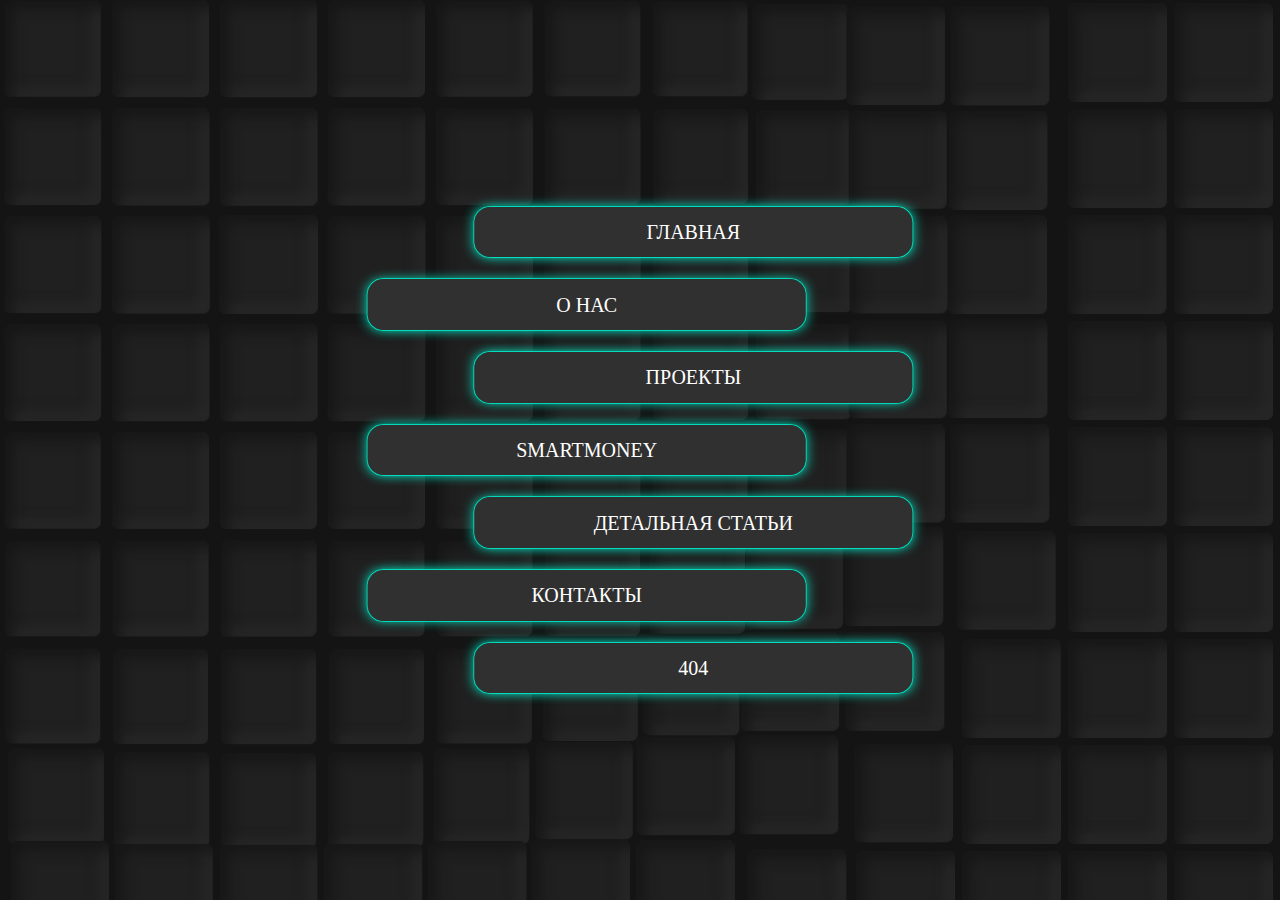
<file: index.html>
<!DOCTYPE html>
<html lang="ru">
  <head>
    <meta charset="UTF-8" />
    <meta http-equiv="X-UA-Compatible" content="IE=edge" />
    <meta name="viewport" content="width=device-width, initial-scale=1.0" />
    <meta name="description" content="All pages" />
    <!-- favicon-start-->
    <link rel="icon" type="image/x-icon" href="favicon/favicon.ico" />
    <link rel="icon" type="image/png" sizes="16x16" href="favicon/favicon-16x16.png" />
    <link rel="icon" type="image/png" sizes="32x32" href="favicon/favicon-32x32.png" />
    <link rel="icon" type="image/png" sizes="48x48" href="favicon/favicon-48x48.png" />
    <link rel="manifest" href="favicon/manifest.webmanifest" />
    <meta name="mobile-web-app-capable" content="yes" />
    <meta name="theme-color" content="#fff" />
    <meta name="application-name" content="&#x413;&#x41A; PRO" />
    <link rel="apple-touch-icon" sizes="57x57" href="favicon/apple-touch-icon-57x57.png" />
    <link rel="apple-touch-icon" sizes="60x60" href="favicon/apple-touch-icon-60x60.png" />
    <link rel="apple-touch-icon" sizes="72x72" href="favicon/apple-touch-icon-72x72.png" />
    <link rel="apple-touch-icon" sizes="76x76" href="favicon/apple-touch-icon-76x76.png" />
    <link rel="apple-touch-icon" sizes="114x114" href="favicon/apple-touch-icon-114x114.png" />
    <link rel="apple-touch-icon" sizes="120x120" href="favicon/apple-touch-icon-120x120.png" />
    <link rel="apple-touch-icon" sizes="144x144" href="favicon/apple-touch-icon-144x144.png" />
    <link rel="apple-touch-icon" sizes="152x152" href="favicon/apple-touch-icon-152x152.png" />
    <link rel="apple-touch-icon" sizes="167x167" href="favicon/apple-touch-icon-167x167.png" />
    <link rel="apple-touch-icon" sizes="180x180" href="favicon/apple-touch-icon-180x180.png" />
    <link rel="apple-touch-icon" sizes="1024x1024" href="favicon/apple-touch-icon-1024x1024.png" />
    <meta name="apple-mobile-web-app-capable" content="yes" />
    <meta name="apple-mobile-web-app-status-bar-style" content="black-translucent" />
    <meta name="apple-mobile-web-app-title" content="&#x413;&#x41A; PRO" />
    <link rel="yandex-tableau-widget" href="favicon/yandex-browser-manifest.json" />
    <!-- favicon-end-->
    <title>ГК PRO - Все страницы</title>
    <style>
      *,
      *::before,
      *::after {
        box-sizing: border-box;
      }

      html,
      body {
        margin: 0;
        padding: 0;
        font-family: 'Times New Roman', Times, serif;
        font-style: normal;
        font-weight: 400;
        line-height: 1.2;
      }

      html {
        font-size: 0.5208335vw;
      }

      body {
        font-size: 1.6rem;
        color: #000;
        background-color: #fff;
      }

      a {
        text-decoration: none;
        cursor: pointer;
        outline: none;
        font: inherit;
        color: unset;
      }

      a:hover,
      a:active {
        outline: none;
      }

      @media (max-width: 48em) {
        html {
          font-size: 5px;
          font-size: 1.5625vw;
          font-size: calc(100 / 375) * 5vw;
          -webkit-text-size-adjust: none;
        }

        body {
          font-size: 3.2rem;
          -webkit-text-size-adjust: none;
        }
      }

      .index {
        position: relative;
        display: flex;
        flex-direction: column;
        align-items: center;
        justify-content: center;
        gap: 3rem;
        width: 100%;
        min-height: 100vh;
        padding: 10rem;
      }

      .index:before {
        content: '';
        position: fixed;
        left: 0;
        top: 0;
        z-index: -1;
        width: 100%;
        height: 100%;
        transform: translateY(-100%);
        background: linear-gradient(rgb(20, 20, 20) 20%, var(--color-transparent) 50%, rgb(20, 20, 20) 80%);
        animation: bg 4.8s linear 1s infinite;
      }

      @keyframes bg {
        from {
          transform: translateY(-200%);
        }

        to {
          transform: translateY(200%);
        }
      }

      .index:after {
        content: '';
        position: fixed;
        left: 0;
        top: 0;
        z-index: -2;
        width: 100%;
        height: 100%;
        background-color: rgb(20, 20, 20);
      }

      .index__bg {
        position: absolute;
        left: 0;
        top: 0;
        width: 100%;
        height: 100%;
        overflow: hidden;
      }

      .index__item {
        position: relative;
        z-index: 5;
        display: block;
        min-width: 66rem;
        padding: 2rem 5rem;
        border-radius: 2.4rem;
        border: 1px solid var(--color-transparent);
        font-size: 3rem;
        color: white;
        text-align: center;
        text-transform: uppercase;
        transition: transform 0.5s ease;
      }

      @media (min-width: 48.01em) {
        .index__item:nth-child(odd) {
          transform: translateX(-8rem);
        }

        .index__item:nth-child(even) {
          transform: translateX(8rem);
        }
      }

      .index__item:before {
        content: '';
        position: absolute;
        left: 50%;
        top: 50%;
        z-index: -2;
        width: 105%;
        height: 120%;
        transform: translate(-50%, -50%) scale(0.95, 0.83);
        border-radius: inherit;
        filter: blur(1rem);
        background-color: var(--color);
        transition: transform 0.5s ease, filter 0.5s ease;
      }

      .index__item:after {
        content: '';
        position: absolute;
        left: 0;
        top: 0;
        z-index: -1;
        width: 100%;
        height: 100%;
        border-radius: inherit;
        background-color: #303030;
      }

      .index__item:hover:before {
        transform: translate(-50%, -50%) scale(1);
        filter: blur(1.5rem);
      }

      .animation-wrapper {
        width: 100%;
        height: 100%;
      }

      .stagger-visualizer {
        position: relative;
        width: 100%;
        height: 100%;
        transform-origin: left top;
      }

      .stagger-visualizer .dots-wrapper {
        transform: translateZ(0);
        position: absolute;
        top: 0;
        left: 0;
        width: 100%;
        height: 100%;
        display: flex;
        flex-wrap: wrap;
        justify-content: center;
        align-items: center;
      }

      .stagger-visualizer .dot {
        position: relative;
        z-index: 1;
        width: 7.77%;
        height: 14.9rem;
        margin: 0.5rem;
        transition: background-color 1.5s ease;
        border-radius: 1rem;
        background: #202020;
        box-shadow: inset 1.2rem 1.2rem 2rem #171717, inset -1.2rem -1.2rem 2rem #292929;
        will-change: transform;
      }

      .stagger-visualizer .dot.active {
        background-color: var(--color);
      }

      .stagger-visualizer .dot:hover {
        background-color: var(--color);
        transition: background-color 0.1s ease;
      }

      @media (max-width: 48em) {
        .stagger-visualizer .dot {
          width: 18.6%;
          height: 13.8rem;
        }

        .index {
          gap: 3rem;
          padding: 10rem 4rem;
        }

        .index__item {
          min-width: auto;
          width: 100%;
          padding: 2.5rem 4rem;
          border-radius: 100rem;
        }

        .index__item:before {
          transform: translate(-50%, -50%) scale(0.97, 0.88);
        }
      }
    </style>
  </head>
  <body>
    <div class="index">
      <div class="index__bg">
        <div class="animation-wrapper">
          <div class="stagger-visualizer">
            <div class="dots-wrapper"></div>
          </div>
        </div>
      </div>
      <a class="index__item" href="main.html" target="_blank">Главная</a
      ><a class="index__item" href="about.html" target="_blank">О нас</a
      ><a class="index__item" href="projects.html" target="_blank">Проекты</a
      ><a class="index__item" href="smartmoney.html" target="_blank">Smartmoney</a
      ><a class="index__item" href="article.html" target="_blank">Детальная статьи</a
      ><a class="index__item" href="contacts.html" target="_blank">Контакты</a
      ><a class="index__item" href="404.html" target="_blank">404</a>
    </div>
    <script>
      !(function (e, t) {
        'use strict';
        'object' == typeof module && 'object' == typeof module.exports
          ? (module.exports = e.document
              ? t(e, !0)
              : function (e) {
                  if (!e.document) throw new Error('jQuery requires a window with a document');
                  return t(e);
                })
          : t(e);
      })('undefined' != typeof window ? window : this, function (ie, e) {
        'use strict';
        var oe = [],
          r = Object.getPrototypeOf,
          ae = oe.slice,
          g = oe.flat
            ? function (e) {
                return oe.flat.call(e);
              }
            : function (e) {
                return oe.concat.apply([], e);
              },
          s = oe.push,
          se = oe.indexOf,
          n = {},
          i = n.toString,
          ue = n.hasOwnProperty,
          o = ue.toString,
          a = o.call(Object),
          le = {},
          v = function (e) {
            return 'function' == typeof e && 'number' != typeof e.nodeType && 'function' != typeof e.item;
          },
          y = function (e) {
            return null != e && e === e.window;
          },
          C = ie.document,
          u = { type: !0, src: !0, nonce: !0, noModule: !0 };
        function m(e, t, n) {
          var r,
            i,
            o = (n = n || C).createElement('script');
          if (((o.text = e), t))
            for (r in u) (i = t[r] || (t.getAttribute && t.getAttribute(r))) && o.setAttribute(r, i);
          n.head.appendChild(o).parentNode.removeChild(o);
        }
        function x(e) {
          return null == e
            ? e + ''
            : 'object' == typeof e || 'function' == typeof e
            ? n[i.call(e)] || 'object'
            : typeof e;
        }
        var t = '3.7.0',
          l = /HTML$/i,
          ce = function (e, t) {
            return new ce.fn.init(e, t);
          };
        function c(e) {
          var t = !!e && 'length' in e && e.length,
            n = x(e);
          return !v(e) && !y(e) && ('array' === n || 0 === t || ('number' == typeof t && 0 < t && t - 1 in e));
        }
        function fe(e, t) {
          return e.nodeName && e.nodeName.toLowerCase() === t.toLowerCase();
        }
        (ce.fn = ce.prototype =
          {
            jquery: t,
            constructor: ce,
            length: 0,
            toArray: function () {
              return ae.call(this);
            },
            get: function (e) {
              return null == e ? ae.call(this) : e < 0 ? this[e + this.length] : this[e];
            },
            pushStack: function (e) {
              var t = ce.merge(this.constructor(), e);
              return (t.prevObject = this), t;
            },
            each: function (e) {
              return ce.each(this, e);
            },
            map: function (n) {
              return this.pushStack(
                ce.map(this, function (e, t) {
                  return n.call(e, t, e);
                })
              );
            },
            slice: function () {
              return this.pushStack(ae.apply(this, arguments));
            },
            first: function () {
              return this.eq(0);
            },
            last: function () {
              return this.eq(-1);
            },
            even: function () {
              return this.pushStack(
                ce.grep(this, function (e, t) {
                  return (t + 1) % 2;
                })
              );
            },
            odd: function () {
              return this.pushStack(
                ce.grep(this, function (e, t) {
                  return t % 2;
                })
              );
            },
            eq: function (e) {
              var t = this.length,
                n = +e + (e < 0 ? t : 0);
              return this.pushStack(0 <= n && n < t ? [this[n]] : []);
            },
            end: function () {
              return this.prevObject || this.constructor();
            },
            push: s,
            sort: oe.sort,
            splice: oe.splice,
          }),
          (ce.extend = ce.fn.extend =
            function () {
              var e,
                t,
                n,
                r,
                i,
                o,
                a = arguments[0] || {},
                s = 1,
                u = arguments.length,
                l = !1;
              for (
                'boolean' == typeof a && ((l = a), (a = arguments[s] || {}), s++),
                  'object' == typeof a || v(a) || (a = {}),
                  s === u && ((a = this), s--);
                s < u;
                s++
              )
                if (null != (e = arguments[s]))
                  for (t in e)
                    (r = e[t]),
                      '__proto__' !== t &&
                        a !== r &&
                        (l && r && (ce.isPlainObject(r) || (i = Array.isArray(r)))
                          ? ((n = a[t]),
                            (o = i && !Array.isArray(n) ? [] : i || ce.isPlainObject(n) ? n : {}),
                            (i = !1),
                            (a[t] = ce.extend(l, o, r)))
                          : void 0 !== r && (a[t] = r));
              return a;
            }),
          ce.extend({
            expando: 'jQuery' + (t + Math.random()).replace(/\D/g, ''),
            isReady: !0,
            error: function (e) {
              throw new Error(e);
            },
            noop: function () {},
            isPlainObject: function (e) {
              var t, n;
              return (
                !(!e || '[object Object]' !== i.call(e)) &&
                (!(t = r(e)) ||
                  ('function' == typeof (n = ue.call(t, 'constructor') && t.constructor) && o.call(n) === a))
              );
            },
            isEmptyObject: function (e) {
              var t;
              for (t in e) return !1;
              return !0;
            },
            globalEval: function (e, t, n) {
              m(e, { nonce: t && t.nonce }, n);
            },
            each: function (e, t) {
              var n,
                r = 0;
              if (c(e)) {
                for (n = e.length; r < n; r++) if (!1 === t.call(e[r], r, e[r])) break;
              } else for (r in e) if (!1 === t.call(e[r], r, e[r])) break;
              return e;
            },
            text: function (e) {
              var t,
                n = '',
                r = 0,
                i = e.nodeType;
              if (i) {
                if (1 === i || 9 === i || 11 === i) return e.textContent;
                if (3 === i || 4 === i) return e.nodeValue;
              } else while ((t = e[r++])) n += ce.text(t);
              return n;
            },
            makeArray: function (e, t) {
              var n = t || [];
              return null != e && (c(Object(e)) ? ce.merge(n, 'string' == typeof e ? [e] : e) : s.call(n, e)), n;
            },
            inArray: function (e, t, n) {
              return null == t ? -1 : se.call(t, e, n);
            },
            isXMLDoc: function (e) {
              var t = e && e.namespaceURI,
                n = e && (e.ownerDocument || e).documentElement;
              return !l.test(t || (n && n.nodeName) || 'HTML');
            },
            merge: function (e, t) {
              for (var n = +t.length, r = 0, i = e.length; r < n; r++) e[i++] = t[r];
              return (e.length = i), e;
            },
            grep: function (e, t, n) {
              for (var r = [], i = 0, o = e.length, a = !n; i < o; i++) !t(e[i], i) !== a && r.push(e[i]);
              return r;
            },
            map: function (e, t, n) {
              var r,
                i,
                o = 0,
                a = [];
              if (c(e)) for (r = e.length; o < r; o++) null != (i = t(e[o], o, n)) && a.push(i);
              else for (o in e) null != (i = t(e[o], o, n)) && a.push(i);
              return g(a);
            },
            guid: 1,
            support: le,
          }),
          'function' == typeof Symbol && (ce.fn[Symbol.iterator] = oe[Symbol.iterator]),
          ce.each('Boolean Number String Function Array Date RegExp Object Error Symbol'.split(' '), function (e, t) {
            n['[object ' + t + ']'] = t.toLowerCase();
          });
        var pe = oe.pop,
          de = oe.sort,
          he = oe.splice,
          ge = '[\\x20\\t\\r\\n\\f]',
          ve = new RegExp('^' + ge + '+|((?:^|[^\\\\])(?:\\\\.)*)' + ge + '+$', 'g');
        ce.contains = function (e, t) {
          var n = t && t.parentNode;
          return (
            e === n ||
            !(
              !n ||
              1 !== n.nodeType ||
              !(e.contains ? e.contains(n) : e.compareDocumentPosition && 16 & e.compareDocumentPosition(n))
            )
          );
        };
        var f = /([\0-\x1f\x7f]|^-?\d)|^-$|[^\x80-\uFFFF\w-]/g;
        function p(e, t) {
          return t
            ? '\0' === e
              ? '\ufffd'
              : e.slice(0, -1) + '\\' + e.charCodeAt(e.length - 1).toString(16) + ' '
            : '\\' + e;
        }
        ce.escapeSelector = function (e) {
          return (e + '').replace(f, p);
        };
        var ye = C,
          me = s;
        !(function () {
          var e,
            b,
            w,
            o,
            a,
            T,
            r,
            C,
            d,
            i,
            k = me,
            S = ce.expando,
            E = 0,
            n = 0,
            s = W(),
            c = W(),
            u = W(),
            h = W(),
            l = function (e, t) {
              return e === t && (a = !0), 0;
            },
            f =
              'checked|selected|async|autofocus|autoplay|controls|defer|disabled|hidden|ismap|loop|multiple|open|readonly|required|scoped',
            t = '(?:\\\\[\\da-fA-F]{1,6}' + ge + '?|\\\\[^\\r\\n\\f]|[\\w-]|[^\0-\\x7f])+',
            p =
              '\\[' +
              ge +
              '*(' +
              t +
              ')(?:' +
              ge +
              '*([*^$|!~]?=)' +
              ge +
              '*(?:\'((?:\\\\.|[^\\\\\'])*)\'|"((?:\\\\.|[^\\\\"])*)"|(' +
              t +
              '))|)' +
              ge +
              '*\\]',
            g =
              ':(' +
              t +
              ')(?:\\(((\'((?:\\\\.|[^\\\\\'])*)\'|"((?:\\\\.|[^\\\\"])*)")|((?:\\\\.|[^\\\\()[\\]]|' +
              p +
              ')*)|.*)\\)|)',
            v = new RegExp(ge + '+', 'g'),
            y = new RegExp('^' + ge + '*,' + ge + '*'),
            m = new RegExp('^' + ge + '*([>+~]|' + ge + ')' + ge + '*'),
            x = new RegExp(ge + '|>'),
            j = new RegExp(g),
            A = new RegExp('^' + t + '$'),
            D = {
              ID: new RegExp('^#(' + t + ')'),
              CLASS: new RegExp('^\\.(' + t + ')'),
              TAG: new RegExp('^(' + t + '|[*])'),
              ATTR: new RegExp('^' + p),
              PSEUDO: new RegExp('^' + g),
              CHILD: new RegExp(
                '^:(only|first|last|nth|nth-last)-(child|of-type)(?:\\(' +
                  ge +
                  '*(even|odd|(([+-]|)(\\d*)n|)' +
                  ge +
                  '*(?:([+-]|)' +
                  ge +
                  '*(\\d+)|))' +
                  ge +
                  '*\\)|)',
                'i'
              ),
              bool: new RegExp('^(?:' + f + ')$', 'i'),
              needsContext: new RegExp(
                '^' +
                  ge +
                  '*[>+~]|:(even|odd|eq|gt|lt|nth|first|last)(?:\\(' +
                  ge +
                  '*((?:-\\d)?\\d*)' +
                  ge +
                  '*\\)|)(?=[^-]|$)',
                'i'
              ),
            },
            N = /^(?:input|select|textarea|button)$/i,
            q = /^h\d$/i,
            L = /^(?:#([\w-]+)|(\w+)|\.([\w-]+))$/,
            H = /[+~]/,
            O = new RegExp('\\\\[\\da-fA-F]{1,6}' + ge + '?|\\\\([^\\r\\n\\f])', 'g'),
            P = function (e, t) {
              var n = '0x' + e.slice(1) - 65536;
              return (
                t ||
                (n < 0 ? String.fromCharCode(n + 65536) : String.fromCharCode((n >> 10) | 55296, (1023 & n) | 56320))
              );
            },
            R = function () {
              V();
            },
            M = J(
              function (e) {
                return !0 === e.disabled && fe(e, 'fieldset');
              },
              { dir: 'parentNode', next: 'legend' }
            );
          try {
            k.apply((oe = ae.call(ye.childNodes)), ye.childNodes), oe[ye.childNodes.length].nodeType;
          } catch (e) {
            k = {
              apply: function (e, t) {
                me.apply(e, ae.call(t));
              },
              call: function (e) {
                me.apply(e, ae.call(arguments, 1));
              },
            };
          }
          function I(t, e, n, r) {
            var i,
              o,
              a,
              s,
              u,
              l,
              c,
              f = e && e.ownerDocument,
              p = e ? e.nodeType : 9;
            if (((n = n || []), 'string' != typeof t || !t || (1 !== p && 9 !== p && 11 !== p))) return n;
            if (!r && (V(e), (e = e || T), C)) {
              if (11 !== p && (u = L.exec(t)))
                if ((i = u[1])) {
                  if (9 === p) {
                    if (!(a = e.getElementById(i))) return n;
                    if (a.id === i) return k.call(n, a), n;
                  } else if (f && (a = f.getElementById(i)) && I.contains(e, a) && a.id === i) return k.call(n, a), n;
                } else {
                  if (u[2]) return k.apply(n, e.getElementsByTagName(t)), n;
                  if ((i = u[3]) && e.getElementsByClassName) return k.apply(n, e.getElementsByClassName(i)), n;
                }
              if (!(h[t + ' '] || (d && d.test(t)))) {
                if (((c = t), (f = e), 1 === p && (x.test(t) || m.test(t)))) {
                  ((f = (H.test(t) && z(e.parentNode)) || e) == e && le.scope) ||
                    ((s = e.getAttribute('id')) ? (s = ce.escapeSelector(s)) : e.setAttribute('id', (s = S))),
                    (o = (l = Y(t)).length);
                  while (o--) l[o] = (s ? '#' + s : ':scope') + ' ' + Q(l[o]);
                  c = l.join(',');
                }
                try {
                  return k.apply(n, f.querySelectorAll(c)), n;
                } catch (e) {
                  h(t, !0);
                } finally {
                  s === S && e.removeAttribute('id');
                }
              }
            }
            return re(t.replace(ve, '$1'), e, n, r);
          }
          function W() {
            var r = [];
            return function e(t, n) {
              return r.push(t + ' ') > b.cacheLength && delete e[r.shift()], (e[t + ' '] = n);
            };
          }
          function F(e) {
            return (e[S] = !0), e;
          }
          function $(e) {
            var t = T.createElement('fieldset');
            try {
              return !!e(t);
            } catch (e) {
              return !1;
            } finally {
              t.parentNode && t.parentNode.removeChild(t), (t = null);
            }
          }
          function B(t) {
            return function (e) {
              return fe(e, 'input') && e.type === t;
            };
          }
          function _(t) {
            return function (e) {
              return (fe(e, 'input') || fe(e, 'button')) && e.type === t;
            };
          }
          function X(t) {
            return function (e) {
              return 'form' in e
                ? e.parentNode && !1 === e.disabled
                  ? 'label' in e
                    ? 'label' in e.parentNode
                      ? e.parentNode.disabled === t
                      : e.disabled === t
                    : e.isDisabled === t || (e.isDisabled !== !t && M(e) === t)
                  : e.disabled === t
                : 'label' in e && e.disabled === t;
            };
          }
          function U(a) {
            return F(function (o) {
              return (
                (o = +o),
                F(function (e, t) {
                  var n,
                    r = a([], e.length, o),
                    i = r.length;
                  while (i--) e[(n = r[i])] && (e[n] = !(t[n] = e[n]));
                })
              );
            });
          }
          function z(e) {
            return e && 'undefined' != typeof e.getElementsByTagName && e;
          }
          function V(e) {
            var t,
              n = e ? e.ownerDocument || e : ye;
            return (
              n != T &&
                9 === n.nodeType &&
                n.documentElement &&
                ((r = (T = n).documentElement),
                (C = !ce.isXMLDoc(T)),
                (i = r.matches || r.webkitMatchesSelector || r.msMatchesSelector),
                ye != T && (t = T.defaultView) && t.top !== t && t.addEventListener('unload', R),
                (le.getById = $(function (e) {
                  return (
                    (r.appendChild(e).id = ce.expando), !T.getElementsByName || !T.getElementsByName(ce.expando).length
                  );
                })),
                (le.disconnectedMatch = $(function (e) {
                  return i.call(e, '*');
                })),
                (le.scope = $(function () {
                  return T.querySelectorAll(':scope');
                })),
                (le.cssHas = $(function () {
                  try {
                    return T.querySelector(':has(*,:jqfake)'), !1;
                  } catch (e) {
                    return !0;
                  }
                })),
                le.getById
                  ? ((b.filter.ID = function (e) {
                      var t = e.replace(O, P);
                      return function (e) {
                        return e.getAttribute('id') === t;
                      };
                    }),
                    (b.find.ID = function (e, t) {
                      if ('undefined' != typeof t.getElementById && C) {
                        var n = t.getElementById(e);
                        return n ? [n] : [];
                      }
                    }))
                  : ((b.filter.ID = function (e) {
                      var n = e.replace(O, P);
                      return function (e) {
                        var t = 'undefined' != typeof e.getAttributeNode && e.getAttributeNode('id');
                        return t && t.value === n;
                      };
                    }),
                    (b.find.ID = function (e, t) {
                      if ('undefined' != typeof t.getElementById && C) {
                        var n,
                          r,
                          i,
                          o = t.getElementById(e);
                        if (o) {
                          if ((n = o.getAttributeNode('id')) && n.value === e) return [o];
                          (i = t.getElementsByName(e)), (r = 0);
                          while ((o = i[r++])) if ((n = o.getAttributeNode('id')) && n.value === e) return [o];
                        }
                        return [];
                      }
                    })),
                (b.find.TAG = function (e, t) {
                  return 'undefined' != typeof t.getElementsByTagName
                    ? t.getElementsByTagName(e)
                    : t.querySelectorAll(e);
                }),
                (b.find.CLASS = function (e, t) {
                  if ('undefined' != typeof t.getElementsByClassName && C) return t.getElementsByClassName(e);
                }),
                (d = []),
                $(function (e) {
                  var t;
                  (r.appendChild(e).innerHTML =
                    "<a id='" +
                    S +
                    "' href='' disabled='disabled'></a><select id='" +
                    S +
                    "-\r\\' disabled='disabled'><option selected=''></option></select>"),
                    e.querySelectorAll('[selected]').length || d.push('\\[' + ge + '*(?:value|' + f + ')'),
                    e.querySelectorAll('[id~=' + S + '-]').length || d.push('~='),
                    e.querySelectorAll('a#' + S + '+*').length || d.push('.#.+[+~]'),
                    e.querySelectorAll(':checked').length || d.push(':checked'),
                    (t = T.createElement('input')).setAttribute('type', 'hidden'),
                    e.appendChild(t).setAttribute('name', 'D'),
                    (r.appendChild(e).disabled = !0),
                    2 !== e.querySelectorAll(':disabled').length && d.push(':enabled', ':disabled'),
                    (t = T.createElement('input')).setAttribute('name', ''),
                    e.appendChild(t),
                    e.querySelectorAll("[name='']").length ||
                      d.push('\\[' + ge + '*name' + ge + '*=' + ge + '*(?:\'\'|"")');
                }),
                le.cssHas || d.push(':has'),
                (d = d.length && new RegExp(d.join('|'))),
                (l = function (e, t) {
                  if (e === t) return (a = !0), 0;
                  var n = !e.compareDocumentPosition - !t.compareDocumentPosition;
                  return (
                    n ||
                    (1 & (n = (e.ownerDocument || e) == (t.ownerDocument || t) ? e.compareDocumentPosition(t) : 1) ||
                    (!le.sortDetached && t.compareDocumentPosition(e) === n)
                      ? e === T || (e.ownerDocument == ye && I.contains(ye, e))
                        ? -1
                        : t === T || (t.ownerDocument == ye && I.contains(ye, t))
                        ? 1
                        : o
                        ? se.call(o, e) - se.call(o, t)
                        : 0
                      : 4 & n
                      ? -1
                      : 1)
                  );
                })),
              T
            );
          }
          for (e in ((I.matches = function (e, t) {
            return I(e, null, null, t);
          }),
          (I.matchesSelector = function (e, t) {
            if ((V(e), C && !h[t + ' '] && (!d || !d.test(t))))
              try {
                var n = i.call(e, t);
                if (n || le.disconnectedMatch || (e.document && 11 !== e.document.nodeType)) return n;
              } catch (e) {
                h(t, !0);
              }
            return 0 < I(t, T, null, [e]).length;
          }),
          (I.contains = function (e, t) {
            return (e.ownerDocument || e) != T && V(e), ce.contains(e, t);
          }),
          (I.attr = function (e, t) {
            (e.ownerDocument || e) != T && V(e);
            var n = b.attrHandle[t.toLowerCase()],
              r = n && ue.call(b.attrHandle, t.toLowerCase()) ? n(e, t, !C) : void 0;
            return void 0 !== r ? r : e.getAttribute(t);
          }),
          (I.error = function (e) {
            throw new Error('Syntax error, unrecognized expression: ' + e);
          }),
          (ce.uniqueSort = function (e) {
            var t,
              n = [],
              r = 0,
              i = 0;
            if (((a = !le.sortStable), (o = !le.sortStable && ae.call(e, 0)), de.call(e, l), a)) {
              while ((t = e[i++])) t === e[i] && (r = n.push(i));
              while (r--) he.call(e, n[r], 1);
            }
            return (o = null), e;
          }),
          (ce.fn.uniqueSort = function () {
            return this.pushStack(ce.uniqueSort(ae.apply(this)));
          }),
          ((b = ce.expr =
            {
              cacheLength: 50,
              createPseudo: F,
              match: D,
              attrHandle: {},
              find: {},
              relative: {
                '>': { dir: 'parentNode', first: !0 },
                ' ': { dir: 'parentNode' },
                '+': { dir: 'previousSibling', first: !0 },
                '~': { dir: 'previousSibling' },
              },
              preFilter: {
                ATTR: function (e) {
                  return (
                    (e[1] = e[1].replace(O, P)),
                    (e[3] = (e[3] || e[4] || e[5] || '').replace(O, P)),
                    '~=' === e[2] && (e[3] = ' ' + e[3] + ' '),
                    e.slice(0, 4)
                  );
                },
                CHILD: function (e) {
                  return (
                    (e[1] = e[1].toLowerCase()),
                    'nth' === e[1].slice(0, 3)
                      ? (e[3] || I.error(e[0]),
                        (e[4] = +(e[4] ? e[5] + (e[6] || 1) : 2 * ('even' === e[3] || 'odd' === e[3]))),
                        (e[5] = +(e[7] + e[8] || 'odd' === e[3])))
                      : e[3] && I.error(e[0]),
                    e
                  );
                },
                PSEUDO: function (e) {
                  var t,
                    n = !e[6] && e[2];
                  return D.CHILD.test(e[0])
                    ? null
                    : (e[3]
                        ? (e[2] = e[4] || e[5] || '')
                        : n &&
                          j.test(n) &&
                          (t = Y(n, !0)) &&
                          (t = n.indexOf(')', n.length - t) - n.length) &&
                          ((e[0] = e[0].slice(0, t)), (e[2] = n.slice(0, t))),
                      e.slice(0, 3));
                },
              },
              filter: {
                TAG: function (e) {
                  var t = e.replace(O, P).toLowerCase();
                  return '*' === e
                    ? function () {
                        return !0;
                      }
                    : function (e) {
                        return fe(e, t);
                      };
                },
                CLASS: function (e) {
                  var t = s[e + ' '];
                  return (
                    t ||
                    ((t = new RegExp('(^|' + ge + ')' + e + '(' + ge + '|$)')) &&
                      s(e, function (e) {
                        return t.test(
                          ('string' == typeof e.className && e.className) ||
                            ('undefined' != typeof e.getAttribute && e.getAttribute('class')) ||
                            ''
                        );
                      }))
                  );
                },
                ATTR: function (n, r, i) {
                  return function (e) {
                    var t = I.attr(e, n);
                    return null == t
                      ? '!=' === r
                      : !r ||
                          ((t += ''),
                          '=' === r
                            ? t === i
                            : '!=' === r
                            ? t !== i
                            : '^=' === r
                            ? i && 0 === t.indexOf(i)
                            : '*=' === r
                            ? i && -1 < t.indexOf(i)
                            : '$=' === r
                            ? i && t.slice(-i.length) === i
                            : '~=' === r
                            ? -1 < (' ' + t.replace(v, ' ') + ' ').indexOf(i)
                            : '|=' === r && (t === i || t.slice(0, i.length + 1) === i + '-'));
                  };
                },
                CHILD: function (d, e, t, h, g) {
                  var v = 'nth' !== d.slice(0, 3),
                    y = 'last' !== d.slice(-4),
                    m = 'of-type' === e;
                  return 1 === h && 0 === g
                    ? function (e) {
                        return !!e.parentNode;
                      }
                    : function (e, t, n) {
                        var r,
                          i,
                          o,
                          a,
                          s,
                          u = v !== y ? 'nextSibling' : 'previousSibling',
                          l = e.parentNode,
                          c = m && e.nodeName.toLowerCase(),
                          f = !n && !m,
                          p = !1;
                        if (l) {
                          if (v) {
                            while (u) {
                              o = e;
                              while ((o = o[u])) if (m ? fe(o, c) : 1 === o.nodeType) return !1;
                              s = u = 'only' === d && !s && 'nextSibling';
                            }
                            return !0;
                          }
                          if (((s = [y ? l.firstChild : l.lastChild]), y && f)) {
                            (p = (a = (r = (i = l[S] || (l[S] = {}))[d] || [])[0] === E && r[1]) && r[2]),
                              (o = a && l.childNodes[a]);
                            while ((o = (++a && o && o[u]) || (p = a = 0) || s.pop()))
                              if (1 === o.nodeType && ++p && o === e) {
                                i[d] = [E, a, p];
                                break;
                              }
                          } else if (
                            (f && (p = a = (r = (i = e[S] || (e[S] = {}))[d] || [])[0] === E && r[1]), !1 === p)
                          )
                            while ((o = (++a && o && o[u]) || (p = a = 0) || s.pop()))
                              if (
                                (m ? fe(o, c) : 1 === o.nodeType) &&
                                ++p &&
                                (f && ((i = o[S] || (o[S] = {}))[d] = [E, p]), o === e)
                              )
                                break;
                          return (p -= g) === h || (p % h == 0 && 0 <= p / h);
                        }
                      };
                },
                PSEUDO: function (e, o) {
                  var t,
                    a = b.pseudos[e] || b.setFilters[e.toLowerCase()] || I.error('unsupported pseudo: ' + e);
                  return a[S]
                    ? a(o)
                    : 1 < a.length
                    ? ((t = [e, e, '', o]),
                      b.setFilters.hasOwnProperty(e.toLowerCase())
                        ? F(function (e, t) {
                            var n,
                              r = a(e, o),
                              i = r.length;
                            while (i--) e[(n = se.call(e, r[i]))] = !(t[n] = r[i]);
                          })
                        : function (e) {
                            return a(e, 0, t);
                          })
                    : a;
                },
              },
              pseudos: {
                not: F(function (e) {
                  var r = [],
                    i = [],
                    s = ne(e.replace(ve, '$1'));
                  return s[S]
                    ? F(function (e, t, n, r) {
                        var i,
                          o = s(e, null, r, []),
                          a = e.length;
                        while (a--) (i = o[a]) && (e[a] = !(t[a] = i));
                      })
                    : function (e, t, n) {
                        return (r[0] = e), s(r, null, n, i), (r[0] = null), !i.pop();
                      };
                }),
                has: F(function (t) {
                  return function (e) {
                    return 0 < I(t, e).length;
                  };
                }),
                contains: F(function (t) {
                  return (
                    (t = t.replace(O, P)),
                    function (e) {
                      return -1 < (e.textContent || ce.text(e)).indexOf(t);
                    }
                  );
                }),
                lang: F(function (n) {
                  return (
                    A.test(n || '') || I.error('unsupported lang: ' + n),
                    (n = n.replace(O, P).toLowerCase()),
                    function (e) {
                      var t;
                      do {
                        if ((t = C ? e.lang : e.getAttribute('xml:lang') || e.getAttribute('lang')))
                          return (t = t.toLowerCase()) === n || 0 === t.indexOf(n + '-');
                      } while ((e = e.parentNode) && 1 === e.nodeType);
                      return !1;
                    }
                  );
                }),
                target: function (e) {
                  var t = ie.location && ie.location.hash;
                  return t && t.slice(1) === e.id;
                },
                root: function (e) {
                  return e === r;
                },
                focus: function (e) {
                  return (
                    e ===
                      (function () {
                        try {
                          return T.activeElement;
                        } catch (e) {}
                      })() &&
                    T.hasFocus() &&
                    !!(e.type || e.href || ~e.tabIndex)
                  );
                },
                enabled: X(!1),
                disabled: X(!0),
                checked: function (e) {
                  return (fe(e, 'input') && !!e.checked) || (fe(e, 'option') && !!e.selected);
                },
                selected: function (e) {
                  return e.parentNode && e.parentNode.selectedIndex, !0 === e.selected;
                },
                empty: function (e) {
                  for (e = e.firstChild; e; e = e.nextSibling) if (e.nodeType < 6) return !1;
                  return !0;
                },
                parent: function (e) {
                  return !b.pseudos.empty(e);
                },
                header: function (e) {
                  return q.test(e.nodeName);
                },
                input: function (e) {
                  return N.test(e.nodeName);
                },
                button: function (e) {
                  return (fe(e, 'input') && 'button' === e.type) || fe(e, 'button');
                },
                text: function (e) {
                  var t;
                  return (
                    fe(e, 'input') &&
                    'text' === e.type &&
                    (null == (t = e.getAttribute('type')) || 'text' === t.toLowerCase())
                  );
                },
                first: U(function () {
                  return [0];
                }),
                last: U(function (e, t) {
                  return [t - 1];
                }),
                eq: U(function (e, t, n) {
                  return [n < 0 ? n + t : n];
                }),
                even: U(function (e, t) {
                  for (var n = 0; n < t; n += 2) e.push(n);
                  return e;
                }),
                odd: U(function (e, t) {
                  for (var n = 1; n < t; n += 2) e.push(n);
                  return e;
                }),
                lt: U(function (e, t, n) {
                  var r;
                  for (r = n < 0 ? n + t : t < n ? t : n; 0 <= --r; ) e.push(r);
                  return e;
                }),
                gt: U(function (e, t, n) {
                  for (var r = n < 0 ? n + t : n; ++r < t; ) e.push(r);
                  return e;
                }),
              },
            }).pseudos.nth = b.pseudos.eq),
          { radio: !0, checkbox: !0, file: !0, password: !0, image: !0 }))
            b.pseudos[e] = B(e);
          for (e in { submit: !0, reset: !0 }) b.pseudos[e] = _(e);
          function G() {}
          function Y(e, t) {
            var n,
              r,
              i,
              o,
              a,
              s,
              u,
              l = c[e + ' '];
            if (l) return t ? 0 : l.slice(0);
            (a = e), (s = []), (u = b.preFilter);
            while (a) {
              for (o in ((n && !(r = y.exec(a))) || (r && (a = a.slice(r[0].length) || a), s.push((i = []))),
              (n = !1),
              (r = m.exec(a)) &&
                ((n = r.shift()), i.push({ value: n, type: r[0].replace(ve, ' ') }), (a = a.slice(n.length))),
              b.filter))
                !(r = D[o].exec(a)) ||
                  (u[o] && !(r = u[o](r))) ||
                  ((n = r.shift()), i.push({ value: n, type: o, matches: r }), (a = a.slice(n.length)));
              if (!n) break;
            }
            return t ? a.length : a ? I.error(e) : c(e, s).slice(0);
          }
          function Q(e) {
            for (var t = 0, n = e.length, r = ''; t < n; t++) r += e[t].value;
            return r;
          }
          function J(a, e, t) {
            var s = e.dir,
              u = e.next,
              l = u || s,
              c = t && 'parentNode' === l,
              f = n++;
            return e.first
              ? function (e, t, n) {
                  while ((e = e[s])) if (1 === e.nodeType || c) return a(e, t, n);
                  return !1;
                }
              : function (e, t, n) {
                  var r,
                    i,
                    o = [E, f];
                  if (n) {
                    while ((e = e[s])) if ((1 === e.nodeType || c) && a(e, t, n)) return !0;
                  } else
                    while ((e = e[s]))
                      if (1 === e.nodeType || c)
                        if (((i = e[S] || (e[S] = {})), u && fe(e, u))) e = e[s] || e;
                        else {
                          if ((r = i[l]) && r[0] === E && r[1] === f) return (o[2] = r[2]);
                          if (((i[l] = o)[2] = a(e, t, n))) return !0;
                        }
                  return !1;
                };
          }
          function K(i) {
            return 1 < i.length
              ? function (e, t, n) {
                  var r = i.length;
                  while (r--) if (!i[r](e, t, n)) return !1;
                  return !0;
                }
              : i[0];
          }
          function Z(e, t, n, r, i) {
            for (var o, a = [], s = 0, u = e.length, l = null != t; s < u; s++)
              (o = e[s]) && ((n && !n(o, r, i)) || (a.push(o), l && t.push(s)));
            return a;
          }
          function ee(d, h, g, v, y, e) {
            return (
              v && !v[S] && (v = ee(v)),
              y && !y[S] && (y = ee(y, e)),
              F(function (e, t, n, r) {
                var i,
                  o,
                  a,
                  s,
                  u = [],
                  l = [],
                  c = t.length,
                  f =
                    e ||
                    (function (e, t, n) {
                      for (var r = 0, i = t.length; r < i; r++) I(e, t[r], n);
                      return n;
                    })(h || '*', n.nodeType ? [n] : n, []),
                  p = !d || (!e && h) ? f : Z(f, u, d, n, r);
                if ((g ? g(p, (s = y || (e ? d : c || v) ? [] : t), n, r) : (s = p), v)) {
                  (i = Z(s, l)), v(i, [], n, r), (o = i.length);
                  while (o--) (a = i[o]) && (s[l[o]] = !(p[l[o]] = a));
                }
                if (e) {
                  if (y || d) {
                    if (y) {
                      (i = []), (o = s.length);
                      while (o--) (a = s[o]) && i.push((p[o] = a));
                      y(null, (s = []), i, r);
                    }
                    o = s.length;
                    while (o--) (a = s[o]) && -1 < (i = y ? se.call(e, a) : u[o]) && (e[i] = !(t[i] = a));
                  }
                } else (s = Z(s === t ? s.splice(c, s.length) : s)), y ? y(null, t, s, r) : k.apply(t, s);
              })
            );
          }
          function te(e) {
            for (
              var i,
                t,
                n,
                r = e.length,
                o = b.relative[e[0].type],
                a = o || b.relative[' '],
                s = o ? 1 : 0,
                u = J(
                  function (e) {
                    return e === i;
                  },
                  a,
                  !0
                ),
                l = J(
                  function (e) {
                    return -1 < se.call(i, e);
                  },
                  a,
                  !0
                ),
                c = [
                  function (e, t, n) {
                    var r = (!o && (n || t != w)) || ((i = t).nodeType ? u(e, t, n) : l(e, t, n));
                    return (i = null), r;
                  },
                ];
              s < r;
              s++
            )
              if ((t = b.relative[e[s].type])) c = [J(K(c), t)];
              else {
                if ((t = b.filter[e[s].type].apply(null, e[s].matches))[S]) {
                  for (n = ++s; n < r; n++) if (b.relative[e[n].type]) break;
                  return ee(
                    1 < s && K(c),
                    1 < s && Q(e.slice(0, s - 1).concat({ value: ' ' === e[s - 2].type ? '*' : '' })).replace(ve, '$1'),
                    t,
                    s < n && te(e.slice(s, n)),
                    n < r && te((e = e.slice(n))),
                    n < r && Q(e)
                  );
                }
                c.push(t);
              }
            return K(c);
          }
          function ne(e, t) {
            var n,
              v,
              y,
              m,
              x,
              r,
              i = [],
              o = [],
              a = u[e + ' '];
            if (!a) {
              t || (t = Y(e)), (n = t.length);
              while (n--) (a = te(t[n]))[S] ? i.push(a) : o.push(a);
              (a = u(
                e,
                ((v = o),
                (m = 0 < (y = i).length),
                (x = 0 < v.length),
                (r = function (e, t, n, r, i) {
                  var o,
                    a,
                    s,
                    u = 0,
                    l = '0',
                    c = e && [],
                    f = [],
                    p = w,
                    d = e || (x && b.find.TAG('*', i)),
                    h = (E += null == p ? 1 : Math.random() || 0.1),
                    g = d.length;
                  for (i && (w = t == T || t || i); l !== g && null != (o = d[l]); l++) {
                    if (x && o) {
                      (a = 0), t || o.ownerDocument == T || (V(o), (n = !C));
                      while ((s = v[a++]))
                        if (s(o, t || T, n)) {
                          k.call(r, o);
                          break;
                        }
                      i && (E = h);
                    }
                    m && ((o = !s && o) && u--, e && c.push(o));
                  }
                  if (((u += l), m && l !== u)) {
                    a = 0;
                    while ((s = y[a++])) s(c, f, t, n);
                    if (e) {
                      if (0 < u) while (l--) c[l] || f[l] || (f[l] = pe.call(r));
                      f = Z(f);
                    }
                    k.apply(r, f), i && !e && 0 < f.length && 1 < u + y.length && ce.uniqueSort(r);
                  }
                  return i && ((E = h), (w = p)), c;
                }),
                m ? F(r) : r)
              )).selector = e;
            }
            return a;
          }
          function re(e, t, n, r) {
            var i,
              o,
              a,
              s,
              u,
              l = 'function' == typeof e && e,
              c = !r && Y((e = l.selector || e));
            if (((n = n || []), 1 === c.length)) {
              if (
                2 < (o = c[0] = c[0].slice(0)).length &&
                'ID' === (a = o[0]).type &&
                9 === t.nodeType &&
                C &&
                b.relative[o[1].type]
              ) {
                if (!(t = (b.find.ID(a.matches[0].replace(O, P), t) || [])[0])) return n;
                l && (t = t.parentNode), (e = e.slice(o.shift().value.length));
              }
              i = D.needsContext.test(e) ? 0 : o.length;
              while (i--) {
                if (((a = o[i]), b.relative[(s = a.type)])) break;
                if (
                  (u = b.find[s]) &&
                  (r = u(a.matches[0].replace(O, P), (H.test(o[0].type) && z(t.parentNode)) || t))
                ) {
                  if ((o.splice(i, 1), !(e = r.length && Q(o)))) return k.apply(n, r), n;
                  break;
                }
              }
            }
            return (l || ne(e, c))(r, t, !C, n, !t || (H.test(e) && z(t.parentNode)) || t), n;
          }
          (G.prototype = b.filters = b.pseudos),
            (b.setFilters = new G()),
            (le.sortStable = S.split('').sort(l).join('') === S),
            V(),
            (le.sortDetached = $(function (e) {
              return 1 & e.compareDocumentPosition(T.createElement('fieldset'));
            })),
            (ce.find = I),
            (ce.expr[':'] = ce.expr.pseudos),
            (ce.unique = ce.uniqueSort),
            (I.compile = ne),
            (I.select = re),
            (I.setDocument = V),
            (I.escape = ce.escapeSelector),
            (I.getText = ce.text),
            (I.isXML = ce.isXMLDoc),
            (I.selectors = ce.expr),
            (I.support = ce.support),
            (I.uniqueSort = ce.uniqueSort);
        })();
        var d = function (e, t, n) {
            var r = [],
              i = void 0 !== n;
            while ((e = e[t]) && 9 !== e.nodeType)
              if (1 === e.nodeType) {
                if (i && ce(e).is(n)) break;
                r.push(e);
              }
            return r;
          },
          h = function (e, t) {
            for (var n = []; e; e = e.nextSibling) 1 === e.nodeType && e !== t && n.push(e);
            return n;
          },
          b = ce.expr.match.needsContext,
          w = /^<([a-z][^\/\0>:\x20\t\r\n\f]*)[\x20\t\r\n\f]*\/?>(?:<\/\1>|)$/i;
        function T(e, n, r) {
          return v(n)
            ? ce.grep(e, function (e, t) {
                return !!n.call(e, t, e) !== r;
              })
            : n.nodeType
            ? ce.grep(e, function (e) {
                return (e === n) !== r;
              })
            : 'string' != typeof n
            ? ce.grep(e, function (e) {
                return -1 < se.call(n, e) !== r;
              })
            : ce.filter(n, e, r);
        }
        (ce.filter = function (e, t, n) {
          var r = t[0];
          return (
            n && (e = ':not(' + e + ')'),
            1 === t.length && 1 === r.nodeType
              ? ce.find.matchesSelector(r, e)
                ? [r]
                : []
              : ce.find.matches(
                  e,
                  ce.grep(t, function (e) {
                    return 1 === e.nodeType;
                  })
                )
          );
        }),
          ce.fn.extend({
            find: function (e) {
              var t,
                n,
                r = this.length,
                i = this;
              if ('string' != typeof e)
                return this.pushStack(
                  ce(e).filter(function () {
                    for (t = 0; t < r; t++) if (ce.contains(i[t], this)) return !0;
                  })
                );
              for (n = this.pushStack([]), t = 0; t < r; t++) ce.find(e, i[t], n);
              return 1 < r ? ce.uniqueSort(n) : n;
            },
            filter: function (e) {
              return this.pushStack(T(this, e || [], !1));
            },
            not: function (e) {
              return this.pushStack(T(this, e || [], !0));
            },
            is: function (e) {
              return !!T(this, 'string' == typeof e && b.test(e) ? ce(e) : e || [], !1).length;
            },
          });
        var k,
          S = /^(?:\s*(<[\w\W]+>)[^>]*|#([\w-]+))$/;
        ((ce.fn.init = function (e, t, n) {
          var r, i;
          if (!e) return this;
          if (((n = n || k), 'string' == typeof e)) {
            if (
              !(r = '<' === e[0] && '>' === e[e.length - 1] && 3 <= e.length ? [null, e, null] : S.exec(e)) ||
              (!r[1] && t)
            )
              return !t || t.jquery ? (t || n).find(e) : this.constructor(t).find(e);
            if (r[1]) {
              if (
                ((t = t instanceof ce ? t[0] : t),
                ce.merge(this, ce.parseHTML(r[1], t && t.nodeType ? t.ownerDocument || t : C, !0)),
                w.test(r[1]) && ce.isPlainObject(t))
              )
                for (r in t) v(this[r]) ? this[r](t[r]) : this.attr(r, t[r]);
              return this;
            }
            return (i = C.getElementById(r[2])) && ((this[0] = i), (this.length = 1)), this;
          }
          return e.nodeType
            ? ((this[0] = e), (this.length = 1), this)
            : v(e)
            ? void 0 !== n.ready
              ? n.ready(e)
              : e(ce)
            : ce.makeArray(e, this);
        }).prototype = ce.fn),
          (k = ce(C));
        var E = /^(?:parents|prev(?:Until|All))/,
          j = { children: !0, contents: !0, next: !0, prev: !0 };
        function A(e, t) {
          while ((e = e[t]) && 1 !== e.nodeType);
          return e;
        }
        ce.fn.extend({
          has: function (e) {
            var t = ce(e, this),
              n = t.length;
            return this.filter(function () {
              for (var e = 0; e < n; e++) if (ce.contains(this, t[e])) return !0;
            });
          },
          closest: function (e, t) {
            var n,
              r = 0,
              i = this.length,
              o = [],
              a = 'string' != typeof e && ce(e);
            if (!b.test(e))
              for (; r < i; r++)
                for (n = this[r]; n && n !== t; n = n.parentNode)
                  if (n.nodeType < 11 && (a ? -1 < a.index(n) : 1 === n.nodeType && ce.find.matchesSelector(n, e))) {
                    o.push(n);
                    break;
                  }
            return this.pushStack(1 < o.length ? ce.uniqueSort(o) : o);
          },
          index: function (e) {
            return e
              ? 'string' == typeof e
                ? se.call(ce(e), this[0])
                : se.call(this, e.jquery ? e[0] : e)
              : this[0] && this[0].parentNode
              ? this.first().prevAll().length
              : -1;
          },
          add: function (e, t) {
            return this.pushStack(ce.uniqueSort(ce.merge(this.get(), ce(e, t))));
          },
          addBack: function (e) {
            return this.add(null == e ? this.prevObject : this.prevObject.filter(e));
          },
        }),
          ce.each(
            {
              parent: function (e) {
                var t = e.parentNode;
                return t && 11 !== t.nodeType ? t : null;
              },
              parents: function (e) {
                return d(e, 'parentNode');
              },
              parentsUntil: function (e, t, n) {
                return d(e, 'parentNode', n);
              },
              next: function (e) {
                return A(e, 'nextSibling');
              },
              prev: function (e) {
                return A(e, 'previousSibling');
              },
              nextAll: function (e) {
                return d(e, 'nextSibling');
              },
              prevAll: function (e) {
                return d(e, 'previousSibling');
              },
              nextUntil: function (e, t, n) {
                return d(e, 'nextSibling', n);
              },
              prevUntil: function (e, t, n) {
                return d(e, 'previousSibling', n);
              },
              siblings: function (e) {
                return h((e.parentNode || {}).firstChild, e);
              },
              children: function (e) {
                return h(e.firstChild);
              },
              contents: function (e) {
                return null != e.contentDocument && r(e.contentDocument)
                  ? e.contentDocument
                  : (fe(e, 'template') && (e = e.content || e), ce.merge([], e.childNodes));
              },
            },
            function (r, i) {
              ce.fn[r] = function (e, t) {
                var n = ce.map(this, i, e);
                return (
                  'Until' !== r.slice(-5) && (t = e),
                  t && 'string' == typeof t && (n = ce.filter(t, n)),
                  1 < this.length && (j[r] || ce.uniqueSort(n), E.test(r) && n.reverse()),
                  this.pushStack(n)
                );
              };
            }
          );
        var D = /[^\x20\t\r\n\f]+/g;
        function N(e) {
          return e;
        }
        function q(e) {
          throw e;
        }
        function L(e, t, n, r) {
          var i;
          try {
            e && v((i = e.promise))
              ? i.call(e).done(t).fail(n)
              : e && v((i = e.then))
              ? i.call(e, t, n)
              : t.apply(void 0, [e].slice(r));
          } catch (e) {
            n.apply(void 0, [e]);
          }
        }
        (ce.Callbacks = function (r) {
          var e, n;
          r =
            'string' == typeof r
              ? ((e = r),
                (n = {}),
                ce.each(e.match(D) || [], function (e, t) {
                  n[t] = !0;
                }),
                n)
              : ce.extend({}, r);
          var i,
            t,
            o,
            a,
            s = [],
            u = [],
            l = -1,
            c = function () {
              for (a = a || r.once, o = i = !0; u.length; l = -1) {
                t = u.shift();
                while (++l < s.length) !1 === s[l].apply(t[0], t[1]) && r.stopOnFalse && ((l = s.length), (t = !1));
              }
              r.memory || (t = !1), (i = !1), a && (s = t ? [] : '');
            },
            f = {
              add: function () {
                return (
                  s &&
                    (t && !i && ((l = s.length - 1), u.push(t)),
                    (function n(e) {
                      ce.each(e, function (e, t) {
                        v(t) ? (r.unique && f.has(t)) || s.push(t) : t && t.length && 'string' !== x(t) && n(t);
                      });
                    })(arguments),
                    t && !i && c()),
                  this
                );
              },
              remove: function () {
                return (
                  ce.each(arguments, function (e, t) {
                    var n;
                    while (-1 < (n = ce.inArray(t, s, n))) s.splice(n, 1), n <= l && l--;
                  }),
                  this
                );
              },
              has: function (e) {
                return e ? -1 < ce.inArray(e, s) : 0 < s.length;
              },
              empty: function () {
                return s && (s = []), this;
              },
              disable: function () {
                return (a = u = []), (s = t = ''), this;
              },
              disabled: function () {
                return !s;
              },
              lock: function () {
                return (a = u = []), t || i || (s = t = ''), this;
              },
              locked: function () {
                return !!a;
              },
              fireWith: function (e, t) {
                return a || ((t = [e, (t = t || []).slice ? t.slice() : t]), u.push(t), i || c()), this;
              },
              fire: function () {
                return f.fireWith(this, arguments), this;
              },
              fired: function () {
                return !!o;
              },
            };
          return f;
        }),
          ce.extend({
            Deferred: function (e) {
              var o = [
                  ['notify', 'progress', ce.Callbacks('memory'), ce.Callbacks('memory'), 2],
                  ['resolve', 'done', ce.Callbacks('once memory'), ce.Callbacks('once memory'), 0, 'resolved'],
                  ['reject', 'fail', ce.Callbacks('once memory'), ce.Callbacks('once memory'), 1, 'rejected'],
                ],
                i = 'pending',
                a = {
                  state: function () {
                    return i;
                  },
                  always: function () {
                    return s.done(arguments).fail(arguments), this;
                  },
                  catch: function (e) {
                    return a.then(null, e);
                  },
                  pipe: function () {
                    var i = arguments;
                    return ce
                      .Deferred(function (r) {
                        ce.each(o, function (e, t) {
                          var n = v(i[t[4]]) && i[t[4]];
                          s[t[1]](function () {
                            var e = n && n.apply(this, arguments);
                            e && v(e.promise)
                              ? e.promise().progress(r.notify).done(r.resolve).fail(r.reject)
                              : r[t[0] + 'With'](this, n ? [e] : arguments);
                          });
                        }),
                          (i = null);
                      })
                      .promise();
                  },
                  then: function (t, n, r) {
                    var u = 0;
                    function l(i, o, a, s) {
                      return function () {
                        var n = this,
                          r = arguments,
                          e = function () {
                            var e, t;
                            if (!(i < u)) {
                              if ((e = a.apply(n, r)) === o.promise()) throw new TypeError('Thenable self-resolution');
                              (t = e && ('object' == typeof e || 'function' == typeof e) && e.then),
                                v(t)
                                  ? s
                                    ? t.call(e, l(u, o, N, s), l(u, o, q, s))
                                    : (u++, t.call(e, l(u, o, N, s), l(u, o, q, s), l(u, o, N, o.notifyWith)))
                                  : (a !== N && ((n = void 0), (r = [e])), (s || o.resolveWith)(n, r));
                            }
                          },
                          t = s
                            ? e
                            : function () {
                                try {
                                  e();
                                } catch (e) {
                                  ce.Deferred.exceptionHook && ce.Deferred.exceptionHook(e, t.error),
                                    u <= i + 1 && (a !== q && ((n = void 0), (r = [e])), o.rejectWith(n, r));
                                }
                              };
                        i
                          ? t()
                          : (ce.Deferred.getErrorHook
                              ? (t.error = ce.Deferred.getErrorHook())
                              : ce.Deferred.getStackHook && (t.error = ce.Deferred.getStackHook()),
                            ie.setTimeout(t));
                      };
                    }
                    return ce
                      .Deferred(function (e) {
                        o[0][3].add(l(0, e, v(r) ? r : N, e.notifyWith)),
                          o[1][3].add(l(0, e, v(t) ? t : N)),
                          o[2][3].add(l(0, e, v(n) ? n : q));
                      })
                      .promise();
                  },
                  promise: function (e) {
                    return null != e ? ce.extend(e, a) : a;
                  },
                },
                s = {};
              return (
                ce.each(o, function (e, t) {
                  var n = t[2],
                    r = t[5];
                  (a[t[1]] = n.add),
                    r &&
                      n.add(
                        function () {
                          i = r;
                        },
                        o[3 - e][2].disable,
                        o[3 - e][3].disable,
                        o[0][2].lock,
                        o[0][3].lock
                      ),
                    n.add(t[3].fire),
                    (s[t[0]] = function () {
                      return s[t[0] + 'With'](this === s ? void 0 : this, arguments), this;
                    }),
                    (s[t[0] + 'With'] = n.fireWith);
                }),
                a.promise(s),
                e && e.call(s, s),
                s
              );
            },
            when: function (e) {
              var n = arguments.length,
                t = n,
                r = Array(t),
                i = ae.call(arguments),
                o = ce.Deferred(),
                a = function (t) {
                  return function (e) {
                    (r[t] = this), (i[t] = 1 < arguments.length ? ae.call(arguments) : e), --n || o.resolveWith(r, i);
                  };
                };
              if (n <= 1 && (L(e, o.done(a(t)).resolve, o.reject, !n), 'pending' === o.state() || v(i[t] && i[t].then)))
                return o.then();
              while (t--) L(i[t], a(t), o.reject);
              return o.promise();
            },
          });
        var H = /^(Eval|Internal|Range|Reference|Syntax|Type|URI)Error$/;
        (ce.Deferred.exceptionHook = function (e, t) {
          ie.console &&
            ie.console.warn &&
            e &&
            H.test(e.name) &&
            ie.console.warn('jQuery.Deferred exception: ' + e.message, e.stack, t);
        }),
          (ce.readyException = function (e) {
            ie.setTimeout(function () {
              throw e;
            });
          });
        var O = ce.Deferred();
        function P() {
          C.removeEventListener('DOMContentLoaded', P), ie.removeEventListener('load', P), ce.ready();
        }
        (ce.fn.ready = function (e) {
          return (
            O.then(e)['catch'](function (e) {
              ce.readyException(e);
            }),
            this
          );
        }),
          ce.extend({
            isReady: !1,
            readyWait: 1,
            ready: function (e) {
              (!0 === e ? --ce.readyWait : ce.isReady) ||
                ((ce.isReady = !0) !== e && 0 < --ce.readyWait) ||
                O.resolveWith(C, [ce]);
            },
          }),
          (ce.ready.then = O.then),
          'complete' === C.readyState || ('loading' !== C.readyState && !C.documentElement.doScroll)
            ? ie.setTimeout(ce.ready)
            : (C.addEventListener('DOMContentLoaded', P), ie.addEventListener('load', P));
        var R = function (e, t, n, r, i, o, a) {
            var s = 0,
              u = e.length,
              l = null == n;
            if ('object' === x(n)) for (s in ((i = !0), n)) R(e, t, s, n[s], !0, o, a);
            else if (
              void 0 !== r &&
              ((i = !0),
              v(r) || (a = !0),
              l &&
                (a
                  ? (t.call(e, r), (t = null))
                  : ((l = t),
                    (t = function (e, t, n) {
                      return l.call(ce(e), n);
                    }))),
              t)
            )
              for (; s < u; s++) t(e[s], n, a ? r : r.call(e[s], s, t(e[s], n)));
            return i ? e : l ? t.call(e) : u ? t(e[0], n) : o;
          },
          M = /^-ms-/,
          I = /-([a-z])/g;
        function W(e, t) {
          return t.toUpperCase();
        }
        function F(e) {
          return e.replace(M, 'ms-').replace(I, W);
        }
        var $ = function (e) {
          return 1 === e.nodeType || 9 === e.nodeType || !+e.nodeType;
        };
        function B() {
          this.expando = ce.expando + B.uid++;
        }
        (B.uid = 1),
          (B.prototype = {
            cache: function (e) {
              var t = e[this.expando];
              return (
                t ||
                  ((t = {}),
                  $(e) &&
                    (e.nodeType
                      ? (e[this.expando] = t)
                      : Object.defineProperty(e, this.expando, { value: t, configurable: !0 }))),
                t
              );
            },
            set: function (e, t, n) {
              var r,
                i = this.cache(e);
              if ('string' == typeof t) i[F(t)] = n;
              else for (r in t) i[F(r)] = t[r];
              return i;
            },
            get: function (e, t) {
              return void 0 === t ? this.cache(e) : e[this.expando] && e[this.expando][F(t)];
            },
            access: function (e, t, n) {
              return void 0 === t || (t && 'string' == typeof t && void 0 === n)
                ? this.get(e, t)
                : (this.set(e, t, n), void 0 !== n ? n : t);
            },
            remove: function (e, t) {
              var n,
                r = e[this.expando];
              if (void 0 !== r) {
                if (void 0 !== t) {
                  n = (t = Array.isArray(t) ? t.map(F) : (t = F(t)) in r ? [t] : t.match(D) || []).length;
                  while (n--) delete r[t[n]];
                }
                (void 0 === t || ce.isEmptyObject(r)) &&
                  (e.nodeType ? (e[this.expando] = void 0) : delete e[this.expando]);
              }
            },
            hasData: function (e) {
              var t = e[this.expando];
              return void 0 !== t && !ce.isEmptyObject(t);
            },
          });
        var _ = new B(),
          X = new B(),
          U = /^(?:\{[\w\W]*\}|\[[\w\W]*\])$/,
          z = /[A-Z]/g;
        function V(e, t, n) {
          var r, i;
          if (void 0 === n && 1 === e.nodeType)
            if (((r = 'data-' + t.replace(z, '-$&').toLowerCase()), 'string' == typeof (n = e.getAttribute(r)))) {
              try {
                n =
                  'true' === (i = n) ||
                  ('false' !== i && ('null' === i ? null : i === +i + '' ? +i : U.test(i) ? JSON.parse(i) : i));
              } catch (e) {}
              X.set(e, t, n);
            } else n = void 0;
          return n;
        }
        ce.extend({
          hasData: function (e) {
            return X.hasData(e) || _.hasData(e);
          },
          data: function (e, t, n) {
            return X.access(e, t, n);
          },
          removeData: function (e, t) {
            X.remove(e, t);
          },
          _data: function (e, t, n) {
            return _.access(e, t, n);
          },
          _removeData: function (e, t) {
            _.remove(e, t);
          },
        }),
          ce.fn.extend({
            data: function (n, e) {
              var t,
                r,
                i,
                o = this[0],
                a = o && o.attributes;
              if (void 0 === n) {
                if (this.length && ((i = X.get(o)), 1 === o.nodeType && !_.get(o, 'hasDataAttrs'))) {
                  t = a.length;
                  while (t--) a[t] && 0 === (r = a[t].name).indexOf('data-') && ((r = F(r.slice(5))), V(o, r, i[r]));
                  _.set(o, 'hasDataAttrs', !0);
                }
                return i;
              }
              return 'object' == typeof n
                ? this.each(function () {
                    X.set(this, n);
                  })
                : R(
                    this,
                    function (e) {
                      var t;
                      if (o && void 0 === e)
                        return void 0 !== (t = X.get(o, n)) ? t : void 0 !== (t = V(o, n)) ? t : void 0;
                      this.each(function () {
                        X.set(this, n, e);
                      });
                    },
                    null,
                    e,
                    1 < arguments.length,
                    null,
                    !0
                  );
            },
            removeData: function (e) {
              return this.each(function () {
                X.remove(this, e);
              });
            },
          }),
          ce.extend({
            queue: function (e, t, n) {
              var r;
              if (e)
                return (
                  (t = (t || 'fx') + 'queue'),
                  (r = _.get(e, t)),
                  n && (!r || Array.isArray(n) ? (r = _.access(e, t, ce.makeArray(n))) : r.push(n)),
                  r || []
                );
            },
            dequeue: function (e, t) {
              t = t || 'fx';
              var n = ce.queue(e, t),
                r = n.length,
                i = n.shift(),
                o = ce._queueHooks(e, t);
              'inprogress' === i && ((i = n.shift()), r--),
                i &&
                  ('fx' === t && n.unshift('inprogress'),
                  delete o.stop,
                  i.call(
                    e,
                    function () {
                      ce.dequeue(e, t);
                    },
                    o
                  )),
                !r && o && o.empty.fire();
            },
            _queueHooks: function (e, t) {
              var n = t + 'queueHooks';
              return (
                _.get(e, n) ||
                _.access(e, n, {
                  empty: ce.Callbacks('once memory').add(function () {
                    _.remove(e, [t + 'queue', n]);
                  }),
                })
              );
            },
          }),
          ce.fn.extend({
            queue: function (t, n) {
              var e = 2;
              return (
                'string' != typeof t && ((n = t), (t = 'fx'), e--),
                arguments.length < e
                  ? ce.queue(this[0], t)
                  : void 0 === n
                  ? this
                  : this.each(function () {
                      var e = ce.queue(this, t, n);
                      ce._queueHooks(this, t), 'fx' === t && 'inprogress' !== e[0] && ce.dequeue(this, t);
                    })
              );
            },
            dequeue: function (e) {
              return this.each(function () {
                ce.dequeue(this, e);
              });
            },
            clearQueue: function (e) {
              return this.queue(e || 'fx', []);
            },
            promise: function (e, t) {
              var n,
                r = 1,
                i = ce.Deferred(),
                o = this,
                a = this.length,
                s = function () {
                  --r || i.resolveWith(o, [o]);
                };
              'string' != typeof e && ((t = e), (e = void 0)), (e = e || 'fx');
              while (a--) (n = _.get(o[a], e + 'queueHooks')) && n.empty && (r++, n.empty.add(s));
              return s(), i.promise(t);
            },
          });
        var G = /[+-]?(?:\d*\.|)\d+(?:[eE][+-]?\d+|)/.source,
          Y = new RegExp('^(?:([+-])=|)(' + G + ')([a-z%]*)$', 'i'),
          Q = ['Top', 'Right', 'Bottom', 'Left'],
          J = C.documentElement,
          K = function (e) {
            return ce.contains(e.ownerDocument, e);
          },
          Z = { composed: !0 };
        J.getRootNode &&
          (K = function (e) {
            return ce.contains(e.ownerDocument, e) || e.getRootNode(Z) === e.ownerDocument;
          });
        var ee = function (e, t) {
          return (
            'none' === (e = t || e).style.display || ('' === e.style.display && K(e) && 'none' === ce.css(e, 'display'))
          );
        };
        function te(e, t, n, r) {
          var i,
            o,
            a = 20,
            s = r
              ? function () {
                  return r.cur();
                }
              : function () {
                  return ce.css(e, t, '');
                },
            u = s(),
            l = (n && n[3]) || (ce.cssNumber[t] ? '' : 'px'),
            c = e.nodeType && (ce.cssNumber[t] || ('px' !== l && +u)) && Y.exec(ce.css(e, t));
          if (c && c[3] !== l) {
            (u /= 2), (l = l || c[3]), (c = +u || 1);
            while (a--) ce.style(e, t, c + l), (1 - o) * (1 - (o = s() / u || 0.5)) <= 0 && (a = 0), (c /= o);
            (c *= 2), ce.style(e, t, c + l), (n = n || []);
          }
          return (
            n &&
              ((c = +c || +u || 0),
              (i = n[1] ? c + (n[1] + 1) * n[2] : +n[2]),
              r && ((r.unit = l), (r.start = c), (r.end = i))),
            i
          );
        }
        var ne = {};
        function re(e, t) {
          for (var n, r, i, o, a, s, u, l = [], c = 0, f = e.length; c < f; c++)
            (r = e[c]).style &&
              ((n = r.style.display),
              t
                ? ('none' === n && ((l[c] = _.get(r, 'display') || null), l[c] || (r.style.display = '')),
                  '' === r.style.display &&
                    ee(r) &&
                    (l[c] =
                      ((u = a = o = void 0),
                      (a = (i = r).ownerDocument),
                      (s = i.nodeName),
                      (u = ne[s]) ||
                        ((o = a.body.appendChild(a.createElement(s))),
                        (u = ce.css(o, 'display')),
                        o.parentNode.removeChild(o),
                        'none' === u && (u = 'block'),
                        (ne[s] = u)))))
                : 'none' !== n && ((l[c] = 'none'), _.set(r, 'display', n)));
          for (c = 0; c < f; c++) null != l[c] && (e[c].style.display = l[c]);
          return e;
        }
        ce.fn.extend({
          show: function () {
            return re(this, !0);
          },
          hide: function () {
            return re(this);
          },
          toggle: function (e) {
            return 'boolean' == typeof e
              ? e
                ? this.show()
                : this.hide()
              : this.each(function () {
                  ee(this) ? ce(this).show() : ce(this).hide();
                });
          },
        });
        var xe,
          be,
          we = /^(?:checkbox|radio)$/i,
          Te = /<([a-z][^\/\0>\x20\t\r\n\f]*)/i,
          Ce = /^$|^module$|\/(?:java|ecma)script/i;
        (xe = C.createDocumentFragment().appendChild(C.createElement('div'))),
          (be = C.createElement('input')).setAttribute('type', 'radio'),
          be.setAttribute('checked', 'checked'),
          be.setAttribute('name', 't'),
          xe.appendChild(be),
          (le.checkClone = xe.cloneNode(!0).cloneNode(!0).lastChild.checked),
          (xe.innerHTML = '<textarea>x</textarea>'),
          (le.noCloneChecked = !!xe.cloneNode(!0).lastChild.defaultValue),
          (xe.innerHTML = '<option></option>'),
          (le.option = !!xe.lastChild);
        var ke = {
          thead: [1, '<table>', '</table>'],
          col: [2, '<table><colgroup>', '</colgroup></table>'],
          tr: [2, '<table><tbody>', '</tbody></table>'],
          td: [3, '<table><tbody><tr>', '</tr></tbody></table>'],
          _default: [0, '', ''],
        };
        function Se(e, t) {
          var n;
          return (
            (n =
              'undefined' != typeof e.getElementsByTagName
                ? e.getElementsByTagName(t || '*')
                : 'undefined' != typeof e.querySelectorAll
                ? e.querySelectorAll(t || '*')
                : []),
            void 0 === t || (t && fe(e, t)) ? ce.merge([e], n) : n
          );
        }
        function Ee(e, t) {
          for (var n = 0, r = e.length; n < r; n++) _.set(e[n], 'globalEval', !t || _.get(t[n], 'globalEval'));
        }
        (ke.tbody = ke.tfoot = ke.colgroup = ke.caption = ke.thead),
          (ke.th = ke.td),
          le.option || (ke.optgroup = ke.option = [1, "<select multiple='multiple'>", '</select>']);
        var je = /<|&#?\w+;/;
        function Ae(e, t, n, r, i) {
          for (var o, a, s, u, l, c, f = t.createDocumentFragment(), p = [], d = 0, h = e.length; d < h; d++)
            if ((o = e[d]) || 0 === o)
              if ('object' === x(o)) ce.merge(p, o.nodeType ? [o] : o);
              else if (je.test(o)) {
                (a = a || f.appendChild(t.createElement('div'))),
                  (s = (Te.exec(o) || ['', ''])[1].toLowerCase()),
                  (u = ke[s] || ke._default),
                  (a.innerHTML = u[1] + ce.htmlPrefilter(o) + u[2]),
                  (c = u[0]);
                while (c--) a = a.lastChild;
                ce.merge(p, a.childNodes), ((a = f.firstChild).textContent = '');
              } else p.push(t.createTextNode(o));
          (f.textContent = ''), (d = 0);
          while ((o = p[d++]))
            if (r && -1 < ce.inArray(o, r)) i && i.push(o);
            else if (((l = K(o)), (a = Se(f.appendChild(o), 'script')), l && Ee(a), n)) {
              c = 0;
              while ((o = a[c++])) Ce.test(o.type || '') && n.push(o);
            }
          return f;
        }
        var De = /^([^.]*)(?:\.(.+)|)/;
        function Ne() {
          return !0;
        }
        function qe() {
          return !1;
        }
        function Le(e, t, n, r, i, o) {
          var a, s;
          if ('object' == typeof t) {
            for (s in ('string' != typeof n && ((r = r || n), (n = void 0)), t)) Le(e, s, n, r, t[s], o);
            return e;
          }
          if (
            (null == r && null == i
              ? ((i = n), (r = n = void 0))
              : null == i && ('string' == typeof n ? ((i = r), (r = void 0)) : ((i = r), (r = n), (n = void 0))),
            !1 === i)
          )
            i = qe;
          else if (!i) return e;
          return (
            1 === o &&
              ((a = i),
              ((i = function (e) {
                return ce().off(e), a.apply(this, arguments);
              }).guid = a.guid || (a.guid = ce.guid++))),
            e.each(function () {
              ce.event.add(this, t, i, r, n);
            })
          );
        }
        function He(e, r, t) {
          t
            ? (_.set(e, r, !1),
              ce.event.add(e, r, {
                namespace: !1,
                handler: function (e) {
                  var t,
                    n = _.get(this, r);
                  if (1 & e.isTrigger && this[r]) {
                    if (n) (ce.event.special[r] || {}).delegateType && e.stopPropagation();
                    else if (
                      ((n = ae.call(arguments)),
                      _.set(this, r, n),
                      this[r](),
                      (t = _.get(this, r)),
                      _.set(this, r, !1),
                      n !== t)
                    )
                      return e.stopImmediatePropagation(), e.preventDefault(), t;
                  } else
                    n &&
                      (_.set(this, r, ce.event.trigger(n[0], n.slice(1), this)),
                      e.stopPropagation(),
                      (e.isImmediatePropagationStopped = Ne));
                },
              }))
            : void 0 === _.get(e, r) && ce.event.add(e, r, Ne);
        }
        (ce.event = {
          global: {},
          add: function (t, e, n, r, i) {
            var o,
              a,
              s,
              u,
              l,
              c,
              f,
              p,
              d,
              h,
              g,
              v = _.get(t);
            if ($(t)) {
              n.handler && ((n = (o = n).handler), (i = o.selector)),
                i && ce.find.matchesSelector(J, i),
                n.guid || (n.guid = ce.guid++),
                (u = v.events) || (u = v.events = Object.create(null)),
                (a = v.handle) ||
                  (a = v.handle =
                    function (e) {
                      return 'undefined' != typeof ce && ce.event.triggered !== e.type
                        ? ce.event.dispatch.apply(t, arguments)
                        : void 0;
                    }),
                (l = (e = (e || '').match(D) || ['']).length);
              while (l--)
                (d = g = (s = De.exec(e[l]) || [])[1]),
                  (h = (s[2] || '').split('.').sort()),
                  d &&
                    ((f = ce.event.special[d] || {}),
                    (d = (i ? f.delegateType : f.bindType) || d),
                    (f = ce.event.special[d] || {}),
                    (c = ce.extend(
                      {
                        type: d,
                        origType: g,
                        data: r,
                        handler: n,
                        guid: n.guid,
                        selector: i,
                        needsContext: i && ce.expr.match.needsContext.test(i),
                        namespace: h.join('.'),
                      },
                      o
                    )),
                    (p = u[d]) ||
                      (((p = u[d] = []).delegateCount = 0),
                      (f.setup && !1 !== f.setup.call(t, r, h, a)) || (t.addEventListener && t.addEventListener(d, a))),
                    f.add && (f.add.call(t, c), c.handler.guid || (c.handler.guid = n.guid)),
                    i ? p.splice(p.delegateCount++, 0, c) : p.push(c),
                    (ce.event.global[d] = !0));
            }
          },
          remove: function (e, t, n, r, i) {
            var o,
              a,
              s,
              u,
              l,
              c,
              f,
              p,
              d,
              h,
              g,
              v = _.hasData(e) && _.get(e);
            if (v && (u = v.events)) {
              l = (t = (t || '').match(D) || ['']).length;
              while (l--)
                if (((d = g = (s = De.exec(t[l]) || [])[1]), (h = (s[2] || '').split('.').sort()), d)) {
                  (f = ce.event.special[d] || {}),
                    (p = u[(d = (r ? f.delegateType : f.bindType) || d)] || []),
                    (s = s[2] && new RegExp('(^|\\.)' + h.join('\\.(?:.*\\.|)') + '(\\.|$)')),
                    (a = o = p.length);
                  while (o--)
                    (c = p[o]),
                      (!i && g !== c.origType) ||
                        (n && n.guid !== c.guid) ||
                        (s && !s.test(c.namespace)) ||
                        (r && r !== c.selector && ('**' !== r || !c.selector)) ||
                        (p.splice(o, 1), c.selector && p.delegateCount--, f.remove && f.remove.call(e, c));
                  a &&
                    !p.length &&
                    ((f.teardown && !1 !== f.teardown.call(e, h, v.handle)) || ce.removeEvent(e, d, v.handle),
                    delete u[d]);
                } else for (d in u) ce.event.remove(e, d + t[l], n, r, !0);
              ce.isEmptyObject(u) && _.remove(e, 'handle events');
            }
          },
          dispatch: function (e) {
            var t,
              n,
              r,
              i,
              o,
              a,
              s = new Array(arguments.length),
              u = ce.event.fix(e),
              l = (_.get(this, 'events') || Object.create(null))[u.type] || [],
              c = ce.event.special[u.type] || {};
            for (s[0] = u, t = 1; t < arguments.length; t++) s[t] = arguments[t];
            if (((u.delegateTarget = this), !c.preDispatch || !1 !== c.preDispatch.call(this, u))) {
              (a = ce.event.handlers.call(this, u, l)), (t = 0);
              while ((i = a[t++]) && !u.isPropagationStopped()) {
                (u.currentTarget = i.elem), (n = 0);
                while ((o = i.handlers[n++]) && !u.isImmediatePropagationStopped())
                  (u.rnamespace && !1 !== o.namespace && !u.rnamespace.test(o.namespace)) ||
                    ((u.handleObj = o),
                    (u.data = o.data),
                    void 0 !== (r = ((ce.event.special[o.origType] || {}).handle || o.handler).apply(i.elem, s)) &&
                      !1 === (u.result = r) &&
                      (u.preventDefault(), u.stopPropagation()));
              }
              return c.postDispatch && c.postDispatch.call(this, u), u.result;
            }
          },
          handlers: function (e, t) {
            var n,
              r,
              i,
              o,
              a,
              s = [],
              u = t.delegateCount,
              l = e.target;
            if (u && l.nodeType && !('click' === e.type && 1 <= e.button))
              for (; l !== this; l = l.parentNode || this)
                if (1 === l.nodeType && ('click' !== e.type || !0 !== l.disabled)) {
                  for (o = [], a = {}, n = 0; n < u; n++)
                    void 0 === a[(i = (r = t[n]).selector + ' ')] &&
                      (a[i] = r.needsContext ? -1 < ce(i, this).index(l) : ce.find(i, this, null, [l]).length),
                      a[i] && o.push(r);
                  o.length && s.push({ elem: l, handlers: o });
                }
            return (l = this), u < t.length && s.push({ elem: l, handlers: t.slice(u) }), s;
          },
          addProp: function (t, e) {
            Object.defineProperty(ce.Event.prototype, t, {
              enumerable: !0,
              configurable: !0,
              get: v(e)
                ? function () {
                    if (this.originalEvent) return e(this.originalEvent);
                  }
                : function () {
                    if (this.originalEvent) return this.originalEvent[t];
                  },
              set: function (e) {
                Object.defineProperty(this, t, { enumerable: !0, configurable: !0, writable: !0, value: e });
              },
            });
          },
          fix: function (e) {
            return e[ce.expando] ? e : new ce.Event(e);
          },
          special: {
            load: { noBubble: !0 },
            click: {
              setup: function (e) {
                var t = this || e;
                return we.test(t.type) && t.click && fe(t, 'input') && He(t, 'click', !0), !1;
              },
              trigger: function (e) {
                var t = this || e;
                return we.test(t.type) && t.click && fe(t, 'input') && He(t, 'click'), !0;
              },
              _default: function (e) {
                var t = e.target;
                return (we.test(t.type) && t.click && fe(t, 'input') && _.get(t, 'click')) || fe(t, 'a');
              },
            },
            beforeunload: {
              postDispatch: function (e) {
                void 0 !== e.result && e.originalEvent && (e.originalEvent.returnValue = e.result);
              },
            },
          },
        }),
          (ce.removeEvent = function (e, t, n) {
            e.removeEventListener && e.removeEventListener(t, n);
          }),
          (ce.Event = function (e, t) {
            if (!(this instanceof ce.Event)) return new ce.Event(e, t);
            e && e.type
              ? ((this.originalEvent = e),
                (this.type = e.type),
                (this.isDefaultPrevented =
                  e.defaultPrevented || (void 0 === e.defaultPrevented && !1 === e.returnValue) ? Ne : qe),
                (this.target = e.target && 3 === e.target.nodeType ? e.target.parentNode : e.target),
                (this.currentTarget = e.currentTarget),
                (this.relatedTarget = e.relatedTarget))
              : (this.type = e),
              t && ce.extend(this, t),
              (this.timeStamp = (e && e.timeStamp) || Date.now()),
              (this[ce.expando] = !0);
          }),
          (ce.Event.prototype = {
            constructor: ce.Event,
            isDefaultPrevented: qe,
            isPropagationStopped: qe,
            isImmediatePropagationStopped: qe,
            isSimulated: !1,
            preventDefault: function () {
              var e = this.originalEvent;
              (this.isDefaultPrevented = Ne), e && !this.isSimulated && e.preventDefault();
            },
            stopPropagation: function () {
              var e = this.originalEvent;
              (this.isPropagationStopped = Ne), e && !this.isSimulated && e.stopPropagation();
            },
            stopImmediatePropagation: function () {
              var e = this.originalEvent;
              (this.isImmediatePropagationStopped = Ne),
                e && !this.isSimulated && e.stopImmediatePropagation(),
                this.stopPropagation();
            },
          }),
          ce.each(
            {
              altKey: !0,
              bubbles: !0,
              cancelable: !0,
              changedTouches: !0,
              ctrlKey: !0,
              detail: !0,
              eventPhase: !0,
              metaKey: !0,
              pageX: !0,
              pageY: !0,
              shiftKey: !0,
              view: !0,
              char: !0,
              code: !0,
              charCode: !0,
              key: !0,
              keyCode: !0,
              button: !0,
              buttons: !0,
              clientX: !0,
              clientY: !0,
              offsetX: !0,
              offsetY: !0,
              pointerId: !0,
              pointerType: !0,
              screenX: !0,
              screenY: !0,
              targetTouches: !0,
              toElement: !0,
              touches: !0,
              which: !0,
            },
            ce.event.addProp
          ),
          ce.each({ focus: 'focusin', blur: 'focusout' }, function (r, i) {
            function o(e) {
              if (C.documentMode) {
                var t = _.get(this, 'handle'),
                  n = ce.event.fix(e);
                (n.type = 'focusin' === e.type ? 'focus' : 'blur'),
                  (n.isSimulated = !0),
                  t(e),
                  n.target === n.currentTarget && t(n);
              } else ce.event.simulate(i, e.target, ce.event.fix(e));
            }
            (ce.event.special[r] = {
              setup: function () {
                var e;
                if ((He(this, r, !0), !C.documentMode)) return !1;
                (e = _.get(this, i)) || this.addEventListener(i, o), _.set(this, i, (e || 0) + 1);
              },
              trigger: function () {
                return He(this, r), !0;
              },
              teardown: function () {
                var e;
                if (!C.documentMode) return !1;
                (e = _.get(this, i) - 1) ? _.set(this, i, e) : (this.removeEventListener(i, o), _.remove(this, i));
              },
              _default: function (e) {
                return _.get(e.target, r);
              },
              delegateType: i,
            }),
              (ce.event.special[i] = {
                setup: function () {
                  var e = this.ownerDocument || this.document || this,
                    t = C.documentMode ? this : e,
                    n = _.get(t, i);
                  n || (C.documentMode ? this.addEventListener(i, o) : e.addEventListener(r, o, !0)),
                    _.set(t, i, (n || 0) + 1);
                },
                teardown: function () {
                  var e = this.ownerDocument || this.document || this,
                    t = C.documentMode ? this : e,
                    n = _.get(t, i) - 1;
                  n
                    ? _.set(t, i, n)
                    : (C.documentMode ? this.removeEventListener(i, o) : e.removeEventListener(r, o, !0),
                      _.remove(t, i));
                },
              });
          }),
          ce.each(
            {
              mouseenter: 'mouseover',
              mouseleave: 'mouseout',
              pointerenter: 'pointerover',
              pointerleave: 'pointerout',
            },
            function (e, i) {
              ce.event.special[e] = {
                delegateType: i,
                bindType: i,
                handle: function (e) {
                  var t,
                    n = e.relatedTarget,
                    r = e.handleObj;
                  return (
                    (n && (n === this || ce.contains(this, n))) ||
                      ((e.type = r.origType), (t = r.handler.apply(this, arguments)), (e.type = i)),
                    t
                  );
                },
              };
            }
          ),
          ce.fn.extend({
            on: function (e, t, n, r) {
              return Le(this, e, t, n, r);
            },
            one: function (e, t, n, r) {
              return Le(this, e, t, n, r, 1);
            },
            off: function (e, t, n) {
              var r, i;
              if (e && e.preventDefault && e.handleObj)
                return (
                  (r = e.handleObj),
                  ce(e.delegateTarget).off(
                    r.namespace ? r.origType + '.' + r.namespace : r.origType,
                    r.selector,
                    r.handler
                  ),
                  this
                );
              if ('object' == typeof e) {
                for (i in e) this.off(i, t, e[i]);
                return this;
              }
              return (
                (!1 !== t && 'function' != typeof t) || ((n = t), (t = void 0)),
                !1 === n && (n = qe),
                this.each(function () {
                  ce.event.remove(this, e, n, t);
                })
              );
            },
          });
        var Oe = /<script|<style|<link/i,
          Pe = /checked\s*(?:[^=]|=\s*.checked.)/i,
          Re = /^\s*<!\[CDATA\[|\]\]>\s*$/g;
        function Me(e, t) {
          return (fe(e, 'table') && fe(11 !== t.nodeType ? t : t.firstChild, 'tr') && ce(e).children('tbody')[0]) || e;
        }
        function Ie(e) {
          return (e.type = (null !== e.getAttribute('type')) + '/' + e.type), e;
        }
        function We(e) {
          return 'true/' === (e.type || '').slice(0, 5) ? (e.type = e.type.slice(5)) : e.removeAttribute('type'), e;
        }
        function Fe(e, t) {
          var n, r, i, o, a, s;
          if (1 === t.nodeType) {
            if (_.hasData(e) && (s = _.get(e).events))
              for (i in (_.remove(t, 'handle events'), s))
                for (n = 0, r = s[i].length; n < r; n++) ce.event.add(t, i, s[i][n]);
            X.hasData(e) && ((o = X.access(e)), (a = ce.extend({}, o)), X.set(t, a));
          }
        }
        function $e(n, r, i, o) {
          r = g(r);
          var e,
            t,
            a,
            s,
            u,
            l,
            c = 0,
            f = n.length,
            p = f - 1,
            d = r[0],
            h = v(d);
          if (h || (1 < f && 'string' == typeof d && !le.checkClone && Pe.test(d)))
            return n.each(function (e) {
              var t = n.eq(e);
              h && (r[0] = d.call(this, e, t.html())), $e(t, r, i, o);
            });
          if (
            f &&
            ((t = (e = Ae(r, n[0].ownerDocument, !1, n, o)).firstChild), 1 === e.childNodes.length && (e = t), t || o)
          ) {
            for (s = (a = ce.map(Se(e, 'script'), Ie)).length; c < f; c++)
              (u = e), c !== p && ((u = ce.clone(u, !0, !0)), s && ce.merge(a, Se(u, 'script'))), i.call(n[c], u, c);
            if (s)
              for (l = a[a.length - 1].ownerDocument, ce.map(a, We), c = 0; c < s; c++)
                (u = a[c]),
                  Ce.test(u.type || '') &&
                    !_.access(u, 'globalEval') &&
                    ce.contains(l, u) &&
                    (u.src && 'module' !== (u.type || '').toLowerCase()
                      ? ce._evalUrl &&
                        !u.noModule &&
                        ce._evalUrl(u.src, { nonce: u.nonce || u.getAttribute('nonce') }, l)
                      : m(u.textContent.replace(Re, ''), u, l));
          }
          return n;
        }
        function Be(e, t, n) {
          for (var r, i = t ? ce.filter(t, e) : e, o = 0; null != (r = i[o]); o++)
            n || 1 !== r.nodeType || ce.cleanData(Se(r)),
              r.parentNode && (n && K(r) && Ee(Se(r, 'script')), r.parentNode.removeChild(r));
          return e;
        }
        ce.extend({
          htmlPrefilter: function (e) {
            return e;
          },
          clone: function (e, t, n) {
            var r,
              i,
              o,
              a,
              s,
              u,
              l,
              c = e.cloneNode(!0),
              f = K(e);
            if (!(le.noCloneChecked || (1 !== e.nodeType && 11 !== e.nodeType) || ce.isXMLDoc(e)))
              for (a = Se(c), r = 0, i = (o = Se(e)).length; r < i; r++)
                (s = o[r]),
                  (u = a[r]),
                  void 0,
                  'input' === (l = u.nodeName.toLowerCase()) && we.test(s.type)
                    ? (u.checked = s.checked)
                    : ('input' !== l && 'textarea' !== l) || (u.defaultValue = s.defaultValue);
            if (t)
              if (n) for (o = o || Se(e), a = a || Se(c), r = 0, i = o.length; r < i; r++) Fe(o[r], a[r]);
              else Fe(e, c);
            return 0 < (a = Se(c, 'script')).length && Ee(a, !f && Se(e, 'script')), c;
          },
          cleanData: function (e) {
            for (var t, n, r, i = ce.event.special, o = 0; void 0 !== (n = e[o]); o++)
              if ($(n)) {
                if ((t = n[_.expando])) {
                  if (t.events) for (r in t.events) i[r] ? ce.event.remove(n, r) : ce.removeEvent(n, r, t.handle);
                  n[_.expando] = void 0;
                }
                n[X.expando] && (n[X.expando] = void 0);
              }
          },
        }),
          ce.fn.extend({
            detach: function (e) {
              return Be(this, e, !0);
            },
            remove: function (e) {
              return Be(this, e);
            },
            text: function (e) {
              return R(
                this,
                function (e) {
                  return void 0 === e
                    ? ce.text(this)
                    : this.empty().each(function () {
                        (1 !== this.nodeType && 11 !== this.nodeType && 9 !== this.nodeType) || (this.textContent = e);
                      });
                },
                null,
                e,
                arguments.length
              );
            },
            append: function () {
              return $e(this, arguments, function (e) {
                (1 !== this.nodeType && 11 !== this.nodeType && 9 !== this.nodeType) || Me(this, e).appendChild(e);
              });
            },
            prepend: function () {
              return $e(this, arguments, function (e) {
                if (1 === this.nodeType || 11 === this.nodeType || 9 === this.nodeType) {
                  var t = Me(this, e);
                  t.insertBefore(e, t.firstChild);
                }
              });
            },
            before: function () {
              return $e(this, arguments, function (e) {
                this.parentNode && this.parentNode.insertBefore(e, this);
              });
            },
            after: function () {
              return $e(this, arguments, function (e) {
                this.parentNode && this.parentNode.insertBefore(e, this.nextSibling);
              });
            },
            empty: function () {
              for (var e, t = 0; null != (e = this[t]); t++)
                1 === e.nodeType && (ce.cleanData(Se(e, !1)), (e.textContent = ''));
              return this;
            },
            clone: function (e, t) {
              return (
                (e = null != e && e),
                (t = null == t ? e : t),
                this.map(function () {
                  return ce.clone(this, e, t);
                })
              );
            },
            html: function (e) {
              return R(
                this,
                function (e) {
                  var t = this[0] || {},
                    n = 0,
                    r = this.length;
                  if (void 0 === e && 1 === t.nodeType) return t.innerHTML;
                  if ('string' == typeof e && !Oe.test(e) && !ke[(Te.exec(e) || ['', ''])[1].toLowerCase()]) {
                    e = ce.htmlPrefilter(e);
                    try {
                      for (; n < r; n++)
                        1 === (t = this[n] || {}).nodeType && (ce.cleanData(Se(t, !1)), (t.innerHTML = e));
                      t = 0;
                    } catch (e) {}
                  }
                  t && this.empty().append(e);
                },
                null,
                e,
                arguments.length
              );
            },
            replaceWith: function () {
              var n = [];
              return $e(
                this,
                arguments,
                function (e) {
                  var t = this.parentNode;
                  ce.inArray(this, n) < 0 && (ce.cleanData(Se(this)), t && t.replaceChild(e, this));
                },
                n
              );
            },
          }),
          ce.each(
            {
              appendTo: 'append',
              prependTo: 'prepend',
              insertBefore: 'before',
              insertAfter: 'after',
              replaceAll: 'replaceWith',
            },
            function (e, a) {
              ce.fn[e] = function (e) {
                for (var t, n = [], r = ce(e), i = r.length - 1, o = 0; o <= i; o++)
                  (t = o === i ? this : this.clone(!0)), ce(r[o])[a](t), s.apply(n, t.get());
                return this.pushStack(n);
              };
            }
          );
        var _e = new RegExp('^(' + G + ')(?!px)[a-z%]+$', 'i'),
          Xe = /^--/,
          Ue = function (e) {
            var t = e.ownerDocument.defaultView;
            return (t && t.opener) || (t = ie), t.getComputedStyle(e);
          },
          ze = function (e, t, n) {
            var r,
              i,
              o = {};
            for (i in t) (o[i] = e.style[i]), (e.style[i] = t[i]);
            for (i in ((r = n.call(e)), t)) e.style[i] = o[i];
            return r;
          },
          Ve = new RegExp(Q.join('|'), 'i');
        function Ge(e, t, n) {
          var r,
            i,
            o,
            a,
            s = Xe.test(t),
            u = e.style;
          return (
            (n = n || Ue(e)) &&
              ((a = n.getPropertyValue(t) || n[t]),
              s && a && (a = a.replace(ve, '$1') || void 0),
              '' !== a || K(e) || (a = ce.style(e, t)),
              !le.pixelBoxStyles() &&
                _e.test(a) &&
                Ve.test(t) &&
                ((r = u.width),
                (i = u.minWidth),
                (o = u.maxWidth),
                (u.minWidth = u.maxWidth = u.width = a),
                (a = n.width),
                (u.width = r),
                (u.minWidth = i),
                (u.maxWidth = o))),
            void 0 !== a ? a + '' : a
          );
        }
        function Ye(e, t) {
          return {
            get: function () {
              if (!e()) return (this.get = t).apply(this, arguments);
              delete this.get;
            },
          };
        }
        !(function () {
          function e() {
            if (l) {
              (u.style.cssText = 'position:absolute;left:-11111px;width:60px;margin-top:1px;padding:0;border:0'),
                (l.style.cssText =
                  'position:relative;display:block;box-sizing:border-box;overflow:scroll;margin:auto;border:1px;padding:1px;width:60%;top:1%'),
                J.appendChild(u).appendChild(l);
              var e = ie.getComputedStyle(l);
              (n = '1%' !== e.top),
                (s = 12 === t(e.marginLeft)),
                (l.style.right = '60%'),
                (o = 36 === t(e.right)),
                (r = 36 === t(e.width)),
                (l.style.position = 'absolute'),
                (i = 12 === t(l.offsetWidth / 3)),
                J.removeChild(u),
                (l = null);
            }
          }
          function t(e) {
            return Math.round(parseFloat(e));
          }
          var n,
            r,
            i,
            o,
            a,
            s,
            u = C.createElement('div'),
            l = C.createElement('div');
          l.style &&
            ((l.style.backgroundClip = 'content-box'),
            (l.cloneNode(!0).style.backgroundClip = ''),
            (le.clearCloneStyle = 'content-box' === l.style.backgroundClip),
            ce.extend(le, {
              boxSizingReliable: function () {
                return e(), r;
              },
              pixelBoxStyles: function () {
                return e(), o;
              },
              pixelPosition: function () {
                return e(), n;
              },
              reliableMarginLeft: function () {
                return e(), s;
              },
              scrollboxSize: function () {
                return e(), i;
              },
              reliableTrDimensions: function () {
                var e, t, n, r;
                return (
                  null == a &&
                    ((e = C.createElement('table')),
                    (t = C.createElement('tr')),
                    (n = C.createElement('div')),
                    (e.style.cssText = 'position:absolute;left:-11111px;border-collapse:separate'),
                    (t.style.cssText = 'border:1px solid'),
                    (t.style.height = '1px'),
                    (n.style.height = '9px'),
                    (n.style.display = 'block'),
                    J.appendChild(e).appendChild(t).appendChild(n),
                    (r = ie.getComputedStyle(t)),
                    (a =
                      parseInt(r.height, 10) + parseInt(r.borderTopWidth, 10) + parseInt(r.borderBottomWidth, 10) ===
                      t.offsetHeight),
                    J.removeChild(e)),
                  a
                );
              },
            }));
        })();
        var Qe = ['Webkit', 'Moz', 'ms'],
          Je = C.createElement('div').style,
          Ke = {};
        function Ze(e) {
          var t = ce.cssProps[e] || Ke[e];
          return (
            t ||
            (e in Je
              ? e
              : (Ke[e] =
                  (function (e) {
                    var t = e[0].toUpperCase() + e.slice(1),
                      n = Qe.length;
                    while (n--) if ((e = Qe[n] + t) in Je) return e;
                  })(e) || e))
          );
        }
        var et = /^(none|table(?!-c[ea]).+)/,
          tt = { position: 'absolute', visibility: 'hidden', display: 'block' },
          nt = { letterSpacing: '0', fontWeight: '400' };
        function rt(e, t, n) {
          var r = Y.exec(t);
          return r ? Math.max(0, r[2] - (n || 0)) + (r[3] || 'px') : t;
        }
        function it(e, t, n, r, i, o) {
          var a = 'width' === t ? 1 : 0,
            s = 0,
            u = 0,
            l = 0;
          if (n === (r ? 'border' : 'content')) return 0;
          for (; a < 4; a += 2)
            'margin' === n && (l += ce.css(e, n + Q[a], !0, i)),
              r
                ? ('content' === n && (u -= ce.css(e, 'padding' + Q[a], !0, i)),
                  'margin' !== n && (u -= ce.css(e, 'border' + Q[a] + 'Width', !0, i)))
                : ((u += ce.css(e, 'padding' + Q[a], !0, i)),
                  'padding' !== n
                    ? (u += ce.css(e, 'border' + Q[a] + 'Width', !0, i))
                    : (s += ce.css(e, 'border' + Q[a] + 'Width', !0, i)));
          return (
            !r &&
              0 <= o &&
              (u += Math.max(0, Math.ceil(e['offset' + t[0].toUpperCase() + t.slice(1)] - o - u - s - 0.5)) || 0),
            u + l
          );
        }
        function ot(e, t, n) {
          var r = Ue(e),
            i = (!le.boxSizingReliable() || n) && 'border-box' === ce.css(e, 'boxSizing', !1, r),
            o = i,
            a = Ge(e, t, r),
            s = 'offset' + t[0].toUpperCase() + t.slice(1);
          if (_e.test(a)) {
            if (!n) return a;
            a = 'auto';
          }
          return (
            ((!le.boxSizingReliable() && i) ||
              (!le.reliableTrDimensions() && fe(e, 'tr')) ||
              'auto' === a ||
              (!parseFloat(a) && 'inline' === ce.css(e, 'display', !1, r))) &&
              e.getClientRects().length &&
              ((i = 'border-box' === ce.css(e, 'boxSizing', !1, r)), (o = s in e) && (a = e[s])),
            (a = parseFloat(a) || 0) + it(e, t, n || (i ? 'border' : 'content'), o, r, a) + 'px'
          );
        }
        function at(e, t, n, r, i) {
          return new at.prototype.init(e, t, n, r, i);
        }
        ce.extend({
          cssHooks: {
            opacity: {
              get: function (e, t) {
                if (t) {
                  var n = Ge(e, 'opacity');
                  return '' === n ? '1' : n;
                }
              },
            },
          },
          cssNumber: {
            animationIterationCount: !0,
            aspectRatio: !0,
            borderImageSlice: !0,
            columnCount: !0,
            flexGrow: !0,
            flexShrink: !0,
            fontWeight: !0,
            gridArea: !0,
            gridColumn: !0,
            gridColumnEnd: !0,
            gridColumnStart: !0,
            gridRow: !0,
            gridRowEnd: !0,
            gridRowStart: !0,
            lineHeight: !0,
            opacity: !0,
            order: !0,
            orphans: !0,
            scale: !0,
            widows: !0,
            zIndex: !0,
            zoom: !0,
            fillOpacity: !0,
            floodOpacity: !0,
            stopOpacity: !0,
            strokeMiterlimit: !0,
            strokeOpacity: !0,
          },
          cssProps: {},
          style: function (e, t, n, r) {
            if (e && 3 !== e.nodeType && 8 !== e.nodeType && e.style) {
              var i,
                o,
                a,
                s = F(t),
                u = Xe.test(t),
                l = e.style;
              if ((u || (t = Ze(s)), (a = ce.cssHooks[t] || ce.cssHooks[s]), void 0 === n))
                return a && 'get' in a && void 0 !== (i = a.get(e, !1, r)) ? i : l[t];
              'string' === (o = typeof n) && (i = Y.exec(n)) && i[1] && ((n = te(e, t, i)), (o = 'number')),
                null != n &&
                  n == n &&
                  ('number' !== o || u || (n += (i && i[3]) || (ce.cssNumber[s] ? '' : 'px')),
                  le.clearCloneStyle || '' !== n || 0 !== t.indexOf('background') || (l[t] = 'inherit'),
                  (a && 'set' in a && void 0 === (n = a.set(e, n, r))) || (u ? l.setProperty(t, n) : (l[t] = n)));
            }
          },
          css: function (e, t, n, r) {
            var i,
              o,
              a,
              s = F(t);
            return (
              Xe.test(t) || (t = Ze(s)),
              (a = ce.cssHooks[t] || ce.cssHooks[s]) && 'get' in a && (i = a.get(e, !0, n)),
              void 0 === i && (i = Ge(e, t, r)),
              'normal' === i && t in nt && (i = nt[t]),
              '' === n || n ? ((o = parseFloat(i)), !0 === n || isFinite(o) ? o || 0 : i) : i
            );
          },
        }),
          ce.each(['height', 'width'], function (e, u) {
            ce.cssHooks[u] = {
              get: function (e, t, n) {
                if (t)
                  return !et.test(ce.css(e, 'display')) ||
                    (e.getClientRects().length && e.getBoundingClientRect().width)
                    ? ot(e, u, n)
                    : ze(e, tt, function () {
                        return ot(e, u, n);
                      });
              },
              set: function (e, t, n) {
                var r,
                  i = Ue(e),
                  o = !le.scrollboxSize() && 'absolute' === i.position,
                  a = (o || n) && 'border-box' === ce.css(e, 'boxSizing', !1, i),
                  s = n ? it(e, u, n, a, i) : 0;
                return (
                  a &&
                    o &&
                    (s -= Math.ceil(
                      e['offset' + u[0].toUpperCase() + u.slice(1)] - parseFloat(i[u]) - it(e, u, 'border', !1, i) - 0.5
                    )),
                  s && (r = Y.exec(t)) && 'px' !== (r[3] || 'px') && ((e.style[u] = t), (t = ce.css(e, u))),
                  rt(0, t, s)
                );
              },
            };
          }),
          (ce.cssHooks.marginLeft = Ye(le.reliableMarginLeft, function (e, t) {
            if (t)
              return (
                (parseFloat(Ge(e, 'marginLeft')) ||
                  e.getBoundingClientRect().left -
                    ze(e, { marginLeft: 0 }, function () {
                      return e.getBoundingClientRect().left;
                    })) + 'px'
              );
          })),
          ce.each({ margin: '', padding: '', border: 'Width' }, function (i, o) {
            (ce.cssHooks[i + o] = {
              expand: function (e) {
                for (var t = 0, n = {}, r = 'string' == typeof e ? e.split(' ') : [e]; t < 4; t++)
                  n[i + Q[t] + o] = r[t] || r[t - 2] || r[0];
                return n;
              },
            }),
              'margin' !== i && (ce.cssHooks[i + o].set = rt);
          }),
          ce.fn.extend({
            css: function (e, t) {
              return R(
                this,
                function (e, t, n) {
                  var r,
                    i,
                    o = {},
                    a = 0;
                  if (Array.isArray(t)) {
                    for (r = Ue(e), i = t.length; a < i; a++) o[t[a]] = ce.css(e, t[a], !1, r);
                    return o;
                  }
                  return void 0 !== n ? ce.style(e, t, n) : ce.css(e, t);
                },
                e,
                t,
                1 < arguments.length
              );
            },
          }),
          (((ce.Tween = at).prototype = {
            constructor: at,
            init: function (e, t, n, r, i, o) {
              (this.elem = e),
                (this.prop = n),
                (this.easing = i || ce.easing._default),
                (this.options = t),
                (this.start = this.now = this.cur()),
                (this.end = r),
                (this.unit = o || (ce.cssNumber[n] ? '' : 'px'));
            },
            cur: function () {
              var e = at.propHooks[this.prop];
              return e && e.get ? e.get(this) : at.propHooks._default.get(this);
            },
            run: function (e) {
              var t,
                n = at.propHooks[this.prop];
              return (
                this.options.duration
                  ? (this.pos = t = ce.easing[this.easing](e, this.options.duration * e, 0, 1, this.options.duration))
                  : (this.pos = t = e),
                (this.now = (this.end - this.start) * t + this.start),
                this.options.step && this.options.step.call(this.elem, this.now, this),
                n && n.set ? n.set(this) : at.propHooks._default.set(this),
                this
              );
            },
          }).init.prototype = at.prototype),
          ((at.propHooks = {
            _default: {
              get: function (e) {
                var t;
                return 1 !== e.elem.nodeType || (null != e.elem[e.prop] && null == e.elem.style[e.prop])
                  ? e.elem[e.prop]
                  : (t = ce.css(e.elem, e.prop, '')) && 'auto' !== t
                  ? t
                  : 0;
              },
              set: function (e) {
                ce.fx.step[e.prop]
                  ? ce.fx.step[e.prop](e)
                  : 1 !== e.elem.nodeType || (!ce.cssHooks[e.prop] && null == e.elem.style[Ze(e.prop)])
                  ? (e.elem[e.prop] = e.now)
                  : ce.style(e.elem, e.prop, e.now + e.unit);
              },
            },
          }).scrollTop = at.propHooks.scrollLeft =
            {
              set: function (e) {
                e.elem.nodeType && e.elem.parentNode && (e.elem[e.prop] = e.now);
              },
            }),
          (ce.easing = {
            linear: function (e) {
              return e;
            },
            swing: function (e) {
              return 0.5 - Math.cos(e * Math.PI) / 2;
            },
            _default: 'swing',
          }),
          (ce.fx = at.prototype.init),
          (ce.fx.step = {});
        var st,
          ut,
          lt,
          ct,
          ft = /^(?:toggle|show|hide)$/,
          pt = /queueHooks$/;
        function dt() {
          ut &&
            (!1 === C.hidden && ie.requestAnimationFrame
              ? ie.requestAnimationFrame(dt)
              : ie.setTimeout(dt, ce.fx.interval),
            ce.fx.tick());
        }
        function ht() {
          return (
            ie.setTimeout(function () {
              st = void 0;
            }),
            (st = Date.now())
          );
        }
        function gt(e, t) {
          var n,
            r = 0,
            i = { height: e };
          for (t = t ? 1 : 0; r < 4; r += 2 - t) i['margin' + (n = Q[r])] = i['padding' + n] = e;
          return t && (i.opacity = i.width = e), i;
        }
        function vt(e, t, n) {
          for (var r, i = (yt.tweeners[t] || []).concat(yt.tweeners['*']), o = 0, a = i.length; o < a; o++)
            if ((r = i[o].call(n, t, e))) return r;
        }
        function yt(o, e, t) {
          var n,
            a,
            r = 0,
            i = yt.prefilters.length,
            s = ce.Deferred().always(function () {
              delete u.elem;
            }),
            u = function () {
              if (a) return !1;
              for (
                var e = st || ht(),
                  t = Math.max(0, l.startTime + l.duration - e),
                  n = 1 - (t / l.duration || 0),
                  r = 0,
                  i = l.tweens.length;
                r < i;
                r++
              )
                l.tweens[r].run(n);
              return (
                s.notifyWith(o, [l, n, t]),
                n < 1 && i ? t : (i || s.notifyWith(o, [l, 1, 0]), s.resolveWith(o, [l]), !1)
              );
            },
            l = s.promise({
              elem: o,
              props: ce.extend({}, e),
              opts: ce.extend(!0, { specialEasing: {}, easing: ce.easing._default }, t),
              originalProperties: e,
              originalOptions: t,
              startTime: st || ht(),
              duration: t.duration,
              tweens: [],
              createTween: function (e, t) {
                var n = ce.Tween(o, l.opts, e, t, l.opts.specialEasing[e] || l.opts.easing);
                return l.tweens.push(n), n;
              },
              stop: function (e) {
                var t = 0,
                  n = e ? l.tweens.length : 0;
                if (a) return this;
                for (a = !0; t < n; t++) l.tweens[t].run(1);
                return e ? (s.notifyWith(o, [l, 1, 0]), s.resolveWith(o, [l, e])) : s.rejectWith(o, [l, e]), this;
              },
            }),
            c = l.props;
          for (
            !(function (e, t) {
              var n, r, i, o, a;
              for (n in e)
                if (
                  ((i = t[(r = F(n))]),
                  (o = e[n]),
                  Array.isArray(o) && ((i = o[1]), (o = e[n] = o[0])),
                  n !== r && ((e[r] = o), delete e[n]),
                  (a = ce.cssHooks[r]) && ('expand' in a))
                )
                  for (n in ((o = a.expand(o)), delete e[r], o)) (n in e) || ((e[n] = o[n]), (t[n] = i));
                else t[r] = i;
            })(c, l.opts.specialEasing);
            r < i;
            r++
          )
            if ((n = yt.prefilters[r].call(l, o, c, l.opts)))
              return v(n.stop) && (ce._queueHooks(l.elem, l.opts.queue).stop = n.stop.bind(n)), n;
          return (
            ce.map(c, vt, l),
            v(l.opts.start) && l.opts.start.call(o, l),
            l.progress(l.opts.progress).done(l.opts.done, l.opts.complete).fail(l.opts.fail).always(l.opts.always),
            ce.fx.timer(ce.extend(u, { elem: o, anim: l, queue: l.opts.queue })),
            l
          );
        }
        (ce.Animation = ce.extend(yt, {
          tweeners: {
            '*': [
              function (e, t) {
                var n = this.createTween(e, t);
                return te(n.elem, e, Y.exec(t), n), n;
              },
            ],
          },
          tweener: function (e, t) {
            v(e) ? ((t = e), (e = ['*'])) : (e = e.match(D));
            for (var n, r = 0, i = e.length; r < i; r++)
              (n = e[r]), (yt.tweeners[n] = yt.tweeners[n] || []), yt.tweeners[n].unshift(t);
          },
          prefilters: [
            function (e, t, n) {
              var r,
                i,
                o,
                a,
                s,
                u,
                l,
                c,
                f = 'width' in t || 'height' in t,
                p = this,
                d = {},
                h = e.style,
                g = e.nodeType && ee(e),
                v = _.get(e, 'fxshow');
              for (r in (n.queue ||
                (null == (a = ce._queueHooks(e, 'fx')).unqueued &&
                  ((a.unqueued = 0),
                  (s = a.empty.fire),
                  (a.empty.fire = function () {
                    a.unqueued || s();
                  })),
                a.unqueued++,
                p.always(function () {
                  p.always(function () {
                    a.unqueued--, ce.queue(e, 'fx').length || a.empty.fire();
                  });
                })),
              t))
                if (((i = t[r]), ft.test(i))) {
                  if ((delete t[r], (o = o || 'toggle' === i), i === (g ? 'hide' : 'show'))) {
                    if ('show' !== i || !v || void 0 === v[r]) continue;
                    g = !0;
                  }
                  d[r] = (v && v[r]) || ce.style(e, r);
                }
              if ((u = !ce.isEmptyObject(t)) || !ce.isEmptyObject(d))
                for (r in (f &&
                  1 === e.nodeType &&
                  ((n.overflow = [h.overflow, h.overflowX, h.overflowY]),
                  null == (l = v && v.display) && (l = _.get(e, 'display')),
                  'none' === (c = ce.css(e, 'display')) &&
                    (l ? (c = l) : (re([e], !0), (l = e.style.display || l), (c = ce.css(e, 'display')), re([e]))),
                  ('inline' === c || ('inline-block' === c && null != l)) &&
                    'none' === ce.css(e, 'float') &&
                    (u ||
                      (p.done(function () {
                        h.display = l;
                      }),
                      null == l && ((c = h.display), (l = 'none' === c ? '' : c))),
                    (h.display = 'inline-block'))),
                n.overflow &&
                  ((h.overflow = 'hidden'),
                  p.always(function () {
                    (h.overflow = n.overflow[0]), (h.overflowX = n.overflow[1]), (h.overflowY = n.overflow[2]);
                  })),
                (u = !1),
                d))
                  u ||
                    (v ? 'hidden' in v && (g = v.hidden) : (v = _.access(e, 'fxshow', { display: l })),
                    o && (v.hidden = !g),
                    g && re([e], !0),
                    p.done(function () {
                      for (r in (g || re([e]), _.remove(e, 'fxshow'), d)) ce.style(e, r, d[r]);
                    })),
                    (u = vt(g ? v[r] : 0, r, p)),
                    r in v || ((v[r] = u.start), g && ((u.end = u.start), (u.start = 0)));
            },
          ],
          prefilter: function (e, t) {
            t ? yt.prefilters.unshift(e) : yt.prefilters.push(e);
          },
        })),
          (ce.speed = function (e, t, n) {
            var r =
              e && 'object' == typeof e
                ? ce.extend({}, e)
                : { complete: n || (!n && t) || (v(e) && e), duration: e, easing: (n && t) || (t && !v(t) && t) };
            return (
              ce.fx.off
                ? (r.duration = 0)
                : 'number' != typeof r.duration &&
                  (r.duration in ce.fx.speeds
                    ? (r.duration = ce.fx.speeds[r.duration])
                    : (r.duration = ce.fx.speeds._default)),
              (null != r.queue && !0 !== r.queue) || (r.queue = 'fx'),
              (r.old = r.complete),
              (r.complete = function () {
                v(r.old) && r.old.call(this), r.queue && ce.dequeue(this, r.queue);
              }),
              r
            );
          }),
          ce.fn.extend({
            fadeTo: function (e, t, n, r) {
              return this.filter(ee).css('opacity', 0).show().end().animate({ opacity: t }, e, n, r);
            },
            animate: function (t, e, n, r) {
              var i = ce.isEmptyObject(t),
                o = ce.speed(e, n, r),
                a = function () {
                  var e = yt(this, ce.extend({}, t), o);
                  (i || _.get(this, 'finish')) && e.stop(!0);
                };
              return (a.finish = a), i || !1 === o.queue ? this.each(a) : this.queue(o.queue, a);
            },
            stop: function (i, e, o) {
              var a = function (e) {
                var t = e.stop;
                delete e.stop, t(o);
              };
              return (
                'string' != typeof i && ((o = e), (e = i), (i = void 0)),
                e && this.queue(i || 'fx', []),
                this.each(function () {
                  var e = !0,
                    t = null != i && i + 'queueHooks',
                    n = ce.timers,
                    r = _.get(this);
                  if (t) r[t] && r[t].stop && a(r[t]);
                  else for (t in r) r[t] && r[t].stop && pt.test(t) && a(r[t]);
                  for (t = n.length; t--; )
                    n[t].elem !== this ||
                      (null != i && n[t].queue !== i) ||
                      (n[t].anim.stop(o), (e = !1), n.splice(t, 1));
                  (!e && o) || ce.dequeue(this, i);
                })
              );
            },
            finish: function (a) {
              return (
                !1 !== a && (a = a || 'fx'),
                this.each(function () {
                  var e,
                    t = _.get(this),
                    n = t[a + 'queue'],
                    r = t[a + 'queueHooks'],
                    i = ce.timers,
                    o = n ? n.length : 0;
                  for (t.finish = !0, ce.queue(this, a, []), r && r.stop && r.stop.call(this, !0), e = i.length; e--; )
                    i[e].elem === this && i[e].queue === a && (i[e].anim.stop(!0), i.splice(e, 1));
                  for (e = 0; e < o; e++) n[e] && n[e].finish && n[e].finish.call(this);
                  delete t.finish;
                })
              );
            },
          }),
          ce.each(['toggle', 'show', 'hide'], function (e, r) {
            var i = ce.fn[r];
            ce.fn[r] = function (e, t, n) {
              return null == e || 'boolean' == typeof e ? i.apply(this, arguments) : this.animate(gt(r, !0), e, t, n);
            };
          }),
          ce.each(
            {
              slideDown: gt('show'),
              slideUp: gt('hide'),
              slideToggle: gt('toggle'),
              fadeIn: { opacity: 'show' },
              fadeOut: { opacity: 'hide' },
              fadeToggle: { opacity: 'toggle' },
            },
            function (e, r) {
              ce.fn[e] = function (e, t, n) {
                return this.animate(r, e, t, n);
              };
            }
          ),
          (ce.timers = []),
          (ce.fx.tick = function () {
            var e,
              t = 0,
              n = ce.timers;
            for (st = Date.now(); t < n.length; t++) (e = n[t])() || n[t] !== e || n.splice(t--, 1);
            n.length || ce.fx.stop(), (st = void 0);
          }),
          (ce.fx.timer = function (e) {
            ce.timers.push(e), ce.fx.start();
          }),
          (ce.fx.interval = 13),
          (ce.fx.start = function () {
            ut || ((ut = !0), dt());
          }),
          (ce.fx.stop = function () {
            ut = null;
          }),
          (ce.fx.speeds = { slow: 600, fast: 200, _default: 400 }),
          (ce.fn.delay = function (r, e) {
            return (
              (r = (ce.fx && ce.fx.speeds[r]) || r),
              (e = e || 'fx'),
              this.queue(e, function (e, t) {
                var n = ie.setTimeout(e, r);
                t.stop = function () {
                  ie.clearTimeout(n);
                };
              })
            );
          }),
          (lt = C.createElement('input')),
          (ct = C.createElement('select').appendChild(C.createElement('option'))),
          (lt.type = 'checkbox'),
          (le.checkOn = '' !== lt.value),
          (le.optSelected = ct.selected),
          ((lt = C.createElement('input')).value = 't'),
          (lt.type = 'radio'),
          (le.radioValue = 't' === lt.value);
        var mt,
          xt = ce.expr.attrHandle;
        ce.fn.extend({
          attr: function (e, t) {
            return R(this, ce.attr, e, t, 1 < arguments.length);
          },
          removeAttr: function (e) {
            return this.each(function () {
              ce.removeAttr(this, e);
            });
          },
        }),
          ce.extend({
            attr: function (e, t, n) {
              var r,
                i,
                o = e.nodeType;
              if (3 !== o && 8 !== o && 2 !== o)
                return 'undefined' == typeof e.getAttribute
                  ? ce.prop(e, t, n)
                  : ((1 === o && ce.isXMLDoc(e)) ||
                      (i = ce.attrHooks[t.toLowerCase()] || (ce.expr.match.bool.test(t) ? mt : void 0)),
                    void 0 !== n
                      ? null === n
                        ? void ce.removeAttr(e, t)
                        : i && 'set' in i && void 0 !== (r = i.set(e, n, t))
                        ? r
                        : (e.setAttribute(t, n + ''), n)
                      : i && 'get' in i && null !== (r = i.get(e, t))
                      ? r
                      : null == (r = ce.find.attr(e, t))
                      ? void 0
                      : r);
            },
            attrHooks: {
              type: {
                set: function (e, t) {
                  if (!le.radioValue && 'radio' === t && fe(e, 'input')) {
                    var n = e.value;
                    return e.setAttribute('type', t), n && (e.value = n), t;
                  }
                },
              },
            },
            removeAttr: function (e, t) {
              var n,
                r = 0,
                i = t && t.match(D);
              if (i && 1 === e.nodeType) while ((n = i[r++])) e.removeAttribute(n);
            },
          }),
          (mt = {
            set: function (e, t, n) {
              return !1 === t ? ce.removeAttr(e, n) : e.setAttribute(n, n), n;
            },
          }),
          ce.each(ce.expr.match.bool.source.match(/\w+/g), function (e, t) {
            var a = xt[t] || ce.find.attr;
            xt[t] = function (e, t, n) {
              var r,
                i,
                o = t.toLowerCase();
              return n || ((i = xt[o]), (xt[o] = r), (r = null != a(e, t, n) ? o : null), (xt[o] = i)), r;
            };
          });
        var bt = /^(?:input|select|textarea|button)$/i,
          wt = /^(?:a|area)$/i;
        function Tt(e) {
          return (e.match(D) || []).join(' ');
        }
        function Ct(e) {
          return (e.getAttribute && e.getAttribute('class')) || '';
        }
        function kt(e) {
          return Array.isArray(e) ? e : ('string' == typeof e && e.match(D)) || [];
        }
        ce.fn.extend({
          prop: function (e, t) {
            return R(this, ce.prop, e, t, 1 < arguments.length);
          },
          removeProp: function (e) {
            return this.each(function () {
              delete this[ce.propFix[e] || e];
            });
          },
        }),
          ce.extend({
            prop: function (e, t, n) {
              var r,
                i,
                o = e.nodeType;
              if (3 !== o && 8 !== o && 2 !== o)
                return (
                  (1 === o && ce.isXMLDoc(e)) || ((t = ce.propFix[t] || t), (i = ce.propHooks[t])),
                  void 0 !== n
                    ? i && 'set' in i && void 0 !== (r = i.set(e, n, t))
                      ? r
                      : (e[t] = n)
                    : i && 'get' in i && null !== (r = i.get(e, t))
                    ? r
                    : e[t]
                );
            },
            propHooks: {
              tabIndex: {
                get: function (e) {
                  var t = ce.find.attr(e, 'tabindex');
                  return t ? parseInt(t, 10) : bt.test(e.nodeName) || (wt.test(e.nodeName) && e.href) ? 0 : -1;
                },
              },
            },
            propFix: { for: 'htmlFor', class: 'className' },
          }),
          le.optSelected ||
            (ce.propHooks.selected = {
              get: function (e) {
                var t = e.parentNode;
                return t && t.parentNode && t.parentNode.selectedIndex, null;
              },
              set: function (e) {
                var t = e.parentNode;
                t && (t.selectedIndex, t.parentNode && t.parentNode.selectedIndex);
              },
            }),
          ce.each(
            [
              'tabIndex',
              'readOnly',
              'maxLength',
              'cellSpacing',
              'cellPadding',
              'rowSpan',
              'colSpan',
              'useMap',
              'frameBorder',
              'contentEditable',
            ],
            function () {
              ce.propFix[this.toLowerCase()] = this;
            }
          ),
          ce.fn.extend({
            addClass: function (t) {
              var e, n, r, i, o, a;
              return v(t)
                ? this.each(function (e) {
                    ce(this).addClass(t.call(this, e, Ct(this)));
                  })
                : (e = kt(t)).length
                ? this.each(function () {
                    if (((r = Ct(this)), (n = 1 === this.nodeType && ' ' + Tt(r) + ' '))) {
                      for (o = 0; o < e.length; o++) (i = e[o]), n.indexOf(' ' + i + ' ') < 0 && (n += i + ' ');
                      (a = Tt(n)), r !== a && this.setAttribute('class', a);
                    }
                  })
                : this;
            },
            removeClass: function (t) {
              var e, n, r, i, o, a;
              return v(t)
                ? this.each(function (e) {
                    ce(this).removeClass(t.call(this, e, Ct(this)));
                  })
                : arguments.length
                ? (e = kt(t)).length
                  ? this.each(function () {
                      if (((r = Ct(this)), (n = 1 === this.nodeType && ' ' + Tt(r) + ' '))) {
                        for (o = 0; o < e.length; o++) {
                          i = e[o];
                          while (-1 < n.indexOf(' ' + i + ' ')) n = n.replace(' ' + i + ' ', ' ');
                        }
                        (a = Tt(n)), r !== a && this.setAttribute('class', a);
                      }
                    })
                  : this
                : this.attr('class', '');
            },
            toggleClass: function (t, n) {
              var e,
                r,
                i,
                o,
                a = typeof t,
                s = 'string' === a || Array.isArray(t);
              return v(t)
                ? this.each(function (e) {
                    ce(this).toggleClass(t.call(this, e, Ct(this), n), n);
                  })
                : 'boolean' == typeof n && s
                ? n
                  ? this.addClass(t)
                  : this.removeClass(t)
                : ((e = kt(t)),
                  this.each(function () {
                    if (s)
                      for (o = ce(this), i = 0; i < e.length; i++)
                        (r = e[i]), o.hasClass(r) ? o.removeClass(r) : o.addClass(r);
                    else
                      (void 0 !== t && 'boolean' !== a) ||
                        ((r = Ct(this)) && _.set(this, '__className__', r),
                        this.setAttribute &&
                          this.setAttribute('class', r || !1 === t ? '' : _.get(this, '__className__') || ''));
                  }));
            },
            hasClass: function (e) {
              var t,
                n,
                r = 0;
              t = ' ' + e + ' ';
              while ((n = this[r++])) if (1 === n.nodeType && -1 < (' ' + Tt(Ct(n)) + ' ').indexOf(t)) return !0;
              return !1;
            },
          });
        var St = /\r/g;
        ce.fn.extend({
          val: function (n) {
            var r,
              e,
              i,
              t = this[0];
            return arguments.length
              ? ((i = v(n)),
                this.each(function (e) {
                  var t;
                  1 === this.nodeType &&
                    (null == (t = i ? n.call(this, e, ce(this).val()) : n)
                      ? (t = '')
                      : 'number' == typeof t
                      ? (t += '')
                      : Array.isArray(t) &&
                        (t = ce.map(t, function (e) {
                          return null == e ? '' : e + '';
                        })),
                    ((r = ce.valHooks[this.type] || ce.valHooks[this.nodeName.toLowerCase()]) &&
                      'set' in r &&
                      void 0 !== r.set(this, t, 'value')) ||
                      (this.value = t));
                }))
              : t
              ? (r = ce.valHooks[t.type] || ce.valHooks[t.nodeName.toLowerCase()]) &&
                'get' in r &&
                void 0 !== (e = r.get(t, 'value'))
                ? e
                : 'string' == typeof (e = t.value)
                ? e.replace(St, '')
                : null == e
                ? ''
                : e
              : void 0;
          },
        }),
          ce.extend({
            valHooks: {
              option: {
                get: function (e) {
                  var t = ce.find.attr(e, 'value');
                  return null != t ? t : Tt(ce.text(e));
                },
              },
              select: {
                get: function (e) {
                  var t,
                    n,
                    r,
                    i = e.options,
                    o = e.selectedIndex,
                    a = 'select-one' === e.type,
                    s = a ? null : [],
                    u = a ? o + 1 : i.length;
                  for (r = o < 0 ? u : a ? o : 0; r < u; r++)
                    if (
                      ((n = i[r]).selected || r === o) &&
                      !n.disabled &&
                      (!n.parentNode.disabled || !fe(n.parentNode, 'optgroup'))
                    ) {
                      if (((t = ce(n).val()), a)) return t;
                      s.push(t);
                    }
                  return s;
                },
                set: function (e, t) {
                  var n,
                    r,
                    i = e.options,
                    o = ce.makeArray(t),
                    a = i.length;
                  while (a--) ((r = i[a]).selected = -1 < ce.inArray(ce.valHooks.option.get(r), o)) && (n = !0);
                  return n || (e.selectedIndex = -1), o;
                },
              },
            },
          }),
          ce.each(['radio', 'checkbox'], function () {
            (ce.valHooks[this] = {
              set: function (e, t) {
                if (Array.isArray(t)) return (e.checked = -1 < ce.inArray(ce(e).val(), t));
              },
            }),
              le.checkOn ||
                (ce.valHooks[this].get = function (e) {
                  return null === e.getAttribute('value') ? 'on' : e.value;
                });
          });
        var Et = ie.location,
          jt = { guid: Date.now() },
          At = /\?/;
        ce.parseXML = function (e) {
          var t, n;
          if (!e || 'string' != typeof e) return null;
          try {
            t = new ie.DOMParser().parseFromString(e, 'text/xml');
          } catch (e) {}
          return (
            (n = t && t.getElementsByTagName('parsererror')[0]),
            (t && !n) ||
              ce.error(
                'Invalid XML: ' +
                  (n
                    ? ce
                        .map(n.childNodes, function (e) {
                          return e.textContent;
                        })
                        .join('\n')
                    : e)
              ),
            t
          );
        };
        var Dt = /^(?:focusinfocus|focusoutblur)$/,
          Nt = function (e) {
            e.stopPropagation();
          };
        ce.extend(ce.event, {
          trigger: function (e, t, n, r) {
            var i,
              o,
              a,
              s,
              u,
              l,
              c,
              f,
              p = [n || C],
              d = ue.call(e, 'type') ? e.type : e,
              h = ue.call(e, 'namespace') ? e.namespace.split('.') : [];
            if (
              ((o = f = a = n = n || C),
              3 !== n.nodeType &&
                8 !== n.nodeType &&
                !Dt.test(d + ce.event.triggered) &&
                (-1 < d.indexOf('.') && ((d = (h = d.split('.')).shift()), h.sort()),
                (u = d.indexOf(':') < 0 && 'on' + d),
                ((e = e[ce.expando] ? e : new ce.Event(d, 'object' == typeof e && e)).isTrigger = r ? 2 : 3),
                (e.namespace = h.join('.')),
                (e.rnamespace = e.namespace ? new RegExp('(^|\\.)' + h.join('\\.(?:.*\\.|)') + '(\\.|$)') : null),
                (e.result = void 0),
                e.target || (e.target = n),
                (t = null == t ? [e] : ce.makeArray(t, [e])),
                (c = ce.event.special[d] || {}),
                r || !c.trigger || !1 !== c.trigger.apply(n, t)))
            ) {
              if (!r && !c.noBubble && !y(n)) {
                for (s = c.delegateType || d, Dt.test(s + d) || (o = o.parentNode); o; o = o.parentNode)
                  p.push(o), (a = o);
                a === (n.ownerDocument || C) && p.push(a.defaultView || a.parentWindow || ie);
              }
              i = 0;
              while ((o = p[i++]) && !e.isPropagationStopped())
                (f = o),
                  (e.type = 1 < i ? s : c.bindType || d),
                  (l = (_.get(o, 'events') || Object.create(null))[e.type] && _.get(o, 'handle')) && l.apply(o, t),
                  (l = u && o[u]) &&
                    l.apply &&
                    $(o) &&
                    ((e.result = l.apply(o, t)), !1 === e.result && e.preventDefault());
              return (
                (e.type = d),
                r ||
                  e.isDefaultPrevented() ||
                  (c._default && !1 !== c._default.apply(p.pop(), t)) ||
                  !$(n) ||
                  (u &&
                    v(n[d]) &&
                    !y(n) &&
                    ((a = n[u]) && (n[u] = null),
                    (ce.event.triggered = d),
                    e.isPropagationStopped() && f.addEventListener(d, Nt),
                    n[d](),
                    e.isPropagationStopped() && f.removeEventListener(d, Nt),
                    (ce.event.triggered = void 0),
                    a && (n[u] = a))),
                e.result
              );
            }
          },
          simulate: function (e, t, n) {
            var r = ce.extend(new ce.Event(), n, { type: e, isSimulated: !0 });
            ce.event.trigger(r, null, t);
          },
        }),
          ce.fn.extend({
            trigger: function (e, t) {
              return this.each(function () {
                ce.event.trigger(e, t, this);
              });
            },
            triggerHandler: function (e, t) {
              var n = this[0];
              if (n) return ce.event.trigger(e, t, n, !0);
            },
          });
        var qt = /\[\]$/,
          Lt = /\r?\n/g,
          Ht = /^(?:submit|button|image|reset|file)$/i,
          Ot = /^(?:input|select|textarea|keygen)/i;
        function Pt(n, e, r, i) {
          var t;
          if (Array.isArray(e))
            ce.each(e, function (e, t) {
              r || qt.test(n) ? i(n, t) : Pt(n + '[' + ('object' == typeof t && null != t ? e : '') + ']', t, r, i);
            });
          else if (r || 'object' !== x(e)) i(n, e);
          else for (t in e) Pt(n + '[' + t + ']', e[t], r, i);
        }
        (ce.param = function (e, t) {
          var n,
            r = [],
            i = function (e, t) {
              var n = v(t) ? t() : t;
              r[r.length] = encodeURIComponent(e) + '=' + encodeURIComponent(null == n ? '' : n);
            };
          if (null == e) return '';
          if (Array.isArray(e) || (e.jquery && !ce.isPlainObject(e)))
            ce.each(e, function () {
              i(this.name, this.value);
            });
          else for (n in e) Pt(n, e[n], t, i);
          return r.join('&');
        }),
          ce.fn.extend({
            serialize: function () {
              return ce.param(this.serializeArray());
            },
            serializeArray: function () {
              return this.map(function () {
                var e = ce.prop(this, 'elements');
                return e ? ce.makeArray(e) : this;
              })
                .filter(function () {
                  var e = this.type;
                  return (
                    this.name &&
                    !ce(this).is(':disabled') &&
                    Ot.test(this.nodeName) &&
                    !Ht.test(e) &&
                    (this.checked || !we.test(e))
                  );
                })
                .map(function (e, t) {
                  var n = ce(this).val();
                  return null == n
                    ? null
                    : Array.isArray(n)
                    ? ce.map(n, function (e) {
                        return { name: t.name, value: e.replace(Lt, '\r\n') };
                      })
                    : { name: t.name, value: n.replace(Lt, '\r\n') };
                })
                .get();
            },
          });
        var Rt = /%20/g,
          Mt = /#.*$/,
          It = /([?&])_=[^&]*/,
          Wt = /^(.*?):[ \t]*([^\r\n]*)$/gm,
          Ft = /^(?:GET|HEAD)$/,
          $t = /^\/\//,
          Bt = {},
          _t = {},
          Xt = '*/'.concat('*'),
          Ut = C.createElement('a');
        function zt(o) {
          return function (e, t) {
            'string' != typeof e && ((t = e), (e = '*'));
            var n,
              r = 0,
              i = e.toLowerCase().match(D) || [];
            if (v(t))
              while ((n = i[r++]))
                '+' === n[0] ? ((n = n.slice(1) || '*'), (o[n] = o[n] || []).unshift(t)) : (o[n] = o[n] || []).push(t);
          };
        }
        function Vt(t, i, o, a) {
          var s = {},
            u = t === _t;
          function l(e) {
            var r;
            return (
              (s[e] = !0),
              ce.each(t[e] || [], function (e, t) {
                var n = t(i, o, a);
                return 'string' != typeof n || u || s[n] ? (u ? !(r = n) : void 0) : (i.dataTypes.unshift(n), l(n), !1);
              }),
              r
            );
          }
          return l(i.dataTypes[0]) || (!s['*'] && l('*'));
        }
        function Gt(e, t) {
          var n,
            r,
            i = ce.ajaxSettings.flatOptions || {};
          for (n in t) void 0 !== t[n] && ((i[n] ? e : r || (r = {}))[n] = t[n]);
          return r && ce.extend(!0, e, r), e;
        }
        (Ut.href = Et.href),
          ce.extend({
            active: 0,
            lastModified: {},
            etag: {},
            ajaxSettings: {
              url: Et.href,
              type: 'GET',
              isLocal: /^(?:about|app|app-storage|.+-extension|file|res|widget):$/.test(Et.protocol),
              global: !0,
              processData: !0,
              async: !0,
              contentType: 'application/x-www-form-urlencoded; charset=UTF-8',
              accepts: {
                '*': Xt,
                text: 'text/plain',
                html: 'text/html',
                xml: 'application/xml, text/xml',
                json: 'application/json, text/javascript',
              },
              contents: { xml: /\bxml\b/, html: /\bhtml/, json: /\bjson\b/ },
              responseFields: { xml: 'responseXML', text: 'responseText', json: 'responseJSON' },
              converters: { '* text': String, 'text html': !0, 'text json': JSON.parse, 'text xml': ce.parseXML },
              flatOptions: { url: !0, context: !0 },
            },
            ajaxSetup: function (e, t) {
              return t ? Gt(Gt(e, ce.ajaxSettings), t) : Gt(ce.ajaxSettings, e);
            },
            ajaxPrefilter: zt(Bt),
            ajaxTransport: zt(_t),
            ajax: function (e, t) {
              'object' == typeof e && ((t = e), (e = void 0)), (t = t || {});
              var c,
                f,
                p,
                n,
                d,
                r,
                h,
                g,
                i,
                o,
                v = ce.ajaxSetup({}, t),
                y = v.context || v,
                m = v.context && (y.nodeType || y.jquery) ? ce(y) : ce.event,
                x = ce.Deferred(),
                b = ce.Callbacks('once memory'),
                w = v.statusCode || {},
                a = {},
                s = {},
                u = 'canceled',
                T = {
                  readyState: 0,
                  getResponseHeader: function (e) {
                    var t;
                    if (h) {
                      if (!n) {
                        n = {};
                        while ((t = Wt.exec(p)))
                          n[t[1].toLowerCase() + ' '] = (n[t[1].toLowerCase() + ' '] || []).concat(t[2]);
                      }
                      t = n[e.toLowerCase() + ' '];
                    }
                    return null == t ? null : t.join(', ');
                  },
                  getAllResponseHeaders: function () {
                    return h ? p : null;
                  },
                  setRequestHeader: function (e, t) {
                    return null == h && ((e = s[e.toLowerCase()] = s[e.toLowerCase()] || e), (a[e] = t)), this;
                  },
                  overrideMimeType: function (e) {
                    return null == h && (v.mimeType = e), this;
                  },
                  statusCode: function (e) {
                    var t;
                    if (e)
                      if (h) T.always(e[T.status]);
                      else for (t in e) w[t] = [w[t], e[t]];
                    return this;
                  },
                  abort: function (e) {
                    var t = e || u;
                    return c && c.abort(t), l(0, t), this;
                  },
                };
              if (
                (x.promise(T),
                (v.url = ((e || v.url || Et.href) + '').replace($t, Et.protocol + '//')),
                (v.type = t.method || t.type || v.method || v.type),
                (v.dataTypes = (v.dataType || '*').toLowerCase().match(D) || ['']),
                null == v.crossDomain)
              ) {
                r = C.createElement('a');
                try {
                  (r.href = v.url),
                    (r.href = r.href),
                    (v.crossDomain = Ut.protocol + '//' + Ut.host != r.protocol + '//' + r.host);
                } catch (e) {
                  v.crossDomain = !0;
                }
              }
              if (
                (v.data && v.processData && 'string' != typeof v.data && (v.data = ce.param(v.data, v.traditional)),
                Vt(Bt, v, t, T),
                h)
              )
                return T;
              for (i in ((g = ce.event && v.global) && 0 == ce.active++ && ce.event.trigger('ajaxStart'),
              (v.type = v.type.toUpperCase()),
              (v.hasContent = !Ft.test(v.type)),
              (f = v.url.replace(Mt, '')),
              v.hasContent
                ? v.data &&
                  v.processData &&
                  0 === (v.contentType || '').indexOf('application/x-www-form-urlencoded') &&
                  (v.data = v.data.replace(Rt, '+'))
                : ((o = v.url.slice(f.length)),
                  v.data &&
                    (v.processData || 'string' == typeof v.data) &&
                    ((f += (At.test(f) ? '&' : '?') + v.data), delete v.data),
                  !1 === v.cache && ((f = f.replace(It, '$1')), (o = (At.test(f) ? '&' : '?') + '_=' + jt.guid++ + o)),
                  (v.url = f + o)),
              v.ifModified &&
                (ce.lastModified[f] && T.setRequestHeader('If-Modified-Since', ce.lastModified[f]),
                ce.etag[f] && T.setRequestHeader('If-None-Match', ce.etag[f])),
              ((v.data && v.hasContent && !1 !== v.contentType) || t.contentType) &&
                T.setRequestHeader('Content-Type', v.contentType),
              T.setRequestHeader(
                'Accept',
                v.dataTypes[0] && v.accepts[v.dataTypes[0]]
                  ? v.accepts[v.dataTypes[0]] + ('*' !== v.dataTypes[0] ? ', ' + Xt + '; q=0.01' : '')
                  : v.accepts['*']
              ),
              v.headers))
                T.setRequestHeader(i, v.headers[i]);
              if (v.beforeSend && (!1 === v.beforeSend.call(y, T, v) || h)) return T.abort();
              if (((u = 'abort'), b.add(v.complete), T.done(v.success), T.fail(v.error), (c = Vt(_t, v, t, T)))) {
                if (((T.readyState = 1), g && m.trigger('ajaxSend', [T, v]), h)) return T;
                v.async &&
                  0 < v.timeout &&
                  (d = ie.setTimeout(function () {
                    T.abort('timeout');
                  }, v.timeout));
                try {
                  (h = !1), c.send(a, l);
                } catch (e) {
                  if (h) throw e;
                  l(-1, e);
                }
              } else l(-1, 'No Transport');
              function l(e, t, n, r) {
                var i,
                  o,
                  a,
                  s,
                  u,
                  l = t;
                h ||
                  ((h = !0),
                  d && ie.clearTimeout(d),
                  (c = void 0),
                  (p = r || ''),
                  (T.readyState = 0 < e ? 4 : 0),
                  (i = (200 <= e && e < 300) || 304 === e),
                  n &&
                    (s = (function (e, t, n) {
                      var r,
                        i,
                        o,
                        a,
                        s = e.contents,
                        u = e.dataTypes;
                      while ('*' === u[0])
                        u.shift(), void 0 === r && (r = e.mimeType || t.getResponseHeader('Content-Type'));
                      if (r)
                        for (i in s)
                          if (s[i] && s[i].test(r)) {
                            u.unshift(i);
                            break;
                          }
                      if (u[0] in n) o = u[0];
                      else {
                        for (i in n) {
                          if (!u[0] || e.converters[i + ' ' + u[0]]) {
                            o = i;
                            break;
                          }
                          a || (a = i);
                        }
                        o = o || a;
                      }
                      if (o) return o !== u[0] && u.unshift(o), n[o];
                    })(v, T, n)),
                  !i &&
                    -1 < ce.inArray('script', v.dataTypes) &&
                    ce.inArray('json', v.dataTypes) < 0 &&
                    (v.converters['text script'] = function () {}),
                  (s = (function (e, t, n, r) {
                    var i,
                      o,
                      a,
                      s,
                      u,
                      l = {},
                      c = e.dataTypes.slice();
                    if (c[1]) for (a in e.converters) l[a.toLowerCase()] = e.converters[a];
                    o = c.shift();
                    while (o)
                      if (
                        (e.responseFields[o] && (n[e.responseFields[o]] = t),
                        !u && r && e.dataFilter && (t = e.dataFilter(t, e.dataType)),
                        (u = o),
                        (o = c.shift()))
                      )
                        if ('*' === o) o = u;
                        else if ('*' !== u && u !== o) {
                          if (!(a = l[u + ' ' + o] || l['* ' + o]))
                            for (i in l)
                              if ((s = i.split(' '))[1] === o && (a = l[u + ' ' + s[0]] || l['* ' + s[0]])) {
                                !0 === a ? (a = l[i]) : !0 !== l[i] && ((o = s[0]), c.unshift(s[1]));
                                break;
                              }
                          if (!0 !== a)
                            if (a && e['throws']) t = a(t);
                            else
                              try {
                                t = a(t);
                              } catch (e) {
                                return { state: 'parsererror', error: a ? e : 'No conversion from ' + u + ' to ' + o };
                              }
                        }
                    return { state: 'success', data: t };
                  })(v, s, T, i)),
                  i
                    ? (v.ifModified &&
                        ((u = T.getResponseHeader('Last-Modified')) && (ce.lastModified[f] = u),
                        (u = T.getResponseHeader('etag')) && (ce.etag[f] = u)),
                      204 === e || 'HEAD' === v.type
                        ? (l = 'nocontent')
                        : 304 === e
                        ? (l = 'notmodified')
                        : ((l = s.state), (o = s.data), (i = !(a = s.error))))
                    : ((a = l), (!e && l) || ((l = 'error'), e < 0 && (e = 0))),
                  (T.status = e),
                  (T.statusText = (t || l) + ''),
                  i ? x.resolveWith(y, [o, l, T]) : x.rejectWith(y, [T, l, a]),
                  T.statusCode(w),
                  (w = void 0),
                  g && m.trigger(i ? 'ajaxSuccess' : 'ajaxError', [T, v, i ? o : a]),
                  b.fireWith(y, [T, l]),
                  g && (m.trigger('ajaxComplete', [T, v]), --ce.active || ce.event.trigger('ajaxStop')));
              }
              return T;
            },
            getJSON: function (e, t, n) {
              return ce.get(e, t, n, 'json');
            },
            getScript: function (e, t) {
              return ce.get(e, void 0, t, 'script');
            },
          }),
          ce.each(['get', 'post'], function (e, i) {
            ce[i] = function (e, t, n, r) {
              return (
                v(t) && ((r = r || n), (n = t), (t = void 0)),
                ce.ajax(ce.extend({ url: e, type: i, dataType: r, data: t, success: n }, ce.isPlainObject(e) && e))
              );
            };
          }),
          ce.ajaxPrefilter(function (e) {
            var t;
            for (t in e.headers) 'content-type' === t.toLowerCase() && (e.contentType = e.headers[t] || '');
          }),
          (ce._evalUrl = function (e, t, n) {
            return ce.ajax({
              url: e,
              type: 'GET',
              dataType: 'script',
              cache: !0,
              async: !1,
              global: !1,
              converters: { 'text script': function () {} },
              dataFilter: function (e) {
                ce.globalEval(e, t, n);
              },
            });
          }),
          ce.fn.extend({
            wrapAll: function (e) {
              var t;
              return (
                this[0] &&
                  (v(e) && (e = e.call(this[0])),
                  (t = ce(e, this[0].ownerDocument).eq(0).clone(!0)),
                  this[0].parentNode && t.insertBefore(this[0]),
                  t
                    .map(function () {
                      var e = this;
                      while (e.firstElementChild) e = e.firstElementChild;
                      return e;
                    })
                    .append(this)),
                this
              );
            },
            wrapInner: function (n) {
              return v(n)
                ? this.each(function (e) {
                    ce(this).wrapInner(n.call(this, e));
                  })
                : this.each(function () {
                    var e = ce(this),
                      t = e.contents();
                    t.length ? t.wrapAll(n) : e.append(n);
                  });
            },
            wrap: function (t) {
              var n = v(t);
              return this.each(function (e) {
                ce(this).wrapAll(n ? t.call(this, e) : t);
              });
            },
            unwrap: function (e) {
              return (
                this.parent(e)
                  .not('body')
                  .each(function () {
                    ce(this).replaceWith(this.childNodes);
                  }),
                this
              );
            },
          }),
          (ce.expr.pseudos.hidden = function (e) {
            return !ce.expr.pseudos.visible(e);
          }),
          (ce.expr.pseudos.visible = function (e) {
            return !!(e.offsetWidth || e.offsetHeight || e.getClientRects().length);
          }),
          (ce.ajaxSettings.xhr = function () {
            try {
              return new ie.XMLHttpRequest();
            } catch (e) {}
          });
        var Yt = { 0: 200, 1223: 204 },
          Qt = ce.ajaxSettings.xhr();
        (le.cors = !!Qt && 'withCredentials' in Qt),
          (le.ajax = Qt = !!Qt),
          ce.ajaxTransport(function (i) {
            var o, a;
            if (le.cors || (Qt && !i.crossDomain))
              return {
                send: function (e, t) {
                  var n,
                    r = i.xhr();
                  if ((r.open(i.type, i.url, i.async, i.username, i.password), i.xhrFields))
                    for (n in i.xhrFields) r[n] = i.xhrFields[n];
                  for (n in (i.mimeType && r.overrideMimeType && r.overrideMimeType(i.mimeType),
                  i.crossDomain || e['X-Requested-With'] || (e['X-Requested-With'] = 'XMLHttpRequest'),
                  e))
                    r.setRequestHeader(n, e[n]);
                  (o = function (e) {
                    return function () {
                      o &&
                        ((o = a = r.onload = r.onerror = r.onabort = r.ontimeout = r.onreadystatechange = null),
                        'abort' === e
                          ? r.abort()
                          : 'error' === e
                          ? 'number' != typeof r.status
                            ? t(0, 'error')
                            : t(r.status, r.statusText)
                          : t(
                              Yt[r.status] || r.status,
                              r.statusText,
                              'text' !== (r.responseType || 'text') || 'string' != typeof r.responseText
                                ? { binary: r.response }
                                : { text: r.responseText },
                              r.getAllResponseHeaders()
                            ));
                    };
                  }),
                    (r.onload = o()),
                    (a = r.onerror = r.ontimeout = o('error')),
                    void 0 !== r.onabort
                      ? (r.onabort = a)
                      : (r.onreadystatechange = function () {
                          4 === r.readyState &&
                            ie.setTimeout(function () {
                              o && a();
                            });
                        }),
                    (o = o('abort'));
                  try {
                    r.send((i.hasContent && i.data) || null);
                  } catch (e) {
                    if (o) throw e;
                  }
                },
                abort: function () {
                  o && o();
                },
              };
          }),
          ce.ajaxPrefilter(function (e) {
            e.crossDomain && (e.contents.script = !1);
          }),
          ce.ajaxSetup({
            accepts: {
              script: 'text/javascript, application/javascript, application/ecmascript, application/x-ecmascript',
            },
            contents: { script: /\b(?:java|ecma)script\b/ },
            converters: {
              'text script': function (e) {
                return ce.globalEval(e), e;
              },
            },
          }),
          ce.ajaxPrefilter('script', function (e) {
            void 0 === e.cache && (e.cache = !1), e.crossDomain && (e.type = 'GET');
          }),
          ce.ajaxTransport('script', function (n) {
            var r, i;
            if (n.crossDomain || n.scriptAttrs)
              return {
                send: function (e, t) {
                  (r = ce('<script>')
                    .attr(n.scriptAttrs || {})
                    .prop({ charset: n.scriptCharset, src: n.url })
                    .on(
                      'load error',
                      (i = function (e) {
                        r.remove(), (i = null), e && t('error' === e.type ? 404 : 200, e.type);
                      })
                    )),
                    C.head.appendChild(r[0]);
                },
                abort: function () {
                  i && i();
                },
              };
          });
        var Jt,
          Kt = [],
          Zt = /(=)\?(?=&|$)|\?\?/;
        ce.ajaxSetup({
          jsonp: 'callback',
          jsonpCallback: function () {
            var e = Kt.pop() || ce.expando + '_' + jt.guid++;
            return (this[e] = !0), e;
          },
        }),
          ce.ajaxPrefilter('json jsonp', function (e, t, n) {
            var r,
              i,
              o,
              a =
                !1 !== e.jsonp &&
                (Zt.test(e.url)
                  ? 'url'
                  : 'string' == typeof e.data &&
                    0 === (e.contentType || '').indexOf('application/x-www-form-urlencoded') &&
                    Zt.test(e.data) &&
                    'data');
            if (a || 'jsonp' === e.dataTypes[0])
              return (
                (r = e.jsonpCallback = v(e.jsonpCallback) ? e.jsonpCallback() : e.jsonpCallback),
                a
                  ? (e[a] = e[a].replace(Zt, '$1' + r))
                  : !1 !== e.jsonp && (e.url += (At.test(e.url) ? '&' : '?') + e.jsonp + '=' + r),
                (e.converters['script json'] = function () {
                  return o || ce.error(r + ' was not called'), o[0];
                }),
                (e.dataTypes[0] = 'json'),
                (i = ie[r]),
                (ie[r] = function () {
                  o = arguments;
                }),
                n.always(function () {
                  void 0 === i ? ce(ie).removeProp(r) : (ie[r] = i),
                    e[r] && ((e.jsonpCallback = t.jsonpCallback), Kt.push(r)),
                    o && v(i) && i(o[0]),
                    (o = i = void 0);
                }),
                'script'
              );
          }),
          (le.createHTMLDocument =
            (((Jt = C.implementation.createHTMLDocument('').body).innerHTML = '<form></form><form></form>'),
            2 === Jt.childNodes.length)),
          (ce.parseHTML = function (e, t, n) {
            return 'string' != typeof e
              ? []
              : ('boolean' == typeof t && ((n = t), (t = !1)),
                t ||
                  (le.createHTMLDocument
                    ? (((r = (t = C.implementation.createHTMLDocument('')).createElement('base')).href =
                        C.location.href),
                      t.head.appendChild(r))
                    : (t = C)),
                (o = !n && []),
                (i = w.exec(e))
                  ? [t.createElement(i[1])]
                  : ((i = Ae([e], t, o)), o && o.length && ce(o).remove(), ce.merge([], i.childNodes)));
            var r, i, o;
          }),
          (ce.fn.load = function (e, t, n) {
            var r,
              i,
              o,
              a = this,
              s = e.indexOf(' ');
            return (
              -1 < s && ((r = Tt(e.slice(s))), (e = e.slice(0, s))),
              v(t) ? ((n = t), (t = void 0)) : t && 'object' == typeof t && (i = 'POST'),
              0 < a.length &&
                ce
                  .ajax({ url: e, type: i || 'GET', dataType: 'html', data: t })
                  .done(function (e) {
                    (o = arguments), a.html(r ? ce('<div>').append(ce.parseHTML(e)).find(r) : e);
                  })
                  .always(
                    n &&
                      function (e, t) {
                        a.each(function () {
                          n.apply(this, o || [e.responseText, t, e]);
                        });
                      }
                  ),
              this
            );
          }),
          (ce.expr.pseudos.animated = function (t) {
            return ce.grep(ce.timers, function (e) {
              return t === e.elem;
            }).length;
          }),
          (ce.offset = {
            setOffset: function (e, t, n) {
              var r,
                i,
                o,
                a,
                s,
                u,
                l = ce.css(e, 'position'),
                c = ce(e),
                f = {};
              'static' === l && (e.style.position = 'relative'),
                (s = c.offset()),
                (o = ce.css(e, 'top')),
                (u = ce.css(e, 'left')),
                ('absolute' === l || 'fixed' === l) && -1 < (o + u).indexOf('auto')
                  ? ((a = (r = c.position()).top), (i = r.left))
                  : ((a = parseFloat(o) || 0), (i = parseFloat(u) || 0)),
                v(t) && (t = t.call(e, n, ce.extend({}, s))),
                null != t.top && (f.top = t.top - s.top + a),
                null != t.left && (f.left = t.left - s.left + i),
                'using' in t ? t.using.call(e, f) : c.css(f);
            },
          }),
          ce.fn.extend({
            offset: function (t) {
              if (arguments.length)
                return void 0 === t
                  ? this
                  : this.each(function (e) {
                      ce.offset.setOffset(this, t, e);
                    });
              var e,
                n,
                r = this[0];
              return r
                ? r.getClientRects().length
                  ? ((e = r.getBoundingClientRect()),
                    (n = r.ownerDocument.defaultView),
                    { top: e.top + n.pageYOffset, left: e.left + n.pageXOffset })
                  : { top: 0, left: 0 }
                : void 0;
            },
            position: function () {
              if (this[0]) {
                var e,
                  t,
                  n,
                  r = this[0],
                  i = { top: 0, left: 0 };
                if ('fixed' === ce.css(r, 'position')) t = r.getBoundingClientRect();
                else {
                  (t = this.offset()), (n = r.ownerDocument), (e = r.offsetParent || n.documentElement);
                  while (e && (e === n.body || e === n.documentElement) && 'static' === ce.css(e, 'position'))
                    e = e.parentNode;
                  e &&
                    e !== r &&
                    1 === e.nodeType &&
                    (((i = ce(e).offset()).top += ce.css(e, 'borderTopWidth', !0)),
                    (i.left += ce.css(e, 'borderLeftWidth', !0)));
                }
                return {
                  top: t.top - i.top - ce.css(r, 'marginTop', !0),
                  left: t.left - i.left - ce.css(r, 'marginLeft', !0),
                };
              }
            },
            offsetParent: function () {
              return this.map(function () {
                var e = this.offsetParent;
                while (e && 'static' === ce.css(e, 'position')) e = e.offsetParent;
                return e || J;
              });
            },
          }),
          ce.each({ scrollLeft: 'pageXOffset', scrollTop: 'pageYOffset' }, function (t, i) {
            var o = 'pageYOffset' === i;
            ce.fn[t] = function (e) {
              return R(
                this,
                function (e, t, n) {
                  var r;
                  if ((y(e) ? (r = e) : 9 === e.nodeType && (r = e.defaultView), void 0 === n)) return r ? r[i] : e[t];
                  r ? r.scrollTo(o ? r.pageXOffset : n, o ? n : r.pageYOffset) : (e[t] = n);
                },
                t,
                e,
                arguments.length
              );
            };
          }),
          ce.each(['top', 'left'], function (e, n) {
            ce.cssHooks[n] = Ye(le.pixelPosition, function (e, t) {
              if (t) return (t = Ge(e, n)), _e.test(t) ? ce(e).position()[n] + 'px' : t;
            });
          }),
          ce.each({ Height: 'height', Width: 'width' }, function (a, s) {
            ce.each({ padding: 'inner' + a, content: s, '': 'outer' + a }, function (r, o) {
              ce.fn[o] = function (e, t) {
                var n = arguments.length && (r || 'boolean' != typeof e),
                  i = r || (!0 === e || !0 === t ? 'margin' : 'border');
                return R(
                  this,
                  function (e, t, n) {
                    var r;
                    return y(e)
                      ? 0 === o.indexOf('outer')
                        ? e['inner' + a]
                        : e.document.documentElement['client' + a]
                      : 9 === e.nodeType
                      ? ((r = e.documentElement),
                        Math.max(
                          e.body['scroll' + a],
                          r['scroll' + a],
                          e.body['offset' + a],
                          r['offset' + a],
                          r['client' + a]
                        ))
                      : void 0 === n
                      ? ce.css(e, t, i)
                      : ce.style(e, t, n, i);
                  },
                  s,
                  n ? e : void 0,
                  n
                );
              };
            });
          }),
          ce.each(['ajaxStart', 'ajaxStop', 'ajaxComplete', 'ajaxError', 'ajaxSuccess', 'ajaxSend'], function (e, t) {
            ce.fn[t] = function (e) {
              return this.on(t, e);
            };
          }),
          ce.fn.extend({
            bind: function (e, t, n) {
              return this.on(e, null, t, n);
            },
            unbind: function (e, t) {
              return this.off(e, null, t);
            },
            delegate: function (e, t, n, r) {
              return this.on(t, e, n, r);
            },
            undelegate: function (e, t, n) {
              return 1 === arguments.length ? this.off(e, '**') : this.off(t, e || '**', n);
            },
            hover: function (e, t) {
              return this.mouseenter(e).mouseleave(t || e);
            },
          }),
          ce.each(
            'blur focus focusin focusout resize scroll click dblclick mousedown mouseup mousemove mouseover mouseout mouseenter mouseleave change select submit keydown keypress keyup contextmenu'.split(
              ' '
            ),
            function (e, n) {
              ce.fn[n] = function (e, t) {
                return 0 < arguments.length ? this.on(n, null, e, t) : this.trigger(n);
              };
            }
          );
        var en = /^[\s\uFEFF\xA0]+|([^\s\uFEFF\xA0])[\s\uFEFF\xA0]+$/g;
        (ce.proxy = function (e, t) {
          var n, r, i;
          if (('string' == typeof t && ((n = e[t]), (t = e), (e = n)), v(e)))
            return (
              (r = ae.call(arguments, 2)),
              ((i = function () {
                return e.apply(t || this, r.concat(ae.call(arguments)));
              }).guid = e.guid =
                e.guid || ce.guid++),
              i
            );
        }),
          (ce.holdReady = function (e) {
            e ? ce.readyWait++ : ce.ready(!0);
          }),
          (ce.isArray = Array.isArray),
          (ce.parseJSON = JSON.parse),
          (ce.nodeName = fe),
          (ce.isFunction = v),
          (ce.isWindow = y),
          (ce.camelCase = F),
          (ce.type = x),
          (ce.now = Date.now),
          (ce.isNumeric = function (e) {
            var t = ce.type(e);
            return ('number' === t || 'string' === t) && !isNaN(e - parseFloat(e));
          }),
          (ce.trim = function (e) {
            return null == e ? '' : (e + '').replace(en, '$1');
          }),
          'function' == typeof define &&
            define.amd &&
            define('jquery', [], function () {
              return ce;
            });
        var tn = ie.jQuery,
          nn = ie.$;
        return (
          (ce.noConflict = function (e) {
            return ie.$ === ce && (ie.$ = nn), e && ie.jQuery === ce && (ie.jQuery = tn), ce;
          }),
          'undefined' == typeof e && (ie.jQuery = ie.$ = ce),
          ce
        );
      });
    </script>
    <script>
      !(function (n, e) {
        'object' == typeof exports && 'undefined' != typeof module
          ? (module.exports = e())
          : 'function' == typeof define && define.amd
          ? define(e)
          : (n.anime = e());
      })(this, function () {
        'use strict';
        var n = {
            update: null,
            begin: null,
            loopBegin: null,
            changeBegin: null,
            change: null,
            changeComplete: null,
            loopComplete: null,
            complete: null,
            loop: 1,
            direction: 'normal',
            autoplay: !0,
            timelineOffset: 0,
          },
          e = { duration: 1e3, delay: 0, endDelay: 0, easing: 'easeOutElastic(1, .5)', round: 0 },
          t = [
            'translateX',
            'translateY',
            'translateZ',
            'rotate',
            'rotateX',
            'rotateY',
            'rotateZ',
            'scale',
            'scaleX',
            'scaleY',
            'scaleZ',
            'skew',
            'skewX',
            'skewY',
            'perspective',
            'matrix',
            'matrix3d',
          ],
          r = { CSS: {}, springs: {} };
        function a(n, e, t) {
          return Math.min(Math.max(n, e), t);
        }
        function o(n, e) {
          return n.indexOf(e) > -1;
        }
        function u(n, e) {
          return n.apply(null, e);
        }
        var i = {
          arr: function (n) {
            return Array.isArray(n);
          },
          obj: function (n) {
            return o(Object.prototype.toString.call(n), 'Object');
          },
          pth: function (n) {
            return i.obj(n) && n.hasOwnProperty('totalLength');
          },
          svg: function (n) {
            return n instanceof SVGElement;
          },
          inp: function (n) {
            return n instanceof HTMLInputElement;
          },
          dom: function (n) {
            return n.nodeType || i.svg(n);
          },
          str: function (n) {
            return 'string' == typeof n;
          },
          fnc: function (n) {
            return 'function' == typeof n;
          },
          und: function (n) {
            return void 0 === n;
          },
          nil: function (n) {
            return i.und(n) || null === n;
          },
          hex: function (n) {
            return /(^#[0-9A-F]{6}$)|(^#[0-9A-F]{3}$)/i.test(n);
          },
          rgb: function (n) {
            return /^rgb/.test(n);
          },
          hsl: function (n) {
            return /^hsl/.test(n);
          },
          col: function (n) {
            return i.hex(n) || i.rgb(n) || i.hsl(n);
          },
          key: function (t) {
            return !n.hasOwnProperty(t) && !e.hasOwnProperty(t) && 'targets' !== t && 'keyframes' !== t;
          },
        };
        function c(n) {
          var e = /\(([^)]+)\)/.exec(n);
          return e
            ? e[1].split(',').map(function (n) {
                return parseFloat(n);
              })
            : [];
        }
        function s(n, e) {
          var t = c(n),
            o = a(i.und(t[0]) ? 1 : t[0], 0.1, 100),
            u = a(i.und(t[1]) ? 100 : t[1], 0.1, 100),
            s = a(i.und(t[2]) ? 10 : t[2], 0.1, 100),
            f = a(i.und(t[3]) ? 0 : t[3], 0.1, 100),
            l = Math.sqrt(u / o),
            d = s / (2 * Math.sqrt(u * o)),
            p = d < 1 ? l * Math.sqrt(1 - d * d) : 0,
            v = 1,
            h = d < 1 ? (d * l - f) / p : -f + l;
          function g(n) {
            var t = e ? (e * n) / 1e3 : n;
            return (
              (t =
                d < 1
                  ? Math.exp(-t * d * l) * (v * Math.cos(p * t) + h * Math.sin(p * t))
                  : (v + h * t) * Math.exp(-t * l)),
              0 === n || 1 === n ? n : 1 - t
            );
          }
          return e
            ? g
            : function () {
                var e = r.springs[n];
                if (e) return e;
                for (var t = 0, a = 0; ; )
                  if (1 === g((t += 1 / 6))) {
                    if (++a >= 16) break;
                  } else a = 0;
                var o = t * (1 / 6) * 1e3;
                return (r.springs[n] = o), o;
              };
        }
        function f(n) {
          return (
            void 0 === n && (n = 10),
            function (e) {
              return Math.ceil(a(e, 1e-6, 1) * n) * (1 / n);
            }
          );
        }
        var l,
          d,
          p = (function () {
            var n = 11,
              e = 1 / (n - 1);
            function t(n, e) {
              return 1 - 3 * e + 3 * n;
            }
            function r(n, e) {
              return 3 * e - 6 * n;
            }
            function a(n) {
              return 3 * n;
            }
            function o(n, e, o) {
              return ((t(e, o) * n + r(e, o)) * n + a(e)) * n;
            }
            function u(n, e, o) {
              return 3 * t(e, o) * n * n + 2 * r(e, o) * n + a(e);
            }
            return function (t, r, a, i) {
              if (0 <= t && t <= 1 && 0 <= a && a <= 1) {
                var c = new Float32Array(n);
                if (t !== r || a !== i) for (var s = 0; s < n; ++s) c[s] = o(s * e, t, a);
                return function (n) {
                  return t === r && a === i ? n : 0 === n || 1 === n ? n : o(f(n), r, i);
                };
              }
              function f(r) {
                for (var i = 0, s = 1, f = n - 1; s !== f && c[s] <= r; ++s) i += e;
                var l = i + ((r - c[--s]) / (c[s + 1] - c[s])) * e,
                  d = u(l, t, a);
                return d >= 0.001
                  ? (function (n, e, t, r) {
                      for (var a = 0; a < 4; ++a) {
                        var i = u(e, t, r);
                        if (0 === i) return e;
                        e -= (o(e, t, r) - n) / i;
                      }
                      return e;
                    })(r, l, t, a)
                  : 0 === d
                  ? l
                  : (function (n, e, t, r, a) {
                      for (
                        var u, i, c = 0;
                        (u = o((i = e + (t - e) / 2), r, a) - n) > 0 ? (t = i) : (e = i),
                          Math.abs(u) > 1e-7 && ++c < 10;

                      );
                      return i;
                    })(r, i, i + e, t, a);
              }
            };
          })(),
          v =
            ((l = {
              linear: function () {
                return function (n) {
                  return n;
                };
              },
            }),
            (d = {
              Sine: function () {
                return function (n) {
                  return 1 - Math.cos((n * Math.PI) / 2);
                };
              },
              Circ: function () {
                return function (n) {
                  return 1 - Math.sqrt(1 - n * n);
                };
              },
              Back: function () {
                return function (n) {
                  return n * n * (3 * n - 2);
                };
              },
              Bounce: function () {
                return function (n) {
                  for (var e, t = 4; n < ((e = Math.pow(2, --t)) - 1) / 11; );
                  return 1 / Math.pow(4, 3 - t) - 7.5625 * Math.pow((3 * e - 2) / 22 - n, 2);
                };
              },
              Elastic: function (n, e) {
                void 0 === n && (n = 1), void 0 === e && (e = 0.5);
                var t = a(n, 1, 10),
                  r = a(e, 0.1, 2);
                return function (n) {
                  return 0 === n || 1 === n
                    ? n
                    : -t *
                        Math.pow(2, 10 * (n - 1)) *
                        Math.sin(((n - 1 - (r / (2 * Math.PI)) * Math.asin(1 / t)) * (2 * Math.PI)) / r);
                };
              },
            }),
            ['Quad', 'Cubic', 'Quart', 'Quint', 'Expo'].forEach(function (n, e) {
              d[n] = function () {
                return function (n) {
                  return Math.pow(n, e + 2);
                };
              };
            }),
            Object.keys(d).forEach(function (n) {
              var e = d[n];
              (l['easeIn' + n] = e),
                (l['easeOut' + n] = function (n, t) {
                  return function (r) {
                    return 1 - e(n, t)(1 - r);
                  };
                }),
                (l['easeInOut' + n] = function (n, t) {
                  return function (r) {
                    return r < 0.5 ? e(n, t)(2 * r) / 2 : 1 - e(n, t)(-2 * r + 2) / 2;
                  };
                }),
                (l['easeOutIn' + n] = function (n, t) {
                  return function (r) {
                    return r < 0.5 ? (1 - e(n, t)(1 - 2 * r)) / 2 : (e(n, t)(2 * r - 1) + 1) / 2;
                  };
                });
            }),
            l);
        function h(n, e) {
          if (i.fnc(n)) return n;
          var t = n.split('(')[0],
            r = v[t],
            a = c(n);
          switch (t) {
            case 'spring':
              return s(n, e);
            case 'cubicBezier':
              return u(p, a);
            case 'steps':
              return u(f, a);
            default:
              return u(r, a);
          }
        }
        function g(n) {
          try {
            return document.querySelectorAll(n);
          } catch (n) {
            return;
          }
        }
        function m(n, e) {
          for (var t = n.length, r = arguments.length >= 2 ? arguments[1] : void 0, a = [], o = 0; o < t; o++)
            if (o in n) {
              var u = n[o];
              e.call(r, u, o, n) && a.push(u);
            }
          return a;
        }
        function y(n) {
          return n.reduce(function (n, e) {
            return n.concat(i.arr(e) ? y(e) : e);
          }, []);
        }
        function b(n) {
          return i.arr(n)
            ? n
            : (i.str(n) && (n = g(n) || n),
              n instanceof NodeList || n instanceof HTMLCollection ? [].slice.call(n) : [n]);
        }
        function M(n, e) {
          return n.some(function (n) {
            return n === e;
          });
        }
        function x(n) {
          var e = {};
          for (var t in n) e[t] = n[t];
          return e;
        }
        function w(n, e) {
          var t = x(n);
          for (var r in n) t[r] = e.hasOwnProperty(r) ? e[r] : n[r];
          return t;
        }
        function k(n, e) {
          var t = x(n);
          for (var r in e) t[r] = i.und(n[r]) ? e[r] : n[r];
          return t;
        }
        function O(n) {
          return i.rgb(n)
            ? (t = /rgb\((\d+,\s*[\d]+,\s*[\d]+)\)/g.exec((e = n)))
              ? 'rgba(' + t[1] + ',1)'
              : e
            : i.hex(n)
            ? ((r = n.replace(/^#?([a-f\d])([a-f\d])([a-f\d])$/i, function (n, e, t, r) {
                return e + e + t + t + r + r;
              })),
              (a = /^#?([a-f\d]{2})([a-f\d]{2})([a-f\d]{2})$/i.exec(r)),
              'rgba(' + parseInt(a[1], 16) + ',' + parseInt(a[2], 16) + ',' + parseInt(a[3], 16) + ',1)')
            : i.hsl(n)
            ? (function (n) {
                var e,
                  t,
                  r,
                  a =
                    /hsl\((\d+),\s*([\d.]+)%,\s*([\d.]+)%\)/g.exec(n) ||
                    /hsla\((\d+),\s*([\d.]+)%,\s*([\d.]+)%,\s*([\d.]+)\)/g.exec(n),
                  o = parseInt(a[1], 10) / 360,
                  u = parseInt(a[2], 10) / 100,
                  i = parseInt(a[3], 10) / 100,
                  c = a[4] || 1;
                function s(n, e, t) {
                  return (
                    t < 0 && (t += 1),
                    t > 1 && (t -= 1),
                    t < 1 / 6 ? n + 6 * (e - n) * t : t < 0.5 ? e : t < 2 / 3 ? n + (e - n) * (2 / 3 - t) * 6 : n
                  );
                }
                if (0 == u) e = t = r = i;
                else {
                  var f = i < 0.5 ? i * (1 + u) : i + u - i * u,
                    l = 2 * i - f;
                  (e = s(l, f, o + 1 / 3)), (t = s(l, f, o)), (r = s(l, f, o - 1 / 3));
                }
                return 'rgba(' + 255 * e + ',' + 255 * t + ',' + 255 * r + ',' + c + ')';
              })(n)
            : void 0;
          var e, t, r, a;
        }
        function C(n) {
          var e =
            /[+-]?\d*\.?\d+(?:\.\d+)?(?:[eE][+-]?\d+)?(%|px|pt|em|rem|in|cm|mm|ex|ch|pc|vw|vh|vmin|vmax|deg|rad|turn)?$/.exec(
              n
            );
          if (e) return e[1];
        }
        function P(n, e) {
          return i.fnc(n) ? n(e.target, e.id, e.total) : n;
        }
        function I(n, e) {
          return n.getAttribute(e);
        }
        function D(n, e, t) {
          if (M([t, 'deg', 'rad', 'turn'], C(e))) return e;
          var a = r.CSS[e + t];
          if (!i.und(a)) return a;
          var o = document.createElement(n.tagName),
            u = n.parentNode && n.parentNode !== document ? n.parentNode : document.body;
          u.appendChild(o), (o.style.position = 'absolute'), (o.style.width = 100 + t);
          var c = 100 / o.offsetWidth;
          u.removeChild(o);
          var s = c * parseFloat(e);
          return (r.CSS[e + t] = s), s;
        }
        function B(n, e, t) {
          if (e in n.style) {
            var r = e.replace(/([a-z])([A-Z])/g, '$1-$2').toLowerCase(),
              a = n.style[e] || getComputedStyle(n).getPropertyValue(r) || '0';
            return t ? D(n, a, t) : a;
          }
        }
        function T(n, e) {
          return i.dom(n) && !i.inp(n) && (!i.nil(I(n, e)) || (i.svg(n) && n[e]))
            ? 'attribute'
            : i.dom(n) && M(t, e)
            ? 'transform'
            : i.dom(n) && 'transform' !== e && B(n, e)
            ? 'css'
            : null != n[e]
            ? 'object'
            : void 0;
        }
        function E(n) {
          if (i.dom(n)) {
            for (var e, t = n.style.transform || '', r = /(\w+)\(([^)]*)\)/g, a = new Map(); (e = r.exec(t)); )
              a.set(e[1], e[2]);
            return a;
          }
        }
        function F(n, e, t, r) {
          var a,
            u = o(e, 'scale')
              ? 1
              : 0 +
                (o((a = e), 'translate') || 'perspective' === a
                  ? 'px'
                  : o(a, 'rotate') || o(a, 'skew')
                  ? 'deg'
                  : void 0),
            i = E(n).get(e) || u;
          return t && (t.transforms.list.set(e, i), (t.transforms.last = e)), r ? D(n, i, r) : i;
        }
        function A(n, e, t, r) {
          switch (T(n, e)) {
            case 'transform':
              return F(n, e, r, t);
            case 'css':
              return B(n, e, t);
            case 'attribute':
              return I(n, e);
            default:
              return n[e] || 0;
          }
        }
        function N(n, e) {
          var t = /^(\*=|\+=|-=)/.exec(n);
          if (!t) return n;
          var r = C(n) || 0,
            a = parseFloat(e),
            o = parseFloat(n.replace(t[0], ''));
          switch (t[0][0]) {
            case '+':
              return a + o + r;
            case '-':
              return a - o + r;
            case '*':
              return a * o + r;
          }
        }
        function S(n, e) {
          if (i.col(n)) return O(n);
          if (/\s/g.test(n)) return n;
          var t = C(n),
            r = t ? n.substr(0, n.length - t.length) : n;
          return e ? r + e : r;
        }
        function L(n, e) {
          return Math.sqrt(Math.pow(e.x - n.x, 2) + Math.pow(e.y - n.y, 2));
        }
        function j(n) {
          for (var e, t = n.points, r = 0, a = 0; a < t.numberOfItems; a++) {
            var o = t.getItem(a);
            a > 0 && (r += L(e, o)), (e = o);
          }
          return r;
        }
        function q(n) {
          if (n.getTotalLength) return n.getTotalLength();
          switch (n.tagName.toLowerCase()) {
            case 'circle':
              return (o = n), 2 * Math.PI * I(o, 'r');
            case 'rect':
              return 2 * I((a = n), 'width') + 2 * I(a, 'height');
            case 'line':
              return L({ x: I((r = n), 'x1'), y: I(r, 'y1') }, { x: I(r, 'x2'), y: I(r, 'y2') });
            case 'polyline':
              return j(n);
            case 'polygon':
              return (t = (e = n).points), j(e) + L(t.getItem(t.numberOfItems - 1), t.getItem(0));
          }
          var e, t, r, a, o;
        }
        function H(n, e) {
          var t = e || {},
            r =
              t.el ||
              (function (n) {
                for (var e = n.parentNode; i.svg(e) && i.svg(e.parentNode); ) e = e.parentNode;
                return e;
              })(n),
            a = r.getBoundingClientRect(),
            o = I(r, 'viewBox'),
            u = a.width,
            c = a.height,
            s = t.viewBox || (o ? o.split(' ') : [0, 0, u, c]);
          return { el: r, viewBox: s, x: s[0] / 1, y: s[1] / 1, w: u, h: c, vW: s[2], vH: s[3] };
        }
        function V(n, e, t) {
          function r(t) {
            void 0 === t && (t = 0);
            var r = e + t >= 1 ? e + t : 0;
            return n.el.getPointAtLength(r);
          }
          var a = H(n.el, n.svg),
            o = r(),
            u = r(-1),
            i = r(1),
            c = t ? 1 : a.w / a.vW,
            s = t ? 1 : a.h / a.vH;
          switch (n.property) {
            case 'x':
              return (o.x - a.x) * c;
            case 'y':
              return (o.y - a.y) * s;
            case 'angle':
              return (180 * Math.atan2(i.y - u.y, i.x - u.x)) / Math.PI;
          }
        }
        function $(n, e) {
          var t = /[+-]?\d*\.?\d+(?:\.\d+)?(?:[eE][+-]?\d+)?/g,
            r = S(i.pth(n) ? n.totalLength : n, e) + '';
          return {
            original: r,
            numbers: r.match(t) ? r.match(t).map(Number) : [0],
            strings: i.str(n) || e ? r.split(t) : [],
          };
        }
        function W(n) {
          return m(n ? y(i.arr(n) ? n.map(b) : b(n)) : [], function (n, e, t) {
            return t.indexOf(n) === e;
          });
        }
        function X(n) {
          var e = W(n);
          return e.map(function (n, t) {
            return { target: n, id: t, total: e.length, transforms: { list: E(n) } };
          });
        }
        function Y(n, e) {
          var t = x(e);
          if ((/^spring/.test(t.easing) && (t.duration = s(t.easing)), i.arr(n))) {
            var r = n.length;
            2 === r && !i.obj(n[0]) ? (n = { value: n }) : i.fnc(e.duration) || (t.duration = e.duration / r);
          }
          var a = i.arr(n) ? n : [n];
          return a
            .map(function (n, t) {
              var r = i.obj(n) && !i.pth(n) ? n : { value: n };
              return (
                i.und(r.delay) && (r.delay = t ? 0 : e.delay),
                i.und(r.endDelay) && (r.endDelay = t === a.length - 1 ? e.endDelay : 0),
                r
              );
            })
            .map(function (n) {
              return k(n, t);
            });
        }
        function Z(n, e) {
          var t = [],
            r = e.keyframes;
          for (var a in (r &&
            (e = k(
              (function (n) {
                for (
                  var e = m(
                      y(
                        n.map(function (n) {
                          return Object.keys(n);
                        })
                      ),
                      function (n) {
                        return i.key(n);
                      }
                    ).reduce(function (n, e) {
                      return n.indexOf(e) < 0 && n.push(e), n;
                    }, []),
                    t = {},
                    r = function (r) {
                      var a = e[r];
                      t[a] = n.map(function (n) {
                        var e = {};
                        for (var t in n) i.key(t) ? t == a && (e.value = n[t]) : (e[t] = n[t]);
                        return e;
                      });
                    },
                    a = 0;
                  a < e.length;
                  a++
                )
                  r(a);
                return t;
              })(r),
              e
            )),
          e))
            i.key(a) && t.push({ name: a, tweens: Y(e[a], n) });
          return t;
        }
        function G(n, e) {
          var t;
          return n.tweens.map(function (r) {
            var a = (function (n, e) {
                var t = {};
                for (var r in n) {
                  var a = P(n[r], e);
                  i.arr(a) &&
                    1 ===
                      (a = a.map(function (n) {
                        return P(n, e);
                      })).length &&
                    (a = a[0]),
                    (t[r] = a);
                }
                return (t.duration = parseFloat(t.duration)), (t.delay = parseFloat(t.delay)), t;
              })(r, e),
              o = a.value,
              u = i.arr(o) ? o[1] : o,
              c = C(u),
              s = A(e.target, n.name, c, e),
              f = t ? t.to.original : s,
              l = i.arr(o) ? o[0] : f,
              d = C(l) || C(s),
              p = c || d;
            return (
              i.und(u) && (u = f),
              (a.from = $(l, p)),
              (a.to = $(N(u, l), p)),
              (a.start = t ? t.end : 0),
              (a.end = a.start + a.delay + a.duration + a.endDelay),
              (a.easing = h(a.easing, a.duration)),
              (a.isPath = i.pth(o)),
              (a.isPathTargetInsideSVG = a.isPath && i.svg(e.target)),
              (a.isColor = i.col(a.from.original)),
              a.isColor && (a.round = 1),
              (t = a),
              a
            );
          });
        }
        var Q = {
          css: function (n, e, t) {
            return (n.style[e] = t);
          },
          attribute: function (n, e, t) {
            return n.setAttribute(e, t);
          },
          object: function (n, e, t) {
            return (n[e] = t);
          },
          transform: function (n, e, t, r, a) {
            if ((r.list.set(e, t), e === r.last || a)) {
              var o = '';
              r.list.forEach(function (n, e) {
                o += e + '(' + n + ') ';
              }),
                (n.style.transform = o);
            }
          },
        };
        function z(n, e) {
          X(n).forEach(function (n) {
            for (var t in e) {
              var r = P(e[t], n),
                a = n.target,
                o = C(r),
                u = A(a, t, o, n),
                i = N(S(r, o || C(u)), u),
                c = T(a, t);
              Q[c](a, t, i, n.transforms, !0);
            }
          });
        }
        function _(n, e) {
          return m(
            y(
              n.map(function (n) {
                return e.map(function (e) {
                  return (function (n, e) {
                    var t = T(n.target, e.name);
                    if (t) {
                      var r = G(e, n),
                        a = r[r.length - 1];
                      return {
                        type: t,
                        property: e.name,
                        animatable: n,
                        tweens: r,
                        duration: a.end,
                        delay: r[0].delay,
                        endDelay: a.endDelay,
                      };
                    }
                  })(n, e);
                });
              })
            ),
            function (n) {
              return !i.und(n);
            }
          );
        }
        function R(n, e) {
          var t = n.length,
            r = function (n) {
              return n.timelineOffset ? n.timelineOffset : 0;
            },
            a = {};
          return (
            (a.duration = t
              ? Math.max.apply(
                  Math,
                  n.map(function (n) {
                    return r(n) + n.duration;
                  })
                )
              : e.duration),
            (a.delay = t
              ? Math.min.apply(
                  Math,
                  n.map(function (n) {
                    return r(n) + n.delay;
                  })
                )
              : e.delay),
            (a.endDelay = t
              ? a.duration -
                Math.max.apply(
                  Math,
                  n.map(function (n) {
                    return r(n) + n.duration - n.endDelay;
                  })
                )
              : e.endDelay),
            a
          );
        }
        var J = 0;
        var K = [],
          U = (function () {
            var n;
            function e(t) {
              for (var r = K.length, a = 0; a < r; ) {
                var o = K[a];
                o.paused ? (K.splice(a, 1), r--) : (o.tick(t), a++);
              }
              n = a > 0 ? requestAnimationFrame(e) : void 0;
            }
            return (
              'undefined' != typeof document &&
                document.addEventListener('visibilitychange', function () {
                  en.suspendWhenDocumentHidden &&
                    (nn()
                      ? (n = cancelAnimationFrame(n))
                      : (K.forEach(function (n) {
                          return n._onDocumentVisibility();
                        }),
                        U()));
                }),
              function () {
                n || (nn() && en.suspendWhenDocumentHidden) || !(K.length > 0) || (n = requestAnimationFrame(e));
              }
            );
          })();
        function nn() {
          return !!document && document.hidden;
        }
        function en(t) {
          void 0 === t && (t = {});
          var r,
            o = 0,
            u = 0,
            i = 0,
            c = 0,
            s = null;
          function f(n) {
            var e =
              window.Promise &&
              new Promise(function (n) {
                return (s = n);
              });
            return (n.finished = e), e;
          }
          var l,
            d,
            p,
            v,
            h,
            g,
            y,
            b,
            M =
              ((d = w(n, (l = t))),
              (p = w(e, l)),
              (v = Z(p, l)),
              (h = X(l.targets)),
              (g = _(h, v)),
              (y = R(g, p)),
              (b = J),
              J++,
              k(d, {
                id: b,
                children: [],
                animatables: h,
                animations: g,
                duration: y.duration,
                delay: y.delay,
                endDelay: y.endDelay,
              }));
          f(M);
          function x() {
            var n = M.direction;
            'alternate' !== n && (M.direction = 'normal' !== n ? 'normal' : 'reverse'),
              (M.reversed = !M.reversed),
              r.forEach(function (n) {
                return (n.reversed = M.reversed);
              });
          }
          function O(n) {
            return M.reversed ? M.duration - n : n;
          }
          function C() {
            (o = 0), (u = O(M.currentTime) * (1 / en.speed));
          }
          function P(n, e) {
            e && e.seek(n - e.timelineOffset);
          }
          function I(n) {
            for (var e = 0, t = M.animations, r = t.length; e < r; ) {
              var o = t[e],
                u = o.animatable,
                i = o.tweens,
                c = i.length - 1,
                s = i[c];
              c &&
                (s =
                  m(i, function (e) {
                    return n < e.end;
                  })[0] || s);
              for (
                var f = a(n - s.start - s.delay, 0, s.duration) / s.duration,
                  l = isNaN(f) ? 1 : s.easing(f),
                  d = s.to.strings,
                  p = s.round,
                  v = [],
                  h = s.to.numbers.length,
                  g = void 0,
                  y = 0;
                y < h;
                y++
              ) {
                var b = void 0,
                  x = s.to.numbers[y],
                  w = s.from.numbers[y] || 0;
                (b = s.isPath ? V(s.value, l * x, s.isPathTargetInsideSVG) : w + l * (x - w)),
                  p && ((s.isColor && y > 2) || (b = Math.round(b * p) / p)),
                  v.push(b);
              }
              var k = d.length;
              if (k) {
                g = d[0];
                for (var O = 0; O < k; O++) {
                  d[O];
                  var C = d[O + 1],
                    P = v[O];
                  isNaN(P) || (g += C ? P + C : P + ' ');
                }
              } else g = v[0];
              Q[o.type](u.target, o.property, g, u.transforms), (o.currentValue = g), e++;
            }
          }
          function D(n) {
            M[n] && !M.passThrough && M[n](M);
          }
          function B(n) {
            var e = M.duration,
              t = M.delay,
              l = e - M.endDelay,
              d = O(n);
            (M.progress = a((d / e) * 100, 0, 100)),
              (M.reversePlayback = d < M.currentTime),
              r &&
                (function (n) {
                  if (M.reversePlayback) for (var e = c; e--; ) P(n, r[e]);
                  else for (var t = 0; t < c; t++) P(n, r[t]);
                })(d),
              !M.began && M.currentTime > 0 && ((M.began = !0), D('begin')),
              !M.loopBegan && M.currentTime > 0 && ((M.loopBegan = !0), D('loopBegin')),
              d <= t && 0 !== M.currentTime && I(0),
              ((d >= l && M.currentTime !== e) || !e) && I(e),
              d > t && d < l
                ? (M.changeBegan || ((M.changeBegan = !0), (M.changeCompleted = !1), D('changeBegin')),
                  D('change'),
                  I(d))
                : M.changeBegan && ((M.changeCompleted = !0), (M.changeBegan = !1), D('changeComplete')),
              (M.currentTime = a(d, 0, e)),
              M.began && D('update'),
              n >= e &&
                ((u = 0),
                M.remaining && !0 !== M.remaining && M.remaining--,
                M.remaining
                  ? ((o = i), D('loopComplete'), (M.loopBegan = !1), 'alternate' === M.direction && x())
                  : ((M.paused = !0),
                    M.completed ||
                      ((M.completed = !0),
                      D('loopComplete'),
                      D('complete'),
                      !M.passThrough && 'Promise' in window && (s(), f(M)))));
          }
          return (
            (M.reset = function () {
              var n = M.direction;
              (M.passThrough = !1),
                (M.currentTime = 0),
                (M.progress = 0),
                (M.paused = !0),
                (M.began = !1),
                (M.loopBegan = !1),
                (M.changeBegan = !1),
                (M.completed = !1),
                (M.changeCompleted = !1),
                (M.reversePlayback = !1),
                (M.reversed = 'reverse' === n),
                (M.remaining = M.loop),
                (r = M.children);
              for (var e = (c = r.length); e--; ) M.children[e].reset();
              ((M.reversed && !0 !== M.loop) || ('alternate' === n && 1 === M.loop)) && M.remaining++,
                I(M.reversed ? M.duration : 0);
            }),
            (M._onDocumentVisibility = C),
            (M.set = function (n, e) {
              return z(n, e), M;
            }),
            (M.tick = function (n) {
              (i = n), o || (o = i), B((i + (u - o)) * en.speed);
            }),
            (M.seek = function (n) {
              B(O(n));
            }),
            (M.pause = function () {
              (M.paused = !0), C();
            }),
            (M.play = function () {
              M.paused && (M.completed && M.reset(), (M.paused = !1), K.push(M), C(), U());
            }),
            (M.reverse = function () {
              x(), (M.completed = !M.reversed), C();
            }),
            (M.restart = function () {
              M.reset(), M.play();
            }),
            (M.remove = function (n) {
              rn(W(n), M);
            }),
            M.reset(),
            M.autoplay && M.play(),
            M
          );
        }
        function tn(n, e) {
          for (var t = e.length; t--; ) M(n, e[t].animatable.target) && e.splice(t, 1);
        }
        function rn(n, e) {
          var t = e.animations,
            r = e.children;
          tn(n, t);
          for (var a = r.length; a--; ) {
            var o = r[a],
              u = o.animations;
            tn(n, u), u.length || o.children.length || r.splice(a, 1);
          }
          t.length || r.length || e.pause();
        }
        return (
          (en.version = '3.2.1'),
          (en.speed = 1),
          (en.suspendWhenDocumentHidden = !0),
          (en.running = K),
          (en.remove = function (n) {
            for (var e = W(n), t = K.length; t--; ) rn(e, K[t]);
          }),
          (en.get = A),
          (en.set = z),
          (en.convertPx = D),
          (en.path = function (n, e) {
            var t = i.str(n) ? g(n)[0] : n,
              r = e || 100;
            return function (n) {
              return { property: n, el: t, svg: H(t), totalLength: q(t) * (r / 100) };
            };
          }),
          (en.setDashoffset = function (n) {
            var e = q(n);
            return n.setAttribute('stroke-dasharray', e), e;
          }),
          (en.stagger = function (n, e) {
            void 0 === e && (e = {});
            var t = e.direction || 'normal',
              r = e.easing ? h(e.easing) : null,
              a = e.grid,
              o = e.axis,
              u = e.from || 0,
              c = 'first' === u,
              s = 'center' === u,
              f = 'last' === u,
              l = i.arr(n),
              d = l ? parseFloat(n[0]) : parseFloat(n),
              p = l ? parseFloat(n[1]) : 0,
              v = C(l ? n[1] : n) || 0,
              g = e.start || 0 + (l ? d : 0),
              m = [],
              y = 0;
            return function (n, e, i) {
              if ((c && (u = 0), s && (u = (i - 1) / 2), f && (u = i - 1), !m.length)) {
                for (var h = 0; h < i; h++) {
                  if (a) {
                    var b = s ? (a[0] - 1) / 2 : u % a[0],
                      M = s ? (a[1] - 1) / 2 : Math.floor(u / a[0]),
                      x = b - (h % a[0]),
                      w = M - Math.floor(h / a[0]),
                      k = Math.sqrt(x * x + w * w);
                    'x' === o && (k = -x), 'y' === o && (k = -w), m.push(k);
                  } else m.push(Math.abs(u - h));
                  y = Math.max.apply(Math, m);
                }
                r &&
                  (m = m.map(function (n) {
                    return r(n / y) * y;
                  })),
                  'reverse' === t &&
                    (m = m.map(function (n) {
                      return o ? (n < 0 ? -1 * n : -n) : Math.abs(y - n);
                    }));
              }
              return g + (l ? (p - d) / y : d) * (Math.round(100 * m[e]) / 100) + v;
            };
          }),
          (en.timeline = function (n) {
            void 0 === n && (n = {});
            var t = en(n);
            return (
              (t.duration = 0),
              (t.add = function (r, a) {
                var o = K.indexOf(t),
                  u = t.children;
                function c(n) {
                  n.passThrough = !0;
                }
                o > -1 && K.splice(o, 1);
                for (var s = 0; s < u.length; s++) c(u[s]);
                var f = k(r, w(e, n));
                f.targets = f.targets || n.targets;
                var l = t.duration;
                (f.autoplay = !1),
                  (f.direction = t.direction),
                  (f.timelineOffset = i.und(a) ? l : N(a, l)),
                  c(t),
                  t.seek(f.timelineOffset);
                var d = en(f);
                c(d), u.push(d);
                var p = R(u, n);
                return (
                  (t.delay = p.delay),
                  (t.endDelay = p.endDelay),
                  (t.duration = p.duration),
                  t.seek(0),
                  t.reset(),
                  t.autoplay && t.play(),
                  t
                );
              }),
              t
            );
          }),
          (en.easing = h),
          (en.penner = v),
          (en.random = function (n, e) {
            return Math.floor(Math.random() * (e - n + 1)) + n;
          }),
          en
        );
      });
    </script>
    <script>
      let color = [
        ['rgba(151, 80, 255, 1)', 'rgba(151, 80, 255, 0.7)'],
        ['rgba(0, 255, 0, 1)', 'rgba(0, 255, 0, 0.7)'],
        ['rgba(255, 183, 0, 1)', 'rgba(255, 183, 0, 0.7)'],
        ['rgba(0, 187, 255, 1)', 'rgba(0, 187, 255, 0.7)'],
        ['rgba(0, 255, 218, 1)', 'rgba(0, 255, 218, 0.7)'],
      ][Math.floor(5 * Math.random())];
      $('body').css('--color', color[0]).css('--color-transparent', color[1]);
      const indexAnime = (function () {
        let a,
          e,
          r = $('.dots-wrapper'),
          t = $(document.createDocumentFragment()),
          n = Math.ceil(($(document).height() / $(document).width()) * 12.5),
          i = Math.ceil(($(document).height() / $(document).width()) * 5),
          o = (a = $(window).width() > 768 ? [12, n] : [5, i])[0] * a[1];
        for (let a = 0; a < o; a++) t.append('<div class="dot"></div>');
        r.append(t);
        let d = anime.random(0, o - 1);
        !(function r() {
          e && e.pause(),
            (d = anime.random(0, o - 1)),
            (e = anime
              .timeline({ easing: 'easeInOutQuad', complete: r })
              .add(
                {
                  targets: '.stagger-visualizer .dot',
                  keyframes: [
                    {
                      translateX: anime.stagger('-2px', { grid: a, from: d, axis: 'x' }),
                      translateY: anime.stagger('-2px', { grid: a, from: d, axis: 'y' }),
                      duration: 100,
                    },
                    {
                      translateX: anime.stagger('2px', { grid: a, from: d, axis: 'x' }),
                      translateY: anime.stagger('2px', { grid: a, from: d, axis: 'y' }),
                      scale: anime.stagger([1, 0.9], { grid: a, from: d }),
                      duration: 225,
                    },
                    { translateX: 0, translateY: 0, scale: 1, duration: 1200 },
                    { duration: 1400 },
                  ],
                  delay: anime.stagger(80, { grid: a, from: d }),
                },
                30
              ));
        })();
      })();
    </script>
  </body>
</html>
</file>
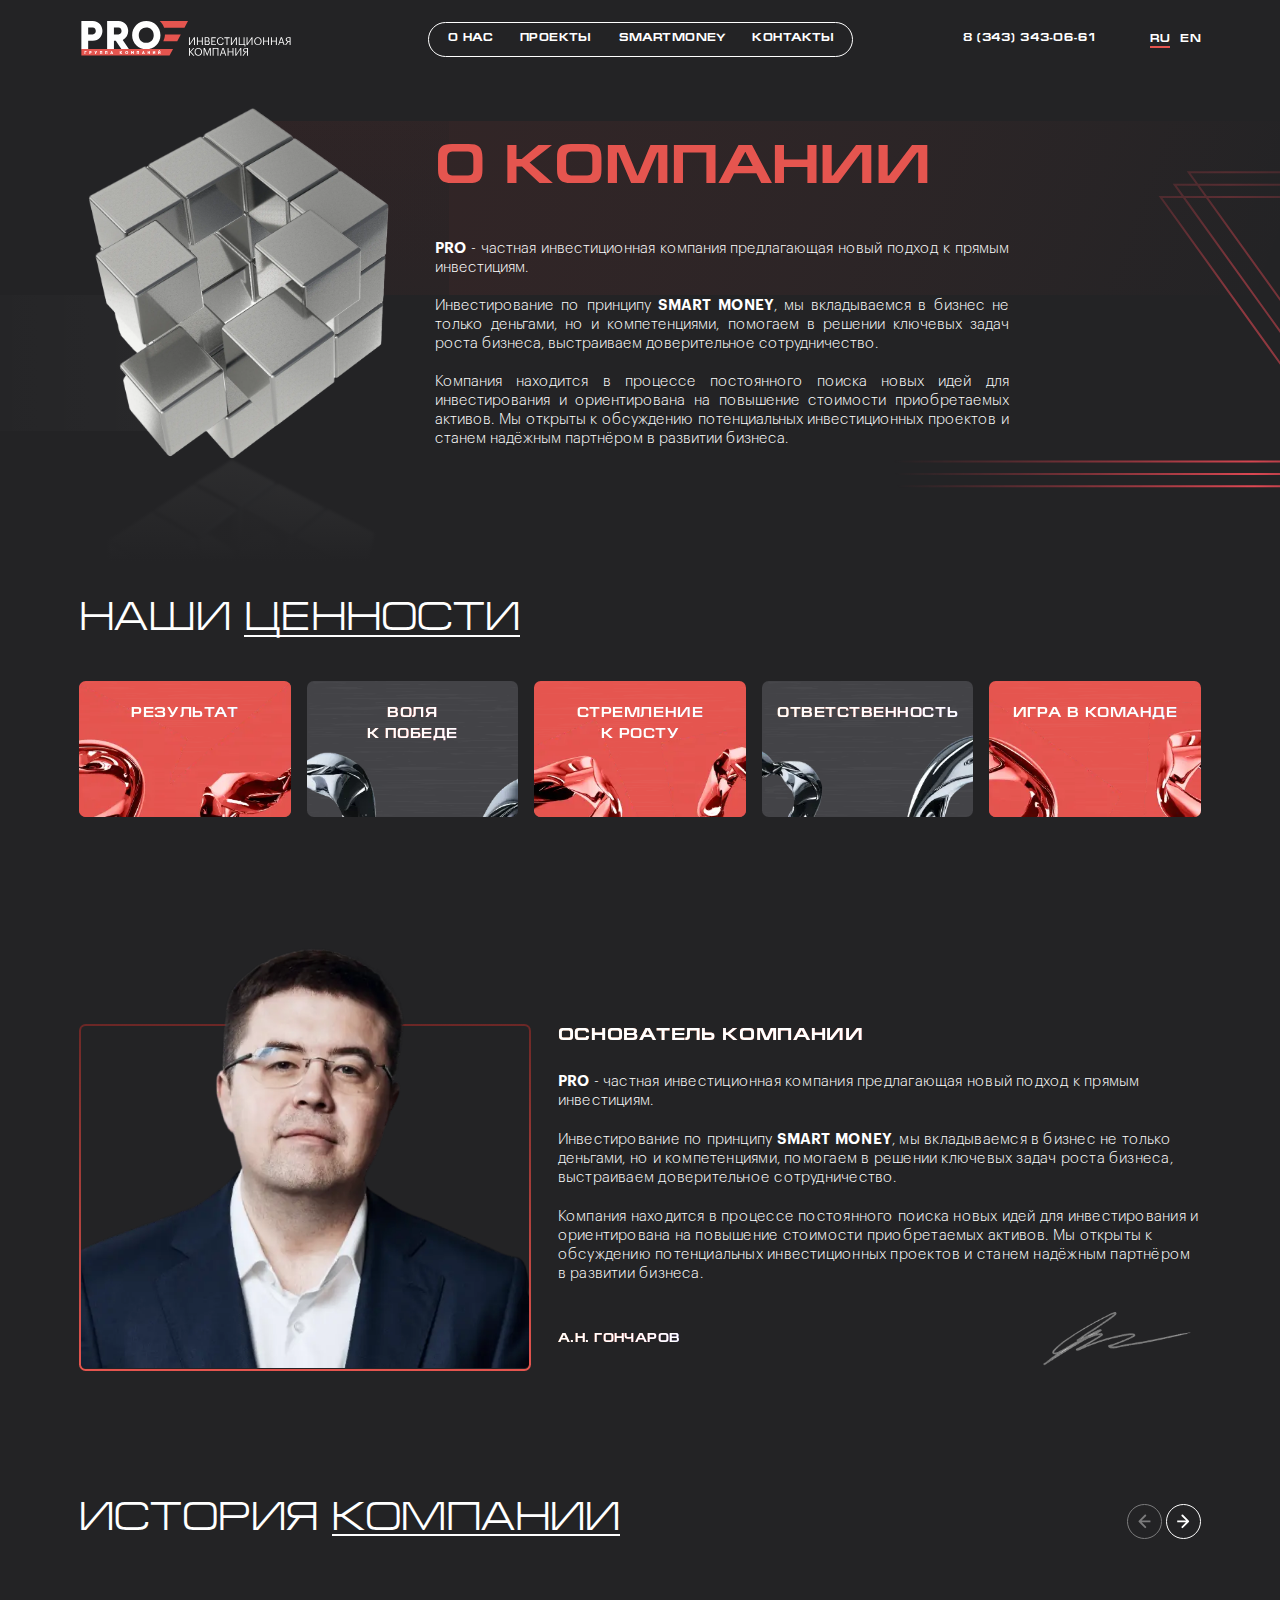
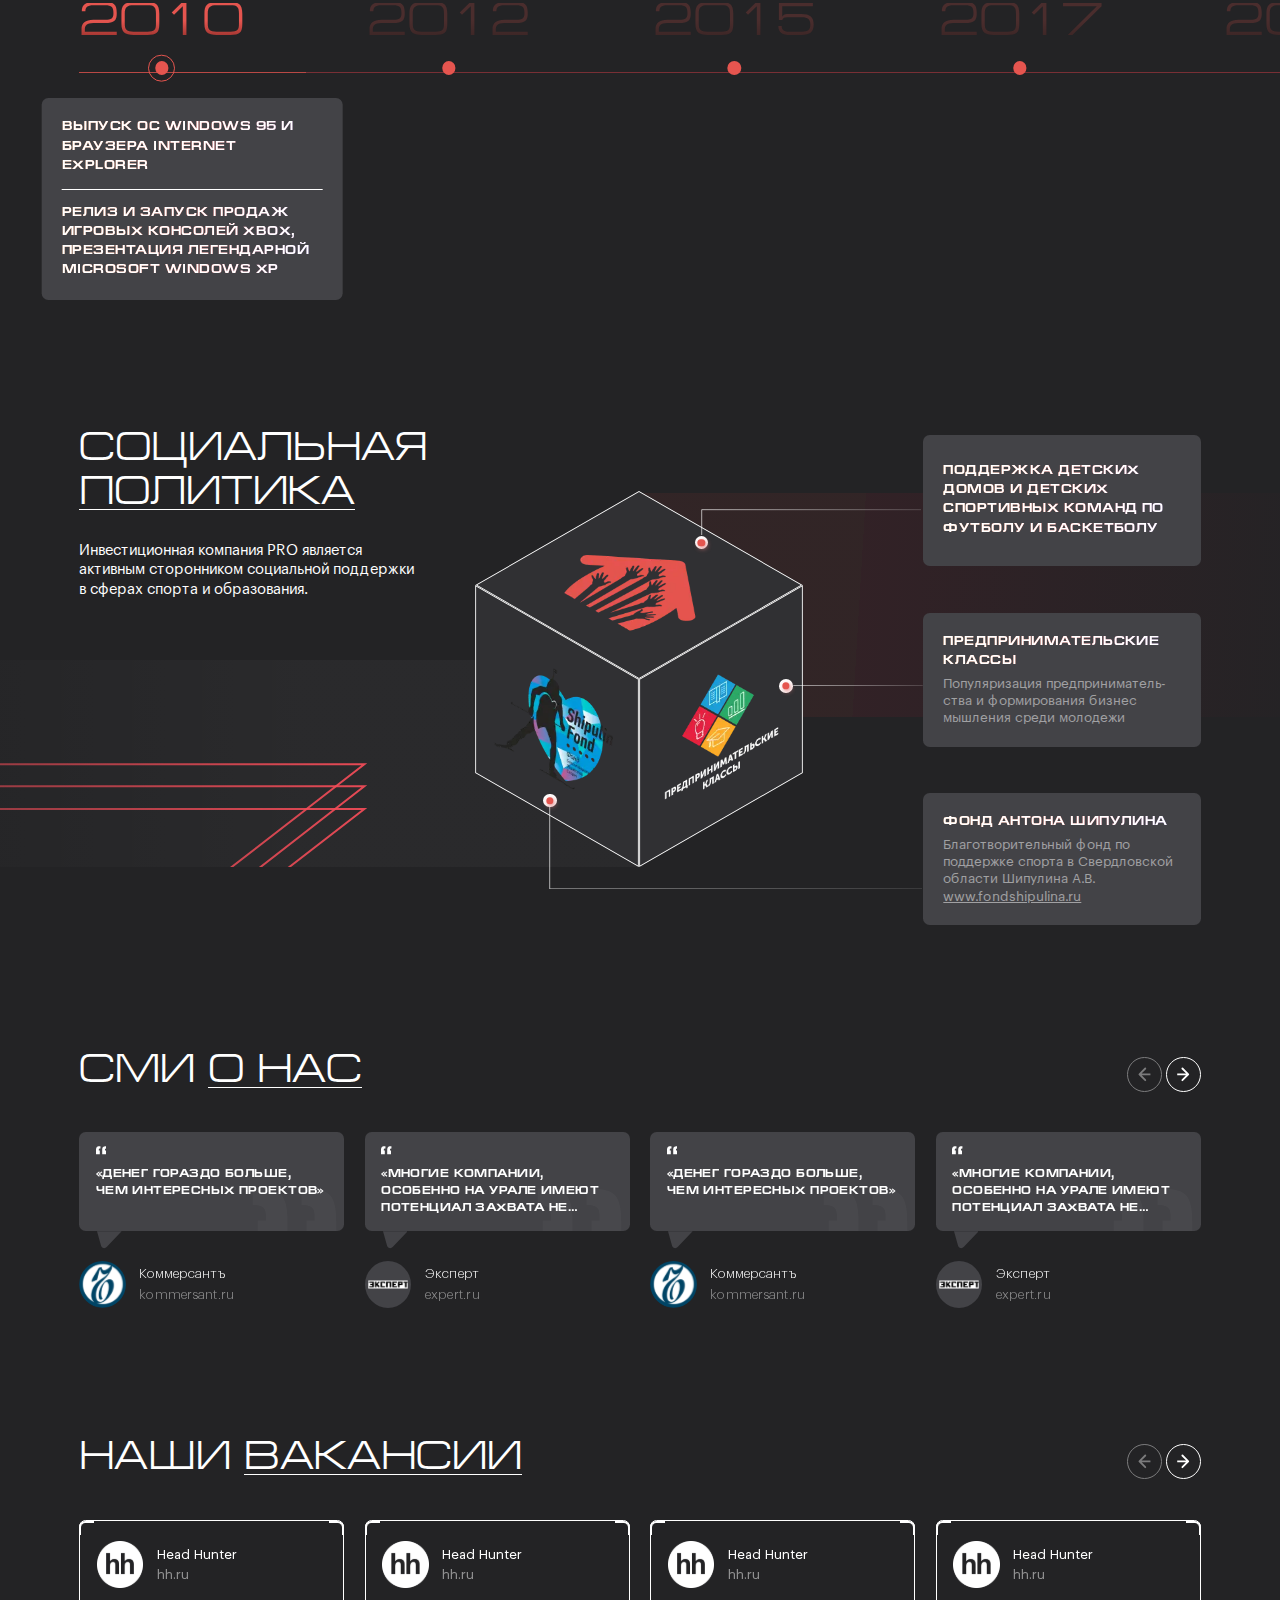
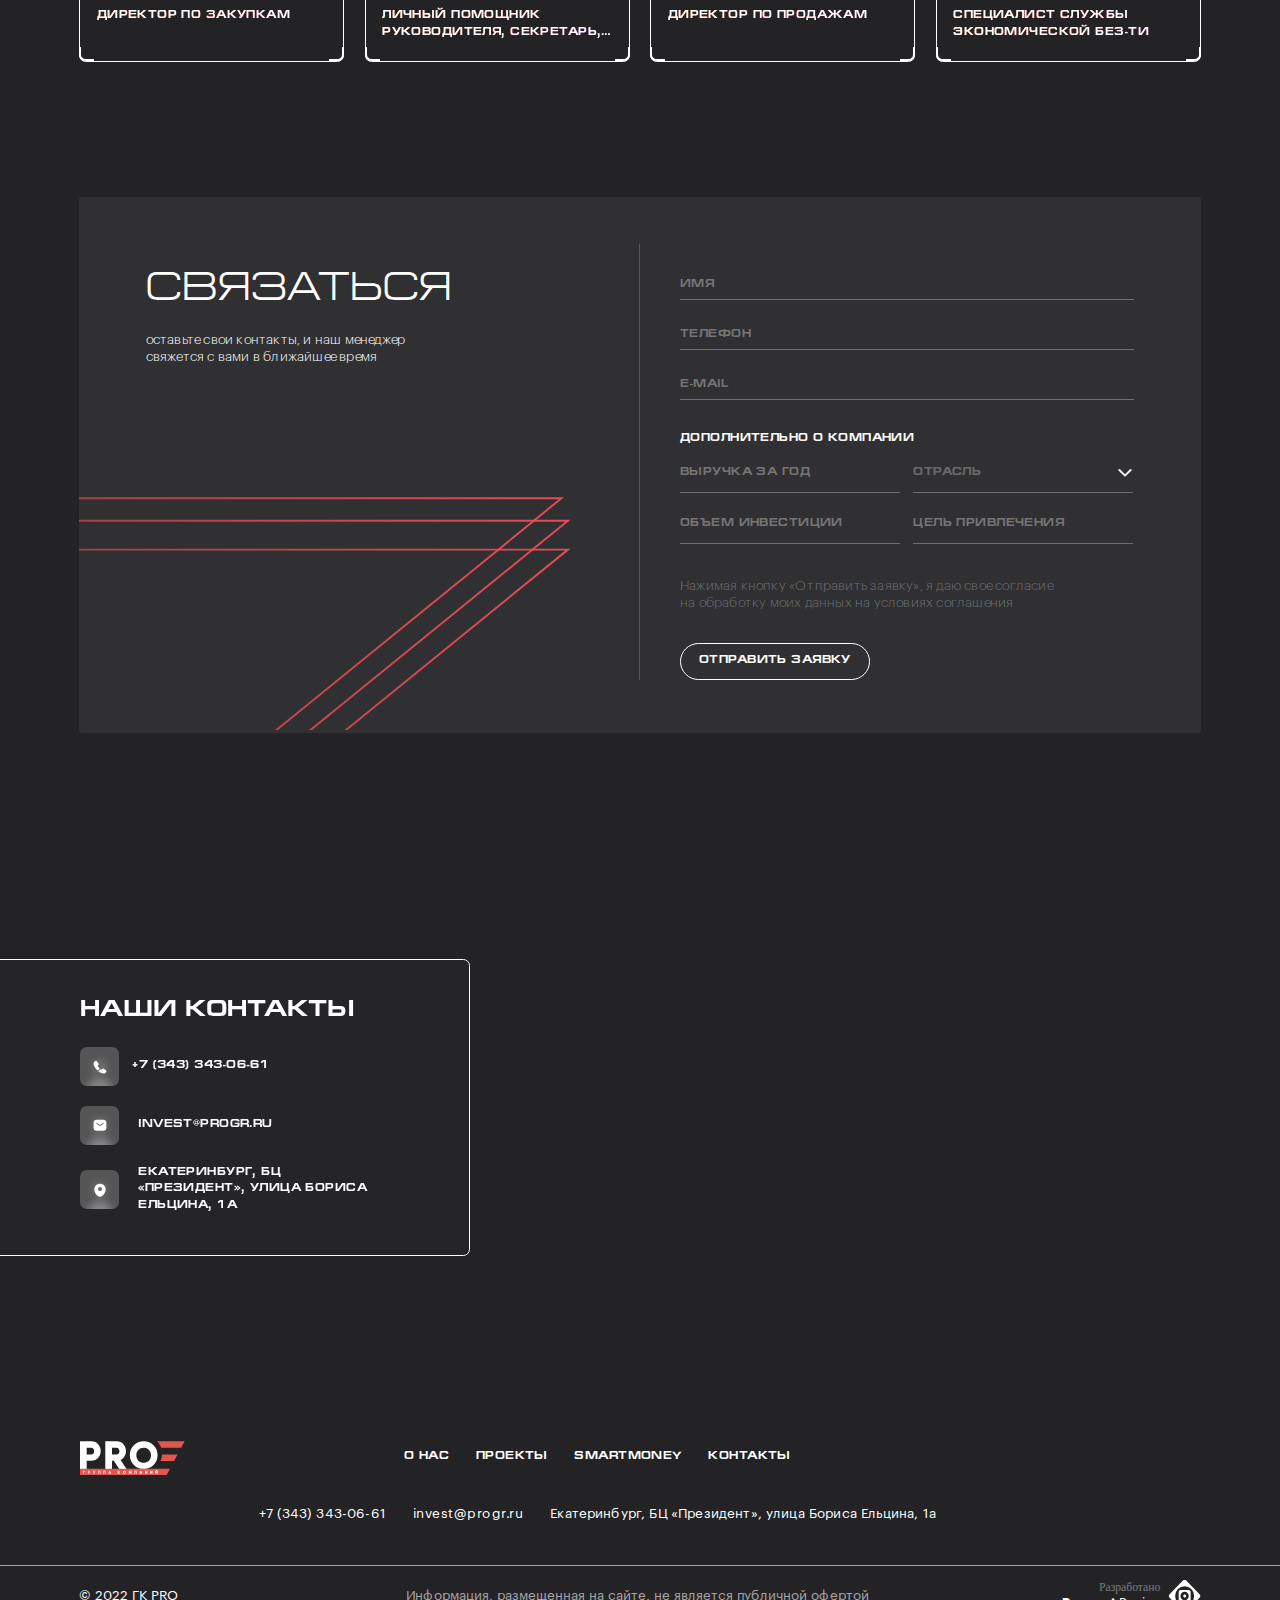
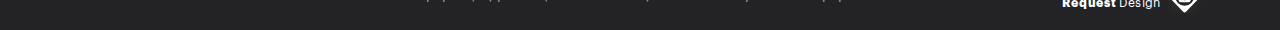
<file: about.html>
<!DOCTYPE html>
<html lang="ru">
  <head>
    <meta charset="UTF-8" />
    <meta http-equiv="X-UA-Compatible" content="IE=edge" />
    <meta name="viewport" content="width=device-width, initial-scale=1.0" />
    <meta name="description" content="Описание" />
    <!-- favicon-start-->
    <link rel="icon" type="image/x-icon" href="favicon/favicon.ico" />
    <link rel="icon" type="image/png" sizes="16x16" href="favicon/favicon-16x16.png" />
    <link rel="icon" type="image/png" sizes="32x32" href="favicon/favicon-32x32.png" />
    <link rel="icon" type="image/png" sizes="48x48" href="favicon/favicon-48x48.png" />
    <link rel="manifest" href="favicon/manifest.webmanifest" />
    <meta name="mobile-web-app-capable" content="yes" />
    <meta name="theme-color" content="#fff" />
    <meta name="application-name" content="&#x413;&#x41A; PRO" />
    <link rel="apple-touch-icon" sizes="57x57" href="favicon/apple-touch-icon-57x57.png" />
    <link rel="apple-touch-icon" sizes="60x60" href="favicon/apple-touch-icon-60x60.png" />
    <link rel="apple-touch-icon" sizes="72x72" href="favicon/apple-touch-icon-72x72.png" />
    <link rel="apple-touch-icon" sizes="76x76" href="favicon/apple-touch-icon-76x76.png" />
    <link rel="apple-touch-icon" sizes="114x114" href="favicon/apple-touch-icon-114x114.png" />
    <link rel="apple-touch-icon" sizes="120x120" href="favicon/apple-touch-icon-120x120.png" />
    <link rel="apple-touch-icon" sizes="144x144" href="favicon/apple-touch-icon-144x144.png" />
    <link rel="apple-touch-icon" sizes="152x152" href="favicon/apple-touch-icon-152x152.png" />
    <link rel="apple-touch-icon" sizes="167x167" href="favicon/apple-touch-icon-167x167.png" />
    <link rel="apple-touch-icon" sizes="180x180" href="favicon/apple-touch-icon-180x180.png" />
    <link rel="apple-touch-icon" sizes="1024x1024" href="favicon/apple-touch-icon-1024x1024.png" />
    <meta name="apple-mobile-web-app-capable" content="yes" />
    <meta name="apple-mobile-web-app-status-bar-style" content="black-translucent" />
    <meta name="apple-mobile-web-app-title" content="&#x413;&#x41A; PRO" />
    <link rel="yandex-tableau-widget" href="favicon/yandex-browser-manifest.json" />
    <!-- favicon-end-->
    <title>ГК PRO - О нас</title>
    <!-- Jquery -->
    <script src="js/static/jquery_(3.7.0).min.js" defer></script>
    <!-- Jquery-UI-->
    <link rel="stylesheet" href="styles/static/jquery-ui_(1.13.2).min.css" />
    <script src="js/static/jquery-ui_(1.13.2).min.js" defer></script>
    <!-- Swiper-Slider-->
    <link rel="stylesheet" href="styles/static/swiper_(9.3.2).min.css" />
    <script src="js/static/swiper_(9.3.2).min.js" defer></script>
    <!-- Basic CSS -->
    <link rel="stylesheet" href="styles/main.css" />
    <!-- Basic JavaScript -->
    <script src="js/main.js" defer></script>
  </head>
  <body>
    <header class="header">
      <div class="header__container container">
        <a class="header__logo" href="/">
          <svg width="323" height="55">
            <use xlink:href="img/sprite.svg#logo"></use></svg
        ></a>
        <nav class="nav" id="menu">
          <ul class="nav__list">
            <li class="nav__item"><a class="nav__link us-link" href="about.html">О нас</a></li>
            <li class="nav__item"><a class="nav__link us-link" href="projects.html">Проекты</a></li>
            <li class="nav__item"><a class="nav__link us-link" href="smartmoney.html">Smartmoney</a></li>
            <li class="nav__item"><a class="nav__link us-link" href="contacts.html">Контакты</a></li>
          </ul>
          <a class="nav__tel us-link mobile" href="tel:+83433430661">8 (343) 343-06-61</a>
          <div class="header__lang-box mobile">
            <a class="header__lang active" href="#">ru</a><a class="header__lang" href="#">en</a>
          </div>
          <div class="nav__img-box mobile">
            <svg width="375" height="250" viewbox="0 0 375 250" fill="none" xmlns="http://www.w3.org/2000/svg">
              <g opacity="0.6">
                <path
                  d="M836.39 228.641H14.0317L177.033 2H-162.672"
                  stroke="url(#paint0_linear_691_40590)"
                  stroke-width="3"
                ></path>
                <path
                  d="M835.038 238.321H25.042L188.043 11.6794H-163.704"
                  stroke="url(#paint1_linear_691_40590)"
                  stroke-width="3"
                ></path>
                <path
                  d="M846.051 248H36.0544L199.056 21.3586H-167"
                  stroke="url(#paint2_linear_691_40590)"
                  stroke-width="3"
                ></path>
              </g>
              <defs>
                <lineargradient
                  id="paint0_linear_691_40590"
                  x1="-179.16"
                  y1="236.882"
                  x2="815.574"
                  y2="236.96"
                  gradientunits="userSpaceOnUse"
                >
                  <stop stop-color="#F34C58" stop-opacity="0"></stop>
                  <stop offset="0.666667" stop-color="#F34C58"></stop>
                  <stop offset="1" stop-color="#F3414E" stop-opacity="0"></stop>
                </lineargradient>
                <lineargradient
                  id="paint1_linear_691_40590"
                  x1="-180.186"
                  y1="246.562"
                  x2="814.229"
                  y2="246.639"
                  gradientunits="userSpaceOnUse"
                >
                  <stop stop-color="#F34C58" stop-opacity="0"></stop>
                  <stop offset="0.666667" stop-color="#F34C58"></stop>
                  <stop offset="1" stop-color="#F3414E" stop-opacity="0"></stop>
                </lineargradient>
                <lineargradient
                  id="paint2_linear_691_40590"
                  x1="-183.718"
                  y1="256.241"
                  x2="824.944"
                  y2="256.32"
                  gradientunits="userSpaceOnUse"
                >
                  <stop stop-color="#F34C58" stop-opacity="0"></stop>
                  <stop offset="0.666667" stop-color="#F34C58"></stop>
                  <stop offset="1" stop-color="#F3414E" stop-opacity="0"></stop>
                </lineargradient>
              </defs>
            </svg>
            <picture>
              <source class="nav__img" srcset="img/hero/cube.webp" />
              <img class="nav__img" src="img/hero/cube.webp" alt="Куб" />
            </picture>
          </div>
        </nav>
        <a class="header__tel us-link desktop" href="tel:+83433430661">8 (343) 343-06-61</a>
        <div class="header__lang-box desktop">
          <a class="header__lang active" href="#">ru</a><a class="header__lang" href="#">en</a>
        </div>
        <button class="header__burger mobile" id="menu-open">
          <svg width="25" height="19">
            <use xlink:href="img/sprite.svg#burger"></use>
          </svg>
        </button>
      </div>
    </header>
    <main>
      <section class="about-main">
        <div class="about-main__container">
          <svg
            class="desktop"
            width="947"
            height="525"
            viewbox="0 0 947 525"
            fill="none"
            xmlns="http://www.w3.org/2000/svg"
          >
            <mask
              id="mask0_1204_18196"
              style="mask-type: alpha"
              maskunits="userSpaceOnUse"
              x="0"
              y="0"
              width="1173"
              height="525"
            >
              <rect
                width="1173"
                height="525"
                transform="matrix(1 0 0 -1 0 525)"
                fill="url(#paint0_linear_1204_18196)"
              ></rect>
            </mask>
            <g mask="url(#mask0_1204_18196)">
              <path
                d="M-350 474.935H1104.5L792.508 41H1442.72M-350 493.467H1083.42L771.431 59.5325H1444.69M-350 512H1062.35L750.354 78.0654H1451"
                stroke="url(#paint1_linear_1204_18196)"
                stroke-width="3"
              ></path>
            </g>
            <defs>
              <lineargradient
                id="paint0_linear_1204_18196"
                x1="1107.5"
                y1="4.23903e-05"
                x2="916.331"
                y2="824.208"
                gradientunits="userSpaceOnUse"
              >
                <stop stop-color="#D9D9D9"></stop>
                <stop offset="0.807023" stop-color="#D9D9D9" stop-opacity="0"></stop>
              </lineargradient>
              <lineargradient
                id="paint1_linear_1204_18196"
                x1="1135.13"
                y1="427.977"
                x2="351.946"
                y2="495.847"
                gradientunits="userSpaceOnUse"
              >
                <stop stop-color="#F34C58" stop-opacity="0"></stop>
                <stop offset="0.319098" stop-color="#F34C58"></stop>
                <stop offset="1" stop-color="#F3414E" stop-opacity="0"></stop>
              </lineargradient>
            </defs>
          </svg>
          <svg
            class="mobile"
            width="344"
            height="210"
            viewbox="0 0 344 210"
            fill="none"
            xmlns="http://www.w3.org/2000/svg"
          >
            <g opacity="0.6">
              <path
                d="M840.698 18.219H151.722L288.285 208.1H3.67854"
                stroke="url(#paint0_linear_1204_18199)"
                stroke-width="3"
              ></path>
              <path
                d="M839.566 10.1093H160.947L297.51 199.99H2.81466"
                stroke="url(#paint1_linear_1204_18199)"
                stroke-width="3"
              ></path>
              <path
                d="M848.792 1.99997H170.173L306.736 191.881H0.0527239"
                stroke="url(#paint2_linear_1204_18199)"
                stroke-width="3"
              ></path>
            </g>
            <defs>
              <lineargradient
                id="paint0_linear_1204_18199"
                x1="-10.1349"
                y1="11.3144"
                x2="823.259"
                y2="11.2497"
                gradientunits="userSpaceOnUse"
              >
                <stop stop-color="#F34C58" stop-opacity="0"></stop>
                <stop offset="0.666667" stop-color="#F34C58"></stop>
                <stop offset="1" stop-color="#F3414E" stop-opacity="0"></stop>
              </lineargradient>
              <lineargradient
                id="paint1_linear_1204_18199"
                x1="-10.9944"
                y1="3.20482"
                x2="822.133"
                y2="3.14012"
                gradientunits="userSpaceOnUse"
              >
                <stop stop-color="#F34C58" stop-opacity="0"></stop>
                <stop offset="0.666667" stop-color="#F34C58"></stop>
                <stop offset="1" stop-color="#F3414E" stop-opacity="0"></stop>
              </lineargradient>
              <lineargradient
                id="paint2_linear_1204_18199"
                x1="-13.9541"
                y1="-4.90455"
                x2="831.108"
                y2="-4.97112"
                gradientunits="userSpaceOnUse"
              >
                <stop stop-color="#F34C58" stop-opacity="0"></stop>
                <stop offset="0.666667" stop-color="#F34C58"></stop>
                <stop offset="1" stop-color="#F3414E" stop-opacity="0"></stop>
              </lineargradient>
            </defs>
          </svg>
          <div class="about-main__img-box">
            <picture>
              <source class="about-main__img" srcset="img/about-main/cube.webp" />
              <img class="about-main__img" src="img/about-main/cube.webp" alt="Изображение" />
            </picture>
            <picture class="desktop">
              <source class="about-main__img--shadow" srcset="img/about-main/shadow.webp" />
              <img class="about-main__img--shadow" src="img/about-main/shadow.webp" alt="Тень" />
            </picture>
          </div>
          <div class="about-main__content">
            <h1 class="about-main__title us-title">О компании</h1>
            <p class="about-main__desc">
              <span>
                <strong>PRO </strong>- частная инвестиционная компания предлагающая новый подход к прямым
                инвестициям.</span
              ><br /><br /><span>
                Инвестирование по принципу <strong>SMART MONEY</strong>, мы вкладываемся в бизнес не только деньгами, но
                и компетенциями, помогаем в решении ключевых задач роста бизнеса, выстраиваем доверительное
                сотрудничество.</span
              ><br /><br /><span
                >Компания находится в процессе постоянного поиска новых идей для инвестирования и ориентирована
                на&nbsp;повышение стоимости приобретаемых активов. Мы открыты к обсуждению потенциальных инвестиционных
                проектов и станем надёжным партнёром в развитии бизнеса.</span
              >
            </p>
          </div>
        </div>
      </section>
      <section class="worth container">
        <h2 class="worth__title us-title">Наши <span class="underline">ценности</span></h2>
        <ul class="worth__list">
          <li class="worth__item">
            <span class="desktop" style="background-image: url('img/worth/1.webp')"></span
            ><span class="mobile" style="background-image: url('img/worth/mobile/1.webp')"> </span
            ><strong class="worth__desc">Результат</strong>
          </li>
          <li class="worth__item">
            <span class="desktop" style="background-image: url('img/worth/2.webp')"></span
            ><span class="mobile" style="background-image: url('img/worth/mobile/2.webp')"> </span
            ><strong class="worth__desc">Воля к победе</strong>
          </li>
          <li class="worth__item">
            <span class="desktop" style="background-image: url('img/worth/3.webp')"></span
            ><span class="mobile" style="background-image: url('img/worth/mobile/3.webp')"> </span
            ><strong class="worth__desc">стремление к росту</strong>
          </li>
          <li class="worth__item">
            <span class="desktop" style="background-image: url('img/worth/4.webp')"></span
            ><span class="mobile" style="background-image: url('img/worth/mobile/4.webp')"> </span
            ><strong class="worth__desc">Ответственность</strong>
          </li>
          <li class="worth__item">
            <span class="desktop" style="background-image: url('img/worth/5.webp')"></span
            ><span class="mobile" style="background-image: url('img/worth/mobile/5.webp')"> </span
            ><strong class="worth__desc">Игра в команде</strong>
          </li>
        </ul>
      </section>
      <section class="founder">
        <div class="founder__container container">
          <div class="founder__img-box">
            <picture>
              <source class="founder__img desktop" srcset="img/about-main/2.webp" />
              <img class="founder__img desktop" src="img/about-main/2.webp" alt="фото" />
            </picture>
            <picture>
              <source class="founder__img mobile" srcset="img/about-main/2.webp" />
              <img class="founder__img mobile" src="img/about-main/2.webp" alt="фото" />
            </picture>
          </div>
          <div class="founder__content">
            <h2 class="founder__title">основатель <span class="desktop">компании</span></h2>
            <p class="founder__desc">
              <span>
                <strong>PRO </strong>- частная инвестиционная компания предлагающая новый подход к прямым
                инвестициям.</span
              ><br /><br /><span>
                Инвестирование по принципу <strong>SMART MONEY</strong>, мы вкладываемся в бизнес не только деньгами, но
                и компетенциями, помогаем в решении ключевых задач роста бизнеса, выстраиваем доверительное
                сотрудничество.</span
              ><br /><br /><span
                >Компания находится в процессе постоянного поиска новых идей для инвестирования и ориентирована на
                повышение стоимости приобретаемых активов. Мы открыты к обсуждению потенциальных инвестиционных проектов
                и станем надёжным партнёром в развитии бизнеса.</span
              >
            </p>
            <div class="founder__box">
              <strong class="founder__name">А.н. Гончаров</strong
              ><img class="founder__signature" src="img/about-main/signature.webp" alt="Подпись" />
            </div>
          </div>
        </div>
      </section>
      <section class="history">
        <div class="container history__title-box">
          <h2 class="history__title us-title">История <span class="underline">компании</span></h2>
          <div class="history__slider-btn-box">
            <button class="history__slider-btn history__slider-btn--prev us-btn-slider">
              <svg class="desktop" width="20" height="24">
                <use xlink:href="img/sprite.svg#arrow-2"></use>
              </svg>
              <svg class="mobile" width="20" height="16">
                <use xlink:href="img/sprite.svg#arrow"></use>
              </svg>
            </button>
            <button class="history__slider-btn history__slider-btn--next us-btn-slider">
              <svg class="desktop" width="20" height="24">
                <use xlink:href="img/sprite.svg#arrow-2"></use>
              </svg>
              <svg class="mobile" width="20" height="16">
                <use xlink:href="img/sprite.svg#arrow"></use>
              </svg>
            </button>
          </div>
        </div>
        <div class="history__slider swiper">
          <div class="history__slider-wrapper swiper-wrapper">
            <div class="history__slide swiper-slide active">
              <strong class="history__year"
                ><span class="history__year--desc">2010</span><span class="history__year--icon"></span
              ></strong>
              <div class="history__desc-box">
                <p class="history__desc">выпуск ОС Windows 95 и браузера Internet Explorer</p>
                <p class="history__desc">
                  релиз и запуск продаж игровых консолей Xbox, презентация легендарной Microsoft Windows XP
                </p>
              </div>
            </div>
            <div class="history__slide swiper-slide">
              <strong class="history__year"
                ><span class="history__year--desc">2012</span><span class="history__year--icon"></span
              ></strong>
              <div class="history__desc-box">
                <p class="history__desc">выпуск ОС Windows 95 и браузера Internet Explorer</p>
                <p class="history__desc">
                  релиз и запуск продаж игровых консолей Xbox, презентация легендарной Microsoft Windows XP
                </p>
              </div>
            </div>
            <div class="history__slide swiper-slide">
              <strong class="history__year"
                ><span class="history__year--desc">2015</span><span class="history__year--icon"></span
              ></strong>
              <div class="history__desc-box">
                <p class="history__desc">выпуск ОС Windows 95 и браузера Internet Explorer</p>
                <p class="history__desc">
                  релиз и запуск продаж игровых консолей Xbox, презентация легендарной Microsoft Windows XP
                </p>
              </div>
            </div>
            <div class="history__slide swiper-slide">
              <strong class="history__year"
                ><span class="history__year--desc">2017</span><span class="history__year--icon"></span
              ></strong>
              <div class="history__desc-box">
                <p class="history__desc">выпуск ОС Windows 95 и браузера Internet Explorer</p>
                <p class="history__desc">
                  релиз и запуск продаж игровых консолей Xbox, презентация легендарной Microsoft Windows XP
                </p>
              </div>
            </div>
            <div class="history__slide swiper-slide">
              <strong class="history__year"
                ><span class="history__year--desc">2018</span><span class="history__year--icon"></span
              ></strong>
              <div class="history__desc-box">
                <p class="history__desc">выпуск ОС Windows 95 и браузера Internet Explorer</p>
                <p class="history__desc">
                  релиз и запуск продаж игровых консолей Xbox, презентация легендарной Microsoft Windows XP
                </p>
              </div>
            </div>
            <div class="history__slide swiper-slide">
              <strong class="history__year"
                ><span class="history__year--desc">2017</span><span class="history__year--icon"></span
              ></strong>
              <div class="history__desc-box">
                <p class="history__desc">выпуск ОС Windows 95 и браузера Internet Explorer</p>
                <p class="history__desc">
                  релиз и запуск продаж игровых консолей Xbox, презентация легендарной Microsoft Windows XP
                </p>
              </div>
            </div>
            <div class="history__slide swiper-slide">
              <strong class="history__year"
                ><span class="history__year--desc">2018</span><span class="history__year--icon"></span
              ></strong>
              <div class="history__desc-box">
                <p class="history__desc">выпуск ОС Windows 95 и браузера Internet Explorer</p>
                <p class="history__desc">
                  релиз и запуск продаж игровых консолей Xbox, презентация легендарной Microsoft Windows XP
                </p>
              </div>
            </div>
          </div>
        </div>
      </section>
      <section class="policy">
        <div class="policy__container container">
          <div class="policy__content--left">
            <h2 class="policy__title us-title">Социальная <span class="underline">политика</span></h2>
            <p class="policy__desc">
              Инвестиционная компания PRO является активным сторонником социальной поддержки в сферах спорта и
              образования.
            </p>
          </div>
          <div class="policy__img-box">
            <svg width="580" height="214" viewbox="0 0 580 214" fill="none" xmlns="http://www.w3.org/2000/svg">
              <mask
                id="mask0_1003_26366"
                style="mask-type: alpha"
                maskunits="userSpaceOnUse"
                x="-175"
                y="0"
                width="755"
                height="214"
              >
                <rect x="-175" width="755" height="214" rx="5" fill="#434347"></rect>
              </mask>
              <g mask="url(#mask0_1003_26366)">
                <path d="M1433 297H241.5L549 59H-802" stroke="url(#paint0_linear_1003_26366)" stroke-width="3"></path>
                <path d="M1433 331H241.5L549 92H-802" stroke="url(#paint1_linear_1003_26366)" stroke-width="3"></path>
                <path d="M1433 364H241.5L549 126H-802" stroke="url(#paint2_linear_1003_26366)" stroke-width="3"></path>
              </g>
              <defs>
                <lineargradient
                  id="paint0_linear_1003_26366"
                  x1="-838.885"
                  y1="305.654"
                  x2="1386.43"
                  y2="306.023"
                  gradientunits="userSpaceOnUse"
                >
                  <stop stop-color="#F34C58" stop-opacity="0"></stop>
                  <stop offset="0.666667" stop-color="#F34C58"></stop>
                  <stop offset="1" stop-color="#F3414E" stop-opacity="0"></stop>
                </lineargradient>
                <lineargradient
                  id="paint1_linear_1003_26366"
                  x1="-838.885"
                  y1="339.691"
                  x2="1386.43"
                  y2="340.057"
                  gradientunits="userSpaceOnUse"
                >
                  <stop stop-color="#F34C58" stop-opacity="0"></stop>
                  <stop offset="0.666667" stop-color="#F34C58"></stop>
                  <stop offset="1" stop-color="#F3414E" stop-opacity="0"></stop>
                </lineargradient>
                <lineargradient
                  id="paint2_linear_1003_26366"
                  x1="-838.885"
                  y1="372.654"
                  x2="1386.43"
                  y2="373.023"
                  gradientunits="userSpaceOnUse"
                >
                  <stop stop-color="#F34C58" stop-opacity="0"></stop>
                  <stop offset="0.666667" stop-color="#F34C58"></stop>
                  <stop offset="1" stop-color="#F3414E" stop-opacity="0"></stop>
                </lineargradient>
              </defs></svg
            ><span class="icon icon-1"></span><span class="icon icon-2"></span><span class="icon icon-3"></span
            ><img class="logo logo-1" src="img/policy/1.webp" alt="logo-1" /><img
              class="logo logo-2"
              src="img/policy/2.webp"
              alt="logo-2"
            /><img class="logo logo-3" src="img/policy/3.webp" alt="logo-3" />
            <div class="policy__img policy__img--top"></div>
            <div class="policy__img policy__img--left"></div>
            <div class="policy__img policy__img--right"></div>
          </div>
          <div class="policy__content-right">
            <ul class="policy__list">
              <li class="policy__item">
                <div class="policy__item-box">
                  <h3 class="policy__item-title">
                    Поддержка детских домов и детских спортивных команд по футболу и баскетболу
                  </h3>
                </div>
              </li>
              <li class="policy__item">
                <div class="policy__item-box">
                  <h3 class="policy__item-title">Предпринимательские классы</h3>
                  <p class="policy__item-desc">
                    Популяризация предприниматель-ства и формирования бизнес мышления среди молодежи
                  </p>
                </div>
              </li>
              <li class="policy__item">
                <div class="policy__item-box">
                  <h3 class="policy__item-title">Фонд антона шипулина</h3>
                  <p class="policy__item-desc">
                    Благотворительный фонд по поддержке спорта в Свердловской области Шипулина А.В.
                    <a href="www.fondshipulina.ru">www.fondshipulina.ru</a>
                  </p>
                </div>
              </li>
            </ul>
          </div>
        </div>
      </section>
      <section class="mass-media container">
        <div class="container mass-media__title-box">
          <h2 class="mass-media__title us-title">СМИ <span class="underline">о нас</span></h2>
          <div class="mass-media__slider-btn-box">
            <button class="mass-media__slider-btn mass-media__slider-btn--prev us-btn-slider">
              <svg class="desktop" width="20" height="24">
                <use xlink:href="img/sprite.svg#arrow-2"></use>
              </svg>
              <svg class="mobile" width="20" height="16">
                <use xlink:href="img/sprite.svg#arrow"></use>
              </svg>
            </button>
            <button class="mass-media__slider-btn mass-media__slider-btn--next us-btn-slider">
              <svg class="desktop" width="20" height="24">
                <use xlink:href="img/sprite.svg#arrow-2"></use>
              </svg>
              <svg class="mobile" width="20" height="16">
                <use xlink:href="img/sprite.svg#arrow"></use>
              </svg>
            </button>
          </div>
        </div>
        <div class="mass-media__slider swiper">
          <div class="mass-media__slider-wrapper swiper-wrapper">
            <div class="mass-media__slide swiper-slide">
              <a class="mass-media__review" href="#">
                <span class="mass-media__review-text">
                  <svg width="16" height="16">
                    <use xlink:href="img/sprite.svg#quotes-min"></use></svg
                  ><span>«Денег гораздо больше, чем интересных проектов»</span>
                  <svg width="128" height="83">
                    <use xlink:href="img/sprite.svg#quotes-big"></use></svg
                ></span>
                <svg width="37" height="26" viewBox="0 0 37 26" fill="none" xmlns="http://www.w3.org/2000/svg">
                  <path
                    d="M6.0918 21.5533L0 0H37L14.5271 23.6385C11.8572 26.4468 7.1457 25.2821 6.0918 21.5533Z"
                    fill="#434347"
                  ></path></svg></a
              ><a class="mass-media__link" href="#"
                ><img class="mass-media__logo" src="img/mass-media/kommersant.svg" alt="Коммерсантъ" /><strong
                  class="mass-media__link-desc"
                  ><span>Коммерсантъ</span><span>kommersant.ru</span></strong
                ></a
              >
            </div>
            <div class="mass-media__slide swiper-slide">
              <a class="mass-media__review" href="#">
                <span class="mass-media__review-text">
                  <svg width="16" height="16">
                    <use xlink:href="img/sprite.svg#quotes-min"></use></svg
                  ><span>«Многие компании, особенно на урале имеют потенциал захвата не только российского рынка»</span>
                  <svg width="128" height="83">
                    <use xlink:href="img/sprite.svg#quotes-big"></use></svg
                ></span>
                <svg width="37" height="26" viewBox="0 0 37 26" fill="none" xmlns="http://www.w3.org/2000/svg">
                  <path
                    d="M6.0918 21.5533L0 0H37L14.5271 23.6385C11.8572 26.4468 7.1457 25.2821 6.0918 21.5533Z"
                    fill="#434347"
                  ></path></svg></a
              ><a class="mass-media__link" href="#"
                ><img class="mass-media__logo" src="img/mass-media/expert.svg" alt="Эксперт" /><strong
                  class="mass-media__link-desc"
                  ><span>Эксперт</span><span>expert.ru</span></strong
                ></a
              >
            </div>
            <div class="mass-media__slide swiper-slide">
              <a class="mass-media__review" href="#">
                <span class="mass-media__review-text">
                  <svg width="16" height="16">
                    <use xlink:href="img/sprite.svg#quotes-min"></use></svg
                  ><span>«Денег гораздо больше, чем интересных проектов»</span>
                  <svg width="128" height="83">
                    <use xlink:href="img/sprite.svg#quotes-big"></use></svg
                ></span>
                <svg width="37" height="26" viewBox="0 0 37 26" fill="none" xmlns="http://www.w3.org/2000/svg">
                  <path
                    d="M6.0918 21.5533L0 0H37L14.5271 23.6385C11.8572 26.4468 7.1457 25.2821 6.0918 21.5533Z"
                    fill="#434347"
                  ></path></svg></a
              ><a class="mass-media__link" href="#"
                ><img class="mass-media__logo" src="img/mass-media/kommersant.svg" alt="Коммерсантъ" /><strong
                  class="mass-media__link-desc"
                  ><span>Коммерсантъ</span><span>kommersant.ru</span></strong
                ></a
              >
            </div>
            <div class="mass-media__slide swiper-slide">
              <a class="mass-media__review" href="#">
                <span class="mass-media__review-text">
                  <svg width="16" height="16">
                    <use xlink:href="img/sprite.svg#quotes-min"></use></svg
                  ><span>«Многие компании, особенно на урале имеют потенциал захвата не только российского рынка»</span>
                  <svg width="128" height="83">
                    <use xlink:href="img/sprite.svg#quotes-big"></use></svg
                ></span>
                <svg width="37" height="26" viewBox="0 0 37 26" fill="none" xmlns="http://www.w3.org/2000/svg">
                  <path
                    d="M6.0918 21.5533L0 0H37L14.5271 23.6385C11.8572 26.4468 7.1457 25.2821 6.0918 21.5533Z"
                    fill="#434347"
                  ></path></svg></a
              ><a class="mass-media__link" href="#"
                ><img class="mass-media__logo" src="img/mass-media/expert.svg" alt="Эксперт" /><strong
                  class="mass-media__link-desc"
                  ><span>Эксперт</span><span>expert.ru</span></strong
                ></a
              >
            </div>
            <div class="mass-media__slide swiper-slide">
              <a class="mass-media__review" href="#">
                <span class="mass-media__review-text">
                  <svg width="16" height="16">
                    <use xlink:href="img/sprite.svg#quotes-min"></use></svg
                  ><span>«Денег гораздо больше, чем интересных проектов»</span>
                  <svg width="128" height="83">
                    <use xlink:href="img/sprite.svg#quotes-big"></use></svg
                ></span>
                <svg width="37" height="26" viewBox="0 0 37 26" fill="none" xmlns="http://www.w3.org/2000/svg">
                  <path
                    d="M6.0918 21.5533L0 0H37L14.5271 23.6385C11.8572 26.4468 7.1457 25.2821 6.0918 21.5533Z"
                    fill="#434347"
                  ></path></svg></a
              ><a class="mass-media__link" href="#"
                ><img class="mass-media__logo" src="img/mass-media/kommersant.svg" alt="Коммерсантъ" /><strong
                  class="mass-media__link-desc"
                  ><span>Коммерсантъ</span><span>kommersant.ru</span></strong
                ></a
              >
            </div>
            <div class="mass-media__slide swiper-slide">
              <a class="mass-media__review" href="#">
                <span class="mass-media__review-text">
                  <svg width="16" height="16">
                    <use xlink:href="img/sprite.svg#quotes-min"></use></svg
                  ><span>«Многие компании, особенно на урале имеют потенциал захвата не только российского рынка»</span>
                  <svg width="128" height="83">
                    <use xlink:href="img/sprite.svg#quotes-big"></use></svg
                ></span>
                <svg width="37" height="26" viewBox="0 0 37 26" fill="none" xmlns="http://www.w3.org/2000/svg">
                  <path
                    d="M6.0918 21.5533L0 0H37L14.5271 23.6385C11.8572 26.4468 7.1457 25.2821 6.0918 21.5533Z"
                    fill="#434347"
                  ></path></svg></a
              ><a class="mass-media__link" href="#"
                ><img class="mass-media__logo" src="img/mass-media/expert.svg" alt="Эксперт" /><strong
                  class="mass-media__link-desc"
                  ><span>Эксперт</span><span>expert.ru</span></strong
                ></a
              >
            </div>
          </div>
        </div>
      </section>
      <section class="vacancies container">
        <div class="container vacancies__title-box">
          <h2 class="vacancies__title us-title">наши <span class="underline">вакансии</span></h2>
          <div class="vacancies__slider-btn-box">
            <button class="vacancies__slider-btn vacancies__slider-btn--prev us-btn-slider">
              <svg class="desktop" width="20" height="24">
                <use xlink:href="img/sprite.svg#arrow-2"></use>
              </svg>
              <svg class="mobile" width="20" height="16">
                <use xlink:href="img/sprite.svg#arrow"></use>
              </svg>
            </button>
            <button class="vacancies__slider-btn vacancies__slider-btn--next us-btn-slider">
              <svg class="desktop" width="20" height="24">
                <use xlink:href="img/sprite.svg#arrow-2"></use>
              </svg>
              <svg class="mobile" width="20" height="16">
                <use xlink:href="img/sprite.svg#arrow"></use>
              </svg>
            </button>
          </div>
        </div>
        <div class="vacancies__slider swiper">
          <div class="vacancies__slider-wrapper swiper-wrapper">
            <a class="vacancies__slide swiper-slide" href="#"
              ><span class="frame frame-1"></span><span class="frame frame-2"></span><span class="frame frame-3"></span
              ><span class="frame frame-4"></span>
              <div class="vacancies__logo-box">
                <img class="vacancies__logo" src="img/vacancies/hh.svg" alt="HeadHunter-logo" /><strong
                  class="vacancies__site"
                  ><span>Head Hunter</span><span>hh.ru </span></strong
                >
              </div>
              <strong class="vacancies__desc">Директор по закупкам</strong>
              <div class="vacancies__link">
                <span class="vacancies__link-icon">
                  <svg width="15" height="16" viewBox="0 0 15 16" fill="none" xmlns="http://www.w3.org/2000/svg">
                    <path
                      d="M13.8637 0.762313C14.4159 0.762313 14.8637 1.21003 14.8637 1.76231L14.8637 10.7623C14.8637 11.3146 14.4159 11.7623 13.8637 11.7623C13.3114 11.7623 12.8637 11.3146 12.8637 10.7623L12.8637 2.76231L4.86366 2.76231C4.31138 2.76231 3.86366 2.3146 3.86366 1.76231C3.86366 1.21003 4.31138 0.762314 4.86366 0.762314L13.8637 0.762313ZM0.428635 13.7831L13.1566 1.05521L14.5708 2.46942L1.84285 15.1973L0.428635 13.7831Z"
                      fill="white"
                    ></path></svg></span
                ><strong class="vacancies__link-desc">смотреть на hh.ru</strong>
              </div></a
            ><a class="vacancies__slide swiper-slide" href="#"
              ><span class="frame frame-1"></span><span class="frame frame-2"></span><span class="frame frame-3"></span
              ><span class="frame frame-4"></span>
              <div class="vacancies__logo-box">
                <img class="vacancies__logo" src="img/vacancies/hh.svg" alt="HeadHunter-logo" /><strong
                  class="vacancies__site"
                  ><span>Head Hunter</span><span>hh.ru </span></strong
                >
              </div>
              <strong class="vacancies__desc">Личный помощник руководителя, секретарь, бухгалтер</strong>
              <div class="vacancies__link">
                <span class="vacancies__link-icon">
                  <svg width="15" height="16" viewBox="0 0 15 16" fill="none" xmlns="http://www.w3.org/2000/svg">
                    <path
                      d="M13.8637 0.762313C14.4159 0.762313 14.8637 1.21003 14.8637 1.76231L14.8637 10.7623C14.8637 11.3146 14.4159 11.7623 13.8637 11.7623C13.3114 11.7623 12.8637 11.3146 12.8637 10.7623L12.8637 2.76231L4.86366 2.76231C4.31138 2.76231 3.86366 2.3146 3.86366 1.76231C3.86366 1.21003 4.31138 0.762314 4.86366 0.762314L13.8637 0.762313ZM0.428635 13.7831L13.1566 1.05521L14.5708 2.46942L1.84285 15.1973L0.428635 13.7831Z"
                      fill="white"
                    ></path></svg></span
                ><strong class="vacancies__link-desc">смотреть на hh.ru</strong>
              </div></a
            ><a class="vacancies__slide swiper-slide" href="#"
              ><span class="frame frame-1"></span><span class="frame frame-2"></span><span class="frame frame-3"></span
              ><span class="frame frame-4"></span>
              <div class="vacancies__logo-box">
                <img class="vacancies__logo" src="img/vacancies/hh.svg" alt="HeadHunter-logo" /><strong
                  class="vacancies__site"
                  ><span>Head Hunter</span><span>hh.ru </span></strong
                >
              </div>
              <strong class="vacancies__desc">Директор по продажам</strong>
              <div class="vacancies__link">
                <span class="vacancies__link-icon">
                  <svg width="15" height="16" viewBox="0 0 15 16" fill="none" xmlns="http://www.w3.org/2000/svg">
                    <path
                      d="M13.8637 0.762313C14.4159 0.762313 14.8637 1.21003 14.8637 1.76231L14.8637 10.7623C14.8637 11.3146 14.4159 11.7623 13.8637 11.7623C13.3114 11.7623 12.8637 11.3146 12.8637 10.7623L12.8637 2.76231L4.86366 2.76231C4.31138 2.76231 3.86366 2.3146 3.86366 1.76231C3.86366 1.21003 4.31138 0.762314 4.86366 0.762314L13.8637 0.762313ZM0.428635 13.7831L13.1566 1.05521L14.5708 2.46942L1.84285 15.1973L0.428635 13.7831Z"
                      fill="white"
                    ></path></svg></span
                ><strong class="vacancies__link-desc">смотреть на hh.ru</strong>
              </div></a
            ><a class="vacancies__slide swiper-slide" href="#"
              ><span class="frame frame-1"></span><span class="frame frame-2"></span><span class="frame frame-3"></span
              ><span class="frame frame-4"></span>
              <div class="vacancies__logo-box">
                <img class="vacancies__logo" src="img/vacancies/hh.svg" alt="HeadHunter-logo" /><strong
                  class="vacancies__site"
                  ><span>Head Hunter</span><span>hh.ru </span></strong
                >
              </div>
              <strong class="vacancies__desc">Специалист службы экономической без-ти</strong>
              <div class="vacancies__link">
                <span class="vacancies__link-icon">
                  <svg width="15" height="16" viewBox="0 0 15 16" fill="none" xmlns="http://www.w3.org/2000/svg">
                    <path
                      d="M13.8637 0.762313C14.4159 0.762313 14.8637 1.21003 14.8637 1.76231L14.8637 10.7623C14.8637 11.3146 14.4159 11.7623 13.8637 11.7623C13.3114 11.7623 12.8637 11.3146 12.8637 10.7623L12.8637 2.76231L4.86366 2.76231C4.31138 2.76231 3.86366 2.3146 3.86366 1.76231C3.86366 1.21003 4.31138 0.762314 4.86366 0.762314L13.8637 0.762313ZM0.428635 13.7831L13.1566 1.05521L14.5708 2.46942L1.84285 15.1973L0.428635 13.7831Z"
                      fill="white"
                    ></path></svg></span
                ><strong class="vacancies__link-desc">смотреть на hh.ru</strong>
              </div></a
            ><a class="vacancies__slide swiper-slide" href="#"
              ><span class="frame frame-1"></span><span class="frame frame-2"></span><span class="frame frame-3"></span
              ><span class="frame frame-4"></span>
              <div class="vacancies__logo-box">
                <img class="vacancies__logo" src="img/vacancies/hh.svg" alt="HeadHunter-logo" /><strong
                  class="vacancies__site"
                  ><span>Head Hunter</span><span>hh.ru </span></strong
                >
              </div>
              <strong class="vacancies__desc">Директор по закупкам</strong>
              <div class="vacancies__link">
                <span class="vacancies__link-icon">
                  <svg width="15" height="16" viewBox="0 0 15 16" fill="none" xmlns="http://www.w3.org/2000/svg">
                    <path
                      d="M13.8637 0.762313C14.4159 0.762313 14.8637 1.21003 14.8637 1.76231L14.8637 10.7623C14.8637 11.3146 14.4159 11.7623 13.8637 11.7623C13.3114 11.7623 12.8637 11.3146 12.8637 10.7623L12.8637 2.76231L4.86366 2.76231C4.31138 2.76231 3.86366 2.3146 3.86366 1.76231C3.86366 1.21003 4.31138 0.762314 4.86366 0.762314L13.8637 0.762313ZM0.428635 13.7831L13.1566 1.05521L14.5708 2.46942L1.84285 15.1973L0.428635 13.7831Z"
                      fill="white"
                    ></path></svg></span
                ><strong class="vacancies__link-desc">смотреть на hh.ru</strong>
              </div></a
            ><a class="vacancies__slide swiper-slide" href="#"
              ><span class="frame frame-1"></span><span class="frame frame-2"></span><span class="frame frame-3"></span
              ><span class="frame frame-4"></span>
              <div class="vacancies__logo-box">
                <img class="vacancies__logo" src="img/vacancies/hh.svg" alt="HeadHunter-logo" /><strong
                  class="vacancies__site"
                  ><span>Head Hunter</span><span>hh.ru </span></strong
                >
              </div>
              <strong class="vacancies__desc">Личный помощник руководителя, секретарь, бухгалтер</strong>
              <div class="vacancies__link">
                <span class="vacancies__link-icon">
                  <svg width="15" height="16" viewBox="0 0 15 16" fill="none" xmlns="http://www.w3.org/2000/svg">
                    <path
                      d="M13.8637 0.762313C14.4159 0.762313 14.8637 1.21003 14.8637 1.76231L14.8637 10.7623C14.8637 11.3146 14.4159 11.7623 13.8637 11.7623C13.3114 11.7623 12.8637 11.3146 12.8637 10.7623L12.8637 2.76231L4.86366 2.76231C4.31138 2.76231 3.86366 2.3146 3.86366 1.76231C3.86366 1.21003 4.31138 0.762314 4.86366 0.762314L13.8637 0.762313ZM0.428635 13.7831L13.1566 1.05521L14.5708 2.46942L1.84285 15.1973L0.428635 13.7831Z"
                      fill="white"
                    ></path></svg></span
                ><strong class="vacancies__link-desc">смотреть на hh.ru</strong>
              </div></a
            ><a class="vacancies__slide swiper-slide" href="#"
              ><span class="frame frame-1"></span><span class="frame frame-2"></span><span class="frame frame-3"></span
              ><span class="frame frame-4"></span>
              <div class="vacancies__logo-box">
                <img class="vacancies__logo" src="img/vacancies/hh.svg" alt="HeadHunter-logo" /><strong
                  class="vacancies__site"
                  ><span>Head Hunter</span><span>hh.ru </span></strong
                >
              </div>
              <strong class="vacancies__desc">Директор по продажам</strong>
              <div class="vacancies__link">
                <span class="vacancies__link-icon">
                  <svg width="15" height="16" viewBox="0 0 15 16" fill="none" xmlns="http://www.w3.org/2000/svg">
                    <path
                      d="M13.8637 0.762313C14.4159 0.762313 14.8637 1.21003 14.8637 1.76231L14.8637 10.7623C14.8637 11.3146 14.4159 11.7623 13.8637 11.7623C13.3114 11.7623 12.8637 11.3146 12.8637 10.7623L12.8637 2.76231L4.86366 2.76231C4.31138 2.76231 3.86366 2.3146 3.86366 1.76231C3.86366 1.21003 4.31138 0.762314 4.86366 0.762314L13.8637 0.762313ZM0.428635 13.7831L13.1566 1.05521L14.5708 2.46942L1.84285 15.1973L0.428635 13.7831Z"
                      fill="white"
                    ></path></svg></span
                ><strong class="vacancies__link-desc">смотреть на hh.ru</strong>
              </div></a
            ><a class="vacancies__slide swiper-slide" href="#"
              ><span class="frame frame-1"></span><span class="frame frame-2"></span><span class="frame frame-3"></span
              ><span class="frame frame-4"></span>
              <div class="vacancies__logo-box">
                <img class="vacancies__logo" src="img/vacancies/hh.svg" alt="HeadHunter-logo" /><strong
                  class="vacancies__site"
                  ><span>Head Hunter</span><span>hh.ru </span></strong
                >
              </div>
              <strong class="vacancies__desc">Специалист службы экономической без-ти</strong>
              <div class="vacancies__link">
                <span class="vacancies__link-icon">
                  <svg width="15" height="16" viewBox="0 0 15 16" fill="none" xmlns="http://www.w3.org/2000/svg">
                    <path
                      d="M13.8637 0.762313C14.4159 0.762313 14.8637 1.21003 14.8637 1.76231L14.8637 10.7623C14.8637 11.3146 14.4159 11.7623 13.8637 11.7623C13.3114 11.7623 12.8637 11.3146 12.8637 10.7623L12.8637 2.76231L4.86366 2.76231C4.31138 2.76231 3.86366 2.3146 3.86366 1.76231C3.86366 1.21003 4.31138 0.762314 4.86366 0.762314L13.8637 0.762313ZM0.428635 13.7831L13.1566 1.05521L14.5708 2.46942L1.84285 15.1973L0.428635 13.7831Z"
                      fill="white"
                    ></path></svg></span
                ><strong class="vacancies__link-desc">смотреть на hh.ru</strong>
              </div></a
            >
          </div>
        </div>
      </section>
      <section class="contact container about-page" id="contact-form">
        <div class="contact__container">
          <div class="contact__box--left">
            <h2 class="contact__title us-title">связаться</h2>
            <p class="contact__desc">оставьте свои контакты, и наш менеджер свяжется с вами в ближайшее время</p>
            <svg
              class="desktop"
              width="1683"
              height="361"
              viewbox="0 0 1683 361"
              fill="none"
              xmlns="http://www.w3.org/2000/svg"
            >
              <path
                d="M2099.19 392.625H237.469L717.938 2H-1393"
                stroke="url(#paint0_linear_1349_33143)"
                stroke-width="3"
              ></path>
              <path
                d="M2109.19 427.313H247.469L727.938 36.6875H-1383"
                stroke="url(#paint1_linear_1349_33143)"
                stroke-width="3"
              ></path>
              <path
                d="M2109.19 472H247.469L727.938 81.375H-1383"
                stroke="url(#paint2_linear_1349_33143)"
                stroke-width="3"
              ></path>
              <defs>
                <lineargradient
                  id="paint0_linear_1349_33143"
                  x1="-1450.63"
                  y1="406.829"
                  x2="2026.43"
                  y2="407.377"
                  gradientunits="userSpaceOnUse"
                >
                  <stop stop-color="#F34C58" stop-opacity="0"></stop>
                  <stop offset="0.666667" stop-color="#F34C58"></stop>
                  <stop offset="1" stop-color="#F3414E" stop-opacity="0"></stop>
                </lineargradient>
                <lineargradient
                  id="paint1_linear_1349_33143"
                  x1="-1440.63"
                  y1="441.517"
                  x2="2036.43"
                  y2="442.064"
                  gradientunits="userSpaceOnUse"
                >
                  <stop stop-color="#F34C58" stop-opacity="0"></stop>
                  <stop offset="0.666667" stop-color="#F34C58"></stop>
                  <stop offset="1" stop-color="#F3414E" stop-opacity="0"></stop>
                </lineargradient>
                <lineargradient
                  id="paint2_linear_1349_33143"
                  x1="-1440.63"
                  y1="486.204"
                  x2="2036.43"
                  y2="486.752"
                  gradientunits="userSpaceOnUse"
                >
                  <stop stop-color="#F34C58" stop-opacity="0"></stop>
                  <stop offset="0.666667" stop-color="#F34C58"></stop>
                  <stop offset="1" stop-color="#F3414E" stop-opacity="0"></stop>
                </lineargradient>
              </defs>
            </svg>
          </div>
          <div class="contact__box--right">
            <form class="contact__form">
              <label class="contact__label" for="name"
                ><span class="placeholder">Имя</span>
                <input class="contact__input" id="name" type="text" name="name" placeholder="Имя" /><span></span>
              </label>
              <label class="contact__label" for="tel"
                ><span class="placeholder">Телефон</span>
                <input class="contact__input" id="tel" type="tel" name="tel" placeholder="Телефон" /><span></span>
              </label>
              <label class="contact__label" for="e-mail"
                ><span class="placeholder">e-mail</span>
                <input
                  class="contact__input"
                  id="e-mail"
                  type="email"
                  name="e-mail"
                  placeholder="e-mail"
                /><span></span>
              </label>
              <button class="contact__additionally" id="additionally-btn" type="button">
                Дополнительно о компании
              </button>
              <div class="contact__form-box active" id="additionally-box">
                <label class="contact__label" for="revenue"
                  ><span class="placeholder">выручка за год</span>
                  <input
                    class="contact__input"
                    id="revenue"
                    type="text"
                    name="revenue"
                    placeholder="выручка за год"
                    required
                  /><span></span>
                </label>
                <label class="contact__label" for="industry">
                  <select class="contact__select" id="industry" name="industry" required>
                    <option>отрасль</option>
                    <option value="Экономика и учет">Экономика и учет</option>
                    <option value="Управленческая поддержка">Управленческая поддержка</option>
                  </select>
                </label>
                <label class="contact__label" for="investments"
                  ><span class="placeholder">объем инвестиций</span>
                  <input
                    class="contact__input"
                    id="investments"
                    type="text"
                    name="investments"
                    placeholder="объем инвестиций"
                    required
                  /><span></span>
                </label>
                <label class="contact__label" for="target"
                  ><span class="placeholder">цель привлечения</span>
                  <input
                    class="contact__input"
                    id="target"
                    type="text"
                    name="target"
                    placeholder="цель привлечения"
                    required
                  /><span></span>
                </label>
              </div>
              <p class="contact__form-desc">
                Нажимая кнопку «Отправить заявку», я даю свое согласие на обработку моих данных на условиях соглашения
              </p>
              <button class="contact__btn us-btn">
                <span class="contact__btn--desc">отправить заявку</span
                ><span class="contact__btn--animate"> <span></span><span></span><span></span></span>
              </button>
            </form>
          </div>
          <svg
            class="mobile"
            width="343"
            height="79"
            viewbox="0 0 343 79"
            fill="none"
            xmlns="http://www.w3.org/2000/svg"
          >
            <mask
              id="mask0_946_9275"
              style="mask-type: alpha"
              maskunits="userSpaceOnUse"
              x="0"
              y="0"
              width="343"
              height="79"
            >
              <rect width="343" height="79" rx="5" fill="#434347"></rect>
            </mask>
            <g mask="url(#mask0_946_9275)">
              <path d="M704 109H191.682L323.9 1H-257" stroke="url(#paint0_linear_946_9275)" stroke-width="2"></path>
              <path d="M704 124H191.682L323.9 16H-257" stroke="url(#paint1_linear_946_9275)" stroke-width="2"></path>
              <path d="M704 139H191.682L323.9 32H-257" stroke="url(#paint2_linear_946_9275)" stroke-width="2"></path>
            </g>
            <defs>
              <lineargradient
                id="paint0_linear_946_9275"
                x1="-272.86"
                y1="112.927"
                x2="683.977"
                y2="113.077"
                gradientunits="userSpaceOnUse"
              >
                <stop stop-color="#F34C58" stop-opacity="0"></stop>
                <stop offset="0.666667" stop-color="#F34C58"></stop>
                <stop offset="1" stop-color="#F3414E" stop-opacity="0"></stop>
              </lineargradient>
              <lineargradient
                id="paint1_linear_946_9275"
                x1="-272.86"
                y1="127.927"
                x2="683.977"
                y2="128.077"
                gradientunits="userSpaceOnUse"
              >
                <stop stop-color="#F34C58" stop-opacity="0"></stop>
                <stop offset="0.666667" stop-color="#F34C58"></stop>
                <stop offset="1" stop-color="#F3414E" stop-opacity="0"></stop>
              </lineargradient>
              <lineargradient
                id="paint2_linear_946_9275"
                x1="-272.86"
                y1="142.891"
                x2="683.977"
                y2="143.042"
                gradientunits="userSpaceOnUse"
              >
                <stop stop-color="#F34C58" stop-opacity="0"></stop>
                <stop offset="0.666667" stop-color="#F34C58"></stop>
                <stop offset="1" stop-color="#F3414E" stop-opacity="0"></stop>
              </lineargradient>
            </defs>
          </svg>
        </div>
      </section>
      <section class="contacts">
        <div class="contacts__map" id="map"></div>
        <div class="contacts__content">
          <h2 class="contacts__title">наши Контакты</h2>
          <ul class="contacts__list">
            <li class="contacts__item">
              <a class="contacts__desc" href="tel:+73433430661"
                ><span class="contacts__icon">
                  <svg width="24" height="24">
                    <use xlink:href="img/sprite.svg#phone"></use></svg></span
                >+7 (343) 343-06-61</a
              >
            </li>
            <li class="contacts__item">
              <a class="contacts__desc" href="mailto:invest@progr.ru"
                ><span class="contacts__icon">
                  <svg width="24" height="24">
                    <use xlink:href="img/sprite.svg#mail"></use></svg></span
                >invest@progr.ru</a
              >
            </li>
            <li class="contacts__item">
              <address class="contacts__desc">
                <span class="contacts__icon">
                  <svg width="24" height="24">
                    <use xlink:href="img/sprite.svg#location"></use></svg></span
                >Екатеринбург, БЦ «Президент», улица Бориса Ельцина, 1а
              </address>
            </li>
          </ul>
        </div>
        <script src="https://api-maps.yandex.ru/2.1/?lang=en_US" type="text/javascript"></script>
      </section>
    </main>
    <footer class="footer">
      <div class="footer__box--top">
        <div class="footer__container container">
          <a class="footer__logo" href="#">
            <svg width="160" height="53">
              <use xlink:href="img/sprite.svg#logo-footer"></use></svg
          ></a>
          <div class="footer__content">
            <nav class="footer__nav">
              <ul class="footer__nav-list">
                <li class="footer__nav-item"><a class="footer__nav-link us-link" href="about">О нас</a></li>
                <li class="footer__nav-item"><a class="footer__nav-link us-link" href="projects">Проекты</a></li>
                <li class="footer__nav-item"><a class="footer__nav-link us-link" href="smartmoney">Smartmoney</a></li>
                <li class="footer__nav-item"><a class="footer__nav-link us-link" href="contacts">Контакты</a></li>
              </ul>
            </nav>
            <ul class="footer__contact-list">
              <li class="footer__contact-item">
                <a class="footer__contact-desc us-link" href="tel:+73433430661">+7 (343) 343-06-61</a>
              </li>
              <li class="footer__contact-item">
                <a class="footer__contact-desc us-link" href="mailto:invest@progr.ru">invest@progr.ru</a>
              </li>
              <li class="footer__contact-item">
                <address class="footer__contact-desc">Екатеринбург, БЦ «Президент», улица Бориса Ельцина, 1а</address>
              </li>
            </ul>
          </div>
        </div>
      </div>
      <div class="footer__box--bottom">
        <div class="footer__container container">
          <strong class="footer__copyright">© 2022 ГК PRO</strong>
          <p class="footer__desc">Информация, размещенная на сайте, не является публичной офертой</p>
          <strong class="footer__development"
            ><span class="footer__development--top">Разработано</span
            ><span class="footer__development--bottom"> <span>Request </span>Design</span></strong
          >
        </div>
      </div>
    </footer>
  </body>
</html>
</file>
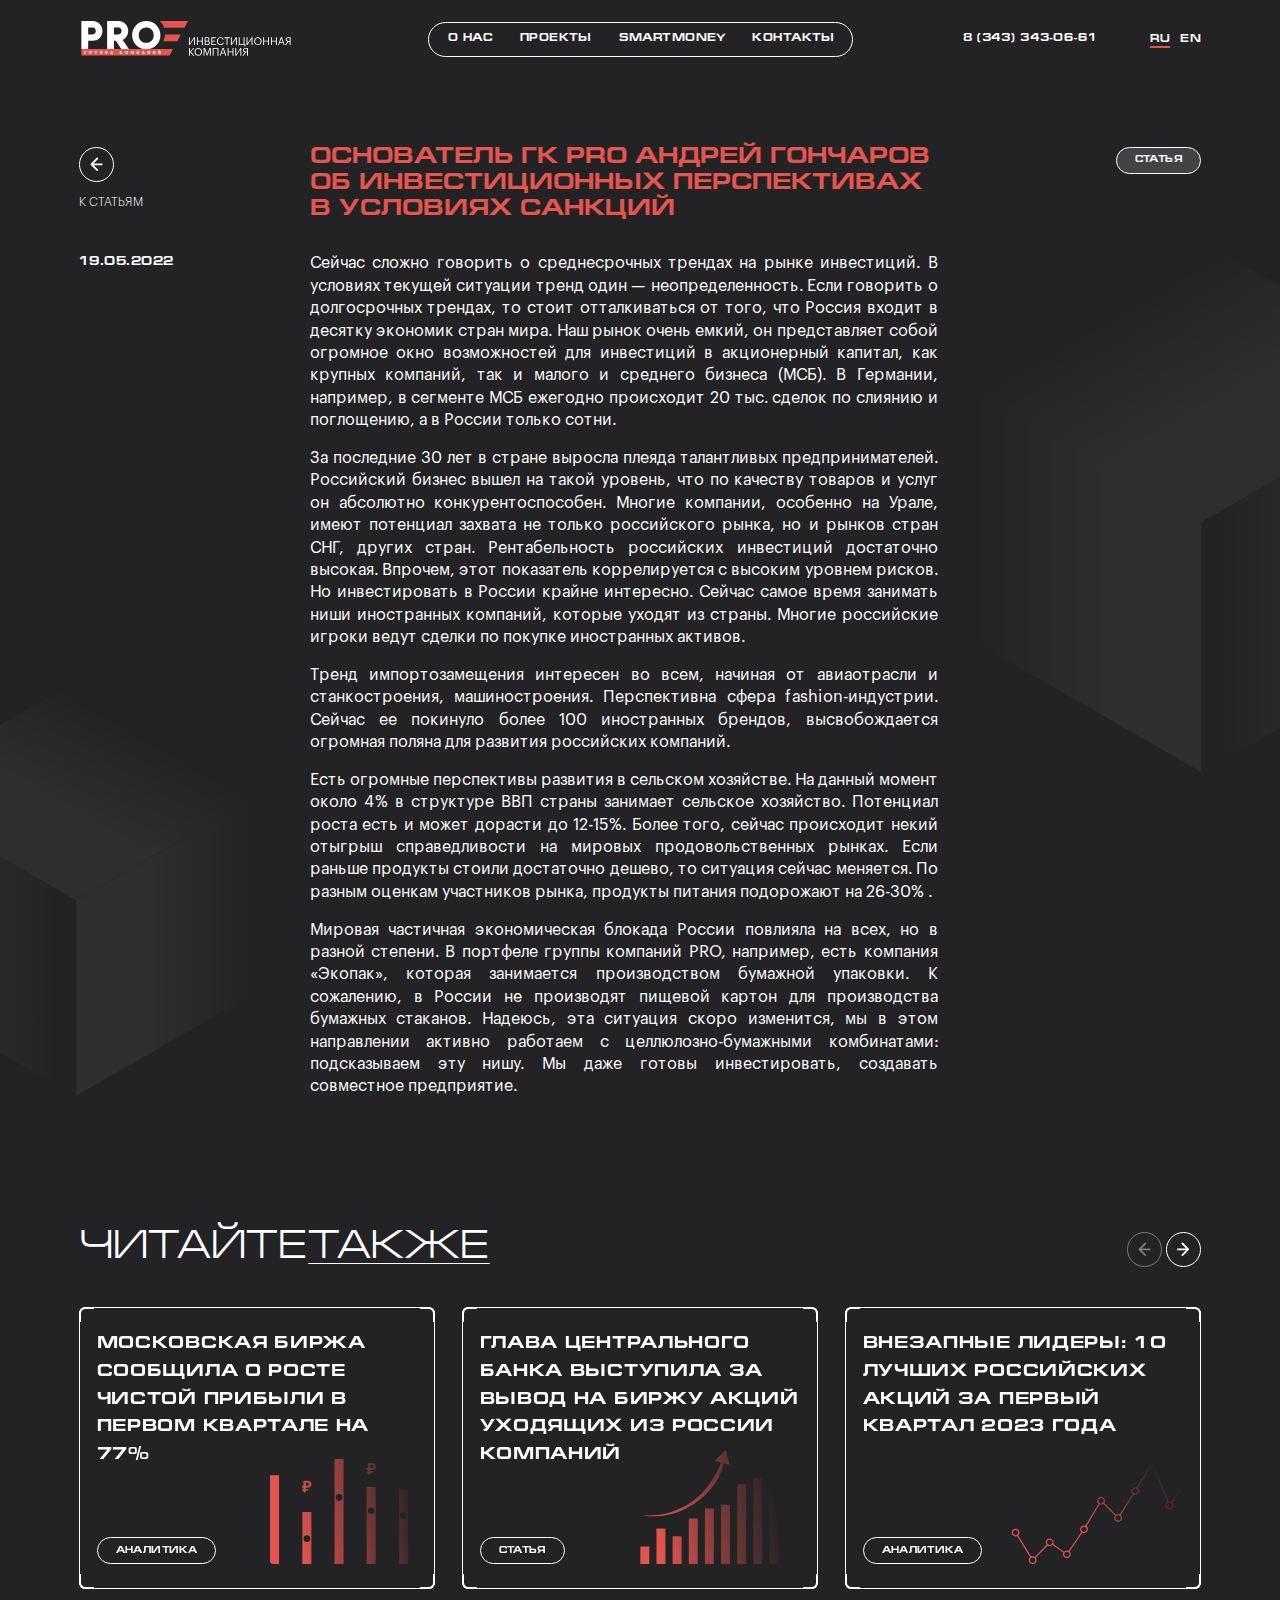
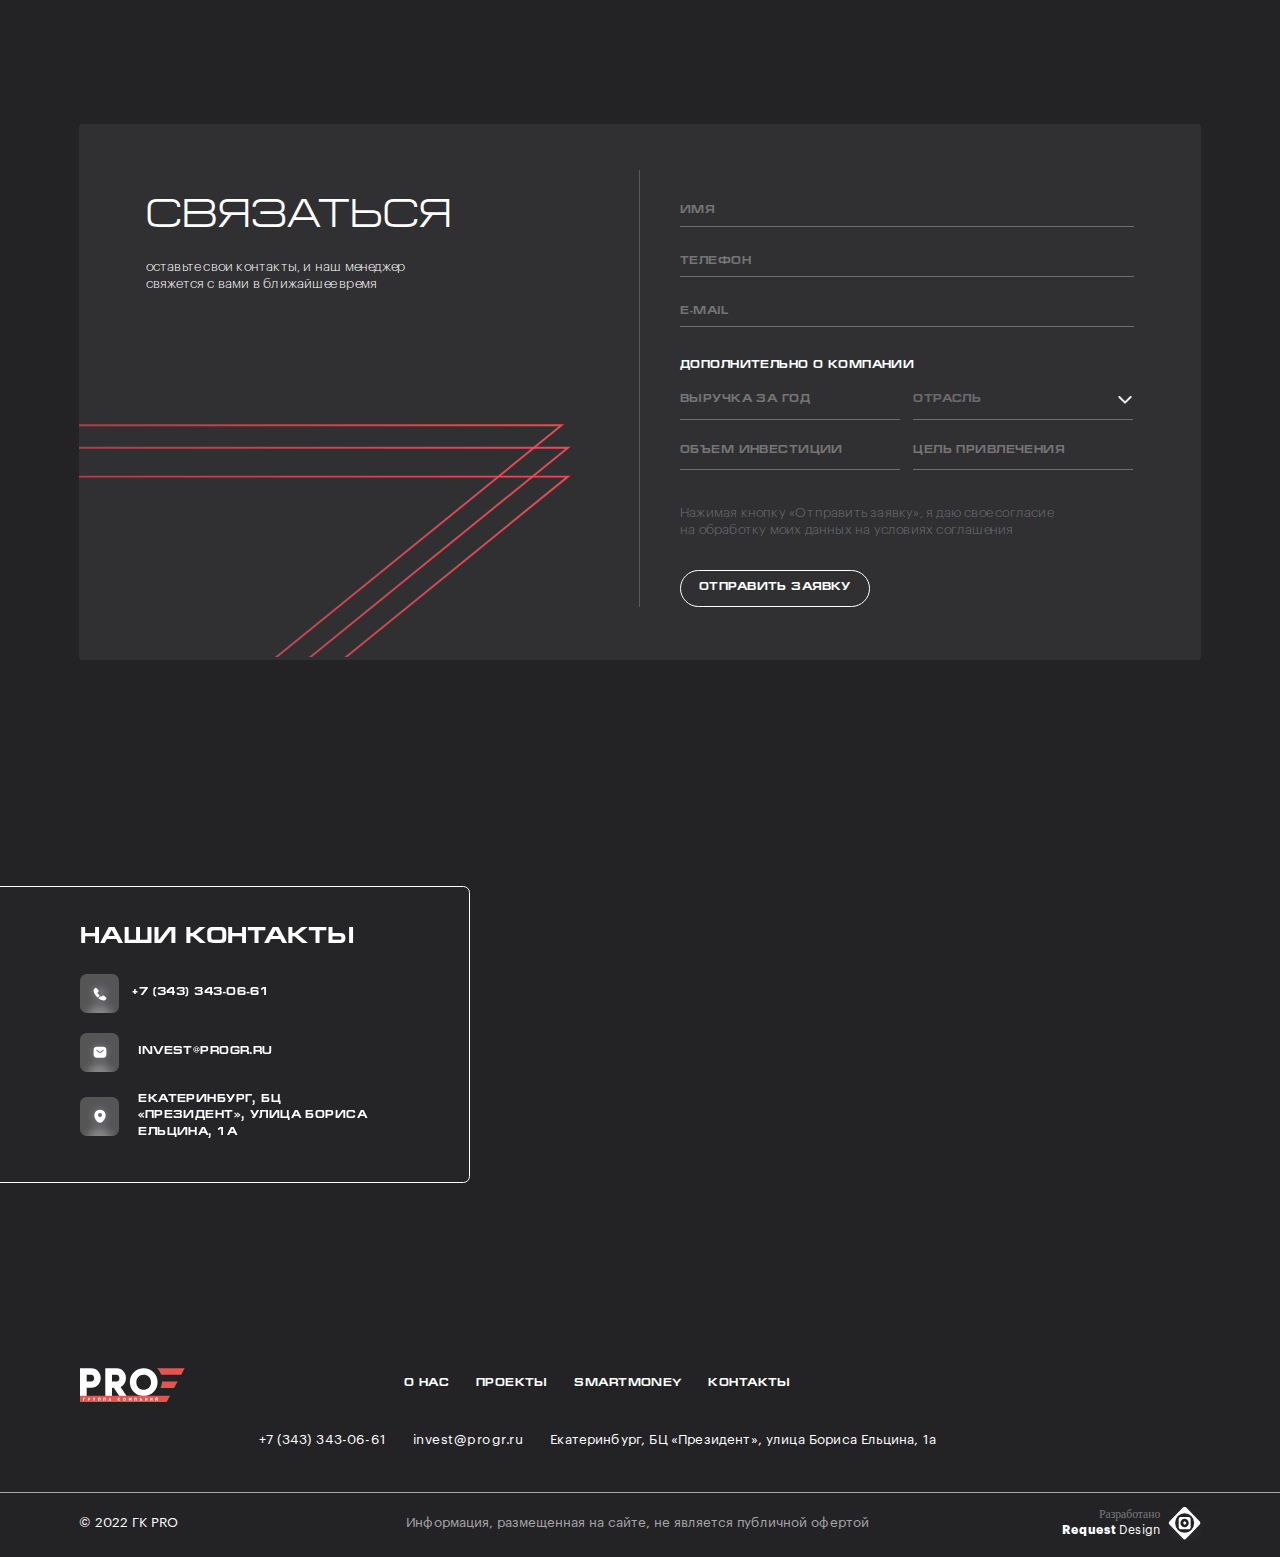
<file: article.html>
<!DOCTYPE html>
<html lang="ru">
  <head>
    <meta charset="UTF-8" />
    <meta http-equiv="X-UA-Compatible" content="IE=edge" />
    <meta name="viewport" content="width=device-width, initial-scale=1.0" />
    <meta name="description" content="Описание" />
    <!-- favicon-start-->
    <link rel="icon" type="image/x-icon" href="favicon/favicon.ico" />
    <link rel="icon" type="image/png" sizes="16x16" href="favicon/favicon-16x16.png" />
    <link rel="icon" type="image/png" sizes="32x32" href="favicon/favicon-32x32.png" />
    <link rel="icon" type="image/png" sizes="48x48" href="favicon/favicon-48x48.png" />
    <link rel="manifest" href="favicon/manifest.webmanifest" />
    <meta name="mobile-web-app-capable" content="yes" />
    <meta name="theme-color" content="#fff" />
    <meta name="application-name" content="&#x413;&#x41A; PRO" />
    <link rel="apple-touch-icon" sizes="57x57" href="favicon/apple-touch-icon-57x57.png" />
    <link rel="apple-touch-icon" sizes="60x60" href="favicon/apple-touch-icon-60x60.png" />
    <link rel="apple-touch-icon" sizes="72x72" href="favicon/apple-touch-icon-72x72.png" />
    <link rel="apple-touch-icon" sizes="76x76" href="favicon/apple-touch-icon-76x76.png" />
    <link rel="apple-touch-icon" sizes="114x114" href="favicon/apple-touch-icon-114x114.png" />
    <link rel="apple-touch-icon" sizes="120x120" href="favicon/apple-touch-icon-120x120.png" />
    <link rel="apple-touch-icon" sizes="144x144" href="favicon/apple-touch-icon-144x144.png" />
    <link rel="apple-touch-icon" sizes="152x152" href="favicon/apple-touch-icon-152x152.png" />
    <link rel="apple-touch-icon" sizes="167x167" href="favicon/apple-touch-icon-167x167.png" />
    <link rel="apple-touch-icon" sizes="180x180" href="favicon/apple-touch-icon-180x180.png" />
    <link rel="apple-touch-icon" sizes="1024x1024" href="favicon/apple-touch-icon-1024x1024.png" />
    <meta name="apple-mobile-web-app-capable" content="yes" />
    <meta name="apple-mobile-web-app-status-bar-style" content="black-translucent" />
    <meta name="apple-mobile-web-app-title" content="&#x413;&#x41A; PRO" />
    <link rel="yandex-tableau-widget" href="favicon/yandex-browser-manifest.json" />
    <!-- favicon-end-->
    <title>ГК PRO - Детальная статьи</title>
    <!-- Jquery -->
    <script src="js/static/jquery_(3.7.0).min.js" defer></script>
    <!-- Jquery-UI-->
    <link rel="stylesheet" href="styles/static/jquery-ui_(1.13.2).min.css" />
    <script src="js/static/jquery-ui_(1.13.2).min.js" defer></script>
    <!-- Swiper-Slider-->
    <link rel="stylesheet" href="styles/static/swiper_(9.3.2).min.css" />
    <script src="js/static/swiper_(9.3.2).min.js" defer></script>
    <!-- Basic CSS -->
    <link rel="stylesheet" href="styles/main.css" />
    <!-- Basic JavaScript -->
    <script src="js/main.js" defer></script>
  </head>
  <body>
    <header class="header">
      <div class="header__container container">
        <a class="header__logo" href="/">
          <svg width="323" height="55">
            <use xlink:href="img/sprite.svg#logo"></use></svg
        ></a>
        <nav class="nav" id="menu">
          <ul class="nav__list">
            <li class="nav__item"><a class="nav__link us-link" href="about.html">О нас</a></li>
            <li class="nav__item"><a class="nav__link us-link" href="projects.html">Проекты</a></li>
            <li class="nav__item"><a class="nav__link us-link" href="smartmoney.html">Smartmoney</a></li>
            <li class="nav__item"><a class="nav__link us-link" href="contacts.html">Контакты</a></li>
          </ul>
          <a class="nav__tel us-link mobile" href="tel:+83433430661">8 (343) 343-06-61</a>
          <div class="header__lang-box mobile">
            <a class="header__lang active" href="#">ru</a><a class="header__lang" href="#">en</a>
          </div>
          <div class="nav__img-box mobile">
            <svg width="375" height="250" viewbox="0 0 375 250" fill="none" xmlns="http://www.w3.org/2000/svg">
              <g opacity="0.6">
                <path
                  d="M836.39 228.641H14.0317L177.033 2H-162.672"
                  stroke="url(#paint0_linear_691_40590)"
                  stroke-width="3"
                ></path>
                <path
                  d="M835.038 238.321H25.042L188.043 11.6794H-163.704"
                  stroke="url(#paint1_linear_691_40590)"
                  stroke-width="3"
                ></path>
                <path
                  d="M846.051 248H36.0544L199.056 21.3586H-167"
                  stroke="url(#paint2_linear_691_40590)"
                  stroke-width="3"
                ></path>
              </g>
              <defs>
                <lineargradient
                  id="paint0_linear_691_40590"
                  x1="-179.16"
                  y1="236.882"
                  x2="815.574"
                  y2="236.96"
                  gradientunits="userSpaceOnUse"
                >
                  <stop stop-color="#F34C58" stop-opacity="0"></stop>
                  <stop offset="0.666667" stop-color="#F34C58"></stop>
                  <stop offset="1" stop-color="#F3414E" stop-opacity="0"></stop>
                </lineargradient>
                <lineargradient
                  id="paint1_linear_691_40590"
                  x1="-180.186"
                  y1="246.562"
                  x2="814.229"
                  y2="246.639"
                  gradientunits="userSpaceOnUse"
                >
                  <stop stop-color="#F34C58" stop-opacity="0"></stop>
                  <stop offset="0.666667" stop-color="#F34C58"></stop>
                  <stop offset="1" stop-color="#F3414E" stop-opacity="0"></stop>
                </lineargradient>
                <lineargradient
                  id="paint2_linear_691_40590"
                  x1="-183.718"
                  y1="256.241"
                  x2="824.944"
                  y2="256.32"
                  gradientunits="userSpaceOnUse"
                >
                  <stop stop-color="#F34C58" stop-opacity="0"></stop>
                  <stop offset="0.666667" stop-color="#F34C58"></stop>
                  <stop offset="1" stop-color="#F3414E" stop-opacity="0"></stop>
                </lineargradient>
              </defs>
            </svg>
            <picture>
              <source class="nav__img" srcset="img/hero/cube.webp" />
              <img class="nav__img" src="img/hero/cube.webp" alt="Куб" />
            </picture>
          </div>
        </nav>
        <a class="header__tel us-link desktop" href="tel:+83433430661">8 (343) 343-06-61</a>
        <div class="header__lang-box desktop">
          <a class="header__lang active" href="#">ru</a><a class="header__lang" href="#">en</a>
        </div>
        <button class="header__burger mobile" id="menu-open">
          <svg width="25" height="19">
            <use xlink:href="img/sprite.svg#burger"></use>
          </svg>
        </button>
      </div>
    </header>
    <main>
      <section class="article">
        <div class="article__container container">
          <div class="article__cube article__cube--left"><span></span><span></span><span></span></div>
          <div class="article__cube article__cube--right"><span></span><span></span><span></span></div>
          <div class="article__content--left">
            <a class="article__back" href="#"
              ><span class="article__back--icon">
                <svg class="desktop" width="20" height="24">
                  <use xlink:href="img/sprite.svg#arrow-2"></use>
                </svg>
                <svg class="mobile" width="20" height="16">
                  <use xlink:href="img/sprite.svg#arrow"></use></svg></span
              ><span class="article__back--desc">к статьям</span></a
            >
            <time class="article__date" datetime="19-05-2022">19.05.2022</time>
          </div>
          <div class="article__content">
            <h1 class="article__title">
              Основатель ГК PRO Андрей Гончаров об&nbsp;инвестиционных перспективах в условиях санкций
            </h1>
            <p class="article__desc">
              <span
                >Сейчас сложно говорить о среднесрочных трендах на рынке инвестиций. В условиях текущей ситуации тренд
                один — неопределенность. Если говорить о долгосрочных трендах, то стоит отталкиваться от того, что
                Россия входит в десятку экономик стран мира. Наш рынок очень емкий, он представляет собой огромное окно
                возможностей для инвестиций в акционерный капитал, как крупных компаний, так и малого и среднего бизнеса
                (МСБ). В Германии, например, в сегменте МСБ ежегодно происходит 20 тыс. сделок по слиянию и поглощению,
                а в России только сотни.</span
              ><span
                >За последние 30 лет в стране выросла плеяда талантливых предпринимателей. Российский бизнес вышел на
                такой уровень, что по качеству товаров и услуг он абсолютно конкурентоспособен. Многие компании,
                особенно на Урале, имеют потенциал захвата не только российского рынка, но и рынков стран СНГ, других
                стран. Рентабельность российских инвестиций достаточно высокая. Впрочем, этот показатель коррелируется с
                высоким уровнем рисков. Но инвестировать в России крайне интересно. Сейчас самое время занимать ниши
                иностранных компаний, которые уходят из страны. Многие российские игроки ведут сделки по покупке
                иностранных активов.</span
              ><span
                >Тренд импортозамещения интересен во всем, начиная от авиаотрасли и станкостроения, машиностроения.
                Перспективна сфера fashion-индустрии. Сейчас ее покинуло более 100 иностранных брендов, высвобождается
                огромная поляна для развития российских компаний.</span
              ><span
                >Есть огромные перспективы развития в сельском хозяйстве. На данный момент около 4% в структуре ВВП
                страны занимает сельское хозяйство. Потенциал роста есть и может дорасти до 12-15%. Более того, сейчас
                происходит некий отыгрыш справедливости на мировых продовольственных рынках. Если раньше продукты стоили
                достаточно дешево, то ситуация сейчас меняется. По разным оценкам участников рынка, продукты питания
                подорожают на 26-30% .</span
              ><span
                >Мировая частичная экономическая блокада России повлияла на всех, но в разной степени. В портфеле группы
                компаний PRO, например, есть компания «Экопак», которая занимается производством бумажной упаковки. К
                сожалению, в России не производят пищевой картон для производства бумажных стаканов. Надеюсь, эта
                ситуация скоро изменится, мы в этом направлении активно работаем с целлюлозно-бумажными комбинатами:
                подсказываем эту нишу. Мы даже готовы инвестировать, создавать совместное предприятие.</span
              >
            </p>
          </div>
          <div class="article__content--right"><a class="article__link" href="#">статья </a></div>
        </div>
      </section>
      <section class="articles container">
        <div class="articles__title-box">
          <h2 class="articles__title us-title">читайте<span class="underline">также</span></h2>
          <div class="articles__slider-btn-box">
            <button class="articles__slider-btn articles__slider-btn--prev us-btn-slider">
              <svg class="desktop" width="20" height="24">
                <use xlink:href="img/sprite.svg#arrow-2"></use>
              </svg>
              <svg class="mobile" width="20" height="16">
                <use xlink:href="img/sprite.svg#arrow"></use>
              </svg>
            </button>
            <button class="articles__slider-btn articles__slider-btn--next us-btn-slider">
              <svg class="desktop" width="20" height="24">
                <use xlink:href="img/sprite.svg#arrow-2"></use>
              </svg>
              <svg class="mobile" width="20" height="16">
                <use xlink:href="img/sprite.svg#arrow"></use>
              </svg>
            </button>
          </div>
        </div>
        <div class="articles__slider swiper">
          <div class="articles__slider-wrapper swiper-wrapper">
            <a class="articles__slide swiper-slide" href="#">
              <span class="frame frame-1"></span><span class="frame frame-2"></span><span class="frame frame-3"></span
              ><span class="frame frame-4"></span>
              <h3 class="articles__article">
                Московская биржа сообщила о росте чистой прибыли в первом квартале на 77%
              </h3>
              <span class="articles__link">аналитика</span
              ><img class="articles__img" src="img/articles/exchange.svg" alt="аналитика" /></a
            ><a class="articles__slide swiper-slide" href="#">
              <span class="frame frame-1"></span><span class="frame frame-2"></span><span class="frame frame-3"></span
              ><span class="frame frame-4"></span>
              <h3 class="articles__article">
                Глава Центрального Банка выступила за вывод на биржу акций уходящих из России компаний
              </h3>
              <span class="articles__link">статья</span
              ><img class="articles__img" src="img/articles/share.svg" alt="статья" /></a
            ><a class="articles__slide swiper-slide" href="#">
              <span class="frame frame-1"></span><span class="frame frame-2"></span><span class="frame frame-3"></span
              ><span class="frame frame-4"></span>
              <h3 class="articles__article">
                Внезапные лидеры: 10 лучших российских акций за первый квартал 2023 года
              </h3>
              <span class="articles__link">аналитика</span
              ><img class="articles__img" src="img/articles/quarter.svg" alt="аналитика" /></a
            ><a class="articles__slide swiper-slide" href="#">
              <span class="frame frame-1"></span><span class="frame frame-2"></span><span class="frame frame-3"></span
              ><span class="frame frame-4"></span>
              <h3 class="articles__article">
                Московская биржа сообщила о росте чистой прибыли в первом квартале на 77%
              </h3>
              <span class="articles__link">аналитика</span
              ><img class="articles__img" src="img/articles/exchange.svg" alt="аналитика" /></a
            ><a class="articles__slide swiper-slide" href="#">
              <span class="frame frame-1"></span><span class="frame frame-2"></span><span class="frame frame-3"></span
              ><span class="frame frame-4"></span>
              <h3 class="articles__article">
                Глава Центрального Банка выступила за вывод на биржу акций уходящих из России компаний
              </h3>
              <span class="articles__link">статья</span
              ><img class="articles__img" src="img/articles/share.svg" alt="статья" /></a
            ><a class="articles__slide swiper-slide" href="#">
              <span class="frame frame-1"></span><span class="frame frame-2"></span><span class="frame frame-3"></span
              ><span class="frame frame-4"></span>
              <h3 class="articles__article">
                Внезапные лидеры: 10 лучших российских акций за первый квартал 2023 года
              </h3>
              <span class="articles__link">аналитика</span
              ><img class="articles__img" src="img/articles/quarter.svg" alt="аналитика"
            /></a>
          </div>
        </div>
      </section>
      <section class="contact container article-page" id="contact-form">
        <div class="contact__container">
          <div class="contact__box--left">
            <h2 class="contact__title us-title">связаться</h2>
            <p class="contact__desc">оставьте свои контакты, и наш менеджер свяжется с вами в ближайшее время</p>
            <svg
              class="desktop"
              width="1683"
              height="361"
              viewbox="0 0 1683 361"
              fill="none"
              xmlns="http://www.w3.org/2000/svg"
            >
              <path
                d="M2099.19 392.625H237.469L717.938 2H-1393"
                stroke="url(#paint0_linear_1349_33143)"
                stroke-width="3"
              ></path>
              <path
                d="M2109.19 427.313H247.469L727.938 36.6875H-1383"
                stroke="url(#paint1_linear_1349_33143)"
                stroke-width="3"
              ></path>
              <path
                d="M2109.19 472H247.469L727.938 81.375H-1383"
                stroke="url(#paint2_linear_1349_33143)"
                stroke-width="3"
              ></path>
              <defs>
                <lineargradient
                  id="paint0_linear_1349_33143"
                  x1="-1450.63"
                  y1="406.829"
                  x2="2026.43"
                  y2="407.377"
                  gradientunits="userSpaceOnUse"
                >
                  <stop stop-color="#F34C58" stop-opacity="0"></stop>
                  <stop offset="0.666667" stop-color="#F34C58"></stop>
                  <stop offset="1" stop-color="#F3414E" stop-opacity="0"></stop>
                </lineargradient>
                <lineargradient
                  id="paint1_linear_1349_33143"
                  x1="-1440.63"
                  y1="441.517"
                  x2="2036.43"
                  y2="442.064"
                  gradientunits="userSpaceOnUse"
                >
                  <stop stop-color="#F34C58" stop-opacity="0"></stop>
                  <stop offset="0.666667" stop-color="#F34C58"></stop>
                  <stop offset="1" stop-color="#F3414E" stop-opacity="0"></stop>
                </lineargradient>
                <lineargradient
                  id="paint2_linear_1349_33143"
                  x1="-1440.63"
                  y1="486.204"
                  x2="2036.43"
                  y2="486.752"
                  gradientunits="userSpaceOnUse"
                >
                  <stop stop-color="#F34C58" stop-opacity="0"></stop>
                  <stop offset="0.666667" stop-color="#F34C58"></stop>
                  <stop offset="1" stop-color="#F3414E" stop-opacity="0"></stop>
                </lineargradient>
              </defs>
            </svg>
          </div>
          <div class="contact__box--right">
            <form class="contact__form">
              <label class="contact__label" for="name"
                ><span class="placeholder">Имя</span>
                <input class="contact__input" id="name" type="text" name="name" placeholder="Имя" /><span></span>
              </label>
              <label class="contact__label" for="tel"
                ><span class="placeholder">Телефон</span>
                <input class="contact__input" id="tel" type="tel" name="tel" placeholder="Телефон" /><span></span>
              </label>
              <label class="contact__label" for="e-mail"
                ><span class="placeholder">e-mail</span>
                <input
                  class="contact__input"
                  id="e-mail"
                  type="email"
                  name="e-mail"
                  placeholder="e-mail"
                /><span></span>
              </label>
              <button class="contact__additionally" id="additionally-btn" type="button">
                Дополнительно о компании
              </button>
              <div class="contact__form-box active" id="additionally-box">
                <label class="contact__label" for="revenue"
                  ><span class="placeholder">выручка за год</span>
                  <input
                    class="contact__input"
                    id="revenue"
                    type="text"
                    name="revenue"
                    placeholder="выручка за год"
                    required
                  /><span></span>
                </label>
                <label class="contact__label" for="industry">
                  <select class="contact__select" id="industry" name="industry" required>
                    <option>отрасль</option>
                    <option value="Экономика и учет">Экономика и учет</option>
                    <option value="Управленческая поддержка">Управленческая поддержка</option>
                  </select>
                </label>
                <label class="contact__label" for="investments"
                  ><span class="placeholder">объем инвестиций</span>
                  <input
                    class="contact__input"
                    id="investments"
                    type="text"
                    name="investments"
                    placeholder="объем инвестиций"
                    required
                  /><span></span>
                </label>
                <label class="contact__label" for="target"
                  ><span class="placeholder">цель привлечения</span>
                  <input
                    class="contact__input"
                    id="target"
                    type="text"
                    name="target"
                    placeholder="цель привлечения"
                    required
                  /><span></span>
                </label>
              </div>
              <p class="contact__form-desc">
                Нажимая кнопку «Отправить заявку», я даю свое согласие на обработку моих данных на условиях соглашения
              </p>
              <button class="contact__btn us-btn">
                <span class="contact__btn--desc">отправить заявку</span
                ><span class="contact__btn--animate"> <span></span><span></span><span></span></span>
              </button>
            </form>
          </div>
          <svg
            class="mobile"
            width="343"
            height="79"
            viewbox="0 0 343 79"
            fill="none"
            xmlns="http://www.w3.org/2000/svg"
          >
            <mask
              id="mask0_946_9275"
              style="mask-type: alpha"
              maskunits="userSpaceOnUse"
              x="0"
              y="0"
              width="343"
              height="79"
            >
              <rect width="343" height="79" rx="5" fill="#434347"></rect>
            </mask>
            <g mask="url(#mask0_946_9275)">
              <path d="M704 109H191.682L323.9 1H-257" stroke="url(#paint0_linear_946_9275)" stroke-width="2"></path>
              <path d="M704 124H191.682L323.9 16H-257" stroke="url(#paint1_linear_946_9275)" stroke-width="2"></path>
              <path d="M704 139H191.682L323.9 32H-257" stroke="url(#paint2_linear_946_9275)" stroke-width="2"></path>
            </g>
            <defs>
              <lineargradient
                id="paint0_linear_946_9275"
                x1="-272.86"
                y1="112.927"
                x2="683.977"
                y2="113.077"
                gradientunits="userSpaceOnUse"
              >
                <stop stop-color="#F34C58" stop-opacity="0"></stop>
                <stop offset="0.666667" stop-color="#F34C58"></stop>
                <stop offset="1" stop-color="#F3414E" stop-opacity="0"></stop>
              </lineargradient>
              <lineargradient
                id="paint1_linear_946_9275"
                x1="-272.86"
                y1="127.927"
                x2="683.977"
                y2="128.077"
                gradientunits="userSpaceOnUse"
              >
                <stop stop-color="#F34C58" stop-opacity="0"></stop>
                <stop offset="0.666667" stop-color="#F34C58"></stop>
                <stop offset="1" stop-color="#F3414E" stop-opacity="0"></stop>
              </lineargradient>
              <lineargradient
                id="paint2_linear_946_9275"
                x1="-272.86"
                y1="142.891"
                x2="683.977"
                y2="143.042"
                gradientunits="userSpaceOnUse"
              >
                <stop stop-color="#F34C58" stop-opacity="0"></stop>
                <stop offset="0.666667" stop-color="#F34C58"></stop>
                <stop offset="1" stop-color="#F3414E" stop-opacity="0"></stop>
              </lineargradient>
            </defs>
          </svg>
        </div>
      </section>
      <section class="contacts">
        <div class="contacts__map" id="map"></div>
        <div class="contacts__content">
          <h2 class="contacts__title">наши Контакты</h2>
          <ul class="contacts__list">
            <li class="contacts__item">
              <a class="contacts__desc" href="tel:+73433430661"
                ><span class="contacts__icon">
                  <svg width="24" height="24">
                    <use xlink:href="img/sprite.svg#phone"></use></svg></span
                >+7 (343) 343-06-61</a
              >
            </li>
            <li class="contacts__item">
              <a class="contacts__desc" href="mailto:invest@progr.ru"
                ><span class="contacts__icon">
                  <svg width="24" height="24">
                    <use xlink:href="img/sprite.svg#mail"></use></svg></span
                >invest@progr.ru</a
              >
            </li>
            <li class="contacts__item">
              <address class="contacts__desc">
                <span class="contacts__icon">
                  <svg width="24" height="24">
                    <use xlink:href="img/sprite.svg#location"></use></svg></span
                >Екатеринбург, БЦ «Президент», улица Бориса Ельцина, 1а
              </address>
            </li>
          </ul>
        </div>
        <script src="https://api-maps.yandex.ru/2.1/?lang=en_US" type="text/javascript"></script>
      </section>
    </main>
    <footer class="footer">
      <div class="footer__box--top">
        <div class="footer__container container">
          <a class="footer__logo" href="#">
            <svg width="160" height="53">
              <use xlink:href="img/sprite.svg#logo-footer"></use></svg
          ></a>
          <div class="footer__content">
            <nav class="footer__nav">
              <ul class="footer__nav-list">
                <li class="footer__nav-item"><a class="footer__nav-link us-link" href="about">О нас</a></li>
                <li class="footer__nav-item"><a class="footer__nav-link us-link" href="projects">Проекты</a></li>
                <li class="footer__nav-item"><a class="footer__nav-link us-link" href="smartmoney">Smartmoney</a></li>
                <li class="footer__nav-item"><a class="footer__nav-link us-link" href="contacts">Контакты</a></li>
              </ul>
            </nav>
            <ul class="footer__contact-list">
              <li class="footer__contact-item">
                <a class="footer__contact-desc us-link" href="tel:+73433430661">+7 (343) 343-06-61</a>
              </li>
              <li class="footer__contact-item">
                <a class="footer__contact-desc us-link" href="mailto:invest@progr.ru">invest@progr.ru</a>
              </li>
              <li class="footer__contact-item">
                <address class="footer__contact-desc">Екатеринбург, БЦ «Президент», улица Бориса Ельцина, 1а</address>
              </li>
            </ul>
          </div>
        </div>
      </div>
      <div class="footer__box--bottom">
        <div class="footer__container container">
          <strong class="footer__copyright">© 2022 ГК PRO</strong>
          <p class="footer__desc">Информация, размещенная на сайте, не является публичной офертой</p>
          <strong class="footer__development"
            ><span class="footer__development--top">Разработано</span
            ><span class="footer__development--bottom"> <span>Request </span>Design</span></strong
          >
        </div>
      </div>
    </footer>
  </body>
</html>
</file>
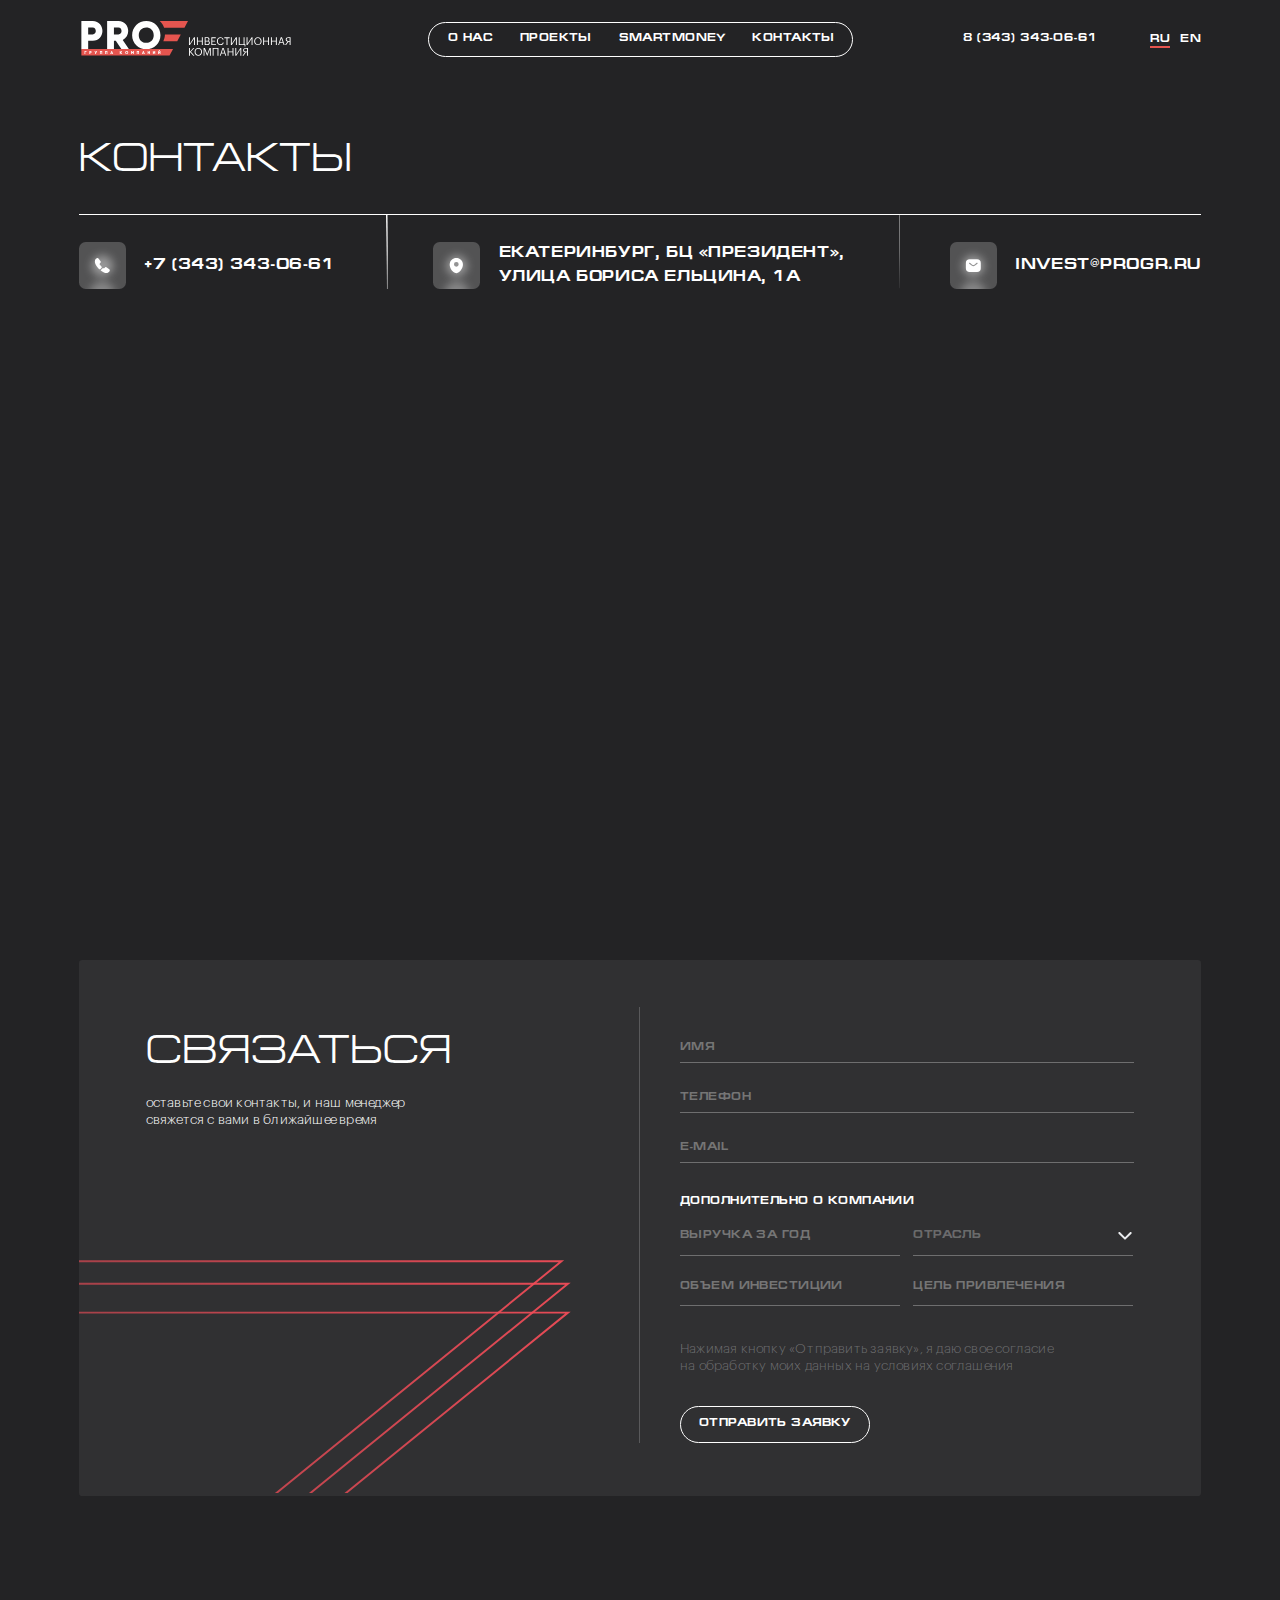
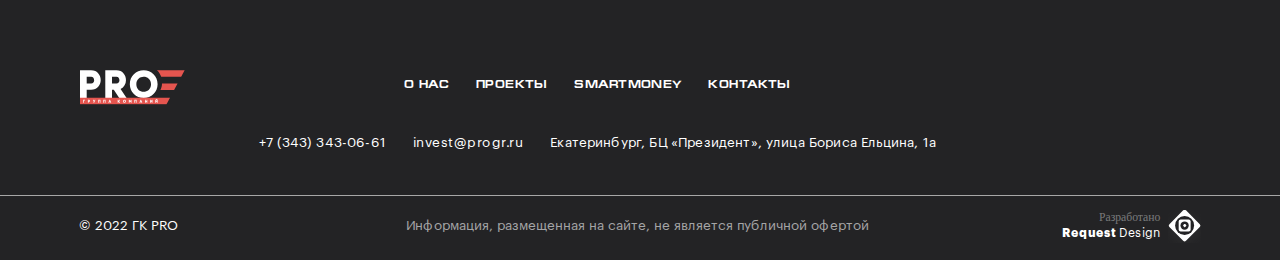
<file: contacts.html>
<!DOCTYPE html>
<html lang="ru">
  <head>
    <meta charset="UTF-8" />
    <meta http-equiv="X-UA-Compatible" content="IE=edge" />
    <meta name="viewport" content="width=device-width, initial-scale=1.0" />
    <meta name="description" content="Описание" />
    <!-- favicon-start-->
    <link rel="icon" type="image/x-icon" href="favicon/favicon.ico" />
    <link rel="icon" type="image/png" sizes="16x16" href="favicon/favicon-16x16.png" />
    <link rel="icon" type="image/png" sizes="32x32" href="favicon/favicon-32x32.png" />
    <link rel="icon" type="image/png" sizes="48x48" href="favicon/favicon-48x48.png" />
    <link rel="manifest" href="favicon/manifest.webmanifest" />
    <meta name="mobile-web-app-capable" content="yes" />
    <meta name="theme-color" content="#fff" />
    <meta name="application-name" content="&#x413;&#x41A; PRO" />
    <link rel="apple-touch-icon" sizes="57x57" href="favicon/apple-touch-icon-57x57.png" />
    <link rel="apple-touch-icon" sizes="60x60" href="favicon/apple-touch-icon-60x60.png" />
    <link rel="apple-touch-icon" sizes="72x72" href="favicon/apple-touch-icon-72x72.png" />
    <link rel="apple-touch-icon" sizes="76x76" href="favicon/apple-touch-icon-76x76.png" />
    <link rel="apple-touch-icon" sizes="114x114" href="favicon/apple-touch-icon-114x114.png" />
    <link rel="apple-touch-icon" sizes="120x120" href="favicon/apple-touch-icon-120x120.png" />
    <link rel="apple-touch-icon" sizes="144x144" href="favicon/apple-touch-icon-144x144.png" />
    <link rel="apple-touch-icon" sizes="152x152" href="favicon/apple-touch-icon-152x152.png" />
    <link rel="apple-touch-icon" sizes="167x167" href="favicon/apple-touch-icon-167x167.png" />
    <link rel="apple-touch-icon" sizes="180x180" href="favicon/apple-touch-icon-180x180.png" />
    <link rel="apple-touch-icon" sizes="1024x1024" href="favicon/apple-touch-icon-1024x1024.png" />
    <meta name="apple-mobile-web-app-capable" content="yes" />
    <meta name="apple-mobile-web-app-status-bar-style" content="black-translucent" />
    <meta name="apple-mobile-web-app-title" content="&#x413;&#x41A; PRO" />
    <link rel="yandex-tableau-widget" href="favicon/yandex-browser-manifest.json" />
    <!-- favicon-end-->
    <title>ГК PRO - Контакты</title>
    <!-- Jquery -->
    <script src="js/static/jquery_(3.7.0).min.js" defer></script>
    <!-- Jquery-UI-->
    <link rel="stylesheet" href="styles/static/jquery-ui_(1.13.2).min.css" />
    <script src="js/static/jquery-ui_(1.13.2).min.js" defer></script>
    <!-- Swiper-Slider-->
    <link rel="stylesheet" href="styles/static/swiper_(9.3.2).min.css" />
    <script src="js/static/swiper_(9.3.2).min.js" defer></script>
    <!-- Basic CSS -->
    <link rel="stylesheet" href="styles/main.css" />
    <!-- Basic JavaScript -->
    <script src="js/main.js" defer></script>
  </head>
  <body>
    <header class="header">
      <div class="header__container container">
        <a class="header__logo" href="/">
          <svg width="323" height="55">
            <use xlink:href="img/sprite.svg#logo"></use></svg
        ></a>
        <nav class="nav" id="menu">
          <ul class="nav__list">
            <li class="nav__item"><a class="nav__link us-link" href="about.html">О нас</a></li>
            <li class="nav__item"><a class="nav__link us-link" href="projects.html">Проекты</a></li>
            <li class="nav__item"><a class="nav__link us-link" href="smartmoney.html">Smartmoney</a></li>
            <li class="nav__item"><a class="nav__link us-link" href="contacts.html">Контакты</a></li>
          </ul>
          <a class="nav__tel us-link mobile" href="tel:+83433430661">8 (343) 343-06-61</a>
          <div class="header__lang-box mobile">
            <a class="header__lang active" href="#">ru</a><a class="header__lang" href="#">en</a>
          </div>
          <div class="nav__img-box mobile">
            <svg width="375" height="250" viewbox="0 0 375 250" fill="none" xmlns="http://www.w3.org/2000/svg">
              <g opacity="0.6">
                <path
                  d="M836.39 228.641H14.0317L177.033 2H-162.672"
                  stroke="url(#paint0_linear_691_40590)"
                  stroke-width="3"
                ></path>
                <path
                  d="M835.038 238.321H25.042L188.043 11.6794H-163.704"
                  stroke="url(#paint1_linear_691_40590)"
                  stroke-width="3"
                ></path>
                <path
                  d="M846.051 248H36.0544L199.056 21.3586H-167"
                  stroke="url(#paint2_linear_691_40590)"
                  stroke-width="3"
                ></path>
              </g>
              <defs>
                <lineargradient
                  id="paint0_linear_691_40590"
                  x1="-179.16"
                  y1="236.882"
                  x2="815.574"
                  y2="236.96"
                  gradientunits="userSpaceOnUse"
                >
                  <stop stop-color="#F34C58" stop-opacity="0"></stop>
                  <stop offset="0.666667" stop-color="#F34C58"></stop>
                  <stop offset="1" stop-color="#F3414E" stop-opacity="0"></stop>
                </lineargradient>
                <lineargradient
                  id="paint1_linear_691_40590"
                  x1="-180.186"
                  y1="246.562"
                  x2="814.229"
                  y2="246.639"
                  gradientunits="userSpaceOnUse"
                >
                  <stop stop-color="#F34C58" stop-opacity="0"></stop>
                  <stop offset="0.666667" stop-color="#F34C58"></stop>
                  <stop offset="1" stop-color="#F3414E" stop-opacity="0"></stop>
                </lineargradient>
                <lineargradient
                  id="paint2_linear_691_40590"
                  x1="-183.718"
                  y1="256.241"
                  x2="824.944"
                  y2="256.32"
                  gradientunits="userSpaceOnUse"
                >
                  <stop stop-color="#F34C58" stop-opacity="0"></stop>
                  <stop offset="0.666667" stop-color="#F34C58"></stop>
                  <stop offset="1" stop-color="#F3414E" stop-opacity="0"></stop>
                </lineargradient>
              </defs>
            </svg>
            <picture>
              <source class="nav__img" srcset="img/hero/cube.webp" />
              <img class="nav__img" src="img/hero/cube.webp" alt="Куб" />
            </picture>
          </div>
        </nav>
        <a class="header__tel us-link desktop" href="tel:+83433430661">8 (343) 343-06-61</a>
        <div class="header__lang-box desktop">
          <a class="header__lang active" href="#">ru</a><a class="header__lang" href="#">en</a>
        </div>
        <button class="header__burger mobile" id="menu-open">
          <svg width="25" height="19">
            <use xlink:href="img/sprite.svg#burger"></use>
          </svg>
        </button>
      </div>
    </header>
    <main>
      <section class="contacts-main">
        <div class="contacts-main__container container">
          <h1 class="contacts-main__title us-title">контакты</h1>
          <ul class="contacts-main__list">
            <li class="contacts-main__item">
              <a class="contacts-main__desc" href="tel:+73433430661"
                ><span class="contacts-main__icon">
                  <svg width="24" height="24">
                    <use xlink:href="img/sprite.svg#phone"></use></svg></span
                >+7 (343) 343-06-61</a
              >
            </li>
            <li class="contacts-main__item">
              <address class="contacts-main__desc">
                <span class="contacts-main__icon">
                  <svg width="24" height="24">
                    <use xlink:href="img/sprite.svg#location"></use></svg></span
                >Екатеринбург, БЦ «Президент», улица Бориса Ельцина, 1а
              </address>
            </li>
            <li class="contacts-main__item">
              <a class="contacts-main__desc" href="mailto:invest@progr.ru"
                ><span class="contacts-main__icon">
                  <svg width="24" height="24">
                    <use xlink:href="img/sprite.svg#mail"></use></svg></span
                >invest@progr.ru</a
              >
            </li>
          </ul>
        </div>
        <div class="contacts-main__map-container">
          <div class="contacts-main__map" id="map"></div>
        </div>
        <script src="https://api-maps.yandex.ru/2.1/?lang=en_US" type="text/javascript"></script>
      </section>
      <section class="contact container contact-page" id="contact-form">
        <div class="contact__container">
          <div class="contact__box--left">
            <h2 class="contact__title us-title">связаться</h2>
            <p class="contact__desc">оставьте свои контакты, и наш менеджер свяжется с вами в ближайшее время</p>
            <svg
              class="desktop"
              width="1683"
              height="361"
              viewbox="0 0 1683 361"
              fill="none"
              xmlns="http://www.w3.org/2000/svg"
            >
              <path
                d="M2099.19 392.625H237.469L717.938 2H-1393"
                stroke="url(#paint0_linear_1349_33143)"
                stroke-width="3"
              ></path>
              <path
                d="M2109.19 427.313H247.469L727.938 36.6875H-1383"
                stroke="url(#paint1_linear_1349_33143)"
                stroke-width="3"
              ></path>
              <path
                d="M2109.19 472H247.469L727.938 81.375H-1383"
                stroke="url(#paint2_linear_1349_33143)"
                stroke-width="3"
              ></path>
              <defs>
                <lineargradient
                  id="paint0_linear_1349_33143"
                  x1="-1450.63"
                  y1="406.829"
                  x2="2026.43"
                  y2="407.377"
                  gradientunits="userSpaceOnUse"
                >
                  <stop stop-color="#F34C58" stop-opacity="0"></stop>
                  <stop offset="0.666667" stop-color="#F34C58"></stop>
                  <stop offset="1" stop-color="#F3414E" stop-opacity="0"></stop>
                </lineargradient>
                <lineargradient
                  id="paint1_linear_1349_33143"
                  x1="-1440.63"
                  y1="441.517"
                  x2="2036.43"
                  y2="442.064"
                  gradientunits="userSpaceOnUse"
                >
                  <stop stop-color="#F34C58" stop-opacity="0"></stop>
                  <stop offset="0.666667" stop-color="#F34C58"></stop>
                  <stop offset="1" stop-color="#F3414E" stop-opacity="0"></stop>
                </lineargradient>
                <lineargradient
                  id="paint2_linear_1349_33143"
                  x1="-1440.63"
                  y1="486.204"
                  x2="2036.43"
                  y2="486.752"
                  gradientunits="userSpaceOnUse"
                >
                  <stop stop-color="#F34C58" stop-opacity="0"></stop>
                  <stop offset="0.666667" stop-color="#F34C58"></stop>
                  <stop offset="1" stop-color="#F3414E" stop-opacity="0"></stop>
                </lineargradient>
              </defs>
            </svg>
          </div>
          <div class="contact__box--right">
            <form class="contact__form">
              <label class="contact__label" for="name"
                ><span class="placeholder">Имя</span>
                <input class="contact__input" id="name" type="text" name="name" placeholder="Имя" /><span></span>
              </label>
              <label class="contact__label" for="tel"
                ><span class="placeholder">Телефон</span>
                <input class="contact__input" id="tel" type="tel" name="tel" placeholder="Телефон" /><span></span>
              </label>
              <label class="contact__label" for="e-mail"
                ><span class="placeholder">e-mail</span>
                <input
                  class="contact__input"
                  id="e-mail"
                  type="email"
                  name="e-mail"
                  placeholder="e-mail"
                /><span></span>
              </label>
              <button class="contact__additionally" id="additionally-btn" type="button">
                Дополнительно о компании
              </button>
              <div class="contact__form-box active" id="additionally-box">
                <label class="contact__label" for="revenue"
                  ><span class="placeholder">выручка за год</span>
                  <input
                    class="contact__input"
                    id="revenue"
                    type="text"
                    name="revenue"
                    placeholder="выручка за год"
                    required
                  /><span></span>
                </label>
                <label class="contact__label" for="industry">
                  <select class="contact__select" id="industry" name="industry" required>
                    <option>отрасль</option>
                    <option value="Экономика и учет">Экономика и учет</option>
                    <option value="Управленческая поддержка">Управленческая поддержка</option>
                  </select>
                </label>
                <label class="contact__label" for="investments"
                  ><span class="placeholder">объем инвестиций</span>
                  <input
                    class="contact__input"
                    id="investments"
                    type="text"
                    name="investments"
                    placeholder="объем инвестиций"
                    required
                  /><span></span>
                </label>
                <label class="contact__label" for="target"
                  ><span class="placeholder">цель привлечения</span>
                  <input
                    class="contact__input"
                    id="target"
                    type="text"
                    name="target"
                    placeholder="цель привлечения"
                    required
                  /><span></span>
                </label>
              </div>
              <p class="contact__form-desc">
                Нажимая кнопку «Отправить заявку», я даю свое согласие на обработку моих данных на условиях соглашения
              </p>
              <button class="contact__btn us-btn">
                <span class="contact__btn--desc">отправить заявку</span
                ><span class="contact__btn--animate"> <span></span><span></span><span></span></span>
              </button>
            </form>
          </div>
          <svg
            class="mobile"
            width="343"
            height="79"
            viewbox="0 0 343 79"
            fill="none"
            xmlns="http://www.w3.org/2000/svg"
          >
            <mask
              id="mask0_946_9275"
              style="mask-type: alpha"
              maskunits="userSpaceOnUse"
              x="0"
              y="0"
              width="343"
              height="79"
            >
              <rect width="343" height="79" rx="5" fill="#434347"></rect>
            </mask>
            <g mask="url(#mask0_946_9275)">
              <path d="M704 109H191.682L323.9 1H-257" stroke="url(#paint0_linear_946_9275)" stroke-width="2"></path>
              <path d="M704 124H191.682L323.9 16H-257" stroke="url(#paint1_linear_946_9275)" stroke-width="2"></path>
              <path d="M704 139H191.682L323.9 32H-257" stroke="url(#paint2_linear_946_9275)" stroke-width="2"></path>
            </g>
            <defs>
              <lineargradient
                id="paint0_linear_946_9275"
                x1="-272.86"
                y1="112.927"
                x2="683.977"
                y2="113.077"
                gradientunits="userSpaceOnUse"
              >
                <stop stop-color="#F34C58" stop-opacity="0"></stop>
                <stop offset="0.666667" stop-color="#F34C58"></stop>
                <stop offset="1" stop-color="#F3414E" stop-opacity="0"></stop>
              </lineargradient>
              <lineargradient
                id="paint1_linear_946_9275"
                x1="-272.86"
                y1="127.927"
                x2="683.977"
                y2="128.077"
                gradientunits="userSpaceOnUse"
              >
                <stop stop-color="#F34C58" stop-opacity="0"></stop>
                <stop offset="0.666667" stop-color="#F34C58"></stop>
                <stop offset="1" stop-color="#F3414E" stop-opacity="0"></stop>
              </lineargradient>
              <lineargradient
                id="paint2_linear_946_9275"
                x1="-272.86"
                y1="142.891"
                x2="683.977"
                y2="143.042"
                gradientunits="userSpaceOnUse"
              >
                <stop stop-color="#F34C58" stop-opacity="0"></stop>
                <stop offset="0.666667" stop-color="#F34C58"></stop>
                <stop offset="1" stop-color="#F3414E" stop-opacity="0"></stop>
              </lineargradient>
            </defs>
          </svg>
        </div>
      </section>
    </main>
    <footer class="footer">
      <div class="footer__box--top">
        <div class="footer__container container">
          <a class="footer__logo" href="#">
            <svg width="160" height="53">
              <use xlink:href="img/sprite.svg#logo-footer"></use></svg
          ></a>
          <div class="footer__content">
            <nav class="footer__nav">
              <ul class="footer__nav-list">
                <li class="footer__nav-item"><a class="footer__nav-link us-link" href="about">О нас</a></li>
                <li class="footer__nav-item"><a class="footer__nav-link us-link" href="projects">Проекты</a></li>
                <li class="footer__nav-item"><a class="footer__nav-link us-link" href="smartmoney">Smartmoney</a></li>
                <li class="footer__nav-item"><a class="footer__nav-link us-link" href="contacts">Контакты</a></li>
              </ul>
            </nav>
            <ul class="footer__contact-list">
              <li class="footer__contact-item">
                <a class="footer__contact-desc us-link" href="tel:+73433430661">+7 (343) 343-06-61</a>
              </li>
              <li class="footer__contact-item">
                <a class="footer__contact-desc us-link" href="mailto:invest@progr.ru">invest@progr.ru</a>
              </li>
              <li class="footer__contact-item">
                <address class="footer__contact-desc">Екатеринбург, БЦ «Президент», улица Бориса Ельцина, 1а</address>
              </li>
            </ul>
          </div>
        </div>
      </div>
      <div class="footer__box--bottom">
        <div class="footer__container container">
          <strong class="footer__copyright">© 2022 ГК PRO</strong>
          <p class="footer__desc">Информация, размещенная на сайте, не является публичной офертой</p>
          <strong class="footer__development"
            ><span class="footer__development--top">Разработано</span
            ><span class="footer__development--bottom"> <span>Request </span>Design</span></strong
          >
        </div>
      </div>
    </footer>
  </body>
</html>
</file>
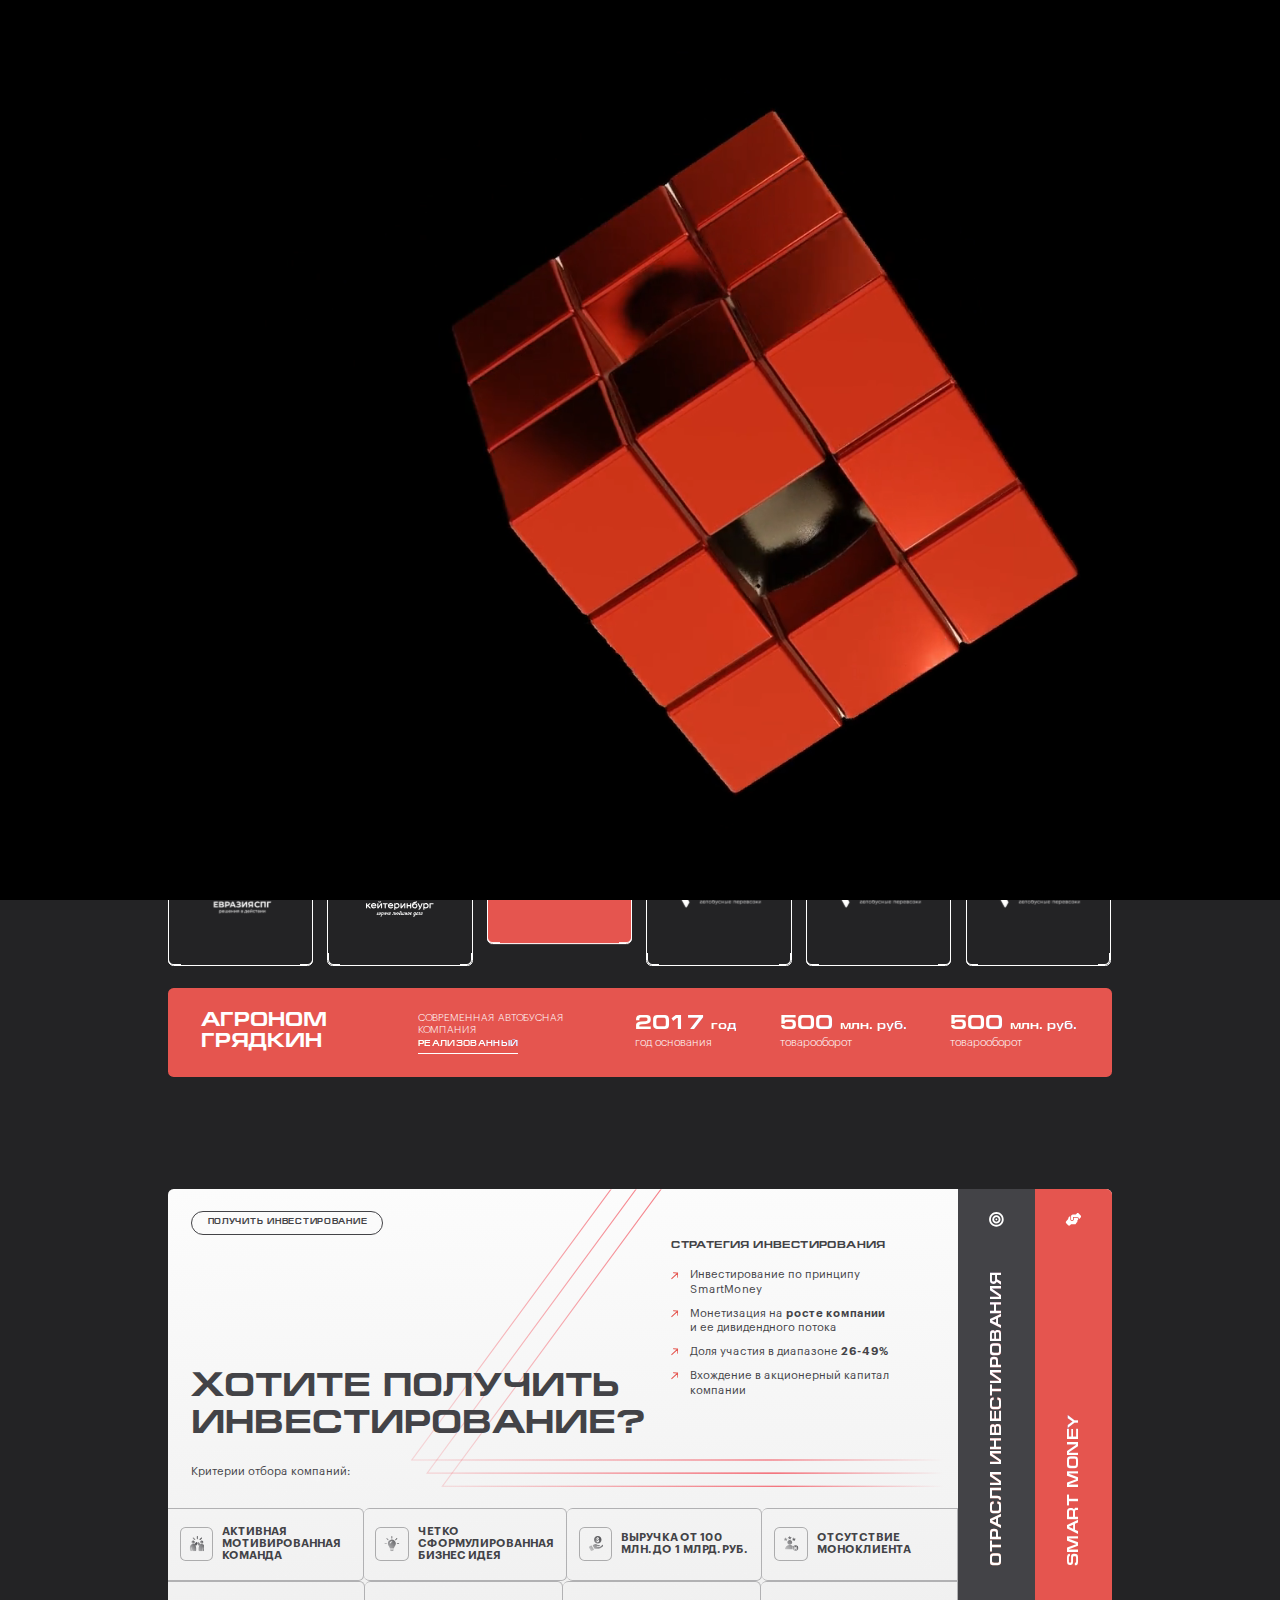
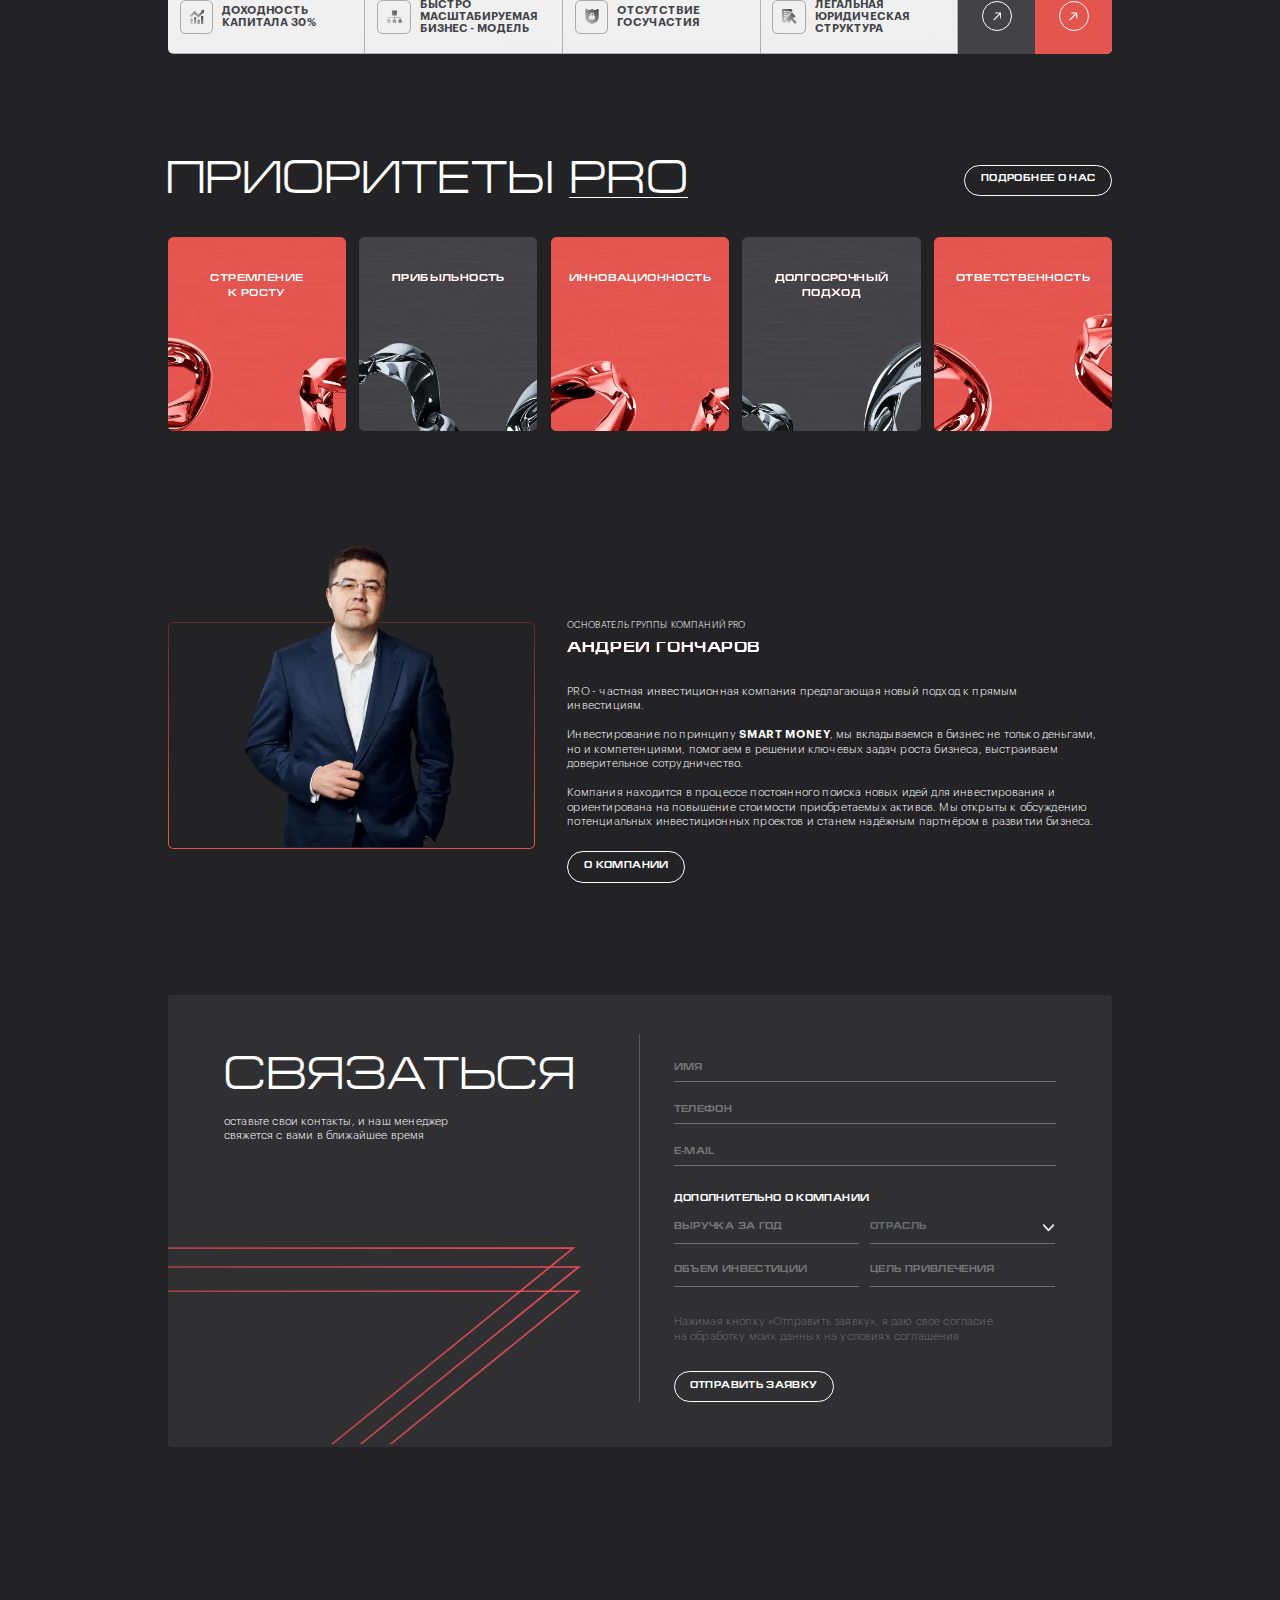
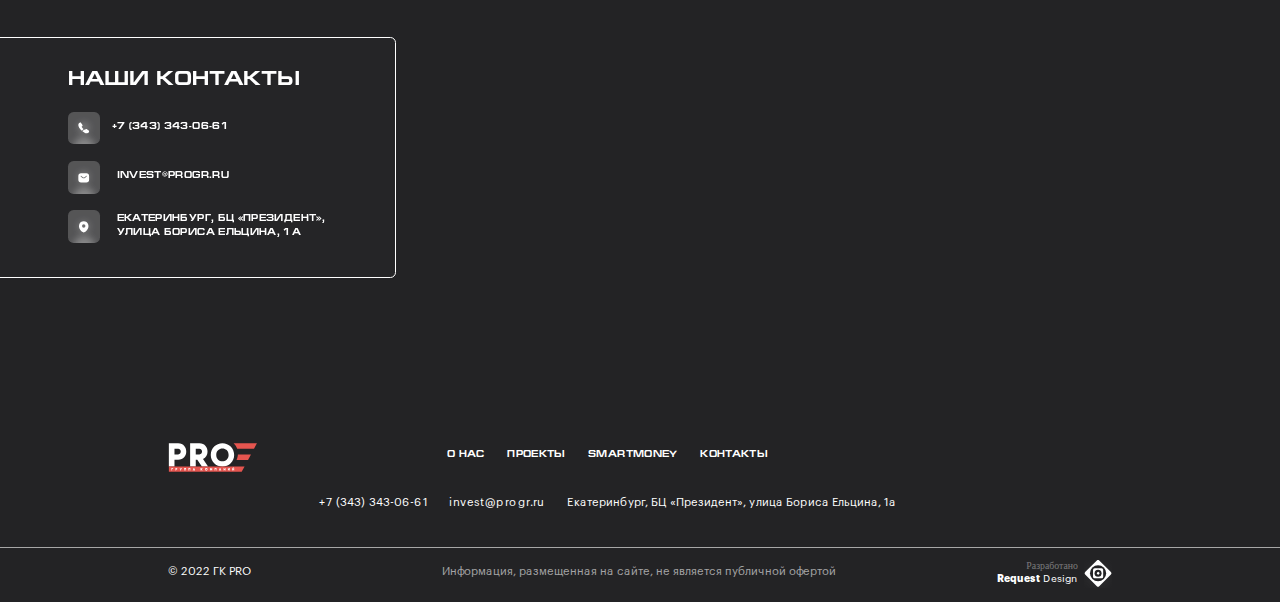
<file: main.html>
<!DOCTYPE html>
<html lang="ru">
  <head>
    <meta charset="UTF-8" />
    <meta http-equiv="X-UA-Compatible" content="IE=edge" />
    <meta name="viewport" content="width=device-width, initial-scale=1.0" />
    <meta name="description" content="Описание" />
    <!-- favicon-start-->
    <link rel="icon" type="image/x-icon" href="favicon/favicon.ico" />
    <link rel="icon" type="image/png" sizes="16x16" href="favicon/favicon-16x16.png" />
    <link rel="icon" type="image/png" sizes="32x32" href="favicon/favicon-32x32.png" />
    <link rel="icon" type="image/png" sizes="48x48" href="favicon/favicon-48x48.png" />
    <link rel="manifest" href="favicon/manifest.webmanifest" />
    <meta name="mobile-web-app-capable" content="yes" />
    <meta name="theme-color" content="#fff" />
    <meta name="application-name" content="&#x413;&#x41A; PRO" />
    <link rel="apple-touch-icon" sizes="57x57" href="favicon/apple-touch-icon-57x57.png" />
    <link rel="apple-touch-icon" sizes="60x60" href="favicon/apple-touch-icon-60x60.png" />
    <link rel="apple-touch-icon" sizes="72x72" href="favicon/apple-touch-icon-72x72.png" />
    <link rel="apple-touch-icon" sizes="76x76" href="favicon/apple-touch-icon-76x76.png" />
    <link rel="apple-touch-icon" sizes="114x114" href="favicon/apple-touch-icon-114x114.png" />
    <link rel="apple-touch-icon" sizes="120x120" href="favicon/apple-touch-icon-120x120.png" />
    <link rel="apple-touch-icon" sizes="144x144" href="favicon/apple-touch-icon-144x144.png" />
    <link rel="apple-touch-icon" sizes="152x152" href="favicon/apple-touch-icon-152x152.png" />
    <link rel="apple-touch-icon" sizes="167x167" href="favicon/apple-touch-icon-167x167.png" />
    <link rel="apple-touch-icon" sizes="180x180" href="favicon/apple-touch-icon-180x180.png" />
    <link rel="apple-touch-icon" sizes="1024x1024" href="favicon/apple-touch-icon-1024x1024.png" />
    <meta name="apple-mobile-web-app-capable" content="yes" />
    <meta name="apple-mobile-web-app-status-bar-style" content="black-translucent" />
    <meta name="apple-mobile-web-app-title" content="&#x413;&#x41A; PRO" />
    <link rel="yandex-tableau-widget" href="favicon/yandex-browser-manifest.json" />
    <!-- favicon-end-->
    <title>ГК PRO - Главная</title>
    <!-- Jquery -->
    <script src="js/static/jquery_(3.7.0).min.js" defer></script>
    <!-- Jquery-UI-->
    <link rel="stylesheet" href="styles/static/jquery-ui_(1.13.2).min.css" />
    <script src="js/static/jquery-ui_(1.13.2).min.js" defer></script>
    <!-- Swiper-Slider-->
    <link rel="stylesheet" href="styles/static/swiper_(9.3.2).min.css" />
    <script src="js/static/swiper_(9.3.2).min.js" defer></script>
    <!-- Basic CSS -->
    <link rel="stylesheet" href="styles/main.css" />
    <!-- Basic JavaScript -->
    <script src="js/main.js" defer></script>
  </head>
  <body>
    <header class="header">
      <div class="header__container container">
        <a class="header__logo" href="/">
          <svg width="323" height="55">
            <use xlink:href="img/sprite.svg#logo"></use></svg
        ></a>
        <nav class="nav" id="menu">
          <ul class="nav__list">
            <li class="nav__item"><a class="nav__link us-link" href="about.html">О нас</a></li>
            <li class="nav__item"><a class="nav__link us-link" href="projects.html">Проекты</a></li>
            <li class="nav__item"><a class="nav__link us-link" href="smartmoney.html">Smartmoney</a></li>
            <li class="nav__item"><a class="nav__link us-link" href="contacts.html">Контакты</a></li>
          </ul>
          <a class="nav__tel us-link mobile" href="tel:+83433430661">8 (343) 343-06-61</a>
          <div class="header__lang-box mobile">
            <a class="header__lang active" href="#">ru</a><a class="header__lang" href="#">en</a>
          </div>
          <div class="nav__img-box mobile">
            <svg width="375" height="250" viewbox="0 0 375 250" fill="none" xmlns="http://www.w3.org/2000/svg">
              <g opacity="0.6">
                <path
                  d="M836.39 228.641H14.0317L177.033 2H-162.672"
                  stroke="url(#paint0_linear_691_40590)"
                  stroke-width="3"
                ></path>
                <path
                  d="M835.038 238.321H25.042L188.043 11.6794H-163.704"
                  stroke="url(#paint1_linear_691_40590)"
                  stroke-width="3"
                ></path>
                <path
                  d="M846.051 248H36.0544L199.056 21.3586H-167"
                  stroke="url(#paint2_linear_691_40590)"
                  stroke-width="3"
                ></path>
              </g>
              <defs>
                <lineargradient
                  id="paint0_linear_691_40590"
                  x1="-179.16"
                  y1="236.882"
                  x2="815.574"
                  y2="236.96"
                  gradientunits="userSpaceOnUse"
                >
                  <stop stop-color="#F34C58" stop-opacity="0"></stop>
                  <stop offset="0.666667" stop-color="#F34C58"></stop>
                  <stop offset="1" stop-color="#F3414E" stop-opacity="0"></stop>
                </lineargradient>
                <lineargradient
                  id="paint1_linear_691_40590"
                  x1="-180.186"
                  y1="246.562"
                  x2="814.229"
                  y2="246.639"
                  gradientunits="userSpaceOnUse"
                >
                  <stop stop-color="#F34C58" stop-opacity="0"></stop>
                  <stop offset="0.666667" stop-color="#F34C58"></stop>
                  <stop offset="1" stop-color="#F3414E" stop-opacity="0"></stop>
                </lineargradient>
                <lineargradient
                  id="paint2_linear_691_40590"
                  x1="-183.718"
                  y1="256.241"
                  x2="824.944"
                  y2="256.32"
                  gradientunits="userSpaceOnUse"
                >
                  <stop stop-color="#F34C58" stop-opacity="0"></stop>
                  <stop offset="0.666667" stop-color="#F34C58"></stop>
                  <stop offset="1" stop-color="#F3414E" stop-opacity="0"></stop>
                </lineargradient>
              </defs>
            </svg>
            <picture>
              <source class="nav__img" srcset="img/hero/cube.webp" />
              <img class="nav__img" src="img/hero/cube.webp" alt="Куб" />
            </picture>
          </div>
        </nav>
        <a class="header__tel us-link desktop" href="tel:+83433430661">8 (343) 343-06-61</a>
        <div class="header__lang-box desktop">
          <a class="header__lang active" href="#">ru</a><a class="header__lang" href="#">en</a>
        </div>
        <button class="header__burger mobile" id="menu-open">
          <svg width="25" height="19">
            <use xlink:href="img/sprite.svg#burger"></use>
          </svg>
        </button>
      </div>
    </header>
    <main>
      <section class="hero">
        <video class="hero__video" preload="auto" muted loop poster="img/hero/video.webp" id="banner-video">
          <source src="video/banner.mov" type="video/mov" />
          <source src="video/banner.mp4" type="video/mp4" />
        </video>
        <div class="hero__container container">
          <div class="hero__content--top" id="content-hero">
            <h1 class="hero__title us-title">
              <a class="hero__title--red" href="smartmoney.html">SMART MONEY </a>для вашего
              <span class="underline">бизнеса</span>
            </h1>
            <div class="hero__img-box">
              <svg
                class="desktop"
                width="100%"
                height="425"
                viewbox="0 0 1752 425"
                fill="none"
                xmlns="http://www.w3.org/2000/svg"
              >
                <g opacity="0.6">
                  <path
                    class="svg-elem svg-elem-1"
                    d="M2025 45H372.155L699.768 423H17.0001"
                    stroke="url(#paint0_linear_643_23590)"
                    stroke-width="3"
                  ></path>
                  <path
                    class="svg-elem svg-elem-2"
                    d="M2018 23H390.29L717.846 402H11"
                    stroke="url(#paint1_linear_643_23590)"
                    stroke-width="3"
                  ></path>
                  <path
                    class="svg-elem svg-elem-3"
                    d="M2036 1.99999H408.093L735.688 380H2.88188e-05"
                    stroke="url(#paint2_linear_643_23590)"
                    stroke-width="3"
                  ></path>
                </g>
                <defs>
                  <lineargradient
                    id="paint0_linear_643_23590"
                    x1="-16.1383"
                    y1="31.255"
                    x2="1983.16"
                    y2="31.0679"
                    gradientunits="userSpaceOnUse"
                  >
                    <stop stop-color="#F34C58" stop-opacity="0"></stop>
                    <stop offset="0.666667" stop-color="#F34C58"></stop>
                    <stop offset="1" stop-color="#F3414E" stop-opacity="0"></stop>
                  </lineargradient>
                  <lineargradient
                    id="paint1_linear_643_23590"
                    x1="-22.1218"
                    y1="9.21868"
                    x2="1976.18"
                    y2="9.03219"
                    gradientunits="userSpaceOnUse"
                  >
                    <stop stop-color="#F34C58" stop-opacity="0"></stop>
                    <stop offset="0.666667" stop-color="#F34C58"></stop>
                    <stop offset="1" stop-color="#F3414E" stop-opacity="0"></stop>
                  </lineargradient>
                  <lineargradient
                    id="paint2_linear_643_23590"
                    x1="-33.6004"
                    y1="-11.745"
                    x2="1993.58"
                    y2="-11.9374"
                    gradientunits="userSpaceOnUse"
                  >
                    <stop stop-color="#F34C58" stop-opacity="0"></stop>
                    <stop offset="0.666667" stop-color="#F34C58"></stop>
                    <stop offset="1" stop-color="#F3414E" stop-opacity="0"></stop>
                  </lineargradient>
                </defs>
              </svg>
              <svg
                class="mobile"
                width="375"
                height="259"
                viewbox="0 0 375 259"
                fill="none"
                xmlns="http://www.w3.org/2000/svg"
              >
                <g opacity="0.6">
                  <path
                    d="M1008.1 22.0672H155.655L324.619 257H-27.5143"
                    stroke="url(#paint0_linear_691_40605)"
                    stroke-width="3"
                  ></path>
                  <path
                    d="M1006.7 12.0336H167.068L336.033 246.966H-28.5831"
                    stroke="url(#paint1_linear_691_40605)"
                    stroke-width="3"
                  ></path>
                  <path
                    d="M1018.11 2.00011H178.483L347.448 236.933H-31.9998"
                    stroke="url(#paint2_linear_691_40605)"
                    stroke-width="3"
                  ></path>
                </g>
                <defs>
                  <lineargradient
                    id="paint0_linear_691_40605"
                    x1="-44.6052"
                    y1="13.5245"
                    x2="986.521"
                    y2="13.4444"
                    gradientunits="userSpaceOnUse"
                  >
                    <stop stop-color="#F34C58" stop-opacity="0"></stop>
                    <stop offset="0.666667" stop-color="#F34C58"></stop>
                    <stop offset="1" stop-color="#F3414E" stop-opacity="0"></stop>
                  </lineargradient>
                  <lineargradient
                    id="paint1_linear_691_40605"
                    x1="-45.6685"
                    y1="3.49085"
                    x2="985.128"
                    y2="3.4108"
                    gradientunits="userSpaceOnUse"
                  >
                    <stop stop-color="#F34C58" stop-opacity="0"></stop>
                    <stop offset="0.666667" stop-color="#F34C58"></stop>
                    <stop offset="1" stop-color="#F3414E" stop-opacity="0"></stop>
                  </lineargradient>
                  <lineargradient
                    id="paint2_linear_691_40605"
                    x1="-49.3299"
                    y1="-6.5426"
                    x2="996.234"
                    y2="-6.62496"
                    gradientunits="userSpaceOnUse"
                  >
                    <stop stop-color="#F34C58" stop-opacity="0"></stop>
                    <stop offset="0.666667" stop-color="#F34C58"></stop>
                    <stop offset="1" stop-color="#F3414E" stop-opacity="0"></stop>
                  </lineargradient>
                </defs>
              </svg>
              <picture>
                <source class="hero__img" srcset="img/hero/cube.webp" />
                <img class="hero__img" src="img/hero/cube.webp" alt="Куб" />
              </picture>
              <picture>
                <source class="hero__img--shadow" srcset="img/hero/shadow.webp" />
                <img class="hero__img--shadow" src="img/hero/shadow.webp" alt="Тень" />
              </picture>
              <ul class="hero__tabs">
                <li class="hero__tab hero__tab-1">
                  <span> </span> <button class="hero__tab-btn"><span></span></button
                  ><a class="hero__tab-desc" href="smartmoney.html">SMART ПОДХОД</a>
                </li>
                <li class="hero__tab hero__tab-2">
                  <span> </span> <button class="hero__tab-btn"><span></span></button
                  ><a class="hero__tab-desc" href="smartmoney.html">SMART ПОДХОД</a>
                </li>
                <li class="hero__tab hero__tab-3">
                  <span> </span> <button class="hero__tab-btn"><span></span></button
                  ><a class="hero__tab-desc" href="smartmoney.html">SMART ПОДХОД</a>
                </li>
                <li class="hero__tab hero__tab-4">
                  <span> </span> <button class="hero__tab-btn"><span></span></button
                  ><a class="hero__tab-desc" href="smartmoney.html">SMART ПОДХОД</a>
                </li>
                <li class="hero__tab hero__tab-5">
                  <span> </span> <button class="hero__tab-btn"><span></span></button
                  ><a class="hero__tab-desc" href="smartmoney.html">SMART ПОДХОД</a>
                </li>
              </ul>
              <span class="hero__slogan slogan desktop">pro</span>
            </div>
            <p class="hero__desc">инвестируем и помогаем в решении ключевых задач роста бизнеса</p>
            <a class="hero__btn us-btn" href="#contact-form">оставить заявку</a>
          </div>
          <div class="hero__content--bottom">
            <div class="hero__slider swiper">
              <div class="hero__slider-wrapper swiper-wrapper">
                <div class="hero__slide swiper-slide">
                  <strong class="hero__progress"
                    ><span class="hero__progress--count">18</span
                    ><span class="hero__progress--desc">лет на рынке</span></strong
                  >
                </div>
                <div class="hero__slide swiper-slide">
                  <strong class="hero__progress"
                    ><span class="hero__progress--count">7</span
                    ><span class="hero__progress--desc">млрд руб оборот</span></strong
                  >
                </div>
                <div class="hero__slide swiper-slide">
                  <strong class="hero__progress"
                    ><span class="hero__progress--count">5000</span
                    ><span class="hero__progress--desc">сотрудников в компании</span></strong
                  >
                </div>
                <div class="hero__slide swiper-slide">
                  <strong class="hero__progress"
                    ><span class="hero__progress--count">7</span
                    ><span class="hero__progress--desc">компаний в портфеле</span></strong
                  >
                </div>
              </div>
            </div>
          </div>
        </div>
      </section>
      <section class="projects">
        <div class="projects__container container">
          <div class="projects__title-box">
            <h2 class="projects__title us-title">
              Наши <a href="projects.html"> <span class="underline">проекты</span></a>
            </h2>
            <div class="projects__slider-btn-box">
              <button class="projects__slider-btn projects__slider-btn--prev us-btn-slider">
                <svg width="20" height="16">
                  <use xlink:href="img/sprite.svg#arrow"></use>
                </svg>
              </button>
              <button class="projects__slider-btn projects__slider-btn--next us-btn-slider">
                <svg width="20" height="16">
                  <use xlink:href="img/sprite.svg#arrow"></use>
                </svg>
              </button>
            </div>
          </div>
          <div class="projects__slider swiper">
            <div class="projects__slider-wrapper swiper-wrapper">
              <div class="projects__slide swiper-slide" data-projectTab="project-1">
                <span class="frame frame-1"></span><span class="frame frame-2"></span><span class="frame frame-3"></span
                ><span class="frame frame-4"></span
                ><img class="projects__logo" src="img/projects/1.svg" alt="ЕвразияСПГ" />
              </div>
              <div class="projects__slide swiper-slide" data-projectTab="project-2">
                <span class="frame frame-1"></span><span class="frame frame-2"></span><span class="frame frame-3"></span
                ><span class="frame frame-4"></span
                ><img class="projects__logo" src="img/projects/2.svg" alt="Кейтеринбург" />
              </div>
              <div class="projects__slide swiper-slide active" data-projectTab="project-3">
                <span class="frame frame-1"></span><span class="frame frame-2"></span><span class="frame frame-3"></span
                ><span class="frame frame-4"></span
                ><img class="projects__logo" src="img/projects/3.svg" alt="Агроном Грядкин" />
              </div>
              <div class="projects__slide swiper-slide" data-projectTab="project-4">
                <span class="frame frame-1"></span><span class="frame frame-2"></span><span class="frame frame-3"></span
                ><span class="frame frame-4"></span><img class="projects__logo" src="img/projects/4.svg" alt="Probus" />
              </div>
              <div class="projects__slide swiper-slide" data-projectTab="project-5">
                <span class="frame frame-1"></span><span class="frame frame-2"></span><span class="frame frame-3"></span
                ><span class="frame frame-4"></span><img class="projects__logo" src="img/projects/5.svg" alt="Probus" />
              </div>
              <div class="projects__slide swiper-slide" data-projectTab="project-6">
                <span class="frame frame-1"></span><span class="frame frame-2"></span><span class="frame frame-3"></span
                ><span class="frame frame-4"></span><img class="projects__logo" src="img/projects/6.svg" alt="Probus" />
              </div>
              <div class="projects__slide swiper-slide" data-projectTab="project-7">
                <span class="frame frame-1"></span><span class="frame frame-2"></span><span class="frame frame-3"></span
                ><span class="frame frame-4"></span><img class="projects__logo" src="img/projects/7.svg" alt="Probus" />
              </div>
              <div class="projects__slide swiper-slide" data-projectTab="project-8">
                <span class="frame frame-1"></span><span class="frame frame-2"></span><span class="frame frame-3"></span
                ><span class="frame frame-4"></span><img class="projects__logo" src="img/projects/8.svg" alt="Probus" />
              </div>
            </div>
          </div>
          <div class="projects__content">
            <div class="projects__content-box" data-projectTabDesc="project-1">
              <h3 class="projects__name">ЕвразияСПГ</h3>
              <p class="projects__desc">
                <span>Современная автобусная компания</span><span class="underline">реализованный</span>
              </p>
              <strong class="projects__progress"
                ><span class="projects__progress--count"
                  ><span class="projects__progress--count-left">2017 </span
                  ><span class="projects__progress--count-right">год</span></span
                ><span class="projects__progress--desc">год основания</span></strong
              ><strong class="projects__progress"
                ><span class="projects__progress--count"
                  ><span class="projects__progress--count-left">500 </span
                  ><span class="projects__progress--count-right">млн. руб.</span></span
                ><span class="projects__progress--desc">товарооборот</span></strong
              ><strong class="projects__progress"
                ><span class="projects__progress--count"
                  ><span class="projects__progress--count-left">500 </span
                  ><span class="projects__progress--count-right">млн. руб.</span></span
                ><span class="projects__progress--desc">товарооборот</span></strong
              >
            </div>
            <div class="projects__content-box" data-projectTabDesc="project-2">
              <h3 class="projects__name">Кейтеринбург</h3>
              <p class="projects__desc">
                <span>Современная автобусная компания</span><span class="underline">реализованный</span>
              </p>
              <strong class="projects__progress"
                ><span class="projects__progress--count"
                  ><span class="projects__progress--count-left">2017 </span
                  ><span class="projects__progress--count-right">год</span></span
                ><span class="projects__progress--desc">год основания</span></strong
              ><strong class="projects__progress"
                ><span class="projects__progress--count"
                  ><span class="projects__progress--count-left">500 </span
                  ><span class="projects__progress--count-right">млн. руб.</span></span
                ><span class="projects__progress--desc">товарооборот</span></strong
              ><strong class="projects__progress"
                ><span class="projects__progress--count"
                  ><span class="projects__progress--count-left">500 </span
                  ><span class="projects__progress--count-right">млн. руб.</span></span
                ><span class="projects__progress--desc">товарооборот</span></strong
              >
            </div>
            <div class="projects__content-box active" data-projectTabDesc="project-3">
              <h3 class="projects__name">Агроном Грядкин</h3>
              <p class="projects__desc">
                <span>Современная автобусная компания</span><span class="underline">реализованный</span>
              </p>
              <strong class="projects__progress"
                ><span class="projects__progress--count"
                  ><span class="projects__progress--count-left">2017 </span
                  ><span class="projects__progress--count-right">год</span></span
                ><span class="projects__progress--desc">год основания</span></strong
              ><strong class="projects__progress"
                ><span class="projects__progress--count"
                  ><span class="projects__progress--count-left">500 </span
                  ><span class="projects__progress--count-right">млн. руб.</span></span
                ><span class="projects__progress--desc">товарооборот</span></strong
              ><strong class="projects__progress"
                ><span class="projects__progress--count"
                  ><span class="projects__progress--count-left">500 </span
                  ><span class="projects__progress--count-right">млн. руб.</span></span
                ><span class="projects__progress--desc">товарооборот</span></strong
              >
            </div>
            <div class="projects__content-box" data-projectTabDesc="project-4">
              <h3 class="projects__name">Probus</h3>
              <p class="projects__desc">
                <span>Современная автобусная компания</span><span class="underline">реализованный</span>
              </p>
              <strong class="projects__progress"
                ><span class="projects__progress--count"
                  ><span class="projects__progress--count-left">2017 </span
                  ><span class="projects__progress--count-right">год</span></span
                ><span class="projects__progress--desc">год основания</span></strong
              ><strong class="projects__progress"
                ><span class="projects__progress--count"
                  ><span class="projects__progress--count-left">500 </span
                  ><span class="projects__progress--count-right">млн. руб.</span></span
                ><span class="projects__progress--desc">товарооборот</span></strong
              ><strong class="projects__progress"
                ><span class="projects__progress--count"
                  ><span class="projects__progress--count-left">500 </span
                  ><span class="projects__progress--count-right">млн. руб.</span></span
                ><span class="projects__progress--desc">товарооборот</span></strong
              >
            </div>
            <div class="projects__content-box" data-projectTabDesc="project-5">
              <h3 class="projects__name">Probus</h3>
              <p class="projects__desc">
                <span>Современная автобусная компания</span><span class="underline">реализованный</span>
              </p>
              <strong class="projects__progress"
                ><span class="projects__progress--count"
                  ><span class="projects__progress--count-left">2017 </span
                  ><span class="projects__progress--count-right">год</span></span
                ><span class="projects__progress--desc">год основания</span></strong
              ><strong class="projects__progress"
                ><span class="projects__progress--count"
                  ><span class="projects__progress--count-left">500 </span
                  ><span class="projects__progress--count-right">млн. руб.</span></span
                ><span class="projects__progress--desc">товарооборот</span></strong
              ><strong class="projects__progress"
                ><span class="projects__progress--count"
                  ><span class="projects__progress--count-left">500 </span
                  ><span class="projects__progress--count-right">млн. руб.</span></span
                ><span class="projects__progress--desc">товарооборот</span></strong
              >
            </div>
            <div class="projects__content-box" data-projectTabDesc="project-6">
              <h3 class="projects__name">Probus</h3>
              <p class="projects__desc">
                <span>Современная автобусная компания</span><span class="underline">реализованный</span>
              </p>
              <strong class="projects__progress"
                ><span class="projects__progress--count"
                  ><span class="projects__progress--count-left">2017 </span
                  ><span class="projects__progress--count-right">год</span></span
                ><span class="projects__progress--desc">год основания</span></strong
              ><strong class="projects__progress"
                ><span class="projects__progress--count"
                  ><span class="projects__progress--count-left">500 </span
                  ><span class="projects__progress--count-right">млн. руб.</span></span
                ><span class="projects__progress--desc">товарооборот</span></strong
              ><strong class="projects__progress"
                ><span class="projects__progress--count"
                  ><span class="projects__progress--count-left">500 </span
                  ><span class="projects__progress--count-right">млн. руб.</span></span
                ><span class="projects__progress--desc">товарооборот</span></strong
              >
            </div>
            <div class="projects__content-box" data-projectTabDesc="project-7">
              <h3 class="projects__name">Probus</h3>
              <p class="projects__desc">
                <span>Современная автобусная компания</span><span class="underline">реализованный</span>
              </p>
              <strong class="projects__progress"
                ><span class="projects__progress--count"
                  ><span class="projects__progress--count-left">2017 </span
                  ><span class="projects__progress--count-right">год</span></span
                ><span class="projects__progress--desc">год основания</span></strong
              ><strong class="projects__progress"
                ><span class="projects__progress--count"
                  ><span class="projects__progress--count-left">500 </span
                  ><span class="projects__progress--count-right">млн. руб.</span></span
                ><span class="projects__progress--desc">товарооборот</span></strong
              ><strong class="projects__progress"
                ><span class="projects__progress--count"
                  ><span class="projects__progress--count-left">500 </span
                  ><span class="projects__progress--count-right">млн. руб.</span></span
                ><span class="projects__progress--desc">товарооборот</span></strong
              >
            </div>
            <div class="projects__content-box" data-projectTabDesc="project-8">
              <h3 class="projects__name">Probus</h3>
              <p class="projects__desc">
                <span>Современная автобусная компания</span><span class="underline">реализованный</span>
              </p>
              <strong class="projects__progress"
                ><span class="projects__progress--count"
                  ><span class="projects__progress--count-left">2017 </span
                  ><span class="projects__progress--count-right">год</span></span
                ><span class="projects__progress--desc">год основания</span></strong
              ><strong class="projects__progress"
                ><span class="projects__progress--count"
                  ><span class="projects__progress--count-left">500 </span
                  ><span class="projects__progress--count-right">млн. руб.</span></span
                ><span class="projects__progress--desc">товарооборот</span></strong
              ><strong class="projects__progress"
                ><span class="projects__progress--count"
                  ><span class="projects__progress--count-left">500 </span
                  ><span class="projects__progress--count-right">млн. руб.</span></span
                ><span class="projects__progress--desc">товарооборот</span></strong
              >
            </div>
          </div>
        </div>
      </section>
      <section class="investment" id="investment">
        <div class="investment__tabs container mobile">
          <button class="investment__tab-btn active" data-tab="receiving">
            <span class="investment__tab-btn--icon">
              <svg width="30" height="31" viewbox="0 0 30 31" fill="none" xmlns="http://www.w3.org/2000/svg">
                <path
                  d="M16.1667 4.01904V4.55225C16.4778 4.61318 16.7792 4.68936 17.0514 4.76553C17.6736 4.93818 18.0431 5.6085 17.8778 6.2585C17.7125 6.9085 17.0708 7.29443 16.4486 7.12178C15.9187 6.97451 15.4229 6.87295 14.9806 6.86787C14.6257 6.86279 14.266 6.9542 14.0375 7.09131C13.9354 7.15732 13.8868 7.21318 13.8674 7.24365C13.8528 7.26904 13.8333 7.30459 13.8333 7.38584C13.8333 7.40107 13.8333 7.41123 13.8333 7.41631C13.8431 7.42647 13.8771 7.47725 13.9937 7.54834C14.2757 7.72607 14.6938 7.86318 15.3257 8.06123L15.3694 8.07647C15.909 8.24404 16.6285 8.47256 17.2118 8.85342C17.8778 9.29014 18.4806 10.0163 18.4951 11.1335C18.5097 12.2761 17.941 13.1089 17.1972 13.5964C16.8715 13.8046 16.5215 13.9519 16.1618 14.0433V14.5815C16.1618 15.2569 15.6417 15.8003 14.9951 15.8003C14.3486 15.8003 13.8285 15.2569 13.8285 14.5815V14.0026C13.3667 13.8858 12.9438 13.7335 12.584 13.6065C12.4819 13.571 12.3847 13.5354 12.2924 13.505C11.6799 13.2917 11.3493 12.6011 11.5535 11.9612C11.7576 11.3214 12.4187 10.9761 13.0312 11.1894C13.1576 11.2351 13.2743 11.2757 13.3861 11.3163C14.0472 11.5499 14.5236 11.7175 15.034 11.7378C15.4229 11.753 15.7681 11.6565 15.9674 11.5296C16.0597 11.4687 16.1035 11.4179 16.1229 11.3823C16.1424 11.3519 16.1667 11.2909 16.1618 11.1741V11.164C16.1618 11.1132 16.1618 11.0573 15.9674 10.9304C15.6903 10.7476 15.2722 10.6054 14.65 10.4073L14.5576 10.3769C14.0326 10.2144 13.3424 9.996 12.7882 9.64561C12.1319 9.23428 11.5 8.52842 11.4951 7.40615C11.4903 6.24326 12.1222 5.446 12.8417 4.99912C13.1528 4.80615 13.4882 4.67412 13.8236 4.58271V4.01904C13.8236 3.34365 14.3438 2.80029 14.9903 2.80029C15.6368 2.80029 16.1569 3.34365 16.1569 4.01904H16.1667ZM28.6208 19.878C29.2576 20.7819 29.0729 22.0515 28.2076 22.7167L22.0535 27.4546C20.916 28.328 19.5451 28.8003 18.1306 28.8003H10.3333H2.55556C1.69514 28.8003 1 28.0741 1 27.1753V23.9253C1 23.0265 1.69514 22.3003 2.55556 22.3003H4.34444L6.52708 20.4722C7.63056 19.5479 9.00139 19.0503 10.416 19.0503H14.2222H15H18.1111C18.9715 19.0503 19.6667 19.7765 19.6667 20.6753C19.6667 21.5741 18.9715 22.3003 18.1111 22.3003H15H14.2222C13.7944 22.3003 13.4444 22.6659 13.4444 23.1128C13.4444 23.5597 13.7944 23.9253 14.2222 23.9253H20.0847L25.9035 19.4464C26.7687 18.7812 27.984 18.9741 28.6208 19.878ZM10.4111 22.3003H10.3674C10.3819 22.3003 10.3965 22.3003 10.4111 22.3003Z"
                  fill="#242426"
                ></path></svg></span
            ><span class="investment__tab-btn--desc">получить инвестирование</span>
          </button>
          <button class="investment__tab-btn" data-tab="industries">
            <span class="investment__tab-btn--icon">
              <svg width="31" height="31" viewbox="0 0 31 31" fill="none" xmlns="http://www.w3.org/2000/svg">
                <path
                  d="M25.52 15.44C25.52 14.1163 25.2593 12.8055 24.7527 11.5826C24.2461 10.3596 23.5036 9.24838 22.5676 8.31236C21.6316 7.37635 20.5204 6.63386 19.2974 6.12729C18.0745 5.62073 16.7637 5.36 15.44 5.36C14.1163 5.36 12.8055 5.62073 11.5826 6.12729C10.3596 6.63386 9.24838 7.37635 8.31236 8.31236C7.37635 9.24838 6.63386 10.3596 6.12729 11.5826C5.62073 12.8055 5.36 14.1163 5.36 15.44C5.36 16.7637 5.62073 18.0745 6.12729 19.2974C6.63386 20.5204 7.37635 21.6316 8.31236 22.5676C9.24838 23.5036 10.3596 24.2461 11.5826 24.7527C12.8055 25.2593 14.1163 25.52 15.44 25.52C16.7637 25.52 18.0745 25.2593 19.2974 24.7527C20.5204 24.2461 21.6316 23.5036 22.5676 22.5676C23.5036 21.6316 24.2461 20.5204 24.7527 19.2974C25.2593 18.0745 25.52 16.7637 25.52 15.44ZM2 15.44C2 11.8755 3.416 8.45697 5.93648 5.93648C8.45697 3.416 11.8755 2 15.44 2C19.0045 2 22.423 3.416 24.9435 5.93648C27.464 8.45697 28.88 11.8755 28.88 15.44C28.88 19.0045 27.464 22.423 24.9435 24.9435C22.423 27.464 19.0045 28.88 15.44 28.88C11.8755 28.88 8.45697 27.464 5.93648 24.9435C3.416 22.423 2 19.0045 2 15.44ZM15.44 19.64C16.5539 19.64 17.6222 19.1975 18.4098 18.4098C19.1975 17.6222 19.64 16.5539 19.64 15.44C19.64 14.3261 19.1975 13.2578 18.4098 12.4702C17.6222 11.6825 16.5539 11.24 15.44 11.24C14.3261 11.24 13.2578 11.6825 12.4702 12.4702C11.6825 13.2578 11.24 14.3261 11.24 15.44C11.24 16.5539 11.6825 17.6222 12.4702 18.4098C13.2578 19.1975 14.3261 19.64 15.44 19.64ZM15.44 7.88C17.445 7.88 19.368 8.6765 20.7857 10.0943C22.2035 11.512 23 13.435 23 15.44C23 17.445 22.2035 19.368 20.7857 20.7857C19.368 22.2035 17.445 23 15.44 23C13.435 23 11.512 22.2035 10.0943 20.7857C8.6765 19.368 7.88 17.445 7.88 15.44C7.88 13.435 8.6765 11.512 10.0943 10.0943C11.512 8.6765 13.435 7.88 15.44 7.88ZM13.76 15.44C13.76 14.9944 13.937 14.5671 14.2521 14.2521C14.5671 13.937 14.9944 13.76 15.44 13.76C15.8856 13.76 16.3129 13.937 16.6279 14.2521C16.943 14.5671 17.12 14.9944 17.12 15.44C17.12 15.8856 16.943 16.3129 16.6279 16.6279C16.3129 16.943 15.8856 17.12 15.44 17.12C14.9944 17.12 14.5671 16.943 14.2521 16.6279C13.937 16.3129 13.76 15.8856 13.76 15.44Z"
                  fill="white"
                ></path></svg></span
            ><span class="investment__tab-btn--desc">отрасли инвестирования</span>
          </button>
          <button class="investment__tab-btn" data-tab="smartmoney">
            <span class="investment__tab-btn--icon">
              <svg width="30" height="31" viewbox="0 0 30 31" fill="none" xmlns="http://www.w3.org/2000/svg">
                <path
                  d="M25.2025 15.0515V15.2062L28.3608 11.939C29.3532 10.9124 29.3532 9.25303 28.3608 8.22647L24.8219 4.57021C23.8296 3.54365 22.2255 3.54365 21.2332 4.57021L19.4161 6.4499C19.2938 6.43584 19.1669 6.42647 19.04 6.42647H13.965C12.2839 6.42647 10.9019 7.73897 10.7207 9.42647H10.7025V15.0515C10.7025 16.0874 11.5136 16.9265 12.515 16.9265C13.5164 16.9265 14.3275 16.0874 14.3275 15.0515V11.6765V11.6718V10.9265H15.0525H21.215C21.215 10.9265 21.215 10.9265 21.2196 10.9265H21.5775C23.5804 10.9265 25.2025 12.6046 25.2025 14.6765V15.0515ZM15.7775 12.4265V15.0515C15.7775 16.9171 14.3185 18.4265 12.515 18.4265C10.7116 18.4265 9.25254 16.9171 9.25254 15.0515V9.49209C7.62582 9.78271 6.27098 11.0062 5.80879 12.689L5.06113 15.389L1.74426 18.8202C0.751914 19.8468 0.751914 21.5062 1.74426 22.5327L5.28316 26.1937C6.27551 27.2202 7.87957 27.2202 8.87191 26.1937L10.5802 24.4265C10.621 24.4265 10.6618 24.4312 10.7025 24.4312H17.9525C19.1533 24.4312 20.1275 23.4233 20.1275 22.1812C20.1275 21.9187 20.0822 21.6655 20.0052 21.4312H20.1275C21.3283 21.4312 22.3025 20.4233 22.3025 19.1812C22.3025 18.5812 22.076 18.0374 21.7044 17.6343C22.8689 17.3999 23.748 16.3405 23.7525 15.0655V15.0468C23.748 13.603 22.6152 12.4312 21.215 12.4312H15.7775V12.4265Z"
                  fill="white"
                ></path></svg></span
            ><span class="investment__tab-btn--desc">SMART MONEY</span>
          </button>
        </div>
        <div class="investment__tab-container container" id="investment-box">
          <div class="investment__slider swiper">
            <div class="investment__slider-wrapper swiper-wrapper">
              <div class="investment__tab swiper-slide active" id="receiving">
                <div class="investment__tab-content">
                  <svg
                    class="desktop"
                    width="977"
                    height="557"
                    viewbox="0 0 977 557"
                    fill="none"
                    xmlns="http://www.w3.org/2000/svg"
                  >
                    <mask
                      id="mask0_643_7448"
                      style="mask-type: alpha"
                      maskunits="userSpaceOnUse"
                      x="0"
                      y="0"
                      width="977"
                      height="557"
                    >
                      <rect y="0.800293" width="977" height="556" fill="#D9D9D9"></rect>
                    </mask>
                    <g mask="url(#mask0_643_7448)">
                      <path
                        d="M974.926 483.775H2.38451L407.074 -66.2437"
                        stroke="url(#paint0_linear_643_7448)"
                        stroke-width="2"
                      ></path>
                      <path
                        d="M973.584 507.266H29.7238L434.413 -42.7532"
                        stroke="url(#paint1_linear_643_7448)"
                        stroke-width="2"
                      ></path>
                      <path
                        d="M975.24 530.756H57.0627L461.751 -19.2632"
                        stroke="url(#paint2_linear_643_7448)"
                        stroke-width="2"
                      ></path>
                    </g>
                    <defs>
                      <lineargradient
                        id="paint0_linear_643_7448"
                        x1="25.1618"
                        y1="491.256"
                        x2="951.383"
                        y2="494.018"
                        gradientunits="userSpaceOnUse"
                      >
                        <stop stop-color="#F34C58" stop-opacity="0.2"></stop>
                        <stop offset="0.666667" stop-color="#F34C58"></stop>
                        <stop offset="1" stop-color="#F34C58" stop-opacity="0"></stop>
                      </lineargradient>
                      <lineargradient
                        id="paint1_linear_643_7448"
                        x1="51.8295"
                        y1="514.747"
                        x2="950.736"
                        y2="517.348"
                        gradientunits="userSpaceOnUse"
                      >
                        <stop stop-color="#F34C58" stop-opacity="0.2"></stop>
                        <stop offset="0.666667" stop-color="#F34C58"></stop>
                        <stop offset="1" stop-color="#F34C58" stop-opacity="0"></stop>
                      </lineargradient>
                      <lineargradient
                        id="paint2_linear_643_7448"
                        x1="78.5668"
                        y1="538.237"
                        x2="953.014"
                        y2="540.698"
                        gradientunits="userSpaceOnUse"
                      >
                        <stop stop-color="#F34C58" stop-opacity="0.2"></stop>
                        <stop offset="0.666667" stop-color="#F34C58"></stop>
                        <stop offset="1" stop-color="#F34C58" stop-opacity="0"></stop>
                      </lineargradient>
                    </defs>
                  </svg>
                  <svg
                    class="mobile"
                    width="343"
                    height="178"
                    viewbox="0 0 343 178"
                    fill="none"
                    xmlns="http://www.w3.org/2000/svg"
                  >
                    <mask
                      id="mask0_691_40656"
                      style="mask-type: alpha"
                      maskunits="userSpaceOnUse"
                      x="0"
                      y="0"
                      width="343"
                      height="178"
                    >
                      <rect width="343" height="178" fill="#D9D9D9"></rect>
                    </mask>
                    <g mask="url(#mask0_691_40656)">
                      <path d="M343 153H3L144.479 -62" stroke="url(#paint0_linear_691_40656)" stroke-width="2"></path>
                      <path d="M342 160H14L154.633 -52" stroke="url(#paint1_linear_691_40656)" stroke-width="2"></path>
                      <path d="M343 170H22L163.481 -45" stroke="url(#paint2_linear_691_40656)" stroke-width="2"></path>
                    </g>
                    <defs>
                      <lineargradient
                        id="paint0_linear_691_40656"
                        x1="10.963"
                        y1="155.924"
                        x2="334.77"
                        y2="156.788"
                        gradientunits="userSpaceOnUse"
                      >
                        <stop stop-color="#F34C58" stop-opacity="0.2"></stop>
                        <stop offset="0.666667" stop-color="#F34C58"></stop>
                        <stop offset="1" stop-color="#F34C58" stop-opacity="0"></stop>
                      </lineargradient>
                      <lineargradient
                        id="paint1_linear_691_40656"
                        x1="21.6819"
                        y1="162.883"
                        x2="334.061"
                        y2="163.698"
                        gradientunits="userSpaceOnUse"
                      >
                        <stop stop-color="#F34C58" stop-opacity="0.2"></stop>
                        <stop offset="0.666667" stop-color="#F34C58"></stop>
                        <stop offset="1" stop-color="#F34C58" stop-opacity="0"></stop>
                      </lineargradient>
                      <lineargradient
                        id="paint2_linear_691_40656"
                        x1="29.518"
                        y1="172.924"
                        x2="335.23"
                        y2="173.694"
                        gradientunits="userSpaceOnUse"
                      >
                        <stop stop-color="#F34C58" stop-opacity="0.2"></stop>
                        <stop offset="0.666667" stop-color="#F34C58"></stop>
                        <stop offset="1" stop-color="#F34C58" stop-opacity="0"></stop>
                      </lineargradient>
                    </defs>
                  </svg>
                  <div class="investment__tab-content--top">
                    <div class="investment__tab-title-box">
                      <a class="investment__tab-link" href="#">получить инвестирование</a>
                      <h2 class="investment__tab-title">Хотите получить инвестирование?</h2>
                    </div>
                    <div class="investment__tab-desc">
                      <h3 class="investment__tab-title-desc">стратегия инвестирования</h3>
                      <ol class="investment__tab-list">
                        <li class="investment__tab-item">
                          <svg
                            width="15"
                            height="16"
                            viewBox="0 0 15 16"
                            fill="none"
                            xmlns="http://www.w3.org/2000/svg"
                          >
                            <path
                              d="M13.8637 0.762313C14.4159 0.762313 14.8637 1.21003 14.8637 1.76231L14.8637 10.7623C14.8637 11.3146 14.4159 11.7623 13.8637 11.7623C13.3114 11.7623 12.8637 11.3146 12.8637 10.7623L12.8637 2.76231L4.86366 2.76231C4.31138 2.76231 3.86366 2.3146 3.86366 1.76231C3.86366 1.21003 4.31138 0.762314 4.86366 0.762314L13.8637 0.762313ZM0.428635 13.7831L13.1566 1.05521L14.5708 2.46942L1.84285 15.1973L0.428635 13.7831Z"
                              fill="white"
                            ></path>
                          </svg>
                          <p>Инвестирование по принципу SmartMoney</p>
                        </li>
                        <li class="investment__tab-item">
                          <svg
                            width="15"
                            height="16"
                            viewBox="0 0 15 16"
                            fill="none"
                            xmlns="http://www.w3.org/2000/svg"
                          >
                            <path
                              d="M13.8637 0.762313C14.4159 0.762313 14.8637 1.21003 14.8637 1.76231L14.8637 10.7623C14.8637 11.3146 14.4159 11.7623 13.8637 11.7623C13.3114 11.7623 12.8637 11.3146 12.8637 10.7623L12.8637 2.76231L4.86366 2.76231C4.31138 2.76231 3.86366 2.3146 3.86366 1.76231C3.86366 1.21003 4.31138 0.762314 4.86366 0.762314L13.8637 0.762313ZM0.428635 13.7831L13.1566 1.05521L14.5708 2.46942L1.84285 15.1973L0.428635 13.7831Z"
                              fill="white"
                            ></path>
                          </svg>
                          <p>Монетизация на <strong>росте компании</strong> и ее дивидендного потока</p>
                        </li>
                        <li class="investment__tab-item">
                          <svg
                            width="15"
                            height="16"
                            viewBox="0 0 15 16"
                            fill="none"
                            xmlns="http://www.w3.org/2000/svg"
                          >
                            <path
                              d="M13.8637 0.762313C14.4159 0.762313 14.8637 1.21003 14.8637 1.76231L14.8637 10.7623C14.8637 11.3146 14.4159 11.7623 13.8637 11.7623C13.3114 11.7623 12.8637 11.3146 12.8637 10.7623L12.8637 2.76231L4.86366 2.76231C4.31138 2.76231 3.86366 2.3146 3.86366 1.76231C3.86366 1.21003 4.31138 0.762314 4.86366 0.762314L13.8637 0.762313ZM0.428635 13.7831L13.1566 1.05521L14.5708 2.46942L1.84285 15.1973L0.428635 13.7831Z"
                              fill="white"
                            ></path>
                          </svg>
                          <p>Доля участия в диапазоне <strong>26-49%</strong></p>
                        </li>
                        <li class="investment__tab-item">
                          <svg
                            width="15"
                            height="16"
                            viewBox="0 0 15 16"
                            fill="none"
                            xmlns="http://www.w3.org/2000/svg"
                          >
                            <path
                              d="M13.8637 0.762313C14.4159 0.762313 14.8637 1.21003 14.8637 1.76231L14.8637 10.7623C14.8637 11.3146 14.4159 11.7623 13.8637 11.7623C13.3114 11.7623 12.8637 11.3146 12.8637 10.7623L12.8637 2.76231L4.86366 2.76231C4.31138 2.76231 3.86366 2.3146 3.86366 1.76231C3.86366 1.21003 4.31138 0.762314 4.86366 0.762314L13.8637 0.762313ZM0.428635 13.7831L13.1566 1.05521L14.5708 2.46942L1.84285 15.1973L0.428635 13.7831Z"
                              fill="white"
                            ></path>
                          </svg>
                          <p>Вхождение в акционерный капитал компании</p>
                        </li>
                      </ol>
                    </div>
                  </div>
                  <div class="investment__tab-content--bottom">
                    <h3 class="investment__tab-subtitle">Критерии отбора компаний:</h3>
                    <ul class="investment__tab-cards">
                      <li class="investment__tab-card">
                        <span class="investment__tab-card-icon">
                          <svg
                            width="28"
                            height="29"
                            viewBox="0 0 28 29"
                            fill="none"
                            xmlns="http://www.w3.org/2000/svg"
                          >
                            <g clip-path="url(#clip0_643_18163)">
                              <path
                                d="M3.08069 27.9409H5.22444C5.24182 27.9407 5.25891 27.9364 5.27428 27.9283C5.28965 27.9202 5.30286 27.9085 5.31283 27.8943C5.32279 27.88 5.32922 27.8636 5.33158 27.8464C5.33393 27.8292 5.33215 27.8116 5.32638 27.7952C4.48922 25.4647 4.0981 23.0451 4.36388 21.4265C4.37726 21.3405 4.42409 21.2633 4.49415 21.2117C4.56421 21.1601 4.65184 21.1382 4.73794 21.1509C4.7805 21.1572 4.8214 21.1717 4.85831 21.1938C4.89522 21.2159 4.9274 21.245 4.95301 21.2796C4.97862 21.3141 4.99715 21.3534 5.00754 21.3952C5.01794 21.4369 5.01998 21.4803 5.01357 21.5228C4.73882 23.0831 5.20847 25.6311 6.04979 27.8696C6.0576 27.8907 6.0717 27.9088 6.09017 27.9215C6.10864 27.9343 6.13059 27.9411 6.15304 27.9409H11.1373C11.5531 27.9393 11.953 27.7807 12.2569 27.4967C12.5607 27.2128 12.746 26.8245 12.7757 26.4097C12.9748 23.544 12.7232 20.8994 12.0691 18.9022C11.9149 18.4265 11.724 17.9636 11.4982 17.5175C11.4592 17.4399 11.4523 17.3501 11.4789 17.2675C11.5055 17.1848 11.5635 17.1159 11.6404 17.0756C11.6787 17.0559 11.7206 17.044 11.7635 17.0405C11.8065 17.037 11.8497 17.0419 11.8908 17.0551C11.9318 17.0683 11.9698 17.0895 12.0027 17.1174C12.0356 17.1453 12.0626 17.1794 12.0823 17.2178C12.1943 17.4346 12.301 17.6689 12.404 17.9178C12.411 17.9356 12.4226 17.9512 12.4375 17.9631C12.4524 17.975 12.4702 17.9828 12.4891 17.9857C12.5079 17.9887 12.5272 17.9866 12.545 17.9797C12.5629 17.9729 12.5786 17.9615 12.5906 17.9467C14.1066 16.056 15.5838 13.7467 14.7094 12.3467C14.4294 11.896 13.7557 11.2464 13.0513 11.312C12.3688 11.3732 12.021 11.9398 11.6163 12.5982C11.1591 13.4229 9.92975 14.9367 8.91475 15.0679C8.5729 15.0587 8.23184 15.0302 7.89319 14.9826C6.96497 14.8468 6.01754 14.9436 5.13596 15.2643C4.25438 15.585 3.46623 16.1196 2.84225 16.8201C0.23038 19.7334 1.02225 24.6837 1.48382 26.6765C1.56694 27.0373 1.77033 27.359 2.06055 27.5887C2.35076 27.8185 2.71053 27.9427 3.08069 27.9409Z"
                                fill="url(#paint0_linear_643_18163)"
                              ></path>
                              <path
                                d="M7.10352 14.3784C8.73448 14.3784 10.0566 13.0563 10.0566 11.4253C10.0566 9.79433 8.73448 8.47217 7.10352 8.47217C5.47255 8.47217 4.15039 9.79433 4.15039 11.4253C4.15039 13.0563 5.47255 14.3784 7.10352 14.3784Z"
                                fill="url(#paint1_linear_643_18163)"
                              ></path>
                              <path
                                d="M14.9785 5.7925C15.2669 5.78477 15.5413 5.66646 15.7449 5.46206C15.9485 5.25765 16.0657 4.9828 16.0723 4.69438C16.0504 3.79094 16.0526 1.98406 16.0723 1.09375C16.0723 0.803669 15.957 0.52547 15.7519 0.320352C15.5468 0.115234 15.2686 0 14.9785 0C14.6884 0 14.4102 0.115234 14.2051 0.320352C14 0.52547 13.8848 0.803669 13.8848 1.09375C13.9045 1.9775 13.9066 3.78219 13.8848 4.69438C13.8917 4.98268 14.009 5.25732 14.2126 5.46165C14.4161 5.66597 14.6902 5.7844 14.9785 5.7925ZM10.7566 5.62187L8.20601 3.07125C8.10447 2.96956 7.98388 2.88886 7.85115 2.83377C7.71841 2.77868 7.57613 2.75027 7.43241 2.75017C7.2887 2.75007 7.14637 2.77828 7.01356 2.83318C6.88075 2.88808 6.76005 2.96861 6.65836 3.07016C6.55667 3.17171 6.47597 3.29229 6.42088 3.42502C6.36579 3.55776 6.33738 3.70004 6.33728 3.84376C6.33718 3.98747 6.36538 4.1298 6.42029 4.26261C6.47519 4.39542 6.55571 4.51612 6.65726 4.61781L9.20351 7.16406C9.30477 7.26604 9.42513 7.34708 9.55771 7.40254C9.69029 7.45801 9.8325 7.48682 9.97621 7.48733C10.1199 7.48783 10.2623 7.46003 10.3953 7.4055C10.5283 7.35098 10.6492 7.27079 10.7512 7.16953C10.8531 7.06827 10.9342 6.94791 10.9897 6.81533C11.0451 6.68275 11.0739 6.54055 11.0744 6.39684C11.0749 6.25312 11.0471 6.11072 10.9926 5.97775C10.9381 5.84478 10.8579 5.72385 10.7566 5.62187ZM19.207 7.17281C19.4146 7.37406 19.6929 7.48586 19.982 7.48423C20.2712 7.48259 20.5482 7.36764 20.7535 7.16406L23.2998 4.61781C23.5049 4.41244 23.62 4.134 23.6197 3.84376C23.6195 3.55352 23.504 3.27524 23.2987 3.07016C23.0933 2.86507 22.8149 2.74997 22.5246 2.75017C22.2344 2.75038 21.9561 2.86587 21.751 3.07125L19.2004 5.62187C18.9978 5.82956 18.8849 6.10855 18.8862 6.39869C18.8874 6.68882 19.0026 6.96685 19.207 7.17281ZM28.4732 26.6766C28.9348 24.6838 29.7266 19.7334 27.1148 16.8197C26.4908 16.1192 25.7026 15.5846 24.8211 15.2639C23.9395 14.9432 22.9921 14.8464 22.0638 14.9822C21.7252 15.0298 21.3841 15.0583 21.0423 15.0675C20.0273 14.9363 18.7979 13.4225 18.3407 12.5978C17.936 11.9394 17.5882 11.3728 16.9057 11.3116C16.2013 11.2459 15.5276 11.8956 15.2476 12.3462C14.3726 13.7463 15.8505 16.0552 17.3664 17.9463C17.3784 17.9611 17.3942 17.9725 17.412 17.9793C17.4298 17.9862 17.4491 17.9882 17.468 17.9853C17.4868 17.9824 17.5046 17.9746 17.5195 17.9627C17.5344 17.9508 17.546 17.9351 17.553 17.9174C17.6551 17.6693 17.7628 17.4361 17.8748 17.2174C17.8944 17.179 17.9215 17.1449 17.9543 17.117C17.9872 17.0891 18.0252 17.0679 18.0662 17.0547C18.1073 17.0415 18.1505 17.0365 18.1935 17.04C18.2364 17.0436 18.2783 17.0555 18.3166 17.0752C18.3935 17.1155 18.4515 17.1844 18.4781 17.267C18.5047 17.3497 18.4978 17.4395 18.4588 17.5171C18.233 17.9632 18.0421 18.4261 17.8879 18.9018C17.2338 20.8989 16.9823 23.5436 17.1813 26.4093C17.211 26.8241 17.3963 27.2123 17.7002 27.4963C18.004 27.7802 18.4039 27.9389 18.8198 27.9405H23.8031C23.8256 27.9406 23.8475 27.9339 23.866 27.9211C23.8844 27.9084 23.8985 27.8902 23.9064 27.8692C24.7477 25.6307 25.2173 23.0827 24.9426 21.5224C24.9362 21.4798 24.9382 21.4365 24.9486 21.3947C24.959 21.353 24.9775 21.3137 25.0031 21.2792C25.0287 21.2446 25.0609 21.2155 25.0978 21.1934C25.1347 21.1713 25.1756 21.1567 25.2182 21.1505C25.3043 21.1378 25.3919 21.1597 25.462 21.2113C25.5321 21.2629 25.5789 21.3401 25.5923 21.4261C25.8585 23.0449 25.4674 25.4643 24.6298 27.7948C24.624 27.8112 24.6222 27.8287 24.6246 27.846C24.6269 27.8632 24.6334 27.8796 24.6433 27.8938C24.6533 27.9081 24.6665 27.9197 24.6819 27.9279C24.6972 27.936 24.7143 27.9403 24.7317 27.9405H26.8755C27.2457 27.9425 27.6056 27.8185 27.896 27.5888C28.1864 27.3591 28.39 27.0373 28.4732 26.6766Z"
                                fill="url(#paint2_linear_643_18163)"
                              ></path>
                              <path
                                d="M22.8535 14.3784C24.4845 14.3784 25.8066 13.0563 25.8066 11.4253C25.8066 9.79433 24.4845 8.47217 22.8535 8.47217C21.2225 8.47217 19.9004 9.79433 19.9004 11.4253C19.9004 13.0563 21.2225 14.3784 22.8535 14.3784Z"
                                fill="url(#paint3_linear_643_18163)"
                              ></path>
                            </g>
                            <defs>
                              <lineargradient
                                id="paint0_linear_643_18163"
                                x1="14.9708"
                                y1="13.0255"
                                x2="-3.43511"
                                y2="29.2907"
                                gradientunits="userSpaceOnUse"
                              >
                                <stop stop-color="#434347"></stop>
                                <stop offset="1" stop-color="#434347" stop-opacity="0"></stop>
                              </lineargradient>
                              <lineargradient
                                id="paint1_linear_643_18163"
                                x1="10.0567"
                                y1="9.08223"
                                x2="3.47962"
                                y2="16.0024"
                                gradientunits="userSpaceOnUse"
                              >
                                <stop stop-color="#434347"></stop>
                                <stop offset="1" stop-color="#434347" stop-opacity="0"></stop>
                              </lineargradient>
                              <lineargradient
                                id="paint2_linear_643_18163"
                                x1="28.9569"
                                y1="2.88599"
                                x2="-1.80066"
                                y2="29.0848"
                                gradientunits="userSpaceOnUse"
                              >
                                <stop stop-color="#434347"></stop>
                                <stop offset="1" stop-color="#434347" stop-opacity="0"></stop>
                              </lineargradient>
                              <lineargradient
                                id="paint3_linear_643_18163"
                                x1="25.8067"
                                y1="9.08223"
                                x2="19.2296"
                                y2="16.0024"
                                gradientunits="userSpaceOnUse"
                              >
                                <stop stop-color="#434347"></stop>
                                <stop offset="1" stop-color="#434347" stop-opacity="0"></stop>
                              </lineargradient>
                              <clippath id="clip0_643_18163">
                                <rect width="28" height="28" fill="#434347" transform="translate(0.5)"></rect>
                              </clippath>
                            </defs></svg></span
                        ><strong class="investment__tab-card-title">Активная мотивированная команда</strong>
                      </li>
                      <li class="investment__tab-card">
                        <span class="investment__tab-card-icon">
                          <svg
                            width="28"
                            height="29"
                            viewBox="0 0 28 29"
                            fill="none"
                            xmlns="http://www.w3.org/2000/svg"
                          >
                            <g clip-path="url(#clip0_643_18233)">
                              <path
                                d="M7.61934 6.45936L5.29938 4.13941C4.97897 3.81899 4.45982 3.81899 4.13941 4.13941C3.81899 4.45982 3.81899 4.97897 4.13941 5.29938L6.45936 7.61934C6.77977 7.93975 7.29892 7.93975 7.61934 7.61934C7.93975 7.29892 7.93975 6.77977 7.61934 6.45936ZM4.15625 13.1797H0.820312C0.366898 13.1797 0 13.5466 0 14C0 14.4534 0.366898 14.8203 0.820312 14.8203H4.15625C4.60966 14.8203 4.97656 14.4534 4.97656 14C4.97656 13.5466 4.60966 13.1797 4.15625 13.1797ZM27.1797 13.1797H23.8438C23.3903 13.1797 23.0234 13.5466 23.0234 14C23.0234 14.4534 23.3903 14.8203 23.8438 14.8203H27.1797C27.6331 14.8203 28 14.4534 28 14C28 13.5466 27.6331 13.1797 27.1797 13.1797ZM23.8606 4.13941C23.5402 3.81899 23.021 3.81899 22.7006 4.13941L20.3807 6.45936C20.0602 6.77977 20.0602 7.29892 20.3807 7.61934C20.7011 7.93975 21.2202 7.93975 21.5406 7.61934L23.8606 5.29938C24.181 4.97897 24.181 4.45988 23.8606 4.13941ZM14 0C13.5466 0 13.1797 0.366898 13.1797 0.820312V4.15625C13.1797 4.60966 13.5466 4.97656 14 4.97656C14.4534 4.97656 14.8203 4.60966 14.8203 4.15625V0.820312C14.8203 0.366898 14.4534 0 14 0ZM18.5938 8.20854C16.8055 6.7976 14.4922 6.28906 12.2281 6.83047C9.60313 7.4375 7.48677 9.52104 6.84687 12.1297C6.20703 14.7546 6.94531 17.4124 8.83198 19.2664C9.50469 19.9391 9.89844 20.9945 9.89844 22.0773V22.2578C9.89844 22.7171 10.2593 23.0781 10.7188 23.0781H17.2812C17.7407 23.0781 18.1016 22.7171 18.1016 22.2578V22.0773C18.1016 21.0109 18.5117 19.9226 19.2336 19.2171C20.6118 17.8226 21.3828 15.9688 21.3828 14C21.3828 11.7359 20.3656 9.61948 18.5938 8.20854ZM14 11.5391C12.7624 11.5391 11.8615 12.36 11.6256 13.3103C11.5182 13.7425 11.0834 14.0183 10.6314 13.9095C10.1924 13.8006 9.92403 13.3551 10.033 12.9161C10.4395 11.2755 11.9804 9.89844 14 9.89844C14.4534 9.89844 14.8203 10.2653 14.8203 10.7188C14.8203 11.1722 14.4534 11.5391 14 11.5391ZM10.7188 24.7188V25.5391C10.7188 26.8961 11.8227 28 13.1797 28H14.8203C16.1773 28 17.2812 26.8961 17.2812 25.5391V24.7188H10.7188Z"
                                fill="url(#paint0_linear_643_18233)"
                              ></path>
                            </g>
                            <defs>
                              <lineargradient
                                id="paint0_linear_643_18233"
                                x1="28.0003"
                                y1="2.89214"
                                x2="-3.17995"
                                y2="35.6988"
                                gradientunits="userSpaceOnUse"
                              >
                                <stop stop-color="#434347"></stop>
                                <stop offset="1" stop-color="#434347" stop-opacity="0"></stop>
                              </lineargradient>
                              <clippath id="clip0_643_18233">
                                <rect width="28" height="28" fill="white"></rect>
                              </clippath>
                            </defs></svg></span
                        ><strong class="investment__tab-card-title">четко сформулированная бизнес идея</strong>
                      </li>
                      <li class="investment__tab-card">
                        <span class="investment__tab-card-icon">
                          <svg
                            width="28"
                            height="29"
                            viewBox="0 0 28 29"
                            fill="none"
                            xmlns="http://www.w3.org/2000/svg"
                          >
                            <g clip-path="url(#clip0_643_18265)">
                              <path
                                d="M17.5077 13.8534C21.3271 13.8534 24.4339 10.7461 24.4339 6.92672C24.4339 3.10734 21.3271 0 17.5077 0C13.6883 0 10.581 3.10734 10.581 6.92672C10.581 10.7461 13.6883 13.8534 17.5077 13.8534ZM16.6874 2.85523V2.66711C16.6874 2.21375 17.0544 1.8468 17.5077 1.8468C17.9605 1.8468 18.328 2.21375 18.328 2.66711V2.85633C19.3042 3.06578 20.0387 3.93531 20.0387 4.97328C20.0387 5.42609 19.6712 5.79359 19.2183 5.79359C18.765 5.79359 18.398 5.42609 18.398 4.97328C18.398 4.68398 18.1623 4.44828 17.873 4.44828H17.1375C16.8482 4.44828 16.6125 4.68398 16.6125 4.97328C16.6126 5.05529 16.6319 5.13613 16.6688 5.20934C16.7058 5.28256 16.7593 5.34611 16.8252 5.39492L17.5077 5.90023L19.1658 7.12742C19.7105 7.53047 20.0387 8.17523 20.043 8.85336V8.86102C20.0469 9.43961 19.8254 9.98539 19.4185 10.3972C19.1166 10.7029 18.7393 10.908 18.328 10.9944V11.1863C18.328 11.6397 17.9605 12.0066 17.5077 12.0066C17.0544 12.0066 16.6874 11.6397 16.6874 11.1863V10.9971C16.2871 10.9118 15.919 10.7149 15.6215 10.4207C15.2097 10.0144 14.9812 9.47188 14.9779 8.89328C14.9751 8.44047 15.3399 8.07078 15.7927 8.06805H15.7982C16.2488 8.06805 16.6158 8.43227 16.6185 8.88344C16.6188 8.95238 16.6327 9.02058 16.6594 9.08414C16.6861 9.1477 16.725 9.20537 16.7741 9.25384C16.8231 9.30231 16.8812 9.34062 16.9451 9.36659C17.0089 9.39255 17.0773 9.40566 17.1462 9.40516C17.5995 9.40242 17.4307 9.40341 17.8807 9.40078C18.1718 9.39848 18.4046 9.16218 18.4024 8.87195V8.8643C18.4013 8.70023 18.322 8.54383 18.1897 8.44594L17.5077 7.94117L15.849 6.71398C15.3 6.30711 14.9719 5.65633 14.9719 4.97328C14.9719 3.93313 15.7085 3.06305 16.6874 2.85523ZM6.28469 17.7949C6.07442 17.4303 5.60733 17.3035 5.24054 17.5151L1.3819 19.7425C1.01654 19.954 0.891192 20.4213 1.10212 20.7872L5.04586 27.6177C5.25695 27.983 5.72398 28.1084 6.09 27.8975L9.94865 25.6695C10.3146 25.4586 10.4394 24.9913 10.2284 24.6254L6.28469 17.7949ZM28.3943 16.4314C28.023 15.9157 27.3044 15.7992 26.7892 16.1705C25.2263 17.2966 22.225 19.4589 21.9866 19.6312C21.8778 19.724 21.7622 19.8086 21.6409 19.8844C21.169 20.1813 20.6216 20.3399 20.0501 20.3399H16.1208C15.668 20.3399 15.3005 19.973 15.3005 19.5196C15.3005 19.0657 15.6685 18.6993 16.1208 18.6993H20.323C20.9404 18.6993 21.4348 18.1852 21.4091 17.5667C21.385 16.9799 20.8841 16.5249 20.2967 16.5249H17.0981C16.8815 16.2958 16.6441 16.0858 16.3898 15.8982C15.5154 15.2534 14.4348 14.8723 13.265 14.8723C11.1852 14.8723 9.11586 16.1826 8.25782 17.9315L11.6134 23.7431H17.908C19.1439 23.7431 20.3613 23.427 21.4326 22.8107C21.8039 22.5974 22.2015 22.3409 22.6324 22.0314C24.4382 20.7342 28.1302 18.0392 28.1329 18.0376C28.6491 17.6668 28.7662 16.9471 28.3943 16.4314Z"
                                fill="url(#paint0_linear_643_18265)"
                              ></path>
                            </g>
                            <defs>
                              <lineargradient
                                id="paint0_linear_643_18265"
                                x1="28.6119"
                                y1="2.89213"
                                x2="-2.58728"
                                y2="35.2639"
                                gradientunits="userSpaceOnUse"
                              >
                                <stop stop-color="#434347"></stop>
                                <stop offset="1" stop-color="#434347" stop-opacity="0"></stop>
                              </lineargradient>
                              <clippath id="clip0_643_18265">
                                <rect width="28" height="28" fill="white" transform="translate(0.5)"></rect>
                              </clippath>
                            </defs></svg></span
                        ><strong class="investment__tab-card-title">выручка От 100 млн. до 1 млрд. руб.</strong>
                      </li>
                      <li class="investment__tab-card">
                        <span class="investment__tab-card-icon">
                          <svg
                            width="28"
                            height="29"
                            viewBox="0 0 28 29"
                            fill="none"
                            xmlns="http://www.w3.org/2000/svg"
                          >
                            <g clip-path="url(#clip0_643_18215)">
                              <path
                                fill-rule="evenodd"
                                clip-rule="evenodd"
                                d="M12.1525 0.102354L12.9335 2.12032C12.9444 2.14957 12.9639 2.17497 12.9896 2.19327C13.0153 2.21158 13.0459 2.22196 13.0777 2.22309L15.2753 2.32817C15.4248 2.33531 15.4859 2.52004 15.3693 2.61201L13.6544 3.96426C13.6294 3.98347 13.6108 4.00955 13.601 4.03916C13.5912 4.06877 13.5906 4.10058 13.5993 4.13053L14.1765 6.21342C14.2158 6.35505 14.0557 6.46924 13.9304 6.3888L12.0895 5.2066C12.0632 5.18921 12.0322 5.17993 12.0004 5.17993C11.9687 5.17993 11.9377 5.18921 11.9113 5.2066L10.0704 6.3888C9.94522 6.46924 9.78508 6.35505 9.82436 6.21342L10.4016 4.13048C10.4103 4.10053 10.4097 4.06872 10.3999 4.03911C10.3901 4.00949 10.3715 3.98342 10.3465 3.9642L8.63157 2.61195C8.51495 2.51998 8.57612 2.33526 8.7256 2.32811L10.9232 2.22304C10.9549 2.2219 10.9856 2.21151 11.0113 2.19321C11.037 2.17491 11.0565 2.14951 11.0674 2.12027L11.8484 0.102298C11.9011 -0.0341086 12.0997 -0.0341086 12.1525 0.102354ZM3.77459 24.3681L17.3328 24.368C17.03 23.6703 16.8623 22.9026 16.8623 22.0965C16.8623 20.8705 17.2502 19.7335 17.9117 18.7966C16.341 17.4228 14.2703 16.5877 12.0005 16.5877C7.63126 16.5877 3.99878 19.6811 3.25374 23.7572C3.2397 23.832 3.24264 23.9089 3.26237 23.9825C3.28209 24.056 3.3181 24.1244 3.36784 24.1827C3.41758 24.2411 3.47982 24.2879 3.55012 24.3199C3.62043 24.352 3.69707 24.3684 3.77459 24.3681ZM12.0005 7.20893C14.4821 7.20893 16.4938 9.18252 16.4938 11.617C16.4938 14.0515 14.4821 16.0251 12.0005 16.0251C9.51898 16.0251 7.50724 14.0515 7.50724 11.617C7.50718 9.18252 9.51892 7.20893 12.0005 7.20893ZM19.7227 2.95873C19.6698 2.82227 19.4712 2.82227 19.4184 2.95873L18.6374 4.9767C18.6265 5.00595 18.607 5.03136 18.5813 5.04966C18.5556 5.06797 18.525 5.07834 18.4932 5.07947L16.2956 5.18455C16.1461 5.19169 16.085 5.37641 16.2016 5.46838L17.9165 6.82063C17.9415 6.83984 17.9601 6.86592 17.9699 6.89554C17.9797 6.92516 17.9803 6.95697 17.9716 6.98691L17.3944 9.06985C17.3551 9.21154 17.5152 9.32567 17.6405 9.24524L19.4813 8.06303C19.5077 8.04565 19.5387 8.03636 19.5704 8.03636C19.6022 8.03636 19.6332 8.04565 19.6595 8.06303L21.5005 9.24524C21.6257 9.32567 21.7858 9.21149 21.7465 9.06985L21.1693 6.98697C21.1606 6.95702 21.1611 6.92521 21.171 6.8956C21.1808 6.86598 21.1993 6.8399 21.2243 6.82069L22.9393 5.46844C23.0559 5.37647 22.9947 5.19175 22.8452 5.1846L20.6476 5.07953C20.6159 5.07839 20.5852 5.068 20.5596 5.0497C20.5339 5.03139 20.5143 5.006 20.5034 4.97676L19.7227 2.95873ZM4.5823 2.95873C4.52949 2.82227 4.33087 2.82227 4.27812 2.95873L3.49713 4.9767C3.48623 5.00595 3.46669 5.03136 3.44101 5.04966C3.41532 5.06797 3.38466 5.07834 3.35293 5.07947L1.15531 5.18455C1.00583 5.19169 0.944651 5.37641 1.06127 5.46838L2.77623 6.82063C2.80121 6.83984 2.81979 6.86592 2.8296 6.89554C2.8394 6.92516 2.83998 6.95697 2.83128 6.98691L2.25406 9.06985C2.21479 9.21154 2.37493 9.32567 2.50015 9.24524L4.34102 8.06303C4.36736 8.04565 4.39838 8.03636 4.43012 8.03636C4.46187 8.03636 4.49289 8.04565 4.51923 8.06303L6.36015 9.24524C6.48538 9.32567 6.64552 9.21149 6.60625 9.06985L6.02903 6.98697C6.02032 6.95702 6.02091 6.92521 6.03071 6.8956C6.04052 6.86598 6.05909 6.8399 6.08407 6.82069L7.79903 5.46844C7.91566 5.37647 7.85448 5.19175 7.705 5.1846L5.50738 5.07953C5.47565 5.07839 5.445 5.068 5.41931 5.0497C5.39363 5.03139 5.37409 5.006 5.36317 4.97676L4.5823 2.95873Z"
                                fill="url(#paint0_linear_643_18215)"
                              ></path>
                              <path
                                fill-rule="evenodd"
                                clip-rule="evenodd"
                                d="M22.635 27.7305C25.5982 27.7305 28.0003 25.3284 28.0003 22.3652C28.0003 19.4021 25.5982 17 22.635 17C19.6719 17 17.2698 19.4021 17.2698 22.3652C17.2698 25.3284 19.6719 27.7305 22.635 27.7305ZM24.071 19.7608C24.3537 19.4781 24.8121 19.4781 25.0948 19.7608C25.3775 20.0435 25.3775 20.5019 25.0948 20.7846L23.6162 22.2632L25.0945 23.7415C25.3772 24.0242 25.3772 24.4826 25.0945 24.7653C24.8118 25.048 24.3535 25.048 24.0707 24.7653L22.5924 23.287L21.1141 24.7653C20.8314 25.048 20.373 25.048 20.0903 24.7653C19.8076 24.4826 19.8076 24.0242 20.0903 23.7415L21.5686 22.2632L20.09 20.7846C19.8073 20.5019 19.8073 20.0435 20.09 19.7608C20.3728 19.4781 20.8311 19.4781 21.1138 19.7608L22.5924 21.2394L24.071 19.7608Z"
                                fill="url(#paint1_linear_643_18215)"
                              ></path>
                            </g>
                            <defs>
                              <lineargradient
                                id="paint0_linear_643_18215"
                                x1="27.7764"
                                y1="2.78885"
                                x2="-2.30189"
                                y2="34.1734"
                                gradientunits="userSpaceOnUse"
                              >
                                <stop stop-color="#434347"></stop>
                                <stop offset="1" stop-color="#434347" stop-opacity="0"></stop>
                              </lineargradient>
                              <lineargradient
                                id="paint1_linear_643_18215"
                                x1="28.0004"
                                y1="18.1084"
                                x2="16.0511"
                                y2="30.6809"
                                gradientunits="userSpaceOnUse"
                              >
                                <stop stop-color="#434347"></stop>
                                <stop offset="1" stop-color="#434347" stop-opacity="0"></stop>
                              </lineargradient>
                              <clippath id="clip0_643_18215">
                                <rect width="28" height="28" fill="white"></rect>
                              </clippath>
                            </defs></svg></span
                        ><strong class="investment__tab-card-title">Отсутствие моноклиента</strong>
                      </li>
                      <li class="investment__tab-card">
                        <span class="investment__tab-card-icon">
                          <svg
                            width="28"
                            height="29"
                            viewBox="0 0 28 29"
                            fill="none"
                            xmlns="http://www.w3.org/2000/svg"
                          >
                            <g clip-path="url(#clip0_643_18277)">
                              <path
                                d="M2.88036 18.1765H5.42261C5.82375 18.1765 6.14898 18.5017 6.14898 18.9029V27.2559C6.14898 27.6571 5.82381 27.9823 5.42261 27.9823H2.88036C2.47922 27.9823 2.15399 27.6571 2.15399 27.2559V18.9029C2.15405 18.5017 2.47922 18.1765 2.88036 18.1765ZM22.4919 13.092H25.0341C25.4352 13.092 25.7605 13.4172 25.7605 13.8184V27.2559C25.7605 27.6571 25.4353 27.9823 25.0341 27.9823H22.4919C22.0907 27.9823 21.7655 27.6571 21.7655 27.2559V13.8184C21.7655 13.4172 22.0907 13.092 22.4919 13.092ZM9.41755 14.9079H11.9598C12.3609 14.9079 12.6862 15.2331 12.6862 15.6343V27.2559C12.6862 27.6571 12.361 27.9823 11.9598 27.9823H9.41755C9.01641 27.9823 8.69118 27.6571 8.69118 27.2559V15.6343C8.69118 15.2331 9.01641 14.9079 9.41755 14.9079ZM15.9547 19.6292H18.497C18.8981 19.6292 19.2234 19.9544 19.2234 20.3556V27.2559C19.2234 27.6571 18.8982 27.9823 18.497 27.9823H15.9547C15.5536 27.9823 15.2284 27.6571 15.2284 27.2559V20.3555C15.2284 19.9544 15.5535 19.6292 15.9547 19.6292Z"
                                fill="url(#paint0_linear_643_18277)"
                              ></path>
                              <path
                                d="M22.3328 3.32401L22.5957 3.58657C22.8794 3.87019 22.8795 4.33006 22.5959 4.61378L22.5957 4.614L17.2614 9.94941C16.9778 10.233 16.5179 10.233 16.2343 9.94941L10.344 4.05908C10.0604 3.77536 9.60051 3.77525 9.31679 4.05886L9.31657 4.05908L1.21267 12.1634C0.92911 12.447 0.92911 12.9068 1.21267 13.1904L2.95226 14.9304C3.23587 15.2141 3.69574 15.2142 3.97947 14.9306L3.97969 14.9304L9.31657 9.59317C9.60019 9.30945 10.0601 9.30934 10.3438 9.59295L10.344 9.59317L16.2343 15.4835C16.5179 15.7671 16.9778 15.7671 17.2614 15.4835L25.3628 7.3825C25.6464 7.09894 26.1062 7.09894 26.3898 7.3825L26.6745 7.6672C26.9581 7.95098 27.418 7.95115 27.7017 7.66759C27.8033 7.56611 27.8725 7.43682 27.9006 7.29603L28.9858 1.86875C29.0644 1.47538 28.8091 1.09278 28.4158 1.01419C28.3218 0.995433 28.2251 0.995433 28.1312 1.01419L22.7039 2.0997C22.3107 2.17911 22.0563 2.56226 22.1357 2.95547C22.1639 3.09496 22.2324 3.22311 22.3328 3.32401Z"
                                fill="url(#paint1_linear_643_18277)"
                              ></path>
                            </g>
                            <defs>
                              <lineargradient
                                id="paint0_linear_643_18277"
                                x1="25.7607"
                                y1="14.6301"
                                x2="11.1169"
                                y2="39.0569"
                                gradientunits="userSpaceOnUse"
                              >
                                <stop stop-color="#434347"></stop>
                                <stop offset="1" stop-color="#434347" stop-opacity="0"></stop>
                              </lineargradient>
                              <lineargradient
                                id="paint1_linear_643_18277"
                                x1="29.0002"
                                y1="2.51809"
                                x2="15.9094"
                                y2="28.7606"
                                gradientunits="userSpaceOnUse"
                              >
                                <stop stop-color="#434347"></stop>
                                <stop offset="1" stop-color="#434347" stop-opacity="0"></stop>
                              </lineargradient>
                              <clippath id="clip0_643_18277">
                                <rect width="28" height="28" fill="white" transform="translate(0.5)"></rect>
                              </clippath>
                            </defs></svg></span
                        ><strong class="investment__tab-card-title">доходность капитала 30%</strong>
                      </li>
                      <li class="investment__tab-card">
                        <span class="investment__tab-card-icon">
                          <svg
                            width="28"
                            height="29"
                            viewBox="0 0 28 29"
                            fill="none"
                            xmlns="http://www.w3.org/2000/svg"
                          >
                            <g clip-path="url(#clip0_643_18253)">
                              <path
                                d="M1.56002 25.9824H7.05917C7.36721 25.9824 7.61919 25.7304 7.61919 25.4224V19.9232C7.61919 19.6152 7.36721 19.3632 7.05917 19.3632H4.86961V16.7144H14.44V19.3632H12.2504C11.9424 19.3632 11.6904 19.6152 11.6904 19.9232V25.4224C11.6904 25.7304 11.9424 25.9824 12.2504 25.9824H17.7496C18.0576 25.9824 18.3096 25.7304 18.3096 25.4224V19.9232C18.3096 19.6152 18.0576 19.3632 17.7496 19.3632H15.56V16.7144H25.1304V19.3632H22.9414C22.6328 19.3632 22.3814 19.6152 22.3814 19.9232V25.4224C22.3814 25.7304 22.6327 25.9824 22.9414 25.9824H28.44C28.748 25.9824 29 25.7304 29 25.4224V19.9232C29 19.6152 28.748 19.3632 28.44 19.3632H26.2504V16.1544C26.2504 15.8464 25.9989 15.5943 25.6903 15.5943H15.56V12.184H19.0319C19.34 12.184 19.5919 11.932 19.5919 11.6239V3.56002C19.5919 3.25204 19.34 3 19.0319 3H10.968C10.8944 2.99975 10.8215 3.01406 10.7534 3.04211C10.6853 3.07017 10.6235 3.11141 10.5714 3.16346C10.5194 3.21551 10.4782 3.27735 10.4501 3.34541C10.422 3.41347 10.4077 3.48641 10.408 3.56002V11.624C10.4077 11.6976 10.422 11.7706 10.4501 11.8386C10.4782 11.9067 10.5194 11.9685 10.5714 12.0206C10.6235 12.0726 10.6853 12.1139 10.7534 12.1419C10.8215 12.17 10.8944 12.1843 10.968 12.184H14.44V15.5944H4.30959C4.00161 15.5944 3.74957 15.8465 3.74957 16.1544V19.3632H1.56002C1.25197 19.3632 1 19.6153 1 19.9232V25.4225C1 25.7304 1.25197 25.9824 1.56002 25.9824Z"
                                fill="url(#paint0_linear_643_18253)"
                              ></path>
                            </g>
                            <defs>
                              <lineargradient
                                id="paint0_linear_643_18253"
                                x1="29.0003"
                                y1="5.37387"
                                x2="4.14472"
                                y2="37.2355"
                                gradientunits="userSpaceOnUse"
                              >
                                <stop stop-color="#434347"></stop>
                                <stop offset="1" stop-color="#434347" stop-opacity="0"></stop>
                              </lineargradient>
                              <clippath id="clip0_643_18253">
                                <rect width="28" height="28" fill="white" transform="translate(0.5)"></rect>
                              </clippath>
                            </defs></svg></span
                        ><strong class="investment__tab-card-title">быстро масштабируемая бизнес - модель</strong>
                      </li>
                      <li class="investment__tab-card">
                        <span class="investment__tab-card-icon">
                          <svg
                            width="28"
                            height="29"
                            viewBox="0 0 28 29"
                            fill="none"
                            xmlns="http://www.w3.org/2000/svg"
                          >
                            <g clip-path="url(#clip0_643_28288)">
                              <path
                                d="M14.2503 8.74988C13.2856 8.74988 12.5003 9.53514 12.5003 10.4999V12.2499H16.0003V10.4999C16.0003 9.53514 15.2151 8.74988 14.2503 8.74988Z"
                                fill="url(#paint0_linear_643_28288)"
                              ></path>
                              <path
                                d="M25.5066 0.171968C24.899 -0.119409 24.1796 -0.0356822 23.6531 0.386454C21.4666 2.14418 17.5307 2.1433 15.3475 0.387329C14.7066 -0.128816 13.794 -0.127941 13.1531 0.386454C10.9675 2.14412 7.02993 2.14325 4.84749 0.387274C4.32189 -0.0356823 3.60006 -0.119464 2.99483 0.171913C2.69713 0.314466 2.44581 0.538289 2.26986 0.817552C2.09391 1.09682 2.00051 1.42014 2.00044 1.75021L1.99957 15.7503C1.99957 21.2354 6.3968 25.7886 13.7615 27.9308C14.0809 28.0232 14.4198 28.0232 14.7392 27.9308C22.104 25.7886 26.5004 21.2362 26.5004 15.7503V1.75021C26.5004 1.07683 26.1142 0.46247 25.5066 0.171968ZM19.5004 17.4999C19.5004 18.4668 18.7169 19.2499 17.7503 19.2499H10.7503C9.78374 19.2499 9.00028 18.4668 9.00028 17.4999V13.9999C9.00028 13.0334 9.78374 12.2499 10.7503 12.2499V10.4998C10.7503 8.57039 12.32 6.99981 14.2503 6.99981C16.1806 6.99981 17.7503 8.57039 17.7503 10.4998V12.2499C18.7169 12.2499 19.5004 13.0334 19.5004 13.9999V17.4999Z"
                                fill="url(#paint1_linear_643_28288)"
                              ></path>
                              <path
                                d="M14.2503 14.8749C13.7671 14.8749 13.3753 15.2667 13.3753 15.7499C13.3753 16.2335 13.7671 16.6249 14.2503 16.6249C14.7335 16.6249 15.1253 16.2335 15.1253 15.7499C15.1253 15.2667 14.7335 14.8749 14.2503 14.8749Z"
                                fill="url(#paint2_linear_643_28288)"
                              ></path>
                            </g>
                            <defs>
                              <lineargradient
                                id="paint0_linear_643_28288"
                                x1="16.0004"
                                y1="9.11139"
                                x2="12.1028"
                                y2="13.2122"
                                gradientunits="userSpaceOnUse"
                              >
                                <stop stop-color="#434347"></stop>
                                <stop offset="1" stop-color="#434347" stop-opacity="0"></stop>
                              </lineargradient>
                              <lineargradient
                                id="paint1_linear_643_28288"
                                x1="26.5006"
                                y1="2.89215"
                                x2="-4.61365"
                                y2="31.5381"
                                gradientunits="userSpaceOnUse"
                              >
                                <stop stop-color="#434347"></stop>
                                <stop offset="1" stop-color="#434347" stop-opacity="0"></stop>
                              </lineargradient>
                              <lineargradient
                                id="paint2_linear_643_28288"
                                x1="15.1253"
                                y1="15.0556"
                                x2="13.1766"
                                y2="17.1061"
                                gradientunits="userSpaceOnUse"
                              >
                                <stop stop-color="#434347"></stop>
                                <stop offset="1" stop-color="#434347" stop-opacity="0"></stop>
                              </lineargradient>
                              <clippath id="clip0_643_28288">
                                <rect width="28" height="28" fill="white" transform="translate(0.5)"></rect>
                              </clippath>
                            </defs></svg></span
                        ><strong class="investment__tab-card-title">Отсутствие госучастия</strong>
                      </li>
                      <li class="investment__tab-card">
                        <span class="investment__tab-card-icon">
                          <svg
                            width="28"
                            height="29"
                            viewBox="0 0 28 29"
                            fill="none"
                            xmlns="http://www.w3.org/2000/svg"
                          >
                            <g clip-path="url(#clip0_643_18192)">
                              <path
                                d="M27.2176 22.8138L21.1784 17.7038L23.6529 15.2285C23.817 15.3925 24.0395 15.4846 24.2715 15.4846C24.5035 15.4846 24.726 15.3925 24.8901 15.2285L26.1274 13.9912C26.2914 13.8271 26.3836 13.6046 26.3836 13.3726C26.3836 13.1406 26.2914 12.918 26.1274 12.754L19.9411 6.56595C19.8599 6.4846 19.7634 6.42006 19.6571 6.37602C19.5509 6.33199 19.4371 6.30933 19.3221 6.30933C19.2071 6.30933 19.0932 6.33199 18.987 6.37602C18.8808 6.42006 18.7843 6.4846 18.703 6.56595L17.4658 7.80495C17.3017 7.96904 17.2096 8.19156 17.2096 8.42358C17.2096 8.6556 17.3017 8.87811 17.4658 9.0422L10.0414 16.4666C9.96011 16.3852 9.86361 16.3207 9.75739 16.2766C9.65116 16.2326 9.5373 16.21 9.42231 16.21C9.30733 16.21 9.19347 16.2326 9.08724 16.2766C8.98102 16.3207 8.88452 16.3852 8.80325 16.4666L7.566 17.7038C7.40197 17.8679 7.30981 18.0904 7.30981 18.3225C7.30981 18.5545 7.40197 18.777 7.566 18.9411L13.7531 25.1291C13.8344 25.2104 13.9309 25.275 14.0371 25.319C14.1433 25.363 14.2572 25.3857 14.3722 25.3857C14.4872 25.3857 14.601 25.363 14.7073 25.319C14.8135 25.275 14.91 25.2104 14.9913 25.1291L16.2285 23.891C16.3925 23.7269 16.4847 23.5043 16.4847 23.2723C16.4847 23.0403 16.3925 22.8178 16.2285 22.6537L18.703 20.1792L23.813 26.2185C24.0289 26.4732 24.2952 26.6804 24.5952 26.8269C24.8952 26.9735 25.2223 27.0563 25.5559 27.07C25.8895 27.0838 26.2224 27.0282 26.5334 26.9068C26.8444 26.7854 27.1269 26.6008 27.363 26.3647C27.5991 26.1286 27.7837 25.8461 27.9051 25.5351C28.0265 25.2241 28.0821 24.8912 28.0683 24.5576C28.0546 24.224 27.9718 23.8969 27.8252 23.5969C27.6786 23.2969 27.4715 23.0306 27.2168 22.8147L27.2176 22.8138Z"
                                fill="url(#paint0_linear_643_18192)"
                              ></path>
                              <path
                                d="M17.625 0H3.625C2.92945 0.00207733 2.26297 0.279306 1.77114 0.77114C1.27931 1.26297 1.00208 1.92945 1 2.625L1 21.875C1.00208 22.5706 1.27931 23.237 1.77114 23.7289C2.26297 24.2207 2.92945 24.4979 3.625 24.5H10.6512L6.32875 20.1775C6.08472 19.9341 5.8911 19.645 5.75899 19.3267C5.62688 19.0084 5.55888 18.6671 5.55888 18.3225C5.55888 17.9779 5.62688 17.6366 5.75899 17.3183C5.8911 17 6.08472 16.7109 6.32875 16.4675L7.041 15.75H5.375C5.14294 15.75 4.92038 15.6578 4.75628 15.4937C4.59219 15.3296 4.5 15.1071 4.5 14.875C4.5 14.6429 4.59219 14.4204 4.75628 14.2563C4.92038 14.0922 5.14294 14 5.375 14H7.125C7.35706 14 7.57962 14.0922 7.74372 14.2563C7.90781 14.4204 8 14.6429 8 14.875V14.8785C8.46686 14.5821 9.0139 14.4373 9.56625 14.4638L11.8658 12.1643C11.7516 12.2194 11.6267 12.2487 11.5 12.25H5.375C5.14294 12.25 4.92038 12.1578 4.75628 11.9937C4.59219 11.8296 4.5 11.6071 4.5 11.375C4.5 11.1429 4.59219 10.9204 4.75628 10.7563C4.92038 10.5922 5.14294 10.5 5.375 10.5H11.5C11.7321 10.5 11.9546 10.5922 12.1187 10.7563C12.2828 10.9204 12.375 11.1429 12.375 11.375C12.3737 11.5017 12.3444 11.6266 12.2893 11.7408L15.4638 8.56625C15.4452 8.19778 15.5033 7.82947 15.6344 7.48459C15.7654 7.13971 15.9665 6.82573 16.225 6.5625L17.4675 5.32875C17.8244 4.97158 18.2765 4.72472 18.77 4.61766C19.2634 4.51059 19.7772 4.54786 20.25 4.725V2.625C20.2479 1.92945 19.9707 1.26297 19.4789 0.77114C18.987 0.279306 18.3206 0.00207733 17.625 0ZM14.125 8.75H5.375C5.14294 8.75 4.92038 8.65781 4.75628 8.49372C4.59219 8.32962 4.5 8.10706 4.5 7.875C4.5 7.64294 4.59219 7.42038 4.75628 7.25628C4.92038 7.09219 5.14294 7 5.375 7H14.125C14.3571 7 14.5796 7.09219 14.7437 7.25628C14.9078 7.42038 15 7.64294 15 7.875C15 8.10706 14.9078 8.32962 14.7437 8.49372C14.5796 8.65781 14.3571 8.75 14.125 8.75ZM15.875 5.25H5.375C5.14294 5.25 4.92038 5.15781 4.75628 4.99372C4.59219 4.82962 4.5 4.60706 4.5 4.375C4.5 4.14294 4.59219 3.92038 4.75628 3.75628C4.92038 3.59219 5.14294 3.5 5.375 3.5H15.875C16.1071 3.5 16.3296 3.59219 16.4937 3.75628C16.6578 3.92038 16.75 4.14294 16.75 4.375C16.75 4.60706 16.6578 4.82962 16.4937 4.99372C16.3296 5.15781 16.1071 5.25 15.875 5.25Z"
                                fill="url(#paint1_linear_643_18192)"
                              ></path>
                            </g>
                            <defs>
                              <lineargradient
                                id="paint0_linear_643_18192"
                                x1="28.0705"
                                y1="8.45392"
                                x2="4.94948"
                                y2="32.7785"
                                gradientunits="userSpaceOnUse"
                              >
                                <stop stop-color="#434347"></stop>
                                <stop offset="1" stop-color="#434347" stop-opacity="0"></stop>
                              </lineargradient>
                              <lineargradient
                                id="paint1_linear_643_18192"
                                x1="20.2502"
                                y1="2.53062"
                                x2="-6.58041"
                                y2="24.7114"
                                gradientunits="userSpaceOnUse"
                              >
                                <stop stop-color="#434347"></stop>
                                <stop offset="1" stop-color="#434347" stop-opacity="0"></stop>
                              </lineargradient>
                              <clippath id="clip0_643_18192">
                                <rect width="28" height="28" fill="white" transform="translate(0.5)"></rect>
                              </clippath>
                            </defs></svg></span
                        ><strong class="investment__tab-card-title">Легальная юридическая структура</strong>
                      </li>
                    </ul>
                  </div>
                </div>
              </div>
              <div class="investment__tab swiper-slide" id="industries">
                <div class="investment__tab-content">
                  <svg
                    class="desktop"
                    width="977"
                    height="557"
                    viewbox="0 0 977 557"
                    fill="none"
                    xmlns="http://www.w3.org/2000/svg"
                  >
                    <mask
                      id="mask0_643_7448"
                      style="mask-type: alpha"
                      maskunits="userSpaceOnUse"
                      x="0"
                      y="0"
                      width="977"
                      height="557"
                    >
                      <rect y="0.800293" width="977" height="556" fill="#D9D9D9"></rect>
                    </mask>
                    <g mask="url(#mask0_643_7448)">
                      <path
                        d="M974.926 483.775H2.38451L407.074 -66.2437"
                        stroke="url(#paint0_linear_643_7448)"
                        stroke-width="2"
                      ></path>
                      <path
                        d="M973.584 507.266H29.7238L434.413 -42.7532"
                        stroke="url(#paint1_linear_643_7448)"
                        stroke-width="2"
                      ></path>
                      <path
                        d="M975.24 530.756H57.0627L461.751 -19.2632"
                        stroke="url(#paint2_linear_643_7448)"
                        stroke-width="2"
                      ></path>
                    </g>
                    <defs>
                      <lineargradient
                        id="paint0_linear_643_7448"
                        x1="25.1618"
                        y1="491.256"
                        x2="951.383"
                        y2="494.018"
                        gradientunits="userSpaceOnUse"
                      >
                        <stop stop-color="#F34C58" stop-opacity="0.2"></stop>
                        <stop offset="0.666667" stop-color="#F34C58"></stop>
                        <stop offset="1" stop-color="#F34C58" stop-opacity="0"></stop>
                      </lineargradient>
                      <lineargradient
                        id="paint1_linear_643_7448"
                        x1="51.8295"
                        y1="514.747"
                        x2="950.736"
                        y2="517.348"
                        gradientunits="userSpaceOnUse"
                      >
                        <stop stop-color="#F34C58" stop-opacity="0.2"></stop>
                        <stop offset="0.666667" stop-color="#F34C58"></stop>
                        <stop offset="1" stop-color="#F34C58" stop-opacity="0"></stop>
                      </lineargradient>
                      <lineargradient
                        id="paint2_linear_643_7448"
                        x1="78.5668"
                        y1="538.237"
                        x2="953.014"
                        y2="540.698"
                        gradientunits="userSpaceOnUse"
                      >
                        <stop stop-color="#F34C58" stop-opacity="0.2"></stop>
                        <stop offset="0.666667" stop-color="#F34C58"></stop>
                        <stop offset="1" stop-color="#F34C58" stop-opacity="0"></stop>
                      </lineargradient>
                    </defs>
                  </svg>
                  <svg
                    class="mobile"
                    width="343"
                    height="178"
                    viewbox="0 0 343 178"
                    fill="none"
                    xmlns="http://www.w3.org/2000/svg"
                  >
                    <mask
                      id="mask0_691_40656"
                      style="mask-type: alpha"
                      maskunits="userSpaceOnUse"
                      x="0"
                      y="0"
                      width="343"
                      height="178"
                    >
                      <rect width="343" height="178" fill="#D9D9D9"></rect>
                    </mask>
                    <g mask="url(#mask0_691_40656)">
                      <path d="M343 153H3L144.479 -62" stroke="url(#paint0_linear_691_40656)" stroke-width="2"></path>
                      <path d="M342 160H14L154.633 -52" stroke="url(#paint1_linear_691_40656)" stroke-width="2"></path>
                      <path d="M343 170H22L163.481 -45" stroke="url(#paint2_linear_691_40656)" stroke-width="2"></path>
                    </g>
                    <defs>
                      <lineargradient
                        id="paint0_linear_691_40656"
                        x1="10.963"
                        y1="155.924"
                        x2="334.77"
                        y2="156.788"
                        gradientunits="userSpaceOnUse"
                      >
                        <stop stop-color="#F34C58" stop-opacity="0.2"></stop>
                        <stop offset="0.666667" stop-color="#F34C58"></stop>
                        <stop offset="1" stop-color="#F34C58" stop-opacity="0"></stop>
                      </lineargradient>
                      <lineargradient
                        id="paint1_linear_691_40656"
                        x1="21.6819"
                        y1="162.883"
                        x2="334.061"
                        y2="163.698"
                        gradientunits="userSpaceOnUse"
                      >
                        <stop stop-color="#F34C58" stop-opacity="0.2"></stop>
                        <stop offset="0.666667" stop-color="#F34C58"></stop>
                        <stop offset="1" stop-color="#F34C58" stop-opacity="0"></stop>
                      </lineargradient>
                      <lineargradient
                        id="paint2_linear_691_40656"
                        x1="29.518"
                        y1="172.924"
                        x2="335.23"
                        y2="173.694"
                        gradientunits="userSpaceOnUse"
                      >
                        <stop stop-color="#F34C58" stop-opacity="0.2"></stop>
                        <stop offset="0.666667" stop-color="#F34C58"></stop>
                        <stop offset="1" stop-color="#F34C58" stop-opacity="0"></stop>
                      </lineargradient>
                    </defs>
                  </svg>
                  <div class="investment__tab-content--top">
                    <div class="investment__tab-title-box">
                      <a class="investment__tab-link" href="#">Мы вкладываем</a>
                      <h2 class="investment__tab-title">отрасли инвестирования</h2>
                    </div>
                    <div class="investment__tab-desc">
                      <h3 class="investment__tab-title-desc">Критерии отбора отрасли</h3>
                      <ol class="investment__tab-list">
                        <li class="investment__tab-item">
                          <svg
                            width="15"
                            height="16"
                            viewBox="0 0 15 16"
                            fill="none"
                            xmlns="http://www.w3.org/2000/svg"
                          >
                            <path
                              d="M13.8637 0.762313C14.4159 0.762313 14.8637 1.21003 14.8637 1.76231L14.8637 10.7623C14.8637 11.3146 14.4159 11.7623 13.8637 11.7623C13.3114 11.7623 12.8637 11.3146 12.8637 10.7623L12.8637 2.76231L4.86366 2.76231C4.31138 2.76231 3.86366 2.3146 3.86366 1.76231C3.86366 1.21003 4.31138 0.762314 4.86366 0.762314L13.8637 0.762313ZM0.428635 13.7831L13.1566 1.05521L14.5708 2.46942L1.84285 15.1973L0.428635 13.7831Z"
                              fill="white"
                            ></path>
                          </svg>
                          <p>Потенциал роста</p>
                        </li>
                        <li class="investment__tab-item">
                          <svg
                            width="15"
                            height="16"
                            viewBox="0 0 15 16"
                            fill="none"
                            xmlns="http://www.w3.org/2000/svg"
                          >
                            <path
                              d="M13.8637 0.762313C14.4159 0.762313 14.8637 1.21003 14.8637 1.76231L14.8637 10.7623C14.8637 11.3146 14.4159 11.7623 13.8637 11.7623C13.3114 11.7623 12.8637 11.3146 12.8637 10.7623L12.8637 2.76231L4.86366 2.76231C4.31138 2.76231 3.86366 2.3146 3.86366 1.76231C3.86366 1.21003 4.31138 0.762314 4.86366 0.762314L13.8637 0.762313ZM0.428635 13.7831L13.1566 1.05521L14.5708 2.46942L1.84285 15.1973L0.428635 13.7831Z"
                              fill="white"
                            ></path>
                          </svg>
                          <p>Уровень рентабельности</p>
                        </li>
                        <li class="investment__tab-item">
                          <svg
                            width="15"
                            height="16"
                            viewBox="0 0 15 16"
                            fill="none"
                            xmlns="http://www.w3.org/2000/svg"
                          >
                            <path
                              d="M13.8637 0.762313C14.4159 0.762313 14.8637 1.21003 14.8637 1.76231L14.8637 10.7623C14.8637 11.3146 14.4159 11.7623 13.8637 11.7623C13.3114 11.7623 12.8637 11.3146 12.8637 10.7623L12.8637 2.76231L4.86366 2.76231C4.31138 2.76231 3.86366 2.3146 3.86366 1.76231C3.86366 1.21003 4.31138 0.762314 4.86366 0.762314L13.8637 0.762313ZM0.428635 13.7831L13.1566 1.05521L14.5708 2.46942L1.84285 15.1973L0.428635 13.7831Z"
                              fill="white"
                            ></path>
                          </svg>
                          <p>Масштабируемость</p>
                        </li>
                      </ol>
                    </div>
                  </div>
                  <div class="investment__tab-content--bottom">
                    <h3 class="investment__tab-subtitle">Приоритетные отрасли инвестирования:</h3>
                    <ul class="investment__tab-cards">
                      <li class="investment__tab-card">
                        <span class="investment__tab-card-icon">
                          <svg
                            width="28"
                            height="29"
                            viewBox="0 0 28 29"
                            fill="none"
                            xmlns="http://www.w3.org/2000/svg"
                          >
                            <path
                              d="M18.9596 26.6493C20.0872 26.6493 21.0013 25.7352 21.0013 24.6076C21.0013 23.48 20.0872 22.5659 18.9596 22.5659C17.8321 22.5659 16.918 23.48 16.918 24.6076C16.918 25.7352 17.8321 26.6493 18.9596 26.6493Z"
                              fill="url(#paint0_linear_643_7424)"
                            ></path>
                            <path
                              d="M9.6237 26.6493C10.7513 26.6493 11.6654 25.7352 11.6654 24.6076C11.6654 23.48 10.7513 22.5659 9.6237 22.5659C8.49612 22.5659 7.58203 23.48 7.58203 24.6076C7.58203 25.7352 8.49612 26.6493 9.6237 26.6493Z"
                              fill="url(#paint1_linear_643_7424)"
                            ></path>
                            <path
                              d="M5.64536 4.99722L5.41203 7.85555C5.36536 8.40389 5.79703 8.85889 6.34536 8.85889H24.207C24.697 8.85889 25.1054 8.48555 25.1404 7.99555C25.292 5.93055 23.717 4.25055 21.652 4.25055H7.3137C7.19703 3.73722 6.9637 3.24722 6.60203 2.83889C6.0187 2.22055 5.20203 1.85889 4.36203 1.85889H2.33203C1.8537 1.85889 1.45703 2.25555 1.45703 2.73389C1.45703 3.21222 1.8537 3.60889 2.33203 3.60889H4.36203C4.7237 3.60889 5.06203 3.76055 5.30703 4.01722C5.55203 4.28555 5.6687 4.63555 5.64536 4.99722Z"
                              fill="url(#paint2_linear_643_7424)"
                            ></path>
                            <path
                              d="M23.9297 10.6089H6.03303C5.54303 10.6089 5.14636 10.9822 5.0997 11.4606L4.6797 16.5356C4.51636 18.5306 6.0797 20.2339 8.0747 20.2339H21.048C22.798 20.2339 24.338 18.7989 24.4664 17.0489L24.8514 11.6006C24.898 11.0639 24.478 10.6089 23.9297 10.6089Z"
                              fill="url(#paint3_linear_643_7424)"
                            ></path>
                            <defs>
                              <lineargradient
                                id="paint0_linear_643_7424"
                                x1="21.0013"
                                y1="22.9877"
                                x2="16.4542"
                                y2="27.772"
                                gradientunits="userSpaceOnUse"
                              >
                                <stop stop-color="white"></stop>
                                <stop offset="1" stop-color="white" stop-opacity="0"></stop>
                              </lineargradient>
                              <lineargradient
                                id="paint1_linear_643_7424"
                                x1="11.6654"
                                y1="22.9877"
                                x2="7.11829"
                                y2="27.772"
                                gradientunits="userSpaceOnUse"
                              >
                                <stop stop-color="white"></stop>
                                <stop offset="1" stop-color="white" stop-opacity="0"></stop>
                              </lineargradient>
                              <lineargradient
                                id="paint2_linear_643_7424"
                                x1="25.1507"
                                y1="2.58192"
                                x2="21.0878"
                                y2="17.0513"
                                gradientunits="userSpaceOnUse"
                              >
                                <stop stop-color="white"></stop>
                                <stop offset="1" stop-color="white" stop-opacity="0"></stop>
                              </lineargradient>
                              <lineargradient
                                id="paint3_linear_643_7424"
                                x1="24.8551"
                                y1="11.6031"
                                x2="16.7856"
                                y2="29.4104"
                                gradientunits="userSpaceOnUse"
                              >
                                <stop stop-color="white"></stop>
                                <stop offset="1" stop-color="white" stop-opacity="0"></stop>
                              </lineargradient>
                            </defs></svg></span
                        ><strong class="investment__tab-card-title">FMCG</strong>
                      </li>
                      <li class="investment__tab-card">
                        <span class="investment__tab-card-icon">
                          <svg
                            width="28"
                            height="29"
                            viewBox="0 0 28 29"
                            fill="none"
                            xmlns="http://www.w3.org/2000/svg"
                          >
                            <path
                              d="M20.6588 17.9655C20.5768 17.884 20.4659 17.8383 20.3503 17.8383C20.2347 17.8383 20.1239 17.884 20.0419 17.9655L19.7313 18.2761L19.1144 17.6549C19.1959 17.5729 19.2416 17.462 19.2416 17.3465C19.2416 17.2309 19.1959 17.12 19.1144 17.038L17.8763 15.7999C17.8356 15.7589 17.7872 15.7263 17.7339 15.7041C17.6806 15.6819 17.6234 15.6705 17.5656 15.6705C17.5079 15.6705 17.4507 15.6819 17.3974 15.7041C17.3441 15.7263 17.2957 15.7589 17.255 15.7999L15.9425 14.4874L19.2063 11.2193C19.9908 11.6308 20.8737 11.8177 21.7577 11.7596C22.6417 11.7014 23.4925 11.4004 24.2163 10.8896C24.9402 10.3788 25.509 9.67817 25.8601 8.86482C26.2112 8.05146 26.331 7.15697 26.2063 6.27989C26.1951 6.19943 26.1618 6.12366 26.11 6.06108C26.0582 5.99849 25.9901 5.95155 25.9131 5.92551C25.8375 5.90175 25.7569 5.89897 25.6799 5.91746C25.6028 5.93595 25.5322 5.97503 25.4756 6.03051L23.3319 8.17426L20.8688 7.53114L20.2213 5.08551L22.365 2.94176C22.4205 2.88518 22.4596 2.8146 22.4781 2.73754C22.4966 2.66049 22.4938 2.57986 22.47 2.50426C22.444 2.42732 22.397 2.35915 22.3344 2.30738C22.2719 2.25561 22.1961 2.22228 22.1156 2.21114C21.297 2.09621 20.4625 2.19412 19.6926 2.49543C18.9228 2.79674 18.2435 3.29129 17.7204 3.9314C17.1972 4.57152 16.8478 5.33561 16.7057 6.15002C16.5637 6.96444 16.6338 7.80171 16.9094 8.58114L13.4706 12.0155L7.23189 5.77676L6.94751 4.35926C6.93528 4.29945 6.91067 4.24286 6.87526 4.19313C6.83984 4.1434 6.79441 4.10163 6.74189 4.07051L3.64876 2.21114C3.56519 2.16109 3.4673 2.14037 3.37061 2.15226C3.27393 2.16414 3.18398 2.20796 3.11501 2.27676L1.87689 3.51489C1.80809 3.58385 1.76427 3.6738 1.75239 3.77049C1.7405 3.86717 1.76122 3.96506 1.81126 4.04864L3.67064 7.14176C3.70176 7.19428 3.74352 7.23971 3.79325 7.27513C3.84298 7.31054 3.89958 7.33516 3.95939 7.34739L5.37689 7.63176L11.6156 13.8705L8.18126 17.3049C7.2186 16.961 6.17146 16.9327 5.1916 17.2239C4.21173 17.5151 3.35003 18.1107 2.73139 18.9245C2.11275 19.7382 1.76929 20.7279 1.7508 21.7499C1.73231 22.772 2.03974 23.7734 2.62854 24.609C3.21734 25.4446 4.05693 26.071 5.02562 26.3975C5.99431 26.7239 7.04179 26.7334 8.01626 26.4247C8.99073 26.1159 9.84156 25.5048 10.4455 24.68C11.0493 23.8553 11.3749 22.8596 11.375 21.8374C11.3747 21.0614 11.1855 20.2971 10.8238 19.6105L14.0919 16.3468L15.4044 17.6593C15.3634 17.6999 15.3308 17.7483 15.3086 17.8016C15.2864 17.8549 15.275 17.9121 15.275 17.9699C15.275 18.0276 15.2864 18.0848 15.3086 18.1381C15.3308 18.1915 15.3634 18.2398 15.4044 18.2805L16.625 19.5143C16.707 19.5957 16.8179 19.6415 16.9334 19.6415C17.049 19.6415 17.1599 19.5957 17.2419 19.5143L17.8631 20.1311L17.5525 20.4418C17.471 20.5237 17.4253 20.6346 17.4253 20.7502C17.4253 20.8658 17.471 20.9767 17.5525 21.0586L22.5138 26.0111C22.9245 26.4219 23.4816 26.6527 24.0625 26.6527C24.6434 26.6527 25.2005 26.4219 25.6113 26.0111C26.022 25.6004 26.2528 25.0433 26.2528 24.4624C26.2528 23.8815 26.022 23.3244 25.6113 22.9136L20.6588 17.9655ZM8.51376 22.3624L7.08751 23.7886L5.13189 23.268L4.61126 21.3124L6.03751 19.8861L7.99314 20.4068L8.51376 22.3624ZM16.3275 17.9655L17.5656 16.7274L18.1825 17.3486L16.9488 18.5824L16.3275 17.9655Z"
                              fill="url(#paint0_linear_643_7289)"
                            ></path>
                            <defs>
                              <lineargradient
                                id="paint0_linear_643_7289"
                                x1="26.2544"
                                y1="4.67998"
                                x2="-1.03226"
                                y2="33.3917"
                                gradientunits="userSpaceOnUse"
                              >
                                <stop stop-color="white"></stop>
                                <stop offset="1" stop-color="white" stop-opacity="0"></stop>
                              </lineargradient>
                            </defs></svg></span
                        ><strong class="investment__tab-card-title">Сфера услуг</strong>
                      </li>
                      <li class="investment__tab-card">
                        <span class="investment__tab-card-icon">
                          <svg
                            width="28"
                            height="29"
                            viewBox="0 0 28 29"
                            fill="none"
                            xmlns="http://www.w3.org/2000/svg"
                          >
                            <g clip-path="url(#clip0_643_7331)">
                              <path
                                d="M27.1797 2.04053C27.6331 2.04053 28 1.67363 28 1.22021C28 0.766801 27.6331 0.399902 27.1797 0.399902H14C13.5466 0.399902 13.1797 0.766801 13.1797 1.22021C13.1797 1.67363 13.5466 2.04053 14 2.04053H18.1016V7.01709H17.2812C17.1735 7.01707 17.0669 7.03829 16.9673 7.07953C16.8678 7.12077 16.7774 7.18123 16.7013 7.25744L13.42 10.5387C13.3438 10.6148 13.2834 10.7052 13.2421 10.8047C13.2009 10.9043 13.1797 11.0109 13.1797 11.1187V14.3999C13.1797 14.6178 13.2662 14.8261 13.42 14.9799L15.6406 17.2005V14.8806L14.8203 14.0602V11.4583L17.6209 8.65771H23.5588L26.3594 11.4583V14.0602L25.5391 14.8806V17.2005L27.7596 14.9799C27.8359 14.9038 27.8963 14.8134 27.9376 14.7138C27.9788 14.6143 28 14.5076 28 14.3999V11.1187C28 10.9008 27.9135 10.6925 27.7596 10.5387L24.4784 7.25744C24.4023 7.18123 24.3119 7.12077 24.2123 7.07953C24.1128 7.03829 24.0062 7.01707 23.8984 7.01709H23.0781V2.04053H27.1797ZM24.6641 21.8374H3.33594C1.52376 21.8374 0 23.3064 0 25.1187C0 26.9308 1.52376 28.3999 3.33594 28.3999H24.6641C26.4762 28.3999 28 26.9308 28 25.1187C28 23.3064 26.4762 21.8374 24.6641 21.8374ZM4.15625 25.9389C3.70311 25.9389 3.33594 25.5716 3.33594 25.1185C3.33594 24.6655 3.70311 24.2982 4.15625 24.2982C4.60928 24.2982 4.97656 24.6655 4.97656 25.1185C4.97656 25.5716 4.60928 25.9389 4.15625 25.9389ZM7.4375 25.9389C6.98436 25.9389 6.61719 25.5716 6.61719 25.1185C6.61719 24.6655 6.98436 24.2982 7.4375 24.2982C7.89053 24.2982 8.25781 24.6655 8.25781 25.1185C8.25781 25.5716 7.89053 25.9389 7.4375 25.9389ZM10.7188 25.9389C10.2656 25.9389 9.89844 25.5716 9.89844 25.1185C9.89844 24.6655 10.2656 24.2982 10.7188 24.2982C11.1718 24.2982 11.5391 24.6655 11.5391 25.1185C11.5391 25.5716 11.1718 25.9389 10.7188 25.9389ZM14 25.9389C13.5469 25.9389 13.1797 25.5716 13.1797 25.1185C13.1797 24.6655 13.5469 24.2982 14 24.2982C14.453 24.2982 14.8203 24.6655 14.8203 25.1185C14.8203 25.5716 14.453 25.9389 14 25.9389ZM17.2812 25.9389C16.8281 25.9389 16.4609 25.5716 16.4609 25.1185C16.4609 24.6655 16.8281 24.2982 17.2812 24.2982C17.7343 24.2982 18.1016 24.6655 18.1016 25.1185C18.1016 25.5716 17.7343 25.9389 17.2812 25.9389ZM20.5625 25.9389C20.1094 25.9389 19.7422 25.5716 19.7422 25.1185C19.7422 24.6655 20.1094 24.2982 20.5625 24.2982C21.0155 24.2982 21.3828 24.6655 21.3828 25.1185C21.3828 25.5716 21.0155 25.9389 20.5625 25.9389ZM23.8438 25.9389C23.3906 25.9389 23.0234 25.5716 23.0234 25.1185C23.0234 24.6655 23.3906 24.2982 23.8438 24.2982C24.2968 24.2982 24.6641 24.6655 24.6641 25.1185C24.6641 25.5716 24.2968 25.9389 23.8438 25.9389ZM9.89844 13.5796H4.97656C4.52315 13.5796 4.15625 13.9465 4.15625 14.3999V20.1968H10.7188V14.3999C10.7188 13.9465 10.3519 13.5796 9.89844 13.5796Z"
                                fill="url(#paint0_linear_643_7331)"
                              ></path>
                              <path
                                d="M23.0781 13.5796H18.1016C17.6481 13.5796 17.2812 13.9465 17.2812 14.3999V20.1968H23.8984V14.3999C23.8984 13.9465 23.5315 13.5796 23.0781 13.5796Z"
                                fill="url(#paint1_linear_643_7331)"
                              ></path>
                            </g>
                            <defs>
                              <lineargradient
                                id="paint0_linear_643_7331"
                                x1="28.0003"
                                y1="3.29204"
                                x2="-3.17995"
                                y2="36.0987"
                                gradientunits="userSpaceOnUse"
                              >
                                <stop stop-color="white"></stop>
                                <stop offset="1" stop-color="white" stop-opacity="0"></stop>
                              </lineargradient>
                              <lineargradient
                                id="paint1_linear_643_7331"
                                x1="23.8985"
                                y1="14.2631"
                                x2="16.5297"
                                y2="22.0162"
                                gradientunits="userSpaceOnUse"
                              >
                                <stop stop-color="white"></stop>
                                <stop offset="1" stop-color="white" stop-opacity="0"></stop>
                              </lineargradient>
                              <clippath id="clip0_643_7331">
                                <rect width="28" height="28" fill="white" transform="translate(0 0.399902)"></rect>
                              </clippath>
                            </defs></svg></span
                        ><strong class="investment__tab-card-title">Легкая промышленность</strong>
                      </li>
                      <li class="investment__tab-card">
                        <span class="investment__tab-card-icon">
                          <svg
                            width="28"
                            height="29"
                            viewBox="0 0 28 29"
                            fill="none"
                            xmlns="http://www.w3.org/2000/svg"
                          >
                            <g clip-path="url(#clip0_643_7374)">
                              <path
                                d="M23.5875 14.1031C25.7935 14.1031 27.5753 12.3213 27.5753 10.1152V9.64857C27.5753 9.47888 27.4481 9.30918 27.236 9.30918H26.7693C25.3693 9.30918 24.139 10.0304 23.4178 11.1334V9.77585L23.6299 9.56373C25.1996 8.03645 25.1996 5.491 23.6299 3.96373L23.2905 3.62433C23.1632 3.49706 22.9511 3.49706 22.8238 3.62433L22.4844 3.96373C21.7208 4.72736 21.339 5.70312 21.339 6.76373C21.339 7.82433 21.7632 8.80009 22.4844 9.56373L22.6966 9.77585V11.1334C21.9753 10.0304 20.745 9.30918 19.345 9.30918H18.8784C18.7087 9.30918 18.539 9.43645 18.539 9.64857V10.1577C18.539 12.3637 20.3208 14.1455 22.5269 14.1455H22.6541V15.9274C21.9329 14.8243 20.7026 14.1031 19.3026 14.1031H18.836C18.6663 14.1031 18.4966 14.2304 18.4966 14.4425V14.8243C18.4966 17.0304 20.2784 18.8122 22.4844 18.8122H22.6117V20.594C21.8905 19.491 20.6602 18.7698 19.2602 18.7698H18.7935C18.6238 18.7698 18.4541 18.8971 18.4541 19.1092V19.5758C18.4541 21.7819 20.236 23.5637 22.442 23.5637H22.5693V25.388C19.7269 24.3698 16.8844 23.8607 14.042 23.8183V20.8486H14.1693C16.3753 20.8486 18.1572 19.0668 18.1572 16.8607V16.394C18.1572 16.2243 18.0299 16.0546 17.8178 16.0546H17.3511C15.9511 16.0546 14.7208 16.7758 13.9996 17.8789V16.0971H14.1269C16.3329 16.0971 18.1147 14.3152 18.1147 12.1092V11.6425C18.1147 11.4728 17.9875 11.3031 17.7753 11.3031H17.3087C15.9087 11.3031 14.6784 12.0243 13.9572 13.1274V11.3455H14.0844C16.2905 11.3455 18.0723 9.56373 18.0723 7.35767V6.891C18.0723 6.7213 17.945 6.5516 17.7329 6.5516H17.2663C15.8663 6.5516 14.636 7.27282 13.9147 8.37585V7.01827L14.1269 6.80615C15.6966 5.27888 15.6966 2.73342 14.1269 1.20615L13.7875 0.866756C13.6602 0.739483 13.4481 0.739483 13.3208 0.866756L13.4481 1.24857C11.8784 2.81827 11.8784 5.3213 13.4481 6.84857L13.6602 7.0607V8.4607C12.939 7.35767 11.7087 6.63645 10.3087 6.63645H9.84201C9.67231 6.63645 9.50262 6.76373 9.50262 6.97585V7.44251C9.50262 9.64857 11.2844 11.4304 13.4905 11.4304H13.6178V13.2122C12.8966 12.1092 11.6663 11.388 10.2663 11.388H9.79959C9.62989 11.388 9.46019 11.5152 9.46019 11.7274V12.194C9.46019 14.4001 11.242 16.1819 13.4481 16.1819H13.5753V17.9637C12.8541 16.8607 11.6238 16.1395 10.2238 16.1395H9.75716C9.58747 16.1395 9.41777 16.2668 9.41777 16.4789V16.9455C9.41777 19.1516 11.1996 20.9334 13.4056 20.9334H13.5329V23.9031C10.6905 23.9455 7.84807 24.4546 5.00565 25.4304V23.6062H5.13292C7.33898 23.6062 9.1208 21.8243 9.1208 19.6183V19.1516C9.1208 18.9819 8.99353 18.8122 8.78141 18.8122H8.31474C6.91474 18.8122 5.68443 19.5334 4.96322 20.6365V18.8546H5.0905C7.29656 18.8546 9.07837 17.0728 9.07837 14.8668V14.4001C9.07837 14.2304 8.9511 14.0607 8.73898 14.0607H8.27231C6.87231 14.0607 5.64201 14.7819 4.9208 15.8849V14.1031H5.04807C7.25413 14.1031 9.03595 12.3213 9.03595 10.1152V9.64857C9.03595 9.47888 8.90868 9.30918 8.69656 9.30918H8.22989C6.82989 9.30918 5.59959 10.0304 4.87837 11.1334V9.77585L5.0905 9.56373C6.66019 8.03645 6.66019 5.491 5.0905 3.96373V3.62433C4.96322 3.49706 4.7511 3.49706 4.62383 3.62433L4.28443 3.96373C3.5208 4.72736 3.13898 5.70312 3.13898 6.76373C3.13898 7.82433 3.56322 8.80009 4.28443 9.56373L4.49656 9.77585V11.1334C3.77534 10.0304 2.54504 9.30918 1.14504 9.30918H0.763222C0.593525 9.30918 0.423828 9.43645 0.423828 9.64857V10.1577C0.423828 12.3637 2.20565 14.1455 4.41171 14.1455H4.53898V15.9274C3.81777 14.8243 2.58746 14.1031 1.18746 14.1031H0.763222C0.551101 14.0607 0.423828 14.188 0.423828 14.4001V14.8243C0.423828 17.0304 2.20565 18.8122 4.41171 18.8122H4.53898V20.594C3.81777 19.491 2.58746 18.7698 1.18746 18.7698H0.763222C0.593525 18.7698 0.423828 18.8971 0.423828 19.1092V19.5758C0.423828 21.7819 2.20565 23.5637 4.41171 23.5637H4.53898V25.6001C3.22383 26.1092 1.90868 26.7031 0.593525 27.4243C0.423828 27.5092 0.381404 27.7213 0.466252 27.8486C0.551101 28.0183 0.763222 28.0607 0.890495 27.9758C9.50262 23.2668 18.2844 23.2668 27.1087 27.9758H27.2784C27.4057 27.9758 27.4905 27.9334 27.5753 27.8062C27.6602 27.6365 27.6178 27.4668 27.4481 27.3819C26.1329 26.6607 24.8178 26.0668 23.5026 25.6001V23.5213H23.6299C25.836 23.5213 27.6178 21.7395 27.6178 19.5334V19.0668C27.6178 18.8971 27.4905 18.7274 27.2784 18.7274H26.8117C25.4117 18.7274 24.1814 19.4486 23.4602 20.5516V18.7698H23.5875C25.7935 18.7698 27.5753 16.988 27.5753 14.7819V14.4001C27.5753 14.2304 27.4481 14.0607 27.236 14.0607H26.7693C25.3693 14.0607 24.139 14.7819 23.4178 15.8849V14.1031H23.5875Z"
                                fill="url(#paint0_linear_643_7374)"
                              ></path>
                            </g>
                            <defs>
                              <lineargradient
                                id="paint0_linear_643_7374"
                                x1="27.618"
                                y1="3.58566"
                                x2="-2.72658"
                                y2="35.4509"
                                gradientunits="userSpaceOnUse"
                              >
                                <stop stop-color="white"></stop>
                                <stop offset="1" stop-color="white" stop-opacity="0"></stop>
                              </lineargradient>
                              <clippath id="clip0_643_7374">
                                <rect width="28" height="28" fill="white" transform="translate(0 0.399902)"></rect>
                              </clippath>
                            </defs></svg></span
                        ><strong class="investment__tab-card-title">Агро промышленность</strong>
                      </li>
                      <li class="investment__tab-card">
                        <span class="investment__tab-card-icon">
                          <svg
                            width="28"
                            height="29"
                            viewBox="0 0 28 29"
                            fill="none"
                            xmlns="http://www.w3.org/2000/svg"
                          >
                            <path
                              d="M2.60286 25.0566C2.60286 26.3454 3.65735 27.3999 4.94617 27.3999H22.1304C23.4193 27.3999 24.4738 26.3454 24.4738 25.0566V23.4944H2.60286V25.0566ZM24.4738 18.0267L24.4714 9.94458C25.3619 9.63839 25.8704 8.64951 25.9086 7.70906C25.9469 6.76861 25.6087 5.85707 25.2767 4.9752C24.926 4.04491 24.4925 3.02244 23.5841 2.61705C23.1029 2.40303 22.5585 2.3999 22.032 2.3999L4.90477 2.40693C4.36346 2.40693 3.79716 2.41318 3.31913 2.66782C2.63722 3.03103 2.29901 3.80433 2.01 4.5206C1.59367 5.55244 1.16328 6.6288 1.16016 7.75827C1.15781 8.67373 1.77723 9.55794 2.60442 9.94536L2.60286 18.0329C1.51712 17.9134 0.995345 19.1429 1.00003 20.0325C1.00316 20.6512 1.19921 21.3245 1.71708 21.6627C2.12092 21.9259 2.63332 21.9345 3.11526 21.9345L24.1449 21.9314C24.5136 21.9314 24.8987 21.9283 25.2275 21.7603C25.7665 21.4854 26.011 20.8394 26.0625 20.2372C26.143 19.296 25.6509 17.9321 24.4738 18.0267ZM4.16506 10.1883C4.59481 10.1236 5.0038 9.96056 5.36015 9.71181C5.46875 9.63781 5.59715 9.5983 5.72856 9.59844C5.85998 9.59857 5.98829 9.63836 6.09673 9.71259C7.02625 10.3703 8.33225 10.3711 9.26489 9.71259C9.37349 9.63831 9.502 9.59856 9.63357 9.59856C9.76515 9.59856 9.89365 9.63831 10.0023 9.71259C10.9318 10.3703 12.2378 10.3711 13.1704 9.71259C13.279 9.63831 13.4075 9.59856 13.5391 9.59856C13.6707 9.59856 13.7992 9.63831 13.9078 9.71259C14.8373 10.3703 16.1441 10.3711 17.0759 9.71259C17.1846 9.63841 17.3131 9.59872 17.4446 9.59872C17.5762 9.59872 17.7046 9.63841 17.8133 9.71259C18.7428 10.3703 20.0496 10.3711 20.9814 9.71259C21.0901 9.63841 21.2186 9.59872 21.3501 9.59872C21.4817 9.59872 21.6102 9.63841 21.7188 9.71259C22.0656 9.95864 22.4921 10.1235 22.9116 10.1883V18.0267H17.957C17.7162 17.3549 17.3256 16.7467 16.8148 16.2483C16.3041 15.7499 15.6866 15.3742 15.0091 15.1499C15.2804 14.9324 15.4996 14.657 15.6505 14.3439C15.8015 14.0307 15.8805 13.6877 15.8816 13.34C15.8816 12.0481 14.8303 10.9967 13.5383 10.9967C12.2464 10.9967 11.195 12.0481 11.195 13.34C11.195 14.0727 11.5395 14.7195 12.0675 15.1499C11.39 15.3742 10.7725 15.7499 10.2618 16.2483C9.75105 16.7467 9.36045 17.3549 9.1196 18.0267H4.16506V10.1883Z"
                              fill="url(#paint0_linear_643_7410)"
                            ></path>
                            <defs>
                              <lineargradient
                                id="paint0_linear_643_7410"
                                x1="26.0712"
                                y1="4.98217"
                                x2="-1.76416"
                                y2="34.3526"
                                gradientunits="userSpaceOnUse"
                              >
                                <stop stop-color="white"></stop>
                                <stop offset="1" stop-color="white" stop-opacity="0"></stop>
                              </lineargradient>
                            </defs></svg></span
                        ><strong class="investment__tab-card-title">Retail</strong>
                      </li>
                      <li class="investment__tab-card">
                        <span class="investment__tab-card-icon">
                          <svg
                            width="28"
                            height="29"
                            viewBox="0 0 28 29"
                            fill="none"
                            xmlns="http://www.w3.org/2000/svg"
                          >
                            <g clip-path="url(#clip0_643_7313)">
                              <path
                                d="M20.0225 14.8105C20.0221 15.9207 19.6924 17.0058 19.0753 17.9287C18.4582 18.8515 17.5812 19.5706 16.5554 19.995C15.5296 20.4195 14.4009 20.5302 13.3122 20.3132C12.2234 20.0962 11.2234 19.5612 10.4387 18.7759C9.65404 17.9906 9.11983 16.9902 8.90367 15.9013C8.68751 14.8124 8.79911 13.6838 9.22435 12.6583C9.6496 11.6328 10.3694 10.7564 11.2927 10.14C12.216 9.52358 13.3014 9.1948 14.4116 9.19523C15.8999 9.19697 17.3267 9.78928 18.3787 10.8421C19.4307 11.8949 20.0219 13.3222 20.0225 14.8105Z"
                                fill="url(#paint0_linear_643_7313)"
                              ></path>
                              <path
                                d="M14.4116 5.48304C12.5667 5.48304 10.7634 6.03009 9.22947 7.05501C7.69557 8.07993 6.50004 9.53669 5.79407 11.2411C5.08809 12.9454 4.90337 14.8209 5.26328 16.6303C5.62318 18.4396 6.51154 20.1016 7.81601 21.4061C9.12049 22.7106 10.7825 23.5989 12.5918 23.9588C14.4012 24.3187 16.2767 24.134 17.981 23.428C19.6854 22.7221 21.1422 21.5265 22.1671 19.9926C23.192 18.4587 23.7391 16.6554 23.7391 14.8105C23.7367 12.3374 22.7533 9.96631 21.0045 8.21757C19.2558 6.46882 16.8846 5.48536 14.4116 5.48304ZM14.4116 20.859C13.2147 20.8594 12.0445 20.5049 11.0492 19.8402C10.0538 19.1755 9.27796 18.2305 8.81973 17.1248C8.36151 16.0191 8.2415 14.8024 8.47489 13.6285C8.70829 12.4546 9.2846 11.3762 10.1309 10.5299C10.9773 9.68359 12.0556 9.10728 13.2295 8.87389C14.4034 8.64049 15.6202 8.7605 16.7258 9.21873C17.8315 9.67696 18.7765 10.4528 19.4412 11.4482C20.1059 12.4435 20.4604 13.6137 20.46 14.8105C20.4577 16.414 19.8197 17.9511 18.6859 19.0849C17.5521 20.2187 16.015 20.8567 14.4116 20.859ZM28.0003 3.21023V25.0262C28.0006 25.1866 27.9692 25.3456 27.908 25.494C27.8468 25.6423 27.7569 25.7771 27.6436 25.8907C27.5302 26.0043 27.3955 26.0944 27.2473 26.1559C27.0991 26.2173 26.9402 26.249 26.7797 26.249H26.7162C26.5572 26.2412 26.4014 26.2013 26.2582 26.1318C26.115 26.0622 25.9873 25.9644 25.8828 25.8443C25.7697 25.7169 25.6828 25.5684 25.6273 25.4074C25.5717 25.2463 25.5485 25.0759 25.559 24.9059L25.9965 18.0349C26.0095 17.8094 25.9412 17.5866 25.8041 17.4071C24.8598 16.1536 24.3748 14.6137 24.4303 13.0452C24.5484 10.5887 25.0012 4.66492 26.6178 2.71367C26.6887 2.62721 26.7778 2.55747 26.8788 2.50944C26.9797 2.46142 27.0901 2.43629 27.2019 2.43586C27.2936 2.43694 27.3845 2.4532 27.4709 2.48398C27.6245 2.53379 27.7583 2.63083 27.8534 2.76126C27.9485 2.89169 27.9999 3.04883 28.0003 3.21023Z"
                                fill="url(#paint1_linear_643_7313)"
                              ></path>
                              <path
                                d="M5.52593 8.58711V8.62429C5.52631 8.79727 5.48663 8.96798 5.40999 9.12304L3.81968 12.3212L4.29436 24.8512C4.30771 25.1446 4.23135 25.4352 4.07544 25.6842C3.91953 25.9332 3.69147 26.1288 3.42162 26.245C3.15177 26.3611 2.85295 26.3924 2.56492 26.3344C2.2769 26.2765 2.01335 26.1323 1.80936 25.9209C1.67317 25.7825 1.56664 25.6179 1.4963 25.437C1.42596 25.256 1.39329 25.0627 1.4003 24.8687L1.70874 12.3212L0.120614 9.12304C0.0373321 8.95691 -0.00397637 8.7729 0.000301446 8.58711L0.149051 2.98492C0.153051 2.83753 0.214572 2.69756 0.320454 2.59494C0.426336 2.49233 0.56817 2.43523 0.715614 2.43586H0.761551C0.907884 2.43577 1.04853 2.49252 1.15382 2.59414C1.25912 2.69576 1.32082 2.8343 1.32593 2.98054L1.4703 7.22429H2.05436L2.19874 2.98054C2.20769 2.83665 2.27117 2.70159 2.37623 2.60286C2.48129 2.50413 2.62004 2.44917 2.76421 2.44917C2.90838 2.44917 3.04713 2.50413 3.15219 2.60286C3.25725 2.70159 3.32072 2.83665 3.32968 2.98054L3.47405 7.22429H4.0603L4.20468 2.98054C4.20924 2.83412 4.27077 2.69525 4.37618 2.59352C4.4816 2.49179 4.62256 2.43522 4.76905 2.43586H4.8128C4.96003 2.43524 5.10163 2.49242 5.20716 2.59508C5.3127 2.69775 5.37374 2.83773 5.37718 2.98492L5.52593 8.58711Z"
                                fill="url(#paint2_linear_643_7313)"
                              ></path>
                            </g>
                            <defs>
                              <lineargradient
                                id="paint0_linear_643_7313"
                                x1="28.0006"
                                y1="4.90728"
                                x2="1.88875"
                                y2="37.0583"
                                gradientunits="userSpaceOnUse"
                              >
                                <stop stop-color="white"></stop>
                                <stop offset="1" stop-color="white" stop-opacity="0"></stop>
                              </lineargradient>
                              <lineargradient
                                id="paint1_linear_643_7313"
                                x1="28.0006"
                                y1="4.90728"
                                x2="1.88875"
                                y2="37.0583"
                                gradientunits="userSpaceOnUse"
                              >
                                <stop stop-color="white"></stop>
                                <stop offset="1" stop-color="white" stop-opacity="0"></stop>
                              </lineargradient>
                              <lineargradient
                                id="paint2_linear_643_7313"
                                x1="28.0006"
                                y1="4.90728"
                                x2="1.88875"
                                y2="37.0583"
                                gradientunits="userSpaceOnUse"
                              >
                                <stop stop-color="white"></stop>
                                <stop offset="1" stop-color="white" stop-opacity="0"></stop>
                              </lineargradient>
                              <clippath id="clip0_643_7313">
                                <rect width="28" height="28" fill="white" transform="translate(0 0.399902)"></rect>
                              </clippath>
                            </defs></svg></span
                        ><strong class="investment__tab-card-title">Общественное питание</strong>
                      </li>
                      <li class="investment__tab-card">
                        <span class="investment__tab-card-icon">
                          <svg
                            width="28"
                            height="29"
                            viewBox="0 0 28 29"
                            fill="none"
                            xmlns="http://www.w3.org/2000/svg"
                          >
                            <g clip-path="url(#clip0_643_7357)">
                              <path
                                d="M13.5352 25.939H1.23047C0.550922 25.939 0 26.4899 0 27.1694C0 27.849 0.550922 28.3999 1.23047 28.3999H13.5352C14.2147 28.3999 14.7656 27.849 14.7656 27.1694C14.7656 26.4899 14.2147 25.939 13.5352 25.939Z"
                                fill="url(#paint0_linear_643_7357)"
                              ></path>
                              <path
                                d="M22.488 8.65771H18.0469V9.43378L16.4062 8.88691V6.85839C17.8202 6.49373 18.8672 5.20726 18.8672 3.68115C18.8672 1.87154 17.3955 0.399902 15.5859 0.399902C13.7763 0.399902 12.3047 1.87154 12.3047 3.68115H13.9453C13.9453 2.77662 14.6814 2.04053 15.5859 2.04053C16.4905 2.04053 17.2266 2.77662 17.2266 3.68115C17.2266 4.58568 16.4905 5.32178 15.5859 5.32178H14.7656V8.88691L13.125 9.43378V8.65771H8.68383L4.92188 12.4197V18.5015H8.20312V20.1968H13.5352C15.1181 20.1968 16.4062 21.4849 16.4062 23.0679C16.4062 23.8715 16.0721 24.5969 15.5381 25.1187C16.0722 25.6404 16.4062 26.3658 16.4062 27.1694C16.4062 27.6114 16.2975 28.0254 16.1183 28.3999H22.9688V18.5015H26.25V12.4197L22.488 8.65771ZM15.5859 13.5796C14.2434 13.5796 13.1526 12.4983 13.1293 11.1611L15.5859 10.3424L18.0426 11.1611C18.0193 12.4983 16.9285 13.5796 15.5859 13.5796Z"
                                fill="url(#paint1_linear_643_7357)"
                              ></path>
                              <path
                                d="M13.5352 21.8374H1.23047C0.550922 21.8374 0 22.3883 0 23.0679C0 23.7474 0.550922 24.2983 1.23047 24.2983H13.5352C14.2147 24.2983 14.7656 23.7474 14.7656 23.0679C14.7656 22.3883 14.2147 21.8374 13.5352 21.8374Z"
                                fill="url(#paint2_linear_643_7357)"
                              ></path>
                            </g>
                            <defs>
                              <lineargradient
                                id="paint0_linear_643_7357"
                                x1="14.7658"
                                y1="26.1932"
                                x2="13.9177"
                                y2="31.5468"
                                gradientunits="userSpaceOnUse"
                              >
                                <stop stop-color="white"></stop>
                                <stop offset="1" stop-color="white" stop-opacity="0"></stop>
                              </lineargradient>
                              <lineargradient
                                id="paint1_linear_643_7357"
                                x1="26.2502"
                                y1="3.29204"
                                x2="-4.22093"
                                y2="27.7132"
                                gradientunits="userSpaceOnUse"
                              >
                                <stop stop-color="white"></stop>
                                <stop offset="1" stop-color="white" stop-opacity="0"></stop>
                              </lineargradient>
                              <lineargradient
                                id="paint2_linear_643_7357"
                                x1="14.7658"
                                y1="22.0916"
                                x2="13.9177"
                                y2="27.4452"
                                gradientunits="userSpaceOnUse"
                              >
                                <stop stop-color="white"></stop>
                                <stop offset="1" stop-color="white" stop-opacity="0"></stop>
                              </lineargradient>
                              <clippath id="clip0_643_7357">
                                <rect width="28" height="28" fill="white" transform="translate(0 0.399902)"></rect>
                              </clippath>
                            </defs></svg></span
                        ><strong class="investment__tab-card-title">Fashion</strong>
                      </li>
                      <li class="investment__tab-card">
                        <span class="investment__tab-card-icon">
                          <svg
                            width="28"
                            height="29"
                            viewBox="0 0 28 29"
                            fill="none"
                            xmlns="http://www.w3.org/2000/svg"
                          >
                            <g clip-path="url(#clip0_643_7389)">
                              <path
                                d="M9.81097 24.0272C10.3159 24.4706 10.8372 24.928 11.3734 25.4023L11.3845 25.412L13.1682 26.9528C13.4072 27.1593 13.7038 27.2625 14.0004 27.2625C14.297 27.2625 14.5937 27.1592 14.8327 26.9528L16.6161 25.412L16.6271 25.4023C20.1582 22.2796 22.8056 19.8889 24.721 17.5572C26.9581 14.834 28.0001 12.3718 28.0001 9.80846C28.0001 5.17082 24.3674 1.53809 19.7299 1.53809C17.6455 1.53809 15.5861 2.32294 14.0004 3.68344C12.4143 2.32285 10.3549 1.53809 8.27046 1.53809C3.63282 1.538 0 5.17082 0 9.80838C0 15.4143 3.90303 18.8407 9.81097 24.0272ZM8.90798 11.8543H12.3026V8.45958H15.6973V11.8543H19.092V15.249H15.6973V18.6436H12.3026V15.249H8.90798V11.8543Z"
                                fill="url(#paint0_linear_643_7389)"
                              ></path>
                            </g>
                            <defs>
                              <lineargradient
                                id="paint0_linear_643_7389"
                                x1="28.0003"
                                y1="4.19517"
                                x2="-0.421061"
                                y2="36.7445"
                                gradientunits="userSpaceOnUse"
                              >
                                <stop stop-color="white"></stop>
                                <stop offset="1" stop-color="white" stop-opacity="0"></stop>
                              </lineargradient>
                              <clippath id="clip0_643_7389">
                                <rect width="28" height="28" fill="white" transform="translate(0 0.399902)"></rect>
                              </clippath>
                            </defs></svg></span
                        ><strong class="investment__tab-card-title">Здравоохранение</strong>
                      </li>
                    </ul>
                  </div>
                </div>
              </div>
              <div class="investment__tab swiper-slide" id="smartmoney">
                <div class="investment__tab-content">
                  <svg
                    class="desktop"
                    width="962"
                    height="472"
                    viewbox="0 0 962 472"
                    fill="none"
                    xmlns="http://www.w3.org/2000/svg"
                  >
                    <path
                      d="M974.921 423.375H2.37968L407.069 -126.644"
                      stroke="url(#paint0_linear_643_12722)"
                      stroke-width="2"
                    ></path>
                    <path
                      d="M973.579 446.866H29.719L434.408 -103.153"
                      stroke="url(#paint1_linear_643_12722)"
                      stroke-width="2"
                    ></path>
                    <path
                      d="M975.235 470.356H57.0579L461.747 -79.6631"
                      stroke="url(#paint2_linear_643_12722)"
                      stroke-width="2"
                    ></path>
                    <defs>
                      <lineargradient
                        id="paint0_linear_643_12722"
                        x1="25.157"
                        y1="430.856"
                        x2="951.378"
                        y2="433.618"
                        gradientunits="userSpaceOnUse"
                      >
                        <stop stop-color="white" stop-opacity="0.2"></stop>
                        <stop offset="0.666667" stop-color="white"></stop>
                        <stop offset="1" stop-color="white" stop-opacity="0"></stop>
                      </lineargradient>
                      <lineargradient
                        id="paint1_linear_643_12722"
                        x1="51.8247"
                        y1="454.347"
                        x2="950.731"
                        y2="456.948"
                        gradientunits="userSpaceOnUse"
                      >
                        <stop stop-color="white" stop-opacity="0.2"></stop>
                        <stop offset="0.666667" stop-color="white"></stop>
                        <stop offset="1" stop-color="white" stop-opacity="0"></stop>
                      </lineargradient>
                      <lineargradient
                        id="paint2_linear_643_12722"
                        x1="78.562"
                        y1="477.837"
                        x2="953.009"
                        y2="480.298"
                        gradientunits="userSpaceOnUse"
                      >
                        <stop stop-color="white" stop-opacity="0.2"></stop>
                        <stop offset="0.666667" stop-color="white"></stop>
                        <stop offset="1" stop-color="white" stop-opacity="0"></stop>
                      </lineargradient>
                    </defs>
                  </svg>
                  <svg
                    class="mobile"
                    width="343"
                    height="178"
                    viewbox="0 0 343 178"
                    fill="none"
                    xmlns="http://www.w3.org/2000/svg"
                  >
                    <mask
                      id="mask0_691_38678"
                      style="mask-type: alpha"
                      maskunits="userSpaceOnUse"
                      x="0"
                      y="0"
                      width="343"
                      height="178"
                    >
                      <rect width="343" height="178" fill="#D9D9D9"></rect>
                    </mask>
                    <g mask="url(#mask0_691_38678)">
                      <path d="M343 153H3L144.479 -62" stroke="url(#paint0_linear_691_38678)" stroke-width="2"></path>
                      <path d="M342 160H14L154.633 -52" stroke="url(#paint1_linear_691_38678)" stroke-width="2"></path>
                      <path d="M343 170H22L163.481 -45" stroke="url(#paint2_linear_691_38678)" stroke-width="2"></path>
                    </g>
                    <defs>
                      <lineargradient
                        id="paint0_linear_691_38678"
                        x1="10.963"
                        y1="155.924"
                        x2="334.77"
                        y2="156.788"
                        gradientunits="userSpaceOnUse"
                      >
                        <stop stop-color="white" stop-opacity="0.2"></stop>
                        <stop offset="0.666667" stop-color="white"></stop>
                        <stop offset="1" stop-color="white" stop-opacity="0"></stop>
                      </lineargradient>
                      <lineargradient
                        id="paint1_linear_691_38678"
                        x1="21.6819"
                        y1="162.883"
                        x2="334.061"
                        y2="163.698"
                        gradientunits="userSpaceOnUse"
                      >
                        <stop stop-color="white" stop-opacity="0.2"></stop>
                        <stop offset="0.666667" stop-color="white"></stop>
                        <stop offset="1" stop-color="white" stop-opacity="0"></stop>
                      </lineargradient>
                      <lineargradient
                        id="paint2_linear_691_38678"
                        x1="29.518"
                        y1="172.924"
                        x2="335.23"
                        y2="173.694"
                        gradientunits="userSpaceOnUse"
                      >
                        <stop stop-color="white" stop-opacity="0.2"></stop>
                        <stop offset="0.666667" stop-color="white"></stop>
                        <stop offset="1" stop-color="white" stop-opacity="0"></stop>
                      </lineargradient>
                    </defs>
                  </svg>
                  <div class="investment__tab-content--top">
                    <div class="investment__tab-title-box">
                      <a class="investment__tab-link" href="#">наш подход</a>
                      <h2 class="investment__tab-title">SMART MONEY</h2>
                    </div>
                    <div class="investment__tab-desc">
                      <h3 class="investment__tab-title-desc">
                        Мы выступаем стратегическим партнером, смотрим в будущее и создаем фундамент для роста.
                      </h3>
                    </div>
                  </div>
                  <div class="investment__tab-content--bottom">
                    <h3 class="investment__tab-subtitle">
                      Привлекая инвестирование по принципу Smart Money компания получает:
                    </h3>
                    <ul class="investment__tab-cards">
                      <li class="investment__tab-card">
                        <span class="investment__tab-card-icon">
                          <svg
                            width="28"
                            height="29"
                            viewBox="0 0 28 29"
                            fill="none"
                            xmlns="http://www.w3.org/2000/svg"
                          >
                            <path
                              d="M26.2503 23.3352H25.9587V11.0852C25.9587 10.7758 25.8357 10.4791 25.6169 10.2603C25.3982 10.0415 25.1014 9.91858 24.792 9.91858H22.4587C22.1492 9.91858 21.8525 10.0415 21.6337 10.2603C21.4149 10.4791 21.292 10.7758 21.292 11.0852V23.3352H19.542V15.1686C19.542 14.8592 19.4191 14.5624 19.2003 14.3436C18.9815 14.1248 18.6847 14.0019 18.3753 14.0019H16.042C15.7326 14.0019 15.4358 14.1248 15.217 14.3436C14.9982 14.5624 14.8753 14.8592 14.8753 15.1686V23.3352H13.1253V13.4186C13.1253 13.1092 13.0024 12.8124 12.7836 12.5936C12.5648 12.3748 12.2681 12.2519 11.9587 12.2519H9.62532C9.31591 12.2519 9.01916 12.3748 8.80037 12.5936C8.58157 12.8124 8.45866 13.1092 8.45866 13.4186V23.3352H6.70866V16.9186C6.70866 16.6092 6.58574 16.3124 6.36695 16.0936C6.14816 15.8748 5.85141 15.7519 5.54199 15.7519H3.20866C2.89924 15.7519 2.60249 15.8748 2.3837 16.0936C2.16491 16.3124 2.04199 16.6092 2.04199 16.9186V23.3352H1.75033C1.59562 23.3352 1.44724 23.3967 1.33785 23.5061C1.22845 23.6155 1.16699 23.7639 1.16699 23.9186C1.16699 24.0733 1.22845 24.2217 1.33785 24.3311C1.44724 24.4405 1.59562 24.5019 1.75033 24.5019H26.2503C26.405 24.5019 26.5534 24.4405 26.6628 24.3311C26.7722 24.2217 26.8337 24.0733 26.8337 23.9186C26.8337 23.7639 26.7722 23.6155 26.6628 23.5061C26.5534 23.3967 26.405 23.3352 26.2503 23.3352Z"
                              fill="url(#paint0_linear_643_12746)"
                            ></path>
                            <path
                              d="M1.75032 13.4186C1.856 13.4186 1.95968 13.3898 2.05016 13.3352L10.5371 8.24266L16.6755 11.0327C16.7671 11.0745 16.8679 11.0918 16.9682 11.083C17.0685 11.0742 17.1648 11.0396 17.2477 10.9826L25.3963 5.36858L25.1047 6.81758C25.0743 6.96927 25.1054 7.12682 25.1911 7.25558C25.2769 7.38434 25.4103 7.47376 25.562 7.50416C25.6004 7.51162 25.6395 7.51533 25.6787 7.51524C25.813 7.51514 25.9433 7.46864 26.0473 7.38361C26.1514 7.29858 26.2229 7.18024 26.2497 7.04858L26.8214 4.19024C26.8524 4.03871 26.8219 3.88107 26.7367 3.75199C26.6515 3.62291 26.5185 3.53296 26.367 3.50191L23.5087 2.93024C23.357 2.8993 23.1993 2.92986 23.0703 3.01518C22.9412 3.10051 22.8513 3.23363 22.8203 3.38524C22.7894 3.53686 22.8199 3.69456 22.9053 3.82364C22.9906 3.95273 23.1237 4.04263 23.2753 4.07358L24.7832 4.37574L16.8587 9.83399L10.7418 7.05441C10.6558 7.01525 10.5615 6.99761 10.4671 7.003C10.3726 7.00838 10.281 7.03664 10.1999 7.08533L1.44991 12.3353C1.34063 12.401 1.2559 12.5007 1.20867 12.6192C1.16144 12.7376 1.15432 12.8683 1.18839 12.9911C1.22247 13.114 1.29586 13.2223 1.39735 13.2995C1.49883 13.3767 1.62282 13.4185 1.75032 13.4186Z"
                              fill="url(#paint1_linear_643_12746)"
                            ></path>
                            <defs>
                              <lineargradient
                                id="paint0_linear_643_12746"
                                x1="26.8339"
                                y1="11.4249"
                                x2="13.237"
                                y2="36.6038"
                                gradientunits="userSpaceOnUse"
                              >
                                <stop stop-color="white"></stop>
                                <stop offset="1" stop-color="white" stop-opacity="0"></stop>
                              </lineargradient>
                              <lineargradient
                                id="paint1_linear_643_12746"
                                x1="26.8335"
                                y1="4.00302"
                                x2="18.9246"
                                y2="24.3435"
                                gradientunits="userSpaceOnUse"
                              >
                                <stop stop-color="white"></stop>
                                <stop offset="1" stop-color="white" stop-opacity="0"></stop>
                              </lineargradient>
                            </defs>
                            <defs>
                              <lineargradient
                                id="paint0_linear_643_12746"
                                x1="26.8339"
                                y1="11.4249"
                                x2="13.237"
                                y2="36.6038"
                                gradientunits="userSpaceOnUse"
                              >
                                <stop stop-color="white"></stop>
                                <stop offset="1" stop-color="white" stop-opacity="0"></stop>
                              </lineargradient>
                              <lineargradient
                                id="paint1_linear_643_12746"
                                x1="26.8335"
                                y1="4.00302"
                                x2="18.9246"
                                y2="24.3435"
                                gradientunits="userSpaceOnUse"
                              >
                                <stop stop-color="white"></stop>
                                <stop offset="1" stop-color="white" stop-opacity="0"></stop>
                              </lineargradient>
                            </defs></svg
                        ></span>
                        <div>
                          <strong class="investment__tab-card-title">Экономика и учет</strong>
                          <p class="investment__tab-card-desc">
                            реорганизация финансово - юридической структуры, построение учетных систем, моделирование
                            юнит экономики
                          </p>
                        </div>
                      </li>
                      <li class="investment__tab-card">
                        <span class="investment__tab-card-icon">
                          <svg
                            width="28"
                            height="29"
                            viewBox="0 0 28 29"
                            fill="none"
                            xmlns="http://www.w3.org/2000/svg"
                          >
                            <path
                              d="M8.53125 6.01562C10.1924 6.01562 11.5391 4.66898 11.5391 3.00781C11.5391 1.34664 10.1924 0 8.53125 0C6.87008 0 5.52344 1.34664 5.52344 3.00781C5.52344 4.66898 6.87008 6.01562 8.53125 6.01562Z"
                              fill="url(#paint0_linear_643_12775)"
                            ></path>
                            <path
                              d="M16.8738 16.6797H16.2433C16.244 16.9231 16.2445 17.1573 16.2445 17.2806C16.2445 17.4232 16.2454 17.6513 16.2464 17.8835C16.4854 17.8824 16.7225 17.8816 16.8738 17.8816C17.2432 17.8816 17.5552 17.6064 17.5552 17.2806C17.5552 16.9549 17.2431 16.6797 16.8738 16.6797Z"
                              fill="url(#paint1_linear_643_12775)"
                            ></path>
                            <path
                              d="M27.1797 12.5781H0.820312C0.367281 12.5781 0 12.9454 0 13.3984V23.7891C0 24.2421 0.367281 24.6094 0.820312 24.6094H27.1797C27.6327 24.6094 28 24.2421 28 23.7891V13.3984C28 12.9454 27.6327 12.5781 27.1797 12.5781ZM13.136 21.3281C13.136 21.7812 12.7687 22.1484 12.3157 22.1484C11.8626 22.1484 11.4954 21.7812 11.4954 21.3281V19.3203H9.35156V21.3281C9.35156 21.7812 8.98428 22.1484 8.53125 22.1484C8.07822 22.1484 7.71094 21.7812 7.71094 21.3281V15.8594C7.71094 15.4063 8.07822 15.0391 8.53125 15.0391C8.98428 15.0391 9.35156 15.4063 9.35156 15.8594V17.6796H11.4954V15.8594C11.4954 15.4063 11.8626 15.0391 12.3157 15.0391C12.7687 15.0391 13.136 15.4063 13.136 15.8594V21.3281ZM18.9908 20.7862C19.2901 21.1263 19.2571 21.6446 18.917 21.9439C18.5769 22.2432 18.0585 22.2102 17.7592 21.8701L16.2386 20.1424V21.3281C16.2386 21.7812 15.8713 22.1484 15.4183 22.1484C14.9652 22.1484 14.598 21.7812 14.598 21.3281V15.8594C14.598 15.4063 14.9652 15.0391 15.4183 15.0391L15.4191 15.0391L15.42 15.0391H16.8733C18.1537 15.0391 19.1953 16.0447 19.1953 17.2806C19.1953 18.2222 18.5905 19.0295 17.7364 19.361L18.9908 20.7862ZM14.2734 10.9375V10.1172C14.2734 8.41526 13.3535 6.9248 11.9853 6.11488C11.1338 7.06048 9.9009 7.65625 8.53125 7.65625C7.1616 7.65625 5.92873 7.06048 5.07724 6.11488C3.70902 6.9248 2.78906 8.41526 2.78906 10.1172V10.9375H14.2734ZM24.5085 10.9375L26.246 6.59373C26.4615 6.05489 26.0647 5.46875 25.4844 5.46875H19.4688C19.3048 5.46875 19.1446 5.51788 19.0089 5.60979C18.8731 5.7017 18.768 5.83218 18.7071 5.9844L16.7259 10.9375H24.5085ZM3.33594 28H4.97656C5.42959 28 5.79688 27.6327 5.79688 27.1797V26.25H2.51562V27.1797C2.51562 27.6327 2.88291 28 3.33594 28ZM23.0234 28H24.6641C25.1171 28 25.4844 27.6327 25.4844 27.1797V26.25H22.2031V27.1797C22.2031 27.6327 22.5704 28 23.0234 28Z"
                              fill="url(#paint2_linear_643_12775)"
                            ></path>
                            <defs>
                              <lineargradient
                                id="paint0_linear_643_12775"
                                x1="11.5391"
                                y1="0.621357"
                                x2="4.84024"
                                y2="7.66966"
                                gradientunits="userSpaceOnUse"
                              >
                                <stop stop-color="white"></stop>
                                <stop offset="1" stop-color="white" stop-opacity="0"></stop>
                              </lineargradient>
                              <lineargradient
                                id="paint1_linear_643_12775"
                                x1="17.5552"
                                y1="16.804"
                                x2="16.2253"
                                y2="18.3288"
                                gradientunits="userSpaceOnUse"
                              >
                                <stop stop-color="white"></stop>
                                <stop offset="1" stop-color="white" stop-opacity="0"></stop>
                              </lineargradient>
                              <lineargradient
                                id="paint2_linear_643_12775"
                                x1="28.0003"
                                y1="7.79602"
                                x2="3.75441"
                                y2="39.4985"
                                gradientunits="userSpaceOnUse"
                              >
                                <stop stop-color="white"></stop>
                                <stop offset="1" stop-color="white" stop-opacity="0"></stop>
                              </lineargradient>
                            </defs></svg
                        ></span>
                        <div>
                          <strong class="investment__tab-card-title">HR поддержка</strong>
                          <p class="investment__tab-card-desc">подбор, обучение, мотивирование</p>
                        </div>
                      </li>
                      <li class="investment__tab-card">
                        <span class="investment__tab-card-icon">
                          <svg
                            width="28"
                            height="29"
                            viewBox="0 0 28 29"
                            fill="none"
                            xmlns="http://www.w3.org/2000/svg"
                          >
                            <path
                              d="M7.4375 11.4844C6.08048 11.4844 4.97656 12.5883 4.97656 13.9453V20.6172C4.97656 21.9742 6.08048 23.0781 7.4375 23.0781C8.79452 23.0781 9.89844 21.9742 9.89844 20.6172V13.9453C9.89844 12.5883 8.79452 11.4844 7.4375 11.4844ZM3.33594 13.9453C3.33594 13.7087 3.36716 13.4801 3.40583 13.2544C2.41719 13.5739 1.69531 14.4922 1.69531 15.5859V18.9766C1.69531 20.0703 2.41719 20.9886 3.40583 21.3081C3.36716 21.0824 3.33594 20.8538 3.33594 20.6172V13.9453ZM20.5625 11.4844C19.2055 11.4844 18.1016 12.5883 18.1016 13.9453V20.6172C18.1016 21.9742 19.2055 23.0781 20.5625 23.0781C20.8091 23.0781 21.0428 23.0307 21.2675 22.9628C20.9622 23.9751 20.0323 24.7188 18.9219 24.7188H16.3098C15.9701 23.766 15.068 23.0781 14 23.0781C12.643 23.0781 11.5391 24.182 11.5391 25.5391C11.5391 26.8961 12.643 28 14 28C15.068 28 15.9701 27.3121 16.3098 26.3594H18.9219C21.1834 26.3594 23.0234 24.5193 23.0234 22.2578V13.9453C23.0234 12.5883 21.9195 11.4844 20.5625 11.4844ZM24.5942 13.2544C24.6328 13.4801 24.6641 13.7087 24.6641 13.9453V20.6172C24.6641 20.8538 24.6328 21.0824 24.5942 21.3081C25.5828 20.9886 26.3047 20.0703 26.3047 18.9766V15.5859C26.3047 14.4922 25.5828 13.5739 24.5942 13.2544Z"
                              fill="url(#paint0_linear_643_12798)"
                            ></path>
                            <path
                              d="M14 0C7.21481 0 1.69531 5.5195 1.69531 12.3047V12.3256C2.18405 11.9556 2.74952 11.6849 3.37351 11.5636C3.75692 6.02935 8.37014 1.64062 14 1.64062C19.6299 1.64062 24.2431 6.02935 24.6265 11.5636C25.2504 11.6848 25.8159 11.9556 26.3047 12.3256V12.3047C26.3047 5.5195 20.7852 0 14 0Z"
                              fill="url(#paint1_linear_643_12798)"
                            ></path>
                            <defs>
                              <lineargradient
                                id="paint0_linear_643_12798"
                                x1="26.3049"
                                y1="13.1903"
                                x2="9.60653"
                                y2="39.3698"
                                gradientunits="userSpaceOnUse"
                              >
                                <stop stop-color="white"></stop>
                                <stop offset="1" stop-color="white" stop-opacity="0"></stop>
                              </lineargradient>
                              <lineargradient
                                id="paint1_linear_643_12798"
                                x1="26.3049"
                                y1="1.27312"
                                x2="15.6378"
                                y2="23.682"
                                gradientunits="userSpaceOnUse"
                              >
                                <stop stop-color="white"></stop>
                                <stop offset="1" stop-color="white" stop-opacity="0"></stop>
                              </lineargradient>
                            </defs></svg
                        ></span>
                        <div>
                          <strong class="investment__tab-card-title">Управленческая поддержка</strong>
                          <p class="investment__tab-card-desc">
                            разработка стратегий, формирование организационной структуры, GR, network
                          </p>
                        </div>
                      </li>
                      <li class="investment__tab-card">
                        <span class="investment__tab-card-icon">
                          <svg
                            width="28"
                            height="29"
                            viewBox="0 0 28 29"
                            fill="none"
                            xmlns="http://www.w3.org/2000/svg"
                          >
                            <path
                              d="M25.5434 11.6254L14.6229 0.703336C13.9789 0.0608672 12.937 0.0684687 12.3014 0.702516C11.6622 1.3434 11.6622 2.38399 12.3014 3.02406L23.2234 13.9453C23.8633 14.5852 24.9035 14.5852 25.5434 13.9453C26.185 13.3037 26.185 12.2668 25.5434 11.6254ZM11.4912 4.53387L11.409 4.94588C10.83 7.84202 9.42292 10.5934 7.51974 12.8234L13.4614 18.765C15.6911 16.8622 18.4046 15.4173 21.3008 14.8376L21.7136 14.7555L11.4912 4.53387ZM6.43042 14.0541L2.36971 18.114C1.41021 19.0735 1.40622 20.6312 2.36971 21.5947L4.68966 23.9146C5.64915 24.8741 7.20687 24.8781 8.17036 23.9146L12.2307 19.8543L6.43042 14.0541ZM7.01043 20.4348C6.69002 20.7552 6.17087 20.7552 5.85046 20.4348C5.53004 20.1143 5.53004 19.5952 5.85046 19.2748L7.01043 18.1148C7.33085 17.7944 7.85 17.7944 8.17041 18.1148C8.49083 18.4352 8.49083 18.9544 8.17041 19.2748L7.01043 20.4348ZM15.6557 24.3511L16.7716 23.2352C17.7351 22.2719 17.732 20.7141 16.7717 19.7554L15.9428 18.926C15.4847 19.2337 15.0472 19.5681 14.6218 19.9248L15.6117 20.9162C15.9313 21.2342 15.9336 21.7517 15.6117 22.0753L14.4774 23.2097L12.8104 21.5946L10.4903 23.9146L14.2122 27.5211C14.8473 28.1579 15.8902 28.1615 16.5313 27.5203C17.1714 26.8802 17.1714 25.8396 16.5313 25.1995L15.6557 24.3511ZM18.9697 0C18.5162 0 18.1494 0.366898 18.1494 0.820313V2.46094C18.1494 2.91435 18.5162 3.28125 18.9697 3.28125C19.4231 3.28125 19.79 2.91435 19.79 2.46094V0.820313C19.79 0.366898 19.4231 0 18.9697 0ZM25.5322 6.5625H23.8915C23.4381 6.5625 23.0712 6.9294 23.0712 7.38281C23.0712 7.83623 23.4381 8.20313 23.8915 8.20313H25.5322C25.9856 8.20313 26.3525 7.83623 26.3525 7.38281C26.3525 6.9294 25.9856 6.5625 25.5322 6.5625ZM24.4715 1.88092C24.1511 1.56051 23.6319 1.56051 23.3115 1.88092L21.6709 3.52155C21.3505 3.84196 21.3505 4.36111 21.6709 4.68152C21.9913 5.00194 22.5105 5.00199 22.8309 4.68152L24.4715 3.0409C24.7919 2.72048 24.7919 2.20134 24.4715 1.88092Z"
                              fill="url(#paint0_linear_643_12821)"
                            ></path>
                            <defs>
                              <lineargradient
                                id="paint0_linear_643_12821"
                                x1="26.3527"
                                y1="2.89213"
                                x2="-4.78156"
                                y2="31.7942"
                                gradientunits="userSpaceOnUse"
                              >
                                <stop stop-color="white"></stop>
                                <stop offset="1" stop-color="white" stop-opacity="0"></stop>
                              </lineargradient>
                            </defs></svg
                        ></span>
                        <div>
                          <strong class="investment__tab-card-title">Маркетинг и бизнес девелопмент</strong>
                          <p class="investment__tab-card-desc">
                            поиск компаний для поглощения и сопровождение M&amp;A, аналитика, организация сбора обратной
                            связи
                          </p>
                        </div>
                      </li>
                      <li class="investment__tab-card">
                        <span class="investment__tab-card-icon">
                          <svg
                            width="28"
                            height="29"
                            viewBox="0 0 28 29"
                            fill="none"
                            xmlns="http://www.w3.org/2000/svg"
                          >
                            <g clip-path="url(#clip0_643_12843)">
                              <path
                                d="M20.5625 9.8987C16.4914 9.8987 13.1797 13.2104 13.1797 17.2814C13.1797 21.3524 16.4914 24.6641 20.5624 24.6641C24.6335 24.6641 27.9998 21.3524 27.9998 17.2814C27.9998 13.2104 24.6335 9.8987 20.5625 9.8987ZM21.4043 21.2347C21.3972 21.2373 21.3898 21.2361 21.3827 21.2386V22.2032C21.3827 22.6566 21.0158 23.0235 20.5624 23.0235C20.1089 23.0235 19.7421 22.6566 19.7421 22.2032V21.233C19.2018 21.0505 18.6841 20.7041 18.2416 20.1765C17.95 19.8296 17.9948 19.3121 18.3425 19.0213C18.6894 18.7297 19.2085 18.7746 19.4977 19.1223C19.9319 19.639 20.423 19.8441 20.8427 19.6934C21.1656 19.5757 21.3827 19.2657 21.3827 18.922C21.3827 18.4694 21.015 18.1017 20.5624 18.1017C19.2053 18.1017 18.1015 16.9978 18.1015 15.6408C18.1009 15.1571 18.2431 14.6839 18.5103 14.2806C18.7775 13.8773 19.1578 13.5619 19.6035 13.3738C19.6487 13.3547 19.6966 13.3558 19.7421 13.3395V12.3596C19.7421 11.9062 20.109 11.5393 20.5624 11.5393C21.0158 11.5393 21.3827 11.9062 21.3827 12.3596V13.3409C21.8075 13.4844 22.2217 13.7125 22.5915 14.0708C22.9168 14.3856 22.9248 14.9047 22.6092 15.2307C22.2943 15.556 21.7744 15.5632 21.4492 15.2483C21.0502 14.8614 20.6088 14.7284 20.2435 14.8847C20.0948 14.9474 19.9678 15.0526 19.8786 15.1871C19.7894 15.3216 19.7419 15.4795 19.7421 15.6409C19.7421 16.0935 20.1098 16.4612 20.5624 16.4612C21.9194 16.4612 23.0232 17.5651 23.0232 18.9221C23.0234 19.953 22.3728 20.8822 21.4043 21.2347ZM0.820557 18.1017C0.367143 18.1017 0.000244141 18.4686 0.000244141 18.922V27.1797C0.000244141 27.6331 0.367143 28 0.820557 28H3.28144V18.1017H0.820557Z"
                                fill="url(#paint0_linear_643_12843)"
                              ></path>
                              <path
                                d="M19.4553 5.12006L13.7132 0.198239C13.4072 -0.0661204 12.9522 -0.0661204 12.6461 0.198239L6.90407 5.12006C6.77663 5.22888 6.6857 5.37421 6.64358 5.5364C6.60145 5.69859 6.61016 5.86981 6.66853 6.02689C6.72647 6.18419 6.83128 6.31992 6.96881 6.41576C7.10634 6.5116 7.26997 6.56293 7.4376 6.56283H9.89848V28.0001H15.6406C16.094 28.0001 16.4609 27.6332 16.4609 27.1797V25.3087C13.5438 23.8119 11.5391 20.7795 11.5391 17.2815C11.5391 13.7835 13.5438 10.751 16.4609 9.25427V6.56288H18.9218C19.0894 6.56298 19.2531 6.51164 19.3906 6.4158C19.5281 6.31996 19.6329 6.18424 19.6909 6.02694C19.7493 5.86986 19.758 5.69863 19.7159 5.53642C19.6737 5.37422 19.5828 5.22887 19.4553 5.12006Z"
                                fill="url(#paint1_linear_643_12843)"
                              ></path>
                              <path
                                d="M5.797 11.5393C5.34358 11.5393 4.97668 11.9062 4.97668 12.3596V28H8.25788V11.5393H5.797Z"
                                fill="url(#paint2_linear_643_12843)"
                              ></path>
                            </g>
                            <defs>
                              <lineargradient
                                id="paint0_linear_643_12843"
                                x1="28.0001"
                                y1="11.7684"
                                x2="9.99485"
                                y2="41.072"
                                gradientunits="userSpaceOnUse"
                              >
                                <stop stop-color="white"></stop>
                                <stop offset="1" stop-color="white" stop-opacity="0"></stop>
                              </lineargradient>
                              <lineargradient
                                id="paint1_linear_643_12843"
                                x1="19.7423"
                                y1="2.89211"
                                x2="-5.02817"
                                y2="15.1087"
                                gradientunits="userSpaceOnUse"
                              >
                                <stop stop-color="white"></stop>
                                <stop offset="1" stop-color="white" stop-opacity="0"></stop>
                              </lineargradient>
                              <lineargradient
                                id="paint2_linear_643_12843"
                                x1="8.25791"
                                y1="13.2396"
                                x2="0.883433"
                                y2="14.7862"
                                gradientunits="userSpaceOnUse"
                              >
                                <stop stop-color="white"></stop>
                                <stop offset="1" stop-color="white" stop-opacity="0"></stop>
                              </lineargradient>
                              <clippath id="clip0_643_12843">
                                <rect width="28" height="28" fill="white"></rect>
                              </clippath>
                            </defs></svg
                        ></span>
                        <div>
                          <strong class="investment__tab-card-title">Привлечение инвестирования</strong>
                          <p class="investment__tab-card-desc">
                            прямое, банковское (кредиты и лизинги), льготное финансирование
                          </p>
                        </div>
                      </li>
                    </ul>
                  </div>
                </div>
              </div>
            </div>
            <button class="investment__tab-btn desktop" data-tab="receiving">
              <svg width="30" height="31" viewbox="0 0 30 31" fill="none" xmlns="http://www.w3.org/2000/svg">
                <path
                  d="M16.1667 4.01904V4.55225C16.4778 4.61318 16.7792 4.68936 17.0514 4.76553C17.6736 4.93818 18.0431 5.6085 17.8778 6.2585C17.7125 6.9085 17.0708 7.29443 16.4486 7.12178C15.9187 6.97451 15.4229 6.87295 14.9806 6.86787C14.6257 6.86279 14.266 6.9542 14.0375 7.09131C13.9354 7.15732 13.8868 7.21318 13.8674 7.24365C13.8528 7.26904 13.8333 7.30459 13.8333 7.38584C13.8333 7.40107 13.8333 7.41123 13.8333 7.41631C13.8431 7.42647 13.8771 7.47725 13.9937 7.54834C14.2757 7.72607 14.6938 7.86318 15.3257 8.06123L15.3694 8.07647C15.909 8.24404 16.6285 8.47256 17.2118 8.85342C17.8778 9.29014 18.4806 10.0163 18.4951 11.1335C18.5097 12.2761 17.941 13.1089 17.1972 13.5964C16.8715 13.8046 16.5215 13.9519 16.1618 14.0433V14.5815C16.1618 15.2569 15.6417 15.8003 14.9951 15.8003C14.3486 15.8003 13.8285 15.2569 13.8285 14.5815V14.0026C13.3667 13.8858 12.9438 13.7335 12.584 13.6065C12.4819 13.571 12.3847 13.5354 12.2924 13.505C11.6799 13.2917 11.3493 12.6011 11.5535 11.9612C11.7576 11.3214 12.4187 10.9761 13.0312 11.1894C13.1576 11.2351 13.2743 11.2757 13.3861 11.3163C14.0472 11.5499 14.5236 11.7175 15.034 11.7378C15.4229 11.753 15.7681 11.6565 15.9674 11.5296C16.0597 11.4687 16.1035 11.4179 16.1229 11.3823C16.1424 11.3519 16.1667 11.2909 16.1618 11.1741V11.164C16.1618 11.1132 16.1618 11.0573 15.9674 10.9304C15.6903 10.7476 15.2722 10.6054 14.65 10.4073L14.5576 10.3769C14.0326 10.2144 13.3424 9.996 12.7882 9.64561C12.1319 9.23428 11.5 8.52842 11.4951 7.40615C11.4903 6.24326 12.1222 5.446 12.8417 4.99912C13.1528 4.80615 13.4882 4.67412 13.8236 4.58271V4.01904C13.8236 3.34365 14.3438 2.80029 14.9903 2.80029C15.6368 2.80029 16.1569 3.34365 16.1569 4.01904H16.1667ZM28.6208 19.878C29.2576 20.7819 29.0729 22.0515 28.2076 22.7167L22.0535 27.4546C20.916 28.328 19.5451 28.8003 18.1306 28.8003H10.3333H2.55556C1.69514 28.8003 1 28.0741 1 27.1753V23.9253C1 23.0265 1.69514 22.3003 2.55556 22.3003H4.34444L6.52708 20.4722C7.63056 19.5479 9.00139 19.0503 10.416 19.0503H14.2222H15H18.1111C18.9715 19.0503 19.6667 19.7765 19.6667 20.6753C19.6667 21.5741 18.9715 22.3003 18.1111 22.3003H15H14.2222C13.7944 22.3003 13.4444 22.6659 13.4444 23.1128C13.4444 23.5597 13.7944 23.9253 14.2222 23.9253H20.0847L25.9035 19.4464C26.7687 18.7812 27.984 18.9741 28.6208 19.878ZM10.4111 22.3003H10.3674C10.3819 22.3003 10.3965 22.3003 10.4111 22.3003Z"
                  fill="#242426"
                ></path></svg
              ><span class="investment__tab-btn--box"
                ><span class="investment__tab-btn--desc">получить инвестирование</span
                ><span class="investment__tab-btn--arrow">
                  <svg width="15" height="16" viewBox="0 0 15 16" fill="none" xmlns="http://www.w3.org/2000/svg">
                    <path
                      d="M13.8637 0.762313C14.4159 0.762313 14.8637 1.21003 14.8637 1.76231L14.8637 10.7623C14.8637 11.3146 14.4159 11.7623 13.8637 11.7623C13.3114 11.7623 12.8637 11.3146 12.8637 10.7623L12.8637 2.76231L4.86366 2.76231C4.31138 2.76231 3.86366 2.3146 3.86366 1.76231C3.86366 1.21003 4.31138 0.762314 4.86366 0.762314L13.8637 0.762313ZM0.428635 13.7831L13.1566 1.05521L14.5708 2.46942L1.84285 15.1973L0.428635 13.7831Z"
                      fill="white"
                    ></path></svg></span
              ></span>
            </button>
            <button class="investment__tab-btn desktop active" data-tab="industries">
              <svg width="31" height="31" viewbox="0 0 31 31" fill="none" xmlns="http://www.w3.org/2000/svg">
                <path
                  d="M25.52 15.44C25.52 14.1163 25.2593 12.8055 24.7527 11.5826C24.2461 10.3596 23.5036 9.24838 22.5676 8.31236C21.6316 7.37635 20.5204 6.63386 19.2974 6.12729C18.0745 5.62073 16.7637 5.36 15.44 5.36C14.1163 5.36 12.8055 5.62073 11.5826 6.12729C10.3596 6.63386 9.24838 7.37635 8.31236 8.31236C7.37635 9.24838 6.63386 10.3596 6.12729 11.5826C5.62073 12.8055 5.36 14.1163 5.36 15.44C5.36 16.7637 5.62073 18.0745 6.12729 19.2974C6.63386 20.5204 7.37635 21.6316 8.31236 22.5676C9.24838 23.5036 10.3596 24.2461 11.5826 24.7527C12.8055 25.2593 14.1163 25.52 15.44 25.52C16.7637 25.52 18.0745 25.2593 19.2974 24.7527C20.5204 24.2461 21.6316 23.5036 22.5676 22.5676C23.5036 21.6316 24.2461 20.5204 24.7527 19.2974C25.2593 18.0745 25.52 16.7637 25.52 15.44ZM2 15.44C2 11.8755 3.416 8.45697 5.93648 5.93648C8.45697 3.416 11.8755 2 15.44 2C19.0045 2 22.423 3.416 24.9435 5.93648C27.464 8.45697 28.88 11.8755 28.88 15.44C28.88 19.0045 27.464 22.423 24.9435 24.9435C22.423 27.464 19.0045 28.88 15.44 28.88C11.8755 28.88 8.45697 27.464 5.93648 24.9435C3.416 22.423 2 19.0045 2 15.44ZM15.44 19.64C16.5539 19.64 17.6222 19.1975 18.4098 18.4098C19.1975 17.6222 19.64 16.5539 19.64 15.44C19.64 14.3261 19.1975 13.2578 18.4098 12.4702C17.6222 11.6825 16.5539 11.24 15.44 11.24C14.3261 11.24 13.2578 11.6825 12.4702 12.4702C11.6825 13.2578 11.24 14.3261 11.24 15.44C11.24 16.5539 11.6825 17.6222 12.4702 18.4098C13.2578 19.1975 14.3261 19.64 15.44 19.64ZM15.44 7.88C17.445 7.88 19.368 8.6765 20.7857 10.0943C22.2035 11.512 23 13.435 23 15.44C23 17.445 22.2035 19.368 20.7857 20.7857C19.368 22.2035 17.445 23 15.44 23C13.435 23 11.512 22.2035 10.0943 20.7857C8.6765 19.368 7.88 17.445 7.88 15.44C7.88 13.435 8.6765 11.512 10.0943 10.0943C11.512 8.6765 13.435 7.88 15.44 7.88ZM13.76 15.44C13.76 14.9944 13.937 14.5671 14.2521 14.2521C14.5671 13.937 14.9944 13.76 15.44 13.76C15.8856 13.76 16.3129 13.937 16.6279 14.2521C16.943 14.5671 17.12 14.9944 17.12 15.44C17.12 15.8856 16.943 16.3129 16.6279 16.6279C16.3129 16.943 15.8856 17.12 15.44 17.12C14.9944 17.12 14.5671 16.943 14.2521 16.6279C13.937 16.3129 13.76 15.8856 13.76 15.44Z"
                  fill="white"
                ></path></svg
              ><span class="investment__tab-btn--box"
                ><span class="investment__tab-btn--desc">отрасли инвестирования</span
                ><span class="investment__tab-btn--arrow">
                  <svg width="15" height="16" viewBox="0 0 15 16" fill="none" xmlns="http://www.w3.org/2000/svg">
                    <path
                      d="M13.8637 0.762313C14.4159 0.762313 14.8637 1.21003 14.8637 1.76231L14.8637 10.7623C14.8637 11.3146 14.4159 11.7623 13.8637 11.7623C13.3114 11.7623 12.8637 11.3146 12.8637 10.7623L12.8637 2.76231L4.86366 2.76231C4.31138 2.76231 3.86366 2.3146 3.86366 1.76231C3.86366 1.21003 4.31138 0.762314 4.86366 0.762314L13.8637 0.762313ZM0.428635 13.7831L13.1566 1.05521L14.5708 2.46942L1.84285 15.1973L0.428635 13.7831Z"
                      fill="white"
                    ></path></svg></span
              ></span>
            </button>
            <button class="investment__tab-btn desktop active" data-tab="smartmoney">
              <svg width="30" height="31" viewbox="0 0 30 31" fill="none" xmlns="http://www.w3.org/2000/svg">
                <path
                  d="M25.2025 15.0515V15.2062L28.3608 11.939C29.3532 10.9124 29.3532 9.25303 28.3608 8.22647L24.8219 4.57021C23.8296 3.54365 22.2255 3.54365 21.2332 4.57021L19.4161 6.4499C19.2938 6.43584 19.1669 6.42647 19.04 6.42647H13.965C12.2839 6.42647 10.9019 7.73897 10.7207 9.42647H10.7025V15.0515C10.7025 16.0874 11.5136 16.9265 12.515 16.9265C13.5164 16.9265 14.3275 16.0874 14.3275 15.0515V11.6765V11.6718V10.9265H15.0525H21.215C21.215 10.9265 21.215 10.9265 21.2196 10.9265H21.5775C23.5804 10.9265 25.2025 12.6046 25.2025 14.6765V15.0515ZM15.7775 12.4265V15.0515C15.7775 16.9171 14.3185 18.4265 12.515 18.4265C10.7116 18.4265 9.25254 16.9171 9.25254 15.0515V9.49209C7.62582 9.78271 6.27098 11.0062 5.80879 12.689L5.06113 15.389L1.74426 18.8202C0.751914 19.8468 0.751914 21.5062 1.74426 22.5327L5.28316 26.1937C6.27551 27.2202 7.87957 27.2202 8.87191 26.1937L10.5802 24.4265C10.621 24.4265 10.6618 24.4312 10.7025 24.4312H17.9525C19.1533 24.4312 20.1275 23.4233 20.1275 22.1812C20.1275 21.9187 20.0822 21.6655 20.0052 21.4312H20.1275C21.3283 21.4312 22.3025 20.4233 22.3025 19.1812C22.3025 18.5812 22.076 18.0374 21.7044 17.6343C22.8689 17.3999 23.748 16.3405 23.7525 15.0655V15.0468C23.748 13.603 22.6152 12.4312 21.215 12.4312H15.7775V12.4265Z"
                  fill="white"
                ></path></svg
              ><span class="investment__tab-btn--box"
                ><span class="investment__tab-btn--desc">SMART MONEY</span
                ><span class="investment__tab-btn--arrow">
                  <svg width="15" height="16" viewBox="0 0 15 16" fill="none" xmlns="http://www.w3.org/2000/svg">
                    <path
                      d="M13.8637 0.762313C14.4159 0.762313 14.8637 1.21003 14.8637 1.76231L14.8637 10.7623C14.8637 11.3146 14.4159 11.7623 13.8637 11.7623C13.3114 11.7623 12.8637 11.3146 12.8637 10.7623L12.8637 2.76231L4.86366 2.76231C4.31138 2.76231 3.86366 2.3146 3.86366 1.76231C3.86366 1.21003 4.31138 0.762314 4.86366 0.762314L13.8637 0.762313ZM0.428635 13.7831L13.1566 1.05521L14.5708 2.46942L1.84285 15.1973L0.428635 13.7831Z"
                      fill="white"
                    ></path></svg></span
              ></span>
            </button>
          </div>
        </div>
      </section>
      <section class="priorities">
        <div class="priorities__container container">
          <div class="priorities__title-box">
            <h2 class="priorities__title us-title">приоритеты <span class="underline">pro</span></h2>
            <a class="priorities__link us-btn" href="#">подробнее о нас</a>
          </div>
          <ul class="priorities__list">
            <li class="priorities__item">
              <span class="desktop" style="background-image: url('img/priorities/1.webp')"></span
              ><span class="mobile" style="background-image: url('img/priorities/mobile/1.webp')"> </span
              ><strong class="priorities__desc">стремление к росту</strong>
            </li>
            <li class="priorities__item">
              <span class="desktop" style="background-image: url('img/priorities/2.webp')"></span
              ><span class="mobile" style="background-image: url('img/priorities/mobile/2.webp')"> </span
              ><strong class="priorities__desc">Прибыльность</strong>
            </li>
            <li class="priorities__item">
              <span class="desktop" style="background-image: url('img/priorities/3.webp')"></span
              ><span class="mobile" style="background-image: url('img/priorities/mobile/3.webp')"> </span
              ><strong class="priorities__desc">Инновационность</strong>
            </li>
            <li class="priorities__item">
              <span class="desktop" style="background-image: url('img/priorities/4.webp')"></span
              ><span class="mobile" style="background-image: url('img/priorities/mobile/4.webp')"> </span
              ><strong class="priorities__desc">Долгосрочный подход</strong>
            </li>
            <li class="priorities__item">
              <span class="desktop" style="background-image: url('img/priorities/5.webp')"></span
              ><span class="mobile" style="background-image: url('img/priorities/mobile/5.webp')"> </span
              ><strong class="priorities__desc">Ответственность</strong>
            </li>
          </ul>
        </div>
      </section>
      <section class="about">
        <div class="about__container container">
          <div class="about__img-box">
            <picture>
              <source class="about__img desktop" srcset="img/about/1.webp" />
              <img class="about__img desktop" src="img/about/1.webp" alt="фото" />
            </picture>
            <picture>
              <source class="about__img mobile" srcset="img/about/2.webp" />
              <img class="about__img mobile" src="img/about/2.webp" alt="фото" />
            </picture>
          </div>
          <div class="about__content">
            <h2 class="about__title">
              <span class="about__title--top">Основатель группы компаний pro</span
              ><span class="about__title--bottom">Андрей Гончаров</span>
            </h2>
            <p class="about__desc">
              <span>PRO - частная инвестиционная компания предлагающая новый подход к прямым инвестициям.</span
              ><br /><br /><span>
                Инвестирование по принципу <strong>SMART MONEY</strong>, мы вкладываемся в бизнес не только деньгами,
                но&nbsp;и&nbsp;компетенциями, помогаем в решении ключевых задач роста бизнеса, выстраиваем доверительное
                сотрудничество.</span
              ><br /><br /><span
                >Компания находится в процессе постоянного поиска новых идей для инвестирования и ориентирована на
                повышение стоимости приобретаемых активов. Мы открыты к обсуждению потенциальных инвестиционных проектов
                и станем надёжным партнёром в развитии бизнеса.</span
              >
            </p>
            <a class="about__link us-btn" href="#">о компании</a>
          </div>
        </div>
      </section>
      <section class="contact container" id="contact-form">
        <div class="contact__container">
          <div class="contact__box--left">
            <h2 class="contact__title us-title">связаться</h2>
            <p class="contact__desc">оставьте свои контакты, и наш менеджер свяжется с вами в ближайшее время</p>
            <svg
              class="desktop"
              width="1683"
              height="361"
              viewbox="0 0 1683 361"
              fill="none"
              xmlns="http://www.w3.org/2000/svg"
            >
              <path
                d="M2099.19 392.625H237.469L717.938 2H-1393"
                stroke="url(#paint0_linear_1349_33143)"
                stroke-width="3"
              ></path>
              <path
                d="M2109.19 427.313H247.469L727.938 36.6875H-1383"
                stroke="url(#paint1_linear_1349_33143)"
                stroke-width="3"
              ></path>
              <path
                d="M2109.19 472H247.469L727.938 81.375H-1383"
                stroke="url(#paint2_linear_1349_33143)"
                stroke-width="3"
              ></path>
              <defs>
                <lineargradient
                  id="paint0_linear_1349_33143"
                  x1="-1450.63"
                  y1="406.829"
                  x2="2026.43"
                  y2="407.377"
                  gradientunits="userSpaceOnUse"
                >
                  <stop stop-color="#F34C58" stop-opacity="0"></stop>
                  <stop offset="0.666667" stop-color="#F34C58"></stop>
                  <stop offset="1" stop-color="#F3414E" stop-opacity="0"></stop>
                </lineargradient>
                <lineargradient
                  id="paint1_linear_1349_33143"
                  x1="-1440.63"
                  y1="441.517"
                  x2="2036.43"
                  y2="442.064"
                  gradientunits="userSpaceOnUse"
                >
                  <stop stop-color="#F34C58" stop-opacity="0"></stop>
                  <stop offset="0.666667" stop-color="#F34C58"></stop>
                  <stop offset="1" stop-color="#F3414E" stop-opacity="0"></stop>
                </lineargradient>
                <lineargradient
                  id="paint2_linear_1349_33143"
                  x1="-1440.63"
                  y1="486.204"
                  x2="2036.43"
                  y2="486.752"
                  gradientunits="userSpaceOnUse"
                >
                  <stop stop-color="#F34C58" stop-opacity="0"></stop>
                  <stop offset="0.666667" stop-color="#F34C58"></stop>
                  <stop offset="1" stop-color="#F3414E" stop-opacity="0"></stop>
                </lineargradient>
              </defs>
            </svg>
          </div>
          <div class="contact__box--right">
            <form class="contact__form">
              <label class="contact__label" for="name"
                ><span class="placeholder">Имя</span>
                <input class="contact__input" id="name" type="text" name="name" placeholder="Имя" /><span></span>
              </label>
              <label class="contact__label" for="tel"
                ><span class="placeholder">Телефон</span>
                <input class="contact__input" id="tel" type="tel" name="tel" placeholder="Телефон" /><span></span>
              </label>
              <label class="contact__label" for="e-mail"
                ><span class="placeholder">e-mail</span>
                <input
                  class="contact__input"
                  id="e-mail"
                  type="email"
                  name="e-mail"
                  placeholder="e-mail"
                /><span></span>
              </label>
              <button class="contact__additionally" id="additionally-btn" type="button">
                Дополнительно о компании
              </button>
              <div class="contact__form-box active" id="additionally-box">
                <label class="contact__label" for="revenue"
                  ><span class="placeholder">выручка за год</span>
                  <input
                    class="contact__input"
                    id="revenue"
                    type="text"
                    name="revenue"
                    placeholder="выручка за год"
                    required
                  /><span></span>
                </label>
                <label class="contact__label" for="industry">
                  <select class="contact__select" id="industry" name="industry" required>
                    <option>отрасль</option>
                    <option value="Экономика и учет">Экономика и учет</option>
                    <option value="Управленческая поддержка">Управленческая поддержка</option>
                  </select>
                </label>
                <label class="contact__label" for="investments"
                  ><span class="placeholder">объем инвестиций</span>
                  <input
                    class="contact__input"
                    id="investments"
                    type="text"
                    name="investments"
                    placeholder="объем инвестиций"
                    required
                  /><span></span>
                </label>
                <label class="contact__label" for="target"
                  ><span class="placeholder">цель привлечения</span>
                  <input
                    class="contact__input"
                    id="target"
                    type="text"
                    name="target"
                    placeholder="цель привлечения"
                    required
                  /><span></span>
                </label>
              </div>
              <p class="contact__form-desc">
                Нажимая кнопку «Отправить заявку», я даю свое согласие на обработку моих данных на условиях соглашения
              </p>
              <button class="contact__btn us-btn">
                <span class="contact__btn--desc">отправить заявку</span
                ><span class="contact__btn--animate"> <span></span><span></span><span></span></span>
              </button>
            </form>
          </div>
          <svg
            class="mobile"
            width="343"
            height="79"
            viewbox="0 0 343 79"
            fill="none"
            xmlns="http://www.w3.org/2000/svg"
          >
            <mask
              id="mask0_946_9275"
              style="mask-type: alpha"
              maskunits="userSpaceOnUse"
              x="0"
              y="0"
              width="343"
              height="79"
            >
              <rect width="343" height="79" rx="5" fill="#434347"></rect>
            </mask>
            <g mask="url(#mask0_946_9275)">
              <path d="M704 109H191.682L323.9 1H-257" stroke="url(#paint0_linear_946_9275)" stroke-width="2"></path>
              <path d="M704 124H191.682L323.9 16H-257" stroke="url(#paint1_linear_946_9275)" stroke-width="2"></path>
              <path d="M704 139H191.682L323.9 32H-257" stroke="url(#paint2_linear_946_9275)" stroke-width="2"></path>
            </g>
            <defs>
              <lineargradient
                id="paint0_linear_946_9275"
                x1="-272.86"
                y1="112.927"
                x2="683.977"
                y2="113.077"
                gradientunits="userSpaceOnUse"
              >
                <stop stop-color="#F34C58" stop-opacity="0"></stop>
                <stop offset="0.666667" stop-color="#F34C58"></stop>
                <stop offset="1" stop-color="#F3414E" stop-opacity="0"></stop>
              </lineargradient>
              <lineargradient
                id="paint1_linear_946_9275"
                x1="-272.86"
                y1="127.927"
                x2="683.977"
                y2="128.077"
                gradientunits="userSpaceOnUse"
              >
                <stop stop-color="#F34C58" stop-opacity="0"></stop>
                <stop offset="0.666667" stop-color="#F34C58"></stop>
                <stop offset="1" stop-color="#F3414E" stop-opacity="0"></stop>
              </lineargradient>
              <lineargradient
                id="paint2_linear_946_9275"
                x1="-272.86"
                y1="142.891"
                x2="683.977"
                y2="143.042"
                gradientunits="userSpaceOnUse"
              >
                <stop stop-color="#F34C58" stop-opacity="0"></stop>
                <stop offset="0.666667" stop-color="#F34C58"></stop>
                <stop offset="1" stop-color="#F3414E" stop-opacity="0"></stop>
              </lineargradient>
            </defs>
          </svg>
        </div>
      </section>
      <section class="contacts">
        <div class="contacts__map" id="map"></div>
        <div class="contacts__content">
          <h2 class="contacts__title">наши Контакты</h2>
          <ul class="contacts__list">
            <li class="contacts__item">
              <a class="contacts__desc" href="tel:+73433430661"
                ><span class="contacts__icon">
                  <svg width="24" height="24">
                    <use xlink:href="img/sprite.svg#phone"></use></svg></span
                >+7 (343) 343-06-61</a
              >
            </li>
            <li class="contacts__item">
              <a class="contacts__desc" href="mailto:invest@progr.ru"
                ><span class="contacts__icon">
                  <svg width="24" height="24">
                    <use xlink:href="img/sprite.svg#mail"></use></svg></span
                >invest@progr.ru</a
              >
            </li>
            <li class="contacts__item">
              <address class="contacts__desc">
                <span class="contacts__icon">
                  <svg width="24" height="24">
                    <use xlink:href="img/sprite.svg#location"></use></svg></span
                >Екатеринбург, БЦ «Президент», улица Бориса Ельцина, 1а
              </address>
            </li>
          </ul>
        </div>
        <script src="https://api-maps.yandex.ru/2.1/?lang=en_US" type="text/javascript"></script>
      </section>
    </main>
    <footer class="footer">
      <div class="footer__box--top">
        <div class="footer__container container">
          <a class="footer__logo" href="#">
            <svg width="160" height="53">
              <use xlink:href="img/sprite.svg#logo-footer"></use></svg
          ></a>
          <div class="footer__content">
            <nav class="footer__nav">
              <ul class="footer__nav-list">
                <li class="footer__nav-item"><a class="footer__nav-link us-link" href="about">О нас</a></li>
                <li class="footer__nav-item"><a class="footer__nav-link us-link" href="projects">Проекты</a></li>
                <li class="footer__nav-item"><a class="footer__nav-link us-link" href="smartmoney">Smartmoney</a></li>
                <li class="footer__nav-item"><a class="footer__nav-link us-link" href="contacts">Контакты</a></li>
              </ul>
            </nav>
            <ul class="footer__contact-list">
              <li class="footer__contact-item">
                <a class="footer__contact-desc us-link" href="tel:+73433430661">+7 (343) 343-06-61</a>
              </li>
              <li class="footer__contact-item">
                <a class="footer__contact-desc us-link" href="mailto:invest@progr.ru">invest@progr.ru</a>
              </li>
              <li class="footer__contact-item">
                <address class="footer__contact-desc">Екатеринбург, БЦ «Президент», улица Бориса Ельцина, 1а</address>
              </li>
            </ul>
          </div>
        </div>
      </div>
      <div class="footer__box--bottom">
        <div class="footer__container container">
          <strong class="footer__copyright">© 2022 ГК PRO</strong>
          <p class="footer__desc">Информация, размещенная на сайте, не является публичной офертой</p>
          <strong class="footer__development"
            ><span class="footer__development--top">Разработано</span
            ><span class="footer__development--bottom"> <span>Request </span>Design</span></strong
          >
        </div>
      </div>
    </footer>
  </body>
</html>
</file>
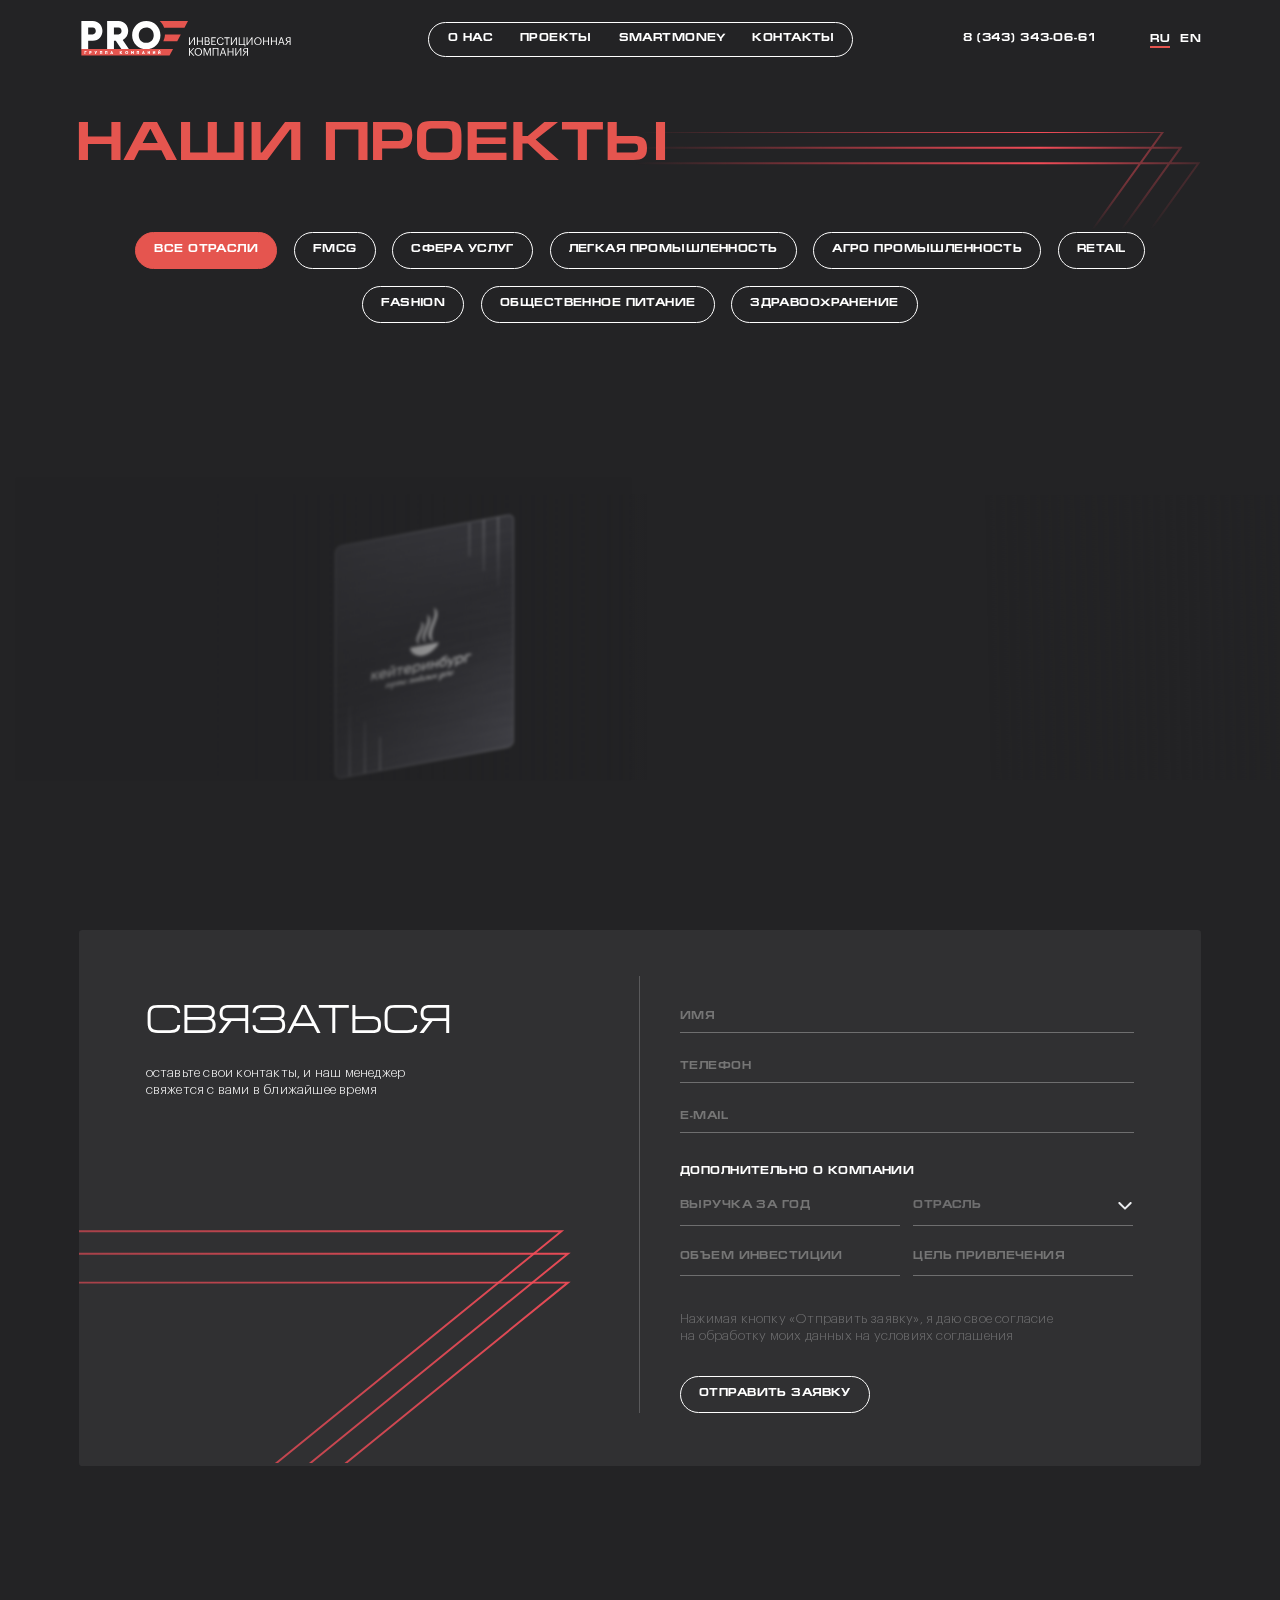
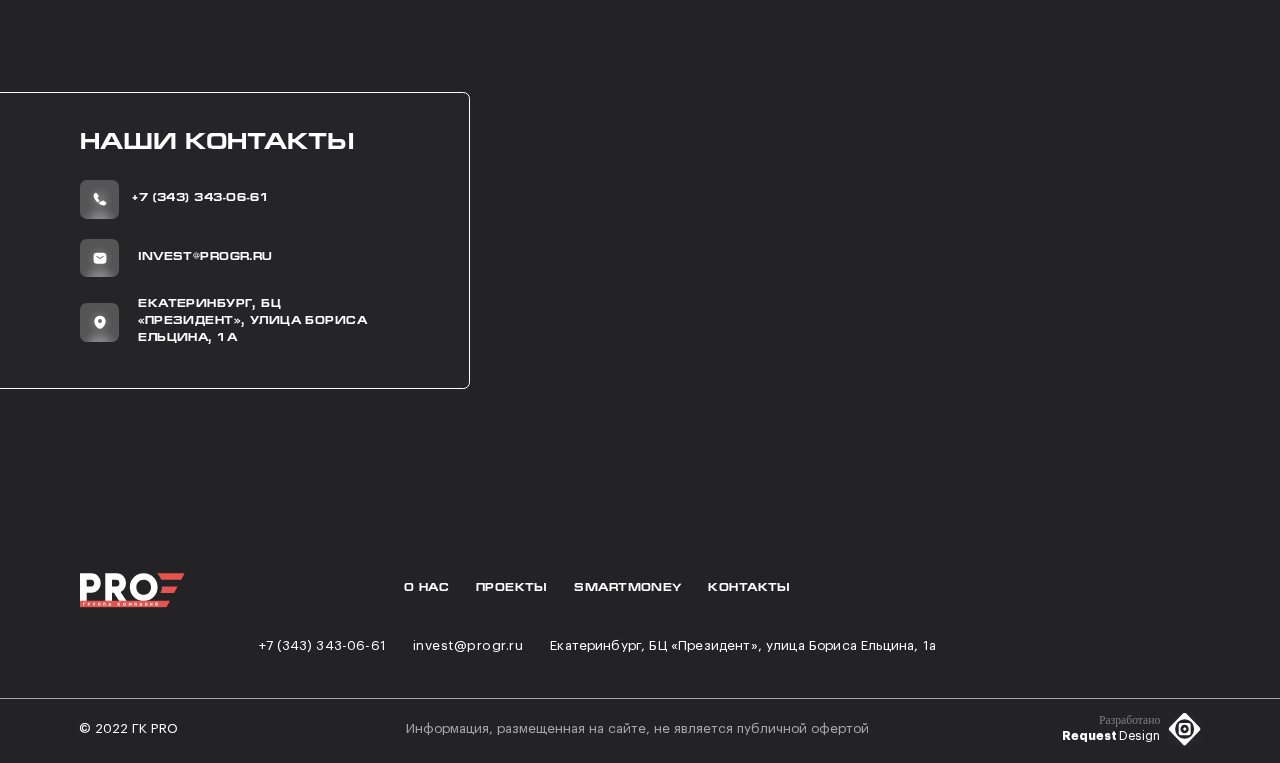
<file: projects.html>
<!DOCTYPE html>
<html lang="ru">
  <head>
    <meta charset="UTF-8" />
    <meta http-equiv="X-UA-Compatible" content="IE=edge" />
    <meta name="viewport" content="width=device-width, initial-scale=1.0" />
    <meta name="description" content="Описание" />
    <!-- favicon-start-->
    <link rel="icon" type="image/x-icon" href="favicon/favicon.ico" />
    <link rel="icon" type="image/png" sizes="16x16" href="favicon/favicon-16x16.png" />
    <link rel="icon" type="image/png" sizes="32x32" href="favicon/favicon-32x32.png" />
    <link rel="icon" type="image/png" sizes="48x48" href="favicon/favicon-48x48.png" />
    <link rel="manifest" href="favicon/manifest.webmanifest" />
    <meta name="mobile-web-app-capable" content="yes" />
    <meta name="theme-color" content="#fff" />
    <meta name="application-name" content="&#x413;&#x41A; PRO" />
    <link rel="apple-touch-icon" sizes="57x57" href="favicon/apple-touch-icon-57x57.png" />
    <link rel="apple-touch-icon" sizes="60x60" href="favicon/apple-touch-icon-60x60.png" />
    <link rel="apple-touch-icon" sizes="72x72" href="favicon/apple-touch-icon-72x72.png" />
    <link rel="apple-touch-icon" sizes="76x76" href="favicon/apple-touch-icon-76x76.png" />
    <link rel="apple-touch-icon" sizes="114x114" href="favicon/apple-touch-icon-114x114.png" />
    <link rel="apple-touch-icon" sizes="120x120" href="favicon/apple-touch-icon-120x120.png" />
    <link rel="apple-touch-icon" sizes="144x144" href="favicon/apple-touch-icon-144x144.png" />
    <link rel="apple-touch-icon" sizes="152x152" href="favicon/apple-touch-icon-152x152.png" />
    <link rel="apple-touch-icon" sizes="167x167" href="favicon/apple-touch-icon-167x167.png" />
    <link rel="apple-touch-icon" sizes="180x180" href="favicon/apple-touch-icon-180x180.png" />
    <link rel="apple-touch-icon" sizes="1024x1024" href="favicon/apple-touch-icon-1024x1024.png" />
    <meta name="apple-mobile-web-app-capable" content="yes" />
    <meta name="apple-mobile-web-app-status-bar-style" content="black-translucent" />
    <meta name="apple-mobile-web-app-title" content="&#x413;&#x41A; PRO" />
    <link rel="yandex-tableau-widget" href="favicon/yandex-browser-manifest.json" />
    <!-- favicon-end-->
    <title>ГК PRO - Проекты</title>
    <!-- Jquery -->
    <script src="js/static/jquery_(3.7.0).min.js" defer></script>
    <!-- Jquery-UI-->
    <link rel="stylesheet" href="styles/static/jquery-ui_(1.13.2).min.css" />
    <script src="js/static/jquery-ui_(1.13.2).min.js" defer></script>
    <!-- Swiper-Slider-->
    <link rel="stylesheet" href="styles/static/swiper_(9.3.2).min.css" />
    <script src="js/static/swiper_(9.3.2).min.js" defer></script>
    <!-- Basic CSS -->
    <link rel="stylesheet" href="styles/main.css" />
    <!-- Basic JavaScript -->
    <script src="js/main.js" defer></script>
  </head>
  <body>
    <header class="header">
      <div class="header__container container">
        <a class="header__logo" href="/">
          <svg width="323" height="55">
            <use xlink:href="img/sprite.svg#logo"></use></svg
        ></a>
        <nav class="nav" id="menu">
          <ul class="nav__list">
            <li class="nav__item"><a class="nav__link us-link" href="about.html">О нас</a></li>
            <li class="nav__item"><a class="nav__link us-link" href="projects.html">Проекты</a></li>
            <li class="nav__item"><a class="nav__link us-link" href="smartmoney.html">Smartmoney</a></li>
            <li class="nav__item"><a class="nav__link us-link" href="contacts.html">Контакты</a></li>
          </ul>
          <a class="nav__tel us-link mobile" href="tel:+83433430661">8 (343) 343-06-61</a>
          <div class="header__lang-box mobile">
            <a class="header__lang active" href="#">ru</a><a class="header__lang" href="#">en</a>
          </div>
          <div class="nav__img-box mobile">
            <svg width="375" height="250" viewbox="0 0 375 250" fill="none" xmlns="http://www.w3.org/2000/svg">
              <g opacity="0.6">
                <path
                  d="M836.39 228.641H14.0317L177.033 2H-162.672"
                  stroke="url(#paint0_linear_691_40590)"
                  stroke-width="3"
                ></path>
                <path
                  d="M835.038 238.321H25.042L188.043 11.6794H-163.704"
                  stroke="url(#paint1_linear_691_40590)"
                  stroke-width="3"
                ></path>
                <path
                  d="M846.051 248H36.0544L199.056 21.3586H-167"
                  stroke="url(#paint2_linear_691_40590)"
                  stroke-width="3"
                ></path>
              </g>
              <defs>
                <lineargradient
                  id="paint0_linear_691_40590"
                  x1="-179.16"
                  y1="236.882"
                  x2="815.574"
                  y2="236.96"
                  gradientunits="userSpaceOnUse"
                >
                  <stop stop-color="#F34C58" stop-opacity="0"></stop>
                  <stop offset="0.666667" stop-color="#F34C58"></stop>
                  <stop offset="1" stop-color="#F3414E" stop-opacity="0"></stop>
                </lineargradient>
                <lineargradient
                  id="paint1_linear_691_40590"
                  x1="-180.186"
                  y1="246.562"
                  x2="814.229"
                  y2="246.639"
                  gradientunits="userSpaceOnUse"
                >
                  <stop stop-color="#F34C58" stop-opacity="0"></stop>
                  <stop offset="0.666667" stop-color="#F34C58"></stop>
                  <stop offset="1" stop-color="#F3414E" stop-opacity="0"></stop>
                </lineargradient>
                <lineargradient
                  id="paint2_linear_691_40590"
                  x1="-183.718"
                  y1="256.241"
                  x2="824.944"
                  y2="256.32"
                  gradientunits="userSpaceOnUse"
                >
                  <stop stop-color="#F34C58" stop-opacity="0"></stop>
                  <stop offset="0.666667" stop-color="#F34C58"></stop>
                  <stop offset="1" stop-color="#F3414E" stop-opacity="0"></stop>
                </lineargradient>
              </defs>
            </svg>
            <picture>
              <source class="nav__img" srcset="img/hero/cube.webp" />
              <img class="nav__img" src="img/hero/cube.webp" alt="Куб" />
            </picture>
          </div>
        </nav>
        <a class="header__tel us-link desktop" href="tel:+83433430661">8 (343) 343-06-61</a>
        <div class="header__lang-box desktop">
          <a class="header__lang active" href="#">ru</a><a class="header__lang" href="#">en</a>
        </div>
        <button class="header__burger mobile" id="menu-open">
          <svg width="25" height="19">
            <use xlink:href="img/sprite.svg#burger"></use>
          </svg>
        </button>
      </div>
    </header>
    <main>
      <section class="projects-main">
        <div class="projects-main__container container">
          <svg
            class="desktop"
            width="1683"
            height="420"
            viewbox="0 0 1683 420"
            fill="none"
            xmlns="http://www.w3.org/2000/svg"
          >
            <mask
              id="mask0_1051_111340"
              style="mask-type: alpha"
              maskunits="userSpaceOnUse"
              x="0"
              y="0"
              width="1683"
              height="420"
            >
              <rect width="1683" height="420" fill="url(#paint0_linear_1051_111340)"></rect>
            </mask>
            <g mask="url(#mask0_1051_111340)">
              <path
                d="M-229.5 46.981H1614.67L1219.09 597H2043.5M-229.5 23.4907H1587.95L1192.37 573.51H2046M-229.5 0H1561.22L1165.65 550.019H2054"
                stroke="url(#paint1_linear_1051_111340)"
                stroke-width="3"
              ></path>
            </g>
            <defs>
              <lineargradient
                id="paint0_linear_1051_111340"
                x1="842"
                y1="49.5369"
                x2="842"
                y2="146.787"
                gradientunits="userSpaceOnUse"
              >
                <stop stop-color="#D9D9D9"></stop>
                <stop offset="1" stop-color="#D9D9D9" stop-opacity="0"></stop>
              </lineargradient>
              <lineargradient
                id="paint1_linear_1051_111340"
                x1="1653.5"
                y1="106.5"
                x2="771.006"
                y2="27.4303"
                gradientunits="userSpaceOnUse"
              >
                <stop stop-color="#F34C58" stop-opacity="0"></stop>
                <stop offset="0.319098" stop-color="#F34C58"></stop>
                <stop offset="1" stop-color="#F3414E" stop-opacity="0"></stop>
              </lineargradient>
            </defs>
          </svg>
          <svg
            class="mobile"
            width="209"
            height="149"
            viewbox="0 0 209 149"
            fill="none"
            xmlns="http://www.w3.org/2000/svg"
          >
            <mask
              id="mask0_1318_28658"
              style="mask-type: alpha"
              maskunits="userSpaceOnUse"
              x="0"
              y="0"
              width="209"
              height="149"
            >
              <rect width="209" height="149" fill="url(#paint0_linear_1318_28658)"></rect>
            </mask>
            <g mask="url(#mask0_1318_28658)">
              <path d="M409 66H109.925L187.11 1H-152" stroke="url(#paint1_linear_1318_28658)" stroke-width="2"></path>
              <path d="M414 75H114.925L192.11 10H-147" stroke="url(#paint2_linear_1318_28658)" stroke-width="2"></path>
              <path d="M419 84H119.925L197.11 19H-142" stroke="url(#paint3_linear_1318_28658)" stroke-width="2"></path>
            </g>
            <defs>
              <lineargradient
                id="paint0_linear_1318_28658"
                x1="104.562"
                y1="17.5738"
                x2="104.562"
                y2="52.0745"
                gradientunits="userSpaceOnUse"
              >
                <stop stop-color="#D9D9D9"></stop>
                <stop offset="1" stop-color="#D9D9D9" stop-opacity="0"></stop>
              </lineargradient>
              <lineargradient
                id="paint1_linear_1318_28658"
                x1="-161.258"
                y1="68.3636"
                x2="397.311"
                y2="68.4485"
                gradientunits="userSpaceOnUse"
              >
                <stop offset="0.466667" stop-color="#F34C58" stop-opacity="0"></stop>
                <stop offset="0.685417" stop-color="#F34C58"></stop>
                <stop offset="1" stop-color="#F3414E" stop-opacity="0"></stop>
              </lineargradient>
              <lineargradient
                id="paint2_linear_1318_28658"
                x1="-156.258"
                y1="77.3636"
                x2="402.311"
                y2="77.4485"
                gradientunits="userSpaceOnUse"
              >
                <stop offset="0.466667" stop-color="#F34C58" stop-opacity="0"></stop>
                <stop offset="0.685417" stop-color="#F34C58"></stop>
                <stop offset="1" stop-color="#F3414E" stop-opacity="0"></stop>
              </lineargradient>
              <lineargradient
                id="paint3_linear_1318_28658"
                x1="-151.258"
                y1="86.3636"
                x2="407.311"
                y2="86.4485"
                gradientunits="userSpaceOnUse"
              >
                <stop offset="0.466667" stop-color="#F34C58" stop-opacity="0"></stop>
                <stop offset="0.685417" stop-color="#F34C58"></stop>
                <stop offset="1" stop-color="#F3414E" stop-opacity="0"></stop>
              </lineargradient>
            </defs>
          </svg>
          <h1 class="projects-main__title us-title">Наши проекты</h1>
          <div class="projects-main__dropdown">
            <button class="projects-main__dropdown-btn mobile"><span>Все отрасли</span></button>
            <ul class="projects-main__tabs">
              <li class="projects-main__tab">
                <a class="active projects-main__tab-link" href="#"><span> </span><strong>Все отрасли</strong></a>
              </li>
              <li class="projects-main__tab">
                <a class="projects-main__tab-link" href="#"><span> </span><strong>fmcg</strong></a>
              </li>
              <li class="projects-main__tab">
                <a class="projects-main__tab-link" href="#"><span> </span><strong>Сфера услуг</strong></a>
              </li>
              <li class="projects-main__tab">
                <a class="projects-main__tab-link" href="#"><span> </span><strong>Легкая промышленность</strong></a>
              </li>
              <li class="projects-main__tab">
                <a class="projects-main__tab-link" href="#"><span> </span><strong>Агро промышленность</strong></a>
              </li>
              <li class="projects-main__tab">
                <a class="projects-main__tab-link" href="#"><span> </span><strong>Retail</strong></a>
              </li>
              <li class="projects-main__tab">
                <a class="projects-main__tab-link" href="#"><span> </span><strong>Fashion</strong></a>
              </li>
              <li class="projects-main__tab">
                <a class="projects-main__tab-link" href="#"><span> </span><strong>Общественное питание</strong></a>
              </li>
              <li class="projects-main__tab">
                <a class="projects-main__tab-link" href="#"><span> </span><strong>Здравоохранение</strong></a>
              </li>
            </ul>
          </div>
        </div>
        <div class="projects-main__slider-box">
          <span class="projects-main__shadow--left"></span>
          <div class="projects-main__slider swiper">
            <div class="projects-main__slider-wrapper swiper-wrapper">
              <div class="projects-main__slide swiper-slide">
                <div class="projects-main__card" data-project="project-1">
                  <div class="projects-main__logo-box">
                    <span></span><img class="projects-main__logo" src="img/projects-main/1.svg" alt="Логотип" />
                  </div>
                </div>
              </div>
              <div class="projects-main__slide swiper-slide">
                <div class="projects-main__card" data-project="project-2">
                  <div class="projects-main__logo-box">
                    <span></span><img class="projects-main__logo" src="img/projects-main/1.svg" alt="Логотип" />
                  </div>
                </div>
              </div>
              <div class="projects-main__slide swiper-slide">
                <div class="projects-main__card" data-project="project-3">
                  <div class="projects-main__logo-box">
                    <span></span><img class="projects-main__logo" src="img/projects-main/1.svg" alt="Логотип" />
                  </div>
                </div>
              </div>
              <div class="projects-main__slide swiper-slide">
                <div class="projects-main__card" data-project="project-4">
                  <div class="projects-main__logo-box">
                    <span></span><img class="projects-main__logo" src="img/projects-main/1.svg" alt="Логотип" />
                  </div>
                </div>
              </div>
              <div class="projects-main__slide swiper-slide">
                <div class="projects-main__card" data-project="project-5">
                  <div class="projects-main__logo-box">
                    <span></span><img class="projects-main__logo" src="img/projects-main/1.svg" alt="Логотип" />
                  </div>
                </div>
              </div>
              <div class="projects-main__slide swiper-slide">
                <div class="projects-main__card" data-project="project-6">
                  <div class="projects-main__logo-box">
                    <span></span><img class="projects-main__logo" src="img/projects-main/1.svg" alt="Логотип" />
                  </div>
                </div>
              </div>
              <div class="projects-main__slide swiper-slide">
                <div class="projects-main__card" data-project="project-7">
                  <div class="projects-main__logo-box">
                    <span></span><img class="projects-main__logo" src="img/projects-main/1.svg" alt="Логотип" />
                  </div>
                </div>
              </div>
              <div class="projects-main__slide swiper-slide">
                <div class="projects-main__card" data-project="project-8">
                  <div class="projects-main__logo-box">
                    <span></span><img class="projects-main__logo" src="img/projects-main/1.svg" alt="Логотип" />
                  </div>
                </div>
              </div>
              <div class="projects-main__slide swiper-slide">
                <div class="projects-main__card" data-project="project-9">
                  <div class="projects-main__logo-box">
                    <span></span><img class="projects-main__logo" src="img/projects-main/1.svg" alt="Логотип" />
                  </div>
                </div>
              </div>
              <div class="projects-main__slide swiper-slide">
                <div class="projects-main__card" data-project="project-10">
                  <div class="projects-main__logo-box">
                    <span></span><img class="projects-main__logo" src="img/projects-main/1.svg" alt="Логотип" />
                  </div>
                </div>
              </div>
              <div class="projects-main__slide swiper-slide">
                <div class="projects-main__card" data-project="project-11">
                  <div class="projects-main__logo-box">
                    <span></span><img class="projects-main__logo" src="img/projects-main/1.svg" alt="Логотип" />
                  </div>
                </div>
              </div>
              <div class="projects-main__slide swiper-slide">
                <div class="projects-main__card" data-project="project-12">
                  <div class="projects-main__logo-box">
                    <span></span><img class="projects-main__logo" src="img/projects-main/1.svg" alt="Логотип" />
                  </div>
                </div>
              </div>
              <div class="projects-main__slide swiper-slide">
                <div class="projects-main__card" data-project="project-13">
                  <div class="projects-main__logo-box">
                    <span></span><img class="projects-main__logo" src="img/projects-main/1.svg" alt="Логотип" />
                  </div>
                </div>
              </div>
              <div class="projects-main__slide swiper-slide">
                <div class="projects-main__card" data-project="project-14">
                  <div class="projects-main__logo-box">
                    <span></span><img class="projects-main__logo" src="img/projects-main/1.svg" alt="Логотип" />
                  </div>
                </div>
              </div>
              <div class="projects-main__slide swiper-slide">
                <div class="projects-main__card" data-project="project-15">
                  <div class="projects-main__logo-box">
                    <span></span><img class="projects-main__logo" src="img/projects-main/1.svg" alt="Логотип" />
                  </div>
                </div>
              </div>
              <div class="projects-main__slide swiper-slide">
                <div class="projects-main__card" data-project="project-16">
                  <div class="projects-main__logo-box">
                    <span></span><img class="projects-main__logo" src="img/projects-main/1.svg" alt="Логотип" />
                  </div>
                </div>
              </div>
            </div>
          </div>
          <div class="projects-main__content hidden">
            <div class="projects-main__content-box" id="project-1">
              <a class="projects-main__content-link" href="#">Действующий</a>
              <h3 class="projects-main__content-title">Агроном грядкин</h3>
              <p class="projects-main__content-desc">
                Компания поставляет продукцию на предприятия общественного питания, среди которых детские сады
                и&nbsp;средние образовательные учреждения, рестораны, кафе в бизнес-центрах и фуд-корты.
              </p>
              <ul class="projects-main__content-list">
                <li class="projects-main__content-item">
                  <strong class="projects-main__content-progress"
                    ><span class="projects-main__content-progress--count"
                      ><span class="projects-main__content-progress--count-left">2017 </span
                      ><span class="projects-main__content-progress--count-right">год</span></span
                    ><span class="projects-main__content-progress--desc">год основания</span></strong
                  >
                </li>
                <li class="projects-main__content-item">
                  <strong class="projects-main__content-progress"
                    ><span class="projects-main__content-progress--count"
                      ><span class="projects-main__content-progress--count-left">500 </span
                      ><span class="projects-main__content-progress--count-right">млн. руб.</span></span
                    ><span class="projects-main__content-progress--desc">товарооборот</span></strong
                  >
                </li>
                <li class="projects-main__content-item">
                  <strong class="projects-main__content-progress"
                    ><span class="projects-main__content-progress--count"
                      ><span class="projects-main__content-progress--count-left">500 </span
                      ><span class="projects-main__content-progress--count-right">млн. руб.</span></span
                    ><span class="projects-main__content-progress--desc">товарооборот</span></strong
                  >
                </li>
                <li class="projects-main__content-item">
                  <strong class="projects-main__content-progress"
                    ><span class="projects-main__content-progress--count"
                      ><span class="projects-main__content-progress--count-left">500 </span
                      ><span class="projects-main__content-progress--count-right">млн. руб.</span></span
                    ><span class="projects-main__content-progress--desc">товарооборот</span></strong
                  >
                </li>
              </ul>
            </div>
            <div class="projects-main__content-box" id="project-2">
              <a class="projects-main__content-link" href="#">Действующий</a>
              <h3 class="projects-main__content-title">Агроном грядкин</h3>
              <p class="projects-main__content-desc">
                Компания поставляет продукцию на предприятия общественного питания, среди которых детские сады
                и&nbsp;средние образовательные учреждения, рестораны, кафе в бизнес-центрах и фуд-корты.
              </p>
              <ul class="projects-main__content-list">
                <li class="projects-main__content-item">
                  <strong class="projects-main__content-progress"
                    ><span class="projects-main__content-progress--count"
                      ><span class="projects-main__content-progress--count-left">2017 </span
                      ><span class="projects-main__content-progress--count-right">год</span></span
                    ><span class="projects-main__content-progress--desc">год основания</span></strong
                  >
                </li>
                <li class="projects-main__content-item">
                  <strong class="projects-main__content-progress"
                    ><span class="projects-main__content-progress--count"
                      ><span class="projects-main__content-progress--count-left">500 </span
                      ><span class="projects-main__content-progress--count-right">млн. руб.</span></span
                    ><span class="projects-main__content-progress--desc">товарооборот</span></strong
                  >
                </li>
                <li class="projects-main__content-item">
                  <strong class="projects-main__content-progress"
                    ><span class="projects-main__content-progress--count"
                      ><span class="projects-main__content-progress--count-left">500 </span
                      ><span class="projects-main__content-progress--count-right">млн. руб.</span></span
                    ><span class="projects-main__content-progress--desc">товарооборот</span></strong
                  >
                </li>
                <li class="projects-main__content-item">
                  <strong class="projects-main__content-progress"
                    ><span class="projects-main__content-progress--count"
                      ><span class="projects-main__content-progress--count-left">500 </span
                      ><span class="projects-main__content-progress--count-right">млн. руб.</span></span
                    ><span class="projects-main__content-progress--desc">товарооборот</span></strong
                  >
                </li>
              </ul>
            </div>
            <div class="projects-main__content-box" id="project-3">
              <a class="projects-main__content-link" href="#">Действующий</a>
              <h3 class="projects-main__content-title">Агроном грядкин</h3>
              <p class="projects-main__content-desc">
                Компания поставляет продукцию на предприятия общественного питания, среди которых детские сады
                и&nbsp;средние образовательные учреждения, рестораны, кафе в бизнес-центрах и фуд-корты.
              </p>
              <ul class="projects-main__content-list">
                <li class="projects-main__content-item">
                  <strong class="projects-main__content-progress"
                    ><span class="projects-main__content-progress--count"
                      ><span class="projects-main__content-progress--count-left">2017 </span
                      ><span class="projects-main__content-progress--count-right">год</span></span
                    ><span class="projects-main__content-progress--desc">год основания</span></strong
                  >
                </li>
                <li class="projects-main__content-item">
                  <strong class="projects-main__content-progress"
                    ><span class="projects-main__content-progress--count"
                      ><span class="projects-main__content-progress--count-left">500 </span
                      ><span class="projects-main__content-progress--count-right">млн. руб.</span></span
                    ><span class="projects-main__content-progress--desc">товарооборот</span></strong
                  >
                </li>
                <li class="projects-main__content-item">
                  <strong class="projects-main__content-progress"
                    ><span class="projects-main__content-progress--count"
                      ><span class="projects-main__content-progress--count-left">500 </span
                      ><span class="projects-main__content-progress--count-right">млн. руб.</span></span
                    ><span class="projects-main__content-progress--desc">товарооборот</span></strong
                  >
                </li>
                <li class="projects-main__content-item">
                  <strong class="projects-main__content-progress"
                    ><span class="projects-main__content-progress--count"
                      ><span class="projects-main__content-progress--count-left">500 </span
                      ><span class="projects-main__content-progress--count-right">млн. руб.</span></span
                    ><span class="projects-main__content-progress--desc">товарооборот</span></strong
                  >
                </li>
              </ul>
            </div>
            <div class="projects-main__content-box" id="project-4">
              <a class="projects-main__content-link" href="#">Действующий</a>
              <h3 class="projects-main__content-title">Агроном грядкин</h3>
              <p class="projects-main__content-desc">
                Компания поставляет продукцию на предприятия общественного питания, среди которых детские сады
                и&nbsp;средние образовательные учреждения, рестораны, кафе в бизнес-центрах и фуд-корты.
              </p>
              <ul class="projects-main__content-list">
                <li class="projects-main__content-item">
                  <strong class="projects-main__content-progress"
                    ><span class="projects-main__content-progress--count"
                      ><span class="projects-main__content-progress--count-left">2017 </span
                      ><span class="projects-main__content-progress--count-right">год</span></span
                    ><span class="projects-main__content-progress--desc">год основания</span></strong
                  >
                </li>
                <li class="projects-main__content-item">
                  <strong class="projects-main__content-progress"
                    ><span class="projects-main__content-progress--count"
                      ><span class="projects-main__content-progress--count-left">500 </span
                      ><span class="projects-main__content-progress--count-right">млн. руб.</span></span
                    ><span class="projects-main__content-progress--desc">товарооборот</span></strong
                  >
                </li>
                <li class="projects-main__content-item">
                  <strong class="projects-main__content-progress"
                    ><span class="projects-main__content-progress--count"
                      ><span class="projects-main__content-progress--count-left">500 </span
                      ><span class="projects-main__content-progress--count-right">млн. руб.</span></span
                    ><span class="projects-main__content-progress--desc">товарооборот</span></strong
                  >
                </li>
                <li class="projects-main__content-item">
                  <strong class="projects-main__content-progress"
                    ><span class="projects-main__content-progress--count"
                      ><span class="projects-main__content-progress--count-left">500 </span
                      ><span class="projects-main__content-progress--count-right">млн. руб.</span></span
                    ><span class="projects-main__content-progress--desc">товарооборот</span></strong
                  >
                </li>
              </ul>
            </div>
            <div class="projects-main__content-box" id="project-5">
              <a class="projects-main__content-link" href="#">Действующий</a>
              <h3 class="projects-main__content-title">Агроном грядкин</h3>
              <p class="projects-main__content-desc">
                Компания поставляет продукцию на предприятия общественного питания, среди которых детские сады
                и&nbsp;средние образовательные учреждения, рестораны, кафе в бизнес-центрах и фуд-корты.
              </p>
              <ul class="projects-main__content-list">
                <li class="projects-main__content-item">
                  <strong class="projects-main__content-progress"
                    ><span class="projects-main__content-progress--count"
                      ><span class="projects-main__content-progress--count-left">2017 </span
                      ><span class="projects-main__content-progress--count-right">год</span></span
                    ><span class="projects-main__content-progress--desc">год основания</span></strong
                  >
                </li>
                <li class="projects-main__content-item">
                  <strong class="projects-main__content-progress"
                    ><span class="projects-main__content-progress--count"
                      ><span class="projects-main__content-progress--count-left">500 </span
                      ><span class="projects-main__content-progress--count-right">млн. руб.</span></span
                    ><span class="projects-main__content-progress--desc">товарооборот</span></strong
                  >
                </li>
                <li class="projects-main__content-item">
                  <strong class="projects-main__content-progress"
                    ><span class="projects-main__content-progress--count"
                      ><span class="projects-main__content-progress--count-left">500 </span
                      ><span class="projects-main__content-progress--count-right">млн. руб.</span></span
                    ><span class="projects-main__content-progress--desc">товарооборот</span></strong
                  >
                </li>
                <li class="projects-main__content-item">
                  <strong class="projects-main__content-progress"
                    ><span class="projects-main__content-progress--count"
                      ><span class="projects-main__content-progress--count-left">500 </span
                      ><span class="projects-main__content-progress--count-right">млн. руб.</span></span
                    ><span class="projects-main__content-progress--desc">товарооборот</span></strong
                  >
                </li>
              </ul>
            </div>
            <div class="projects-main__content-box" id="project-6">
              <a class="projects-main__content-link" href="#">Действующий</a>
              <h3 class="projects-main__content-title">Агроном грядкин</h3>
              <p class="projects-main__content-desc">
                Компания поставляет продукцию на предприятия общественного питания, среди которых детские сады
                и&nbsp;средние образовательные учреждения, рестораны, кафе в бизнес-центрах и фуд-корты.
              </p>
              <ul class="projects-main__content-list">
                <li class="projects-main__content-item">
                  <strong class="projects-main__content-progress"
                    ><span class="projects-main__content-progress--count"
                      ><span class="projects-main__content-progress--count-left">2017 </span
                      ><span class="projects-main__content-progress--count-right">год</span></span
                    ><span class="projects-main__content-progress--desc">год основания</span></strong
                  >
                </li>
                <li class="projects-main__content-item">
                  <strong class="projects-main__content-progress"
                    ><span class="projects-main__content-progress--count"
                      ><span class="projects-main__content-progress--count-left">500 </span
                      ><span class="projects-main__content-progress--count-right">млн. руб.</span></span
                    ><span class="projects-main__content-progress--desc">товарооборот</span></strong
                  >
                </li>
                <li class="projects-main__content-item">
                  <strong class="projects-main__content-progress"
                    ><span class="projects-main__content-progress--count"
                      ><span class="projects-main__content-progress--count-left">500 </span
                      ><span class="projects-main__content-progress--count-right">млн. руб.</span></span
                    ><span class="projects-main__content-progress--desc">товарооборот</span></strong
                  >
                </li>
                <li class="projects-main__content-item">
                  <strong class="projects-main__content-progress"
                    ><span class="projects-main__content-progress--count"
                      ><span class="projects-main__content-progress--count-left">500 </span
                      ><span class="projects-main__content-progress--count-right">млн. руб.</span></span
                    ><span class="projects-main__content-progress--desc">товарооборот</span></strong
                  >
                </li>
              </ul>
            </div>
            <div class="projects-main__content-box" id="project-7">
              <a class="projects-main__content-link" href="#">Действующий</a>
              <h3 class="projects-main__content-title">Агроном грядкин</h3>
              <p class="projects-main__content-desc">
                Компания поставляет продукцию на предприятия общественного питания, среди которых детские сады
                и&nbsp;средние образовательные учреждения, рестораны, кафе в бизнес-центрах и фуд-корты.
              </p>
              <ul class="projects-main__content-list">
                <li class="projects-main__content-item">
                  <strong class="projects-main__content-progress"
                    ><span class="projects-main__content-progress--count"
                      ><span class="projects-main__content-progress--count-left">2017 </span
                      ><span class="projects-main__content-progress--count-right">год</span></span
                    ><span class="projects-main__content-progress--desc">год основания</span></strong
                  >
                </li>
                <li class="projects-main__content-item">
                  <strong class="projects-main__content-progress"
                    ><span class="projects-main__content-progress--count"
                      ><span class="projects-main__content-progress--count-left">500 </span
                      ><span class="projects-main__content-progress--count-right">млн. руб.</span></span
                    ><span class="projects-main__content-progress--desc">товарооборот</span></strong
                  >
                </li>
                <li class="projects-main__content-item">
                  <strong class="projects-main__content-progress"
                    ><span class="projects-main__content-progress--count"
                      ><span class="projects-main__content-progress--count-left">500 </span
                      ><span class="projects-main__content-progress--count-right">млн. руб.</span></span
                    ><span class="projects-main__content-progress--desc">товарооборот</span></strong
                  >
                </li>
                <li class="projects-main__content-item">
                  <strong class="projects-main__content-progress"
                    ><span class="projects-main__content-progress--count"
                      ><span class="projects-main__content-progress--count-left">500 </span
                      ><span class="projects-main__content-progress--count-right">млн. руб.</span></span
                    ><span class="projects-main__content-progress--desc">товарооборот</span></strong
                  >
                </li>
              </ul>
            </div>
            <div class="projects-main__content-box" id="project-8">
              <a class="projects-main__content-link" href="#">Действующий</a>
              <h3 class="projects-main__content-title">Агроном грядкин</h3>
              <p class="projects-main__content-desc">
                Компания поставляет продукцию на предприятия общественного питания, среди которых детские сады
                и&nbsp;средние образовательные учреждения, рестораны, кафе в бизнес-центрах и фуд-корты.
              </p>
              <ul class="projects-main__content-list">
                <li class="projects-main__content-item">
                  <strong class="projects-main__content-progress"
                    ><span class="projects-main__content-progress--count"
                      ><span class="projects-main__content-progress--count-left">2017 </span
                      ><span class="projects-main__content-progress--count-right">год</span></span
                    ><span class="projects-main__content-progress--desc">год основания</span></strong
                  >
                </li>
                <li class="projects-main__content-item">
                  <strong class="projects-main__content-progress"
                    ><span class="projects-main__content-progress--count"
                      ><span class="projects-main__content-progress--count-left">500 </span
                      ><span class="projects-main__content-progress--count-right">млн. руб.</span></span
                    ><span class="projects-main__content-progress--desc">товарооборот</span></strong
                  >
                </li>
                <li class="projects-main__content-item">
                  <strong class="projects-main__content-progress"
                    ><span class="projects-main__content-progress--count"
                      ><span class="projects-main__content-progress--count-left">500 </span
                      ><span class="projects-main__content-progress--count-right">млн. руб.</span></span
                    ><span class="projects-main__content-progress--desc">товарооборот</span></strong
                  >
                </li>
                <li class="projects-main__content-item">
                  <strong class="projects-main__content-progress"
                    ><span class="projects-main__content-progress--count"
                      ><span class="projects-main__content-progress--count-left">500 </span
                      ><span class="projects-main__content-progress--count-right">млн. руб.</span></span
                    ><span class="projects-main__content-progress--desc">товарооборот</span></strong
                  >
                </li>
              </ul>
            </div>
            <div class="projects-main__content-box" id="project-9">
              <a class="projects-main__content-link" href="#">Действующий</a>
              <h3 class="projects-main__content-title">Агроном грядкин</h3>
              <p class="projects-main__content-desc">
                Компания поставляет продукцию на предприятия общественного питания, среди которых детские сады
                и&nbsp;средние образовательные учреждения, рестораны, кафе в бизнес-центрах и фуд-корты.
              </p>
              <ul class="projects-main__content-list">
                <li class="projects-main__content-item">
                  <strong class="projects-main__content-progress"
                    ><span class="projects-main__content-progress--count"
                      ><span class="projects-main__content-progress--count-left">2017 </span
                      ><span class="projects-main__content-progress--count-right">год</span></span
                    ><span class="projects-main__content-progress--desc">год основания</span></strong
                  >
                </li>
                <li class="projects-main__content-item">
                  <strong class="projects-main__content-progress"
                    ><span class="projects-main__content-progress--count"
                      ><span class="projects-main__content-progress--count-left">500 </span
                      ><span class="projects-main__content-progress--count-right">млн. руб.</span></span
                    ><span class="projects-main__content-progress--desc">товарооборот</span></strong
                  >
                </li>
                <li class="projects-main__content-item">
                  <strong class="projects-main__content-progress"
                    ><span class="projects-main__content-progress--count"
                      ><span class="projects-main__content-progress--count-left">500 </span
                      ><span class="projects-main__content-progress--count-right">млн. руб.</span></span
                    ><span class="projects-main__content-progress--desc">товарооборот</span></strong
                  >
                </li>
                <li class="projects-main__content-item">
                  <strong class="projects-main__content-progress"
                    ><span class="projects-main__content-progress--count"
                      ><span class="projects-main__content-progress--count-left">500 </span
                      ><span class="projects-main__content-progress--count-right">млн. руб.</span></span
                    ><span class="projects-main__content-progress--desc">товарооборот</span></strong
                  >
                </li>
              </ul>
            </div>
            <div class="projects-main__content-box" id="project-10">
              <a class="projects-main__content-link" href="#">Действующий</a>
              <h3 class="projects-main__content-title">Агроном грядкин</h3>
              <p class="projects-main__content-desc">
                Компания поставляет продукцию на предприятия общественного питания, среди которых детские сады
                и&nbsp;средние образовательные учреждения, рестораны, кафе в бизнес-центрах и фуд-корты.
              </p>
              <ul class="projects-main__content-list">
                <li class="projects-main__content-item">
                  <strong class="projects-main__content-progress"
                    ><span class="projects-main__content-progress--count"
                      ><span class="projects-main__content-progress--count-left">2017 </span
                      ><span class="projects-main__content-progress--count-right">год</span></span
                    ><span class="projects-main__content-progress--desc">год основания</span></strong
                  >
                </li>
                <li class="projects-main__content-item">
                  <strong class="projects-main__content-progress"
                    ><span class="projects-main__content-progress--count"
                      ><span class="projects-main__content-progress--count-left">500 </span
                      ><span class="projects-main__content-progress--count-right">млн. руб.</span></span
                    ><span class="projects-main__content-progress--desc">товарооборот</span></strong
                  >
                </li>
                <li class="projects-main__content-item">
                  <strong class="projects-main__content-progress"
                    ><span class="projects-main__content-progress--count"
                      ><span class="projects-main__content-progress--count-left">500 </span
                      ><span class="projects-main__content-progress--count-right">млн. руб.</span></span
                    ><span class="projects-main__content-progress--desc">товарооборот</span></strong
                  >
                </li>
                <li class="projects-main__content-item">
                  <strong class="projects-main__content-progress"
                    ><span class="projects-main__content-progress--count"
                      ><span class="projects-main__content-progress--count-left">500 </span
                      ><span class="projects-main__content-progress--count-right">млн. руб.</span></span
                    ><span class="projects-main__content-progress--desc">товарооборот</span></strong
                  >
                </li>
              </ul>
            </div>
            <div class="projects-main__content-box" id="project-11">
              <a class="projects-main__content-link" href="#">Действующий</a>
              <h3 class="projects-main__content-title">Агроном грядкин</h3>
              <p class="projects-main__content-desc">
                Компания поставляет продукцию на предприятия общественного питания, среди которых детские сады
                и&nbsp;средние образовательные учреждения, рестораны, кафе в бизнес-центрах и фуд-корты.
              </p>
              <ul class="projects-main__content-list">
                <li class="projects-main__content-item">
                  <strong class="projects-main__content-progress"
                    ><span class="projects-main__content-progress--count"
                      ><span class="projects-main__content-progress--count-left">2017 </span
                      ><span class="projects-main__content-progress--count-right">год</span></span
                    ><span class="projects-main__content-progress--desc">год основания</span></strong
                  >
                </li>
                <li class="projects-main__content-item">
                  <strong class="projects-main__content-progress"
                    ><span class="projects-main__content-progress--count"
                      ><span class="projects-main__content-progress--count-left">500 </span
                      ><span class="projects-main__content-progress--count-right">млн. руб.</span></span
                    ><span class="projects-main__content-progress--desc">товарооборот</span></strong
                  >
                </li>
                <li class="projects-main__content-item">
                  <strong class="projects-main__content-progress"
                    ><span class="projects-main__content-progress--count"
                      ><span class="projects-main__content-progress--count-left">500 </span
                      ><span class="projects-main__content-progress--count-right">млн. руб.</span></span
                    ><span class="projects-main__content-progress--desc">товарооборот</span></strong
                  >
                </li>
                <li class="projects-main__content-item">
                  <strong class="projects-main__content-progress"
                    ><span class="projects-main__content-progress--count"
                      ><span class="projects-main__content-progress--count-left">500 </span
                      ><span class="projects-main__content-progress--count-right">млн. руб.</span></span
                    ><span class="projects-main__content-progress--desc">товарооборот</span></strong
                  >
                </li>
              </ul>
            </div>
            <div class="projects-main__content-box" id="project-12">
              <a class="projects-main__content-link" href="#">Действующий</a>
              <h3 class="projects-main__content-title">Агроном грядкин</h3>
              <p class="projects-main__content-desc">
                Компания поставляет продукцию на предприятия общественного питания, среди которых детские сады
                и&nbsp;средние образовательные учреждения, рестораны, кафе в бизнес-центрах и фуд-корты.
              </p>
              <ul class="projects-main__content-list">
                <li class="projects-main__content-item">
                  <strong class="projects-main__content-progress"
                    ><span class="projects-main__content-progress--count"
                      ><span class="projects-main__content-progress--count-left">2017 </span
                      ><span class="projects-main__content-progress--count-right">год</span></span
                    ><span class="projects-main__content-progress--desc">год основания</span></strong
                  >
                </li>
                <li class="projects-main__content-item">
                  <strong class="projects-main__content-progress"
                    ><span class="projects-main__content-progress--count"
                      ><span class="projects-main__content-progress--count-left">500 </span
                      ><span class="projects-main__content-progress--count-right">млн. руб.</span></span
                    ><span class="projects-main__content-progress--desc">товарооборот</span></strong
                  >
                </li>
                <li class="projects-main__content-item">
                  <strong class="projects-main__content-progress"
                    ><span class="projects-main__content-progress--count"
                      ><span class="projects-main__content-progress--count-left">500 </span
                      ><span class="projects-main__content-progress--count-right">млн. руб.</span></span
                    ><span class="projects-main__content-progress--desc">товарооборот</span></strong
                  >
                </li>
                <li class="projects-main__content-item">
                  <strong class="projects-main__content-progress"
                    ><span class="projects-main__content-progress--count"
                      ><span class="projects-main__content-progress--count-left">500 </span
                      ><span class="projects-main__content-progress--count-right">млн. руб.</span></span
                    ><span class="projects-main__content-progress--desc">товарооборот</span></strong
                  >
                </li>
              </ul>
            </div>
            <div class="projects-main__content-box" id="project-13">
              <a class="projects-main__content-link" href="#">Действующий</a>
              <h3 class="projects-main__content-title">Агроном грядкин</h3>
              <p class="projects-main__content-desc">
                Компания поставляет продукцию на предприятия общественного питания, среди которых детские сады
                и&nbsp;средние образовательные учреждения, рестораны, кафе в бизнес-центрах и фуд-корты.
              </p>
              <ul class="projects-main__content-list">
                <li class="projects-main__content-item">
                  <strong class="projects-main__content-progress"
                    ><span class="projects-main__content-progress--count"
                      ><span class="projects-main__content-progress--count-left">2017 </span
                      ><span class="projects-main__content-progress--count-right">год</span></span
                    ><span class="projects-main__content-progress--desc">год основания</span></strong
                  >
                </li>
                <li class="projects-main__content-item">
                  <strong class="projects-main__content-progress"
                    ><span class="projects-main__content-progress--count"
                      ><span class="projects-main__content-progress--count-left">500 </span
                      ><span class="projects-main__content-progress--count-right">млн. руб.</span></span
                    ><span class="projects-main__content-progress--desc">товарооборот</span></strong
                  >
                </li>
                <li class="projects-main__content-item">
                  <strong class="projects-main__content-progress"
                    ><span class="projects-main__content-progress--count"
                      ><span class="projects-main__content-progress--count-left">500 </span
                      ><span class="projects-main__content-progress--count-right">млн. руб.</span></span
                    ><span class="projects-main__content-progress--desc">товарооборот</span></strong
                  >
                </li>
                <li class="projects-main__content-item">
                  <strong class="projects-main__content-progress"
                    ><span class="projects-main__content-progress--count"
                      ><span class="projects-main__content-progress--count-left">500 </span
                      ><span class="projects-main__content-progress--count-right">млн. руб.</span></span
                    ><span class="projects-main__content-progress--desc">товарооборот</span></strong
                  >
                </li>
              </ul>
            </div>
            <div class="projects-main__content-box" id="project-14">
              <a class="projects-main__content-link" href="#">Действующий</a>
              <h3 class="projects-main__content-title">Агроном грядкин</h3>
              <p class="projects-main__content-desc">
                Компания поставляет продукцию на предприятия общественного питания, среди которых детские сады
                и&nbsp;средние образовательные учреждения, рестораны, кафе в бизнес-центрах и фуд-корты.
              </p>
              <ul class="projects-main__content-list">
                <li class="projects-main__content-item">
                  <strong class="projects-main__content-progress"
                    ><span class="projects-main__content-progress--count"
                      ><span class="projects-main__content-progress--count-left">2017 </span
                      ><span class="projects-main__content-progress--count-right">год</span></span
                    ><span class="projects-main__content-progress--desc">год основания</span></strong
                  >
                </li>
                <li class="projects-main__content-item">
                  <strong class="projects-main__content-progress"
                    ><span class="projects-main__content-progress--count"
                      ><span class="projects-main__content-progress--count-left">500 </span
                      ><span class="projects-main__content-progress--count-right">млн. руб.</span></span
                    ><span class="projects-main__content-progress--desc">товарооборот</span></strong
                  >
                </li>
                <li class="projects-main__content-item">
                  <strong class="projects-main__content-progress"
                    ><span class="projects-main__content-progress--count"
                      ><span class="projects-main__content-progress--count-left">500 </span
                      ><span class="projects-main__content-progress--count-right">млн. руб.</span></span
                    ><span class="projects-main__content-progress--desc">товарооборот</span></strong
                  >
                </li>
                <li class="projects-main__content-item">
                  <strong class="projects-main__content-progress"
                    ><span class="projects-main__content-progress--count"
                      ><span class="projects-main__content-progress--count-left">500 </span
                      ><span class="projects-main__content-progress--count-right">млн. руб.</span></span
                    ><span class="projects-main__content-progress--desc">товарооборот</span></strong
                  >
                </li>
              </ul>
            </div>
            <div class="projects-main__content-box" id="project-15">
              <a class="projects-main__content-link" href="#">Действующий</a>
              <h3 class="projects-main__content-title">Агроном грядкин</h3>
              <p class="projects-main__content-desc">
                Компания поставляет продукцию на предприятия общественного питания, среди которых детские сады
                и&nbsp;средние образовательные учреждения, рестораны, кафе в бизнес-центрах и фуд-корты.
              </p>
              <ul class="projects-main__content-list">
                <li class="projects-main__content-item">
                  <strong class="projects-main__content-progress"
                    ><span class="projects-main__content-progress--count"
                      ><span class="projects-main__content-progress--count-left">2017 </span
                      ><span class="projects-main__content-progress--count-right">год</span></span
                    ><span class="projects-main__content-progress--desc">год основания</span></strong
                  >
                </li>
                <li class="projects-main__content-item">
                  <strong class="projects-main__content-progress"
                    ><span class="projects-main__content-progress--count"
                      ><span class="projects-main__content-progress--count-left">500 </span
                      ><span class="projects-main__content-progress--count-right">млн. руб.</span></span
                    ><span class="projects-main__content-progress--desc">товарооборот</span></strong
                  >
                </li>
                <li class="projects-main__content-item">
                  <strong class="projects-main__content-progress"
                    ><span class="projects-main__content-progress--count"
                      ><span class="projects-main__content-progress--count-left">500 </span
                      ><span class="projects-main__content-progress--count-right">млн. руб.</span></span
                    ><span class="projects-main__content-progress--desc">товарооборот</span></strong
                  >
                </li>
                <li class="projects-main__content-item">
                  <strong class="projects-main__content-progress"
                    ><span class="projects-main__content-progress--count"
                      ><span class="projects-main__content-progress--count-left">500 </span
                      ><span class="projects-main__content-progress--count-right">млн. руб.</span></span
                    ><span class="projects-main__content-progress--desc">товарооборот</span></strong
                  >
                </li>
              </ul>
            </div>
            <div class="projects-main__content-box" id="project-16">
              <a class="projects-main__content-link" href="#">Действующий</a>
              <h3 class="projects-main__content-title">Агроном грядкин</h3>
              <p class="projects-main__content-desc">
                Компания поставляет продукцию на предприятия общественного питания, среди которых детские сады
                и&nbsp;средние образовательные учреждения, рестораны, кафе в бизнес-центрах и фуд-корты.
              </p>
              <ul class="projects-main__content-list">
                <li class="projects-main__content-item">
                  <strong class="projects-main__content-progress"
                    ><span class="projects-main__content-progress--count"
                      ><span class="projects-main__content-progress--count-left">2017 </span
                      ><span class="projects-main__content-progress--count-right">год</span></span
                    ><span class="projects-main__content-progress--desc">год основания</span></strong
                  >
                </li>
                <li class="projects-main__content-item">
                  <strong class="projects-main__content-progress"
                    ><span class="projects-main__content-progress--count"
                      ><span class="projects-main__content-progress--count-left">500 </span
                      ><span class="projects-main__content-progress--count-right">млн. руб.</span></span
                    ><span class="projects-main__content-progress--desc">товарооборот</span></strong
                  >
                </li>
                <li class="projects-main__content-item">
                  <strong class="projects-main__content-progress"
                    ><span class="projects-main__content-progress--count"
                      ><span class="projects-main__content-progress--count-left">500 </span
                      ><span class="projects-main__content-progress--count-right">млн. руб.</span></span
                    ><span class="projects-main__content-progress--desc">товарооборот</span></strong
                  >
                </li>
                <li class="projects-main__content-item">
                  <strong class="projects-main__content-progress"
                    ><span class="projects-main__content-progress--count"
                      ><span class="projects-main__content-progress--count-left">500 </span
                      ><span class="projects-main__content-progress--count-right">млн. руб.</span></span
                    ><span class="projects-main__content-progress--desc">товарооборот</span></strong
                  >
                </li>
              </ul>
            </div>
          </div>
          <span class="projects-main__shadow--right"></span>
        </div>
      </section>
      <section class="contact container projects-page" id="contact-form">
        <div class="contact__container">
          <div class="contact__box--left">
            <h2 class="contact__title us-title">связаться</h2>
            <p class="contact__desc">оставьте свои контакты, и наш менеджер свяжется с вами в ближайшее время</p>
            <svg
              class="desktop"
              width="1683"
              height="361"
              viewbox="0 0 1683 361"
              fill="none"
              xmlns="http://www.w3.org/2000/svg"
            >
              <path
                d="M2099.19 392.625H237.469L717.938 2H-1393"
                stroke="url(#paint0_linear_1349_33143)"
                stroke-width="3"
              ></path>
              <path
                d="M2109.19 427.313H247.469L727.938 36.6875H-1383"
                stroke="url(#paint1_linear_1349_33143)"
                stroke-width="3"
              ></path>
              <path
                d="M2109.19 472H247.469L727.938 81.375H-1383"
                stroke="url(#paint2_linear_1349_33143)"
                stroke-width="3"
              ></path>
              <defs>
                <lineargradient
                  id="paint0_linear_1349_33143"
                  x1="-1450.63"
                  y1="406.829"
                  x2="2026.43"
                  y2="407.377"
                  gradientunits="userSpaceOnUse"
                >
                  <stop stop-color="#F34C58" stop-opacity="0"></stop>
                  <stop offset="0.666667" stop-color="#F34C58"></stop>
                  <stop offset="1" stop-color="#F3414E" stop-opacity="0"></stop>
                </lineargradient>
                <lineargradient
                  id="paint1_linear_1349_33143"
                  x1="-1440.63"
                  y1="441.517"
                  x2="2036.43"
                  y2="442.064"
                  gradientunits="userSpaceOnUse"
                >
                  <stop stop-color="#F34C58" stop-opacity="0"></stop>
                  <stop offset="0.666667" stop-color="#F34C58"></stop>
                  <stop offset="1" stop-color="#F3414E" stop-opacity="0"></stop>
                </lineargradient>
                <lineargradient
                  id="paint2_linear_1349_33143"
                  x1="-1440.63"
                  y1="486.204"
                  x2="2036.43"
                  y2="486.752"
                  gradientunits="userSpaceOnUse"
                >
                  <stop stop-color="#F34C58" stop-opacity="0"></stop>
                  <stop offset="0.666667" stop-color="#F34C58"></stop>
                  <stop offset="1" stop-color="#F3414E" stop-opacity="0"></stop>
                </lineargradient>
              </defs>
            </svg>
          </div>
          <div class="contact__box--right">
            <form class="contact__form">
              <label class="contact__label" for="name"
                ><span class="placeholder">Имя</span>
                <input class="contact__input" id="name" type="text" name="name" placeholder="Имя" /><span></span>
              </label>
              <label class="contact__label" for="tel"
                ><span class="placeholder">Телефон</span>
                <input class="contact__input" id="tel" type="tel" name="tel" placeholder="Телефон" /><span></span>
              </label>
              <label class="contact__label" for="e-mail"
                ><span class="placeholder">e-mail</span>
                <input
                  class="contact__input"
                  id="e-mail"
                  type="email"
                  name="e-mail"
                  placeholder="e-mail"
                /><span></span>
              </label>
              <button class="contact__additionally" id="additionally-btn" type="button">
                Дополнительно о компании
              </button>
              <div class="contact__form-box active" id="additionally-box">
                <label class="contact__label" for="revenue"
                  ><span class="placeholder">выручка за год</span>
                  <input
                    class="contact__input"
                    id="revenue"
                    type="text"
                    name="revenue"
                    placeholder="выручка за год"
                    required
                  /><span></span>
                </label>
                <label class="contact__label" for="industry">
                  <select class="contact__select" id="industry" name="industry" required>
                    <option>отрасль</option>
                    <option value="Экономика и учет">Экономика и учет</option>
                    <option value="Управленческая поддержка">Управленческая поддержка</option>
                  </select>
                </label>
                <label class="contact__label" for="investments"
                  ><span class="placeholder">объем инвестиций</span>
                  <input
                    class="contact__input"
                    id="investments"
                    type="text"
                    name="investments"
                    placeholder="объем инвестиций"
                    required
                  /><span></span>
                </label>
                <label class="contact__label" for="target"
                  ><span class="placeholder">цель привлечения</span>
                  <input
                    class="contact__input"
                    id="target"
                    type="text"
                    name="target"
                    placeholder="цель привлечения"
                    required
                  /><span></span>
                </label>
              </div>
              <p class="contact__form-desc">
                Нажимая кнопку «Отправить заявку», я даю свое согласие на обработку моих данных на условиях соглашения
              </p>
              <button class="contact__btn us-btn">
                <span class="contact__btn--desc">отправить заявку</span
                ><span class="contact__btn--animate"> <span></span><span></span><span></span></span>
              </button>
            </form>
          </div>
          <svg
            class="mobile"
            width="343"
            height="79"
            viewbox="0 0 343 79"
            fill="none"
            xmlns="http://www.w3.org/2000/svg"
          >
            <mask
              id="mask0_946_9275"
              style="mask-type: alpha"
              maskunits="userSpaceOnUse"
              x="0"
              y="0"
              width="343"
              height="79"
            >
              <rect width="343" height="79" rx="5" fill="#434347"></rect>
            </mask>
            <g mask="url(#mask0_946_9275)">
              <path d="M704 109H191.682L323.9 1H-257" stroke="url(#paint0_linear_946_9275)" stroke-width="2"></path>
              <path d="M704 124H191.682L323.9 16H-257" stroke="url(#paint1_linear_946_9275)" stroke-width="2"></path>
              <path d="M704 139H191.682L323.9 32H-257" stroke="url(#paint2_linear_946_9275)" stroke-width="2"></path>
            </g>
            <defs>
              <lineargradient
                id="paint0_linear_946_9275"
                x1="-272.86"
                y1="112.927"
                x2="683.977"
                y2="113.077"
                gradientunits="userSpaceOnUse"
              >
                <stop stop-color="#F34C58" stop-opacity="0"></stop>
                <stop offset="0.666667" stop-color="#F34C58"></stop>
                <stop offset="1" stop-color="#F3414E" stop-opacity="0"></stop>
              </lineargradient>
              <lineargradient
                id="paint1_linear_946_9275"
                x1="-272.86"
                y1="127.927"
                x2="683.977"
                y2="128.077"
                gradientunits="userSpaceOnUse"
              >
                <stop stop-color="#F34C58" stop-opacity="0"></stop>
                <stop offset="0.666667" stop-color="#F34C58"></stop>
                <stop offset="1" stop-color="#F3414E" stop-opacity="0"></stop>
              </lineargradient>
              <lineargradient
                id="paint2_linear_946_9275"
                x1="-272.86"
                y1="142.891"
                x2="683.977"
                y2="143.042"
                gradientunits="userSpaceOnUse"
              >
                <stop stop-color="#F34C58" stop-opacity="0"></stop>
                <stop offset="0.666667" stop-color="#F34C58"></stop>
                <stop offset="1" stop-color="#F3414E" stop-opacity="0"></stop>
              </lineargradient>
            </defs>
          </svg>
        </div>
      </section>
      <section class="contacts">
        <div class="contacts__map" id="map"></div>
        <div class="contacts__content">
          <h2 class="contacts__title">наши Контакты</h2>
          <ul class="contacts__list">
            <li class="contacts__item">
              <a class="contacts__desc" href="tel:+73433430661"
                ><span class="contacts__icon">
                  <svg width="24" height="24">
                    <use xlink:href="img/sprite.svg#phone"></use></svg></span
                >+7 (343) 343-06-61</a
              >
            </li>
            <li class="contacts__item">
              <a class="contacts__desc" href="mailto:invest@progr.ru"
                ><span class="contacts__icon">
                  <svg width="24" height="24">
                    <use xlink:href="img/sprite.svg#mail"></use></svg></span
                >invest@progr.ru</a
              >
            </li>
            <li class="contacts__item">
              <address class="contacts__desc">
                <span class="contacts__icon">
                  <svg width="24" height="24">
                    <use xlink:href="img/sprite.svg#location"></use></svg></span
                >Екатеринбург, БЦ «Президент», улица Бориса Ельцина, 1а
              </address>
            </li>
          </ul>
        </div>
        <script src="https://api-maps.yandex.ru/2.1/?lang=en_US" type="text/javascript"></script>
      </section>
    </main>
    <footer class="footer">
      <div class="footer__box--top">
        <div class="footer__container container">
          <a class="footer__logo" href="#">
            <svg width="160" height="53">
              <use xlink:href="img/sprite.svg#logo-footer"></use></svg
          ></a>
          <div class="footer__content">
            <nav class="footer__nav">
              <ul class="footer__nav-list">
                <li class="footer__nav-item"><a class="footer__nav-link us-link" href="about">О нас</a></li>
                <li class="footer__nav-item"><a class="footer__nav-link us-link" href="projects">Проекты</a></li>
                <li class="footer__nav-item"><a class="footer__nav-link us-link" href="smartmoney">Smartmoney</a></li>
                <li class="footer__nav-item"><a class="footer__nav-link us-link" href="contacts">Контакты</a></li>
              </ul>
            </nav>
            <ul class="footer__contact-list">
              <li class="footer__contact-item">
                <a class="footer__contact-desc us-link" href="tel:+73433430661">+7 (343) 343-06-61</a>
              </li>
              <li class="footer__contact-item">
                <a class="footer__contact-desc us-link" href="mailto:invest@progr.ru">invest@progr.ru</a>
              </li>
              <li class="footer__contact-item">
                <address class="footer__contact-desc">Екатеринбург, БЦ «Президент», улица Бориса Ельцина, 1а</address>
              </li>
            </ul>
          </div>
        </div>
      </div>
      <div class="footer__box--bottom">
        <div class="footer__container container">
          <strong class="footer__copyright">© 2022 ГК PRO</strong>
          <p class="footer__desc">Информация, размещенная на сайте, не является публичной офертой</p>
          <strong class="footer__development"
            ><span class="footer__development--top">Разработано</span
            ><span class="footer__development--bottom"> <span>Request </span>Design</span></strong
          >
        </div>
      </div>
    </footer>
  </body>
</html>
</file>
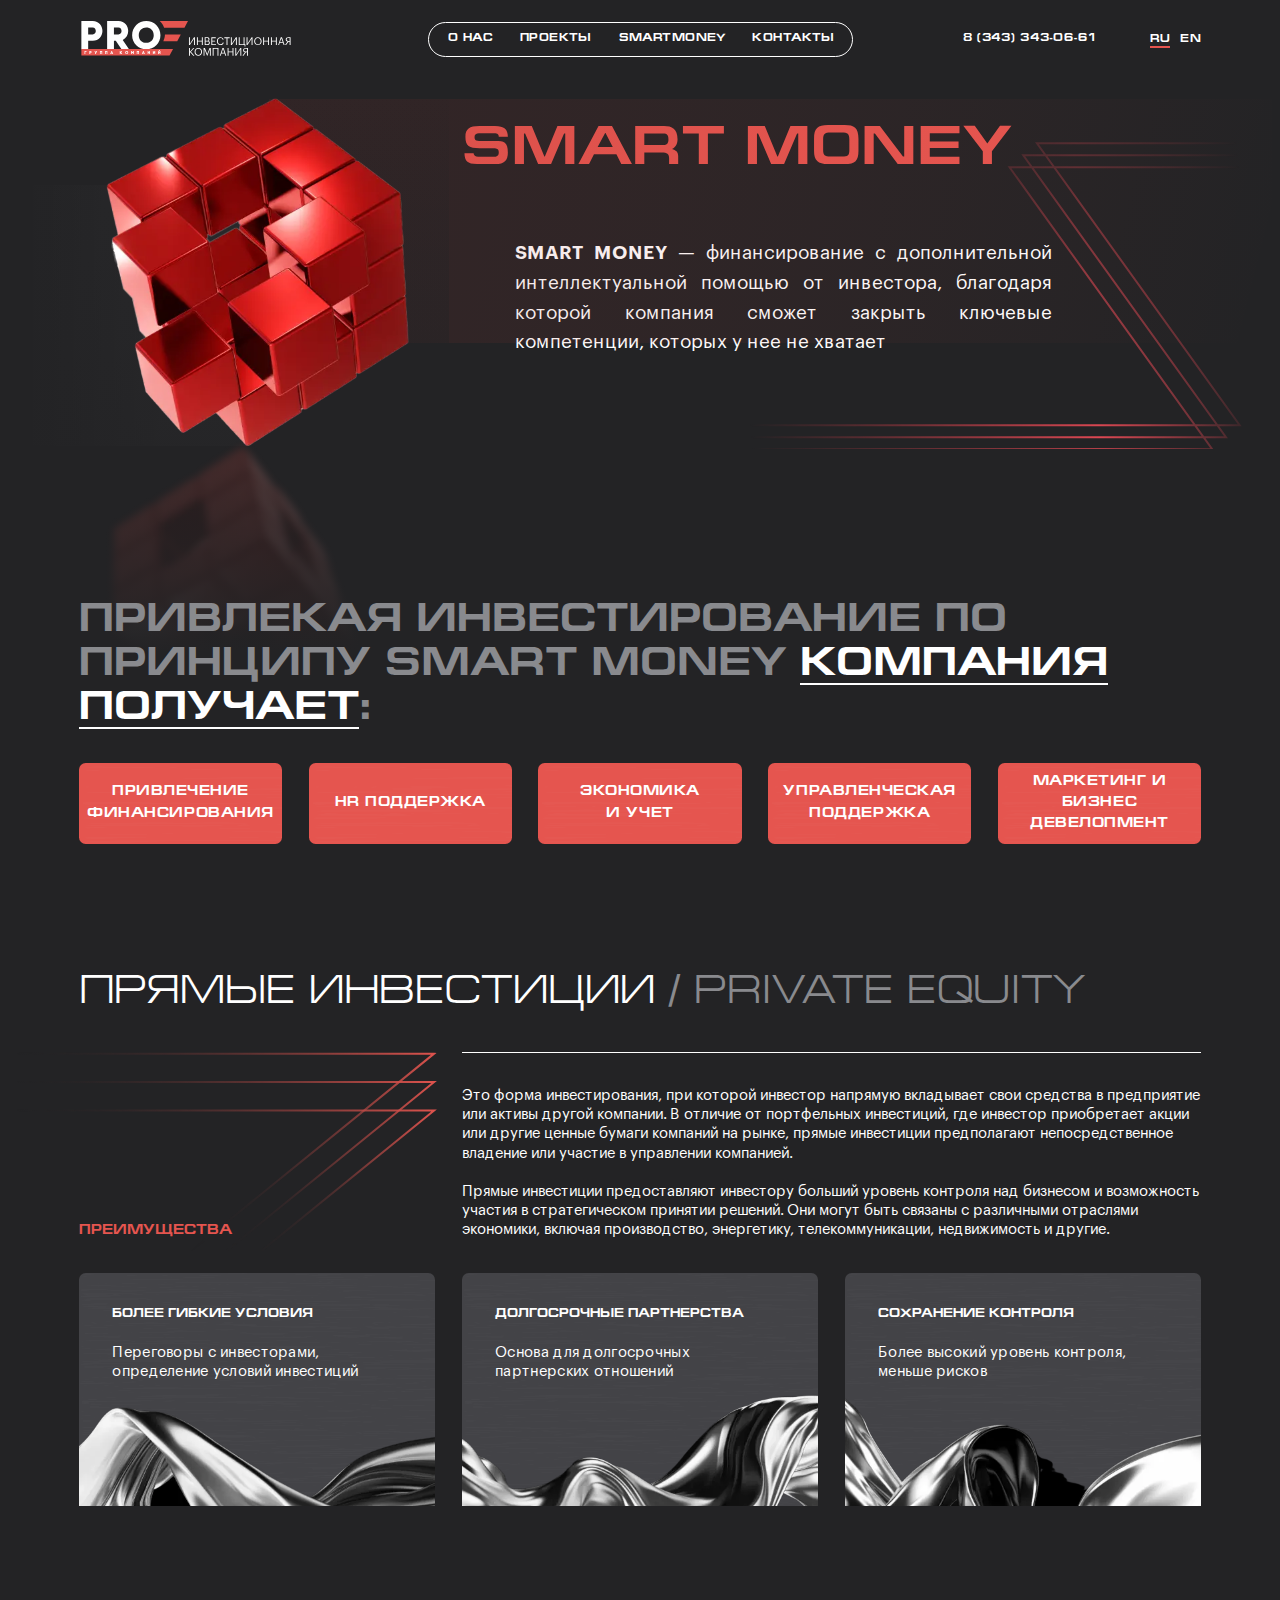
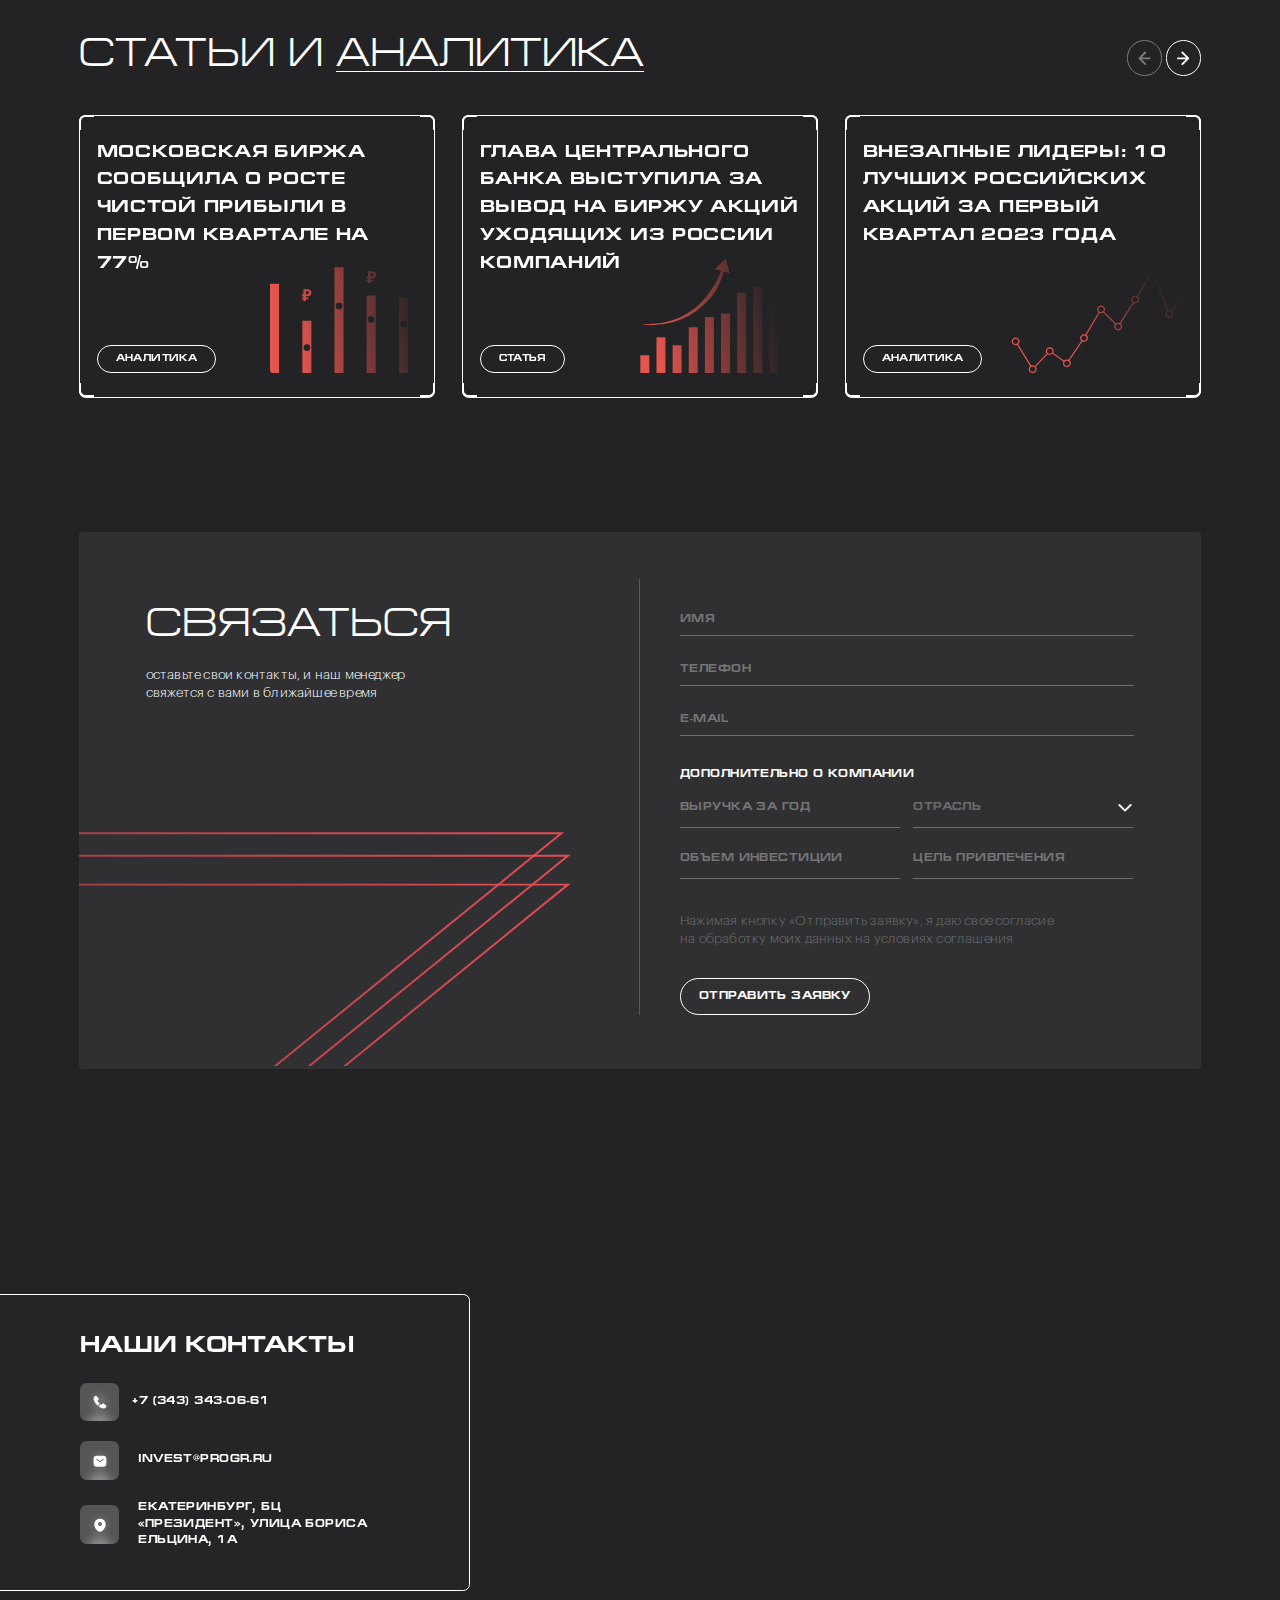
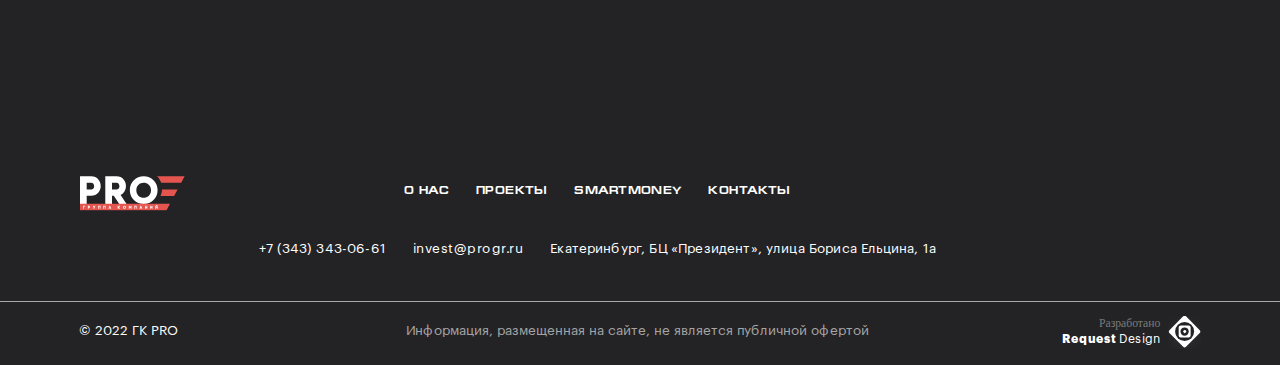
<file: smartmoney.html>
<!DOCTYPE html>
<html lang="ru">
  <head>
    <meta charset="UTF-8" />
    <meta http-equiv="X-UA-Compatible" content="IE=edge" />
    <meta name="viewport" content="width=device-width, initial-scale=1.0" />
    <meta name="description" content="Описание" />
    <!-- favicon-start-->
    <link rel="icon" type="image/x-icon" href="favicon/favicon.ico" />
    <link rel="icon" type="image/png" sizes="16x16" href="favicon/favicon-16x16.png" />
    <link rel="icon" type="image/png" sizes="32x32" href="favicon/favicon-32x32.png" />
    <link rel="icon" type="image/png" sizes="48x48" href="favicon/favicon-48x48.png" />
    <link rel="manifest" href="favicon/manifest.webmanifest" />
    <meta name="mobile-web-app-capable" content="yes" />
    <meta name="theme-color" content="#fff" />
    <meta name="application-name" content="&#x413;&#x41A; PRO" />
    <link rel="apple-touch-icon" sizes="57x57" href="favicon/apple-touch-icon-57x57.png" />
    <link rel="apple-touch-icon" sizes="60x60" href="favicon/apple-touch-icon-60x60.png" />
    <link rel="apple-touch-icon" sizes="72x72" href="favicon/apple-touch-icon-72x72.png" />
    <link rel="apple-touch-icon" sizes="76x76" href="favicon/apple-touch-icon-76x76.png" />
    <link rel="apple-touch-icon" sizes="114x114" href="favicon/apple-touch-icon-114x114.png" />
    <link rel="apple-touch-icon" sizes="120x120" href="favicon/apple-touch-icon-120x120.png" />
    <link rel="apple-touch-icon" sizes="144x144" href="favicon/apple-touch-icon-144x144.png" />
    <link rel="apple-touch-icon" sizes="152x152" href="favicon/apple-touch-icon-152x152.png" />
    <link rel="apple-touch-icon" sizes="167x167" href="favicon/apple-touch-icon-167x167.png" />
    <link rel="apple-touch-icon" sizes="180x180" href="favicon/apple-touch-icon-180x180.png" />
    <link rel="apple-touch-icon" sizes="1024x1024" href="favicon/apple-touch-icon-1024x1024.png" />
    <meta name="apple-mobile-web-app-capable" content="yes" />
    <meta name="apple-mobile-web-app-status-bar-style" content="black-translucent" />
    <meta name="apple-mobile-web-app-title" content="&#x413;&#x41A; PRO" />
    <link rel="yandex-tableau-widget" href="favicon/yandex-browser-manifest.json" />
    <!-- favicon-end-->
    <title>ГК PRO - Smartmoney</title>
    <!-- Jquery -->
    <script src="js/static/jquery_(3.7.0).min.js" defer></script>
    <!-- Jquery-UI-->
    <link rel="stylesheet" href="styles/static/jquery-ui_(1.13.2).min.css" />
    <script src="js/static/jquery-ui_(1.13.2).min.js" defer></script>
    <!-- Swiper-Slider-->
    <link rel="stylesheet" href="styles/static/swiper_(9.3.2).min.css" />
    <script src="js/static/swiper_(9.3.2).min.js" defer></script>
    <!-- Basic CSS -->
    <link rel="stylesheet" href="styles/main.css" />
    <!-- Basic JavaScript -->
    <script src="js/main.js" defer></script>
  </head>
  <body>
    <header class="header">
      <div class="header__container container">
        <a class="header__logo" href="/">
          <svg width="323" height="55">
            <use xlink:href="img/sprite.svg#logo"></use></svg
        ></a>
        <nav class="nav" id="menu">
          <ul class="nav__list">
            <li class="nav__item"><a class="nav__link us-link" href="about.html">О нас</a></li>
            <li class="nav__item"><a class="nav__link us-link" href="projects.html">Проекты</a></li>
            <li class="nav__item"><a class="nav__link us-link" href="smartmoney.html">Smartmoney</a></li>
            <li class="nav__item"><a class="nav__link us-link" href="contacts.html">Контакты</a></li>
          </ul>
          <a class="nav__tel us-link mobile" href="tel:+83433430661">8 (343) 343-06-61</a>
          <div class="header__lang-box mobile">
            <a class="header__lang active" href="#">ru</a><a class="header__lang" href="#">en</a>
          </div>
          <div class="nav__img-box mobile">
            <svg width="375" height="250" viewbox="0 0 375 250" fill="none" xmlns="http://www.w3.org/2000/svg">
              <g opacity="0.6">
                <path
                  d="M836.39 228.641H14.0317L177.033 2H-162.672"
                  stroke="url(#paint0_linear_691_40590)"
                  stroke-width="3"
                ></path>
                <path
                  d="M835.038 238.321H25.042L188.043 11.6794H-163.704"
                  stroke="url(#paint1_linear_691_40590)"
                  stroke-width="3"
                ></path>
                <path
                  d="M846.051 248H36.0544L199.056 21.3586H-167"
                  stroke="url(#paint2_linear_691_40590)"
                  stroke-width="3"
                ></path>
              </g>
              <defs>
                <lineargradient
                  id="paint0_linear_691_40590"
                  x1="-179.16"
                  y1="236.882"
                  x2="815.574"
                  y2="236.96"
                  gradientunits="userSpaceOnUse"
                >
                  <stop stop-color="#F34C58" stop-opacity="0"></stop>
                  <stop offset="0.666667" stop-color="#F34C58"></stop>
                  <stop offset="1" stop-color="#F3414E" stop-opacity="0"></stop>
                </lineargradient>
                <lineargradient
                  id="paint1_linear_691_40590"
                  x1="-180.186"
                  y1="246.562"
                  x2="814.229"
                  y2="246.639"
                  gradientunits="userSpaceOnUse"
                >
                  <stop stop-color="#F34C58" stop-opacity="0"></stop>
                  <stop offset="0.666667" stop-color="#F34C58"></stop>
                  <stop offset="1" stop-color="#F3414E" stop-opacity="0"></stop>
                </lineargradient>
                <lineargradient
                  id="paint2_linear_691_40590"
                  x1="-183.718"
                  y1="256.241"
                  x2="824.944"
                  y2="256.32"
                  gradientunits="userSpaceOnUse"
                >
                  <stop stop-color="#F34C58" stop-opacity="0"></stop>
                  <stop offset="0.666667" stop-color="#F34C58"></stop>
                  <stop offset="1" stop-color="#F3414E" stop-opacity="0"></stop>
                </lineargradient>
              </defs>
            </svg>
            <picture>
              <source class="nav__img" srcset="img/hero/cube.webp" />
              <img class="nav__img" src="img/hero/cube.webp" alt="Куб" />
            </picture>
          </div>
        </nav>
        <a class="header__tel us-link desktop" href="tel:+83433430661">8 (343) 343-06-61</a>
        <div class="header__lang-box desktop">
          <a class="header__lang active" href="#">ru</a><a class="header__lang" href="#">en</a>
        </div>
        <button class="header__burger mobile" id="menu-open">
          <svg width="25" height="19">
            <use xlink:href="img/sprite.svg#burger"></use>
          </svg>
        </button>
      </div>
    </header>
    <main>
      <section class="smartmoney">
        <svg
          class="desktop"
          width="1147"
          height="501"
          viewbox="0 0 1147 501"
          fill="none"
          xmlns="http://www.w3.org/2000/svg"
        >
          <mask
            id="mask0_1280_11330"
            style="mask-type: alpha"
            maskunits="userSpaceOnUse"
            x="0"
            y="0"
            width="1173"
            height="501"
          >
            <rect
              width="1173"
              height="501"
              transform="matrix(1 0 0 -1 0 501)"
              fill="url(#paint0_linear_1280_11330)"
            ></rect>
          </mask>
          <g mask="url(#mask0_1280_11330)">
            <path
              d="M-329 464.8H1091.58L786.864 41H1421.91M-329 482.9H1070.99L766.279 59.0997H1423.84M-329 501H1050.41L745.693 77.1997H1430"
              stroke="url(#paint1_linear_1280_11330)"
              stroke-width="3"
            ></path>
          </g>
          <defs>
            <lineargradient
              id="paint0_linear_1280_11330"
              x1="1107.5"
              y1="4.04525e-05"
              x2="932.612"
              y2="790.134"
              gradientunits="userSpaceOnUse"
            >
              <stop stop-color="#D9D9D9"></stop>
              <stop offset="0.807023" stop-color="#D9D9D9" stop-opacity="0"></stop>
            </lineargradient>
            <lineargradient
              id="paint1_linear_1280_11330"
              x1="1121.49"
              y1="418.94"
              x2="356.577"
              y2="485.229"
              gradientunits="userSpaceOnUse"
            >
              <stop stop-color="#F34C58" stop-opacity="0"></stop>
              <stop offset="0.319098" stop-color="#F34C58"></stop>
              <stop offset="1" stop-color="#F3414E" stop-opacity="0"></stop>
            </lineargradient>
          </defs>
        </svg>
        <svg
          class="mobile"
          width="375"
          height="259"
          viewbox="0 0 375 259"
          fill="none"
          xmlns="http://www.w3.org/2000/svg"
        >
          <g opacity="0.6">
            <path
              d="M1004.1 22.0672H151.655L320.619 257H-31.5143"
              stroke="url(#paint0_linear_1317_11709)"
              stroke-width="3"
            ></path>
            <path
              d="M1002.7 12.0336H163.068L332.033 246.966H-32.5831"
              stroke="url(#paint1_linear_1317_11709)"
              stroke-width="3"
            ></path>
            <path
              d="M1014.11 2.00011H174.483L343.448 236.933H-35.9998"
              stroke="url(#paint2_linear_1317_11709)"
              stroke-width="3"
            ></path>
          </g>
          <defs>
            <lineargradient
              id="paint0_linear_1317_11709"
              x1="-48.6052"
              y1="13.5245"
              x2="982.521"
              y2="13.4444"
              gradientunits="userSpaceOnUse"
            >
              <stop stop-color="#F34C58" stop-opacity="0"></stop>
              <stop offset="0.666667" stop-color="#F34C58"></stop>
              <stop offset="1" stop-color="#F3414E" stop-opacity="0"></stop>
            </lineargradient>
            <lineargradient
              id="paint1_linear_1317_11709"
              x1="-49.6685"
              y1="3.49085"
              x2="981.128"
              y2="3.4108"
              gradientunits="userSpaceOnUse"
            >
              <stop stop-color="#F34C58" stop-opacity="0"></stop>
              <stop offset="0.666667" stop-color="#F34C58"></stop>
              <stop offset="1" stop-color="#F3414E" stop-opacity="0"></stop>
            </lineargradient>
            <lineargradient
              id="paint2_linear_1317_11709"
              x1="-53.3299"
              y1="-6.5426"
              x2="992.234"
              y2="-6.62496"
              gradientunits="userSpaceOnUse"
            >
              <stop stop-color="#F34C58" stop-opacity="0"></stop>
              <stop offset="0.666667" stop-color="#F34C58"></stop>
              <stop offset="1" stop-color="#F3414E" stop-opacity="0"></stop>
            </lineargradient>
          </defs>
        </svg>
        <div class="smartmoney__container container">
          <div class="smartmoney__img-box">
            <picture>
              <source class="smartmoney__img" srcset="img/smartmoney/cube.webp" />
              <img class="smartmoney__img" src="img/smartmoney/cube.webp" alt="Куб" />
            </picture>
            <picture>
              <source class="smartmoney__img--shadow" srcset="img/smartmoney/shadow.webp" />
              <img class="smartmoney__img--shadow" src="img/smartmoney/shadow.webp" alt="Тень" />
            </picture>
          </div>
          <div class="smartmoney__content">
            <h1 class="smartmoney__title">smart money</h1>
            <p class="smartmoney__desc">
              <strong>SMART MONEY </strong> <span class="desktop">— </span><span class="mobile">- </span>финансирование
              с&nbsp;дополнительной интеллектуальной помощью от инвестора, благодаря которой компания сможет закрыть
              ключевые компетенции, которых у нее не хватает
            </p>
          </div>
        </div>
      </section>
      <section class="smartmoney-investment">
        <div class="smartmoney-investment__container container">
          <h2 class="smartmoney-investment__title">
            Привлекая инвестирование по принципу SMART Money <span class="underline">компания получает</span>:
          </h2>
          <ul class="smartmoney-investment__tabs">
            <li class="smartmoney-investment__tab-item">
              <button class="smartmoney-investment__tab" id="financing"><span>Привлечение финансирования</span></button>
            </li>
            <li class="smartmoney-investment__tab-item">
              <button class="smartmoney-investment__tab" id="hr-support"><span>hr поддержка</span></button>
            </li>
            <li class="smartmoney-investment__tab-item">
              <button class="smartmoney-investment__tab" id="economy"><span>экономика и учет</span></button>
            </li>
            <li class="smartmoney-investment__tab-item">
              <button class="smartmoney-investment__tab" id="management-support">
                <span>Управленческая поддержка</span>
              </button>
            </li>
            <li class="smartmoney-investment__tab-item">
              <button class="smartmoney-investment__tab" id="marketing">
                <span>Маркетинг и бизнес девелопмент</span>
              </button>
            </li>
            <li class="smartmoney-investment__tab-container hidden">
              <img src="img/texture-smartmoney.svg" alt="Штриховка" />
              <div class="smartmoney-investment__tab-box" data-tab-smartmoney="financing">
                <div class="smartmoney-investment__dropdown-box">
                  <button class="smartmoney-investment__dropdown-btn" data-dropdown-btn="dropdown-1">
                    <span class="frame frame-1"></span><span class="frame frame-2"></span
                    ><span class="frame frame-3"></span><span class="frame frame-4"></span
                    ><strong>Разработка стратегий</strong
                    ><i>
                      <svg width="15" height="16" viewBox="0 0 15 16" fill="none" xmlns="http://www.w3.org/2000/svg">
                        <path
                          d="M13.8637 0.762313C14.4159 0.762313 14.8637 1.21003 14.8637 1.76231L14.8637 10.7623C14.8637 11.3146 14.4159 11.7623 13.8637 11.7623C13.3114 11.7623 12.8637 11.3146 12.8637 10.7623L12.8637 2.76231L4.86366 2.76231C4.31138 2.76231 3.86366 2.3146 3.86366 1.76231C3.86366 1.21003 4.31138 0.762314 4.86366 0.762314L13.8637 0.762313ZM0.428635 13.7831L13.1566 1.05521L14.5708 2.46942L1.84285 15.1973L0.428635 13.7831Z"
                          fill="white"
                        ></path></svg
                    ></i>
                  </button>
                  <div class="smartmoney-investment__dropdown" data-dropdown="dropdown-1">
                    <span class="frame frame-1"></span><span class="frame frame-2"></span
                    ><span class="frame frame-3"></span><span class="frame frame-4"></span>
                    <p>
                      <svg width="15" height="16" viewBox="0 0 15 16" fill="none" xmlns="http://www.w3.org/2000/svg">
                        <path
                          d="M13.8637 0.762313C14.4159 0.762313 14.8637 1.21003 14.8637 1.76231L14.8637 10.7623C14.8637 11.3146 14.4159 11.7623 13.8637 11.7623C13.3114 11.7623 12.8637 11.3146 12.8637 10.7623L12.8637 2.76231L4.86366 2.76231C4.31138 2.76231 3.86366 2.3146 3.86366 1.76231C3.86366 1.21003 4.31138 0.762314 4.86366 0.762314L13.8637 0.762313ZM0.428635 13.7831L13.1566 1.05521L14.5708 2.46942L1.84285 15.1973L0.428635 13.7831Z"
                          fill="white"
                        ></path></svg
                      >Поиск точек роста для компании, определение направления развития и приоритетов инвестировании;
                    </p>
                    <p>
                      <svg width="15" height="16" viewBox="0 0 15 16" fill="none" xmlns="http://www.w3.org/2000/svg">
                        <path
                          d="M13.8637 0.762313C14.4159 0.762313 14.8637 1.21003 14.8637 1.76231L14.8637 10.7623C14.8637 11.3146 14.4159 11.7623 13.8637 11.7623C13.3114 11.7623 12.8637 11.3146 12.8637 10.7623L12.8637 2.76231L4.86366 2.76231C4.31138 2.76231 3.86366 2.3146 3.86366 1.76231C3.86366 1.21003 4.31138 0.762314 4.86366 0.762314L13.8637 0.762313ZM0.428635 13.7831L13.1566 1.05521L14.5708 2.46942L1.84285 15.1973L0.428635 13.7831Z"
                          fill="white"
                        ></path></svg
                      >Моделирование будущего (темпы роста, необходимые ресурсы, формирование образакоманды);
                    </p>
                    <p>
                      <svg width="15" height="16" viewBox="0 0 15 16" fill="none" xmlns="http://www.w3.org/2000/svg">
                        <path
                          d="M13.8637 0.762313C14.4159 0.762313 14.8637 1.21003 14.8637 1.76231L14.8637 10.7623C14.8637 11.3146 14.4159 11.7623 13.8637 11.7623C13.3114 11.7623 12.8637 11.3146 12.8637 10.7623L12.8637 2.76231L4.86366 2.76231C4.31138 2.76231 3.86366 2.3146 3.86366 1.76231C3.86366 1.21003 4.31138 0.762314 4.86366 0.762314L13.8637 0.762313ZM0.428635 13.7831L13.1566 1.05521L14.5708 2.46942L1.84285 15.1973L0.428635 13.7831Z"
                          fill="white"
                        ></path></svg
                      >Разработка функциональных стратегий (маркетинговой, финансовой и проч.).
                    </p>
                  </div>
                </div>
                <div class="smartmoney-investment__dropdown-box">
                  <button class="smartmoney-investment__dropdown-btn" data-dropdown-btn="dropdown-2">
                    <span class="frame frame-1"></span><span class="frame frame-2"></span
                    ><span class="frame frame-3"></span><span class="frame frame-4"></span
                    ><strong class="more-three-lines">Формирование организационной структуры</strong
                    ><i>
                      <svg width="15" height="16" viewBox="0 0 15 16" fill="none" xmlns="http://www.w3.org/2000/svg">
                        <path
                          d="M13.8637 0.762313C14.4159 0.762313 14.8637 1.21003 14.8637 1.76231L14.8637 10.7623C14.8637 11.3146 14.4159 11.7623 13.8637 11.7623C13.3114 11.7623 12.8637 11.3146 12.8637 10.7623L12.8637 2.76231L4.86366 2.76231C4.31138 2.76231 3.86366 2.3146 3.86366 1.76231C3.86366 1.21003 4.31138 0.762314 4.86366 0.762314L13.8637 0.762313ZM0.428635 13.7831L13.1566 1.05521L14.5708 2.46942L1.84285 15.1973L0.428635 13.7831Z"
                          fill="white"
                        ></path></svg
                    ></i>
                  </button>
                  <div class="smartmoney-investment__dropdown" data-dropdown="dropdown-2">
                    <span class="frame frame-1"></span><span class="frame frame-2"></span
                    ><span class="frame frame-3"></span><span class="frame frame-4"></span>
                    <p>
                      <svg width="15" height="16" viewBox="0 0 15 16" fill="none" xmlns="http://www.w3.org/2000/svg">
                        <path
                          d="M13.8637 0.762313C14.4159 0.762313 14.8637 1.21003 14.8637 1.76231L14.8637 10.7623C14.8637 11.3146 14.4159 11.7623 13.8637 11.7623C13.3114 11.7623 12.8637 11.3146 12.8637 10.7623L12.8637 2.76231L4.86366 2.76231C4.31138 2.76231 3.86366 2.3146 3.86366 1.76231C3.86366 1.21003 4.31138 0.762314 4.86366 0.762314L13.8637 0.762313ZM0.428635 13.7831L13.1566 1.05521L14.5708 2.46942L1.84285 15.1973L0.428635 13.7831Z"
                          fill="white"
                        ></path></svg
                      >Поиск точек роста для компании, определение направления развития и приоритетов инвестировании;
                    </p>
                    <p>
                      <svg width="15" height="16" viewBox="0 0 15 16" fill="none" xmlns="http://www.w3.org/2000/svg">
                        <path
                          d="M13.8637 0.762313C14.4159 0.762313 14.8637 1.21003 14.8637 1.76231L14.8637 10.7623C14.8637 11.3146 14.4159 11.7623 13.8637 11.7623C13.3114 11.7623 12.8637 11.3146 12.8637 10.7623L12.8637 2.76231L4.86366 2.76231C4.31138 2.76231 3.86366 2.3146 3.86366 1.76231C3.86366 1.21003 4.31138 0.762314 4.86366 0.762314L13.8637 0.762313ZM0.428635 13.7831L13.1566 1.05521L14.5708 2.46942L1.84285 15.1973L0.428635 13.7831Z"
                          fill="white"
                        ></path></svg
                      >Моделирование будущего (темпы роста, необходимые ресурсы, формирование образакоманды);
                    </p>
                    <p>
                      <svg width="15" height="16" viewBox="0 0 15 16" fill="none" xmlns="http://www.w3.org/2000/svg">
                        <path
                          d="M13.8637 0.762313C14.4159 0.762313 14.8637 1.21003 14.8637 1.76231L14.8637 10.7623C14.8637 11.3146 14.4159 11.7623 13.8637 11.7623C13.3114 11.7623 12.8637 11.3146 12.8637 10.7623L12.8637 2.76231L4.86366 2.76231C4.31138 2.76231 3.86366 2.3146 3.86366 1.76231C3.86366 1.21003 4.31138 0.762314 4.86366 0.762314L13.8637 0.762313ZM0.428635 13.7831L13.1566 1.05521L14.5708 2.46942L1.84285 15.1973L0.428635 13.7831Z"
                          fill="white"
                        ></path></svg
                      >Разработка функциональных стратегий (маркетинговой, финансовой и проч.).
                    </p>
                  </div>
                </div>
                <div class="smartmoney-investment__dropdown-box">
                  <button class="smartmoney-investment__dropdown-btn" data-dropdown-btn="dropdown-3">
                    <span class="frame frame-1"></span><span class="frame frame-2"></span
                    ><span class="frame frame-3"></span><span class="frame frame-4"></span><strong>GR, Network</strong
                    ><i>
                      <svg width="15" height="16" viewBox="0 0 15 16" fill="none" xmlns="http://www.w3.org/2000/svg">
                        <path
                          d="M13.8637 0.762313C14.4159 0.762313 14.8637 1.21003 14.8637 1.76231L14.8637 10.7623C14.8637 11.3146 14.4159 11.7623 13.8637 11.7623C13.3114 11.7623 12.8637 11.3146 12.8637 10.7623L12.8637 2.76231L4.86366 2.76231C4.31138 2.76231 3.86366 2.3146 3.86366 1.76231C3.86366 1.21003 4.31138 0.762314 4.86366 0.762314L13.8637 0.762313ZM0.428635 13.7831L13.1566 1.05521L14.5708 2.46942L1.84285 15.1973L0.428635 13.7831Z"
                          fill="white"
                        ></path></svg
                    ></i>
                  </button>
                  <div class="smartmoney-investment__dropdown" data-dropdown="dropdown-3">
                    <span class="frame frame-1"></span><span class="frame frame-2"></span
                    ><span class="frame frame-3"></span><span class="frame frame-4"></span>
                    <p>
                      <svg width="15" height="16" viewBox="0 0 15 16" fill="none" xmlns="http://www.w3.org/2000/svg">
                        <path
                          d="M13.8637 0.762313C14.4159 0.762313 14.8637 1.21003 14.8637 1.76231L14.8637 10.7623C14.8637 11.3146 14.4159 11.7623 13.8637 11.7623C13.3114 11.7623 12.8637 11.3146 12.8637 10.7623L12.8637 2.76231L4.86366 2.76231C4.31138 2.76231 3.86366 2.3146 3.86366 1.76231C3.86366 1.21003 4.31138 0.762314 4.86366 0.762314L13.8637 0.762313ZM0.428635 13.7831L13.1566 1.05521L14.5708 2.46942L1.84285 15.1973L0.428635 13.7831Z"
                          fill="white"
                        ></path></svg
                      >Поиск точек роста для компании, определение направления развития и приоритетов инвестировании;
                    </p>
                    <p>
                      <svg width="15" height="16" viewBox="0 0 15 16" fill="none" xmlns="http://www.w3.org/2000/svg">
                        <path
                          d="M13.8637 0.762313C14.4159 0.762313 14.8637 1.21003 14.8637 1.76231L14.8637 10.7623C14.8637 11.3146 14.4159 11.7623 13.8637 11.7623C13.3114 11.7623 12.8637 11.3146 12.8637 10.7623L12.8637 2.76231L4.86366 2.76231C4.31138 2.76231 3.86366 2.3146 3.86366 1.76231C3.86366 1.21003 4.31138 0.762314 4.86366 0.762314L13.8637 0.762313ZM0.428635 13.7831L13.1566 1.05521L14.5708 2.46942L1.84285 15.1973L0.428635 13.7831Z"
                          fill="white"
                        ></path></svg
                      >Моделирование будущего (темпы роста, необходимые ресурсы, формирование образакоманды);
                    </p>
                    <p>
                      <svg width="15" height="16" viewBox="0 0 15 16" fill="none" xmlns="http://www.w3.org/2000/svg">
                        <path
                          d="M13.8637 0.762313C14.4159 0.762313 14.8637 1.21003 14.8637 1.76231L14.8637 10.7623C14.8637 11.3146 14.4159 11.7623 13.8637 11.7623C13.3114 11.7623 12.8637 11.3146 12.8637 10.7623L12.8637 2.76231L4.86366 2.76231C4.31138 2.76231 3.86366 2.3146 3.86366 1.76231C3.86366 1.21003 4.31138 0.762314 4.86366 0.762314L13.8637 0.762313ZM0.428635 13.7831L13.1566 1.05521L14.5708 2.46942L1.84285 15.1973L0.428635 13.7831Z"
                          fill="white"
                        ></path></svg
                      >Разработка функциональных стратегий (маркетинговой, финансовой и проч.).
                    </p>
                  </div>
                </div>
              </div>
              <div class="smartmoney-investment__tab-box" data-tab-smartmoney="hr-support">
                <div class="smartmoney-investment__dropdown-box">
                  <button class="smartmoney-investment__dropdown-btn" data-dropdown-btn="dropdown-1">
                    <span class="frame frame-1"></span><span class="frame frame-2"></span
                    ><span class="frame frame-3"></span><span class="frame frame-4"></span
                    ><strong>Разработка стратегий</strong
                    ><i>
                      <svg width="15" height="16" viewBox="0 0 15 16" fill="none" xmlns="http://www.w3.org/2000/svg">
                        <path
                          d="M13.8637 0.762313C14.4159 0.762313 14.8637 1.21003 14.8637 1.76231L14.8637 10.7623C14.8637 11.3146 14.4159 11.7623 13.8637 11.7623C13.3114 11.7623 12.8637 11.3146 12.8637 10.7623L12.8637 2.76231L4.86366 2.76231C4.31138 2.76231 3.86366 2.3146 3.86366 1.76231C3.86366 1.21003 4.31138 0.762314 4.86366 0.762314L13.8637 0.762313ZM0.428635 13.7831L13.1566 1.05521L14.5708 2.46942L1.84285 15.1973L0.428635 13.7831Z"
                          fill="white"
                        ></path></svg
                    ></i>
                  </button>
                  <div class="smartmoney-investment__dropdown" data-dropdown="dropdown-1">
                    <span class="frame frame-1"></span><span class="frame frame-2"></span
                    ><span class="frame frame-3"></span><span class="frame frame-4"></span>
                    <p>
                      <svg width="15" height="16" viewBox="0 0 15 16" fill="none" xmlns="http://www.w3.org/2000/svg">
                        <path
                          d="M13.8637 0.762313C14.4159 0.762313 14.8637 1.21003 14.8637 1.76231L14.8637 10.7623C14.8637 11.3146 14.4159 11.7623 13.8637 11.7623C13.3114 11.7623 12.8637 11.3146 12.8637 10.7623L12.8637 2.76231L4.86366 2.76231C4.31138 2.76231 3.86366 2.3146 3.86366 1.76231C3.86366 1.21003 4.31138 0.762314 4.86366 0.762314L13.8637 0.762313ZM0.428635 13.7831L13.1566 1.05521L14.5708 2.46942L1.84285 15.1973L0.428635 13.7831Z"
                          fill="white"
                        ></path></svg
                      >Поиск точек роста для компании, определение направления развития и приоритетов инвестировании;
                    </p>
                    <p>
                      <svg width="15" height="16" viewBox="0 0 15 16" fill="none" xmlns="http://www.w3.org/2000/svg">
                        <path
                          d="M13.8637 0.762313C14.4159 0.762313 14.8637 1.21003 14.8637 1.76231L14.8637 10.7623C14.8637 11.3146 14.4159 11.7623 13.8637 11.7623C13.3114 11.7623 12.8637 11.3146 12.8637 10.7623L12.8637 2.76231L4.86366 2.76231C4.31138 2.76231 3.86366 2.3146 3.86366 1.76231C3.86366 1.21003 4.31138 0.762314 4.86366 0.762314L13.8637 0.762313ZM0.428635 13.7831L13.1566 1.05521L14.5708 2.46942L1.84285 15.1973L0.428635 13.7831Z"
                          fill="white"
                        ></path></svg
                      >Моделирование будущего (темпы роста, необходимые ресурсы, формирование образакоманды);
                    </p>
                    <p>
                      <svg width="15" height="16" viewBox="0 0 15 16" fill="none" xmlns="http://www.w3.org/2000/svg">
                        <path
                          d="M13.8637 0.762313C14.4159 0.762313 14.8637 1.21003 14.8637 1.76231L14.8637 10.7623C14.8637 11.3146 14.4159 11.7623 13.8637 11.7623C13.3114 11.7623 12.8637 11.3146 12.8637 10.7623L12.8637 2.76231L4.86366 2.76231C4.31138 2.76231 3.86366 2.3146 3.86366 1.76231C3.86366 1.21003 4.31138 0.762314 4.86366 0.762314L13.8637 0.762313ZM0.428635 13.7831L13.1566 1.05521L14.5708 2.46942L1.84285 15.1973L0.428635 13.7831Z"
                          fill="white"
                        ></path></svg
                      >Разработка функциональных стратегий (маркетинговой, финансовой и проч.).
                    </p>
                  </div>
                </div>
                <div class="smartmoney-investment__dropdown-box">
                  <button class="smartmoney-investment__dropdown-btn" data-dropdown-btn="dropdown-2">
                    <span class="frame frame-1"></span><span class="frame frame-2"></span
                    ><span class="frame frame-3"></span><span class="frame frame-4"></span
                    ><strong class="more-three-lines">Формирование организационной структуры</strong
                    ><i>
                      <svg width="15" height="16" viewBox="0 0 15 16" fill="none" xmlns="http://www.w3.org/2000/svg">
                        <path
                          d="M13.8637 0.762313C14.4159 0.762313 14.8637 1.21003 14.8637 1.76231L14.8637 10.7623C14.8637 11.3146 14.4159 11.7623 13.8637 11.7623C13.3114 11.7623 12.8637 11.3146 12.8637 10.7623L12.8637 2.76231L4.86366 2.76231C4.31138 2.76231 3.86366 2.3146 3.86366 1.76231C3.86366 1.21003 4.31138 0.762314 4.86366 0.762314L13.8637 0.762313ZM0.428635 13.7831L13.1566 1.05521L14.5708 2.46942L1.84285 15.1973L0.428635 13.7831Z"
                          fill="white"
                        ></path></svg
                    ></i>
                  </button>
                  <div class="smartmoney-investment__dropdown" data-dropdown="dropdown-2">
                    <span class="frame frame-1"></span><span class="frame frame-2"></span
                    ><span class="frame frame-3"></span><span class="frame frame-4"></span>
                    <p>
                      <svg width="15" height="16" viewBox="0 0 15 16" fill="none" xmlns="http://www.w3.org/2000/svg">
                        <path
                          d="M13.8637 0.762313C14.4159 0.762313 14.8637 1.21003 14.8637 1.76231L14.8637 10.7623C14.8637 11.3146 14.4159 11.7623 13.8637 11.7623C13.3114 11.7623 12.8637 11.3146 12.8637 10.7623L12.8637 2.76231L4.86366 2.76231C4.31138 2.76231 3.86366 2.3146 3.86366 1.76231C3.86366 1.21003 4.31138 0.762314 4.86366 0.762314L13.8637 0.762313ZM0.428635 13.7831L13.1566 1.05521L14.5708 2.46942L1.84285 15.1973L0.428635 13.7831Z"
                          fill="white"
                        ></path></svg
                      >Поиск точек роста для компании, определение направления развития и приоритетов инвестировании;
                    </p>
                    <p>
                      <svg width="15" height="16" viewBox="0 0 15 16" fill="none" xmlns="http://www.w3.org/2000/svg">
                        <path
                          d="M13.8637 0.762313C14.4159 0.762313 14.8637 1.21003 14.8637 1.76231L14.8637 10.7623C14.8637 11.3146 14.4159 11.7623 13.8637 11.7623C13.3114 11.7623 12.8637 11.3146 12.8637 10.7623L12.8637 2.76231L4.86366 2.76231C4.31138 2.76231 3.86366 2.3146 3.86366 1.76231C3.86366 1.21003 4.31138 0.762314 4.86366 0.762314L13.8637 0.762313ZM0.428635 13.7831L13.1566 1.05521L14.5708 2.46942L1.84285 15.1973L0.428635 13.7831Z"
                          fill="white"
                        ></path></svg
                      >Моделирование будущего (темпы роста, необходимые ресурсы, формирование образакоманды);
                    </p>
                    <p>
                      <svg width="15" height="16" viewBox="0 0 15 16" fill="none" xmlns="http://www.w3.org/2000/svg">
                        <path
                          d="M13.8637 0.762313C14.4159 0.762313 14.8637 1.21003 14.8637 1.76231L14.8637 10.7623C14.8637 11.3146 14.4159 11.7623 13.8637 11.7623C13.3114 11.7623 12.8637 11.3146 12.8637 10.7623L12.8637 2.76231L4.86366 2.76231C4.31138 2.76231 3.86366 2.3146 3.86366 1.76231C3.86366 1.21003 4.31138 0.762314 4.86366 0.762314L13.8637 0.762313ZM0.428635 13.7831L13.1566 1.05521L14.5708 2.46942L1.84285 15.1973L0.428635 13.7831Z"
                          fill="white"
                        ></path></svg
                      >Разработка функциональных стратегий (маркетинговой, финансовой и проч.).
                    </p>
                  </div>
                </div>
                <div class="smartmoney-investment__dropdown-box">
                  <button class="smartmoney-investment__dropdown-btn" data-dropdown-btn="dropdown-3">
                    <span class="frame frame-1"></span><span class="frame frame-2"></span
                    ><span class="frame frame-3"></span><span class="frame frame-4"></span><strong>GR, Network</strong
                    ><i>
                      <svg width="15" height="16" viewBox="0 0 15 16" fill="none" xmlns="http://www.w3.org/2000/svg">
                        <path
                          d="M13.8637 0.762313C14.4159 0.762313 14.8637 1.21003 14.8637 1.76231L14.8637 10.7623C14.8637 11.3146 14.4159 11.7623 13.8637 11.7623C13.3114 11.7623 12.8637 11.3146 12.8637 10.7623L12.8637 2.76231L4.86366 2.76231C4.31138 2.76231 3.86366 2.3146 3.86366 1.76231C3.86366 1.21003 4.31138 0.762314 4.86366 0.762314L13.8637 0.762313ZM0.428635 13.7831L13.1566 1.05521L14.5708 2.46942L1.84285 15.1973L0.428635 13.7831Z"
                          fill="white"
                        ></path></svg
                    ></i>
                  </button>
                  <div class="smartmoney-investment__dropdown" data-dropdown="dropdown-3">
                    <span class="frame frame-1"></span><span class="frame frame-2"></span
                    ><span class="frame frame-3"></span><span class="frame frame-4"></span>
                    <p>
                      <svg width="15" height="16" viewBox="0 0 15 16" fill="none" xmlns="http://www.w3.org/2000/svg">
                        <path
                          d="M13.8637 0.762313C14.4159 0.762313 14.8637 1.21003 14.8637 1.76231L14.8637 10.7623C14.8637 11.3146 14.4159 11.7623 13.8637 11.7623C13.3114 11.7623 12.8637 11.3146 12.8637 10.7623L12.8637 2.76231L4.86366 2.76231C4.31138 2.76231 3.86366 2.3146 3.86366 1.76231C3.86366 1.21003 4.31138 0.762314 4.86366 0.762314L13.8637 0.762313ZM0.428635 13.7831L13.1566 1.05521L14.5708 2.46942L1.84285 15.1973L0.428635 13.7831Z"
                          fill="white"
                        ></path></svg
                      >Поиск точек роста для компании, определение направления развития и приоритетов инвестировании;
                    </p>
                    <p>
                      <svg width="15" height="16" viewBox="0 0 15 16" fill="none" xmlns="http://www.w3.org/2000/svg">
                        <path
                          d="M13.8637 0.762313C14.4159 0.762313 14.8637 1.21003 14.8637 1.76231L14.8637 10.7623C14.8637 11.3146 14.4159 11.7623 13.8637 11.7623C13.3114 11.7623 12.8637 11.3146 12.8637 10.7623L12.8637 2.76231L4.86366 2.76231C4.31138 2.76231 3.86366 2.3146 3.86366 1.76231C3.86366 1.21003 4.31138 0.762314 4.86366 0.762314L13.8637 0.762313ZM0.428635 13.7831L13.1566 1.05521L14.5708 2.46942L1.84285 15.1973L0.428635 13.7831Z"
                          fill="white"
                        ></path></svg
                      >Моделирование будущего (темпы роста, необходимые ресурсы, формирование образакоманды);
                    </p>
                    <p>
                      <svg width="15" height="16" viewBox="0 0 15 16" fill="none" xmlns="http://www.w3.org/2000/svg">
                        <path
                          d="M13.8637 0.762313C14.4159 0.762313 14.8637 1.21003 14.8637 1.76231L14.8637 10.7623C14.8637 11.3146 14.4159 11.7623 13.8637 11.7623C13.3114 11.7623 12.8637 11.3146 12.8637 10.7623L12.8637 2.76231L4.86366 2.76231C4.31138 2.76231 3.86366 2.3146 3.86366 1.76231C3.86366 1.21003 4.31138 0.762314 4.86366 0.762314L13.8637 0.762313ZM0.428635 13.7831L13.1566 1.05521L14.5708 2.46942L1.84285 15.1973L0.428635 13.7831Z"
                          fill="white"
                        ></path></svg
                      >Разработка функциональных стратегий (маркетинговой, финансовой и проч.).
                    </p>
                  </div>
                </div>
              </div>
              <div class="smartmoney-investment__tab-box" data-tab-smartmoney="economy">
                <div class="smartmoney-investment__dropdown-box">
                  <button class="smartmoney-investment__dropdown-btn" data-dropdown-btn="dropdown-1">
                    <span class="frame frame-1"></span><span class="frame frame-2"></span
                    ><span class="frame frame-3"></span><span class="frame frame-4"></span
                    ><strong>Разработка стратегий</strong
                    ><i>
                      <svg width="15" height="16" viewBox="0 0 15 16" fill="none" xmlns="http://www.w3.org/2000/svg">
                        <path
                          d="M13.8637 0.762313C14.4159 0.762313 14.8637 1.21003 14.8637 1.76231L14.8637 10.7623C14.8637 11.3146 14.4159 11.7623 13.8637 11.7623C13.3114 11.7623 12.8637 11.3146 12.8637 10.7623L12.8637 2.76231L4.86366 2.76231C4.31138 2.76231 3.86366 2.3146 3.86366 1.76231C3.86366 1.21003 4.31138 0.762314 4.86366 0.762314L13.8637 0.762313ZM0.428635 13.7831L13.1566 1.05521L14.5708 2.46942L1.84285 15.1973L0.428635 13.7831Z"
                          fill="white"
                        ></path></svg
                    ></i>
                  </button>
                  <div class="smartmoney-investment__dropdown" data-dropdown="dropdown-1">
                    <span class="frame frame-1"></span><span class="frame frame-2"></span
                    ><span class="frame frame-3"></span><span class="frame frame-4"></span>
                    <p>
                      <svg width="15" height="16" viewBox="0 0 15 16" fill="none" xmlns="http://www.w3.org/2000/svg">
                        <path
                          d="M13.8637 0.762313C14.4159 0.762313 14.8637 1.21003 14.8637 1.76231L14.8637 10.7623C14.8637 11.3146 14.4159 11.7623 13.8637 11.7623C13.3114 11.7623 12.8637 11.3146 12.8637 10.7623L12.8637 2.76231L4.86366 2.76231C4.31138 2.76231 3.86366 2.3146 3.86366 1.76231C3.86366 1.21003 4.31138 0.762314 4.86366 0.762314L13.8637 0.762313ZM0.428635 13.7831L13.1566 1.05521L14.5708 2.46942L1.84285 15.1973L0.428635 13.7831Z"
                          fill="white"
                        ></path></svg
                      >Поиск точек роста для компании, определение направления развития и приоритетов инвестировании;
                    </p>
                    <p>
                      <svg width="15" height="16" viewBox="0 0 15 16" fill="none" xmlns="http://www.w3.org/2000/svg">
                        <path
                          d="M13.8637 0.762313C14.4159 0.762313 14.8637 1.21003 14.8637 1.76231L14.8637 10.7623C14.8637 11.3146 14.4159 11.7623 13.8637 11.7623C13.3114 11.7623 12.8637 11.3146 12.8637 10.7623L12.8637 2.76231L4.86366 2.76231C4.31138 2.76231 3.86366 2.3146 3.86366 1.76231C3.86366 1.21003 4.31138 0.762314 4.86366 0.762314L13.8637 0.762313ZM0.428635 13.7831L13.1566 1.05521L14.5708 2.46942L1.84285 15.1973L0.428635 13.7831Z"
                          fill="white"
                        ></path></svg
                      >Моделирование будущего (темпы роста, необходимые ресурсы, формирование образакоманды);
                    </p>
                    <p>
                      <svg width="15" height="16" viewBox="0 0 15 16" fill="none" xmlns="http://www.w3.org/2000/svg">
                        <path
                          d="M13.8637 0.762313C14.4159 0.762313 14.8637 1.21003 14.8637 1.76231L14.8637 10.7623C14.8637 11.3146 14.4159 11.7623 13.8637 11.7623C13.3114 11.7623 12.8637 11.3146 12.8637 10.7623L12.8637 2.76231L4.86366 2.76231C4.31138 2.76231 3.86366 2.3146 3.86366 1.76231C3.86366 1.21003 4.31138 0.762314 4.86366 0.762314L13.8637 0.762313ZM0.428635 13.7831L13.1566 1.05521L14.5708 2.46942L1.84285 15.1973L0.428635 13.7831Z"
                          fill="white"
                        ></path></svg
                      >Разработка функциональных стратегий (маркетинговой, финансовой и проч.).
                    </p>
                  </div>
                </div>
                <div class="smartmoney-investment__dropdown-box">
                  <button class="smartmoney-investment__dropdown-btn" data-dropdown-btn="dropdown-2">
                    <span class="frame frame-1"></span><span class="frame frame-2"></span
                    ><span class="frame frame-3"></span><span class="frame frame-4"></span
                    ><strong class="more-three-lines">Формирование организационной структуры</strong
                    ><i>
                      <svg width="15" height="16" viewBox="0 0 15 16" fill="none" xmlns="http://www.w3.org/2000/svg">
                        <path
                          d="M13.8637 0.762313C14.4159 0.762313 14.8637 1.21003 14.8637 1.76231L14.8637 10.7623C14.8637 11.3146 14.4159 11.7623 13.8637 11.7623C13.3114 11.7623 12.8637 11.3146 12.8637 10.7623L12.8637 2.76231L4.86366 2.76231C4.31138 2.76231 3.86366 2.3146 3.86366 1.76231C3.86366 1.21003 4.31138 0.762314 4.86366 0.762314L13.8637 0.762313ZM0.428635 13.7831L13.1566 1.05521L14.5708 2.46942L1.84285 15.1973L0.428635 13.7831Z"
                          fill="white"
                        ></path></svg
                    ></i>
                  </button>
                  <div class="smartmoney-investment__dropdown" data-dropdown="dropdown-2">
                    <span class="frame frame-1"></span><span class="frame frame-2"></span
                    ><span class="frame frame-3"></span><span class="frame frame-4"></span>
                    <p>
                      <svg width="15" height="16" viewBox="0 0 15 16" fill="none" xmlns="http://www.w3.org/2000/svg">
                        <path
                          d="M13.8637 0.762313C14.4159 0.762313 14.8637 1.21003 14.8637 1.76231L14.8637 10.7623C14.8637 11.3146 14.4159 11.7623 13.8637 11.7623C13.3114 11.7623 12.8637 11.3146 12.8637 10.7623L12.8637 2.76231L4.86366 2.76231C4.31138 2.76231 3.86366 2.3146 3.86366 1.76231C3.86366 1.21003 4.31138 0.762314 4.86366 0.762314L13.8637 0.762313ZM0.428635 13.7831L13.1566 1.05521L14.5708 2.46942L1.84285 15.1973L0.428635 13.7831Z"
                          fill="white"
                        ></path></svg
                      >Поиск точек роста для компании, определение направления развития и приоритетов инвестировании;
                    </p>
                    <p>
                      <svg width="15" height="16" viewBox="0 0 15 16" fill="none" xmlns="http://www.w3.org/2000/svg">
                        <path
                          d="M13.8637 0.762313C14.4159 0.762313 14.8637 1.21003 14.8637 1.76231L14.8637 10.7623C14.8637 11.3146 14.4159 11.7623 13.8637 11.7623C13.3114 11.7623 12.8637 11.3146 12.8637 10.7623L12.8637 2.76231L4.86366 2.76231C4.31138 2.76231 3.86366 2.3146 3.86366 1.76231C3.86366 1.21003 4.31138 0.762314 4.86366 0.762314L13.8637 0.762313ZM0.428635 13.7831L13.1566 1.05521L14.5708 2.46942L1.84285 15.1973L0.428635 13.7831Z"
                          fill="white"
                        ></path></svg
                      >Моделирование будущего (темпы роста, необходимые ресурсы, формирование образакоманды);
                    </p>
                    <p>
                      <svg width="15" height="16" viewBox="0 0 15 16" fill="none" xmlns="http://www.w3.org/2000/svg">
                        <path
                          d="M13.8637 0.762313C14.4159 0.762313 14.8637 1.21003 14.8637 1.76231L14.8637 10.7623C14.8637 11.3146 14.4159 11.7623 13.8637 11.7623C13.3114 11.7623 12.8637 11.3146 12.8637 10.7623L12.8637 2.76231L4.86366 2.76231C4.31138 2.76231 3.86366 2.3146 3.86366 1.76231C3.86366 1.21003 4.31138 0.762314 4.86366 0.762314L13.8637 0.762313ZM0.428635 13.7831L13.1566 1.05521L14.5708 2.46942L1.84285 15.1973L0.428635 13.7831Z"
                          fill="white"
                        ></path></svg
                      >Разработка функциональных стратегий (маркетинговой, финансовой и проч.).
                    </p>
                  </div>
                </div>
                <div class="smartmoney-investment__dropdown-box">
                  <button class="smartmoney-investment__dropdown-btn" data-dropdown-btn="dropdown-3">
                    <span class="frame frame-1"></span><span class="frame frame-2"></span
                    ><span class="frame frame-3"></span><span class="frame frame-4"></span><strong>GR, Network</strong
                    ><i>
                      <svg width="15" height="16" viewBox="0 0 15 16" fill="none" xmlns="http://www.w3.org/2000/svg">
                        <path
                          d="M13.8637 0.762313C14.4159 0.762313 14.8637 1.21003 14.8637 1.76231L14.8637 10.7623C14.8637 11.3146 14.4159 11.7623 13.8637 11.7623C13.3114 11.7623 12.8637 11.3146 12.8637 10.7623L12.8637 2.76231L4.86366 2.76231C4.31138 2.76231 3.86366 2.3146 3.86366 1.76231C3.86366 1.21003 4.31138 0.762314 4.86366 0.762314L13.8637 0.762313ZM0.428635 13.7831L13.1566 1.05521L14.5708 2.46942L1.84285 15.1973L0.428635 13.7831Z"
                          fill="white"
                        ></path></svg
                    ></i>
                  </button>
                  <div class="smartmoney-investment__dropdown" data-dropdown="dropdown-3">
                    <span class="frame frame-1"></span><span class="frame frame-2"></span
                    ><span class="frame frame-3"></span><span class="frame frame-4"></span>
                    <p>
                      <svg width="15" height="16" viewBox="0 0 15 16" fill="none" xmlns="http://www.w3.org/2000/svg">
                        <path
                          d="M13.8637 0.762313C14.4159 0.762313 14.8637 1.21003 14.8637 1.76231L14.8637 10.7623C14.8637 11.3146 14.4159 11.7623 13.8637 11.7623C13.3114 11.7623 12.8637 11.3146 12.8637 10.7623L12.8637 2.76231L4.86366 2.76231C4.31138 2.76231 3.86366 2.3146 3.86366 1.76231C3.86366 1.21003 4.31138 0.762314 4.86366 0.762314L13.8637 0.762313ZM0.428635 13.7831L13.1566 1.05521L14.5708 2.46942L1.84285 15.1973L0.428635 13.7831Z"
                          fill="white"
                        ></path></svg
                      >Поиск точек роста для компании, определение направления развития и приоритетов инвестировании;
                    </p>
                    <p>
                      <svg width="15" height="16" viewBox="0 0 15 16" fill="none" xmlns="http://www.w3.org/2000/svg">
                        <path
                          d="M13.8637 0.762313C14.4159 0.762313 14.8637 1.21003 14.8637 1.76231L14.8637 10.7623C14.8637 11.3146 14.4159 11.7623 13.8637 11.7623C13.3114 11.7623 12.8637 11.3146 12.8637 10.7623L12.8637 2.76231L4.86366 2.76231C4.31138 2.76231 3.86366 2.3146 3.86366 1.76231C3.86366 1.21003 4.31138 0.762314 4.86366 0.762314L13.8637 0.762313ZM0.428635 13.7831L13.1566 1.05521L14.5708 2.46942L1.84285 15.1973L0.428635 13.7831Z"
                          fill="white"
                        ></path></svg
                      >Моделирование будущего (темпы роста, необходимые ресурсы, формирование образакоманды);
                    </p>
                    <p>
                      <svg width="15" height="16" viewBox="0 0 15 16" fill="none" xmlns="http://www.w3.org/2000/svg">
                        <path
                          d="M13.8637 0.762313C14.4159 0.762313 14.8637 1.21003 14.8637 1.76231L14.8637 10.7623C14.8637 11.3146 14.4159 11.7623 13.8637 11.7623C13.3114 11.7623 12.8637 11.3146 12.8637 10.7623L12.8637 2.76231L4.86366 2.76231C4.31138 2.76231 3.86366 2.3146 3.86366 1.76231C3.86366 1.21003 4.31138 0.762314 4.86366 0.762314L13.8637 0.762313ZM0.428635 13.7831L13.1566 1.05521L14.5708 2.46942L1.84285 15.1973L0.428635 13.7831Z"
                          fill="white"
                        ></path></svg
                      >Разработка функциональных стратегий (маркетинговой, финансовой и проч.).
                    </p>
                  </div>
                </div>
              </div>
              <div class="smartmoney-investment__tab-box" data-tab-smartmoney="management-support">
                <div class="smartmoney-investment__dropdown-box">
                  <button class="smartmoney-investment__dropdown-btn" data-dropdown-btn="dropdown-1">
                    <span class="frame frame-1"></span><span class="frame frame-2"></span
                    ><span class="frame frame-3"></span><span class="frame frame-4"></span
                    ><strong>Разработка стратегий</strong
                    ><i>
                      <svg width="15" height="16" viewBox="0 0 15 16" fill="none" xmlns="http://www.w3.org/2000/svg">
                        <path
                          d="M13.8637 0.762313C14.4159 0.762313 14.8637 1.21003 14.8637 1.76231L14.8637 10.7623C14.8637 11.3146 14.4159 11.7623 13.8637 11.7623C13.3114 11.7623 12.8637 11.3146 12.8637 10.7623L12.8637 2.76231L4.86366 2.76231C4.31138 2.76231 3.86366 2.3146 3.86366 1.76231C3.86366 1.21003 4.31138 0.762314 4.86366 0.762314L13.8637 0.762313ZM0.428635 13.7831L13.1566 1.05521L14.5708 2.46942L1.84285 15.1973L0.428635 13.7831Z"
                          fill="white"
                        ></path></svg
                    ></i>
                  </button>
                  <div class="smartmoney-investment__dropdown" data-dropdown="dropdown-1">
                    <span class="frame frame-1"></span><span class="frame frame-2"></span
                    ><span class="frame frame-3"></span><span class="frame frame-4"></span>
                    <p>
                      <svg width="15" height="16" viewBox="0 0 15 16" fill="none" xmlns="http://www.w3.org/2000/svg">
                        <path
                          d="M13.8637 0.762313C14.4159 0.762313 14.8637 1.21003 14.8637 1.76231L14.8637 10.7623C14.8637 11.3146 14.4159 11.7623 13.8637 11.7623C13.3114 11.7623 12.8637 11.3146 12.8637 10.7623L12.8637 2.76231L4.86366 2.76231C4.31138 2.76231 3.86366 2.3146 3.86366 1.76231C3.86366 1.21003 4.31138 0.762314 4.86366 0.762314L13.8637 0.762313ZM0.428635 13.7831L13.1566 1.05521L14.5708 2.46942L1.84285 15.1973L0.428635 13.7831Z"
                          fill="white"
                        ></path></svg
                      >Поиск точек роста для компании, определение направления развития и приоритетов инвестировании;
                    </p>
                    <p>
                      <svg width="15" height="16" viewBox="0 0 15 16" fill="none" xmlns="http://www.w3.org/2000/svg">
                        <path
                          d="M13.8637 0.762313C14.4159 0.762313 14.8637 1.21003 14.8637 1.76231L14.8637 10.7623C14.8637 11.3146 14.4159 11.7623 13.8637 11.7623C13.3114 11.7623 12.8637 11.3146 12.8637 10.7623L12.8637 2.76231L4.86366 2.76231C4.31138 2.76231 3.86366 2.3146 3.86366 1.76231C3.86366 1.21003 4.31138 0.762314 4.86366 0.762314L13.8637 0.762313ZM0.428635 13.7831L13.1566 1.05521L14.5708 2.46942L1.84285 15.1973L0.428635 13.7831Z"
                          fill="white"
                        ></path></svg
                      >Моделирование будущего (темпы роста, необходимые ресурсы, формирование образакоманды);
                    </p>
                    <p>
                      <svg width="15" height="16" viewBox="0 0 15 16" fill="none" xmlns="http://www.w3.org/2000/svg">
                        <path
                          d="M13.8637 0.762313C14.4159 0.762313 14.8637 1.21003 14.8637 1.76231L14.8637 10.7623C14.8637 11.3146 14.4159 11.7623 13.8637 11.7623C13.3114 11.7623 12.8637 11.3146 12.8637 10.7623L12.8637 2.76231L4.86366 2.76231C4.31138 2.76231 3.86366 2.3146 3.86366 1.76231C3.86366 1.21003 4.31138 0.762314 4.86366 0.762314L13.8637 0.762313ZM0.428635 13.7831L13.1566 1.05521L14.5708 2.46942L1.84285 15.1973L0.428635 13.7831Z"
                          fill="white"
                        ></path></svg
                      >Разработка функциональных стратегий (маркетинговой, финансовой и проч.).
                    </p>
                  </div>
                </div>
                <div class="smartmoney-investment__dropdown-box">
                  <button class="smartmoney-investment__dropdown-btn" data-dropdown-btn="dropdown-2">
                    <span class="frame frame-1"></span><span class="frame frame-2"></span
                    ><span class="frame frame-3"></span><span class="frame frame-4"></span
                    ><strong class="more-three-lines">Формирование организационной структуры</strong
                    ><i>
                      <svg width="15" height="16" viewBox="0 0 15 16" fill="none" xmlns="http://www.w3.org/2000/svg">
                        <path
                          d="M13.8637 0.762313C14.4159 0.762313 14.8637 1.21003 14.8637 1.76231L14.8637 10.7623C14.8637 11.3146 14.4159 11.7623 13.8637 11.7623C13.3114 11.7623 12.8637 11.3146 12.8637 10.7623L12.8637 2.76231L4.86366 2.76231C4.31138 2.76231 3.86366 2.3146 3.86366 1.76231C3.86366 1.21003 4.31138 0.762314 4.86366 0.762314L13.8637 0.762313ZM0.428635 13.7831L13.1566 1.05521L14.5708 2.46942L1.84285 15.1973L0.428635 13.7831Z"
                          fill="white"
                        ></path></svg
                    ></i>
                  </button>
                  <div class="smartmoney-investment__dropdown" data-dropdown="dropdown-2">
                    <span class="frame frame-1"></span><span class="frame frame-2"></span
                    ><span class="frame frame-3"></span><span class="frame frame-4"></span>
                    <p>
                      <svg width="15" height="16" viewBox="0 0 15 16" fill="none" xmlns="http://www.w3.org/2000/svg">
                        <path
                          d="M13.8637 0.762313C14.4159 0.762313 14.8637 1.21003 14.8637 1.76231L14.8637 10.7623C14.8637 11.3146 14.4159 11.7623 13.8637 11.7623C13.3114 11.7623 12.8637 11.3146 12.8637 10.7623L12.8637 2.76231L4.86366 2.76231C4.31138 2.76231 3.86366 2.3146 3.86366 1.76231C3.86366 1.21003 4.31138 0.762314 4.86366 0.762314L13.8637 0.762313ZM0.428635 13.7831L13.1566 1.05521L14.5708 2.46942L1.84285 15.1973L0.428635 13.7831Z"
                          fill="white"
                        ></path></svg
                      >Поиск точек роста для компании, определение направления развития и приоритетов инвестировании;
                    </p>
                    <p>
                      <svg width="15" height="16" viewBox="0 0 15 16" fill="none" xmlns="http://www.w3.org/2000/svg">
                        <path
                          d="M13.8637 0.762313C14.4159 0.762313 14.8637 1.21003 14.8637 1.76231L14.8637 10.7623C14.8637 11.3146 14.4159 11.7623 13.8637 11.7623C13.3114 11.7623 12.8637 11.3146 12.8637 10.7623L12.8637 2.76231L4.86366 2.76231C4.31138 2.76231 3.86366 2.3146 3.86366 1.76231C3.86366 1.21003 4.31138 0.762314 4.86366 0.762314L13.8637 0.762313ZM0.428635 13.7831L13.1566 1.05521L14.5708 2.46942L1.84285 15.1973L0.428635 13.7831Z"
                          fill="white"
                        ></path></svg
                      >Моделирование будущего (темпы роста, необходимые ресурсы, формирование образакоманды);
                    </p>
                    <p>
                      <svg width="15" height="16" viewBox="0 0 15 16" fill="none" xmlns="http://www.w3.org/2000/svg">
                        <path
                          d="M13.8637 0.762313C14.4159 0.762313 14.8637 1.21003 14.8637 1.76231L14.8637 10.7623C14.8637 11.3146 14.4159 11.7623 13.8637 11.7623C13.3114 11.7623 12.8637 11.3146 12.8637 10.7623L12.8637 2.76231L4.86366 2.76231C4.31138 2.76231 3.86366 2.3146 3.86366 1.76231C3.86366 1.21003 4.31138 0.762314 4.86366 0.762314L13.8637 0.762313ZM0.428635 13.7831L13.1566 1.05521L14.5708 2.46942L1.84285 15.1973L0.428635 13.7831Z"
                          fill="white"
                        ></path></svg
                      >Разработка функциональных стратегий (маркетинговой, финансовой и проч.).
                    </p>
                  </div>
                </div>
                <div class="smartmoney-investment__dropdown-box">
                  <button class="smartmoney-investment__dropdown-btn" data-dropdown-btn="dropdown-3">
                    <span class="frame frame-1"></span><span class="frame frame-2"></span
                    ><span class="frame frame-3"></span><span class="frame frame-4"></span><strong>GR, Network</strong
                    ><i>
                      <svg width="15" height="16" viewBox="0 0 15 16" fill="none" xmlns="http://www.w3.org/2000/svg">
                        <path
                          d="M13.8637 0.762313C14.4159 0.762313 14.8637 1.21003 14.8637 1.76231L14.8637 10.7623C14.8637 11.3146 14.4159 11.7623 13.8637 11.7623C13.3114 11.7623 12.8637 11.3146 12.8637 10.7623L12.8637 2.76231L4.86366 2.76231C4.31138 2.76231 3.86366 2.3146 3.86366 1.76231C3.86366 1.21003 4.31138 0.762314 4.86366 0.762314L13.8637 0.762313ZM0.428635 13.7831L13.1566 1.05521L14.5708 2.46942L1.84285 15.1973L0.428635 13.7831Z"
                          fill="white"
                        ></path></svg
                    ></i>
                  </button>
                  <div class="smartmoney-investment__dropdown" data-dropdown="dropdown-3">
                    <span class="frame frame-1"></span><span class="frame frame-2"></span
                    ><span class="frame frame-3"></span><span class="frame frame-4"></span>
                    <p>
                      <svg width="15" height="16" viewBox="0 0 15 16" fill="none" xmlns="http://www.w3.org/2000/svg">
                        <path
                          d="M13.8637 0.762313C14.4159 0.762313 14.8637 1.21003 14.8637 1.76231L14.8637 10.7623C14.8637 11.3146 14.4159 11.7623 13.8637 11.7623C13.3114 11.7623 12.8637 11.3146 12.8637 10.7623L12.8637 2.76231L4.86366 2.76231C4.31138 2.76231 3.86366 2.3146 3.86366 1.76231C3.86366 1.21003 4.31138 0.762314 4.86366 0.762314L13.8637 0.762313ZM0.428635 13.7831L13.1566 1.05521L14.5708 2.46942L1.84285 15.1973L0.428635 13.7831Z"
                          fill="white"
                        ></path></svg
                      >Поиск точек роста для компании, определение направления развития и приоритетов инвестировании;
                    </p>
                    <p>
                      <svg width="15" height="16" viewBox="0 0 15 16" fill="none" xmlns="http://www.w3.org/2000/svg">
                        <path
                          d="M13.8637 0.762313C14.4159 0.762313 14.8637 1.21003 14.8637 1.76231L14.8637 10.7623C14.8637 11.3146 14.4159 11.7623 13.8637 11.7623C13.3114 11.7623 12.8637 11.3146 12.8637 10.7623L12.8637 2.76231L4.86366 2.76231C4.31138 2.76231 3.86366 2.3146 3.86366 1.76231C3.86366 1.21003 4.31138 0.762314 4.86366 0.762314L13.8637 0.762313ZM0.428635 13.7831L13.1566 1.05521L14.5708 2.46942L1.84285 15.1973L0.428635 13.7831Z"
                          fill="white"
                        ></path></svg
                      >Моделирование будущего (темпы роста, необходимые ресурсы, формирование образакоманды);
                    </p>
                    <p>
                      <svg width="15" height="16" viewBox="0 0 15 16" fill="none" xmlns="http://www.w3.org/2000/svg">
                        <path
                          d="M13.8637 0.762313C14.4159 0.762313 14.8637 1.21003 14.8637 1.76231L14.8637 10.7623C14.8637 11.3146 14.4159 11.7623 13.8637 11.7623C13.3114 11.7623 12.8637 11.3146 12.8637 10.7623L12.8637 2.76231L4.86366 2.76231C4.31138 2.76231 3.86366 2.3146 3.86366 1.76231C3.86366 1.21003 4.31138 0.762314 4.86366 0.762314L13.8637 0.762313ZM0.428635 13.7831L13.1566 1.05521L14.5708 2.46942L1.84285 15.1973L0.428635 13.7831Z"
                          fill="white"
                        ></path></svg
                      >Разработка функциональных стратегий (маркетинговой, финансовой и проч.).
                    </p>
                  </div>
                </div>
              </div>
              <div class="smartmoney-investment__tab-box" data-tab-smartmoney="marketing">
                <div class="smartmoney-investment__dropdown-box">
                  <button class="smartmoney-investment__dropdown-btn" data-dropdown-btn="dropdown-1">
                    <span class="frame frame-1"></span><span class="frame frame-2"></span
                    ><span class="frame frame-3"></span><span class="frame frame-4"></span
                    ><strong>Разработка стратегий</strong
                    ><i>
                      <svg width="15" height="16" viewBox="0 0 15 16" fill="none" xmlns="http://www.w3.org/2000/svg">
                        <path
                          d="M13.8637 0.762313C14.4159 0.762313 14.8637 1.21003 14.8637 1.76231L14.8637 10.7623C14.8637 11.3146 14.4159 11.7623 13.8637 11.7623C13.3114 11.7623 12.8637 11.3146 12.8637 10.7623L12.8637 2.76231L4.86366 2.76231C4.31138 2.76231 3.86366 2.3146 3.86366 1.76231C3.86366 1.21003 4.31138 0.762314 4.86366 0.762314L13.8637 0.762313ZM0.428635 13.7831L13.1566 1.05521L14.5708 2.46942L1.84285 15.1973L0.428635 13.7831Z"
                          fill="white"
                        ></path></svg
                    ></i>
                  </button>
                  <div class="smartmoney-investment__dropdown" data-dropdown="dropdown-1">
                    <span class="frame frame-1"></span><span class="frame frame-2"></span
                    ><span class="frame frame-3"></span><span class="frame frame-4"></span>
                    <p>
                      <svg width="15" height="16" viewBox="0 0 15 16" fill="none" xmlns="http://www.w3.org/2000/svg">
                        <path
                          d="M13.8637 0.762313C14.4159 0.762313 14.8637 1.21003 14.8637 1.76231L14.8637 10.7623C14.8637 11.3146 14.4159 11.7623 13.8637 11.7623C13.3114 11.7623 12.8637 11.3146 12.8637 10.7623L12.8637 2.76231L4.86366 2.76231C4.31138 2.76231 3.86366 2.3146 3.86366 1.76231C3.86366 1.21003 4.31138 0.762314 4.86366 0.762314L13.8637 0.762313ZM0.428635 13.7831L13.1566 1.05521L14.5708 2.46942L1.84285 15.1973L0.428635 13.7831Z"
                          fill="white"
                        ></path></svg
                      >Поиск точек роста для компании, определение направления развития и приоритетов инвестировании;
                    </p>
                    <p>
                      <svg width="15" height="16" viewBox="0 0 15 16" fill="none" xmlns="http://www.w3.org/2000/svg">
                        <path
                          d="M13.8637 0.762313C14.4159 0.762313 14.8637 1.21003 14.8637 1.76231L14.8637 10.7623C14.8637 11.3146 14.4159 11.7623 13.8637 11.7623C13.3114 11.7623 12.8637 11.3146 12.8637 10.7623L12.8637 2.76231L4.86366 2.76231C4.31138 2.76231 3.86366 2.3146 3.86366 1.76231C3.86366 1.21003 4.31138 0.762314 4.86366 0.762314L13.8637 0.762313ZM0.428635 13.7831L13.1566 1.05521L14.5708 2.46942L1.84285 15.1973L0.428635 13.7831Z"
                          fill="white"
                        ></path></svg
                      >Моделирование будущего (темпы роста, необходимые ресурсы, формирование образакоманды);
                    </p>
                    <p>
                      <svg width="15" height="16" viewBox="0 0 15 16" fill="none" xmlns="http://www.w3.org/2000/svg">
                        <path
                          d="M13.8637 0.762313C14.4159 0.762313 14.8637 1.21003 14.8637 1.76231L14.8637 10.7623C14.8637 11.3146 14.4159 11.7623 13.8637 11.7623C13.3114 11.7623 12.8637 11.3146 12.8637 10.7623L12.8637 2.76231L4.86366 2.76231C4.31138 2.76231 3.86366 2.3146 3.86366 1.76231C3.86366 1.21003 4.31138 0.762314 4.86366 0.762314L13.8637 0.762313ZM0.428635 13.7831L13.1566 1.05521L14.5708 2.46942L1.84285 15.1973L0.428635 13.7831Z"
                          fill="white"
                        ></path></svg
                      >Разработка функциональных стратегий (маркетинговой, финансовой и проч.).
                    </p>
                  </div>
                </div>
                <div class="smartmoney-investment__dropdown-box">
                  <button class="smartmoney-investment__dropdown-btn" data-dropdown-btn="dropdown-2">
                    <span class="frame frame-1"></span><span class="frame frame-2"></span
                    ><span class="frame frame-3"></span><span class="frame frame-4"></span
                    ><strong class="more-three-lines">Формирование организационной структуры</strong
                    ><i>
                      <svg width="15" height="16" viewBox="0 0 15 16" fill="none" xmlns="http://www.w3.org/2000/svg">
                        <path
                          d="M13.8637 0.762313C14.4159 0.762313 14.8637 1.21003 14.8637 1.76231L14.8637 10.7623C14.8637 11.3146 14.4159 11.7623 13.8637 11.7623C13.3114 11.7623 12.8637 11.3146 12.8637 10.7623L12.8637 2.76231L4.86366 2.76231C4.31138 2.76231 3.86366 2.3146 3.86366 1.76231C3.86366 1.21003 4.31138 0.762314 4.86366 0.762314L13.8637 0.762313ZM0.428635 13.7831L13.1566 1.05521L14.5708 2.46942L1.84285 15.1973L0.428635 13.7831Z"
                          fill="white"
                        ></path></svg
                    ></i>
                  </button>
                  <div class="smartmoney-investment__dropdown" data-dropdown="dropdown-2">
                    <span class="frame frame-1"></span><span class="frame frame-2"></span
                    ><span class="frame frame-3"></span><span class="frame frame-4"></span>
                    <p>
                      <svg width="15" height="16" viewBox="0 0 15 16" fill="none" xmlns="http://www.w3.org/2000/svg">
                        <path
                          d="M13.8637 0.762313C14.4159 0.762313 14.8637 1.21003 14.8637 1.76231L14.8637 10.7623C14.8637 11.3146 14.4159 11.7623 13.8637 11.7623C13.3114 11.7623 12.8637 11.3146 12.8637 10.7623L12.8637 2.76231L4.86366 2.76231C4.31138 2.76231 3.86366 2.3146 3.86366 1.76231C3.86366 1.21003 4.31138 0.762314 4.86366 0.762314L13.8637 0.762313ZM0.428635 13.7831L13.1566 1.05521L14.5708 2.46942L1.84285 15.1973L0.428635 13.7831Z"
                          fill="white"
                        ></path></svg
                      >Поиск точек роста для компании, определение направления развития и приоритетов инвестировании;
                    </p>
                    <p>
                      <svg width="15" height="16" viewBox="0 0 15 16" fill="none" xmlns="http://www.w3.org/2000/svg">
                        <path
                          d="M13.8637 0.762313C14.4159 0.762313 14.8637 1.21003 14.8637 1.76231L14.8637 10.7623C14.8637 11.3146 14.4159 11.7623 13.8637 11.7623C13.3114 11.7623 12.8637 11.3146 12.8637 10.7623L12.8637 2.76231L4.86366 2.76231C4.31138 2.76231 3.86366 2.3146 3.86366 1.76231C3.86366 1.21003 4.31138 0.762314 4.86366 0.762314L13.8637 0.762313ZM0.428635 13.7831L13.1566 1.05521L14.5708 2.46942L1.84285 15.1973L0.428635 13.7831Z"
                          fill="white"
                        ></path></svg
                      >Моделирование будущего (темпы роста, необходимые ресурсы, формирование образакоманды);
                    </p>
                    <p>
                      <svg width="15" height="16" viewBox="0 0 15 16" fill="none" xmlns="http://www.w3.org/2000/svg">
                        <path
                          d="M13.8637 0.762313C14.4159 0.762313 14.8637 1.21003 14.8637 1.76231L14.8637 10.7623C14.8637 11.3146 14.4159 11.7623 13.8637 11.7623C13.3114 11.7623 12.8637 11.3146 12.8637 10.7623L12.8637 2.76231L4.86366 2.76231C4.31138 2.76231 3.86366 2.3146 3.86366 1.76231C3.86366 1.21003 4.31138 0.762314 4.86366 0.762314L13.8637 0.762313ZM0.428635 13.7831L13.1566 1.05521L14.5708 2.46942L1.84285 15.1973L0.428635 13.7831Z"
                          fill="white"
                        ></path></svg
                      >Разработка функциональных стратегий (маркетинговой, финансовой и проч.).
                    </p>
                  </div>
                </div>
                <div class="smartmoney-investment__dropdown-box">
                  <button class="smartmoney-investment__dropdown-btn" data-dropdown-btn="dropdown-3">
                    <span class="frame frame-1"></span><span class="frame frame-2"></span
                    ><span class="frame frame-3"></span><span class="frame frame-4"></span><strong>GR, Network</strong
                    ><i>
                      <svg width="15" height="16" viewBox="0 0 15 16" fill="none" xmlns="http://www.w3.org/2000/svg">
                        <path
                          d="M13.8637 0.762313C14.4159 0.762313 14.8637 1.21003 14.8637 1.76231L14.8637 10.7623C14.8637 11.3146 14.4159 11.7623 13.8637 11.7623C13.3114 11.7623 12.8637 11.3146 12.8637 10.7623L12.8637 2.76231L4.86366 2.76231C4.31138 2.76231 3.86366 2.3146 3.86366 1.76231C3.86366 1.21003 4.31138 0.762314 4.86366 0.762314L13.8637 0.762313ZM0.428635 13.7831L13.1566 1.05521L14.5708 2.46942L1.84285 15.1973L0.428635 13.7831Z"
                          fill="white"
                        ></path></svg
                    ></i>
                  </button>
                  <div class="smartmoney-investment__dropdown" data-dropdown="dropdown-3">
                    <span class="frame frame-1"></span><span class="frame frame-2"></span
                    ><span class="frame frame-3"></span><span class="frame frame-4"></span>
                    <p>
                      <svg width="15" height="16" viewBox="0 0 15 16" fill="none" xmlns="http://www.w3.org/2000/svg">
                        <path
                          d="M13.8637 0.762313C14.4159 0.762313 14.8637 1.21003 14.8637 1.76231L14.8637 10.7623C14.8637 11.3146 14.4159 11.7623 13.8637 11.7623C13.3114 11.7623 12.8637 11.3146 12.8637 10.7623L12.8637 2.76231L4.86366 2.76231C4.31138 2.76231 3.86366 2.3146 3.86366 1.76231C3.86366 1.21003 4.31138 0.762314 4.86366 0.762314L13.8637 0.762313ZM0.428635 13.7831L13.1566 1.05521L14.5708 2.46942L1.84285 15.1973L0.428635 13.7831Z"
                          fill="white"
                        ></path></svg
                      >Поиск точек роста для компании, определение направления развития и приоритетов инвестировании;
                    </p>
                    <p>
                      <svg width="15" height="16" viewBox="0 0 15 16" fill="none" xmlns="http://www.w3.org/2000/svg">
                        <path
                          d="M13.8637 0.762313C14.4159 0.762313 14.8637 1.21003 14.8637 1.76231L14.8637 10.7623C14.8637 11.3146 14.4159 11.7623 13.8637 11.7623C13.3114 11.7623 12.8637 11.3146 12.8637 10.7623L12.8637 2.76231L4.86366 2.76231C4.31138 2.76231 3.86366 2.3146 3.86366 1.76231C3.86366 1.21003 4.31138 0.762314 4.86366 0.762314L13.8637 0.762313ZM0.428635 13.7831L13.1566 1.05521L14.5708 2.46942L1.84285 15.1973L0.428635 13.7831Z"
                          fill="white"
                        ></path></svg
                      >Моделирование будущего (темпы роста, необходимые ресурсы, формирование образакоманды);
                    </p>
                    <p>
                      <svg width="15" height="16" viewBox="0 0 15 16" fill="none" xmlns="http://www.w3.org/2000/svg">
                        <path
                          d="M13.8637 0.762313C14.4159 0.762313 14.8637 1.21003 14.8637 1.76231L14.8637 10.7623C14.8637 11.3146 14.4159 11.7623 13.8637 11.7623C13.3114 11.7623 12.8637 11.3146 12.8637 10.7623L12.8637 2.76231L4.86366 2.76231C4.31138 2.76231 3.86366 2.3146 3.86366 1.76231C3.86366 1.21003 4.31138 0.762314 4.86366 0.762314L13.8637 0.762313ZM0.428635 13.7831L13.1566 1.05521L14.5708 2.46942L1.84285 15.1973L0.428635 13.7831Z"
                          fill="white"
                        ></path></svg
                      >Разработка функциональных стратегий (маркетинговой, финансовой и проч.).
                    </p>
                  </div>
                </div>
              </div>
              <button class="smartmoney-investment__dropdown--all">
                <svg width="20" height="24">
                  <use xlink:href="img/sprite.svg#arrow-2"></use>
                </svg>
              </button>
            </li>
          </ul>
        </div>
      </section>
      <section class="private-equity">
        <div class="private-equity__container container">
          <h2 class="private-equity__title">Прямые инвестиции <span>/&nbsp;Private equity</span></h2>
          <div class="private-equity__content">
            <svg
              class="mobile"
              width="311"
              height="174"
              viewbox="0 0 311 174"
              fill="none"
              xmlns="http://www.w3.org/2000/svg"
            >
              <mask
                id="mask0_1317_17179"
                style="mask-type: alpha"
                maskunits="userSpaceOnUse"
                x="0"
                y="0"
                width="311"
                height="174"
              >
                <rect width="311" height="174" fill="url(#paint0_linear_1317_17179)"></rect>
              </mask>
              <g mask="url(#mask0_1317_17179)">
                <path d="M511 66H211.925L289.11 1H-50" stroke="url(#paint1_linear_1317_17179)" stroke-width="2"></path>
                <path d="M516 75H216.925L294.11 10H-45" stroke="url(#paint2_linear_1317_17179)" stroke-width="2"></path>
                <path d="M521 84H221.925L299.11 19H-40" stroke="url(#paint3_linear_1317_17179)" stroke-width="2"></path>
              </g>
              <defs>
                <lineargradient
                  id="paint0_linear_1317_17179"
                  x1="155.592"
                  y1="20.5224"
                  x2="155.592"
                  y2="60.8119"
                  gradientunits="userSpaceOnUse"
                >
                  <stop stop-color="#D9D9D9"></stop>
                  <stop offset="1" stop-color="#D9D9D9" stop-opacity="0"></stop>
                </lineargradient>
                <lineargradient
                  id="paint1_linear_1317_17179"
                  x1="-59.2583"
                  y1="68.3636"
                  x2="499.311"
                  y2="68.4485"
                  gradientunits="userSpaceOnUse"
                >
                  <stop offset="0.466667" stop-color="#F34C58" stop-opacity="0"></stop>
                  <stop offset="0.685417" stop-color="#F34C58"></stop>
                  <stop offset="1" stop-color="#F3414E" stop-opacity="0"></stop>
                </lineargradient>
                <lineargradient
                  id="paint2_linear_1317_17179"
                  x1="-54.2583"
                  y1="77.3636"
                  x2="504.311"
                  y2="77.4485"
                  gradientunits="userSpaceOnUse"
                >
                  <stop offset="0.466667" stop-color="#F34C58" stop-opacity="0"></stop>
                  <stop offset="0.685417" stop-color="#F34C58"></stop>
                  <stop offset="1" stop-color="#F3414E" stop-opacity="0"></stop>
                </lineargradient>
                <lineargradient
                  id="paint3_linear_1317_17179"
                  x1="-49.2583"
                  y1="86.3636"
                  x2="509.311"
                  y2="86.4485"
                  gradientunits="userSpaceOnUse"
                >
                  <stop offset="0.466667" stop-color="#F34C58" stop-opacity="0"></stop>
                  <stop offset="0.685417" stop-color="#F34C58"></stop>
                  <stop offset="1" stop-color="#F3414E" stop-opacity="0"></stop>
                </lineargradient>
              </defs>
            </svg>
            <div class="private-equity__content--left">
              <svg
                class="desktop"
                width="653"
                height="299"
                viewbox="0 0 653 299"
                fill="none"
                xmlns="http://www.w3.org/2000/svg"
              >
                <mask
                  id="mask0_1280_11341"
                  style="mask-type: alpha"
                  maskunits="userSpaceOnUse"
                  x="0"
                  y="0"
                  width="653"
                  height="299"
                >
                  <rect x="0.0820312" width="652.918" height="299" rx="5" fill="url(#paint0_linear_1280_11341)"></rect>
                </mask>
                <g mask="url(#mask0_1280_11341)">
                  <path
                    d="M-1000.65 2.4408H648.119L283.217 299.109"
                    stroke="url(#paint1_linear_1280_11341)"
                    stroke-width="3"
                  ></path>
                  <path
                    d="M-1000.65 45.1552H648.119L337.525 297.67"
                    stroke="url(#paint2_linear_1280_11341)"
                    stroke-width="3"
                  ></path>
                  <path
                    d="M-1000.65 87.8694H648.119L389.393 298.216"
                    stroke="url(#paint3_linear_1280_11341)"
                    stroke-width="3"
                  ></path>
                </g>
                <defs>
                  <lineargradient
                    id="paint0_linear_1280_11341"
                    x1="428"
                    y1="140.5"
                    x2="375.709"
                    y2="337.256"
                    gradientunits="userSpaceOnUse"
                  >
                    <stop stop-color="#434347"></stop>
                    <stop offset="1" stop-color="#434347" stop-opacity="0"></stop>
                  </lineargradient>
                  <lineargradient
                    id="paint1_linear_1280_11341"
                    x1="260.029"
                    y1="299"
                    x2="648.168"
                    y2="-12.7532"
                    gradientunits="userSpaceOnUse"
                  >
                    <stop stop-color="#232325" stop-opacity="0"></stop>
                    <stop offset="1" stop-color="#E5554F"></stop>
                  </lineargradient>
                  <lineargradient
                    id="paint2_linear_1280_11341"
                    x1="260.029"
                    y1="297.578"
                    x2="597.799"
                    y2="-21.1555"
                    gradientunits="userSpaceOnUse"
                  >
                    <stop stop-color="#232325" stop-opacity="0"></stop>
                    <stop offset="1" stop-color="#E5554F"></stop>
                  </lineargradient>
                  <lineargradient
                    id="paint3_linear_1280_11341"
                    x1="260.029"
                    y1="298.139"
                    x2="539.689"
                    y2="-18.6641"
                    gradientunits="userSpaceOnUse"
                  >
                    <stop stop-color="#232325" stop-opacity="0"></stop>
                    <stop offset="1" stop-color="#E5554F"></stop>
                  </lineargradient>
                </defs></svg
              ><strong class="private-equity__link desktop">преимущества </strong>
            </div>
            <div class="private-equity__content--right">
              <p class="private-equity__desc">
                Это форма инвестирования, при которой инвестор напрямую вкладывает свои средства в предприятие или
                активы другой компании. В отличие от портфельных инвестиций, где инвестор приобретает акции или другие
                ценные бумаги компаний на рынке, прямые инвестиции предполагают непосредственное владение или участие в
                управлении компанией.<br />
                <br />Прямые инвестиции предоставляют инвестору больший уровень контроля над бизнесом и возможность
                участия в стратегическом принятии решений. Они могут быть связаны с различными отраслями экономики,
                включая производство, энергетику, телекоммуникации, недвижимость и другие.
              </p>
              <a class="private-equity__link us-btn mobile" href="#">преимущества </a>
            </div>
          </div>
          <ul class="private-equity__list">
            <li class="private-equity__card">
              <span class="desktop" style="background-image: url('img/private-equity/1.webp')"></span
              ><span class="mobile" style="background-image: url('img/private-equity/mobile/1.webp')"> </span>
              <h3 class="private-equity__card-title">Более гибкие условия</h3>
              <p class="private-equity__card-desc">Переговоры с инвесторами, определение условий инвестиций</p>
            </li>
            <li class="private-equity__card">
              <span class="desktop" style="background-image: url('img/private-equity/2.webp')"></span
              ><span class="mobile" style="background-image: url('img/private-equity/mobile/2.webp')"> </span>
              <h3 class="private-equity__card-title">Долгосрочные партнерства</h3>
              <p class="private-equity__card-desc">Основа для долгосрочных партнерских отношений</p>
            </li>
            <li class="private-equity__card">
              <span class="desktop" style="background-image: url('img/private-equity/3.webp')"></span
              ><span class="mobile" style="background-image: url('img/private-equity/mobile/3.webp')"> </span>
              <h3 class="private-equity__card-title">Сохранение контроля</h3>
              <p class="private-equity__card-desc">Более высокий уровень контроля, меньше рисков</p>
            </li>
          </ul>
        </div>
      </section>
      <section class="articles container">
        <div class="articles__title-box">
          <h2 class="articles__title us-title">Статьи и <span class="underline">аналитика</span></h2>
          <div class="articles__slider-btn-box">
            <button class="articles__slider-btn articles__slider-btn--prev us-btn-slider">
              <svg class="desktop" width="20" height="24">
                <use xlink:href="img/sprite.svg#arrow-2"></use>
              </svg>
              <svg class="mobile" width="20" height="16">
                <use xlink:href="img/sprite.svg#arrow"></use>
              </svg>
            </button>
            <button class="articles__slider-btn articles__slider-btn--next us-btn-slider">
              <svg class="desktop" width="20" height="24">
                <use xlink:href="img/sprite.svg#arrow-2"></use>
              </svg>
              <svg class="mobile" width="20" height="16">
                <use xlink:href="img/sprite.svg#arrow"></use>
              </svg>
            </button>
          </div>
        </div>
        <div class="articles__slider swiper">
          <div class="articles__slider-wrapper swiper-wrapper">
            <a class="articles__slide swiper-slide" href="#">
              <span class="frame frame-1"></span><span class="frame frame-2"></span><span class="frame frame-3"></span
              ><span class="frame frame-4"></span>
              <h3 class="articles__article">
                Московская биржа сообщила о росте чистой прибыли в первом квартале на 77%
              </h3>
              <span class="articles__link">аналитика</span
              ><img class="articles__img" src="img/articles/exchange.svg" alt="аналитика" /></a
            ><a class="articles__slide swiper-slide" href="#">
              <span class="frame frame-1"></span><span class="frame frame-2"></span><span class="frame frame-3"></span
              ><span class="frame frame-4"></span>
              <h3 class="articles__article">
                Глава Центрального Банка выступила за вывод на биржу акций уходящих из России компаний
              </h3>
              <span class="articles__link">статья</span
              ><img class="articles__img" src="img/articles/share.svg" alt="статья" /></a
            ><a class="articles__slide swiper-slide" href="#">
              <span class="frame frame-1"></span><span class="frame frame-2"></span><span class="frame frame-3"></span
              ><span class="frame frame-4"></span>
              <h3 class="articles__article">
                Внезапные лидеры: 10 лучших российских акций за первый квартал 2023 года
              </h3>
              <span class="articles__link">аналитика</span
              ><img class="articles__img" src="img/articles/quarter.svg" alt="аналитика" /></a
            ><a class="articles__slide swiper-slide" href="#">
              <span class="frame frame-1"></span><span class="frame frame-2"></span><span class="frame frame-3"></span
              ><span class="frame frame-4"></span>
              <h3 class="articles__article">
                Московская биржа сообщила о росте чистой прибыли в первом квартале на 77%
              </h3>
              <span class="articles__link">аналитика</span
              ><img class="articles__img" src="img/articles/exchange.svg" alt="аналитика" /></a
            ><a class="articles__slide swiper-slide" href="#">
              <span class="frame frame-1"></span><span class="frame frame-2"></span><span class="frame frame-3"></span
              ><span class="frame frame-4"></span>
              <h3 class="articles__article">
                Глава Центрального Банка выступила за вывод на биржу акций уходящих из России компаний
              </h3>
              <span class="articles__link">статья</span
              ><img class="articles__img" src="img/articles/share.svg" alt="статья" /></a
            ><a class="articles__slide swiper-slide" href="#">
              <span class="frame frame-1"></span><span class="frame frame-2"></span><span class="frame frame-3"></span
              ><span class="frame frame-4"></span>
              <h3 class="articles__article">
                Внезапные лидеры: 10 лучших российских акций за первый квартал 2023 года
              </h3>
              <span class="articles__link">аналитика</span
              ><img class="articles__img" src="img/articles/quarter.svg" alt="аналитика"
            /></a>
          </div>
        </div>
      </section>
      <section class="contact container smartmoney-page" id="contact-form">
        <div class="contact__container">
          <div class="contact__box--left">
            <h2 class="contact__title us-title">связаться</h2>
            <p class="contact__desc">оставьте свои контакты, и наш менеджер свяжется с вами в ближайшее время</p>
            <svg
              class="desktop"
              width="1683"
              height="361"
              viewbox="0 0 1683 361"
              fill="none"
              xmlns="http://www.w3.org/2000/svg"
            >
              <path
                d="M2099.19 392.625H237.469L717.938 2H-1393"
                stroke="url(#paint0_linear_1349_33143)"
                stroke-width="3"
              ></path>
              <path
                d="M2109.19 427.313H247.469L727.938 36.6875H-1383"
                stroke="url(#paint1_linear_1349_33143)"
                stroke-width="3"
              ></path>
              <path
                d="M2109.19 472H247.469L727.938 81.375H-1383"
                stroke="url(#paint2_linear_1349_33143)"
                stroke-width="3"
              ></path>
              <defs>
                <lineargradient
                  id="paint0_linear_1349_33143"
                  x1="-1450.63"
                  y1="406.829"
                  x2="2026.43"
                  y2="407.377"
                  gradientunits="userSpaceOnUse"
                >
                  <stop stop-color="#F34C58" stop-opacity="0"></stop>
                  <stop offset="0.666667" stop-color="#F34C58"></stop>
                  <stop offset="1" stop-color="#F3414E" stop-opacity="0"></stop>
                </lineargradient>
                <lineargradient
                  id="paint1_linear_1349_33143"
                  x1="-1440.63"
                  y1="441.517"
                  x2="2036.43"
                  y2="442.064"
                  gradientunits="userSpaceOnUse"
                >
                  <stop stop-color="#F34C58" stop-opacity="0"></stop>
                  <stop offset="0.666667" stop-color="#F34C58"></stop>
                  <stop offset="1" stop-color="#F3414E" stop-opacity="0"></stop>
                </lineargradient>
                <lineargradient
                  id="paint2_linear_1349_33143"
                  x1="-1440.63"
                  y1="486.204"
                  x2="2036.43"
                  y2="486.752"
                  gradientunits="userSpaceOnUse"
                >
                  <stop stop-color="#F34C58" stop-opacity="0"></stop>
                  <stop offset="0.666667" stop-color="#F34C58"></stop>
                  <stop offset="1" stop-color="#F3414E" stop-opacity="0"></stop>
                </lineargradient>
              </defs>
            </svg>
          </div>
          <div class="contact__box--right">
            <form class="contact__form">
              <label class="contact__label" for="name"
                ><span class="placeholder">Имя</span>
                <input class="contact__input" id="name" type="text" name="name" placeholder="Имя" /><span></span>
              </label>
              <label class="contact__label" for="tel"
                ><span class="placeholder">Телефон</span>
                <input class="contact__input" id="tel" type="tel" name="tel" placeholder="Телефон" /><span></span>
              </label>
              <label class="contact__label" for="e-mail"
                ><span class="placeholder">e-mail</span>
                <input
                  class="contact__input"
                  id="e-mail"
                  type="email"
                  name="e-mail"
                  placeholder="e-mail"
                /><span></span>
              </label>
              <button class="contact__additionally" id="additionally-btn" type="button">
                Дополнительно о компании
              </button>
              <div class="contact__form-box active" id="additionally-box">
                <label class="contact__label" for="revenue"
                  ><span class="placeholder">выручка за год</span>
                  <input
                    class="contact__input"
                    id="revenue"
                    type="text"
                    name="revenue"
                    placeholder="выручка за год"
                    required
                  /><span></span>
                </label>
                <label class="contact__label" for="industry">
                  <select class="contact__select" id="industry" name="industry" required>
                    <option>отрасль</option>
                    <option value="Экономика и учет">Экономика и учет</option>
                    <option value="Управленческая поддержка">Управленческая поддержка</option>
                  </select>
                </label>
                <label class="contact__label" for="investments"
                  ><span class="placeholder">объем инвестиций</span>
                  <input
                    class="contact__input"
                    id="investments"
                    type="text"
                    name="investments"
                    placeholder="объем инвестиций"
                    required
                  /><span></span>
                </label>
                <label class="contact__label" for="target"
                  ><span class="placeholder">цель привлечения</span>
                  <input
                    class="contact__input"
                    id="target"
                    type="text"
                    name="target"
                    placeholder="цель привлечения"
                    required
                  /><span></span>
                </label>
              </div>
              <p class="contact__form-desc">
                Нажимая кнопку «Отправить заявку», я даю свое согласие на обработку моих данных на условиях соглашения
              </p>
              <button class="contact__btn us-btn">
                <span class="contact__btn--desc">отправить заявку</span
                ><span class="contact__btn--animate"> <span></span><span></span><span></span></span>
              </button>
            </form>
          </div>
          <svg
            class="mobile"
            width="343"
            height="79"
            viewbox="0 0 343 79"
            fill="none"
            xmlns="http://www.w3.org/2000/svg"
          >
            <mask
              id="mask0_946_9275"
              style="mask-type: alpha"
              maskunits="userSpaceOnUse"
              x="0"
              y="0"
              width="343"
              height="79"
            >
              <rect width="343" height="79" rx="5" fill="#434347"></rect>
            </mask>
            <g mask="url(#mask0_946_9275)">
              <path d="M704 109H191.682L323.9 1H-257" stroke="url(#paint0_linear_946_9275)" stroke-width="2"></path>
              <path d="M704 124H191.682L323.9 16H-257" stroke="url(#paint1_linear_946_9275)" stroke-width="2"></path>
              <path d="M704 139H191.682L323.9 32H-257" stroke="url(#paint2_linear_946_9275)" stroke-width="2"></path>
            </g>
            <defs>
              <lineargradient
                id="paint0_linear_946_9275"
                x1="-272.86"
                y1="112.927"
                x2="683.977"
                y2="113.077"
                gradientunits="userSpaceOnUse"
              >
                <stop stop-color="#F34C58" stop-opacity="0"></stop>
                <stop offset="0.666667" stop-color="#F34C58"></stop>
                <stop offset="1" stop-color="#F3414E" stop-opacity="0"></stop>
              </lineargradient>
              <lineargradient
                id="paint1_linear_946_9275"
                x1="-272.86"
                y1="127.927"
                x2="683.977"
                y2="128.077"
                gradientunits="userSpaceOnUse"
              >
                <stop stop-color="#F34C58" stop-opacity="0"></stop>
                <stop offset="0.666667" stop-color="#F34C58"></stop>
                <stop offset="1" stop-color="#F3414E" stop-opacity="0"></stop>
              </lineargradient>
              <lineargradient
                id="paint2_linear_946_9275"
                x1="-272.86"
                y1="142.891"
                x2="683.977"
                y2="143.042"
                gradientunits="userSpaceOnUse"
              >
                <stop stop-color="#F34C58" stop-opacity="0"></stop>
                <stop offset="0.666667" stop-color="#F34C58"></stop>
                <stop offset="1" stop-color="#F3414E" stop-opacity="0"></stop>
              </lineargradient>
            </defs>
          </svg>
        </div>
      </section>
      <section class="contacts">
        <div class="contacts__map" id="map"></div>
        <div class="contacts__content">
          <h2 class="contacts__title">наши Контакты</h2>
          <ul class="contacts__list">
            <li class="contacts__item">
              <a class="contacts__desc" href="tel:+73433430661"
                ><span class="contacts__icon">
                  <svg width="24" height="24">
                    <use xlink:href="img/sprite.svg#phone"></use></svg></span
                >+7 (343) 343-06-61</a
              >
            </li>
            <li class="contacts__item">
              <a class="contacts__desc" href="mailto:invest@progr.ru"
                ><span class="contacts__icon">
                  <svg width="24" height="24">
                    <use xlink:href="img/sprite.svg#mail"></use></svg></span
                >invest@progr.ru</a
              >
            </li>
            <li class="contacts__item">
              <address class="contacts__desc">
                <span class="contacts__icon">
                  <svg width="24" height="24">
                    <use xlink:href="img/sprite.svg#location"></use></svg></span
                >Екатеринбург, БЦ «Президент», улица Бориса Ельцина, 1а
              </address>
            </li>
          </ul>
        </div>
        <script src="https://api-maps.yandex.ru/2.1/?lang=en_US" type="text/javascript"></script>
      </section>
    </main>
    <footer class="footer">
      <div class="footer__box--top">
        <div class="footer__container container">
          <a class="footer__logo" href="#">
            <svg width="160" height="53">
              <use xlink:href="img/sprite.svg#logo-footer"></use></svg
          ></a>
          <div class="footer__content">
            <nav class="footer__nav">
              <ul class="footer__nav-list">
                <li class="footer__nav-item"><a class="footer__nav-link us-link" href="about">О нас</a></li>
                <li class="footer__nav-item"><a class="footer__nav-link us-link" href="projects">Проекты</a></li>
                <li class="footer__nav-item"><a class="footer__nav-link us-link" href="smartmoney">Smartmoney</a></li>
                <li class="footer__nav-item"><a class="footer__nav-link us-link" href="contacts">Контакты</a></li>
              </ul>
            </nav>
            <ul class="footer__contact-list">
              <li class="footer__contact-item">
                <a class="footer__contact-desc us-link" href="tel:+73433430661">+7 (343) 343-06-61</a>
              </li>
              <li class="footer__contact-item">
                <a class="footer__contact-desc us-link" href="mailto:invest@progr.ru">invest@progr.ru</a>
              </li>
              <li class="footer__contact-item">
                <address class="footer__contact-desc">Екатеринбург, БЦ «Президент», улица Бориса Ельцина, 1а</address>
              </li>
            </ul>
          </div>
        </div>
      </div>
      <div class="footer__box--bottom">
        <div class="footer__container container">
          <strong class="footer__copyright">© 2022 ГК PRO</strong>
          <p class="footer__desc">Информация, размещенная на сайте, не является публичной офертой</p>
          <strong class="footer__development"
            ><span class="footer__development--top">Разработано</span
            ><span class="footer__development--bottom"> <span>Request </span>Design</span></strong
          >
        </div>
      </div>
    </footer>
  </body>
</html>
</file>
<file: styles/main.css>
:root {
  --black: #000;
  --white: #fff;
  --red: #e5554f;
  --grey: #434347;
  --grey-shadow: #232325;
}

@font-face {
  font-family: 'EuropeExt';
  font-display: swap;
  font-weight: 400;
  font-style: 'normal';
  src: url('../fonts/EuropeExt-regular.otf') format('opentype');
}
@font-face {
  font-family: 'EuropeExt';
  font-display: swap;
  font-weight: 700;
  font-style: 'normal';
  src: url('../fonts/EuropeExt-bold.otf') format('opentype');
}
@font-face {
  font-family: 'GraphikLCG';
  font-display: swap;
  font-weight: 300;
  font-style: 'normal';
  src: url('../fonts/GraphikLCG-light.woff2') format('woff2'), url('../fonts/GraphikLCG-light.woff') format('woff');
}
@font-face {
  font-family: 'GraphikLCG';
  font-display: swap;
  font-weight: 400;
  font-style: 'normal';
  src: url('../fonts/GraphikLCG-regular.woff2') format('woff2'), url('../fonts/GraphikLCG-regular.woff') format('woff');
}
@font-face {
  font-family: 'GraphikLCG';
  font-display: swap;
  font-weight: 600;
  font-style: 'normal';
  src: url('../fonts/GraphikLCG-semibold.woff2') format('woff2'), url('../fonts/GraphikLCG-semibold.woff') format('woff');
}
@font-face {
  font-family: 'GraphikLCG';
  font-display: swap;
  font-weight: 700;
  font-style: 'normal';
  src: url('../fonts/GraphikLCG-bold.woff2') format('woff2'), url('../fonts/GraphikLCG-bold.woff') format('woff');
}
html,
body {
  margin: 0 auto;
  padding: 0;
  font-family: 'EuropeExt', sans-serif;
  font-weight: 700;
  font-style: normal;
  line-height: 155%;
}

html {
  font-size: 0.5208335vw;
}
html.main {
  font-size: 0.438335vw;
}
@media (max-width: 48em) {
  html {
    -webkit-text-size-adjust: none;
  }
  html,
  html.main {
    font-size: 5px;
    font-size: 1.5625vw;
    font-size: 1.3333333333vw;
  }
}

body {
  font-size: 1.6rem;
  color: var(--white);
  background-color: var(--grey-shadow);
}
@media (max-width: 48em) {
  body {
    font-size: 2.8rem;
    line-height: 140%;
    -webkit-text-size-adjust: none;
  }
}

*,
*::before,
*::after {
  -webkit-box-sizing: border-box;
  box-sizing: border-box;
}

article,
aside,
details,
figcaption,
figure,
footer,
header,
hgroup,
menu,
nav,
section {
  display: block;
}

button,
input,
textarea,
select {
  margin: 0;
  border: 0;
  padding: 0;
  background-color: transparent;
}

a,
button,
select,
input,
textarea {
  cursor: pointer;
  font: inherit;
  line-height: inherit;
  color: inherit;
}
a:focus,
button:focus,
select:focus,
input:focus,
textarea:focus {
  outline: 0;
}

strong {
  font: inherit;
  line-height: inherit;
}

a,
button {
  display: inline-block;
}

a {
  text-decoration: none;
}

h1,
h2,
h3,
h4,
h5,
h6 {
  margin: 0;
  font: inherit;
}

p {
  margin: 0;
}

img {
  display: block;
  width: 100%;
  height: auto;
}

ul,
ol {
  margin: 0;
  padding: 0;
  list-style: none;
}

textarea {
  resize: none;
}

input[type='number']::-webkit-outer-spin-button,
input[type='number']::-webkit-inner-spin-button {
  -webkit-appearance: none;
  margin: 0;
}

input[type='number'] {
  -moz-appearance: textfield;
}

input[type='text']::-ms-clear,
input[type='text']::-ms-reveal {
  display: none;
  width: 0;
  height: 0;
}

input[type='search']::-webkit-search-decoration,
input[type='search']::-webkit-search-cancel-button,
input[type='search']::-webkit-search-results-button,
input[type='search']::-webkit-search-results-decoration {
  display: none;
}

.us-title {
  text-transform: uppercase;
  font-weight: 400;
  font-size: 8.2rem;
  line-height: 110%;
  color: var(--white);
}
.us-title .underline {
  position: relative;
}
.us-title .underline::after {
  position: absolute;
  content: '';
  left: 0;
  bottom: 0.8rem;
  width: 100%;
  height: 0.2rem;
  background-color: var(--white);
}
@media (max-width: 48em) {
  .us-title {
    font-size: 5.8rem;
  }
  .us-title .underline::after {
    bottom: 0.2rem;
    width: 100%;
    height: 0.2rem;
  }
}

.us-btn {
  text-transform: uppercase;
  border: 0.1rem solid var(--white);
  border-radius: 100rem;
  padding: 1.4rem 2.3rem;
  letter-spacing: 0.04em;
  color: var(--white);
}
@media (max-width: 48em) {
  .us-btn {
    padding: 3rem 4.8rem;
    font-size: 2.6rem;
    line-height: 2.4rem;
  }
}

.us-btn-slider {
  display: -webkit-box;
  display: -ms-flexbox;
  display: flex;
  -webkit-box-align: center;
  -ms-flex-align: center;
  align-items: center;
  -webkit-box-pack: center;
  -ms-flex-pack: center;
  justify-content: center;
  width: 5.3rem;
  height: 5.3rem;
  border: 0.05rem solid var(--white);
  border-radius: 100%;
  opacity: 1;
  -webkit-transition-property: opacity;
  -o-transition-property: opacity;
  transition-property: opacity;
  -webkit-transition-duration: 0.4s;
  -o-transition-duration: 0.4s;
  transition-duration: 0.4s;
  -webkit-transition-timing-function: ease-in-out;
  -o-transition-timing-function: ease-in-out;
  transition-timing-function: ease-in-out;
}
.us-btn-slider.swiper-button-disabled {
  opacity: 0.4;
}
.us-btn-slider--prev svg {
  -webkit-transform: rotate(180deg);
  -ms-transform: rotate(180deg);
  transform: rotate(180deg);
}
@media (max-width: 48em) {
  .us-btn-slider {
    width: 10.6rem;
    height: 10.6rem;
    border-width: 0.1rem;
  }
}

.us-link {
  -webkit-transform: scale(1);
  -ms-transform: scale(1);
  transform: scale(1);
  color: var(--white);
  -webkit-transition-property: color, -webkit-transform;
  transition-property: color, -webkit-transform;
  -o-transition-property: transform, color;
  transition-property: transform, color;
  transition-property: transform, color, -webkit-transform;
  -webkit-transition-duration: 0.4s;
  -o-transition-duration: 0.4s;
  transition-duration: 0.4s;
  -webkit-transition-timing-function: ease-in-out;
  -o-transition-timing-function: ease-in-out;
  transition-timing-function: ease-in-out;
}
.us-link:hover,
.us-link:active {
  -webkit-transform: scale(0.98);
  -ms-transform: scale(0.98);
  transform: scale(0.98);
  color: var(--red);
}

.slogan {
  position: absolute;
  z-index: 5;
  text-transform: uppercase;
  font-weight: 700;
  font-size: 19rem;
  line-height: 110%;
  color: rgba(255, 255, 255, 0.02);
}
@media (max-width: 48em) {
  .slogan {
    font-size: 20rem;
  }
}

.frame {
  position: absolute;
  width: 2.2rem;
  height: 2.2rem;
  border-color: var(--white);
  border-style: solid;
}
.frame-1,
.frame-2 {
  top: -0.1rem;
}
.frame-1,
.frame-3 {
  left: -0.1rem;
}
.frame-2,
.frame-4 {
  right: -0.1rem;
}
.frame-3,
.frame-4 {
  bottom: -0.1rem;
}
.frame-1 {
  border-width: 0.3rem 0 0 0.3rem;
  border-top-left-radius: 0.95rem;
}
.frame-2 {
  border-width: 0.3rem 0.3rem 0 0;
  border-top-right-radius: 0.95rem;
}
.frame-3 {
  border-width: 0 0 0.3rem 0.3rem;
  border-bottom-left-radius: 0.95rem;
}
.frame-4 {
  border-width: 0 0.3rem 0.3rem 0;
  border-bottom-right-radius: 0.95rem;
}
@media (max-width: 48em) {
  .frame {
    width: 3.94rem;
    height: 3.94rem;
  }
  .frame-1,
  .frame-2 {
    top: -0.4rem;
  }
  .frame-1,
  .frame-3 {
    left: -0.4rem;
  }
  .frame-2,
  .frame-4 {
    right: -0.4rem;
  }
  .frame-3,
  .frame-4 {
    bottom: -0.4rem;
  }
  .frame-1 {
    border-width: 0.6rem 0 0 0.6rem;
    border-top-left-radius: 1.9rem;
  }
  .frame-2 {
    border-width: 0.6rem 0.6rem 0 0;
    border-top-right-radius: 1.9rem;
  }
  .frame-3 {
    border-width: 0 0 0.6rem 0.6rem;
    border-bottom-left-radius: 1.9rem;
  }
  .frame-4 {
    border-width: 0 0.6rem 0.6rem 0;
    border-bottom-right-radius: 1.9rem;
  }
}

[class*='copyrights-pane'] {
  display: none !important;
}

[class*='ymaps-2'][class*='-ground-pane'] {
  -webkit-filter: contrast(60%) grayscale(100%) invert(100%);
  filter: contrast(60%) grayscale(100%) invert(100%);
}

.ymaps-layers-pane .ymaps-tile-pane,
.ymaps-layers-pane .ymaps-scale-line {
  display: none !important;
}

.container {
  width: 168.3rem;
  margin: 0 auto;
}
@media (max-width: 48em) {
  .container {
    width: 100%;
    padding: 0 3.2rem;
  }
}

@media (max-width: 48em) {
  .desktop {
    display: none;
  }
}

.mobile {
  display: none;
}
@media (max-width: 48em) {
  .mobile {
    display: initial;
  }
}

.header {
  position: relative;
  z-index: 61;
  padding-top: 3.2rem;
}
.header__container {
  display: -webkit-box;
  display: -ms-flexbox;
  display: flex;
  -webkit-box-align: center;
  -ms-flex-align: center;
  align-items: center;
  -webkit-box-pack: justify;
  -ms-flex-pack: justify;
  justify-content: space-between;
}
.header__logo {
  width: 33rem;
  height: 5.5rem;
}
.header__logo svg {
  width: inherit;
  height: inherit;
}
.header__tel {
  margin-right: -11.5rem;
  letter-spacing: 0.065em;
}
.header__lang {
  position: relative;
  text-transform: uppercase;
  font-size: 1.6rem;
  font-weight: 700;
  line-height: 160%;
  letter-spacing: 0.04em;
}
.header__lang::after {
  position: absolute;
  content: '';
  bottom: 0;
  left: 0;
  width: 100%;
  height: 0.4rem;
  background-color: var(--red);
  opacity: 0;
  -webkit-transition-property: opacity;
  -o-transition-property: opacity;
  transition-property: opacity;
  -webkit-transition-duration: 0.4s;
  -o-transition-duration: 0.4s;
  transition-duration: 0.4s;
  -webkit-transition-timing-function: ease-in-out;
  -o-transition-timing-function: ease-in-out;
  transition-timing-function: ease-in-out;
}
.header__lang.active::after,
.header__lang:hover::after,
.header__lang:active::after {
  opacity: 1;
}
.header__lang-box {
  display: -webkit-box;
  display: -ms-flexbox;
  display: flex;
  -webkit-box-align: center;
  -ms-flex-align: center;
  align-items: center;
  gap: 1.5rem;
}
.header__lang-box.mobile {
  display: none;
}
@media (max-width: 48em) {
  .header {
    padding-top: 6rem;
  }
  .header__logo {
    width: 47.6rem;
    height: 7.6rem;
    margin-left: -1.6rem;
  }
  .header__burger {
    display: -webkit-box;
    display: -ms-flexbox;
    display: flex;
    -webkit-box-align: center;
    -ms-flex-align: center;
    align-items: center;
    -webkit-box-pack: center;
    -ms-flex-pack: center;
    justify-content: center;
    width: 10.6rem;
    height: 10.6rem;
    border-radius: 100%;
    border: 0.1rem solid var(--white);
  }
  .header__burger svg {
    width: 5rem;
    height: 3.6rem;
  }
  .header__lang {
    font-size: 2.8rem;
    line-height: 150%;
  }
  .header__lang-box {
    gap: 2.6rem;
    margin-bottom: 2rem;
  }
  .header__lang-box.mobile {
    display: -webkit-box;
    display: -ms-flexbox;
    display: flex;
  }
  .header__lang-box.desktop {
    display: none;
  }
}

.nav {
  margin-right: -3rem;
  padding: 1.2rem 2.6rem 1.2rem 2.8rem;
  border: 0.1rem solid var(--white);
  border-radius: 3.9rem;
}
.nav__list {
  display: -webkit-box;
  display: -ms-flexbox;
  display: flex;
  -webkit-box-align: center;
  -ms-flex-align: center;
  align-items: center;
  gap: 4rem;
}
.nav__link {
  text-transform: uppercase;
  letter-spacing: 0.04em;
}
@media (max-width: 48em) {
  .nav {
    position: absolute;
    display: -webkit-box;
    display: -ms-flexbox;
    display: flex;
    -webkit-box-align: start;
    -ms-flex-align: start;
    align-items: flex-start;
    -webkit-box-orient: vertical;
    -webkit-box-direction: normal;
    -ms-flex-direction: column;
    flex-direction: column;
    visibility: hidden;
    overflow: hidden;
    top: 20rem;
    left: 0;
    opacity: 0;
    z-index: 50;
    width: 100%;
    height: auto;
    padding: 7.8rem 3.2rem 9.8rem;
    border: none;
    border-radius: 0;
    background-color: var(--grey-shadow);
    -webkit-transition-property: visibility, opacity;
    -o-transition-property: visibility, opacity;
    transition-property: visibility, opacity;
    -webkit-transition-duration: 0.4s;
    -o-transition-duration: 0.4s;
    transition-duration: 0.4s;
    -webkit-transition-timing-function: ease-in-out;
    -o-transition-timing-function: ease-in-out;
    transition-timing-function: ease-in-out;
  }
  .nav.active {
    visibility: visible;
    opacity: 1;
  }
  .nav__list {
    -webkit-box-align: start;
    -ms-flex-align: start;
    align-items: flex-start;
    -webkit-box-orient: vertical;
    -webkit-box-direction: normal;
    -ms-flex-direction: column;
    flex-direction: column;
    gap: 6.4rem;
    padding-bottom: 8.7rem;
  }
  .nav__link {
    font-size: 5.2rem;
    line-height: 130%;
    letter-spacing: 0;
  }
  .nav__tel {
    display: inline-block;
    text-transform: uppercase;
    margin-bottom: 7.8rem;
    border: 0.2rem solid var(--white);
    border-radius: 200rem;
    padding: 2.9rem 4.8rem;
    font-size: 2.6rem;
    font-weight: 700;
    line-height: 2.4rem;
    letter-spacing: 0.04em;
  }
  .nav__img {
    position: relative;
    right: -11rem;
    z-index: 3;
    -o-object-fit: cover;
    object-fit: cover;
    -o-object-position: center;
    object-position: center;
    vertical-align: bottom;
    width: 69.2rem;
    height: 49.6rem;
  }
  .nav__img-box {
    position: relative;
  }
  .nav__img-box::before,
  .nav__img-box::after {
    position: absolute;
    content: '';
    z-index: 1;
  }
  .nav__img-box::before {
    bottom: 6.2rem;
    left: -5.2rem;
    width: 53rem;
    height: 21rem;
    background: -webkit-gradient(
      linear,
      right top,
      left top,
      color-stop(37.97%, rgba(255, 255, 255, 0.03)),
      color-stop(91.6%, rgba(255, 255, 255, 0))
    );
    background: -o-linear-gradient(right, rgba(255, 255, 255, 0.03) 37.97%, rgba(255, 255, 255, 0) 91.6%);
    background: linear-gradient(270deg, rgba(255, 255, 255, 0.03) 37.97%, rgba(255, 255, 255, 0) 91.6%);
  }
  .nav__img-box::after {
    top: 6.2rem;
    right: -14.8rem;
    width: 35.8rem;
    height: 26.2rem;
    background: -o-linear-gradient(356.53deg, rgba(155, 50, 46, 0.12) 27.09%, rgba(157, 22, 46, 0.12) 27.09%, rgba(229, 85, 79, 0) 85.93%);
    background: linear-gradient(93.47deg, rgba(155, 50, 46, 0.12) 27.09%, rgba(157, 22, 46, 0.12) 27.09%, rgba(229, 85, 79, 0) 85.93%);
  }
  .nav__img-box > svg {
    position: absolute;
    left: -71.5rem;
    bottom: -1.7rem;
    z-index: 2;
    width: 210rem;
    height: 48rem;
  }
}

.footer__box--top {
  padding: 6.1rem 0 6.2rem;
  border-bottom: 0.1rem solid rgba(255, 255, 255, 0.6);
}
.footer__box--bottom {
  padding: 3.1rem 0;
}
.footer__box--bottom .footer__container {
  -webkit-box-pack: justify;
  -ms-flex-pack: justify;
  justify-content: space-between;
}
.footer__container {
  display: -webkit-box;
  display: -ms-flexbox;
  display: flex;
}
.footer__logo {
  width: 16rem;
  height: 5.2rem;
  margin-right: 11rem;
}
.footer__logo svg {
  width: inherit;
  height: inherit;
}
.footer__content {
  display: -webkit-box;
  display: -ms-flexbox;
  display: flex;
  -webkit-box-align: center;
  -ms-flex-align: center;
  align-items: center;
  -webkit-box-orient: vertical;
  -webkit-box-direction: normal;
  -ms-flex-direction: column;
  flex-direction: column;
  padding-top: 1.2rem;
}
.footer__nav-list,
.footer__contact-list {
  display: -webkit-box;
  display: -ms-flexbox;
  display: flex;
  gap: 4rem;
}
.footer__nav {
  padding-bottom: 5.9rem;
}
.footer__nav-link {
  text-transform: uppercase;
  letter-spacing: 0.04em;
}
.footer__contact-item:nth-child(2) .footer__contact-desc {
  letter-spacing: 0.04em;
}
.footer__contact-desc {
  font-style: normal;
  letter-spacing: 0.012em;
}
.footer__copyright,
.footer__desc,
.footer__development,
.footer__contact-desc {
  font-family: 'GraphikLCG';
}
.footer__contact-desc,
.footer__copyright,
.footer__desc {
  font-size: 2rem;
  line-height: 130%;
  font-weight: 400;
}
.footer__desc {
  padding-left: 5.3rem;
  color: rgba(255, 255, 255, 0.6);
}
.footer__development {
  position: relative;
  display: -webkit-box;
  display: -ms-flexbox;
  display: flex;
  -webkit-box-orient: vertical;
  -webkit-box-direction: normal;
  -ms-flex-direction: column;
  flex-direction: column;
  padding-right: 6.1rem;
}
.footer__development::after {
  position: absolute;
  content: '';
  top: -1rem;
  right: 0;
  width: 5rem;
  height: 5rem;
  background-image: url("data:image/svg+xml,%3Csvg width='92' height='88' viewBox='0 0 92 88' fill='none' xmlns='http://www.w3.org/2000/svg'%3E%3Cg filter='url(%23filter0_d_772_80)'%3E%3Crect x='21' y='42.5342' width='35.3553' height='35.3553' rx='3' transform='rotate(-45 21 42.5342)' fill='white'/%3E%3C/g%3E%3Cellipse cx='46.056' cy='42.5346' rx='14.3177' ry='14.3178' fill='%23232325'/%3E%3Crect x='37.1064' y='33.585' width='18.0242' height='18.0243' rx='3' fill='white'/%3E%3Cellipse cx='46.0312' cy='42.5104' rx='6.23918' ry='6.23887' fill='%23232325'/%3E%3Crect width='4.04418' height='4.04418' rx='1' transform='matrix(0.707081 -0.707132 0.707081 0.707132 43.3721 42.5342)' fill='white'/%3E%3Cdefs%3E%3Cfilter id='filter0_d_772_80' x='0.242615' y='0.776855' width='91.5148' height='91.5146' filterUnits='userSpaceOnUse' color-interpolation-filters='sRGB'%3E%3CfeFlood flood-opacity='0' result='BackgroundImageFix'/%3E%3CfeColorMatrix in='SourceAlpha' type='matrix' values='0 0 0 0 0 0 0 0 0 0 0 0 0 0 0 0 0 0 127 0' result='hardAlpha'/%3E%3CfeMorphology radius='2' operator='dilate' in='SourceAlpha' result='effect1_dropShadow_772_80'/%3E%3CfeOffset dy='4'/%3E%3CfeGaussianBlur stdDeviation='10'/%3E%3CfeColorMatrix type='matrix' values='0 0 0 0 0.279167 0 0 0 0 0.279167 0 0 0 0 0.279167 0 0 0 0.25 0'/%3E%3CfeBlend mode='normal' in2='BackgroundImageFix' result='effect1_dropShadow_772_80'/%3E%3CfeBlend mode='normal' in='SourceGraphic' in2='effect1_dropShadow_772_80' result='shape'/%3E%3C/filter%3E%3C/defs%3E%3C/svg%3E%0A");
  background-repeat: no-repeat;
  background-position: center center;
  background-size: 185%;
}
.footer__development--top {
  text-align: right;
  margin-top: -0.7rem;
  margin-bottom: 0.5rem;
  font-family: 'Graphik LCG';
  font-size: 1.75rem;
  font-weight: 300;
  line-height: 1.75rem;
  color: rgba(255, 255, 255, 0.4);
}
.footer__development--bottom {
  font-size: 1.8rem;
  font-weight: 400;
  line-height: 1.8rem;
}
.footer__development--bottom span {
  font-weight: 700;
}
@media (max-width: 48em) {
  .footer__box--top {
    padding: 24rem 0 0;
    border-bottom: none;
  }
  .footer__box--bottom {
    padding: 4.8rem 0 5rem;
  }
  .footer__box--bottom .footer__container {
    -webkit-box-align: start;
    -ms-flex-align: start;
    align-items: flex-start;
    -webkit-box-pack: initial;
    -ms-flex-pack: initial;
    justify-content: initial;
  }
  .footer__container {
    -webkit-box-orient: vertical;
    -webkit-box-direction: normal;
    -ms-flex-direction: column;
    flex-direction: column;
  }
  .footer__logo {
    width: 20.2rem;
    height: 6.54rem;
    margin-right: 0;
    margin-bottom: 4.3rem;
  }
  .footer__content {
    -webkit-box-align: start;
    -ms-flex-align: start;
    align-items: flex-start;
  }
  .footer__nav-list,
  .footer__contact-list {
    -webkit-box-orient: vertical;
    -webkit-box-direction: normal;
    -ms-flex-direction: column;
    flex-direction: column;
  }
  .footer__nav {
    padding-bottom: 7.2rem;
  }
  .footer__nav-list {
    gap: 2.95rem;
  }
  .footer__nav-item {
    width: 100%;
    max-width: 66rem;
  }
  .footer__nav-item:first-child {
    -webkit-box-ordinal-group: -1;
    -ms-flex-order: -2;
    order: -2;
  }
  .footer__nav-item:nth-child(3) {
    -webkit-box-ordinal-group: 0;
    -ms-flex-order: -1;
    order: -1;
  }
  .footer__nav-link {
    font-size: 2.8rem;
    line-height: 130%;
  }
  .footer__contact-list {
    gap: 3.2rem;
    padding-bottom: 8rem;
    border-bottom: 0.2rem solid rgba(255, 255, 255, 0.6);
  }
  .footer__contact-item:nth-child(2) .footer__contact-desc {
    letter-spacing: 0.07em;
  }
  .footer__contact-desc {
    width: 100%;
    max-width: 68.4rem;
    font-size: 3.6rem;
    line-height: 129%;
    letter-spacing: 0.02em;
  }
  .footer__copyright,
  .footer__desc {
    font-size: 3.6rem;
    line-height: 130%;
    letter-spacing: 0.02em;
  }
  .footer__copyright {
    margin-bottom: 4.6rem;
  }
  .footer__desc {
    margin-bottom: 6.3rem;
    padding-left: 0;
  }
  .footer__development {
    padding-right: 0;
    padding-left: 12rem;
  }
  .footer__development::after {
    position: absolute;
    content: '';
    top: -1.5rem;
    right: initial;
    left: 0;
    width: 10.5rem;
    height: 10.5rem;
    background-size: 175%;
  }
  .footer__development--top {
    text-align: left;
    margin-bottom: 1.5rem;
    font-size: 3rem;
    line-height: 3rem;
    letter-spacing: 0.085em;
  }
  .footer__development--bottom {
    font-size: 3.6rem;
    line-height: 3.6rem;
  }
}

:root {
  --black: #000;
  --white: #fff;
  --red: #e5554f;
  --grey: #434347;
  --grey-shadow: #232325;
}

@font-face {
  font-family: 'EuropeExt';
  font-display: swap;
  font-weight: 400;
  font-style: 'normal';
  src: url('../fonts/EuropeExt-regular.otf') format('opentype');
}
@font-face {
  font-family: 'EuropeExt';
  font-display: swap;
  font-weight: 700;
  font-style: 'normal';
  src: url('../fonts/EuropeExt-bold.otf') format('opentype');
}
@font-face {
  font-family: 'GraphikLCG';
  font-display: swap;
  font-weight: 300;
  font-style: 'normal';
  src: url('../fonts/GraphikLCG-light.woff2') format('woff2'), url('../fonts/GraphikLCG-light.woff') format('woff');
}
@font-face {
  font-family: 'GraphikLCG';
  font-display: swap;
  font-weight: 400;
  font-style: 'normal';
  src: url('../fonts/GraphikLCG-regular.woff2') format('woff2'), url('../fonts/GraphikLCG-regular.woff') format('woff');
}
@font-face {
  font-family: 'GraphikLCG';
  font-display: swap;
  font-weight: 600;
  font-style: 'normal';
  src: url('../fonts/GraphikLCG-semibold.woff2') format('woff2'), url('../fonts/GraphikLCG-semibold.woff') format('woff');
}
@font-face {
  font-family: 'GraphikLCG';
  font-display: swap;
  font-weight: 700;
  font-style: 'normal';
  src: url('../fonts/GraphikLCG-bold.woff2') format('woff2'), url('../fonts/GraphikLCG-bold.woff') format('woff');
}
html,
body {
  margin: 0 auto;
  padding: 0;
  font-family: 'EuropeExt', sans-serif;
  font-weight: 700;
  font-style: normal;
  line-height: 155%;
}

html {
  font-size: 0.5208335vw;
}
html.main {
  font-size: 0.438335vw;
}
@media (max-width: 48em) {
  html {
    -webkit-text-size-adjust: none;
  }
  html,
  html.main {
    font-size: 5px;
    font-size: 1.5625vw;
    font-size: 1.3333333333vw;
  }
}

body {
  font-size: 1.6rem;
  color: var(--white);
  background-color: var(--grey-shadow);
}
@media (max-width: 48em) {
  body {
    font-size: 2.8rem;
    line-height: 140%;
    -webkit-text-size-adjust: none;
  }
}

*,
*::before,
*::after {
  -webkit-box-sizing: border-box;
  box-sizing: border-box;
}

article,
aside,
details,
figcaption,
figure,
footer,
header,
hgroup,
menu,
nav,
section {
  display: block;
}

button,
input,
textarea,
select {
  margin: 0;
  border: 0;
  padding: 0;
  background-color: transparent;
}

a,
button,
select,
input,
textarea {
  cursor: pointer;
  font: inherit;
  line-height: inherit;
  color: inherit;
}
a:focus,
button:focus,
select:focus,
input:focus,
textarea:focus {
  outline: 0;
}

strong {
  font: inherit;
  line-height: inherit;
}

a,
button {
  display: inline-block;
}

a {
  text-decoration: none;
}

h1,
h2,
h3,
h4,
h5,
h6 {
  margin: 0;
  font: inherit;
}

p {
  margin: 0;
}

img {
  display: block;
  width: 100%;
  height: auto;
}

ul,
ol {
  margin: 0;
  padding: 0;
  list-style: none;
}

textarea {
  resize: none;
}

input[type='number']::-webkit-outer-spin-button,
input[type='number']::-webkit-inner-spin-button {
  -webkit-appearance: none;
  margin: 0;
}

input[type='number'] {
  -moz-appearance: textfield;
}

input[type='text']::-ms-clear,
input[type='text']::-ms-reveal {
  display: none;
  width: 0;
  height: 0;
}

input[type='search']::-webkit-search-decoration,
input[type='search']::-webkit-search-cancel-button,
input[type='search']::-webkit-search-results-button,
input[type='search']::-webkit-search-results-decoration {
  display: none;
}

.us-title {
  text-transform: uppercase;
  font-weight: 400;
  font-size: 8.2rem;
  line-height: 110%;
  color: var(--white);
}
.us-title .underline {
  position: relative;
}
.us-title .underline::after {
  position: absolute;
  content: '';
  left: 0;
  bottom: 0.8rem;
  width: 100%;
  height: 0.2rem;
  background-color: var(--white);
}
@media (max-width: 48em) {
  .us-title {
    font-size: 5.8rem;
  }
  .us-title .underline::after {
    bottom: 0.2rem;
    width: 100%;
    height: 0.2rem;
  }
}

.us-btn {
  text-transform: uppercase;
  border: 0.1rem solid var(--white);
  border-radius: 100rem;
  padding: 1.4rem 2.3rem;
  letter-spacing: 0.04em;
  color: var(--white);
}
@media (max-width: 48em) {
  .us-btn {
    padding: 3rem 4.8rem;
    font-size: 2.6rem;
    line-height: 2.4rem;
  }
}

.us-btn-slider {
  display: -webkit-box;
  display: -ms-flexbox;
  display: flex;
  -webkit-box-align: center;
  -ms-flex-align: center;
  align-items: center;
  -webkit-box-pack: center;
  -ms-flex-pack: center;
  justify-content: center;
  width: 5.3rem;
  height: 5.3rem;
  border: 0.05rem solid var(--white);
  border-radius: 100%;
  opacity: 1;
  -webkit-transition-property: opacity;
  -o-transition-property: opacity;
  transition-property: opacity;
  -webkit-transition-duration: 0.4s;
  -o-transition-duration: 0.4s;
  transition-duration: 0.4s;
  -webkit-transition-timing-function: ease-in-out;
  -o-transition-timing-function: ease-in-out;
  transition-timing-function: ease-in-out;
}
.us-btn-slider.swiper-button-disabled {
  opacity: 0.4;
}
.us-btn-slider--prev svg {
  -webkit-transform: rotate(180deg);
  -ms-transform: rotate(180deg);
  transform: rotate(180deg);
}
@media (max-width: 48em) {
  .us-btn-slider {
    width: 10.6rem;
    height: 10.6rem;
    border-width: 0.1rem;
  }
}

.us-link {
  -webkit-transform: scale(1);
  -ms-transform: scale(1);
  transform: scale(1);
  color: var(--white);
  -webkit-transition-property: color, -webkit-transform;
  transition-property: color, -webkit-transform;
  -o-transition-property: transform, color;
  transition-property: transform, color;
  transition-property: transform, color, -webkit-transform;
  -webkit-transition-duration: 0.4s;
  -o-transition-duration: 0.4s;
  transition-duration: 0.4s;
  -webkit-transition-timing-function: ease-in-out;
  -o-transition-timing-function: ease-in-out;
  transition-timing-function: ease-in-out;
}
.us-link:hover,
.us-link:active {
  -webkit-transform: scale(0.98);
  -ms-transform: scale(0.98);
  transform: scale(0.98);
  color: var(--red);
}

.slogan {
  position: absolute;
  z-index: 5;
  text-transform: uppercase;
  font-weight: 700;
  font-size: 19rem;
  line-height: 110%;
  color: rgba(255, 255, 255, 0.02);
}
@media (max-width: 48em) {
  .slogan {
    font-size: 20rem;
  }
}

.frame {
  position: absolute;
  width: 2.2rem;
  height: 2.2rem;
  border-color: var(--white);
  border-style: solid;
}
.frame-1,
.frame-2 {
  top: -0.1rem;
}
.frame-1,
.frame-3 {
  left: -0.1rem;
}
.frame-2,
.frame-4 {
  right: -0.1rem;
}
.frame-3,
.frame-4 {
  bottom: -0.1rem;
}
.frame-1 {
  border-width: 0.3rem 0 0 0.3rem;
  border-top-left-radius: 0.95rem;
}
.frame-2 {
  border-width: 0.3rem 0.3rem 0 0;
  border-top-right-radius: 0.95rem;
}
.frame-3 {
  border-width: 0 0 0.3rem 0.3rem;
  border-bottom-left-radius: 0.95rem;
}
.frame-4 {
  border-width: 0 0.3rem 0.3rem 0;
  border-bottom-right-radius: 0.95rem;
}
@media (max-width: 48em) {
  .frame {
    width: 3.94rem;
    height: 3.94rem;
  }
  .frame-1,
  .frame-2 {
    top: -0.4rem;
  }
  .frame-1,
  .frame-3 {
    left: -0.4rem;
  }
  .frame-2,
  .frame-4 {
    right: -0.4rem;
  }
  .frame-3,
  .frame-4 {
    bottom: -0.4rem;
  }
  .frame-1 {
    border-width: 0.6rem 0 0 0.6rem;
    border-top-left-radius: 1.9rem;
  }
  .frame-2 {
    border-width: 0.6rem 0.6rem 0 0;
    border-top-right-radius: 1.9rem;
  }
  .frame-3 {
    border-width: 0 0 0.6rem 0.6rem;
    border-bottom-left-radius: 1.9rem;
  }
  .frame-4 {
    border-width: 0 0.6rem 0.6rem 0;
    border-bottom-right-radius: 1.9rem;
  }
}

[class*='copyrights-pane'] {
  display: none !important;
}

[class*='ymaps-2'][class*='-ground-pane'] {
  -webkit-filter: contrast(60%) grayscale(100%) invert(100%);
  filter: contrast(60%) grayscale(100%) invert(100%);
}

.ymaps-layers-pane .ymaps-tile-pane,
.ymaps-layers-pane .ymaps-scale-line {
  display: none !important;
}

.container {
  width: 168.3rem;
  margin: 0 auto;
}
@media (max-width: 48em) {
  .container {
    width: 100%;
    padding: 0 3.2rem;
  }
}

@media (max-width: 48em) {
  .desktop {
    display: none;
  }
}

.mobile {
  display: none;
}
@media (max-width: 48em) {
  .mobile {
    display: initial;
  }
}

.header {
  position: relative;
  z-index: 61;
  padding-top: 3.2rem;
}
.header__container {
  display: -webkit-box;
  display: -ms-flexbox;
  display: flex;
  -webkit-box-align: center;
  -ms-flex-align: center;
  align-items: center;
  -webkit-box-pack: justify;
  -ms-flex-pack: justify;
  justify-content: space-between;
}
.header__logo {
  width: 33rem;
  height: 5.5rem;
}
.header__logo svg {
  width: inherit;
  height: inherit;
}
.header__tel {
  margin-right: -11.5rem;
  letter-spacing: 0.065em;
}
.header__lang {
  position: relative;
  text-transform: uppercase;
  font-size: 1.6rem;
  font-weight: 700;
  line-height: 160%;
  letter-spacing: 0.04em;
}
.header__lang::after {
  position: absolute;
  content: '';
  bottom: 0;
  left: 0;
  width: 100%;
  height: 0.4rem;
  background-color: var(--red);
  opacity: 0;
  -webkit-transition-property: opacity;
  -o-transition-property: opacity;
  transition-property: opacity;
  -webkit-transition-duration: 0.4s;
  -o-transition-duration: 0.4s;
  transition-duration: 0.4s;
  -webkit-transition-timing-function: ease-in-out;
  -o-transition-timing-function: ease-in-out;
  transition-timing-function: ease-in-out;
}
.header__lang.active::after,
.header__lang:hover::after,
.header__lang:active::after {
  opacity: 1;
}
.header__lang-box {
  display: -webkit-box;
  display: -ms-flexbox;
  display: flex;
  -webkit-box-align: center;
  -ms-flex-align: center;
  align-items: center;
  gap: 1.5rem;
}
.header__lang-box.mobile {
  display: none;
}
@media (max-width: 48em) {
  .header {
    padding-top: 6rem;
  }
  .header__logo {
    width: 47.6rem;
    height: 7.6rem;
    margin-left: -1.6rem;
  }
  .header__burger {
    display: -webkit-box;
    display: -ms-flexbox;
    display: flex;
    -webkit-box-align: center;
    -ms-flex-align: center;
    align-items: center;
    -webkit-box-pack: center;
    -ms-flex-pack: center;
    justify-content: center;
    width: 10.6rem;
    height: 10.6rem;
    border-radius: 100%;
    border: 0.1rem solid var(--white);
  }
  .header__burger svg {
    width: 5rem;
    height: 3.6rem;
  }
  .header__lang {
    font-size: 2.8rem;
    line-height: 150%;
  }
  .header__lang-box {
    gap: 2.6rem;
    margin-bottom: 2rem;
  }
  .header__lang-box.mobile {
    display: -webkit-box;
    display: -ms-flexbox;
    display: flex;
  }
  .header__lang-box.desktop {
    display: none;
  }
}

.nav {
  margin-right: -3rem;
  padding: 1.2rem 2.6rem 1.2rem 2.8rem;
  border: 0.1rem solid var(--white);
  border-radius: 3.9rem;
}
.nav__list {
  display: -webkit-box;
  display: -ms-flexbox;
  display: flex;
  -webkit-box-align: center;
  -ms-flex-align: center;
  align-items: center;
  gap: 4rem;
}
.nav__link {
  text-transform: uppercase;
  letter-spacing: 0.04em;
}
@media (max-width: 48em) {
  .nav {
    position: absolute;
    display: -webkit-box;
    display: -ms-flexbox;
    display: flex;
    -webkit-box-align: start;
    -ms-flex-align: start;
    align-items: flex-start;
    -webkit-box-orient: vertical;
    -webkit-box-direction: normal;
    -ms-flex-direction: column;
    flex-direction: column;
    visibility: hidden;
    overflow: hidden;
    top: 20rem;
    left: 0;
    opacity: 0;
    z-index: 50;
    width: 100%;
    height: auto;
    padding: 7.8rem 3.2rem 9.8rem;
    border: none;
    border-radius: 0;
    background-color: var(--grey-shadow);
    -webkit-transition-property: visibility, opacity;
    -o-transition-property: visibility, opacity;
    transition-property: visibility, opacity;
    -webkit-transition-duration: 0.4s;
    -o-transition-duration: 0.4s;
    transition-duration: 0.4s;
    -webkit-transition-timing-function: ease-in-out;
    -o-transition-timing-function: ease-in-out;
    transition-timing-function: ease-in-out;
  }
  .nav.active {
    visibility: visible;
    opacity: 1;
  }
  .nav__list {
    -webkit-box-align: start;
    -ms-flex-align: start;
    align-items: flex-start;
    -webkit-box-orient: vertical;
    -webkit-box-direction: normal;
    -ms-flex-direction: column;
    flex-direction: column;
    gap: 6.4rem;
    padding-bottom: 8.7rem;
  }
  .nav__link {
    font-size: 5.2rem;
    line-height: 130%;
    letter-spacing: 0;
  }
  .nav__tel {
    display: inline-block;
    text-transform: uppercase;
    margin-bottom: 7.8rem;
    border: 0.2rem solid var(--white);
    border-radius: 200rem;
    padding: 2.9rem 4.8rem;
    font-size: 2.6rem;
    font-weight: 700;
    line-height: 2.4rem;
    letter-spacing: 0.04em;
  }
  .nav__img {
    position: relative;
    right: -11rem;
    z-index: 3;
    -o-object-fit: cover;
    object-fit: cover;
    -o-object-position: center;
    object-position: center;
    vertical-align: bottom;
    width: 69.2rem;
    height: 49.6rem;
  }
  .nav__img-box {
    position: relative;
  }
  .nav__img-box::before,
  .nav__img-box::after {
    position: absolute;
    content: '';
    z-index: 1;
  }
  .nav__img-box::before {
    bottom: 6.2rem;
    left: -5.2rem;
    width: 53rem;
    height: 21rem;
    background: -webkit-gradient(
      linear,
      right top,
      left top,
      color-stop(37.97%, rgba(255, 255, 255, 0.03)),
      color-stop(91.6%, rgba(255, 255, 255, 0))
    );
    background: -o-linear-gradient(right, rgba(255, 255, 255, 0.03) 37.97%, rgba(255, 255, 255, 0) 91.6%);
    background: linear-gradient(270deg, rgba(255, 255, 255, 0.03) 37.97%, rgba(255, 255, 255, 0) 91.6%);
  }
  .nav__img-box::after {
    top: 6.2rem;
    right: -14.8rem;
    width: 35.8rem;
    height: 26.2rem;
    background: -o-linear-gradient(356.53deg, rgba(155, 50, 46, 0.12) 27.09%, rgba(157, 22, 46, 0.12) 27.09%, rgba(229, 85, 79, 0) 85.93%);
    background: linear-gradient(93.47deg, rgba(155, 50, 46, 0.12) 27.09%, rgba(157, 22, 46, 0.12) 27.09%, rgba(229, 85, 79, 0) 85.93%);
  }
  .nav__img-box > svg {
    position: absolute;
    left: -71.5rem;
    bottom: -1.7rem;
    z-index: 2;
    width: 210rem;
    height: 48rem;
  }
}

.footer__box--top {
  padding: 6.1rem 0 6.2rem;
  border-bottom: 0.1rem solid rgba(255, 255, 255, 0.6);
}
.footer__box--bottom {
  padding: 3.1rem 0;
}
.footer__box--bottom .footer__container {
  -webkit-box-pack: justify;
  -ms-flex-pack: justify;
  justify-content: space-between;
}
.footer__container {
  display: -webkit-box;
  display: -ms-flexbox;
  display: flex;
}
.footer__logo {
  width: 16rem;
  height: 5.2rem;
  margin-right: 11rem;
}
.footer__logo svg {
  width: inherit;
  height: inherit;
}
.footer__content {
  display: -webkit-box;
  display: -ms-flexbox;
  display: flex;
  -webkit-box-align: center;
  -ms-flex-align: center;
  align-items: center;
  -webkit-box-orient: vertical;
  -webkit-box-direction: normal;
  -ms-flex-direction: column;
  flex-direction: column;
  padding-top: 1.2rem;
}
.footer__nav-list,
.footer__contact-list {
  display: -webkit-box;
  display: -ms-flexbox;
  display: flex;
  gap: 4rem;
}
.footer__nav {
  padding-bottom: 5.9rem;
}
.footer__nav-link {
  text-transform: uppercase;
  letter-spacing: 0.04em;
}
.footer__contact-item:nth-child(2) .footer__contact-desc {
  letter-spacing: 0.04em;
}
.footer__contact-desc {
  font-style: normal;
  letter-spacing: 0.012em;
}
.footer__copyright,
.footer__desc,
.footer__development,
.footer__contact-desc {
  font-family: 'GraphikLCG';
}
.footer__contact-desc,
.footer__copyright,
.footer__desc {
  font-size: 2rem;
  line-height: 130%;
  font-weight: 400;
}
.footer__desc {
  padding-left: 5.3rem;
  color: rgba(255, 255, 255, 0.6);
}
.footer__development {
  position: relative;
  display: -webkit-box;
  display: -ms-flexbox;
  display: flex;
  -webkit-box-orient: vertical;
  -webkit-box-direction: normal;
  -ms-flex-direction: column;
  flex-direction: column;
  padding-right: 6.1rem;
}
.footer__development::after {
  position: absolute;
  content: '';
  top: -1rem;
  right: 0;
  width: 5rem;
  height: 5rem;
  background-image: url("data:image/svg+xml,%3Csvg width='92' height='88' viewBox='0 0 92 88' fill='none' xmlns='http://www.w3.org/2000/svg'%3E%3Cg filter='url(%23filter0_d_772_80)'%3E%3Crect x='21' y='42.5342' width='35.3553' height='35.3553' rx='3' transform='rotate(-45 21 42.5342)' fill='white'/%3E%3C/g%3E%3Cellipse cx='46.056' cy='42.5346' rx='14.3177' ry='14.3178' fill='%23232325'/%3E%3Crect x='37.1064' y='33.585' width='18.0242' height='18.0243' rx='3' fill='white'/%3E%3Cellipse cx='46.0312' cy='42.5104' rx='6.23918' ry='6.23887' fill='%23232325'/%3E%3Crect width='4.04418' height='4.04418' rx='1' transform='matrix(0.707081 -0.707132 0.707081 0.707132 43.3721 42.5342)' fill='white'/%3E%3Cdefs%3E%3Cfilter id='filter0_d_772_80' x='0.242615' y='0.776855' width='91.5148' height='91.5146' filterUnits='userSpaceOnUse' color-interpolation-filters='sRGB'%3E%3CfeFlood flood-opacity='0' result='BackgroundImageFix'/%3E%3CfeColorMatrix in='SourceAlpha' type='matrix' values='0 0 0 0 0 0 0 0 0 0 0 0 0 0 0 0 0 0 127 0' result='hardAlpha'/%3E%3CfeMorphology radius='2' operator='dilate' in='SourceAlpha' result='effect1_dropShadow_772_80'/%3E%3CfeOffset dy='4'/%3E%3CfeGaussianBlur stdDeviation='10'/%3E%3CfeColorMatrix type='matrix' values='0 0 0 0 0.279167 0 0 0 0 0.279167 0 0 0 0 0.279167 0 0 0 0.25 0'/%3E%3CfeBlend mode='normal' in2='BackgroundImageFix' result='effect1_dropShadow_772_80'/%3E%3CfeBlend mode='normal' in='SourceGraphic' in2='effect1_dropShadow_772_80' result='shape'/%3E%3C/filter%3E%3C/defs%3E%3C/svg%3E%0A");
  background-repeat: no-repeat;
  background-position: center center;
  background-size: 185%;
}
.footer__development--top {
  text-align: right;
  margin-top: -0.7rem;
  margin-bottom: 0.5rem;
  font-family: 'Graphik LCG';
  font-size: 1.75rem;
  font-weight: 300;
  line-height: 1.75rem;
  color: rgba(255, 255, 255, 0.4);
}
.footer__development--bottom {
  font-size: 1.8rem;
  font-weight: 400;
  line-height: 1.8rem;
}
.footer__development--bottom span {
  font-weight: 700;
}
@media (max-width: 48em) {
  .footer__box--top {
    padding: 24rem 0 0;
    border-bottom: none;
  }
  .footer__box--bottom {
    padding: 4.8rem 0 5rem;
  }
  .footer__box--bottom .footer__container {
    -webkit-box-align: start;
    -ms-flex-align: start;
    align-items: flex-start;
    -webkit-box-pack: initial;
    -ms-flex-pack: initial;
    justify-content: initial;
  }
  .footer__container {
    -webkit-box-orient: vertical;
    -webkit-box-direction: normal;
    -ms-flex-direction: column;
    flex-direction: column;
  }
  .footer__logo {
    width: 20.2rem;
    height: 6.54rem;
    margin-right: 0;
    margin-bottom: 4.3rem;
  }
  .footer__content {
    -webkit-box-align: start;
    -ms-flex-align: start;
    align-items: flex-start;
  }
  .footer__nav-list,
  .footer__contact-list {
    -webkit-box-orient: vertical;
    -webkit-box-direction: normal;
    -ms-flex-direction: column;
    flex-direction: column;
  }
  .footer__nav {
    padding-bottom: 7.2rem;
  }
  .footer__nav-list {
    gap: 2.95rem;
  }
  .footer__nav-item {
    width: 100%;
    max-width: 66rem;
  }
  .footer__nav-item:first-child {
    -webkit-box-ordinal-group: -1;
    -ms-flex-order: -2;
    order: -2;
  }
  .footer__nav-item:nth-child(3) {
    -webkit-box-ordinal-group: 0;
    -ms-flex-order: -1;
    order: -1;
  }
  .footer__nav-link {
    font-size: 2.8rem;
    line-height: 130%;
  }
  .footer__contact-list {
    gap: 3.2rem;
    padding-bottom: 8rem;
    border-bottom: 0.2rem solid rgba(255, 255, 255, 0.6);
  }
  .footer__contact-item:nth-child(2) .footer__contact-desc {
    letter-spacing: 0.07em;
  }
  .footer__contact-desc {
    width: 100%;
    max-width: 68.4rem;
    font-size: 3.6rem;
    line-height: 129%;
    letter-spacing: 0.02em;
  }
  .footer__copyright,
  .footer__desc {
    font-size: 3.6rem;
    line-height: 130%;
    letter-spacing: 0.02em;
  }
  .footer__copyright {
    margin-bottom: 4.6rem;
  }
  .footer__desc {
    margin-bottom: 6.3rem;
    padding-left: 0;
  }
  .footer__development {
    padding-right: 0;
    padding-left: 12rem;
  }
  .footer__development::after {
    position: absolute;
    content: '';
    top: -1.5rem;
    right: initial;
    left: 0;
    width: 10.5rem;
    height: 10.5rem;
    background-size: 175%;
  }
  .footer__development--top {
    text-align: left;
    margin-bottom: 1.5rem;
    font-size: 3rem;
    line-height: 3rem;
    letter-spacing: 0.085em;
  }
  .footer__development--bottom {
    font-size: 3.6rem;
    line-height: 3.6rem;
  }
}

.about {
  padding-bottom: 19.9rem;
}
.about__container {
  display: -webkit-box;
  display: -ms-flexbox;
  display: flex;
  gap: 5.8rem;
}
.about__img {
  position: relative;
  top: -0.2rem;
  -o-object-fit: cover;
  object-fit: cover;
  -o-object-position: center;
  object-position: center;
  vertical-align: bottom;
  width: 37.8rem;
  height: auto;
}
.about__img-box {
  display: -webkit-box;
  display: -ms-flexbox;
  display: flex;
  -webkit-box-pack: center;
  -ms-flex-pack: center;
  justify-content: center;
  -webkit-box-align: end;
  -ms-flex-align: end;
  align-items: flex-end;
  width: 65.4rem;
  height: 40.5rem;
  min-width: 65.4rem;
  background: -webkit-gradient(linear, left top, left bottom, from(var(--grey-shadow)), to(var(--grey-shadow))) padding-box,
    -webkit-gradient(linear, left top, left bottom, from(rgba(140, 42, 39, 0.6941176471)), color-stop(100%, #e5554f), to(#e5554f)) border-box;
  background: -o-linear-gradient(var(--grey-shadow), var(--grey-shadow)) padding-box,
    -o-linear-gradient(top, rgba(140, 42, 39, 0.6941176471) 0%, #e5554f 100%, #e5554f 100%) border-box;
  background: linear-gradient(var(--grey-shadow), var(--grey-shadow)) padding-box,
    linear-gradient(180deg, rgba(140, 42, 39, 0.6941176471) 0%, #e5554f 100%, #e5554f 100%) border-box;
  border-radius: 1rem;
  border: 0.2rem solid transparent;
}
.about__content {
  margin-top: -0.4rem;
}
.about__title {
  display: -webkit-inline-box;
  display: -ms-inline-flexbox;
  display: inline-flex;
  -webkit-box-orient: vertical;
  -webkit-box-direction: normal;
  -ms-flex-direction: column;
  flex-direction: column;
  text-transform: uppercase;
  margin-bottom: 5.1rem;
}
.about__title span {
  display: inline-block;
}
.about__title--top {
  margin-bottom: 2.1rem;
  font-family: 'GraphikLCG';
  font-weight: 300;
  font-size: 1.6rem;
  line-height: 110%;
  letter-spacing: 0.015em;
}
.about__title--bottom {
  background: -o-linear-gradient(bottom, #ffffff, #ffffff), -o-linear-gradient(355deg, #dda95b -19.78%, #d62b2c 55.97%, #3b63df 110.96%);
  background: linear-gradient(0deg, #ffffff, #ffffff), linear-gradient(95deg, #dda95b -19.78%, #d62b2c 55.97%, #3b63df 110.96%);
  -webkit-background-clip: text;
  -webkit-text-fill-color: transparent;
  background-clip: text;
  text-fill-color: transparent;
  font-size: 2.6rem;
  letter-spacing: 0.04em;
}
.about__desc {
  width: 100%;
  max-width: 94.5rem;
  margin-bottom: 3.9rem;
  font-family: 'GraphikLCG';
  font-weight: 300;
  font-size: 2rem;
  line-height: 129%;
  letter-spacing: 0.015em;
}
.about__desc strong {
  font-weight: 600;
}
.about__link {
  padding: 1.4rem 2.8rem;
  -webkit-transition-property: background-color, border-color;
  -o-transition-property: background-color, border-color;
  transition-property: background-color, border-color;
  -webkit-transition-duration: 0.4s;
  -o-transition-duration: 0.4s;
  transition-duration: 0.4s;
  -webkit-transition-timing-function: ease-in-out;
  -o-transition-timing-function: ease-in-out;
  transition-timing-function: ease-in-out;
}
.about__link:hover,
.about__link:active {
  border-color: var(--red);
  background-color: var(--red);
}
@media (max-width: 48em) {
  .about {
    padding-bottom: 23.9rem;
  }
  .about__container {
    -webkit-box-orient: vertical;
    -webkit-box-direction: normal;
    -ms-flex-direction: column;
    flex-direction: column;
    gap: 4.4rem;
  }
  .about__img {
    top: 0;
    width: 55.8rem;
    height: 52rem;
  }
  .about__img-box {
    width: 100%;
    height: 35rem;
    min-width: initial;
    border-radius: 2rem;
    border-width: 0.4rem;
  }
  .about__title {
    margin-bottom: 4.9rem;
  }
  .about__title--top {
    margin-bottom: 2rem;
    font-size: 2.4rem;
    line-height: 2.4rem;
    letter-spacing: 0.05em;
  }
  .about__title--bottom {
    font-size: 4rem;
    line-height: 160%;
  }
  .about__desc {
    margin-bottom: 5.6rem;
    font-size: 3.6rem;
    line-height: 128%;
    letter-spacing: 0.035em;
  }
  .about__desc strong {
    font-weight: 300;
  }
  .about__desc span {
    display: inline-block;
  }
  .about__desc span:first-of-type {
    max-width: 60rem;
  }
  .about__desc span:nth-of-type(2) {
    max-width: 68rem;
  }
  .about__link {
    padding: 3.1rem 4.5rem;
  }
}

.contact {
  margin-bottom: 20rem;
}
.contact__container {
  display: -webkit-box;
  display: -ms-flexbox;
  display: flex;
  overflow: hidden;
  border-radius: 0.5rem;
  padding: 7rem 10rem 8rem;
  background-color: #303032;
}
.contact__box--left,
.contact__box--right {
  -ms-flex-preferred-size: 50%;
  flex-basis: 50%;
}
.contact__box--left {
  position: relative;
  padding-top: 3.4rem;
  border-right: 0.1rem solid rgba(255, 255, 255, 0.2);
}
.contact__box--left svg {
  position: absolute;
  top: 38rem;
  left: -100.8rem;
  width: 350.2rem;
  height: 35rem;
}
.contact__title {
  margin-bottom: 2rem;
}
.contact__desc {
  width: 100%;
  max-width: 41rem;
  font-family: 'GraphikLCG';
  font-size: 2rem;
  font-weight: 300;
  line-height: 130%;
  letter-spacing: 0.015em;
}
.contact__form {
  display: -webkit-box;
  display: -ms-flexbox;
  display: flex;
  -webkit-box-align: start;
  -ms-flex-align: start;
  align-items: flex-start;
  -webkit-box-orient: vertical;
  -webkit-box-direction: normal;
  -ms-flex-direction: column;
  flex-direction: column;
  padding: 3.8rem 0 0 6rem;
}
.contact__form-desc {
  width: 100%;
  max-width: 57rem;
  margin-top: 5rem;
  margin-bottom: 4.7rem;
  font-family: 'GraphikLCG';
  font-size: 2rem;
  font-weight: 300;
  line-height: 130%;
  letter-spacing: 0.015em;
  color: rgba(255, 255, 255, 0.3);
}
.contact__form-box {
  display: -webkit-box;
  display: -ms-flexbox;
  display: flex;
  overflow: hidden;
  -ms-flex-wrap: wrap;
  flex-wrap: wrap;
  gap: 2.3rem 2rem;
  max-height: 0;
  padding-top: 0;
  -webkit-transition-property: all;
  -o-transition-property: all;
  transition-property: all;
  -webkit-transition-duration: 0.4s;
  -o-transition-duration: 0.4s;
  transition-duration: 0.4s;
  -webkit-transition-timing-function: ease-in-out;
  -o-transition-timing-function: ease-in-out;
  transition-timing-function: ease-in-out;
  -webkit-transition-timing-function: linear;
  -o-transition-timing-function: linear;
  transition-timing-function: linear;
  will-change: max-height, padding-top;
}
.contact__form-box.active {
  max-height: 50rem;
  padding-top: 1.5rem;
}
.contact__form-box .contact__label {
  -ms-flex-preferred-size: 33rem;
  flex-basis: 33rem;
  margin-bottom: 0 !important;
}
.contact__form-box .contact__input {
  padding: 1rem 0 1.6rem;
}
.contact__additionally {
  position: relative;
  text-transform: uppercase;
  font-size: 1.6rem;
  font-weight: 700;
  line-height: 160%;
  letter-spacing: 0.04em;
}
.contact__additionally::after {
  position: absolute;
  content: '';
  bottom: 0.3rem;
  left: 0;
  width: 100%;
  height: 0.1rem;
  background-color: var(--white);
  opacity: 0;
  -webkit-transition-property: opacity;
  -o-transition-property: opacity;
  transition-property: opacity;
  -webkit-transition-duration: 0.4s;
  -o-transition-duration: 0.4s;
  transition-duration: 0.4s;
  -webkit-transition-timing-function: ease-in-out;
  -o-transition-timing-function: ease-in-out;
  transition-timing-function: ease-in-out;
}
.contact__additionally.active::after {
  opacity: 1;
}
.contact__label {
  position: relative;
  display: block;
  width: 100%;
  margin-bottom: 2.8rem;
}
.contact__label .placeholder {
  position: absolute;
  overflow: hidden;
  opacity: 0;
  font-size: 0;
  width: 0;
  height: 0;
}
.contact__label:last-of-type {
  margin-bottom: 4.5rem;
}
.contact__input {
  width: 100%;
  padding: 1rem 0;
  border-width: 0 0 0.1rem 0;
  border-style: solid;
  border-color: rgba(255, 255, 255, 0.3);
  -webkit-transition-property: border-color, border-width;
  -o-transition-property: border-color, border-width;
  transition-property: border-color, border-width;
  -webkit-transition-duration: 0.4s;
  -o-transition-duration: 0.4s;
  transition-duration: 0.4s;
  -webkit-transition-timing-function: ease-in-out;
  -o-transition-timing-function: ease-in-out;
  transition-timing-function: ease-in-out;
}
.contact__input::-webkit-input-placeholder {
  text-transform: uppercase;
  font-size: 1.6rem;
  font-weight: 700;
  line-height: 160%;
  letter-spacing: 0.04em;
}
.contact__input::-moz-placeholder {
  text-transform: uppercase;
  font-size: 1.6rem;
  font-weight: 700;
  line-height: 160%;
  letter-spacing: 0.04em;
}
.contact__input:-ms-input-placeholder {
  text-transform: uppercase;
  font-size: 1.6rem;
  font-weight: 700;
  line-height: 160%;
  letter-spacing: 0.04em;
}
.contact__input::-ms-input-placeholder {
  text-transform: uppercase;
  font-size: 1.6rem;
  font-weight: 700;
  line-height: 160%;
  letter-spacing: 0.04em;
}
.contact__input,
.contact__input::placeholder {
  text-transform: uppercase;
  font-size: 1.6rem;
  font-weight: 700;
  line-height: 160%;
  letter-spacing: 0.04em;
}
.contact__input + span {
  position: absolute;
  left: 0;
  bottom: 0;
  width: 100%;
  height: 0.3rem;
  background-color: #d33a45;
  opacity: 0;
  -webkit-transition-property: opacity;
  -o-transition-property: opacity;
  transition-property: opacity;
  -webkit-transition-duration: 0.4s;
  -o-transition-duration: 0.4s;
  transition-duration: 0.4s;
  -webkit-transition-timing-function: ease-in-out;
  -o-transition-timing-function: ease-in-out;
  transition-timing-function: ease-in-out;
}
.contact__input:hover + span,
.contact__input:focus + span,
.contact__input:active + span {
  opacity: 1;
}
.contact__select + .ui-selectmenu-button {
  position: relative;
  width: 100%;
  max-width: 33rem;
  margin: 0;
  border-width: 0 0 0.1rem 0;
  border-style: solid;
  border-color: rgba(255, 255, 255, 0.3);
  border-radius: 0;
  padding: 1rem 0 1.6rem;
  background: transparent;
  color: rgba(255, 255, 255, 0.3) !important;
}
.contact__select + .ui-selectmenu-button::after {
  position: absolute;
  display: block;
  left: 0;
  bottom: 0;
  content: '';
  width: 100%;
  height: 0.3rem;
  background-color: #d33a45;
  opacity: 0;
  -webkit-transition-property: opacity;
  -o-transition-property: opacity;
  transition-property: opacity;
  -webkit-transition-duration: 0.4s;
  -o-transition-duration: 0.4s;
  transition-duration: 0.4s;
  -webkit-transition-timing-function: ease-in-out;
  -o-transition-timing-function: ease-in-out;
  transition-timing-function: ease-in-out;
}
.contact__select + .ui-selectmenu-button:hover::after,
.contact__select + .ui-selectmenu-button:active::after {
  opacity: 1;
}
.contact__select + .ui-selectmenu-button * {
  font-family: 'EuropeExt', sans-serif !important;
  text-transform: uppercase !important;
  font-size: 1.6rem;
  font-weight: 700;
  line-height: 160%;
  letter-spacing: 0.04em;
}
.contact__select + .ui-selectmenu-button[aria-labelledby] {
  color: var(--white) !important;
}
.contact__select + .ui-selectmenu-button[aria-labelledby='ui-id-1'] {
  color: rgba(255, 255, 255, 0.3) !important;
}
.contact__btn {
  position: relative;
  overflow: hidden;
  padding: 1.4rem 2.7rem;
}
.contact__btn--desc {
  position: relative;
  z-index: 2;
}
.contact__btn--animate {
  position: absolute;
  display: -webkit-box;
  display: -ms-flexbox;
  display: flex;
  -webkit-box-orient: vertical;
  -webkit-box-direction: normal;
  -ms-flex-direction: column;
  flex-direction: column;
  top: 0;
  left: 0;
  z-index: 1;
  width: 120%;
  height: 100%;
}
.contact__btn--animate span {
  display: block;
  -ms-flex-preferred-size: 33.3%;
  flex-basis: 33.3%;
  background-color: var(--red);
  -webkit-transform: translateX(-100%);
  -ms-transform: translateX(-100%);
  transform: translateX(-100%);
  -webkit-animation-name: translate;
  animation-name: translate;
  -webkit-animation-timing-function: linear;
  animation-timing-function: linear;
  -webkit-animation-iteration-count: infinite;
  animation-iteration-count: infinite;
  -webkit-animation-duration: 4s;
  animation-duration: 4s;
}
@-webkit-keyframes translate {
  0% {
    -webkit-transform: translateX(-110%) skew(-45deg);
    transform: translateX(-110%) skew(-45deg);
  }
  20% {
    -webkit-transform: translateX(-110%) skew(-45deg);
    transform: translateX(-110%) skew(-45deg);
  }
  40% {
    -webkit-transform: translateX(-10%) skew(-45deg);
    transform: translateX(-10%) skew(-45deg);
  }
  60% {
    -webkit-transform: translateX(-10%) skew(-45deg);
    transform: translateX(-10%) skew(-45deg);
  }
  80% {
    -webkit-transform: translateX(-110%) skew(-45deg);
    transform: translateX(-110%) skew(-45deg);
  }
  100% {
    -webkit-transform: translateX(-110%) skew(-45deg);
    transform: translateX(-110%) skew(-45deg);
  }
}
@keyframes translate {
  0% {
    -webkit-transform: translateX(-110%) skew(-45deg);
    transform: translateX(-110%) skew(-45deg);
  }
  20% {
    -webkit-transform: translateX(-110%) skew(-45deg);
    transform: translateX(-110%) skew(-45deg);
  }
  40% {
    -webkit-transform: translateX(-10%) skew(-45deg);
    transform: translateX(-10%) skew(-45deg);
  }
  60% {
    -webkit-transform: translateX(-10%) skew(-45deg);
    transform: translateX(-10%) skew(-45deg);
  }
  80% {
    -webkit-transform: translateX(-110%) skew(-45deg);
    transform: translateX(-110%) skew(-45deg);
  }
  100% {
    -webkit-transform: translateX(-110%) skew(-45deg);
    transform: translateX(-110%) skew(-45deg);
  }
}
.contact__btn--animate span:first-child {
  -webkit-animation-delay: 0.15s;
  animation-delay: 0.15s;
}
.contact__btn--animate span:nth-child(2) {
  -webkit-animation-delay: 0.3s;
  animation-delay: 0.3s;
}
.contact__btn--animate span:nth-child(3) {
  -webkit-animation-delay: 0.45s;
  animation-delay: 0.45s;
}
@media (max-width: 48em) {
  .contact {
    margin-bottom: 25rem;
  }
  .contact__container {
    -webkit-box-orient: vertical;
    -webkit-box-direction: normal;
    -ms-flex-direction: column;
    flex-direction: column;
    border-radius: 2rem;
    padding: 0;
  }
  .contact__container > svg {
    width: 100%;
    height: 15.8rem;
  }
  .contact__box--left,
  .contact__box--right {
    -ms-flex-preferred-size: initial;
    flex-basis: initial;
  }
  .contact__box--left {
    padding: 5.2rem 3.2rem 0;
    border-right: none;
  }
  .contact__box--left svg {
    position: absolute;
    bottom: -8.4rem;
    left: -9.8rem;
    width: 160.8rem;
    height: 18.2rem;
  }
  .contact__box--right {
    padding: 0 3.2rem;
  }
  .contact__title {
    margin-bottom: 2rem;
  }
  .contact__desc {
    max-width: initial;
    font-size: 3.6rem;
    line-height: 128%;
    letter-spacing: 0.035em;
  }
  .contact__form {
    padding: 7.6rem 0 0;
  }
  .contact__form-desc {
    margin-bottom: 5.6rem;
    margin-top: 6rem;
    font-size: 3.6rem;
    line-height: 128%;
    letter-spacing: 0.035em;
  }
  .contact__form-box {
    width: 100%;
    -webkit-box-orient: vertical;
    -webkit-box-direction: normal;
    -ms-flex-direction: column;
    flex-direction: column;
    gap: 3.6rem;
  }
  .contact__form-box.active {
    padding-top: 3rem;
  }
  .contact__form-box .contact__label {
    -ms-flex-preferred-size: 100%;
    flex-basis: 100%;
  }
  .contact__additionally {
    font-size: 2.8rem;
  }
  .contact__label {
    margin-bottom: 3.1rem;
  }
  .contact__label:last-of-type {
    margin-bottom: 5rem;
  }
  .contact__input {
    padding: 1.6rem 0;
    border-width: 0 0 0.2rem 0;
  }
  .contact__input::-webkit-input-placeholder {
    font-size: 2.8rem;
    line-height: 140%;
    letter-spacing: 0.045em;
  }
  .contact__input::-moz-placeholder {
    font-size: 2.8rem;
    line-height: 140%;
    letter-spacing: 0.045em;
  }
  .contact__input:-ms-input-placeholder {
    font-size: 2.8rem;
    line-height: 140%;
    letter-spacing: 0.045em;
  }
  .contact__input::-ms-input-placeholder {
    font-size: 2.8rem;
    line-height: 140%;
    letter-spacing: 0.045em;
  }
  .contact__input,
  .contact__input::placeholder {
    font-size: 2.8rem;
    line-height: 140%;
    letter-spacing: 0.045em;
  }
  .contact__input + span {
    width: 100%;
    height: 0.4rem;
  }
  .contact__select + .ui-selectmenu-button {
    max-width: initial;
    border-width: 0 0 0.2rem 0;
    padding: 0.8rem 0 1.6rem 0;
  }
  .contact__select + .ui-selectmenu-button::after {
    width: 100%;
    height: 0.4rem;
  }
  .contact__select + .ui-selectmenu-button * {
    font-size: 2.8rem;
    letter-spacing: 0.04em;
  }
  .contact__btn {
    margin-bottom: 6.4rem;
    padding: 3rem 4.8rem;
  }
}

.ui-button .ui-icon {
  width: 2.4rem;
  height: 2.4rem;
  background-image: url("data:image/svg+xml,%3Csvg width='24' height='24' viewBox='0 0 24 24' fill='none' xmlns='http://www.w3.org/2000/svg'%3E%3Cpath d='M21.546 7.93943C21.2647 7.65822 20.8832 7.50025 20.4855 7.50025C20.0877 7.50025 19.7063 7.65822 19.425 7.93943L12 15.3644L4.57499 7.93943C4.29209 7.66619 3.91318 7.515 3.51989 7.51842C3.12659 7.52183 2.75037 7.67959 2.47226 7.9577C2.19415 8.23581 2.0364 8.61203 2.03298 9.00532C2.02956 9.39862 2.18075 9.77752 2.45399 10.0604L10.9395 18.5459C11.2208 18.8271 11.6022 18.9851 12 18.9851C12.3977 18.9851 12.7792 18.8271 13.0605 18.5459L21.546 10.0604C21.8272 9.77914 21.9852 9.39767 21.9852 8.99993C21.9852 8.60218 21.8272 8.22072 21.546 7.93943Z' fill='%23EBEDF0'/%3E%3C/svg%3E%0A") !important;
  background-repeat: no-repeat;
  background-size: cover;
  background-position: center;
  -webkit-transform: rotateX(0);
  transform: rotateX(0);
  -webkit-transition-property: -webkit-transform;
  transition-property: -webkit-transform;
  -o-transition-property: transform;
  transition-property: transform;
  transition-property: transform, -webkit-transform;
  -webkit-transition-duration: 0.4s;
  -o-transition-duration: 0.4s;
  transition-duration: 0.4s;
  -webkit-transition-timing-function: ease-in-out;
  -o-transition-timing-function: ease-in-out;
  transition-timing-function: ease-in-out;
}
@media (max-width: 48em) {
  .ui-button .ui-icon {
    width: 3.2rem;
    height: 3.2rem;
    margin-top: 0.4rem;
  }
}

.ui-selectmenu-button-open .ui-icon {
  -webkit-transform: rotateX(180deg);
  transform: rotateX(180deg);
}

.ui-widget.ui-widget-content {
  border-color: rgba(255, 255, 255, 0.3);
}

.ui-widget-content {
  background-color: var(--grey);
  color: var(--white);
}
.ui-widget-content * {
  font-family: 'EuropeExt', sans-serif !important;
  text-transform: uppercase !important;
  font-size: 1.6rem;
  font-weight: 700;
  line-height: 160%;
  letter-spacing: 0.04em;
}
@media (max-width: 48em) {
  .ui-widget-content * {
    font-size: 2.8rem;
  }
}

.ui-menu .ui-menu-item-wrapper {
  padding: 1rem 1em 1rem 0.4em;
}

.ui-state-active,
.ui-widget-content .ui-state-active,
.ui-widget-header .ui-state-active {
  border-color: #d33a45;
  background: #d33a45;
}

.contacts {
  position: relative;
}
.contacts::before,
.contacts::after {
  position: absolute;
  content: '';
  left: 0;
  z-index: 10;
  width: 100%;
  height: 32.8rem;
  background: -webkit-gradient(linear, left top, left bottom, from(#232325), to(rgba(35, 35, 37, 0)));
  background: -o-linear-gradient(top, #232325 0%, rgba(35, 35, 37, 0) 100%);
  background: linear-gradient(180deg, #232325 0%, rgba(35, 35, 37, 0) 100%);
}
.contacts::before {
  top: 0;
}
.contacts::after {
  bottom: 0;
  -webkit-transform: matrix(1, 0, 0, -1, 0, 0);
  -ms-transform: matrix(1, 0, 0, -1, 0, 0);
  transform: matrix(1, 0, 0, -1, 0, 0);
}
.contacts__map {
  width: 100%;
  height: 80rem;
}
.contacts__content {
  position: absolute;
  top: 13.8rem;
  left: -2.6rem;
  z-index: 11;
  border: 0.1rem solid var(--white);
  border-radius: 1rem;
  padding: 5.8rem 11.8rem 6.1rem 14.5rem;
  -webkit-backdrop-filter: blur(0.65rem);
  backdrop-filter: blur(0.65rem);
  background-color: rgba(255, 255, 255, 0.01);
}
.contacts__title {
  text-transform: uppercase;
  margin-bottom: 3.5rem;
  font-size: 3.5rem;
  line-height: 110%;
}
.contacts__item:first-child .contacts__icon {
  margin-right: 2rem;
}
.contacts__item:not(:last-child) {
  margin-bottom: 3rem;
}
.contacts__icon {
  position: relative;
  overflow: hidden;
  display: -webkit-box;
  display: -ms-flexbox;
  display: flex;
  -webkit-box-align: center;
  -ms-flex-align: center;
  align-items: center;
  -webkit-box-pack: center;
  -ms-flex-pack: center;
  justify-content: center;
  width: 5.8rem;
  height: 5.8rem;
  min-width: 5.8rem;
  margin-right: 2.9rem;
  border-radius: 1rem;
  background-color: rgba(255, 255, 255, 0.22);
  -webkit-transition-property: background-color;
  -o-transition-property: background-color;
  transition-property: background-color;
  -webkit-transition-duration: 0.4s;
  -o-transition-duration: 0.4s;
  transition-duration: 0.4s;
  -webkit-transition-timing-function: ease-in-out;
  -o-transition-timing-function: ease-in-out;
  transition-timing-function: ease-in-out;
}
.contacts__icon::before,
.contacts__icon::after {
  position: absolute;
  content: '';
  left: 50%;
  border-radius: 100%;
  -webkit-filter: blur(0.65rem);
  filter: blur(0.65rem);
}
.contacts__icon::before {
  top: 50%;
  width: 2.2rem;
  height: 2.2rem;
  background-color: rgba(255, 255, 255, 0.2);
  -webkit-transform: translate(-50%, -50%);
  -ms-transform: translate(-50%, -50%);
  transform: translate(-50%, -50%);
}
.contacts__icon::after {
  bottom: -2.5rem;
  width: 3.7rem;
  height: 3.7rem;
  background-color: rgba(255, 255, 255, 0.3);
  -webkit-transform: translateX(-50%);
  -ms-transform: translateX(-50%);
  transform: translateX(-50%);
}
.contacts__icon svg {
  width: 2.4rem;
  height: 2.4rem;
}
.contacts__desc {
  cursor: pointer;
  display: -webkit-box;
  display: -ms-flexbox;
  display: flex;
  -webkit-box-align: center;
  -ms-flex-align: center;
  align-items: center;
  text-transform: uppercase;
  max-width: 46.5rem;
  font-style: normal;
  letter-spacing: 0.04em;
  -webkit-transition-property: color;
  -o-transition-property: color;
  transition-property: color;
  -webkit-transition-duration: 0.4s;
  -o-transition-duration: 0.4s;
  transition-duration: 0.4s;
  -webkit-transition-timing-function: ease-in-out;
  -o-transition-timing-function: ease-in-out;
  transition-timing-function: ease-in-out;
}
.contacts__desc:hover,
.contacts__desc:active {
  color: var(--red);
}
.contacts__desc:hover .contacts__icon,
.contacts__desc:active .contacts__icon {
  background-color: var(--red);
}
@media (max-width: 48em) {
  .contacts::before,
  .contacts::after {
    width: 100%;
    height: 27.4rem;
  }
  .contacts__map {
    width: 100%;
    height: 135.2rem;
  }
  .contacts__content {
    top: initial;
    bottom: 0;
    left: -3.2rem;
    border-width: 0.2rem;
    border-radius: 2rem;
    padding: 6rem 11.2rem 6.4rem 6.4rem;
    -webkit-backdrop-filter: blur(1.3rem);
    backdrop-filter: blur(1.3rem);
  }
  .contacts__title {
    margin-bottom: 5rem;
    font-size: 4.4rem;
    line-height: 150%;
  }
  .contacts__item:first-child .contacts__icon {
    margin-right: 2.4rem;
  }
  .contacts__item:not(:last-child) {
    margin-bottom: 4.9rem;
  }
  .contacts__icon {
    width: 10rem;
    height: 10rem;
    min-width: 10rem;
    margin-right: 2.4rem;
    border-radius: 2rem;
  }
  .contacts__icon::before,
  .contacts__icon::after {
    -webkit-filter: blur(1.3rem);
    filter: blur(1.3rem);
  }
  .contacts__icon::before {
    top: 60%;
    left: 60%;
    width: 4.4rem;
    height: 4.4rem;
  }
  .contacts__icon::after {
    bottom: -7.4rem;
    width: 7.4rem;
    height: 7.4rem;
  }
  .contacts__icon svg {
    width: 4rem;
    height: 4rem;
  }
  .contacts__desc {
    max-width: 57rem;
    line-height: 125%;
  }
}

.hero {
  position: relative;
  overflow: hidden;
  padding-bottom: 17rem;
}
.hero::before {
  position: absolute;
  content: '';
  top: -8.7rem;
  right: 33rem;
  z-index: 1;
  width: 102.4rem;
  height: 156.4rem;
  background: -webkit-gradient(linear, left top, left bottom, from(rgba(35, 35, 37, 0)), color-stop(77.96%, #232325));
  background: -o-linear-gradient(top, rgba(35, 35, 37, 0) 0%, #232325 77.96%);
  background: linear-gradient(180deg, rgba(35, 35, 37, 0) 0%, #232325 77.96%);
}
.hero__video {
  position: fixed;
  visibility: visible;
  top: 0;
  left: 0;
  right: 0;
  bottom: 0;
  opacity: 1;
  z-index: 1000;
  width: 100vw;
  height: 100vh;
  -o-object-fit: cover;
  object-fit: cover;
  -o-object-position: 50% 20%;
  object-position: 50% 20%;
  -webkit-transition-property: visibility, opacity;
  -o-transition-property: visibility, opacity;
  transition-property: visibility, opacity;
  -webkit-transition-duration: 0.4s;
  -o-transition-duration: 0.4s;
  transition-duration: 0.4s;
  -webkit-transition-timing-function: ease-in-out;
  -o-transition-timing-function: ease-in-out;
  transition-timing-function: ease-in-out;
}
.hero__video.hidden {
  visibility: hidden;
  opacity: 0;
}
.hero__title {
  margin-left: -0.5rem;
}
.hero__title .underline::after {
  bottom: 1.3rem;
}
.hero__content--top {
  padding-top: 13.4rem;
}
.hero__content--top.active .hero__title,
.hero__content--top.active .hero__desc,
.hero__content--top.active .hero__btn {
  opacity: 1;
  -webkit-transform: translateX(0);
  -ms-transform: translateX(0);
  transform: translateX(0);
}
.hero__content--top.active .hero__img-box::before,
.hero__content--top.active .hero__img-box::after {
  opacity: 1;
}
.hero__content--top.active .hero__img-box svg .svg-elem {
  stroke-dashoffset: 0;
}
.hero__content--top.active .hero__btn {
  -webkit-transition-duration: 0.4s;
  -o-transition-duration: 0.4s;
  transition-duration: 0.4s;
  -webkit-transition-delay: 0s;
  -o-transition-delay: 0s;
  transition-delay: 0s;
}
.hero__content--bottom {
  position: relative;
  z-index: 5;
  margin-left: -1rem;
  padding-top: 16.4rem;
}
.hero__title {
  position: relative;
  z-index: 5;
  opacity: 0;
  width: 100%;
  max-width: 84.7rem;
  margin-bottom: 16rem;
  -webkit-transform: translateX(-100%);
  -ms-transform: translateX(-100%);
  transform: translateX(-100%);
  -webkit-transition-property: opacity, -webkit-transform;
  transition-property: opacity, -webkit-transform;
  -o-transition-property: transform, opacity;
  transition-property: transform, opacity;
  transition-property: transform, opacity, -webkit-transform;
  -webkit-transition-duration: 0.8s;
  -o-transition-duration: 0.8s;
  transition-duration: 0.8s;
  -webkit-transition-timing-function: ease-in-out;
  -o-transition-timing-function: ease-in-out;
  transition-timing-function: ease-in-out;
  -webkit-transition-delay: 0.1s;
  -o-transition-delay: 0.1s;
  transition-delay: 0.1s;
}
.hero__title--red {
  font-weight: 700;
  color: var(--red);
}
.hero__img {
  position: relative;
  z-index: 10;
  -o-object-fit: cover;
  object-fit: cover;
  -o-object-position: center;
  object-position: center;
  vertical-align: bottom;
  width: 128.3rem;
  height: 89.4rem;
}
.hero__img-box {
  position: absolute;
  right: 0;
  top: 1rem;
}
.hero__img-box::before,
.hero__img-box::after {
  position: absolute;
  content: '';
  -webkit-transition-delay: 0.5s;
  -o-transition-delay: 0.5s;
  transition-delay: 0.5s;
}
.hero__img-box::before {
  bottom: 9.8rem;
  left: -66rem;
  width: 135.8rem;
  height: 38.2rem;
  z-index: 2;
  background: -webkit-gradient(linear, right top, left top, color-stop(37.97%, rgba(255, 255, 255, 0.03)), color-stop(91.6%, rgba(255, 255, 255, 0)));
  background: -o-linear-gradient(right, rgba(255, 255, 255, 0.03) 37.97%, rgba(255, 255, 255, 0) 91.6%);
  background: linear-gradient(270deg, rgba(255, 255, 255, 0.03) 37.97%, rgba(255, 255, 255, 0) 91.6%);
  opacity: 0;
  -webkit-transition-property: opacity;
  -o-transition-property: opacity;
  transition-property: opacity;
  -webkit-transition-duration: 0.4s;
  -o-transition-duration: 0.4s;
  transition-duration: 0.4s;
  -webkit-transition-timing-function: ease-in-out;
  -o-transition-timing-function: ease-in-out;
  transition-timing-function: ease-in-out;
}
.hero__img-box::after {
  top: 17.7rem;
  right: -24.5rem;
  width: 86.9rem;
  height: 44.5rem;
  z-index: 2;
  background: -o-linear-gradient(356.53deg, rgba(155, 50, 46, 0.12) 27.09%, rgba(157, 22, 46, 0.12) 27.09%, rgba(229, 85, 79, 0) 85.93%);
  background: linear-gradient(93.47deg, rgba(155, 50, 46, 0.12) 27.09%, rgba(157, 22, 46, 0.12) 27.09%, rgba(229, 85, 79, 0) 85.93%);
  opacity: 0;
  -webkit-transition-property: opacity;
  -o-transition-property: opacity;
  transition-property: opacity;
  -webkit-transition-duration: 0.4s;
  -o-transition-duration: 0.4s;
  transition-duration: 0.4s;
  -webkit-transition-timing-function: ease-in-out;
  -o-transition-timing-function: ease-in-out;
  transition-timing-function: ease-in-out;
}
.hero__img-box svg {
  position: absolute;
  left: -47rem;
  bottom: 5.4rem;
  z-index: 1;
  -o-object-fit: cover;
  object-fit: cover;
  -o-object-position: center;
  object-position: center;
  vertical-align: bottom;
  width: 175.2rem;
  height: 42.5rem;
}
.hero__img-box svg .svg-elem-1 {
  stroke-dashoffset: 2837.8269042969px;
  stroke-dasharray: 2837.8269042969px;
  -webkit-transition: stroke-dashoffset 1.5s ease-in 1s;
  -o-transition: stroke-dashoffset 1.5s ease-in 1s;
  transition: stroke-dashoffset 1.5s ease-in 1s;
}
.hero__img-box svg .svg-elem-2 {
  stroke-dashoffset: 2837.4890136719px;
  stroke-dasharray: 2837.4890136719px;
  -webkit-transition: stroke-dashoffset 1.5s ease-in 1.12s;
  -o-transition: stroke-dashoffset 1.5s ease-in 1.12s;
  transition: stroke-dashoffset 1.5s ease-in 1.12s;
}
.hero__img-box svg .svg-elem-3 {
  stroke-dashoffset: 2865.7973632813px;
  stroke-dasharray: 2865.7973632813px;
  -webkit-transition: stroke-dashoffset 1.5s ease-in 1.24s;
  -o-transition: stroke-dashoffset 1.5s ease-in 1.24s;
  transition: stroke-dashoffset 1.5s ease-in 1.24s;
}
.hero__img--shadow {
  position: absolute;
  bottom: -51.5rem;
  right: 32.5rem;
  width: 65.2rem;
  height: 57.4rem;
}
.hero__tabs {
  position: absolute;
  top: 32.4rem;
  right: 61.2rem;
  z-index: 10;
}
.hero__tab {
  position: absolute;
}
.hero__tab-1 {
  top: -4.6rem;
  left: -23rem;
}
.hero__tab-2 {
  top: -18.4rem;
  right: -7.3rem;
}
.hero__tab-3 {
  bottom: -17.9rem;
  left: -7.1rem;
}
.hero__tab-4 {
  top: -0.5rem;
  right: -24.6rem;
}
.hero__tab > span {
  cursor: pointer;
  position: absolute;
  content: '';
  top: 50%;
  left: 50%;
  z-index: -1;
  width: 3.3rem;
  height: 3.3rem;
  border-radius: 100%;
  border: 0.1rem solid var(--white);
  background-color: rgba(229, 85, 79, 0.5);
  -webkit-transform: translate(-50%, -50%);
  -ms-transform: translate(-50%, -50%);
  transform: translate(-50%, -50%);
  opacity: 0;
  -webkit-transition-property: opacity;
  -o-transition-property: opacity;
  transition-property: opacity;
  -webkit-transition-duration: 0.4s;
  -o-transition-duration: 0.4s;
  transition-duration: 0.4s;
  -webkit-transition-timing-function: ease-in-out;
  -o-transition-timing-function: ease-in-out;
  transition-timing-function: ease-in-out;
}
.hero__tab-btn {
  position: relative;
  display: -webkit-box;
  display: -ms-flexbox;
  display: flex;
  -webkit-box-align: center;
  -ms-flex-align: center;
  align-items: center;
  -webkit-box-pack: center;
  -ms-flex-pack: center;
  justify-content: center;
  width: 2.2rem;
  height: 2.2rem;
  z-index: 2;
  background-color: var(--white);
  -webkit-transform: scale(1);
  -ms-transform: scale(1);
  transform: scale(1);
  -webkit-transition-property: -webkit-transform;
  transition-property: -webkit-transform;
  -o-transition-property: transform;
  transition-property: transform;
  transition-property: transform, -webkit-transform;
  -webkit-transition-duration: 0.4s;
  -o-transition-duration: 0.4s;
  transition-duration: 0.4s;
  -webkit-transition-timing-function: ease-in-out;
  -o-transition-timing-function: ease-in-out;
  transition-timing-function: ease-in-out;
}
.hero__tab-btn,
.hero__tab-btn span {
  border-radius: 100%;
}
.hero__tab-btn span {
  display: inline-block;
  width: 1.1rem;
  height: 1.1rem;
  background-color: var(--red);
  -webkit-box-shadow: 0.2rem 0.3rem 0.8rem #e17a7a;
  box-shadow: 0.2rem 0.3rem 0.8rem #e17a7a;
}
.hero__tab:hover > span,
.hero__tab:active > span {
  opacity: 1;
}
.hero__tab:hover .hero__tab-btn,
.hero__tab:active .hero__tab-btn {
  -webkit-transform: scale(0.85);
  -ms-transform: scale(0.85);
  transform: scale(0.85);
}
.hero__tab:hover .hero__tab-desc,
.hero__tab:active .hero__tab-desc {
  visibility: visible;
  opacity: 1;
}
.hero__tab-desc {
  position: absolute;
  text-align: center;
  text-transform: uppercase;
  visibility: hidden;
  top: -11.5rem;
  left: 50%;
  opacity: 0;
  border-radius: 75.7rem;
  padding: 2rem 4.1rem;
  font-size: 1.8rem;
  line-height: 160%;
  letter-spacing: 0.04em;
  background-color: rgba(255, 255, 255, 0.4);
  -webkit-box-shadow: inset 0 0.3rem 0.83rem rgba(255, 255, 255, 0.25);
  box-shadow: inset 0 0.3rem 0.83rem rgba(255, 255, 255, 0.25);
  -webkit-backdrop-filter: blur(0.75rem);
  backdrop-filter: blur(0.75rem);
  -webkit-transform: translateX(-50%);
  -ms-transform: translateX(-50%);
  transform: translateX(-50%);
  -webkit-transition-property: opacity, visibility;
  -o-transition-property: opacity, visibility;
  transition-property: opacity, visibility;
  -webkit-transition-duration: 0.4s;
  -o-transition-duration: 0.4s;
  transition-duration: 0.4s;
  -webkit-transition-timing-function: ease-in-out;
  -o-transition-timing-function: ease-in-out;
  transition-timing-function: ease-in-out;
}
.hero__slogan {
  bottom: 2.7rem;
  right: -7.8rem;
}
.hero__desc {
  position: relative;
  text-transform: uppercase;
  z-index: 5;
  opacity: 0;
  width: 100%;
  max-width: 43.1rem;
  margin-bottom: 5rem;
  font-size: 1.8rem;
  line-height: 155%;
  letter-spacing: 0.05em;
  -webkit-transform: translateX(-100%);
  -ms-transform: translateX(-100%);
  transform: translateX(-100%);
  -webkit-transition-property: opacity, -webkit-transform;
  transition-property: opacity, -webkit-transform;
  -o-transition-property: transform, opacity;
  transition-property: transform, opacity;
  transition-property: transform, opacity, -webkit-transform;
  -webkit-transition-duration: 0.8s;
  -o-transition-duration: 0.8s;
  transition-duration: 0.8s;
  -webkit-transition-timing-function: ease-in-out;
  -o-transition-timing-function: ease-in-out;
  transition-timing-function: ease-in-out;
  -webkit-transition-delay: 0.5s;
  -o-transition-delay: 0.5s;
  transition-delay: 0.5s;
}
.hero__btn {
  position: relative;
  z-index: 5;
  opacity: 0;
  -webkit-transform: translateX(-100%);
  -ms-transform: translateX(-100%);
  transform: translateX(-100%);
  -webkit-transition-property: opacity, background-color, border-color, -webkit-transform;
  transition-property: opacity, background-color, border-color, -webkit-transform;
  -o-transition-property: transform, opacity, background-color, border-color;
  transition-property: transform, opacity, background-color, border-color;
  transition-property: transform, opacity, background-color, border-color, -webkit-transform;
  -webkit-transition-duration: 0.8s;
  -o-transition-duration: 0.8s;
  transition-duration: 0.8s;
  -webkit-transition-timing-function: ease-in-out;
  -o-transition-timing-function: ease-in-out;
  transition-timing-function: ease-in-out;
  -webkit-transition-delay: 1s;
  -o-transition-delay: 1s;
  transition-delay: 1s;
}
.hero__btn:hover,
.hero__btn:active {
  border-color: var(--red);
  background-color: var(--red);
}
.hero__slider-wrapper {
  gap: 18.5rem;
}
.hero__slide {
  width: auto;
}
.hero__slide:first-child .hero__progress--count {
  margin-right: 1.3rem;
}
.hero__slide:first-child .hero__progress--desc {
  max-width: 11.7rem;
}
.hero__slide:nth-child(2) .hero__progress--desc {
  max-width: 11.5rem;
}
.hero__slide:nth-child(3) .hero__progress--desc {
  max-width: 17.1rem;
}
.hero__slide:nth-child(4) .hero__progress--desc {
  max-width: 14.7rem;
}
.hero__progress {
  display: -webkit-inline-box;
  display: -ms-inline-flexbox;
  display: inline-flex;
  -webkit-box-align: center;
  -ms-flex-align: center;
  align-items: center;
  text-transform: uppercase;
}
.hero__progress--count,
.hero__progress--desc {
  display: inline-block;
}
.hero__progress--count {
  margin-right: 2.6rem;
  font-size: 7rem;
  font-weight: 400;
  line-height: 7.7rem;
  background: -webkit-gradient(linear, left top, left bottom, color-stop(19.29%, #e5554f), color-stop(43.27%, #e5554f), color-stop(94.12%, #8c2b27));
  background: -o-linear-gradient(top, #e5554f 19.29%, #e5554f 43.27%, #8c2b27 94.12%);
  background: linear-gradient(180deg, #e5554f 19.29%, #e5554f 43.27%, #8c2b27 94.12%);
  -webkit-background-clip: text;
  -webkit-text-fill-color: transparent;
  background-clip: text;
  text-fill-color: transparent;
}
.hero__progress--desc {
  width: 100%;
  padding-top: 0.9rem;
  letter-spacing: 0.05em;
}
@media (max-width: 48em) {
  .hero {
    padding-bottom: 15.5rem;
  }
  .hero::before {
    top: 20.3rem;
    right: 6rem;
    width: 75rem;
    height: 137.2rem;
  }
  .hero__video {
    display: none;
  }
  .hero__title,
  .hero__desc,
  .hero__btn {
    opacity: 1;
    -webkit-transform: translateX(0);
    -ms-transform: translateX(0);
    transform: translateX(0);
  }
  .hero__container {
    padding-right: 0;
  }
  .hero__content--top {
    padding-top: 11.2rem;
  }
  .hero__content--bottom {
    margin-left: 0;
    padding-top: 2.2rem;
  }
  .hero__title {
    margin-left: 0;
  }
  .hero__title .underline::after {
    bottom: 0.2rem;
  }
  .hero__img {
    width: 106.8rem;
    height: 66.8rem;
    left: -23.6rem;
    top: -11.4rem;
  }
  .hero__img-box {
    position: relative;
  }
  .hero__img-box > svg {
    width: 210rem;
    height: 51.4rem;
    left: -70.4rem;
    bottom: 13.2rem;
  }
  .hero__img-box::before {
    top: 19rem;
    left: -30rem;
    width: 71.4rem;
    height: 28.4rem;
  }
  .hero__img-box::after {
    top: -3.4rem;
    right: -13rem;
    width: 48.2rem;
    height: 35.4rem;
  }
  .hero__img-box::before,
  .hero__img-box::after {
    opacity: 1;
  }
  .hero__img-box svg .svg-elem {
    stroke-dashoffset: 0;
  }
  .hero__img--shadow {
    bottom: -37.5rem;
    right: 14rem;
    width: 57.2rem;
    height: 50.35rem;
  }
  .hero__tabs {
    top: 13.9rem;
    right: 41.6rem;
  }
  .hero__tab > span {
    top: 51%;
    width: 2.54rem;
    height: 2.54rem;
    border-width: 0.2rem;
  }
  .hero__tab:hover .hero__tab-btn,
  .hero__tab:active .hero__tab-btn {
    -webkit-transform: scale(0.78);
    -ms-transform: scale(0.78);
    transform: scale(0.78);
  }
  .hero__tab-1 {
    top: -6.2rem;
    left: -16.9rem;
  }
  .hero__tab-2 {
    top: -18rem;
    right: -7.6rem;
  }
  .hero__tab-3 {
    bottom: -12.6rem;
    left: -3.4rem;
  }
  .hero__tab-4 {
    top: -2.5rem;
    right: -22.5rem;
  }
  .hero__tab-btn {
    width: 1.86rem;
    height: 1.86rem;
  }
  .hero__tab-btn span {
    width: 0.93rem;
    height: 0.93rem;
    -webkit-box-shadow: 0.4rem 0.6rem 1.6rem #e17a7a;
    box-shadow: 0.4rem 0.6rem 1.6rem #e17a7a;
  }
  .hero__tab-desc {
    top: -12.9rem;
    font-size: 2.4rem;
    line-height: 150%;
  }
  .hero__desc {
    max-width: 61rem;
    margin-top: -3.8rem;
    font-size: 2.8rem;
    line-height: 140%;
    letter-spacing: 0.045em;
  }
  .hero__btn {
    position: absolute;
    bottom: 0;
    right: 3.2rem;
    -webkit-transition-duration: 0.4s;
    -o-transition-duration: 0.4s;
    transition-duration: 0.4s;
    -webkit-transition-delay: 0s;
    -o-transition-delay: 0s;
    transition-delay: 0s;
  }
  .hero__slider-wrapper {
    gap: initial;
  }
  .hero__slide:first-child {
    -webkit-box-ordinal-group: -1;
    -ms-flex-order: -2;
    order: -2;
  }
  .hero__slide:nth-child(2) {
    -webkit-box-ordinal-group: -2;
    -ms-flex-order: -3;
    order: -3;
  }
  .hero__slide:last-child {
    -webkit-box-ordinal-group: 0;
    -ms-flex-order: -1;
    order: -1;
  }
  .hero__slide:first-child .hero__progress--desc {
    max-width: 17rem;
  }
  .hero__slide:nth-child(2) .hero__progress--desc {
    max-width: 17.4rem;
  }
  .hero__slide:nth-child(3) .hero__progress--desc {
    max-width: 24rem;
  }
  .hero__slide:nth-child(4) .hero__progress--desc {
    max-width: 22.8rem;
  }
  .hero__slide:first-child .hero__progress--count {
    margin-right: 0;
  }
  .hero__progress {
    -webkit-box-orient: vertical;
    -webkit-box-direction: normal;
    -ms-flex-direction: column;
    flex-direction: column;
  }
  .hero__progress--count {
    margin-right: 0;
    font-size: 8.6rem;
    line-height: 9.4rem;
  }
  .hero__progress--desc {
    text-align: center;
    padding-top: 0;
    font-size: 2.4rem;
    line-height: 140%;
  }
}

.investment {
  margin-top: 20rem;
  margin-bottom: 18.5rem;
}
.investment__tab {
  display: -webkit-box;
  display: -ms-flexbox;
  display: flex;
}
.investment__tab#receiving {
  padding-right: calc(13.7rem * 2);
  background: url('../img/texture.svg'), -o-linear-gradient(91.19deg, #ebebeb -27.95%, #ffffff 122.64%);
  background: url('../img/texture.svg'), linear-gradient(358.81deg, #ebebeb -27.95%, #ffffff 122.64%);
  color: var(--grey);
}
.investment__tab#receiving .investment__tab-content--top {
  padding: 3.9rem 0 0 4.2rem;
}
.investment__tab#receiving .investment__tab-link {
  margin-bottom: 24.2rem;
  border-color: var(--grey);
  color: var(--grey);
}
.investment__tab#receiving .investment__tab-subtitle {
  padding-left: 4.2rem;
}
.investment__tab#receiving .investment__tab-desc {
  padding: 5rem 0 0 5.5rem;
}
.investment__tab#receiving .investment__tab-card {
  -webkit-box-flex: 1;
  -ms-flex: 1 1 20%;
  flex: 1 1 20%;
  min-height: 13rem;
  border-color: #b1b1b3;
}
.investment__tab#receiving .investment__tab-card:not(:last-child, :nth-child(4n)) {
  border-top-right-radius: 1rem;
}
.investment__tab#receiving .investment__tab-card:not(:first-child, :nth-child(5n)) {
  border-top-left-radius: 1rem;
}
.investment__tab#receiving .investment__tab-card:not(:nth-last-child(-n + 4), :first-child, :nth-child(5n)) {
  border-bottom-left-radius: 1rem;
}
.investment__tab#receiving .investment__tab-card:not(:nth-last-child(-n + 4), :nth-child(4n)) {
  border-bottom-right-radius: 1rem;
}
.investment__tab#receiving .investment__tab-card:hover {
  color: var(--white);
  background-color: var(--red);
  border-color: var(--red);
}
.investment__tab#receiving .investment__tab-card:hover .investment__tab-card-icon {
  border-color: rgba(255, 255, 255, 0.4);
}
.investment__tab#receiving .investment__tab-card:hover .investment__tab-card-icon svg lineargradient > stop {
  stop-color: var(--white);
}
.investment__tab#receiving .investment__tab-card-icon {
  border-color: rgba(67, 67, 71, 0.4);
  background-color: rgba(217, 217, 217, 0.01);
}
.investment__tab#receiving .investment__tab-card-icon svg lineargradient > stop {
  -webkit-transition-property: stop-color;
  -o-transition-property: stop-color;
  transition-property: stop-color;
  -webkit-transition-duration: 0.4s;
  -o-transition-duration: 0.4s;
  transition-duration: 0.4s;
  -webkit-transition-timing-function: ease-in-out;
  -o-transition-timing-function: ease-in-out;
  transition-timing-function: ease-in-out;
}
.investment__tab#industries {
  padding: 0 13.7rem;
  background: url('../img/texture.svg'), -webkit-gradient(linear, left top, left bottom, from(var(--grey)), color-stop(81.02%, rgba(67, 67, 71, 0)));
  background: url('../img/texture.svg'), -o-linear-gradient(top, var(--grey) 0%, rgba(67, 67, 71, 0) 81.02%);
  background: url('../img/texture.svg'), linear-gradient(180deg, var(--grey) 0%, rgba(67, 67, 71, 0) 81.02%);
}
.investment__tab#industries .investment__tab-content--top {
  padding: 3.8rem 0 0 4.1rem;
}
.investment__tab#industries .investment__tab-link {
  margin-bottom: 25.7rem;
}
.investment__tab#industries .investment__tab-desc {
  padding: 12rem 0 0 5.5rem;
}
.investment__tab#industries .investment__tab-card {
  -webkit-box-flex: 1;
  -ms-flex: 1 1 20%;
  flex: 1 1 20%;
  min-height: 12.2rem;
  background-color: rgba(44, 44, 47, 0.3921568627);
  border-color: rgba(255, 255, 255, 0.4);
}
.investment__tab#industries .investment__tab-card:hover {
  color: var(--white);
  background-color: var(--red);
  border-color: var(--red);
}
.investment__tab#industries .investment__tab-card:hover .investment__tab-card-icon {
  border-color: rgba(255, 255, 255, 0.4);
  background-size: 0;
}
.investment__tab#industries .investment__tab-card:hover .investment__tab-card-icon svg lineargradient > stop {
  stop-color: var(--white);
}
.investment__tab#industries .investment__tab-card:not(:last-child, :nth-child(4n)) {
  border-top-right-radius: 1rem;
}
.investment__tab#industries .investment__tab-card:not(:first-child, :nth-child(5n)) {
  border-top-left-radius: 1rem;
}
.investment__tab#industries .investment__tab-card:not(:nth-last-child(-n + 4), :first-child, :nth-child(5n)) {
  border-bottom-left-radius: 1rem;
}
.investment__tab#industries .investment__tab-card:not(:nth-last-child(-n + 4), :nth-child(4n)) {
  border-bottom-right-radius: 1rem;
}
.investment__tab#industries .investment__tab-card-icon {
  overflow: hidden;
  position: relative;
  background-color: rgba(217, 217, 217, 0.01);
  background-repeat: no-repeat;
  background-size: 100%;
  background-position: center center;
  background-image: url("data:image/svg+xml,%3Csvg width='59' height='58' viewBox='0 0 59 58' fill='none' xmlns='http://www.w3.org/2000/svg' xmlns:xlink='http://www.w3.org/1999/xlink'%3E%3Crect x='0.201172' y='0.190918' width='58.3755' height='57.711' rx='10' fill='url(%23pattern0)'/%3E%3Cdefs%3E%3Cpattern id='pattern0' patternContentUnits='objectBoundingBox' width='1.71305' height='1.73277'%3E%3Cuse xlink:href='%23image0_643_7342' transform='scale(0.0171305 0.0173277)'/%3E%3C/pattern%3E%3Cimage id='image0_643_7342' width='100' height='100' xlink:href='[data-uri]'/%3E%3C/defs%3E%3C/svg%3E%0A");
}
.investment__tab#industries .investment__tab-card-icon::before,
.investment__tab#industries .investment__tab-card-icon::after {
  position: absolute;
  content: '';
  left: 50%;
  border-radius: 100%;
  -webkit-filter: blur(0.65rem);
  filter: blur(0.65rem);
}
.investment__tab#industries .investment__tab-card-icon::before {
  top: 50%;
  width: 2.2rem;
  height: 2.2rem;
  background-color: rgba(255, 255, 255, 0.2);
  -webkit-transform: translate(-50%, -50%);
  -ms-transform: translate(-50%, -50%);
  transform: translate(-50%, -50%);
}
.investment__tab#industries .investment__tab-card-icon::after {
  bottom: -25px;
  width: 3.7rem;
  height: 3.7rem;
  background-color: rgba(255, 255, 255, 0.3);
  -webkit-transform: translateX(-50%);
  -ms-transform: translateX(-50%);
  transform: translateX(-50%);
}
.investment__tab#smartmoney {
  padding-left: calc(13.7rem * 2);
  background: url('../img/texture.svg'), -webkit-gradient(linear, left top, left bottom, color-stop(-1.54%, #e5554f), color-stop(70.12%, #8c2b27));
  background: url('../img/texture.svg'), -o-linear-gradient(top, #e5554f -1.54%, #8c2b27 70.12%);
  background: url('../img/texture.svg'), linear-gradient(180deg, #e5554f -1.54%, #8c2b27 70.12%);
}
.investment__tab#smartmoney .investment__tab-content > svg {
  top: -4.6rem;
  right: 0.4rem;
}
.investment__tab#smartmoney .investment__tab-content--top {
  padding: 3.9rem 0 0 4.2rem;
}
.investment__tab#smartmoney .investment__tab-link {
  margin-bottom: 23.7rem;
}
.investment__tab#smartmoney .investment__tab-title-desc {
  line-height: 160%;
}
.investment__tab#smartmoney .investment__tab-desc {
  padding: 16rem 0 0 25rem;
}
.investment__tab#smartmoney .investment__tab-card {
  -webkit-box-flex: 1;
  -ms-flex: 1 1 20%;
  flex: 1 1 20%;
  min-height: 30.4rem;
  -webkit-box-orient: vertical;
  -webkit-box-direction: normal;
  -ms-flex-direction: column;
  flex-direction: column;
  -webkit-box-align: start;
  -ms-flex-align: start;
  align-items: flex-start;
  padding: 2.1rem 1.5rem 2.1rem 2.1rem;
  border-color: rgba(255, 255, 255, 0.4);
  border-bottom-width: 0.1rem;
}
.investment__tab#smartmoney .investment__tab-card .investment__tab-card-icon {
  overflow: hidden;
  position: relative;
}
.investment__tab#smartmoney .investment__tab-card .investment__tab-card-icon::before,
.investment__tab#smartmoney .investment__tab-card .investment__tab-card-icon::after {
  position: absolute;
  content: '';
  left: 50%;
  border-radius: 100%;
  -webkit-filter: blur(0.65rem);
  filter: blur(0.65rem);
  opacity: 0;
  -webkit-transition-property: opacity;
  -o-transition-property: opacity;
  transition-property: opacity;
  -webkit-transition-duration: 0.4s;
  -o-transition-duration: 0.4s;
  transition-duration: 0.4s;
  -webkit-transition-timing-function: ease-in-out;
  -o-transition-timing-function: ease-in-out;
  transition-timing-function: ease-in-out;
}
.investment__tab#smartmoney .investment__tab-card .investment__tab-card-icon::before {
  top: 50%;
  width: 2.2rem;
  height: 2.2rem;
  background-color: rgba(255, 255, 255, 0.2);
  -webkit-transform: translate(-50%, -50%);
  -ms-transform: translate(-50%, -50%);
  transform: translate(-50%, -50%);
}
.investment__tab#smartmoney .investment__tab-card .investment__tab-card-icon::after {
  bottom: -25px;
  width: 3.7rem;
  height: 3.7rem;
  background-color: rgba(255, 255, 255, 0.3);
  -webkit-transform: translateX(-50%);
  -ms-transform: translateX(-50%);
  transform: translateX(-50%);
}
.investment__tab#smartmoney .investment__tab-card:hover {
  background-color: var(--grey);
}
.investment__tab#smartmoney .investment__tab-card:hover .investment__tab-card-icon::before,
.investment__tab#smartmoney .investment__tab-card:hover .investment__tab-card-icon::after {
  opacity: 1;
}
.investment__tab#smartmoney .investment__tab-card:first-child {
  border-left-width: 0.1rem;
}
.investment__tab#smartmoney .investment__tab-card:last-child {
  border-right-width: 0.1rem;
  border-bottom-right-radius: 1rem;
}
.investment__tab#smartmoney .investment__tab-card:not(:last-child, :nth-child(5n)) {
  border-top-right-radius: 1rem;
}
.investment__tab#smartmoney .investment__tab-card:not(:first-child, :nth-child(6n)) {
  border-top-left-radius: 1rem;
}
.investment__tab#smartmoney .investment__tab-card:not(:nth-last-child(-n + 5), :first-child, :nth-child(5n)) {
  border-bottom-left-radius: 1rem;
}
.investment__tab#smartmoney .investment__tab-card:not(:nth-last-child(-n + 5), :nth-child(4n)) {
  border-bottom-right-radius: 1rem;
}
.investment__tab#smartmoney .investment__tab-card-icon {
  min-height: 6rem;
  margin-bottom: 1.9rem;
  border-color: rgba(255, 255, 255, 0.4);
  background-color: rgba(217, 217, 217, 0.01);
}
.investment__tab-container {
  display: -webkit-box;
  display: -ms-flexbox;
  display: flex;
  overflow: hidden;
  height: 82.8rem;
  border-radius: 1rem;
}
.investment__tab-btn {
  position: absolute;
  top: 0;
  z-index: 5;
  overflow: hidden;
  display: -webkit-box;
  display: -ms-flexbox;
  display: flex;
  -webkit-box-align: center;
  -ms-flex-align: center;
  align-items: center;
  -webkit-box-orient: vertical;
  -webkit-box-direction: normal;
  -ms-flex-direction: column;
  flex-direction: column;
  -webkit-box-pack: justify;
  -ms-flex-pack: justify;
  justify-content: space-between;
  visibility: hidden;
  opacity: 0;
  width: 100%;
  height: 100%;
  max-width: 13.7rem;
  min-width: 13.7rem;
  padding: 4rem 0;
  -webkit-transition-property: visibility, opacity;
  -o-transition-property: visibility, opacity;
  transition-property: visibility, opacity;
  -webkit-transition-duration: 0.4s;
  -o-transition-duration: 0.4s;
  transition-duration: 0.4s;
  -webkit-transition-timing-function: ease-in-out;
  -o-transition-timing-function: ease-in-out;
  transition-timing-function: ease-in-out;
}
.investment__tab-btn.active {
  visibility: visible;
  opacity: 1;
}
.investment__tab-btn > svg {
  width: 3rem;
  height: 3rem;
}
.investment__tab-btn[data-tab='receiving'] {
  background-color: var(--white);
  left: 0;
}
.investment__tab-btn[data-tab='receiving'] span[class*='--desc'] {
  color: var(--grey);
}
.investment__tab-btn[data-tab='receiving'] span[class*='--arrow'] {
  border-color: var(--grey);
}
.investment__tab-btn[data-tab='receiving'] span[class*='--arrow'] svg path {
  fill: var(--grey);
}
.investment__tab-btn[data-tab='industries'] {
  background-color: var(--grey);
  right: 13.7rem;
}
.investment__tab-btn[data-tab='industries'] span[class*='--desc'] {
  background: -o-linear-gradient(bottom, #ffffff, #ffffff), -o-linear-gradient(355deg, #dda95b -19.78%, #d62b2c 55.97%, #3b63df 110.96%);
  background: linear-gradient(0deg, #ffffff, #ffffff), linear-gradient(95deg, #dda95b -19.78%, #d62b2c 55.97%, #3b63df 110.96%);
  -webkit-background-clip: text;
  -webkit-text-fill-color: transparent;
  background-clip: text;
  text-fill-color: transparent;
}
.investment__tab-btn[data-tab='industries'].left {
  right: calc(100% - 13.7rem * 2);
}
.investment__tab-btn[data-tab='smartmoney'] {
  background-color: var(--red);
  right: 0;
}
.investment__tab-btn[data-tab='smartmoney'] span[class*='--desc'] {
  background: -o-linear-gradient(bottom, #ffffff, #ffffff), -o-linear-gradient(355deg, #dda95b -19.78%, #d62b2c 55.97%, #3b63df 110.96%);
  background: linear-gradient(0deg, #ffffff, #ffffff), linear-gradient(95deg, #dda95b -19.78%, #d62b2c 55.97%, #3b63df 110.96%);
  -webkit-background-clip: text;
  -webkit-text-fill-color: transparent;
  background-clip: text;
  text-fill-color: transparent;
}
.investment__tab-btn--desc {
  text-transform: uppercase;
  -webkit-writing-mode: vertical-lr;
  -ms-writing-mode: tb-lr;
  writing-mode: vertical-lr;
  padding-right: 0.3rem;
  -webkit-transform: rotate(180deg);
  -ms-transform: rotate(180deg);
  transform: rotate(180deg);
  font-size: 2.6rem;
  letter-spacing: 0.04em;
}
.investment__tab-btn--arrow {
  display: -webkit-box;
  display: -ms-flexbox;
  display: flex;
  -webkit-box-align: center;
  -ms-flex-align: center;
  align-items: center;
  -webkit-box-pack: center;
  -ms-flex-pack: center;
  justify-content: center;
  width: 5.3rem;
  height: 5.3rem;
  margin-top: 5.2rem;
  border: 0.05rem solid var(--white);
  border-radius: 100%;
}
.investment__tab-btn--arrow svg {
  width: 1.5rem;
  height: 1.6rem;
}
.investment__tab-content {
  position: relative;
  overflow: hidden;
  display: -webkit-box;
  display: -ms-flexbox;
  display: flex;
  -webkit-box-orient: vertical;
  -webkit-box-direction: normal;
  -ms-flex-direction: column;
  flex-direction: column;
  -webkit-box-pack: justify;
  -ms-flex-pack: justify;
  justify-content: space-between;
  width: 100%;
}
.investment__tab-content > svg {
  position: absolute;
  top: 0;
  right: 0;
  z-index: 1;
  width: 97.7rem;
  height: 55.6rem;
}
.investment__tab-content--top {
  display: -webkit-box;
  display: -ms-flexbox;
  display: flex;
}
.investment__tab-link {
  text-transform: uppercase;
  border: 0.1rem solid var(--white);
  border-radius: 3rem;
  padding: 1rem 2.7rem 0.8rem;
  font-size: 1.3rem;
  font-weight: 700;
  line-height: 160%;
  letter-spacing: 0.1em;
}
.investment__tab-title {
  position: relative;
  text-transform: uppercase;
  z-index: 2;
  width: 100%;
  max-width: 80rem;
  font-size: 6rem;
  font-weight: 600;
  line-height: 110%;
}
.investment__tab-title-desc {
  width: 100%;
  max-width: 47.8rem;
  text-transform: uppercase;
  font-size: 1.8rem;
  letter-spacing: 0.04em;
}
.investment__tab-desc {
  position: relative;
  z-index: 2;
}
.investment__tab-list {
  padding-top: 2.75rem;
}
.investment__tab-item {
  position: relative;
  padding-left: 3.3rem;
}
.investment__tab-item:not(:last-child) {
  margin-bottom: 1.65rem;
}
.investment__tab-item > svg {
  position: absolute;
  top: 0.6rem;
  left: 0;
  width: 1.3rem;
  height: 1.4rem;
  -webkit-transform: rotate(2deg);
  -ms-transform: rotate(2deg);
  transform: rotate(2deg);
}
.investment__tab-item > svg > path {
  fill: var(--red);
}
.investment__tab-item > p {
  width: 100%;
  max-width: 36rem;
  font-family: 'GraphikLCG', sans-serif;
  font-weight: 400;
  font-size: 2rem;
  line-height: 130%;
}
.investment__tab-item > p strong {
  font-weight: 600;
}
.investment__tab-subtitle {
  width: 100%;
  max-width: 47rem;
  margin-bottom: 5rem;
  padding-left: 4.1rem;
  font-family: 'GraphikLCG', sans-serif;
  font-size: 2rem;
  font-weight: 400;
  line-height: 130%;
}
.investment__tab-card {
  display: -webkit-box;
  display: -ms-flexbox;
  display: flex;
  -webkit-box-align: center;
  -ms-flex-align: center;
  align-items: center;
  border-width: 0.1rem 0.1rem 0.1rem 0;
  border-style: solid;
  padding: 0 2.1rem;
  -webkit-transition-property: background-color, color;
  -o-transition-property: background-color, color;
  transition-property: background-color, color;
  -webkit-transition-duration: 0.4s;
  -o-transition-duration: 0.4s;
  transition-duration: 0.4s;
  -webkit-transition-timing-function: ease-in-out;
  -o-transition-timing-function: ease-in-out;
  transition-timing-function: ease-in-out;
}
.investment__tab-cards {
  display: -webkit-box;
  display: -ms-flexbox;
  display: flex;
  -ms-flex-wrap: wrap;
  flex-wrap: wrap;
}
.investment__tab-card-icon {
  display: -webkit-box;
  display: -ms-flexbox;
  display: flex;
  -webkit-box-align: center;
  -ms-flex-align: center;
  align-items: center;
  -webkit-box-pack: center;
  -ms-flex-pack: center;
  justify-content: center;
  width: 6rem;
  height: 6rem;
  min-width: 6rem;
  margin-right: 1.6rem;
  border: 0.1rem solid rgba(255, 255, 255, 0.4);
  border-radius: 1rem;
  -webkit-transition-property: border-color, background-size;
  -o-transition-property: border-color, background-size;
  transition-property: border-color, background-size;
  -webkit-transition-duration: 0.4s;
  -o-transition-duration: 0.4s;
  transition-duration: 0.4s;
  -webkit-transition-timing-function: ease-in-out;
  -o-transition-timing-function: ease-in-out;
  transition-timing-function: ease-in-out;
}
.investment__tab-card-icon svg {
  width: 2.8rem;
  height: 2.8rem;
}
.investment__tab-card-title,
.investment__tab-card-desc {
  font-family: 'GraphikLCG', sans-serif;
  font-size: 2rem;
}
.investment__tab-card-title {
  text-transform: uppercase;
  font-weight: 600;
  line-height: 110%;
}
.investment__tab-card-desc {
  padding-top: 0.3rem;
  font-weight: 400;
  line-height: 130%;
  color: #ffe3e2;
}
@media (max-width: 48em) {
  .investment {
    margin-top: 16rem;
    margin-bottom: 23rem;
  }
  .investment__slider {
    width: 100%;
  }
  .investment__slider-wrapper {
    display: initial;
  }
  .investment__tab {
    overflow: hidden;
    -ms-flex-preferred-size: initial;
    flex-basis: initial;
    padding: 0 !important;
    border-radius: 2rem;
  }
  .investment__tab.active {
    -webkit-animation: initial;
    animation: initial;
  }
  .investment__tab.active .investment__tab-content {
    will-change: max-height;
    max-height: 400rem;
  }
  .investment__tab#receiving .investment__tab-link {
    background-color: var(--white);
  }
  .investment__tab#industries {
    background: url('../img/texture.svg'), -webkit-gradient(linear, left top, left bottom, from(#434347), color-stop(81.02%, rgba(67, 67, 71, 0.25)));
    background: url('../img/texture.svg'), -o-linear-gradient(top, #434347 0%, rgba(67, 67, 71, 0.25) 81.02%);
    background: url('../img/texture.svg'), linear-gradient(180deg, #434347 0%, rgba(67, 67, 71, 0.25) 81.02%);
  }
  .investment__tab#industries .investment__tab-link {
    padding: 2rem 4rem 1.8rem;
    background-color: var(--grey);
  }
  .investment__tab#industries .investment__tab-card-icon {
    margin-right: 2rem;
  }
  .investment__tab#industries .investment__tab-card-icon::before,
  .investment__tab#industries .investment__tab-card-icon::after {
    -webkit-filter: blur(1.3rem) !important;
    filter: blur(1.3rem) !important;
  }
  .investment__tab#industries .investment__tab-card-icon::before {
    width: 4.4rem !important;
    height: 4.4rem !important;
  }
  .investment__tab#industries .investment__tab-card-icon::after {
    bottom: -5rem;
    width: 7.4rem !important;
    height: 7.4rem !important;
  }
  .investment__tab#smartmoney .investment__tab-link {
    padding: 1.8rem 4.4rem;
    margin-bottom: 12.4rem !important;
    background-color: var(--red);
  }
  .investment__tab#smartmoney .investment__tab-card {
    -webkit-box-orient: horizontal;
    -webkit-box-direction: normal;
    -ms-flex-direction: row;
    flex-direction: row;
    min-height: initial;
    padding: 3.2rem 3.2rem 3rem;
  }
  .investment__tab#smartmoney .investment__tab-card:nth-child(3) > div,
  .investment__tab#smartmoney .investment__tab-card:nth-child(4) > div,
  .investment__tab#smartmoney .investment__tab-card:last-child > div {
    padding-top: 0.6rem;
  }
  .investment__tab#smartmoney .investment__tab-card:nth-child(2) {
    -webkit-box-ordinal-group: -3;
    -ms-flex-order: -4;
    order: -4;
  }
  .investment__tab#smartmoney .investment__tab-card:nth-child(3) {
    -webkit-box-ordinal-group: -3;
    -ms-flex-order: -4;
    order: -4;
  }
  .investment__tab#smartmoney .investment__tab-card:nth-child(4) {
    -webkit-box-ordinal-group: -3;
    -ms-flex-order: -4;
    order: -4;
  }
  .investment__tab#smartmoney .investment__tab-card > div {
    width: 100%;
    max-width: 42.6rem;
    margin-top: -0.8rem;
  }
  .investment__tab#smartmoney .investment__tab-card-title {
    display: inline-block;
  }
  .investment__tab#smartmoney .investment__tab-card-desc {
    padding-top: 0.4rem;
    font-size: 2.8rem;
    color: rgba(255, 255, 255, 0.5);
  }
  .investment__tab#smartmoney .investment__tab-card-icon {
    margin-bottom: 0;
  }
  .investment__tab#smartmoney .investment__tab-card-icon::before,
  .investment__tab#smartmoney .investment__tab-card-icon::after {
    opacity: 1 !important;
    -webkit-filter: blur(1.3rem) !important;
    filter: blur(1.3rem) !important;
  }
  .investment__tab#smartmoney .investment__tab-card-icon::before {
    width: 4.4rem !important;
    height: 4.4rem !important;
  }
  .investment__tab#smartmoney .investment__tab-card-icon::after {
    bottom: -5rem;
    width: 7.4rem !important;
    height: 7.4rem !important;
  }
  .investment__tab > .investment__tab-btn {
    display: none !important;
  }
  .investment__tab-container {
    -webkit-box-orient: vertical;
    -webkit-box-direction: normal;
    -ms-flex-direction: column;
    flex-direction: column;
    height: auto;
  }
  .investment__tabs {
    display: -webkit-box;
    display: -ms-flexbox;
    display: flex;
    -webkit-box-orient: vertical;
    -webkit-box-direction: normal;
    -ms-flex-direction: column;
    flex-direction: column;
    padding-bottom: 1.6rem;
  }
  .investment__tab-btn {
    position: static;
    -webkit-box-orient: horizontal;
    -webkit-box-direction: normal;
    -ms-flex-direction: row;
    flex-direction: row;
    -webkit-box-pack: start;
    -ms-flex-pack: start;
    justify-content: flex-start;
    visibility: visible;
    opacity: 1;
    height: auto;
    min-height: 10rem;
    max-width: initial;
    min-width: initial;
    border-width: 0.2rem 0.2rem 0;
    border-style: solid;
    background-color: transparent !important;
    border-color: var(--white) !important;
    border-radius: 7.8rem;
    padding: 1.2rem 1.9rem;
    -webkit-transition-property: background-color, border-color;
    -o-transition-property: background-color, border-color;
    transition-property: background-color, border-color;
    -webkit-transition-duration: 0.4s;
    -o-transition-duration: 0.4s;
    transition-duration: 0.4s;
    -webkit-transition-timing-function: ease-in-out;
    -o-transition-timing-function: ease-in-out;
    transition-timing-function: ease-in-out;
  }
  .investment__tab-btn,
  .investment__tab-btn * {
    color: var(--white) !important;
  }
  .investment__tab-btn:last-child {
    border-width: 0.2rem;
  }
  .investment__tab-btn.desktop {
    display: none;
  }
  .investment__tab-btn.active {
    border-color: var(--red) !important;
    background-color: var(--red) !important;
  }
  .investment__tab-btn.active .investment__tab-btn--icon {
    border-color: var(--white) !important;
    background-color: var(--white) !important;
  }
  .investment__tab-btn.active .investment__tab-btn--icon svg > path {
    fill: var(--red) !important;
  }
  .investment__tab-btn--icon {
    display: -webkit-box;
    display: -ms-flexbox;
    display: flex;
    -webkit-box-align: center;
    -ms-flex-align: center;
    align-items: center;
    -webkit-box-pack: center;
    -ms-flex-pack: center;
    justify-content: center;
    width: 7.2rem;
    height: 7.2rem;
    margin-right: 2.4rem;
    border-radius: 100%;
    border: 0.2rem solid rgba(255, 255, 255, 0.5);
    -webkit-transition-property: background-color, border-color;
    -o-transition-property: background-color, border-color;
    transition-property: background-color, border-color;
    -webkit-transition-duration: 0.4s;
    -o-transition-duration: 0.4s;
    transition-duration: 0.4s;
    -webkit-transition-timing-function: ease-in-out;
    -o-transition-timing-function: ease-in-out;
    transition-timing-function: ease-in-out;
  }
  .investment__tab-btn--icon svg {
    width: 3.6rem;
    height: 3.6rem;
  }
  .investment__tab-btn--icon svg > path {
    fill: var(--white);
    -webkit-transition-property: fill;
    -o-transition-property: fill;
    transition-property: fill;
    -webkit-transition-duration: 0.4s;
    -o-transition-duration: 0.4s;
    transition-duration: 0.4s;
    -webkit-transition-timing-function: ease-in-out;
    -o-transition-timing-function: ease-in-out;
    transition-timing-function: ease-in-out;
  }
  .investment__tab-btn--desc {
    text-align: left;
    -webkit-writing-mode: horizontal-tb;
    -ms-writing-mode: lr-tb;
    writing-mode: horizontal-tb;
    font-size: 2.4rem;
    font-weight: 700;
    line-height: 3rem;
    -webkit-transform: rotate(0);
    -ms-transform: rotate(0);
    transform: rotate(0);
  }
  .investment__tab-content {
    display: -webkit-box;
    display: -ms-flexbox;
    display: flex;
    max-width: initial;
    max-height: 0;
    -webkit-transition: all 0.4s linear;
    -o-transition: all 0.4s linear;
    transition: all 0.4s linear;
  }
  .investment__tab-content > svg {
    width: 100%;
    height: 35.6rem;
    top: 0 !important;
    right: 0 !important;
  }
  .investment__tab-content--top {
    position: relative;
    -webkit-box-orient: vertical;
    -webkit-box-direction: normal;
    -ms-flex-direction: column;
    flex-direction: column;
    z-index: 2;
    width: 100%;
    padding: 4rem 3.2rem 0 !important;
  }
  .investment__tab-content--bottom {
    padding-bottom: 4rem;
  }
  .investment__tab-link {
    margin-bottom: 7.2rem !important;
    border-width: 0.2rem;
    border-radius: 6rem;
    padding: 2rem 4.7rem 1.8rem;
    font-size: 2.4rem;
    letter-spacing: 0.04em;
  }
  .investment__tab-title {
    max-width: initial;
    font-size: 4.4rem;
    line-height: 120%;
    letter-spacing: 0.01em;
  }
  .investment__tab-title-desc {
    max-width: initial;
    font-size: 2.8rem;
    line-height: 140%;
  }
  .investment__tab-desc {
    padding: 13.8rem 0 8.4rem !important;
  }
  .investment__tab-list {
    padding-top: 3.6rem;
  }
  .investment__tab-item {
    padding-left: 4.4rem;
  }
  .investment__tab-item:not(:last-child) {
    margin-bottom: 2.1rem;
  }
  .investment__tab-item > svg {
    left: -0.5rem;
    width: 2.8rem;
    height: 2.8rem;
  }
  .investment__tab-item > p {
    max-width: initial;
    font-size: 3.2rem;
    line-height: 130%;
  }
  .investment__tab-subtitle {
    max-width: initial;
    margin-bottom: 2.2rem;
    padding: 0 3.2rem !important;
    font-size: 3.2rem;
    font-weight: 600;
  }
  .investment__tab-cards {
    -webkit-box-orient: vertical;
    -webkit-box-direction: normal;
    -ms-flex-direction: column;
    flex-direction: column;
    -ms-flex-wrap: initial;
    flex-wrap: initial;
    padding: 0 3.2rem;
  }
  .investment__tab-card {
    -webkit-box-flex: initial !important;
    -ms-flex: initial !important;
    flex: initial !important;
    border-width: 0.2rem 0.2rem 0 0.2rem !important;
    border-radius: 2rem !important;
    padding: 3.12rem;
  }
  .investment__tab-card:first-child {
    -webkit-box-ordinal-group: -4;
    -ms-flex-order: -5;
    order: -5;
  }
  .investment__tab-card:nth-child(2) {
    -webkit-box-ordinal-group: -2;
    -ms-flex-order: -3;
    order: -3;
  }
  .investment__tab-card:nth-child(3) {
    -webkit-box-ordinal-group: 0;
    -ms-flex-order: -1;
    order: -1;
  }
  .investment__tab-card:nth-child(5) {
    -webkit-box-ordinal-group: -3;
    -ms-flex-order: -4;
    order: -4;
  }
  .investment__tab-card:nth-child(6) {
    -webkit-box-ordinal-group: -1;
    -ms-flex-order: -2;
    order: -2;
  }
  .investment__tab-card:nth-child(6) .investment__tab-card-title {
    max-width: 38rem;
  }
  .investment__tab-card:nth-child(7) {
    -webkit-box-ordinal-group: 0;
    -ms-flex-order: -1;
    order: -1;
  }
  .investment__tab-card:nth-child(7) .investment__tab-card-title {
    max-width: 36rem;
  }
  .investment__tab-card:last-child {
    border-width: 0.2rem !important;
  }
  .investment__tab-card-icon {
    width: 10rem;
    height: 10rem;
    border-radius: 2rem;
    margin-right: 3.2rem;
  }
  .investment__tab-card-icon svg {
    width: 5.6rem;
    height: 5.6rem;
  }
  .investment__tab-card-title {
    max-width: 39.6rem;
    font-size: 2.8rem;
    font-weight: 400;
    line-height: 2.8rem;
  }
}

.priorities {
  padding-bottom: 34.1rem;
}
.priorities__title-box {
  display: -webkit-box;
  display: -ms-flexbox;
  display: flex;
  -webkit-box-align: center;
  -ms-flex-align: center;
  align-items: center;
  -webkit-box-pack: justify;
  -ms-flex-pack: justify;
  justify-content: space-between;
  margin-left: -0.5rem;
  padding-bottom: 5.2rem;
}
.priorities__link {
  margin-bottom: 0.8rem;
  padding: 1.4rem 2.8rem;
  -webkit-transition-property: background-color, border-color;
  -o-transition-property: background-color, border-color;
  transition-property: background-color, border-color;
  -webkit-transition-duration: 0.4s;
  -o-transition-duration: 0.4s;
  transition-duration: 0.4s;
  -webkit-transition-timing-function: ease-in-out;
  -o-transition-timing-function: ease-in-out;
  transition-timing-function: ease-in-out;
}
.priorities__link:hover,
.priorities__link:active {
  border-color: var(--red);
  background-color: var(--red);
}
.priorities__list {
  display: grid;
  grid-template-columns: repeat(auto-fill, minmax(31.7rem, 1fr));
  gap: 2.4rem;
}
.priorities__item {
  position: relative;
  display: -webkit-box;
  display: -ms-flexbox;
  display: flex;
  -webkit-box-pack: center;
  -ms-flex-pack: center;
  justify-content: center;
  overflow: hidden;
  min-height: 34.5rem;
  border-radius: 1rem;
  padding: 6rem 3rem;
}
.priorities__item:nth-child(odd) {
  background-color: var(--red);
}
.priorities__item:nth-child(even) {
  background-color: var(--grey);
}
.priorities__item > span {
  position: absolute;
  top: 0;
  left: 0;
  width: 100%;
  height: 100%;
  background-size: cover;
  background-repeat: no-repeat;
}
.priorities__desc {
  position: relative;
  text-align: center;
  text-transform: uppercase;
  z-index: 1;
  font-size: 1.8rem;
  line-height: 155%;
  font-weight: 700;
  letter-spacing: 0.04em;
  background: -o-linear-gradient(bottom, #ffffff, #ffffff), -o-linear-gradient(355deg, #dda95b -19.78%, #d62b2c 55.97%, #3b63df 110.96%);
  background: linear-gradient(0deg, #ffffff, #ffffff), linear-gradient(95deg, #dda95b -19.78%, #d62b2c 55.97%, #3b63df 110.96%);
  -webkit-background-clip: text;
  -webkit-text-fill-color: transparent;
  background-clip: text;
  text-fill-color: transparent;
}
@media (max-width: 48em) {
  .priorities {
    position: relative;
    padding-bottom: 15.2rem;
    margin-bottom: 26.1rem;
  }
  .priorities__title-box {
    margin-left: 0;
    padding-bottom: 6.2rem;
  }
  .priorities__link {
    position: absolute;
    bottom: 0;
    right: 3.2rem;
    margin-bottom: 0;
    padding: 3rem 4.6rem;
  }
  .priorities__list {
    grid-template-columns: 1fr;
    gap: 2.4rem;
  }
  .priorities__item {
    -webkit-box-align: center;
    -ms-flex-align: center;
    align-items: center;
    -webkit-box-pack: start;
    -ms-flex-pack: start;
    justify-content: flex-start;
    min-height: 12rem;
    border-radius: 2rem;
    padding: 2rem 3.2rem;
  }
  .priorities__desc {
    font-size: 2.8rem;
    letter-spacing: 0;
  }
}

.projects__title-box {
  display: -webkit-box;
  display: -ms-flexbox;
  display: flex;
  -webkit-box-align: center;
  -ms-flex-align: center;
  align-items: center;
  -webkit-box-pack: justify;
  -ms-flex-pack: justify;
  justify-content: space-between;
}
.projects__slider {
  padding: 11.2rem 0.2rem 4rem 0;
}
.projects__slider-btn svg {
  width: 2rem;
  height: 2rem;
}
.projects__slider-btn-box {
  display: -webkit-box;
  display: -ms-flexbox;
  display: flex;
  gap: 1.6rem;
  padding-bottom: 0.9rem;
}
.projects__slider-btn--prev svg {
  -webkit-transform: rotate(180deg);
  -ms-transform: rotate(180deg);
  transform: rotate(180deg);
}
.projects__slide {
  display: -webkit-box;
  display: -ms-flexbox;
  display: flex;
  -webkit-box-align: center;
  -ms-flex-align: center;
  align-items: center;
  -webkit-box-pack: center;
  -ms-flex-pack: center;
  justify-content: center;
  cursor: pointer;
  height: 26rem;
  border: 0.1rem solid var(--white);
  border-radius: 1rem;
  background-color: transparent;
  -webkit-transform: translateY(0);
  -ms-transform: translateY(0);
  transform: translateY(0);
  -webkit-transition-property: background-color, -webkit-transform;
  transition-property: background-color, -webkit-transform;
  -o-transition-property: transform, background-color;
  transition-property: transform, background-color;
  transition-property: transform, background-color, -webkit-transform;
  -webkit-transition-duration: 0.4s;
  -o-transition-duration: 0.4s;
  transition-duration: 0.4s;
  -webkit-transition-timing-function: ease-in-out;
  -o-transition-timing-function: ease-in-out;
  transition-timing-function: ease-in-out;
}
.projects__slide:hover {
  background-color: var(--red);
}
.projects__slide.active {
  -webkit-transform: translateY(-15%);
  -ms-transform: translateY(-15%);
  transform: translateY(-15%);
  background-color: var(--red);
}
.projects__slide:nth-child(2) .projects__logo {
  width: 47%;
}
.projects__slide:nth-child(3) .projects__logo {
  width: 84%;
}
.projects__logo {
  width: 60%;
}
.projects__content {
  visibility: visible;
  opacity: 1;
  border-radius: 1rem;
  padding: 4rem 6.3rem 4.1rem 5.9rem;
  background-color: var(--red);
}
.projects__content-box {
  display: none;
  -webkit-box-align: center;
  -ms-flex-align: center;
  align-items: center;
  -webkit-box-pack: justify;
  -ms-flex-pack: justify;
  justify-content: space-between;
}
.projects__content-box.active {
  display: -webkit-box;
  display: -ms-flexbox;
  display: flex;
}
.projects__name {
  display: -webkit-inline-box;
  display: -ms-inline-flexbox;
  display: inline-flex;
  -webkit-box-align: center;
  -ms-flex-align: center;
  align-items: center;
  text-transform: uppercase;
  word-wrap: break-word;
  overflow-wrap: anywhere;
  -webkit-hyphens: auto;
  -ms-hyphens: auto;
  hyphens: auto;
  width: 100%;
  max-width: 31rem;
  min-height: 7.7rem;
  font-size: 3.5rem;
  line-height: 110%;
}
.projects__desc {
  display: -webkit-inline-box;
  display: -ms-inline-flexbox;
  display: inline-flex;
  -webkit-box-align: start;
  -ms-flex-align: start;
  align-items: flex-start;
  -webkit-box-orient: vertical;
  -webkit-box-direction: normal;
  -ms-flex-direction: column;
  flex-direction: column;
  text-transform: uppercase;
  width: 100%;
  max-width: 31rem;
  font-family: 'GraphikLCG', sans-serif;
  font-weight: 300;
  font-size: 1.8rem;
  line-height: 120%;
}
.projects__desc span {
  display: inline-block;
}
.projects__desc .underline {
  position: relative;
  margin-top: 0.5rem;
  background: -o-linear-gradient(bottom, #ffffff, #ffffff), -o-linear-gradient(355deg, #dda95b -19.78%, #d62b2c 55.97%, #3b63df 110.96%);
  background: linear-gradient(0deg, #ffffff, #ffffff), linear-gradient(95deg, #dda95b -19.78%, #d62b2c 55.97%, #3b63df 110.96%);
  -webkit-background-clip: text;
  -webkit-text-fill-color: transparent;
  background-clip: text;
  text-fill-color: transparent;
  font-family: 'EuropeExt', sans-serif;
  font-weight: 700;
  font-size: 1.4rem;
  line-height: 160%;
  letter-spacing: 0.04em;
}
.projects__desc .underline::after {
  position: absolute;
  content: '';
  bottom: -0.3rem;
  left: 0;
  width: 100%;
  height: 0.2rem;
  background-color: var(--white);
}
.projects__progress {
  display: -webkit-inline-box;
  display: -ms-inline-flexbox;
  display: inline-flex;
  -webkit-box-orient: vertical;
  -webkit-box-direction: normal;
  -ms-flex-direction: column;
  flex-direction: column;
}
.projects__progress--count-left,
.projects__progress--count-right {
  background: -o-linear-gradient(bottom, #ffffff, #ffffff), -o-linear-gradient(355deg, #dda95b -19.78%, #d62b2c 55.97%, #3b63df 110.96%);
  background: linear-gradient(0deg, #ffffff, #ffffff), linear-gradient(95deg, #dda95b -19.78%, #d62b2c 55.97%, #3b63df 110.96%);
  -webkit-background-clip: text;
  -webkit-text-fill-color: transparent;
  background-clip: text;
  text-fill-color: transparent;
  font-weight: 700;
}
.projects__progress--count-left {
  background: -o-linear-gradient(bottom, #ffffff, #ffffff), -o-linear-gradient(355deg, #dda95b -19.78%, #d62b2c 55.97%, #3b63df 110.96%);
  background: linear-gradient(0deg, #ffffff, #ffffff), linear-gradient(95deg, #dda95b -19.78%, #d62b2c 55.97%, #3b63df 110.96%);
  -webkit-background-clip: text;
  -webkit-text-fill-color: transparent;
  background-clip: text;
  text-fill-color: transparent;
  font-size: 3.5rem;
  line-height: 110%;
}
.projects__progress--count-right {
  font-size: 2.1rem;
}
.projects__progress--desc {
  font-family: 'GraphikLCG', sans-serif;
  font-size: 2rem;
  font-weight: 300;
  line-height: 130%;
}
@media (max-width: 48em) {
  .projects {
    padding-top: 23rem;
    padding-bottom: 15.2rem;
  }
  .projects__container {
    padding: 0 2.8rem;
  }
  .projects__title {
    margin-bottom: 7.6rem;
  }
  .projects__title-box {
    -webkit-box-align: start;
    -ms-flex-align: start;
    align-items: flex-start;
    -webkit-box-orient: vertical;
    -webkit-box-direction: normal;
    -ms-flex-direction: column;
    flex-direction: column;
    padding: 0 0.4rem 4.3rem;
  }
  .projects__slider {
    height: 71.6rem;
    padding: 0.6rem 0.4rem;
  }
  .projects__slider-btn svg {
    width: 4rem;
    height: 4rem;
  }
  .projects__slider-btn-box {
    gap: 3.2rem;
    padding-bottom: 0;
  }
  .projects__slide {
    height: calc((100% - 6rem) / 2);
  }
  .projects__slide.active {
    -webkit-transform: translateY(0);
    -ms-transform: translateY(0);
    transform: translateY(0);
  }
  .projects__content {
    border-radius: 2rem;
    margin: 3.2rem 0.4rem 0 0.4rem;
    padding: 3.6rem 7.4rem 1.5rem 3.2rem;
  }
  .projects__content-box {
    -webkit-box-align: start;
    -ms-flex-align: start;
    align-items: flex-start;
    -webkit-box-orient: vertical;
    -webkit-box-direction: normal;
    -ms-flex-direction: column;
    flex-direction: column;
  }
  .projects__name {
    max-width: initial;
    font-size: 4.4rem;
    margin-bottom: 4rem;
    line-height: 130%;
  }
  .projects__desc {
    max-width: initial;
    margin-bottom: 4.2rem;
    font-size: 2.8rem;
  }
  .projects__desc .underline {
    margin-top: 1.2rem;
    font-size: 2.4rem;
  }
  .projects__desc .underline::after {
    bottom: 0;
  }
  .projects__progress {
    -webkit-box-orient: horizontal;
    -webkit-box-direction: normal;
    -ms-flex-direction: row;
    flex-direction: row;
    -webkit-box-align: end;
    -ms-flex-align: end;
    align-items: flex-end;
    gap: 2.8rem;
    margin-bottom: 3.6rem;
  }
  .projects__progress--count-left {
    margin-right: -0.6rem;
    font-size: 4.4rem;
    line-height: 150%;
  }
  .projects__progress--count-right {
    font-size: 3.4rem;
    line-height: 160%;
  }
  .projects__progress--desc {
    padding-bottom: 0.8rem;
    font-size: 3.2rem;
    letter-spacing: 0.04em;
  }
}

.about-main {
  position: relative;
  margin-top: 7.5rem;
}
.about-main::before {
  position: absolute;
  content: '';
  top: -16rem;
  left: 0;
  z-index: 3;
  width: 67.4rem;
  height: 107.8rem;
  background: -webkit-gradient(linear, left top, left bottom, from(rgba(35, 35, 37, 0)), color-stop(77.96%, #232325));
  background: -o-linear-gradient(top, rgba(35, 35, 37, 0) 0%, #232325 77.96%);
  background: linear-gradient(180deg, rgba(35, 35, 37, 0) 0%, #232325 77.96%);
}
.about-main svg {
  position: absolute;
  right: -13rem;
  top: 5.5rem;
  width: 117.3rem;
  height: 52.5rem;
}
.about-main__container {
  position: relative;
  display: -webkit-box;
  display: -ms-flexbox;
  display: flex;
  overflow: hidden;
  padding-bottom: 18rem;
}
.about-main__title {
  margin-bottom: 5.8rem;
  font-size: 8.2rem;
  font-weight: 700;
  color: var(--red);
}
.about-main__slogan {
  bottom: -4rem;
  right: -7.8rem;
}
.about-main__img {
  position: relative;
  z-index: 5;
  top: -2.5rem;
  margin-left: 12rem;
  -o-object-fit: cover;
  object-fit: cover;
  -o-object-position: center;
  object-position: center;
  vertical-align: bottom;
  width: 47.3rem;
  height: 53rem;
}
.about-main__img-box {
  position: relative;
}
.about-main__img-box::before,
.about-main__img-box::after {
  position: absolute;
  content: '';
}
.about-main__img-box::before {
  top: 28rem;
  left: -17.5rem;
  z-index: 4;
  width: 53.5rem;
  height: 20.4rem;
  background: -webkit-gradient(linear, right top, left top, from(rgba(255, 255, 255, 0.03)), to(rgba(255, 255, 255, 0)));
  background: -o-linear-gradient(right, rgba(255, 255, 255, 0.03) 0%, rgba(255, 255, 255, 0) 100%);
  background: linear-gradient(270deg, rgba(255, 255, 255, 0.03) 0%, rgba(255, 255, 255, 0) 100%);
}
.about-main__img-box::after {
  top: 2rem;
  right: -133.7rem;
  width: 157.7rem;
  height: 26rem;
  background-image: url("data:image/svg+xml,%3Csvg width='1571' height='260' viewBox='0 0 1571 260' fill='none' xmlns='http://www.w3.org/2000/svg'%3E%3Cpath d='M0 0H1577V260H0V0Z' fill='url(%23paint0_linear_1204_18179)' fill-opacity='0.12'/%3E%3Cdefs%3E%3ClinearGradient id='paint0_linear_1204_18179' x1='186.707' y1='181.844' x2='1406.93' y2='637.387' gradientUnits='userSpaceOnUse'%3E%3Cstop stop-color='%239B322E'/%3E%3Cstop offset='1' stop-color='%23E5554F' stop-opacity='0'/%3E%3C/linearGradient%3E%3C/defs%3E%3C/svg%3E%0A");
  background-size: cover;
  background-repeat: no-repeat;
  background-position: center;
}
.about-main__img--shadow {
  position: absolute;
  top: 51rem;
  left: 13.5rem;
  z-index: 1;
  -o-object-fit: cover;
  object-fit: cover;
  -o-object-position: center;
  object-position: center;
  vertical-align: bottom;
  width: 43.3rem;
  height: 48.5rem;
}
.about-main__content {
  position: relative;
  z-index: 5;
  max-width: 1173px;
  padding-left: 6rem;
  padding-top: 4.8rem;
}
.about-main__desc {
  text-align: justify;
  width: 100%;
  max-width: 86rem;
  font-family: 'GraphikLCG';
  font-weight: 300;
  font-size: 2.2rem;
  line-height: 130%;
}
.about-main__desc strong {
  font-weight: 600;
}
@media (max-width: 48em) {
  .about-main {
    margin-top: 0;
  }
  .about-main::before {
    top: 22rem;
    left: 8.8rem;
    width: 57.4rem;
    height: 91.8rem;
    background: -webkit-gradient(linear, left top, left bottom, from(rgba(35, 35, 37, 0)), color-stop(77.96%, #232325));
    background: -o-linear-gradient(top, rgba(35, 35, 37, 0) 0%, #232325 77.96%);
    background: linear-gradient(180deg, rgba(35, 35, 37, 0) 0%, #232325 77.96%);
  }
  .about-main svg {
    top: 28.3rem;
    right: -50.4rem;
    z-index: 4;
    width: 169.8rem;
    height: 42.2rem;
  }
  .about-main__container {
    padding-top: 19rem;
    padding-bottom: 6.5rem;
  }
  .about-main__title {
    position: absolute;
    top: -68rem;
    font-size: 5.8rem;
  }
  .about-main__img {
    width: 50.1rem;
    height: 56.1rem;
    top: 0;
  }
  .about-main__img-box::before {
    top: 33rem;
    left: -27.5rem;
    width: 64.4rem;
    height: 20.8rem;
  }
  .about-main__img-box::after {
    top: 6.5rem;
    right: -5rem;
    width: 43.4rem;
    height: 27rem;
    background-image: url("data:image/svg+xml,%3Csvg width='187' height='135' viewBox='0 0 187 135' fill='none' xmlns='http://www.w3.org/2000/svg'%3E%3Cpath id='Rectangle 39907' d='M0 0H217V135H0V0Z' fill='url(%23paint0_linear_1204_18204)' fill-opacity='0.12'/%3E%3Cdefs%3E%3ClinearGradient id='paint0_linear_1204_18204' x1='25.6915' y1='94.4189' x2='160.903' y2='109.229' gradientUnits='userSpaceOnUse'%3E%3Cstop offset='0.146298' stop-color='%239B322E'/%3E%3Cstop offset='1' stop-color='%23E5554F' stop-opacity='0'/%3E%3C/linearGradient%3E%3C/defs%3E%3C/svg%3E%0A");
  }
  .about-main__container {
    -webkit-box-orient: vertical;
    -webkit-box-direction: normal;
    -ms-flex-direction: column;
    flex-direction: column;
  }
  .about-main__content {
    padding: 7.4rem 3.2rem 0;
  }
  .about-main__desc {
    text-align: left;
    font-size: 3.6rem;
    line-height: 128%;
    letter-spacing: 0.034em;
  }
}

.founder {
  padding-top: 31rem;
}
.founder__container {
  display: -webkit-box;
  display: -ms-flexbox;
  display: flex;
  gap: 4rem;
}
.founder__img {
  position: relative;
  top: -0.2rem;
  -o-object-fit: cover;
  object-fit: cover;
  -o-object-position: center;
  object-position: center;
  vertical-align: bottom;
  width: 100%;
  height: auto;
}
.founder__img-box {
  display: -webkit-box;
  display: -ms-flexbox;
  display: flex;
  -webkit-box-pack: center;
  -ms-flex-pack: center;
  justify-content: center;
  -webkit-box-align: end;
  -ms-flex-align: end;
  align-items: flex-end;
  width: 67.8rem;
  height: 52.1rem;
  min-width: 67.8rem;
  background: -webkit-gradient(linear, left top, left bottom, from(var(--grey-shadow)), to(var(--grey-shadow))) padding-box,
    -webkit-gradient(linear, left top, left bottom, from(rgba(140, 42, 39, 0.6941176471)), color-stop(100%, #e5554f), to(#e5554f)) border-box;
  background: -o-linear-gradient(var(--grey-shadow), var(--grey-shadow)) padding-box,
    -o-linear-gradient(top, rgba(140, 42, 39, 0.6941176471) 0%, #e5554f 100%, #e5554f 100%) border-box;
  background: linear-gradient(var(--grey-shadow), var(--grey-shadow)) padding-box,
    linear-gradient(180deg, rgba(140, 42, 39, 0.6941176471) 0%, #e5554f 100%, #e5554f 100%) border-box;
  border-radius: 1rem;
  border: 0.3rem solid transparent;
}
.founder__content {
  margin-top: -0.2rem;
}
.founder__title,
.founder__name {
  text-transform: uppercase;
  font-weight: 700;
  line-height: 160%;
  background: -o-linear-gradient(bottom, #ffffff, #ffffff), -o-linear-gradient(355deg, #dda95b -19.78%, #d62b2c 55.97%, #3b63df 110.96%);
  background: linear-gradient(0deg, #ffffff, #ffffff), linear-gradient(95deg, #dda95b -19.78%, #d62b2c 55.97%, #3b63df 110.96%);
  -webkit-background-clip: text;
  -webkit-text-fill-color: transparent;
  background-clip: text;
  text-fill-color: transparent;
  letter-spacing: 0.04em;
}
.founder__title {
  margin-bottom: 3.3rem;
  font-size: 2.6rem;
}
.founder__desc {
  width: 100%;
  max-width: 96.5rem;
  margin-bottom: 4rem;
  font-family: 'GraphikLCG';
  font-weight: 300;
  font-size: 2.2rem;
  line-height: 131%;
  letter-spacing: 0.015em;
}
.founder__desc strong {
  font-weight: 600;
}
.founder__box {
  display: -webkit-box;
  display: -ms-flexbox;
  display: flex;
  -webkit-box-align: center;
  -ms-flex-align: center;
  align-items: center;
  -webkit-box-pack: justify;
  -ms-flex-pack: justify;
  justify-content: space-between;
}
.founder__name {
  font-size: 1.8rem;
}
.founder__signature {
  -o-object-fit: cover;
  object-fit: cover;
  -o-object-position: center;
  object-position: center;
  vertical-align: bottom;
  width: 26rem;
  height: 8.9rem;
}
@media (max-width: 48em) {
  .founder {
    padding-top: 42.6rem;
  }
  .founder__container {
    -webkit-box-orient: vertical;
    -webkit-box-direction: normal;
    -ms-flex-direction: column;
    flex-direction: column;
    gap: 4.8rem;
  }
  .founder__img {
    top: 5.4rem;
  }
  .founder__img-box {
    border-radius: 2rem;
    border-width: 0.4rem;
    width: 100%;
    height: 39.8rem;
  }
  .founder__img-box > picture {
    overflow: hidden;
    border-radius: 2rem;
  }
  .founder__title {
    margin-bottom: 2.6rem;
    font-size: 4rem;
  }
  .founder__desc {
    max-width: initial;
    font-size: 3.6rem;
    line-height: 128%;
    letter-spacing: 0.034em;
  }
  .founder__name {
    font-size: 2.8rem;
    line-height: 150%;
    letter-spacing: 0;
  }
  .founder__signature {
    width: 28.6rem;
    height: 9.6rem;
  }
}

.history {
  padding-top: 19rem;
}
.history__title {
  font-size: 6rem;
}
.history__title .underline::after {
  bottom: 0.3rem;
}
.history__title-box {
  display: -webkit-box;
  display: -ms-flexbox;
  display: flex;
  -webkit-box-pack: justify;
  -ms-flex-pack: justify;
  justify-content: space-between;
  padding-bottom: 8.5rem;
}
.history__slider {
  padding-left: 11.8rem;
  padding-bottom: 50rem;
}
.history__slider-btn-box {
  display: -webkit-box;
  display: -ms-flexbox;
  display: flex;
  -webkit-box-align: end;
  -ms-flex-align: end;
  align-items: flex-end;
  gap: 0.5rem;
  margin-bottom: 0.4rem;
}
.history__slider-btn svg {
  width: 2.2rem;
  height: 2.2rem;
}
.history__slider-btn--prev svg {
  -webkit-transform: rotate(180deg);
  -ms-transform: rotate(180deg);
  transform: rotate(180deg);
}
.history__slide {
  width: auto;
  border-bottom: 0.1rem solid rgba(243, 65, 78, 0.4117647059);
  -webkit-transition-property: all;
  -o-transition-property: all;
  transition-property: all;
  -webkit-transition-duration: 0.4s;
  -o-transition-duration: 0.4s;
  transition-duration: 0.4s;
  -webkit-transition-timing-function: ease-in-out;
  -o-transition-timing-function: ease-in-out;
  transition-timing-function: ease-in-out;
}
.history__slide:not(:first-child, :last-child) {
  padding: 0 9.2rem 3.4rem;
}
.history__slide:first-child,
.history__slide:last-child {
  padding-bottom: 3.4rem;
}
.history__slide:first-child {
  padding-right: 9.2rem;
}
.history__slide:last-child {
  padding-left: 9.2rem;
  margin-right: 11.8rem;
}
.history__slide.active {
  border-color: rgba(229, 84, 79, 0.7764705882);
}
.history__slide.active .history__year--desc,
.history__slide.active .history__year--icon::after {
  opacity: 1;
}
.history__slide.active .history__desc-box {
  visibility: visible;
  opacity: 1;
}
.history__year {
  cursor: pointer;
  position: relative;
}
.history__year--desc {
  text-align: center;
  font-size: 7rem;
  font-weight: 400;
  line-height: 7.7rem;
  background: -webkit-gradient(linear, left top, left bottom, color-stop(19.29%, #e5554f), color-stop(43.27%, #e5554f), color-stop(94.12%, #8c2b27));
  background: -o-linear-gradient(top, #e5554f 19.29%, #e5554f 43.27%, #8c2b27 94.12%);
  background: linear-gradient(180deg, #e5554f 19.29%, #e5554f 43.27%, #8c2b27 94.12%);
  -webkit-background-clip: text;
  -webkit-text-fill-color: transparent;
  background-clip: text;
  text-fill-color: transparent;
  opacity: 0.2;
  -webkit-transition-property: opacity;
  -o-transition-property: opacity;
  transition-property: opacity;
  -webkit-transition-duration: 0.4s;
  -o-transition-duration: 0.4s;
  transition-duration: 0.4s;
  -webkit-transition-timing-function: ease-in-out;
  -o-transition-timing-function: ease-in-out;
  transition-timing-function: ease-in-out;
}
.history__year--icon {
  bottom: -5.6rem;
  width: 2rem;
  height: 2rem;
  background-color: var(--red);
  -webkit-transform: translateX(-50%);
  -ms-transform: translateX(-50%);
  transform: translateX(-50%);
}
.history__year--icon,
.history__year--icon::after {
  position: absolute;
  left: 50%;
  border-radius: 100%;
}
.history__year--icon::after {
  content: '';
  top: 50%;
  width: 4rem;
  height: 4rem;
  border: 0.1rem solid var(--red);
  -webkit-transform: translate(-50%, -50%);
  -ms-transform: translate(-50%, -50%);
  transform: translate(-50%, -50%);
  opacity: 0;
  -webkit-transition-property: opacity;
  -o-transition-property: opacity;
  transition-property: opacity;
  -webkit-transition-duration: 0.4s;
  -o-transition-duration: 0.4s;
  transition-duration: 0.4s;
  -webkit-transition-timing-function: ease-in-out;
  -o-transition-timing-function: ease-in-out;
  transition-timing-function: ease-in-out;
}
.history__desc {
  text-transform: uppercase;
  font-size: 1.8rem;
  line-height: 160%;
  letter-spacing: 0.04em;
  background: -o-linear-gradient(bottom, #ffffff, #ffffff), -o-linear-gradient(355deg, #dda95b -19.78%, #d62b2c 55.97%, #3b63df 110.96%);
  background: linear-gradient(0deg, #ffffff, #ffffff), linear-gradient(95deg, #dda95b -19.78%, #d62b2c 55.97%, #3b63df 110.96%);
  -webkit-background-clip: text;
  -webkit-text-fill-color: transparent;
  background-clip: text;
  text-fill-color: transparent;
}
.history__desc:not(:last-child) {
  margin-bottom: 2rem;
  padding-bottom: 2rem;
  border-bottom: 0.1rem solid var(--white);
}
.history__desc-box {
  position: absolute;
  visibility: hidden;
  bottom: -34.2rem;
  left: 50%;
  opacity: 0;
  width: 45.1rem;
  border-radius: 1rem;
  padding: 3rem;
  background-color: var(--grey);
  -webkit-transform: translateX(-50%);
  -ms-transform: translateX(-50%);
  transform: translateX(-50%);
  -webkit-transition-property: visibility, opacity;
  -o-transition-property: visibility, opacity;
  transition-property: visibility, opacity;
  -webkit-transition-duration: 0.4s;
  -o-transition-duration: 0.4s;
  transition-duration: 0.4s;
  -webkit-transition-timing-function: ease-in-out;
  -o-transition-timing-function: ease-in-out;
  transition-timing-function: ease-in-out;
}
@media (max-width: 48em) {
  .history {
    position: relative;
    padding-top: 23rem;
  }
  .history__title {
    line-height: 108%;
    letter-spacing: -0.03em;
  }
  .history__title-box {
    padding-bottom: 8rem;
  }
  .history__slider {
    padding-left: 3.2rem;
    padding-bottom: 62.2rem;
  }
  .history__slider-btn-box {
    position: absolute;
    z-index: 5;
    left: 3.2rem;
    bottom: 0;
    gap: 3.2rem;
    margin-bottom: 0;
  }
  .history__slider-btn > svg {
    width: 4rem;
    height: 4rem;
  }
  .history__slide {
    position: initial !important;
    border-width: 0.4rem;
  }
  .history__slide:not(:first-child, :last-child) {
    padding: 0 7rem 4.2rem;
  }
  .history__slide:first-child,
  .history__slide:last-child {
    padding-bottom: 4.2rem;
  }
  .history__slide:first-child {
    padding-right: 7rem;
  }
  .history__slide:last-child {
    padding-left: 7rem;
    margin-right: 3.2rem;
  }
  .history__slide:last-child .history__desc-box {
    left: initial;
    right: -1.6rem;
  }
  .history__slide:nth-last-child(2) .history__desc-box {
    left: -7rem;
  }
  .history__year--desc {
    font-size: 5.8rem;
    line-height: 6.4rem;
  }
  .history__year--icon {
    bottom: -6.1rem;
    width: 2.4rem;
    height: 2.4rem;
  }
  .history__year--icon::after {
    width: 4.8rem;
    height: 4.8rem;
  }
  .history__desc {
    font-size: 2.8rem;
    line-height: 150%;
    letter-spacing: 0.005em;
  }
  .history__desc:not(:last-child) {
    border-width: 0.2rem;
    padding-bottom: 2.4rem;
    margin-bottom: 2.4rem;
  }
  .history__desc-box {
    width: 68.6rem;
    bottom: -45.6rem;
    left: 0;
    padding: 4.8rem 3.2rem;
    border-radius: 2rem;
    -webkit-transform: translateX(0);
    -ms-transform: translateX(0);
    transform: translateX(0);
  }
}

.mass-media {
  padding-top: 18.8rem;
}
.mass-media__title {
  font-size: 6rem;
}
.mass-media__title .underline::after {
  bottom: 0.3rem;
}
.mass-media__title-box {
  display: -webkit-box;
  display: -ms-flexbox;
  display: flex;
  -webkit-box-pack: justify;
  -ms-flex-pack: justify;
  justify-content: space-between;
  padding-bottom: 5.6rem;
}
.mass-media__slider-btn-box {
  display: -webkit-box;
  display: -ms-flexbox;
  display: flex;
  -webkit-box-align: end;
  -ms-flex-align: end;
  align-items: flex-end;
  gap: 0.5rem;
  margin-bottom: 0.3rem;
}
.mass-media__slider-btn svg {
  width: 2.2rem;
  height: 2.2rem;
}
.mass-media__slider-btn--prev svg {
  -webkit-transform: rotate(180deg);
  -ms-transform: rotate(180deg);
  transform: rotate(180deg);
}
.mass-media__review {
  display: -webkit-box;
  display: -ms-flexbox;
  display: flex;
  -webkit-box-orient: vertical;
  -webkit-box-direction: normal;
  -ms-flex-direction: column;
  flex-direction: column;
  margin-bottom: 1.5rem;
}
.mass-media__review:hover > svg path,
.mass-media__review:active > svg path {
  fill: var(--red);
}
.mass-media__review:hover .mass-media__review-text,
.mass-media__review:active .mass-media__review-text {
  background-color: var(--red);
}
.mass-media__review > svg {
  position: relative;
  top: -0.2rem;
  left: 2.7rem;
  width: 3.7rem;
  height: 3rem;
}
.mass-media__review > svg path {
  -webkit-transition-property: fill;
  -o-transition-property: fill;
  transition-property: fill;
  -webkit-transition-duration: 0.4s;
  -o-transition-duration: 0.4s;
  transition-duration: 0.4s;
  -webkit-transition-timing-function: ease-in-out;
  -o-transition-timing-function: ease-in-out;
  transition-timing-function: ease-in-out;
}
.mass-media__review-text {
  position: relative;
  -webkit-box-orient: vertical;
  -webkit-box-direction: normal;
  -ms-flex-direction: column;
  flex-direction: column;
  display: -webkit-inline-box;
  display: -ms-inline-flexbox;
  display: inline-flex;
  text-transform: uppercase;
  overflow: hidden;
  min-height: 14.9rem;
  padding: 2rem 2.5rem;
  border-radius: 1rem;
  font-size: 1.6rem;
  font-weight: 700;
  line-height: 160%;
  letter-spacing: 0.04em;
  background-color: var(--grey);
  -webkit-transition-property: background-color;
  -o-transition-property: background-color;
  transition-property: background-color;
  -webkit-transition-duration: 0.4s;
  -o-transition-duration: 0.4s;
  transition-duration: 0.4s;
  -webkit-transition-timing-function: ease-in-out;
  -o-transition-timing-function: ease-in-out;
  transition-timing-function: ease-in-out;
}
.mass-media__review-text > span {
  display: -webkit-box;
  -webkit-line-clamp: 3;
  -webkit-box-orient: vertical;
  overflow: hidden;
}
.mass-media__review-text > svg:first-child {
  width: 1.6rem;
  height: 1.6rem;
  margin-bottom: 1.5rem;
}
.mass-media__review-text > svg:last-child {
  position: absolute;
  bottom: -2.3rem;
  right: 1.1rem;
  width: 12.8rem;
  height: 12.8rem;
}
.mass-media__link {
  display: -webkit-inline-box;
  display: -ms-inline-flexbox;
  display: inline-flex;
  -webkit-box-align: center;
  -ms-flex-align: center;
  align-items: center;
}
.mass-media__link:hover .mass-media__link-desc > span:last-child,
.mass-media__link:active .mass-media__link-desc > span:last-child {
  color: var(--red);
}
.mass-media__link:hover .mass-media__logo,
.mass-media__link:active .mass-media__logo {
  -webkit-transform: scale(1.05);
  -ms-transform: scale(1.05);
  transform: scale(1.05);
}
.mass-media__link-desc {
  display: -webkit-inline-box;
  display: -ms-inline-flexbox;
  display: inline-flex;
  -webkit-box-orient: vertical;
  -webkit-box-direction: normal;
  -ms-flex-direction: column;
  flex-direction: column;
  letter-spacing: 0.025em;
}
.mass-media__link-desc > span {
  font-family: 'GraphikLCG', sans-serif;
  font-size: 2rem;
  font-weight: 300;
  line-height: 130%;
  -webkit-transition-property: color;
  -o-transition-property: color;
  transition-property: color;
  -webkit-transition-duration: 0.4s;
  -o-transition-duration: 0.4s;
  transition-duration: 0.4s;
  -webkit-transition-timing-function: ease-in-out;
  -o-transition-timing-function: ease-in-out;
  transition-timing-function: ease-in-out;
}
.mass-media__link-desc > span:first-child {
  margin-bottom: 0.5rem;
}
.mass-media__link-desc > span:last-child {
  color: rgba(255, 255, 255, 0.5);
}
.mass-media__logo {
  -o-object-fit: cover;
  object-fit: cover;
  -o-object-position: center;
  object-position: center;
  vertical-align: bottom;
  width: 7rem;
  height: 7rem;
  margin-right: 2rem;
  -webkit-transform: scale(1);
  -ms-transform: scale(1);
  transform: scale(1);
  -webkit-transition-property: -webkit-transform;
  transition-property: -webkit-transform;
  -o-transition-property: transform;
  transition-property: transform;
  transition-property: transform, -webkit-transform;
  -webkit-transition-duration: 0.4s;
  -o-transition-duration: 0.4s;
  transition-duration: 0.4s;
  -webkit-transition-timing-function: ease-in-out;
  -o-transition-timing-function: ease-in-out;
  transition-timing-function: ease-in-out;
}
@media (max-width: 48em) {
  .mass-media {
    position: relative;
    padding-top: 23.4rem;
    padding-bottom: 16rem;
    padding-right: 0;
  }
  .mass-media__title {
    letter-spacing: -0.03em;
  }
  .mass-media__title-box {
    padding-left: 0;
    padding-bottom: 6rem;
  }
  .mass-media__slider-btn-box {
    position: absolute;
    z-index: 5;
    left: 3.2rem;
    bottom: 0;
    gap: 3.2rem;
    margin-bottom: 0;
  }
  .mass-media__slider-btn > svg {
    width: 4rem;
    height: 4rem;
  }
  .mass-media__slide {
    width: 100;
    max-width: 60.2rem;
  }
  .mass-media__review {
    margin-bottom: 0.4rem;
  }
  .mass-media__review > svg {
    left: 3.4rem;
    top: -0.6rem;
    width: 5.4rem;
    height: 4.4rem;
  }
  .mass-media__review-text {
    min-height: 24.4rem;
    padding: 2.6rem 3.2rem 3.2rem;
    border-radius: 2rem;
    font-size: 2.4rem;
    line-height: 140%;
  }
  .mass-media__review-text > span {
    -webkit-line-clamp: 4;
  }
  .mass-media__review-text > svg:first-child {
    width: 2.6rem;
    height: 3rem;
    margin-left: 0.6rem;
    margin-bottom: 1.8rem;
  }
  .mass-media__review-text > svg:last-child {
    right: 2.2rem;
    bottom: -2.8rem;
    width: 13.7rem;
    height: 11.2rem;
  }
  .mass-media__link-desc {
    margin-top: 0.6rem;
  }
  .mass-media__link-desc > span {
    font-size: 3.2rem;
    line-height: 130%;
    letter-spacing: 0.025em;
  }
  .mass-media__link-desc > span:first-child {
    margin-bottom: 1rem;
  }
  .mass-media__logo {
    width: 10.8rem;
    height: 10.8rem;
    margin-right: 2.6rem;
  }
}

.policy {
  overflow: hidden;
  padding-top: 3.2rem;
}
.policy__container {
  display: -webkit-box;
  display: -ms-flexbox;
  display: flex;
}
.policy__content--left {
  display: -webkit-box;
  display: -ms-flexbox;
  display: flex;
  -webkit-box-orient: vertical;
  -webkit-box-direction: normal;
  -ms-flex-direction: column;
  flex-direction: column;
  margin-right: 7.3rem;
}
.policy__title {
  width: 100%;
  max-width: 53.5rem;
  margin-bottom: 3.8rem;
  font-size: 6rem;
}
.policy__title .underline::after {
  bottom: 0.3rem;
}
.policy__desc {
  width: 100%;
  max-width: 51.3rem;
  font-family: 'GraphikLCG';
  font-weight: 400;
  font-size: 2.2rem;
  line-height: 130%;
}
.policy__img {
  position: absolute;
  width: 28.2rem;
  height: 28.2rem;
  z-index: 2;
  background-color: #303033;
  border: 0.1rem solid var(--white);
}
.policy__img-box {
  position: relative;
  width: 48.9rem;
  height: 56.4rem;
  min-width: 48.9rem;
  margin-top: 9.5rem;
  margin-right: 18.1rem;
}
.policy__img-box::before,
.policy__img-box::after,
.policy__img-box > svg,
.policy__img-box > .icon,
.policy__img-box > .logo {
  position: absolute;
  z-index: 3;
}
.policy__img-box::before,
.policy__img-box::after {
  content: '';
  z-index: 1;
}
.policy__img-box::before {
  left: -110.5rem;
  bottom: 0;
  width: 135.5rem;
  height: 31.1rem;
  background: -webkit-gradient(linear, right top, left top, color-stop(37.97%, rgba(255, 255, 255, 0.03)), color-stop(91.6%, rgba(255, 255, 255, 0)));
  background: -o-linear-gradient(right, rgba(255, 255, 255, 0.03) 37.97%, rgba(255, 255, 255, 0) 91.6%);
  background: linear-gradient(270deg, rgba(255, 255, 255, 0.03) 37.97%, rgba(255, 255, 255, 0) 91.6%);
}
.policy__img-box:after {
  top: 0.3rem;
  right: -99.5rem;
  width: 124.2rem;
  height: 33.6rem;
  background: -o-linear-gradient(356.53deg, rgba(155, 50, 46, 0.12) 27.09%, rgba(157, 22, 46, 0.12) 27.09%, rgba(229, 85, 79, 0) 85.93%);
  background: linear-gradient(93.47deg, rgba(155, 50, 46, 0.12) 27.09%, rgba(157, 22, 46, 0.12) 27.09%, rgba(229, 85, 79, 0) 85.93%);
}
.policy__img-box > svg {
  bottom: 0;
  left: -80.5rem;
  width: 75.5rem;
  height: 21.4rem;
}
.policy__img-box .icon {
  width: 2rem;
  height: 2rem;
  background-color: var(--white);
}
.policy__img-box .icon,
.policy__img-box .icon::before {
  border-radius: 100%;
}
.policy__img-box .icon::before,
.policy__img-box .icon::after {
  position: absolute;
  content: '';
}
.policy__img-box .icon::before {
  top: 50%;
  left: 50%;
  width: 1.1rem;
  height: 1.1rem;
  background-color: #e5554f;
  -webkit-box-shadow: 0.2rem 0.3rem 0.8rem #e17a7a;
  box-shadow: 0.2rem 0.3rem 0.8rem #e17a7a;
  -webkit-transform: translate(-50%, -50%);
  -ms-transform: translate(-50%, -50%);
  transform: translate(-50%, -50%);
}
.policy__img-box .icon::after {
  background-size: cover;
  background-repeat: no-repeat;
}
.policy__img-box .icon-1 {
  top: 6.7rem;
  right: 14.2rem;
}
.policy__img-box .icon-1::after {
  top: -4.1rem;
  right: -32rem;
  width: 33.1rem;
  height: 3.9rem;
  background-image: url("data:image/svg+xml,%3Csvg width='332' height='40' viewBox='0 0 332 40' fill='none' xmlns='http://www.w3.org/2000/svg'%3E%3Cpath d='M1.00001 40V1L332 1' stroke='url(%23paint0_linear_1003_26347)'/%3E%3Cdefs%3E%3ClinearGradient id='paint0_linear_1003_26347' x1='-11.0871' y1='2.41139e+08' x2='542.129' y2='2.41139e+08' gradientUnits='userSpaceOnUse'%3E%3Cstop stop-color='white'/%3E%3Cstop offset='0.836458' stop-color='white' stop-opacity='0'/%3E%3C/linearGradient%3E%3C/defs%3E%3C/svg%3E");
}
.policy__img-box .icon-2 {
  left: 10rem;
  bottom: 9rem;
}
.policy__img-box .icon-2::after {
  top: 2rem;
  left: 0.9rem;
  width: 55.9rem;
  height: 12.3rem;
  background-image: url("data:image/svg+xml,%3Csvg width='560' height='124' viewBox='0 0 560 124' fill='none' xmlns='http://www.w3.org/2000/svg'%3E%3Cpath d='M1.00002 2.74181e-06V123L560 123' stroke='url(%23paint0_linear_1003_26346)'/%3E%3Cdefs%3E%3ClinearGradient id='paint0_linear_1003_26346' x1='-19.413' y1='-7.60516e+08' x2='914.871' y2='-7.60516e+08' gradientUnits='userSpaceOnUse'%3E%3Cstop stop-color='white'/%3E%3Cstop offset='0.836458' stop-color='white' stop-opacity='0'/%3E%3C/linearGradient%3E%3C/defs%3E%3C/svg%3E%0A");
}
.policy__img-box .icon-3 {
  right: 1.5rem;
  bottom: 26.2rem;
}
.policy__img-box .icon-3::after {
  top: 0.8rem;
  right: -19.5rem;
  width: 19.5rem;
  height: 0.2rem;
  background-image: url("data:image/svg+xml,%3Csvg width='195' height='2' viewBox='0 0 195 2' fill='none' xmlns='http://www.w3.org/2000/svg'%3E%3Cpath d='M-3.39746e-06 1L195 1' stroke='url(%23paint0_linear_1003_26351)'/%3E%3Cdefs%3E%3ClinearGradient id='paint0_linear_1003_26351' x1='-7.1208' y1='-6.18306e+06' x2='318.792' y2='-6.18306e+06' gradientUnits='userSpaceOnUse'%3E%3Cstop stop-color='white'/%3E%3Cstop offset='0.836458' stop-color='white' stop-opacity='0'/%3E%3C/linearGradient%3E%3C/defs%3E%3C/svg%3E%0A");
}
.policy__img-box .logo-1 {
  top: 3.2rem;
  left: 5.5rem;
  -o-object-fit: cover;
  object-fit: cover;
  -o-object-position: center;
  object-position: center;
  vertical-align: bottom;
  width: 38rem;
  height: auto;
}
.policy__img-box .logo-2 {
  bottom: 4.9rem;
  left: 1.3rem;
  -o-object-fit: cover;
  object-fit: cover;
  -o-object-position: center;
  object-position: center;
  vertical-align: bottom;
  width: 22rem;
  height: auto;
}
.policy__img-box .logo-3 {
  bottom: 6rem;
  right: 3.4rem;
  -o-object-fit: cover;
  object-fit: cover;
  -o-object-position: center;
  object-position: center;
  vertical-align: bottom;
  width: 18rem;
  height: auto;
}
.policy__img--left,
.policy__img--right {
  bottom: 7.1rem;
}
.policy__img--top {
  top: 0;
  left: 10.2rem;
  -webkit-transform: matrix(0.87, 0.5, -0.87, 0.5, 0, 0);
  -ms-transform: matrix(0.87, 0.5, -0.87, 0.5, 0, 0);
  transform: matrix(0.87, 0.5, -0.87, 0.5, 0, 0);
}
.policy__img--left {
  left: -2rem;
  -webkit-transform: matrix(0.87, 0.5, 0, 1, 0, 0);
  -ms-transform: matrix(0.87, 0.5, 0, 1, 0, 0);
  transform: matrix(0.87, 0.5, 0, 1, 0, 0);
}
.policy__img--right {
  right: -1.8rem;
  -webkit-transform: matrix(0.87, -0.5, 0, 1, 0, 0);
  -ms-transform: matrix(0.87, -0.5, 0, 1, 0, 0);
  transform: matrix(0.87, -0.5, 0, 1, 0, 0);
}
.policy__list {
  position: relative;
  padding-top: 1rem;
  z-index: 2;
}
.policy__item {
  border-radius: 1rem;
  padding: 3rem;
  background-color: var(--grey);
}
.policy__item:not(:last-child) {
  margin-bottom: 7rem;
}
.policy__item:first-child {
  padding: 4.1rem 3rem;
}
.policy__item-title {
  text-transform: uppercase;
  font-size: 1.8rem;
  line-height: 160%;
  letter-spacing: 0.04em;
  background: -o-linear-gradient(bottom, #ffffff, #ffffff), -o-linear-gradient(355deg, #dda95b -19.78%, #d62b2c 55.97%, #3b63df 110.96%);
  background: linear-gradient(0deg, #ffffff, #ffffff), linear-gradient(95deg, #dda95b -19.78%, #d62b2c 55.97%, #3b63df 110.96%);
  -webkit-background-clip: text;
  -webkit-text-fill-color: transparent;
  background-clip: text;
  text-fill-color: transparent;
}
.policy__item-desc {
  margin-top: 0.5rem;
  font-family: 'GraphikLCG';
  font-weight: 400;
  font-size: 2rem;
  line-height: 130%;
  color: rgba(255, 255, 255, 0.5);
}
.policy__item-desc > a {
  text-decoration: underline;
  -webkit-transition-property: color;
  -o-transition-property: color;
  transition-property: color;
  -webkit-transition-duration: 0.4s;
  -o-transition-duration: 0.4s;
  transition-duration: 0.4s;
  -webkit-transition-timing-function: ease-in-out;
  -o-transition-timing-function: ease-in-out;
  transition-timing-function: ease-in-out;
}
.policy__item-desc > a:hover,
.policy__item-desc > a:active {
  color: var(--red);
}
@media (max-width: 48em) {
  .policy {
    padding-top: 22.8rem;
  }
  .policy__container {
    -webkit-box-orient: vertical;
    -webkit-box-direction: normal;
    -ms-flex-direction: column;
    flex-direction: column;
  }
  .policy__content--left {
    margin-right: 0;
    margin-bottom: 6rem;
  }
  .policy__title {
    margin-bottom: 4.4rem;
    letter-spacing: -0.03em;
  }
  .policy__desc {
    max-width: initial;
    font-size: 3.6rem;
    background: -o-linear-gradient(bottom, #ffffff, #ffffff), -o-linear-gradient(355deg, #dda95b -19.78%, #d62b2c 55.97%, #3b63df 110.96%);
    background: linear-gradient(0deg, #ffffff, #ffffff), linear-gradient(95deg, #dda95b -19.78%, #d62b2c 55.97%, #3b63df 110.96%);
    -webkit-background-clip: text;
    -webkit-text-fill-color: transparent;
    background-clip: text;
    text-fill-color: transparent;
    letter-spacing: 0.02em;
  }
  .policy__img {
    width: 28.56rem;
    height: 28.56rem;
  }
  .policy__img-box {
    counter-reset: number;
    margin: 0 auto 6.4rem;
  }
  .policy__img-box::before {
    left: -35.8rem;
    bottom: -0.8rem;
    width: 60.4rem;
    height: 26.6rem;
  }
  .policy__img-box:after {
    top: 0;
    right: -36.2rem;
    width: 60.8rem;
    height: 28.8rem;
  }
  .policy__img-box > svg {
    bottom: 0.2rem;
    left: -69.5rem;
    height: 19.4rem;
  }
  .policy__img-box .logo-2 {
    bottom: 4.4rem;
  }
  .policy__img-box .logo-3 {
    bottom: 5.6rem;
  }
  .policy__img-box .icon {
    background-color: transparent;
  }
  .policy__img-box .icon::before {
    counter-increment: number;
    content: counter(number, decimal-leading-zero);
    text-transform: uppercase;
    width: initial;
    height: initial;
    font-size: 2.8rem;
    font-weight: 700;
    line-height: 150%;
    -webkit-box-shadow: none;
    box-shadow: none;
    background-color: transparent;
  }
  .policy__img-box .icon::after {
    content: none;
  }
  .policy__img-box .icon-1 {
    top: 1rem;
    right: 25rem;
  }
  .policy__img-box .icon-1::before {
    -webkit-transform: matrix(0.87, 0.5, -0.87, 0.5, 0, 0);
    -ms-transform: matrix(0.87, 0.5, -0.87, 0.5, 0, 0);
    transform: matrix(0.87, 0.5, -0.87, 0.5, 0, 0);
  }
  .policy__img-box .icon-2 {
    left: 0.2rem;
    bottom: 36.6rem;
  }
  .policy__img-box .icon-2::before {
    -webkit-transform: matrix(0.87, 0.5, 0, 1, 0, 0);
    -ms-transform: matrix(0.87, 0.5, 0, 1, 0, 0);
    transform: matrix(0.87, 0.5, 0, 1, 0, 0);
  }
  .policy__img-box .icon-3 {
    right: 4.8rem;
    bottom: 37.4rem;
  }
  .policy__img-box .icon-3::before {
    -webkit-transform: matrix(0.87, -0.5, 0, 1, 0, 0);
    -ms-transform: matrix(0.87, -0.5, 0, 1, 0, 0);
    transform: matrix(0.87, -0.5, 0, 1, 0, 0);
  }
  .policy__img--left,
  .policy__img--right {
    bottom: 6.6rem;
  }
  .policy__img--left {
    left: -2.1rem;
  }
  .policy__img--right {
    right: -2.4rem;
  }
  .policy__list {
    display: -webkit-box;
    display: -ms-flexbox;
    display: flex;
    -webkit-box-orient: vertical;
    -webkit-box-direction: normal;
    -ms-flex-direction: column;
    flex-direction: column;
    counter-reset: number;
  }
  .policy__item {
    display: -webkit-box;
    display: -ms-flexbox;
    display: flex;
    padding: 2.8rem 3.2rem 3.2rem !important;
    border-radius: 2rem;
  }
  .policy__item:not(:last-child) {
    margin-bottom: 1.2rem;
  }
  .policy__item::before {
    position: relative;
    counter-increment: number;
    content: counter(number, decimal-leading-zero);
    text-transform: uppercase;
    top: -0.2rem;
    margin-right: 2.4rem;
    font-size: 4rem;
    font-weight: 700;
    line-height: 150%;
    color: var(--red);
  }
  .policy__item-title {
    font-size: 2.8rem;
    line-height: 150%;
    letter-spacing: 0;
  }
  .policy__item-desc {
    margin-top: 1.2rem;
    font-size: 3.2rem;
    line-height: 130%;
    letter-spacing: 0.016em;
  }
}

.vacancies {
  padding-top: 18.4rem;
  padding-bottom: 20.3rem;
}
.vacancies__title {
  font-size: 6rem;
}
.vacancies__title .underline::after {
  bottom: 0.3rem;
}
.vacancies__title-box {
  display: -webkit-box;
  display: -ms-flexbox;
  display: flex;
  -webkit-box-pack: justify;
  -ms-flex-pack: justify;
  justify-content: space-between;
  padding-bottom: 5.9rem;
}
.vacancies__slider-btn-box {
  display: -webkit-box;
  display: -ms-flexbox;
  display: flex;
  -webkit-box-align: end;
  -ms-flex-align: end;
  align-items: flex-end;
  gap: 0.5rem;
  margin-bottom: 0.3rem;
}
.vacancies__slider-btn svg {
  width: 2.2rem;
  height: 2.2rem;
}
.vacancies__slider-btn--prev svg {
  -webkit-transform: rotate(180deg);
  -ms-transform: rotate(180deg);
  transform: rotate(180deg);
}
.vacancies__slide {
  height: auto;
  border: 0.1rem solid var(--white);
  border-radius: 1rem;
  padding: 3rem 2.5rem;
}
.vacancies__slide .frame {
  z-index: 2;
}
.vacancies__slide:hover .vacancies__link,
.vacancies__slide:active .vacancies__link {
  visibility: visible;
  opacity: 1;
}
.vacancies__logo {
  -o-object-fit: cover;
  object-fit: cover;
  -o-object-position: center;
  object-position: center;
  vertical-align: bottom;
  width: 7rem;
  height: 7rem;
  margin-right: 2rem;
}
.vacancies__logo-box {
  display: -webkit-box;
  display: -ms-flexbox;
  display: flex;
  -webkit-box-align: center;
  -ms-flex-align: center;
  align-items: center;
  padding-bottom: 2.8rem;
}
.vacancies__site {
  display: -webkit-box;
  display: -ms-flexbox;
  display: flex;
  -webkit-box-orient: vertical;
  -webkit-box-direction: normal;
  -ms-flex-direction: column;
  flex-direction: column;
  font-family: 'GraphikLCG';
  font-weight: 400;
  font-size: 2rem;
  line-height: 130%;
}
.vacancies__site > span:first-child {
  margin-bottom: 0.5rem;
}
.vacancies__site > span:last-child {
  color: rgba(255, 255, 255, 0.5);
}
.vacancies__desc {
  text-transform: uppercase;
  line-height: 160%;
  letter-spacing: 0.04em;
  display: -webkit-box;
  -webkit-line-clamp: 2;
  -webkit-box-orient: vertical;
  overflow: hidden;
  background: -o-linear-gradient(bottom, #ffffff, #ffffff), -o-linear-gradient(355deg, #dda95b -19.78%, #d62b2c 55.97%, #3b63df 110.96%);
  background: linear-gradient(0deg, #ffffff, #ffffff), linear-gradient(95deg, #dda95b -19.78%, #d62b2c 55.97%, #3b63df 110.96%);
  -webkit-background-clip: text;
  -webkit-text-fill-color: transparent;
  background-clip: text;
  text-fill-color: transparent;
}
.vacancies__link {
  display: -webkit-box;
  display: -ms-flexbox;
  display: flex;
  -webkit-box-align: center;
  -ms-flex-align: center;
  align-items: center;
  -webkit-box-pack: center;
  -ms-flex-pack: center;
  justify-content: center;
  -webkit-box-orient: vertical;
  -webkit-box-direction: normal;
  -ms-flex-direction: column;
  flex-direction: column;
  position: absolute;
  visibility: hidden;
  top: 0;
  left: 0;
  opacity: 0;
  z-index: 1;
  width: 100%;
  height: 100%;
  border-radius: 1rem;
  background-color: var(--red);
  -webkit-transition-property: visibility, opacity;
  -o-transition-property: visibility, opacity;
  transition-property: visibility, opacity;
  -webkit-transition-duration: 0.4s;
  -o-transition-duration: 0.4s;
  transition-duration: 0.4s;
  -webkit-transition-timing-function: ease-in-out;
  -o-transition-timing-function: ease-in-out;
  transition-timing-function: ease-in-out;
}
.vacancies__link-icon {
  display: -webkit-box;
  display: -ms-flexbox;
  display: flex;
  -webkit-box-align: center;
  -ms-flex-align: center;
  align-items: center;
  -webkit-box-pack: center;
  -ms-flex-pack: center;
  justify-content: center;
  width: 5.3rem;
  height: 5.3rem;
  margin-bottom: 1.5rem;
  border: 0.05rem solid var(--white);
  border-radius: 100%;
}
.vacancies__link-icon svg {
  width: 1.8rem;
  height: 1.8rem;
}
.vacancies__link-desc {
  text-align: center;
  text-transform: uppercase;
  font-size: 1.4rem;
  font-weight: 400;
  line-height: 1.7rem;
}
@media (max-width: 48em) {
  .vacancies {
    position: relative;
    margin-bottom: 23.8rem;
    padding-top: 22.8rem;
    padding-bottom: 16.8rem;
    padding-right: 0;
  }
  .vacancies__title {
    letter-spacing: -0.03em;
  }
  .vacancies__title-box {
    padding-left: 0;
    padding-bottom: 5.6rem;
  }
  .vacancies__slider {
    padding: 0.4rem 0;
  }
  .vacancies__slider-btn-box {
    position: absolute;
    z-index: 5;
    left: 3.2rem;
    bottom: 0;
    gap: 3.2rem;
    margin-bottom: 0;
  }
  .vacancies__slider-btn > svg {
    width: 4rem;
    height: 4rem;
  }
  .vacancies__slide {
    width: 100%;
    max-width: 60rem;
    border-radius: 2rem;
    padding: 5rem 3.2rem;
  }
  .vacancies__logo {
    width: 10.8rem;
    height: 10.8rem;
    margin-right: 2.2rem;
  }
  .vacancies__logo-box {
    padding-bottom: 4.6rem;
  }
  .vacancies__site {
    margin-top: 0.8rem;
    font-size: 3.2rem;
    line-height: 130%;
    letter-spacing: 0.02em;
  }
  .vacancies__site > span:first-child {
    margin-bottom: 0.8rem;
  }
  .vacancies__desc {
    font-size: 2.4rem;
    line-height: 140%;
  }
}

.worth {
  position: relative;
  z-index: 5;
}
.worth__title {
  margin-bottom: 5.8rem;
  font-size: 6rem;
}
.worth__title .underline::after {
  bottom: 0.2rem;
}
.worth__list {
  display: grid;
  grid-template-columns: repeat(auto-fill, minmax(31.7rem, 1fr));
  gap: 2.4rem;
}
.worth__item {
  position: relative;
  overflow: hidden;
  display: -webkit-box;
  display: -ms-flexbox;
  display: flex;
  -webkit-box-pack: center;
  -ms-flex-pack: center;
  justify-content: center;
  min-height: 20.5rem;
  border-radius: 1rem;
  padding: 3.5rem 2.5rem;
}
.worth__item:nth-child(2) {
  padding: 3.5rem 5rem;
}
.worth__item:nth-child(odd) {
  background-color: var(--red);
}
.worth__item:nth-child(even) {
  background-color: var(--grey);
}
.worth__item > span {
  position: absolute;
  top: 0;
  left: 0;
  width: 100%;
  height: 100%;
  background-size: cover;
  background-repeat: no-repeat;
}
.worth__desc {
  position: relative;
  text-align: center;
  text-transform: uppercase;
  z-index: 1;
  font-size: 2rem;
  line-height: 155%;
  font-weight: 700;
  letter-spacing: 0.04em;
  background: -o-linear-gradient(bottom, #ffffff, #ffffff), -o-linear-gradient(355deg, #dda95b -19.78%, #d62b2c 55.97%, #3b63df 110.96%);
  background: linear-gradient(0deg, #ffffff, #ffffff), linear-gradient(95deg, #dda95b -19.78%, #d62b2c 55.97%, #3b63df 110.96%);
  -webkit-background-clip: text;
  -webkit-text-fill-color: transparent;
  background-clip: text;
  text-fill-color: transparent;
}
@media (max-width: 48em) {
  .worth {
    padding-top: 16.4rem;
  }
  .worth__title {
    margin-bottom: 6rem;
    font-size: 5.8rem;
  }
  .worth__list {
    grid-template-columns: initial;
    gap: 2.4rem;
  }
  .worth__item {
    -webkit-box-pack: start;
    -ms-flex-pack: start;
    justify-content: flex-start;
    min-height: 12rem;
    border-radius: 2rem;
    padding: 4rem 3.2rem 3.6rem;
  }
  .worth__item:nth-child(2) {
    padding: 4rem 3.2rem 3.6rem;
  }
  .worth__desc {
    text-align: left;
    font-size: 2.8rem;
    line-height: 150%;
    letter-spacing: 0em;
  }
}

.smartmoney-investment__title,
.smartmoney-investment__tabs {
  position: relative;
  z-index: 5;
}
.smartmoney-investment__title {
  text-transform: uppercase;
  margin-bottom: 4.85rem;
  font-weight: 700;
  font-size: 6rem;
  line-height: 110%;
  color: #898a8e;
}
.smartmoney-investment__title .underline {
  border-bottom: 0.3rem solid var(--white);
  color: var(--white);
}
.smartmoney-investment__tab {
  display: -webkit-box;
  display: -ms-flexbox;
  display: flex;
  -webkit-box-align: center;
  -ms-flex-align: center;
  align-items: center;
  -webkit-box-pack: center;
  -ms-flex-pack: center;
  justify-content: center;
  text-transform: uppercase;
  text-align: center;
  width: 100%;
  min-height: 12.2rem;
  border-radius: 1rem;
  font-size: 2rem;
  font-weight: 700;
  line-height: 160%;
  letter-spacing: 0.04em;
  background-image: url('../img/texture.svg');
  background-color: var(--red);
  -webkit-transition-property: background-color;
  -o-transition-property: background-color;
  transition-property: background-color;
  -webkit-transition-duration: 0.4s;
  -o-transition-duration: 0.4s;
  transition-duration: 0.4s;
  -webkit-transition-timing-function: ease-in-out;
  -o-transition-timing-function: ease-in-out;
  transition-timing-function: ease-in-out;
}
.smartmoney-investment__tab span {
  width: 100%;
  max-width: 28.5rem;
}
.smartmoney-investment__tab:hover,
.smartmoney-investment__tab:active,
.smartmoney-investment__tab.active {
  background-color: var(--grey);
}
.smartmoney-investment__tabs {
  display: grid;
  grid-template-columns: repeat(auto-fill, minmax(30.4rem, 1fr));
  gap: 4rem;
}
.smartmoney-investment__tab-container {
  position: relative;
  overflow: hidden;
  grid-column: 1/6;
  min-height: 30.1rem;
  padding: 4.1rem;
  border-radius: 1rem;
  background-color: var(--grey);
  background-size: cover;
}
.smartmoney-investment__tab-container.hidden {
  display: none;
}
.smartmoney-investment__tab-container > img {
  position: absolute;
  top: 0;
  left: 0;
  width: 100%;
  height: 100rem;
  -o-object-fit: unset;
  object-fit: unset;
}
.smartmoney-investment__tab-box {
  display: none;
  gap: 4rem;
}
.smartmoney-investment__tab-box.active {
  display: -webkit-box;
  display: -ms-flexbox;
  display: flex;
}
.smartmoney-investment__dropdown {
  display: none;
  height: 100%;
  padding: 3.9rem 4rem 4rem 7.5rem;
  will-change: height;
}
.smartmoney-investment__dropdown > p {
  position: relative;
  font-family: 'GraphikLCG';
  width: 100%;
  max-width: 39.3rem;
  font-size: 2.2rem;
  font-weight: 400;
  line-height: 130%;
}
.smartmoney-investment__dropdown > p > svg {
  position: absolute;
  top: 0.4rem;
  left: -3.8rem;
  width: 1.6rem;
  height: 1.6rem;
}
.smartmoney-investment__dropdown > p:not(:last-child) {
  margin-bottom: 2.5rem;
}
.smartmoney-investment__dropdown,
.smartmoney-investment__dropdown-btn {
  position: relative;
  width: 100%;
  border-radius: 1rem;
  border: 0.1rem solid var(--white);
}
.smartmoney-investment__dropdown--all {
  position: absolute;
  display: -webkit-box;
  display: -ms-flexbox;
  display: flex;
  -webkit-box-align: center;
  -ms-flex-align: center;
  align-items: center;
  -webkit-box-pack: center;
  -ms-flex-pack: center;
  justify-content: center;
  visibility: visible;
  opacity: 1;
  bottom: 3.9rem;
  right: 3.6rem;
  width: 5.3rem;
  height: 5.3rem;
  border: 0.05rem solid var(--white);
  border-radius: 100%;
  -webkit-transition-property: opacity, visibility;
  -o-transition-property: opacity, visibility;
  transition-property: opacity, visibility;
  -webkit-transition-duration: 0.4s;
  -o-transition-duration: 0.4s;
  transition-duration: 0.4s;
  -webkit-transition-timing-function: ease-in-out;
  -o-transition-timing-function: ease-in-out;
  transition-timing-function: ease-in-out;
}
.smartmoney-investment__dropdown--all svg {
  width: 2.5rem;
  height: 2.5rem;
  -webkit-transform: rotate(90deg);
  -ms-transform: rotate(90deg);
  transform: rotate(90deg);
}
.smartmoney-investment__dropdown--all.hidden {
  visibility: hidden;
  opacity: 0;
}
.smartmoney-investment__dropdown-box {
  display: -webkit-box;
  display: -ms-flexbox;
  display: flex;
  -webkit-box-orient: vertical;
  -webkit-box-direction: normal;
  -ms-flex-direction: column;
  flex-direction: column;
  -ms-flex-preferred-size: calc(100% - 4rem * 2);
  flex-basis: calc(100% - 4rem * 2);
}
.smartmoney-investment__dropdown-btn {
  min-height: 12.7rem;
  margin-bottom: 1rem;
}
.smartmoney-investment__dropdown-btn.active i svg {
  -webkit-transform: rotate(0deg);
  -ms-transform: rotate(0deg);
  transform: rotate(0deg);
}
.smartmoney-investment__dropdown-btn strong {
  display: inline-block;
  text-align: center;
  text-transform: uppercase;
  width: 100%;
  max-width: 38rem;
  font-size: 1.8rem;
  font-weight: 700;
  line-height: 160%;
  letter-spacing: 0.04em;
}
.smartmoney-investment__dropdown-btn i {
  display: -webkit-box;
  display: -ms-flexbox;
  display: flex;
  -webkit-box-align: center;
  -ms-flex-align: center;
  align-items: center;
  -webkit-box-pack: center;
  -ms-flex-pack: center;
  justify-content: center;
  width: 4rem;
  height: 4rem;
  position: absolute;
  border-radius: 100%;
  border: 0.05rem solid var(--white);
  bottom: 2.1rem;
  right: 1.8rem;
}
.smartmoney-investment__dropdown-btn i svg {
  width: 1.1rem;
  height: 1.1rem;
  -webkit-transform: rotate(95deg);
  -ms-transform: rotate(95deg);
  transform: rotate(95deg);
  -webkit-transition-property: -webkit-transform;
  transition-property: -webkit-transform;
  -o-transition-property: transform;
  transition-property: transform;
  transition-property: transform, -webkit-transform;
  -webkit-transition-duration: 0.4s;
  -o-transition-duration: 0.4s;
  transition-duration: 0.4s;
  -webkit-transition-timing-function: ease-in-out;
  -o-transition-timing-function: ease-in-out;
  transition-timing-function: ease-in-out;
}
@media (max-width: 48em) {
  .smartmoney-investment__title {
    margin-bottom: 5.6rem;
    font-size: 5rem;
  }
  .smartmoney-investment__tab {
    text-align: left;
    min-height: 19.6rem;
    font-size: 3.6rem;
    padding: 3.5rem 3.2rem 4.2rem;
  }
  .smartmoney-investment__tab span {
    max-width: initial;
  }
  .smartmoney-investment__tabs {
    grid-template-columns: 100%;
    gap: 2.4rem;
  }
  .smartmoney-investment__tabs > li {
    -webkit-transition-property: all;
    -o-transition-property: all;
    transition-property: all;
    -webkit-transition-duration: 0.4s;
    -o-transition-duration: 0.4s;
    transition-duration: 0.4s;
    -webkit-transition-timing-function: ease-in-out;
    -o-transition-timing-function: ease-in-out;
    transition-timing-function: ease-in-out;
  }
  .smartmoney-investment__tab-container {
    grid-column: initial;
    padding: 2rem 2rem 0.4rem;
    border-radius: 2rem;
  }
  .smartmoney-investment__tab-box {
    -webkit-box-orient: vertical;
    -webkit-box-direction: normal;
    -ms-flex-direction: column;
    flex-direction: column;
    gap: 0.7rem;
  }
  .smartmoney-investment__dropdown {
    padding: 3.8rem 3.6rem 3.7rem 10.6rem;
  }
  .smartmoney-investment__dropdown.active {
    margin-bottom: 20rem;
  }
  .smartmoney-investment__dropdown > p {
    max-width: initial;
    font-size: 3.6rem;
    line-height: 128%;
  }
  .smartmoney-investment__dropdown > p:not(:last-child) {
    margin-bottom: 2.3rem;
  }
  .smartmoney-investment__dropdown > p > svg {
    top: 1rem;
    left: -7.4rem;
    width: 3rem;
    height: 3rem;
  }
  .smartmoney-investment__dropdown-box:last-child .smartmoney-investment__dropdown {
    margin-bottom: 1.7rem;
  }
  .smartmoney-investment__dropdown-btn {
    display: -webkit-box;
    display: -ms-flexbox;
    display: flex;
    -webkit-box-align: start;
    -ms-flex-align: start;
    align-items: flex-start;
    min-height: 18.6rem;
    margin-bottom: 1.7rem;
    padding: 3.8rem 3.6rem 4.4rem;
  }
  .smartmoney-investment__dropdown-btn strong {
    text-align: left;
    float: left;
    max-width: 46rem;
    font-size: 3.2rem;
  }
  .smartmoney-investment__dropdown-btn strong.more-three-lines {
    padding-bottom: 4.4rem;
  }
  .smartmoney-investment__dropdown-btn i {
    bottom: 4rem;
    right: 3.4rem;
    width: 10.6rem;
    height: 10.6rem;
  }
  .smartmoney-investment__dropdown-btn i svg {
    width: 3.1rem;
    height: 3.1rem;
    -webkit-transform: rotate(90deg);
    -ms-transform: rotate(90deg);
    transform: rotate(90deg);
  }
  .smartmoney-investment__dropdown--all {
    position: static;
    right: 0;
    bottom: initial;
    margin: 1rem 3.6rem 1.6rem auto;
    width: 10.6rem;
    height: 10.6rem;
  }
  .smartmoney-investment__dropdown--all svg {
    width: 4.5rem;
    height: 4.5rem;
    margin-top: 0.6rem;
  }
  .smartmoney-investment__dropdown--all.active {
    position: absolute;
    margin: 5.2rem 5.4rem 0 0;
  }
}

.private-equity {
  padding-top: 19rem;
}
.private-equity__title {
  text-transform: uppercase;
  margin-bottom: 5.5rem;
  font-size: 6rem;
  font-weight: 400;
  line-height: 110%;
}
.private-equity__title span {
  color: #898a8e;
}
.private-equity__content {
  display: -webkit-box;
  display: -ms-flexbox;
  display: flex;
  -webkit-box-pack: justify;
  -ms-flex-pack: justify;
  justify-content: space-between;
  padding-bottom: 5rem;
}
.private-equity__content--left {
  position: relative;
  display: -webkit-box;
  display: -ms-flexbox;
  display: flex;
  -webkit-box-align: end;
  -ms-flex-align: end;
  align-items: flex-end;
}
.private-equity__content--left svg {
  position: absolute;
  left: -11.5rem;
  bottom: -1.7rem;
  width: 65.3rem;
  height: 29.9rem;
}
.private-equity__content--right {
  width: 100%;
  max-width: 110.9rem;
  border-top: 0.2rem solid var(--white);
  padding-top: 5rem;
}
.private-equity__link {
  text-transform: uppercase;
  position: relative;
  z-index: 2;
  font-size: 2rem;
  font-weight: 700;
  color: var(--red);
}
.private-equity__desc {
  font-family: 'GraphikLCG';
  font-size: 2.2rem;
  font-weight: 400;
  line-height: 131%;
}
.private-equity__list {
  display: grid;
  grid-template-columns: repeat(auto-fill, minmax(53.4rem, 1fr));
  gap: 4rem;
}
.private-equity__card {
  position: relative;
  overflow: hidden;
  min-height: 35rem;
  border-radius: 1rem 1rem 0 0;
  padding: 5rem;
  background: url('../img/texture.svg'), var(--grey);
  background-size: 200%;
}
.private-equity__card:nth-child(2) span {
  bottom: -15.6rem;
}
.private-equity__card span {
  position: absolute;
  bottom: -14rem;
  left: 0;
  width: 100%;
  height: 100%;
  background-size: 100%;
  background-repeat: no-repeat;
}
.private-equity__card-title {
  text-transform: uppercase;
  margin-bottom: 3rem;
  font-size: 1.8rem;
  font-weight: 700;
  line-height: 2.5rem;
}
.private-equity__card-desc {
  font-family: 'GraphikLCG';
  font-size: 2.2rem;
  font-weight: 400;
  line-height: 131%;
  letter-spacing: 0.02em;
}
@media (max-width: 48em) {
  .private-equity {
    padding-top: 23.2rem;
  }
  .private-equity__title {
    margin-bottom: 5.2rem;
    font-size: 5rem;
    line-height: 111%;
  }
  .private-equity__content {
    position: relative;
    padding-bottom: 6.6rem;
  }
  .private-equity__content > svg {
    position: absolute;
    top: -20.2rem;
    right: -1.4rem;
    width: 62.2rem;
    height: 34.8rem;
  }
  .private-equity__content--right {
    padding-top: 6.2rem;
    border-top: 0.2rem solid rgba(255, 255, 255, 0.3);
  }
  .private-equity__content--right .private-equity__link {
    display: inline-block;
    font-size: 3.2rem;
    line-height: 160%;
  }
  .private-equity__desc {
    margin-bottom: 6.4rem;
    font-size: 3.6rem;
    line-height: 128%;
    letter-spacing: 0.02em;
  }
  .private-equity__list {
    grid-template-columns: 100%;
    gap: 3.2rem;
  }
  .private-equity__card {
    padding: 6.6rem 3.2rem 6rem 3.2rem;
    min-height: 33rem;
    border-radius: 2rem 2rem 0 0;
  }
  .private-equity__card > span {
    top: 0;
    bottom: initial;
    left: initial;
    background-size: contain;
  }
  .private-equity__card:first-child > span {
    right: -49.2rem;
  }
  .private-equity__card:nth-child(2) > span {
    right: -47rem;
    bottom: initial;
  }
  .private-equity__card:nth-child(3) > span {
    right: -52.8rem;
  }
  .private-equity__card-title {
    margin-bottom: 4rem;
    font-size: 2.8rem;
  }
  .private-equity__card-desc {
    max-width: 56rem;
    font-size: 3.6rem;
    line-height: 129%;
  }
}

.smartmoney {
  position: relative;
  padding-top: 9.5rem;
  padding-bottom: 18.5rem;
}
.smartmoney::before {
  position: absolute;
  content: '';
  top: 0;
  left: 0;
  z-index: 4;
  width: 67.4rem;
  height: 114.3rem;
  background: -webkit-gradient(linear, left top, left bottom, from(rgba(35, 35, 37, 0)), color-stop(77.96%, #232325));
  background: -o-linear-gradient(top, rgba(35, 35, 37, 0) 0%, #232325 77.96%);
  background: linear-gradient(180deg, rgba(35, 35, 37, 0) 0%, #232325 77.96%);
}
.smartmoney > svg {
  position: absolute;
  top: 8.7rem;
  right: 0;
  width: 115.5rem;
  height: 50rem;
}
.smartmoney__container {
  display: -webkit-box;
  display: -ms-flexbox;
  display: flex;
}
.smartmoney__img {
  position: relative;
  top: -3.8rem;
  z-index: 5;
  width: 45.7rem;
  height: 53.1rem;
}
.smartmoney__img-box {
  position: relative;
  padding-left: 3.8rem;
  margin-right: 8rem;
}
.smartmoney__img-box::before,
.smartmoney__img-box::after {
  position: absolute;
  content: '';
  background-repeat: no-repeat;
  background-size: cover;
}
.smartmoney__img-box::before {
  top: 9.6rem;
  left: -11.7rem;
  width: 37.3rem;
  height: 39.1rem;
  z-index: 2;
  background-image: url("data:image/svg+xml,%3Csvg class='rectangle-39906' width='373' height='391' viewBox='0 0 373 391' fill='none' xmlns='http://www.w3.org/2000/svg'%0A%3E%3Cpath d='M0 0L373 0V391H0V0Z' fill='url(%23paint0_linear_1280_11326)' fill-opacity='0.03' /%3E%3Cdefs%3E%3ClinearGradient id='paint0_linear_1280_11326' x1='241.693' y1='164.401' x2='32.7117' y2='164.401' gradientUnits='userSpaceOnUse' %3E%3Cstop stop-color='white' /%3E%3Cstop offset='1' stop-color='white' stop-opacity='0' /%3E%3C/linearGradient%3E%3C/defs%3E%3C/svg%3E");
}
.smartmoney__img-box::after {
  top: -3.4rem;
  right: -129.5rem;
  width: 150.5rem;
  height: 36.7rem;
  z-index: 2;
  background-image: url("data:image/svg+xml,%3Csvg class='rectangle-39907' width='1507' height='367' viewBox='0 0 1507 367' fill='none' xmlns='http://www.w3.org/2000/svg'%0A%3E%3Cpath d='M0 0H1507V367H0V0Z' fill='url(%23paint0_linear_1280_11327)' fill-opacity='0.12' /%3E%3Cdefs%3E%3ClinearGradient id='paint0_linear_1280_11327' x1='178.42' y1='256.679' x2='1427.23' y2='572.306' gradientUnits='userSpaceOnUse' %3E%3Cstop stop-color='%239B322E' /%3E%3Cstop offset='1' stop-color='%23E5554F' stop-opacity='0' /%3E%3C/linearGradient%3E%3C/defs%3E%3C/svg%3E");
}
.smartmoney__img--shadow {
  position: absolute;
  bottom: -29rem;
  right: 6.5rem;
  width: 39.5rem;
  height: 34.8rem;
}
.smartmoney__title {
  text-transform: uppercase;
  margin-bottom: 8.6rem;
  font-size: 8.2rem;
  font-weight: 700;
  line-height: 110%;
  color: var(--red);
}
.smartmoney__desc {
  text-align: justify;
  width: 100%;
  max-width: 88.5rem;
  padding-left: 7.9rem;
  font-family: 'GraphikLCG', sans-serif;
  font-size: 2.8rem;
  font-weight: 400;
  line-height: 160%;
}
.smartmoney__desc strong {
  font-weight: 600;
}
@media (max-width: 48em) {
  .smartmoney {
    overflow: hidden;
    padding-top: 27rem;
    padding-bottom: 23.2rem;
  }
  .smartmoney::before {
    width: 100%;
    height: 147.2rem;
    top: -1.4rem;
    left: -7rem;
  }
  .smartmoney > svg {
    top: 28.3rem;
    right: -67.4rem;
    width: 210rem;
    height: 52rem;
  }
  .smartmoney__container {
    -webkit-box-orient: vertical;
    -webkit-box-direction: normal;
    -ms-flex-direction: column;
    flex-direction: column;
  }
  .smartmoney__img {
    top: -4rem;
    width: 51.4rem;
    height: 59.8rem;
  }
  .smartmoney__img-box {
    padding-left: 7.2rem;
  }
  .smartmoney__img-box::before {
    top: 11.6rem;
    left: -40rem;
    width: 71.4rem;
    height: 43.4rem;
    background-image: url("data:image/svg+xml,%3Csvg width='214' height='217' viewBox='0 0 214 217' fill='none' xmlns='http://www.w3.org/2000/svg'%3E%3Cpath d='M-143 0H214L198.755 217H-143V0Z' fill='url(%23paint0_linear_1317_11702)' fill-opacity='0.03'/%3E%3Cdefs%3E%3ClinearGradient id='paint0_linear_1317_11702' x1='78.4471' y1='91.2405' x2='-113.028' y2='91.2405' gradientUnits='userSpaceOnUse'%3E%3Cstop stop-color='white'/%3E%3Cstop offset='1' stop-color='white' stop-opacity='0'/%3E%3C/linearGradient%3E%3C/defs%3E%3C/svg%3E%0A");
  }
  .smartmoney__img-box::after {
    top: -3.8rem;
    right: -24rem;
    width: 48.2rem;
    height: 41.4rem;
    background-image: url("data:image/svg+xml,%3Csvg width='180' height='207' viewBox='0 0 180 207' fill='none' xmlns='http://www.w3.org/2000/svg'%3E%3Cpath d='M0 0H241V207H0V0Z' fill='url(%23paint0_linear_1317_11703)' fill-opacity='0.12'/%3E%3Cdefs%3E%3ClinearGradient id='paint0_linear_1317_11703' x1='28.533' y1='144.776' x2='179.55' y2='156.756' gradientUnits='userSpaceOnUse'%3E%3Cstop offset='0.146298' stop-color='%239B322E'/%3E%3Cstop offset='1' stop-color='%23E5554F' stop-opacity='0'/%3E%3C/linearGradient%3E%3C/defs%3E%3C/svg%3E%0A");
  }
  .smartmoney__img--shadow {
    top: 53rem;
    right: 2.5rem;
    bottom: initial;
    width: 57.2rem;
    height: 50.4rem;
  }
  .smartmoney__title {
    position: absolute;
    top: 11.2rem;
    left: 3.2rem;
    font-size: 5.8rem;
  }
  .smartmoney__desc {
    text-align: left;
    position: relative;
    padding-top: 4.6rem;
    z-index: 5;
    font-size: 4rem;
    padding-left: 0;
    background: -o-linear-gradient(bottom, #ffffff, #ffffff), -o-linear-gradient(355deg, #dda95b -19.78%, #d62b2c 55.97%, #3b63df 110.96%);
    background: linear-gradient(0deg, #ffffff, #ffffff), linear-gradient(95deg, #dda95b -19.78%, #d62b2c 55.97%, #3b63df 110.96%);
    -webkit-background-clip: text;
    -webkit-text-fill-color: transparent;
    background-clip: text;
    text-fill-color: transparent;
  }
  .smartmoney__desc strong {
    font-family: 'EuropeExt';
    font-weight: 700;
    letter-spacing: 0.04em;
  }
  .smartmoney__desc span.mobile {
    font-size: 5rem;
  }
}

.projects-main {
  overflow: hidden;
  padding-top: 8.9rem;
  padding-bottom: 15rem;
}
.projects-main__container {
  position: relative;
}
.projects-main__container > svg {
  position: absolute;
  z-index: -1;
  top: 2.2rem;
  right: -6.4rem;
  width: 168.3rem;
  height: 42rem;
}
.projects-main__title {
  margin-bottom: 8.2rem;
  margin-left: -0.5rem;
  font-size: 8.2rem;
  font-weight: 700;
  color: var(--red);
}
.projects-main__tabs {
  position: relative;
  display: -webkit-box;
  display: -ms-flexbox;
  display: flex;
  -ms-flex-wrap: wrap;
  flex-wrap: wrap;
  -webkit-box-pack: center;
  -ms-flex-pack: center;
  justify-content: center;
  z-index: 1;
  gap: 2.5rem;
}
.projects-main__tab-link {
  cursor: pointer;
  border-radius: 100rem;
  border: 0.1rem solid var(--white);
  padding: 1.4rem 2.7rem;
  background-color: transparent;
  -webkit-transition-property: border-color, background-color;
  -o-transition-property: border-color, background-color;
  transition-property: border-color, background-color;
  -webkit-transition-duration: 0.4s;
  -o-transition-duration: 0.4s;
  transition-duration: 0.4s;
  -webkit-transition-timing-function: ease-in-out;
  -o-transition-timing-function: ease-in-out;
  transition-timing-function: ease-in-out;
}
.projects-main__tab-link > strong {
  line-height: 1.8rem;
  text-transform: uppercase;
  letter-spacing: 0.04em;
}
.projects-main__tab-link.active,
.projects-main__tab-link:hover,
.projects-main__tab-link:active {
  border-color: var(--red);
  background-color: var(--red);
}
.projects-main__shadow--left,
.projects-main__shadow--right {
  position: absolute;
  bottom: 7.5rem;
  z-index: 5;
}
.projects-main__shadow--left {
  left: -14rem;
  width: 112.2rem;
  height: 42.9rem;
  background: -o-linear-gradient(0.01deg, #232325 40.35%, rgba(35, 35, 37, 0) 99.08%);
  background: linear-gradient(89.99deg, #232325 40.35%, rgba(35, 35, 37, 0) 99.08%);
}
.projects-main__shadow--left::before {
  position: absolute;
  content: '';
  bottom: 0;
  left: 16.4rem;
  width: 92.2rem;
  height: 45.3rem;
  -webkit-filter: blur(0.25rem);
  filter: blur(0.25rem);
  -webkit-backdrop-filter: blur(0.1rem);
  backdrop-filter: blur(0.1rem);
  background-color: rgba(35, 35, 37, 0.01);
}
.projects-main__shadow--right {
  right: -12rem;
  width: 58.1rem;
  height: 42.7rem;
  background: -o-linear-gradient(358.82deg, #232325 -3.95%, rgba(35, 35, 37, 0) 95.9%);
  background: linear-gradient(91.18deg, #232325 -3.95%, rgba(35, 35, 37, 0) 95.9%);
  -webkit-transform: matrix(-1, 0, 0, 1, 0, 0);
  -ms-transform: matrix(-1, 0, 0, 1, 0, 0);
  transform: matrix(-1, 0, 0, 1, 0, 0);
}
.projects-main__slider {
  padding-top: 31rem;
  padding-bottom: 10rem;
  padding-left: 50rem;
}
.projects-main__slider-box {
  -webkit-user-select: none;
  -moz-user-select: none;
  -ms-user-select: none;
  user-select: none;
  position: relative;
}
.projects-main__slide {
  height: 35rem;
}
.projects-main__card {
  position: absolute;
  cursor: pointer;
  width: 27.4rem;
  height: 100%;
  top: 0;
  left: 0;
  z-index: 2;
  border-radius: 1rem;
  border: 0.2rem solid #808085;
  background: -o-linear-gradient(290.14deg, #53535b -10%, #323237 42.71%, #323237 49.77%, #323237 57.7%, #53535b 111.04%);
  background: linear-gradient(159.86deg, #53535b -10%, #323237 42.71%, #323237 49.77%, #323237 57.7%, #53535b 111.04%);
  -webkit-transform: matrix(0.98, -0.18, 0, 1, 0, 0);
  -ms-transform: matrix(0.98, -0.18, 0, 1, 0, 0);
  transform: matrix(0.98, -0.18, 0, 1, 0, 0);
  -webkit-transition-property: -webkit-transform;
  transition-property: -webkit-transform;
  -o-transition-property: transform;
  transition-property: transform;
  transition-property: transform, -webkit-transform;
  -webkit-transition-duration: 0.4s;
  -o-transition-duration: 0.4s;
  transition-duration: 0.4s;
  -webkit-transition-timing-function: ease-in-out;
  -o-transition-timing-function: ease-in-out;
  transition-timing-function: ease-in-out;
}
.projects-main__card::after,
.projects-main__card::before {
  position: absolute;
  content: '';
  left: 0;
  opacity: 0;
}
.projects-main__card::before {
  top: 0;
  z-index: 2;
  width: 100%;
  height: 100%;
  background-color: rgba(229, 85, 79, 0.1);
  -webkit-transition-property: opacity;
  -o-transition-property: opacity;
  transition-property: opacity;
  -webkit-transition-duration: 0.4s;
  -o-transition-duration: 0.4s;
  transition-duration: 0.4s;
  -webkit-transition-timing-function: ease-in-out;
  -o-transition-timing-function: ease-in-out;
  transition-timing-function: ease-in-out;
}
.projects-main__card::after {
  visibility: hidden;
  bottom: -26.7rem;
  z-index: -1;
  width: 100%;
  height: 26.7rem;
  background: -webkit-gradient(linear, left top, left bottom, color-stop(15.16%, rgba(157, 22, 46, 0.12)), color-stop(85.93%, rgba(229, 85, 79, 0)));
  background: -o-linear-gradient(top, rgba(157, 22, 46, 0.12) 15.16%, rgba(229, 85, 79, 0) 85.93%);
  background: linear-gradient(180deg, rgba(157, 22, 46, 0.12) 15.16%, rgba(229, 85, 79, 0) 85.93%);
  -webkit-transition-property: visibility, opacity;
  -o-transition-property: visibility, opacity;
  transition-property: visibility, opacity;
  -webkit-transition-duration: 0.4s;
  -o-transition-duration: 0.4s;
  transition-duration: 0.4s;
  -webkit-transition-timing-function: ease-in-out;
  -o-transition-timing-function: ease-in-out;
  transition-timing-function: ease-in-out;
}
.projects-main__card.hover {
  -webkit-transform: matrix(0.98, -0.18, 0, 1, 0, -197);
  -ms-transform: matrix(0.98, -0.18, 0, 1, 0, -197);
  transform: matrix(0.98, -0.18, 0, 1, 0, -197);
}
.projects-main__card.hover::before,
.projects-main__card.hover::after {
  opacity: 1;
}
.projects-main__card.hover::after {
  visibility: visible;
}
.projects-main__card:hover,
.projects-main__card:active,
.projects-main__card.active {
  border-color: rgba(229, 85, 79, 0.31);
}
.projects-main__card:hover::before,
.projects-main__card:active::before,
.projects-main__card.active::before {
  opacity: 1;
}
.projects-main__logo {
  -o-object-fit: cover;
  object-fit: cover;
  -o-object-position: center;
  object-position: center;
  vertical-align: bottom;
  width: 15.3rem;
  height: auto;
  -webkit-transform: rotate3d(1, 1, 1, 16deg);
  transform: rotate3d(1, 1, 1, 16deg);
}
.projects-main__logo-box {
  position: relative;
  overflow: hidden;
  display: -webkit-box;
  display: -ms-flexbox;
  display: flex;
  -webkit-box-align: center;
  -ms-flex-align: center;
  align-items: center;
  -webkit-box-pack: center;
  -ms-flex-pack: center;
  justify-content: center;
  width: 100%;
  height: 100%;
}
.projects-main__logo-box::after {
  position: absolute;
  content: '';
  top: 50%;
  left: 50%;
  width: 150%;
  height: 150%;
  background: url('../img/texture-card.svg');
  -webkit-transform: rotate(9deg) translate(-50%, -50%);
  -ms-transform: rotate(9deg) translate(-50%, -50%);
  transform: rotate(9deg) translate(-50%, -50%);
}
.projects-main__logo-box > span::after,
.projects-main__logo-box > span::before {
  position: absolute;
  content: '';
  width: 4.9rem;
  height: 11.9rem;
  background-repeat: no-repeat;
  background-size: cover;
  background-position: center center;
}
.projects-main__logo-box > span::after {
  top: -0.8rem;
  right: 2rem;
  background-image: url("data:image/svg+xml,%3Csvg width='52' height='129' viewBox='0 0 52 129' fill='none' xmlns='http://www.w3.org/2000/svg'%3E%3Cpath d='M50.0791 119.865V0.864499M25.9894 91.5017V5.32927M1.89961 63.1389V9.79404' stroke='url(%23paint0_linear_1051_164259)' stroke-width='3'/%3E%3Cdefs%3E%3ClinearGradient id='paint0_linear_1051_164259' x1='25.9894' y1='5.32927' x2='50.5242' y2='137.842' gradientUnits='userSpaceOnUse'%3E%3Cstop stop-color='%23808085'/%3E%3Cstop offset='1' stop-color='%23808085' stop-opacity='0'/%3E%3C/linearGradient%3E%3C/defs%3E%3C/svg%3E%0A");
}
.projects-main__logo-box > span::before {
  bottom: -0.8rem;
  left: 2rem;
  background-image: url("data:image/svg+xml,%3Csvg width='52' height='129' viewBox='0 0 52 129' fill='none' xmlns='http://www.w3.org/2000/svg'%3E%3Cpath d='M2.1416 9.01343V128.013M26.2313 37.3762V123.549M50.3211 65.7391V119.084' stroke='url(%23paint0_linear_1051_164257)' stroke-width='3'/%3E%3Cdefs%3E%3ClinearGradient id='paint0_linear_1051_164257' x1='26.2313' y1='123.549' x2='1.6965' y2='-8.96386' gradientUnits='userSpaceOnUse'%3E%3Cstop stop-color='%23808085'/%3E%3Cstop offset='1' stop-color='%23808085' stop-opacity='0'/%3E%3C/linearGradient%3E%3C/defs%3E%3C/svg%3E%0A");
}
.projects-main__content {
  position: absolute;
  overflow: hidden;
  top: 10rem;
  left: -2.6rem;
  width: 100%;
  z-index: 10;
  max-width: 82.2rem;
  border: 0.1rem solid var(--white);
  border-radius: 1rem;
  padding: 6rem 7.8rem 6rem 14.4rem;
  -webkit-backdrop-filter: blur(0.65rem);
  backdrop-filter: blur(0.65rem);
  background: -o-linear-gradient(178.8deg, rgba(211, 58, 69, 0.15) -27.32%, rgba(0, 0, 0, 0) 132.97%), rgba(255, 255, 255, 0.01);
  background: linear-gradient(271.2deg, rgba(211, 58, 69, 0.15) -27.32%, rgba(0, 0, 0, 0) 132.97%), rgba(255, 255, 255, 0.01);
  -webkit-transition-property: visibility, opacity;
  -o-transition-property: visibility, opacity;
  transition-property: visibility, opacity;
  -webkit-transition-duration: 0.4s;
  -o-transition-duration: 0.4s;
  transition-duration: 0.4s;
  -webkit-transition-timing-function: ease-in-out;
  -o-transition-timing-function: ease-in-out;
  transition-timing-function: ease-in-out;
}
.projects-main__content.hidden {
  visibility: hidden;
  opacity: 0;
}
.projects-main__content-box {
  display: none;
}
.projects-main__content-box.active {
  display: block;
  -webkit-animation: translateX 0.4s ease-in-out;
  animation: translateX 0.4s ease-in-out;
}
@-webkit-keyframes translateX {
  from {
    opacity: 0;
    -webkit-transform: translateX(-100%);
    transform: translateX(-100%);
  }
  to {
    opacity: 1;
    -webkit-transform: translateX(0);
    transform: translateX(0);
  }
}
@keyframes translateX {
  from {
    opacity: 0;
    -webkit-transform: translateX(-100%);
    transform: translateX(-100%);
  }
  to {
    opacity: 1;
    -webkit-transform: translateX(0);
    transform: translateX(0);
  }
}
.projects-main__content-link {
  text-transform: uppercase;
  margin-bottom: 3.7rem;
  border: 0.1rem solid var(--white);
  border-radius: 3rem;
  padding: 0.8rem 2.6rem;
  font-size: 1.4rem;
  line-height: 160%;
  letter-spacing: 0.04em;
  background: -o-linear-gradient(bottom, #ffffff, #ffffff), -o-linear-gradient(355deg, #dda95b -19.78%, #d62b2c 55.97%, #3b63df 110.96%);
  background: linear-gradient(0deg, #ffffff, #ffffff), linear-gradient(95deg, #dda95b -19.78%, #d62b2c 55.97%, #3b63df 110.96%);
  -webkit-background-clip: text;
  -webkit-text-fill-color: transparent;
  background-clip: text;
  text-fill-color: transparent;
  -webkit-transition-property: border-color;
  -o-transition-property: border-color;
  transition-property: border-color;
  -webkit-transition-duration: 0.4s;
  -o-transition-duration: 0.4s;
  transition-duration: 0.4s;
  -webkit-transition-timing-function: ease-in-out;
  -o-transition-timing-function: ease-in-out;
  transition-timing-function: ease-in-out;
}
.projects-main__content-link:hover,
.projects-main__content-link:active {
  border-color: var(--red);
}
.projects-main__content-title {
  text-transform: uppercase;
  margin-bottom: 3.2rem;
  border-width: 0.1rem 0;
  border-style: solid;
  border-color: var(--white);
  padding: 2rem 0;
  font-size: 2.6rem;
  line-height: 160%;
  letter-spacing: 0.04em;
}
.projects-main__content-desc {
  margin-bottom: 3.2rem;
  font-family: 'GraphikLCG', sans-serif;
  font-weight: 400;
  font-size: 2rem;
  line-height: 130%;
  letter-spacing: 0.02em;
  color: rgba(255, 255, 255, 0.5);
}
.projects-main__content-list {
  display: grid;
  grid-template-columns: repeat(auto-fill, minmax(22.5rem, 1fr));
  gap: 3rem 4.4rem;
}
.projects-main__content-progress {
  display: -webkit-inline-box;
  display: -ms-inline-flexbox;
  display: inline-flex;
  -webkit-box-orient: vertical;
  -webkit-box-direction: normal;
  -ms-flex-direction: column;
  flex-direction: column;
}
.projects-main__content-progress--count-left,
.projects-main__content-progress--count-right {
  background: -o-linear-gradient(bottom, #ffffff, #ffffff), -o-linear-gradient(355deg, #dda95b -19.78%, #d62b2c 55.97%, #3b63df 110.96%);
  background: linear-gradient(0deg, #ffffff, #ffffff), linear-gradient(95deg, #dda95b -19.78%, #d62b2c 55.97%, #3b63df 110.96%);
  -webkit-background-clip: text;
  -webkit-text-fill-color: transparent;
  background-clip: text;
  text-fill-color: transparent;
  font-weight: 700;
}
.projects-main__content-progress--count-left {
  background: -o-linear-gradient(bottom, #ffffff, #ffffff), -o-linear-gradient(355deg, #dda95b -19.78%, #d62b2c 55.97%, #3b63df 110.96%);
  background: linear-gradient(0deg, #ffffff, #ffffff), linear-gradient(95deg, #dda95b -19.78%, #d62b2c 55.97%, #3b63df 110.96%);
  -webkit-background-clip: text;
  -webkit-text-fill-color: transparent;
  background-clip: text;
  text-fill-color: transparent;
  font-size: 3.5rem;
  line-height: 110%;
}
.projects-main__content-progress--count-right {
  font-size: 2.1rem;
}
.projects-main__content-progress--desc {
  font-family: 'GraphikLCG', sans-serif;
  font-size: 2rem;
  font-weight: 300;
  line-height: 130%;
}
@media (max-width: 48em) {
  .projects-main {
    padding-top: 11.2rem;
    padding-bottom: 24rem;
  }
  .projects-main__container > svg {
    top: 1.2rem;
    right: 1.6rem;
    width: 41.8rem;
    height: 29.8rem;
  }
  .projects-main__title {
    margin-left: 0;
    margin-bottom: 6.6rem;
    font-size: 5.8rem;
  }
  .projects-main__dropdown {
    position: relative;
  }
  .projects-main__dropdown::before {
    position: fixed;
    visibility: hidden;
    content: '';
    top: 0;
    left: 0;
    right: 0;
    bottom: 0;
    opacity: 0;
    z-index: 50;
    width: 100vw;
    height: 100vh;
    background-color: rgba(35, 35, 37, 0.85);
    -webkit-transition-property: opacity, visibility;
    -o-transition-property: opacity, visibility;
    transition-property: opacity, visibility;
    -webkit-transition-duration: 0.4s;
    -o-transition-duration: 0.4s;
    transition-duration: 0.4s;
    -webkit-transition-timing-function: ease-in-out;
    -o-transition-timing-function: ease-in-out;
    transition-timing-function: ease-in-out;
  }
  .projects-main__dropdown.active::before {
    visibility: visible;
    opacity: 1;
  }
  .projects-main__dropdown-btn {
    position: relative;
    text-align: left;
    text-transform: uppercase;
    z-index: 60;
    width: 100%;
    padding: 2.8rem 8rem 2rem 4.8rem;
    border-radius: 200rem;
    border: 0.2rem solid var(--red);
    font-size: 2.6rem;
    font-weight: 700;
    letter-spacing: 0.04em;
    background-color: var(--red);
  }
  .projects-main__dropdown-btn > span {
    white-space: nowrap;
    -o-text-overflow: ellipsis;
    text-overflow: ellipsis;
    overflow: hidden;
  }
  .projects-main__dropdown-btn::after {
    position: absolute;
    content: '';
    top: 50%;
    right: 3rem;
    width: 3.4rem;
    height: 3.8rem;
    background-size: cover;
    background-repeat: no-repeat;
    background-position: center center;
    background-image: url("data:image/svg+xml,%3Csvg width='16' height='19' viewBox='0 0 16 19' fill='none' xmlns='http://www.w3.org/2000/svg'%3E%3Cpath id='Arrow 7' d='M8.70711 17.7428C8.31658 18.1333 7.68342 18.1333 7.29289 17.7428L0.928933 11.3789C0.538408 10.9883 0.538408 10.3552 0.928933 9.96465C1.31946 9.57412 1.95262 9.57412 2.34315 9.96465L8 15.6215L13.6569 9.96465C14.0474 9.57412 14.6805 9.57412 15.0711 9.96465C15.4616 10.3552 15.4616 10.9883 15.0711 11.3789L8.70711 17.7428ZM9 4.37114e-08L9 17.0357L7 17.0357L7 -4.37114e-08L9 4.37114e-08Z' fill='white'/%3E%3C/svg%3E%0A");
    -webkit-transform: translateY(-48%) rotateX(0);
    transform: translateY(-48%) rotateX(0);
    -webkit-transition-property: -webkit-transform;
    transition-property: -webkit-transform;
    -o-transition-property: transform;
    transition-property: transform;
    transition-property: transform, -webkit-transform;
    -webkit-transition-duration: 0.4s;
    -o-transition-duration: 0.4s;
    transition-duration: 0.4s;
    -webkit-transition-timing-function: ease-in-out;
    -o-transition-timing-function: ease-in-out;
    transition-timing-function: ease-in-out;
  }
  .projects-main__dropdown-btn.active::after {
    -webkit-transform: translateY(-48%) rotateX(180deg);
    transform: translateY(-48%) rotateX(180deg);
  }
  .projects-main__tab:not(:last-child) {
    border-bottom: 0.2rem solid rgba(255, 255, 255, 0.3);
  }
  .projects-main__tab-link {
    display: -webkit-box;
    display: -ms-flexbox;
    display: flex;
    -webkit-box-align: center;
    -ms-flex-align: center;
    align-items: center;
    border: none;
    padding: 3.12rem 0;
    border-radius: 0;
    gap: 3.2rem;
    font-size: 2.6rem;
  }
  .projects-main__tab-link > span {
    position: relative;
    display: block;
    width: 4.8rem;
    height: 4.8rem;
    border: 0.4rem solid rgba(255, 255, 255, 0.3019607843);
    -webkit-transition-property: border-color;
    -o-transition-property: border-color;
    transition-property: border-color;
    -webkit-transition-duration: 0.4s;
    -o-transition-duration: 0.4s;
    transition-duration: 0.4s;
    -webkit-transition-timing-function: ease-in-out;
    -o-transition-timing-function: ease-in-out;
    transition-timing-function: ease-in-out;
  }
  .projects-main__tab-link > span,
  .projects-main__tab-link > span::after {
    border-radius: 100%;
  }
  .projects-main__tab-link > span::after {
    position: absolute;
    content: '';
    top: 50%;
    left: 50%;
    width: 3.2rem;
    height: 3.2rem;
    -webkit-transform: translate(-50%, -50%);
    -ms-transform: translate(-50%, -50%);
    transform: translate(-50%, -50%);
    background-color: var(--red);
    opacity: 0;
    -webkit-transition-property: opacity;
    -o-transition-property: opacity;
    transition-property: opacity;
    -webkit-transition-duration: 0.4s;
    -o-transition-duration: 0.4s;
    transition-duration: 0.4s;
    -webkit-transition-timing-function: ease-in-out;
    -o-transition-timing-function: ease-in-out;
    transition-timing-function: ease-in-out;
  }
  .projects-main__tab-link > strong {
    line-height: 4.8rem;
    white-space: nowrap;
    -o-text-overflow: ellipsis;
    text-overflow: ellipsis;
    overflow: hidden;
  }
  .projects-main__tab-link:hover,
  .projects-main__tab-link:active {
    background-color: transparent;
  }
  .projects-main__tab-link.active {
    background-color: transparent;
  }
  .projects-main__tab-link.active > span {
    border-color: var(--red);
  }
  .projects-main__tab-link.active > span::after {
    opacity: 1;
  }
  .projects-main__tabs {
    position: absolute;
    display: none;
    top: 0;
    left: 0;
    z-index: 55;
    overflow: auto;
    width: 100%;
    height: 66rem;
    padding: 10.6rem 4.8rem 0;
    border-radius: 4.6rem 4.6rem 2rem 2rem;
    background-color: #303033;
  }
  .projects-main__shadow--left,
  .projects-main__shadow--right {
    top: 30rem;
    bottom: initial;
    width: 22rem;
    height: 45.6rem;
    background: -webkit-gradient(linear, left top, right top, color-stop(7.81%, #232325), to(rgba(35, 35, 37, 0)));
    background: -o-linear-gradient(left, #232325 7.81%, rgba(35, 35, 37, 0) 100%);
    background: linear-gradient(90deg, #232325 7.81%, rgba(35, 35, 37, 0) 100%);
  }
  .projects-main__shadow--left {
    left: -2rem;
  }
  .projects-main__shadow--left::before {
    content: none;
    display: none;
  }
  .projects-main__shadow--right {
    right: -2rem;
  }
  .projects-main__slider {
    margin-left: -16rem;
    padding-top: 32.6rem;
    padding-left: 0;
  }
  .projects-main__slide {
    height: 40rem;
  }
  .projects-main__card {
    width: 31.2rem;
    border-radius: 2rem;
    border-width: 0.4rem;
  }
  .projects-main__card.hover,
  .projects-main__card.active {
    -webkit-transform: matrix(0.98, -0.18, 0, 1, 0, -116);
    -ms-transform: matrix(0.98, -0.18, 0, 1, 0, -116);
    transform: matrix(0.98, -0.18, 0, 1, 0, -116);
    border-color: rgba(229, 85, 79, 0.8);
  }
  .projects-main__logo {
    width: 16.8rem;
  }
  .projects-main__logo-box > span::before,
  .projects-main__logo-box > span::after {
    width: 6.6rem;
    height: 14.6rem;
  }
  .projects-main__logo-box > span::before {
    bottom: -1.4rem;
    left: 1.8rem;
    background-image: url("data:image/svg+xml,%3Csvg width='31' height='74' viewBox='0 0 31 74' fill='none' xmlns='http://www.w3.org/2000/svg'%3E%3Cg id='Group 35106'%3E%3Cpath id='Vector' d='M1.76562 5.15063V73.1506M15.5312 21.358V70.5993M29.2968 37.5653V68.048' stroke='url(%23paint0_linear_1318_49810)' stroke-width='3'/%3E%3C/g%3E%3Cdefs%3E%3ClinearGradient id='paint0_linear_1318_49810' x1='15.5312' y1='70.5993' x2='1.51128' y2='-5.1221' gradientUnits='userSpaceOnUse'%3E%3Cstop stop-color='%23808085'/%3E%3Cstop offset='1' stop-color='%23808085' stop-opacity='0'/%3E%3C/linearGradient%3E%3C/defs%3E%3C/svg%3E%0A");
  }
  .projects-main__logo-box > span::after {
    top: -1.4rem;
    right: 2.2rem;
    background-image: url("data:image/svg+xml,%3Csvg width='31' height='74' viewBox='0 0 31 74' fill='none' xmlns='http://www.w3.org/2000/svg'%3E%3Cg id='Group 35107'%3E%3Cpath id='Vector' d='M29.0156 68.3511V0.351072M15.2501 52.1438V2.90237M1.48449 35.9364V5.45367' stroke='url(%23paint0_linear_1318_49812)' stroke-width='3'/%3E%3C/g%3E%3Cdefs%3E%3ClinearGradient id='paint0_linear_1318_49812' x1='15.2501' y1='2.90237' x2='29.27' y2='78.6238' gradientUnits='userSpaceOnUse'%3E%3Cstop stop-color='%23808085'/%3E%3Cstop offset='1' stop-color='%23808085' stop-opacity='0'/%3E%3C/linearGradient%3E%3C/defs%3E%3C/svg%3E%0A");
  }
  .projects-main__content {
    position: static;
    max-width: 68.6rem;
    margin: 0 auto;
    padding: 6rem 3.2rem 6.8rem;
    border-radius: 2rem;
    border-width: 0.2rem;
    background: -webkit-gradient(linear, right top, left top, from(rgba(211, 58, 69, 0.15)), to(rgba(0, 0, 0, 0))), rgba(255, 255, 255, 0.01);
    background: -o-linear-gradient(right, rgba(211, 58, 69, 0.15) 0%, rgba(0, 0, 0, 0) 100%), rgba(255, 255, 255, 0.01);
    background: linear-gradient(270deg, rgba(211, 58, 69, 0.15) 0%, rgba(0, 0, 0, 0) 100%), rgba(255, 255, 255, 0.01);
    -webkit-backdrop-filter: blur(1.3rem);
    backdrop-filter: blur(1.3rem);
  }
  .projects-main__content-link {
    margin-bottom: 4.8rem;
    padding: 1.6rem 4.2rem;
    border-width: 0.2rem;
    border-radius: 6rem;
    font-size: 2.4rem;
  }
  .projects-main__content-title {
    margin-bottom: 3.6rem;
    padding: 2rem 0;
    border-width: 0.2rem 0;
    font-size: 4rem;
  }
  .projects-main__content-desc {
    margin-bottom: 5.2rem;
    font-size: 3.6rem;
    line-height: 129%;
  }
  .projects-main__content-list {
    grid-template-columns: 100%;
    gap: 5.4rem;
  }
  .projects-main__content-progress {
    -webkit-box-align: end;
    -ms-flex-align: end;
    align-items: flex-end;
    -webkit-box-orient: horizontal;
    -webkit-box-direction: normal;
    -ms-flex-direction: row;
    flex-direction: row;
    gap: 3.4rem;
  }
  .projects-main__content-progress--count-left {
    font-size: 4.4rem;
    letter-spacing: -0.03em;
  }
  .projects-main__content-progress--count-right {
    font-size: 3.4rem;
    letter-spacing: -0.02em;
  }
  .projects-main__content-progress--desc {
    margin-bottom: -0.2rem;
    font-size: 3.2rem;
    letter-spacing: 0.035em;
  }
}

.article {
  overflow: hidden;
  position: relative;
  padding-top: 13.3rem;
}
.article__container {
  display: -webkit-box;
  display: -ms-flexbox;
  display: flex;
  -webkit-box-pack: justify;
  -ms-flex-pack: justify;
  justify-content: space-between;
}
.article__cube {
  position: absolute;
}
.article__cube > span {
  display: block;
  position: absolute;
  background: -webkit-gradient(linear, right top, left top, color-stop(37.97%, rgba(255, 255, 255, 0.05)), color-stop(91.6%, rgba(255, 255, 255, 0)));
  background: -o-linear-gradient(right, rgba(255, 255, 255, 0.05) 37.97%, rgba(255, 255, 255, 0) 91.6%);
  background: linear-gradient(270deg, rgba(255, 255, 255, 0.05) 37.97%, rgba(255, 255, 255, 0) 91.6%);
}
.article__cube--left {
  width: 57.7rem;
  height: 62.7rem;
  bottom: 0;
  left: -15rem;
}
.article__cube--left > span:first-child {
  top: 0;
  left: 10rem;
  -webkit-transform: matrix(-0.87, 0.5, 0.87, 0.5, 0, 0);
  -ms-transform: matrix(-0.87, 0.5, 0.87, 0.5, 0, 0);
  transform: matrix(-0.87, 0.5, 0.87, 0.5, 0, 0);
  width: 33.4rem;
  height: 32.9rem;
}
.article__cube--left > span:nth-child(2) {
  left: -5rem;
  bottom: 8.7rem;
  -webkit-transform: matrix(-0.87, -0.5, 0, 1, 0, 0);
  -ms-transform: matrix(-0.87, -0.5, 0, 1, 0, 0);
  transform: matrix(-0.87, -0.5, 0, 1, 0, 0);
  width: 33.4rem;
  height: 29.4rem;
}
.article__cube--left > span:last-child {
  right: 0;
  bottom: 8.8rem;
  -webkit-transform: matrix(-0.87, 0.5, 0, 1, 0, 0);
  -ms-transform: matrix(-0.87, 0.5, 0, 1, 0, 0);
  transform: matrix(-0.87, 0.5, 0, 1, 0, 0);
  width: 33.4rem;
  height: 29.2rem;
}
.article__cube--right {
  right: -25.2rem;
  top: 27.3rem;
  width: 74.1rem;
  height: 80.5rem;
}
.article__cube--right > span:first-child {
  top: 0;
  left: 15.5rem;
  width: 42.8rem;
  height: 42.2rem;
  -webkit-transform: matrix(0.87, 0.5, -0.87, 0.5, 0, 0);
  -ms-transform: matrix(0.87, 0.5, -0.87, 0.5, 0, 0);
  transform: matrix(0.87, 0.5, -0.87, 0.5, 0, 0);
}
.article__cube--right > span:nth-child(2) {
  left: -2.9rem;
  bottom: 11.3rem;
  width: 42.8rem;
  height: 37.5rem;
  -webkit-transform: matrix(0.87, 0.5, 0, 1, 0, 0);
  -ms-transform: matrix(0.87, 0.5, 0, 1, 0, 0);
  transform: matrix(0.87, 0.5, 0, 1, 0, 0);
}
.article__cube--right > span:last-child {
  right: -2.5rem;
  bottom: 10.8rem;
  width: 42.8rem;
  height: 37.7rem;
  -webkit-transform: matrix(0.87, -0.5, 0, 1, 0, 0);
  -ms-transform: matrix(0.87, -0.5, 0, 1, 0, 0);
  transform: matrix(0.87, -0.5, 0, 1, 0, 0);
}
.article__content {
  width: 100%;
  max-width: 100.5rem;
  margin-top: -0.2rem;
  padding-right: 6.3rem;
}
.article__content--left {
  display: -webkit-box;
  display: -ms-flexbox;
  display: flex;
  -webkit-box-orient: vertical;
  -webkit-box-direction: normal;
  -ms-flex-direction: column;
  flex-direction: column;
}
.article__back {
  margin-bottom: 6.1rem;
}
.article__back:hover,
.article__back:active {
  color: var(--red);
}
.article__back--icon {
  display: -webkit-box;
  display: -ms-flexbox;
  display: flex;
  -webkit-box-align: center;
  -ms-flex-align: center;
  align-items: center;
  -webkit-box-pack: center;
  -ms-flex-pack: center;
  justify-content: center;
  width: 5.3rem;
  height: 5.3rem;
  margin-bottom: 2rem;
  border: 0.05rem solid var(--white);
  border-radius: 100%;
}
.article__back--icon svg {
  width: 2.2rem;
  height: 2.2rem;
  -webkit-transform: rotate(180deg);
  -ms-transform: rotate(180deg);
  transform: rotate(180deg);
}
.article__back--desc {
  text-transform: uppercase;
  font-family: 'GraphikLCG';
  font-weight: 300;
  font-size: 1.8rem;
  line-height: 120%;
  -webkit-transition-property: color;
  -o-transition-property: color;
  transition-property: color;
  -webkit-transition-duration: 0.4s;
  -o-transition-duration: 0.4s;
  transition-duration: 0.4s;
  -webkit-transition-timing-function: ease-in-out;
  -o-transition-timing-function: ease-in-out;
  transition-timing-function: ease-in-out;
}
.article__date {
  text-transform: uppercase;
  font-size: 1.8rem;
  font-weight: 700;
  line-height: 160%;
  letter-spacing: 0.04em;
}
.article__title {
  text-transform: uppercase;
  margin-bottom: 4.5rem;
  font-size: 3.5rem;
  font-weight: 700;
  line-height: 110%;
  color: var(--red);
}
.article__desc {
  display: -webkit-inline-box;
  display: -ms-inline-flexbox;
  display: inline-flex;
  -webkit-box-orient: vertical;
  -webkit-box-direction: normal;
  -ms-flex-direction: column;
  flex-direction: column;
  text-align: justify;
  font-family: 'GraphikLCG';
  font-weight: 400;
  font-size: 2.4rem;
  line-height: 140%;
}
.article__desc > span:not(:last-child) {
  margin-bottom: 2.3rem;
}
.article__link {
  text-transform: uppercase;
  padding: 0.8rem 2.7rem 0.7rem;
  border: 0.1rem solid var(--white);
  border-radius: 3rem;
  font-size: 1.4rem;
  line-height: 160%;
  letter-spacing: 0.04em;
  background-color: rgba(255, 255, 255, 0.15);
  -webkit-transition-property: background-color, border-color;
  -o-transition-property: background-color, border-color;
  transition-property: background-color, border-color;
  -webkit-transition-duration: 0.4s;
  -o-transition-duration: 0.4s;
  transition-duration: 0.4s;
  -webkit-transition-timing-function: ease-in-out;
  -o-transition-timing-function: ease-in-out;
  transition-timing-function: ease-in-out;
}
.article__link:hover,
.article__link:active {
  border-color: var(--red);
  background-color: var(--red);
}
@media (max-width: 48em) {
  .article {
    padding-top: 11.6rem;
  }
  .article__container {
    -webkit-box-orient: vertical;
    -webkit-box-direction: normal;
    -ms-flex-direction: column;
    flex-direction: column;
  }
  .article__cube--left {
    display: none;
  }
  .article__cube--right {
    top: 112.6rem;
    right: -32rem;
  }
  .article__content {
    padding-right: 0;
  }
  .article__content--left {
    -webkit-box-orient: horizontal;
    -webkit-box-direction: normal;
    -ms-flex-direction: row;
    flex-direction: row;
    -webkit-box-pack: justify;
    -ms-flex-pack: justify;
    justify-content: space-between;
    padding-bottom: 6rem;
  }
  .article__back {
    margin-bottom: 0;
  }
  .article__back--icon {
    width: 10.6rem;
    height: 10.6rem;
    margin-bottom: 2.2rem;
  }
  .article__back--icon > svg {
    width: 4rem;
    height: 4rem;
  }
  .article__back--desc {
    font-size: 2.8rem;
    line-height: 120%;
  }
  .article__date {
    padding-top: 12rem;
    font-size: 2.8rem;
    line-height: 150%;
    letter-spacing: 0;
  }
  .article__title {
    margin-bottom: 3.4rem;
    font-size: 4.4rem;
    line-height: 132%;
  }
  .article__desc {
    text-align: initial;
    font-size: 3.6rem;
    line-height: 128%;
    letter-spacing: 0.02em;
  }
  .article__desc > span:not(:last-child) {
    margin-bottom: 4.4rem;
  }
  .article__link {
    position: absolute;
    top: 11.5rem;
    right: 3.2rem;
    border-radius: 6rem;
    padding: 1.8rem 4.2rem;
    font-size: 2.4rem;
    line-height: 160%;
  }
}

.articles {
  padding-top: 19.2rem;
  padding-bottom: 20.2rem;
}
.articles__title {
  font-size: 6rem;
}
.articles__title .underline::after {
  bottom: 0.3rem;
}
.articles__title-box {
  display: -webkit-box;
  display: -ms-flexbox;
  display: flex;
  -webkit-box-pack: justify;
  -ms-flex-pack: justify;
  justify-content: space-between;
  padding-bottom: 5.5rem;
}
.articles__slider-btn-box {
  display: -webkit-box;
  display: -ms-flexbox;
  display: flex;
  -webkit-box-align: end;
  -ms-flex-align: end;
  align-items: flex-end;
  gap: 0.5rem;
  margin-bottom: 0.4rem;
}
.articles__slider-btn svg {
  width: 2.2rem;
  height: 2.2rem;
}
.articles__slider-btn--prev svg {
  -webkit-transform: rotate(180deg);
  -ms-transform: rotate(180deg);
  transform: rotate(180deg);
}
.articles__slide {
  display: -webkit-box;
  display: -ms-flexbox;
  display: flex;
  -webkit-box-orient: vertical;
  -webkit-box-direction: normal;
  -ms-flex-direction: column;
  flex-direction: column;
  -webkit-box-align: start;
  -ms-flex-align: start;
  align-items: flex-start;
  -webkit-box-pack: justify;
  -ms-flex-pack: justify;
  justify-content: space-between;
  min-height: 42.4rem;
  padding: 3.4rem 2.5rem 3.6rem;
  border: 0.1rem solid var(--white);
  border-radius: 1rem;
}
.articles__slide:first-child .articles__img {
  right: -28.9rem;
}
.articles__slide:nth-child(3) .articles__img {
  right: -17.7rem;
}
.articles__article {
  text-transform: uppercase;
  display: -webkit-box;
  -webkit-line-clamp: 5;
  -webkit-box-orient: vertical;
  overflow: hidden;
  font-size: 2.6rem;
  line-height: 160%;
  letter-spacing: 0.04em;
}
.articles__link {
  text-transform: uppercase;
  padding: 0.9rem 2.7rem 0.7rem;
  border: 0.1rem solid var(--white);
  border-radius: 3rem;
  font-size: 1.4rem;
  line-height: 160%;
  letter-spacing: 0.04em;
}
.articles__img {
  position: absolute;
  right: -25rem;
  bottom: 3.6rem;
  -o-object-fit: cover;
  object-fit: cover;
  -o-object-position: center;
  object-position: center;
  vertical-align: bottom;
  width: 53.5rem;
  height: 24.5rem;
  -o-object-fit: contain;
  object-fit: contain;
}
@media (max-width: 48em) {
  .articles {
    position: relative;
    padding-top: 23rem;
    padding-bottom: 17.2rem;
    margin-bottom: 23.8rem;
  }
  .articles__title {
    width: 100%;
    max-width: 67.6rem;
    font-size: 5rem;
    line-height: 110%;
  }
  .articles__title-box {
    padding-bottom: 5.2rem;
  }
  .articles__slider-btn-box {
    position: absolute;
    z-index: 5;
    left: 3.2rem;
    bottom: 0;
    gap: 3.2rem;
    margin-bottom: 0;
  }
  .articles__slider-btn > svg {
    width: 4rem;
    height: 4rem;
  }
  .articles__slide {
    min-height: 47.8rem;
    padding: 5rem 5.6rem 5rem 3.2rem;
  }
  .articles__article {
    font-size: 2.8rem;
    line-height: 140%;
  }
  .articles__link {
    border-radius: 6rem;
    padding: 1.6rem 4.2rem;
    font-size: 2.4rem;
    line-height: 160%;
  }
  .articles__img {
    right: -37rem !important;
    bottom: 4.4rem;
    width: 68.8rem;
    height: 31.5rem;
  }
}

.contacts-main {
  padding-top: 12.2rem;
  padding-bottom: 20.6rem;
}
.contacts-main__title {
  margin-bottom: 4.6rem;
  font-size: 6rem;
  line-height: 110%;
}
.contacts-main__list {
  display: -webkit-box;
  display: -ms-flexbox;
  display: flex;
  -webkit-box-pack: justify;
  -ms-flex-pack: justify;
  justify-content: space-between;
  border-top: 0.1rem solid var(--white);
}
.contacts-main__item {
  position: relative;
  padding-top: 4.1rem;
}
.contacts-main__item:first-child::before,
.contacts-main__item:nth-child(2)::before {
  position: absolute;
  content: '';
  right: 0;
  top: 0;
  width: 0.2rem;
  height: 100%;
  background-image: url("data:image/svg+xml,%3Csvg width='2' height='115' viewBox='0 0 2 115' fill='none' xmlns='http://www.w3.org/2000/svg'%3E%3Cline y1='-0.5' x2='114.004' y2='-0.5' transform='matrix(-0.0087715 -0.999962 0.999952 -0.00977309 2 114)' stroke='url(%23paint0_linear_869_51078)'/%3E%3Cdefs%3E%3ClinearGradient id='paint0_linear_869_51078' x1='118.167' y1='6.18306e+06' x2='-72.3736' y2='6.18306e+06' gradientUnits='userSpaceOnUse'%3E%3Cstop stop-color='white'/%3E%3Cstop offset='0.716667' stop-color='white' stop-opacity='0'/%3E%3C/linearGradient%3E%3C/defs%3E%3C/svg%3E");
  background-size: cover;
  background-repeat: no-repeat;
}
.contacts-main__item:first-child {
  padding-right: 7.8rem;
}
.contacts-main__item:nth-child(2) {
  padding-right: 8.4rem;
}
.contacts-main__item:nth-child(2)::before {
  right: 0.6rem;
}
.contacts-main__icon {
  position: relative;
  overflow: hidden;
  display: -webkit-box;
  display: -ms-flexbox;
  display: flex;
  -webkit-box-align: center;
  -ms-flex-align: center;
  align-items: center;
  -webkit-box-pack: center;
  -ms-flex-pack: center;
  justify-content: center;
  width: 7rem;
  height: 7rem;
  min-width: 7rem;
  margin-right: 2.8rem;
  border-radius: 1rem;
  background-color: rgba(255, 255, 255, 0.22);
  -webkit-transition-property: background-color;
  -o-transition-property: background-color;
  transition-property: background-color;
  -webkit-transition-duration: 0.4s;
  -o-transition-duration: 0.4s;
  transition-duration: 0.4s;
  -webkit-transition-timing-function: ease-in-out;
  -o-transition-timing-function: ease-in-out;
  transition-timing-function: ease-in-out;
}
.contacts-main__icon::before,
.contacts-main__icon::after {
  position: absolute;
  content: '';
  left: 50%;
  border-radius: 100%;
  -webkit-filter: blur(0.65rem);
  filter: blur(0.65rem);
}
.contacts-main__icon::before {
  top: 50%;
  width: 3.2rem;
  height: 3.2rem;
  background-color: rgba(255, 255, 255, 0.4);
  -webkit-transform: translate(-50%, -50%);
  -ms-transform: translate(-50%, -50%);
  transform: translate(-50%, -50%);
}
.contacts-main__icon::after {
  bottom: -2.5rem;
  width: 3.7rem;
  height: 3.7rem;
  background-color: rgba(255, 255, 255, 0.3);
  -webkit-transform: translateX(-50%);
  -ms-transform: translateX(-50%);
  transform: translateX(-50%);
}
.contacts-main__icon svg {
  width: 2.8rem;
  height: 2.8rem;
}
.contacts-main__desc {
  cursor: pointer;
  display: -webkit-box;
  display: -ms-flexbox;
  display: flex;
  -webkit-box-align: center;
  -ms-flex-align: center;
  align-items: center;
  text-transform: uppercase;
  max-width: 62.2rem;
  font-size: 2.2rem;
  font-style: normal;
  line-height: 160%;
  letter-spacing: 0.04em;
  -webkit-transition-property: color;
  -o-transition-property: color;
  transition-property: color;
  -webkit-transition-duration: 0.4s;
  -o-transition-duration: 0.4s;
  transition-duration: 0.4s;
  -webkit-transition-timing-function: ease-in-out;
  -o-transition-timing-function: ease-in-out;
  transition-timing-function: ease-in-out;
}
.contacts-main__desc:hover,
.contacts-main__desc:active {
  color: var(--red);
}
.contacts-main__desc:hover .contacts-main__icon,
.contacts-main__desc:active .contacts-main__icon {
  background-color: var(--red);
}
.contacts-main__map {
  width: 100%;
  height: 80rem;
}
.contacts-main__map-container {
  position: relative;
}
.contacts-main__map-container::before,
.contacts-main__map-container::after {
  position: absolute;
  content: '';
  left: 0;
  z-index: 10;
  width: 100%;
  height: 32.8rem;
  background: -webkit-gradient(linear, left top, left bottom, from(#232325), to(rgba(35, 35, 37, 0)));
  background: -o-linear-gradient(top, #232325 0%, rgba(35, 35, 37, 0) 100%);
  background: linear-gradient(180deg, #232325 0%, rgba(35, 35, 37, 0) 100%);
}
.contacts-main__map-container::before {
  top: 0;
}
.contacts-main__map-container::after {
  bottom: 0;
  -webkit-transform: matrix(1, 0, 0, -1, 0, 0);
  -ms-transform: matrix(1, 0, 0, -1, 0, 0);
  transform: matrix(1, 0, 0, -1, 0, 0);
}
@media (max-width: 48em) {
  .contacts-main {
    padding-top: 10.2rem;
    padding-bottom: 16rem;
  }
  .contacts-main__title {
    margin-bottom: 5rem;
    letter-spacing: -0.03em;
  }
  .contacts-main__list {
    border: none;
    -webkit-box-orient: vertical;
    -webkit-box-direction: normal;
    -ms-flex-direction: column;
    flex-direction: column;
  }
  .contacts-main__item {
    padding-right: 0 !important;
  }
  .contacts-main__item:not(:last-child) {
    padding: 4rem 0;
  }
  .contacts-main__item:last-child {
    padding-top: 4rem;
  }
  .contacts-main__item::before {
    content: none !important;
  }
  .contacts-main__item::after {
    position: absolute;
    content: '';
    top: 0;
    left: 0;
    width: 100%;
    height: 0.2rem;
    background-size: cover;
    background-repeat: no-repeat;
    background-image: url("data:image/svg+xml,%3Csvg width='343' height='1' viewBox='0 0 343 1' fill='none' xmlns='http://www.w3.org/2000/svg'%3E%3Cline y1='-0.5' x2='343' y2='-0.5' transform='matrix(-1 0 0 1 343 1)' stroke='url(%23paint0_linear_897_58930)'/%3E%3Cdefs%3E%3ClinearGradient id='paint0_linear_897_58930' x1='355.525' y1='6.18306e+06' x2='-217.747' y2='6.18306e+06' gradientUnits='userSpaceOnUse'%3E%3Cstop stop-color='white'/%3E%3Cstop offset='0.716667' stop-color='white' stop-opacity='0'/%3E%3C/linearGradient%3E%3C/defs%3E%3C/svg%3E");
  }
  .contacts-main__icon {
    width: 10rem;
    height: 10rem;
    min-width: 10rem;
    margin-right: 2.4rem;
    border-radius: 2rem;
  }
  .contacts-main__icon::before,
  .contacts-main__icon::after {
    -webkit-filter: blur(1.3rem);
    filter: blur(1.3rem);
  }
  .contacts-main__icon::before {
    top: 60%;
    left: 60%;
    width: 4.4rem;
    height: 4.4rem;
  }
  .contacts-main__icon::after {
    bottom: -7.4rem;
    width: 7.4rem;
    height: 7.4rem;
  }
  .contacts-main__icon svg {
    width: 4rem;
    height: 4rem;
  }
  .contacts-main__desc {
    max-width: 56rem;
    font-size: 2.8rem;
    line-height: 130%;
  }
  .contacts-main__map {
    width: 100%;
    height: 135.2rem;
  }
  .contacts-main__map-container::before,
  .contacts-main__map-container::after {
    width: 100%;
    height: 27.4rem;
  }
}

.error-404 {
  position: relative;
  overflow: hidden;
  padding-top: 21.5rem;
  padding-bottom: 11rem;
}
.error-404::before {
  position: absolute;
  content: '';
  top: 11.5rem;
  left: 64.5rem;
  z-index: 1;
  width: 55.8rem;
  height: 85.4rem;
  background: -webkit-gradient(linear, left top, left bottom, from(rgba(35, 35, 37, 0)), color-stop(77.96%, #232325));
  background: -o-linear-gradient(top, rgba(35, 35, 37, 0) 0%, #232325 77.96%);
  background: linear-gradient(180deg, rgba(35, 35, 37, 0) 0%, #232325 77.96%);
}
.error-404__slogan {
  bottom: 13.2rem;
  right: 11.8rem;
  font-size: 15rem;
}
.error-404__img {
  position: relative;
  top: -4rem;
  left: -2.5rem;
  z-index: 10;
  -o-object-fit: cover;
  object-fit: cover;
  -o-object-position: center;
  object-position: center;
  vertical-align: bottom;
  width: 50rem;
  height: 49rem;
}
.error-404__img-box {
  position: relative;
  display: -webkit-box;
  display: -ms-flexbox;
  display: flex;
  -webkit-box-align: center;
  -ms-flex-align: center;
  align-items: center;
  -webkit-box-pack: center;
  -ms-flex-pack: center;
  justify-content: center;
}
.error-404__img-box::before,
.error-404__img-box::after {
  position: absolute;
  content: '';
}
.error-404__img-box::before {
  top: 15.5rem;
  left: -34.5rem;
  width: 128.8rem;
  height: 26.5rem;
  z-index: 2;
  background: -webkit-gradient(linear, right top, left top, from(rgba(255, 255, 255, 0.03)), to(rgba(255, 255, 255, 0)));
  background: -o-linear-gradient(right, rgba(255, 255, 255, 0.03) 0%, rgba(255, 255, 255, 0) 100%);
  background: linear-gradient(270deg, rgba(255, 255, 255, 0.03) 0%, rgba(255, 255, 255, 0) 100%);
}
.error-404__img-box::after {
  top: 5rem;
  right: -5.5rem;
  width: 96rem;
  height: 29.7rem;
  background: -o-linear-gradient(1deg, rgba(155, 50, 46, 0.12) 16.85%, rgba(157, 22, 46, 0.12) 16.86%, rgba(229, 85, 79, 0) 100%);
  background: linear-gradient(89deg, rgba(155, 50, 46, 0.12) 16.85%, rgba(157, 22, 46, 0.12) 16.86%, rgba(229, 85, 79, 0) 100%);
}
.error-404__img-box span {
  position: relative;
  z-index: 10;
  text-transform: uppercase;
  font-size: 27rem;
  font-weight: 700;
  line-height: 110%;
}
.error-404__img-box svg {
  position: absolute;
  top: -7rem;
  left: -26.7rem;
  z-index: 1;
  -o-object-fit: cover;
  object-fit: cover;
  -o-object-position: center;
  object-position: center;
  vertical-align: bottom;
  width: 245.9rem;
  height: 60.2rem;
}
.error-404__img--shadow {
  position: absolute;
  bottom: -24.8rem;
  right: 80.5rem;
  width: 35.5rem;
  height: 31.3rem;
}
.error-404__content {
  display: -webkit-box;
  display: -ms-flexbox;
  display: flex;
  -webkit-box-align: center;
  -ms-flex-align: center;
  align-items: center;
  -webkit-box-orient: vertical;
  -webkit-box-direction: normal;
  -ms-flex-direction: column;
  flex-direction: column;
  position: relative;
  top: -2.8rem;
  z-index: 10;
  margin: 0 auto;
}
.error-404__desc {
  text-transform: uppercase;
  margin-bottom: 3.5rem;
  font-weight: 700;
  font-size: 2.6rem;
  line-height: 160%;
  letter-spacing: 0.04em;
}
.error-404__link {
  -webkit-transition-property: border-color, background-color;
  -o-transition-property: border-color, background-color;
  transition-property: border-color, background-color;
  -webkit-transition-duration: 0.4s;
  -o-transition-duration: 0.4s;
  transition-duration: 0.4s;
  -webkit-transition-timing-function: ease-in-out;
  -o-transition-timing-function: ease-in-out;
  transition-timing-function: ease-in-out;
}
.error-404__link:hover,
.error-404__link:active {
  border-color: var(--red);
  background-color: var(--red);
}
@media (max-width: 48em) {
  .error-404 {
    padding-bottom: 0;
  }
  .error-404::before {
    left: 10rem;
  }
  .error-404__img {
    left: -1.5rem;
    -o-object-fit: cover;
    object-fit: cover;
    -o-object-position: center;
    object-position: center;
    vertical-align: bottom;
    width: 35rem;
    height: 34rem;
  }
  .error-404__img-box svg {
    top: 5rem;
    left: -56.7rem;
    height: 29.2rem;
  }
  .error-404__img-box span {
    font-size: 20rem;
  }
  .error-404__img-box::after {
    top: 1rem;
    right: -60rem;
    height: 19.7rem;
  }
  .error-404__img-box::before {
    top: 8.5rem;
    left: -92.5rem;
    height: 19.7rem;
  }
  .error-404__content {
    top: 0;
    padding-top: 6rem;
  }
  .error-404__desc {
    margin-bottom: 6.5rem;
    font-size: 3.2rem;
  }
}

.contact-page .contact__box--left,
.about-page .contact__box--left,
.projects-page .contact__box--left,
.article-page .contact__box--left,
.smartmoney-page .contact__box--left {
  padding-top: 3.7rem;
}
.contact-page .contact__title,
.about-page .contact__title,
.projects-page .contact__title,
.article-page .contact__title,
.smartmoney-page .contact__title {
  margin-bottom: 2.8rem;
  font-size: 6rem;
  line-height: 110%;
}
@media (max-width: 48em) {
  .contact-page .contact,
  .about-page .contact,
  .projects-page .contact,
  .article-page .contact,
  .smartmoney-page .contact {
    margin-bottom: 0;
  }
  .contact-page .contact__box--left,
  .about-page .contact__box--left,
  .projects-page .contact__box--left,
  .article-page .contact__box--left,
  .smartmoney-page .contact__box--left {
    padding-top: 5.2rem;
  }
  .contact-page .contact__title,
  .about-page .contact__title,
  .projects-page .contact__title,
  .article-page .contact__title,
  .smartmoney-page .contact__title {
    margin-bottom: 2rem;
    letter-spacing: -0.03em;
  }
}

/*# sourceMappingURL=main.css.map */
</file>
